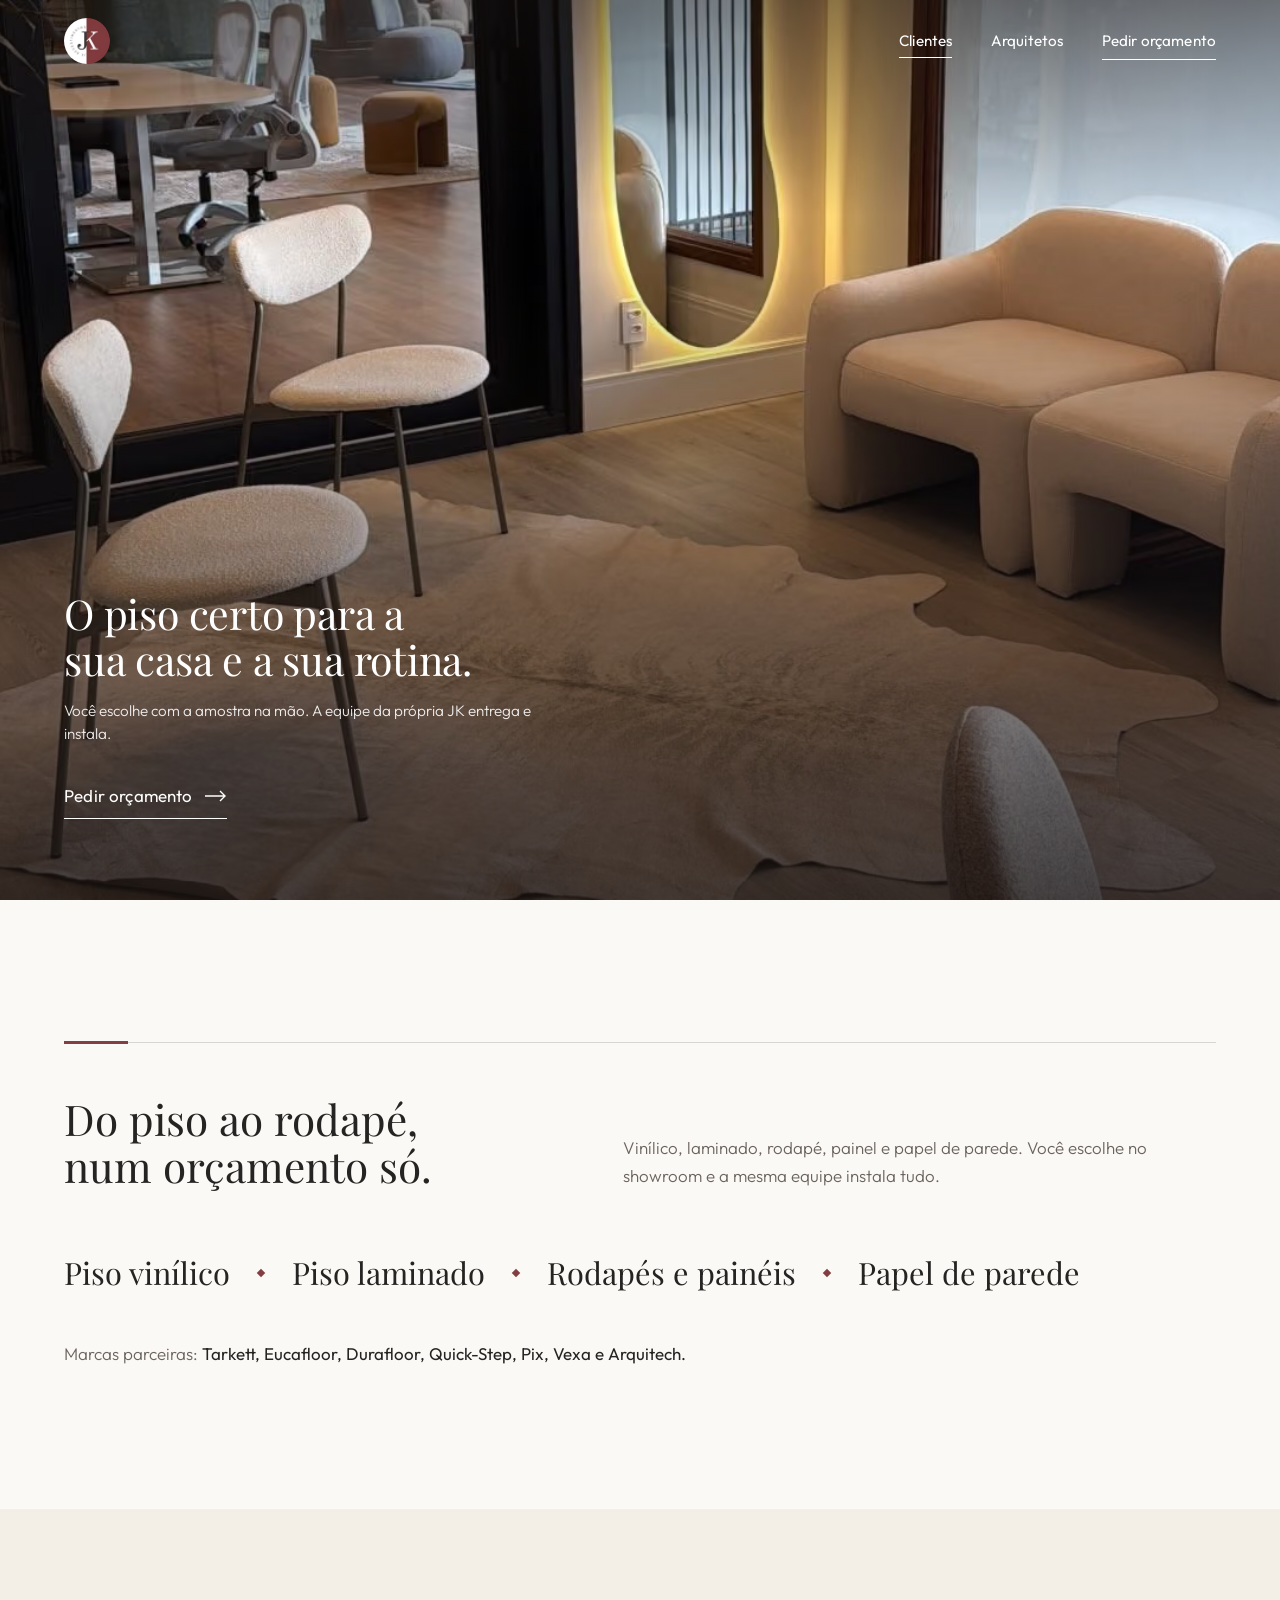
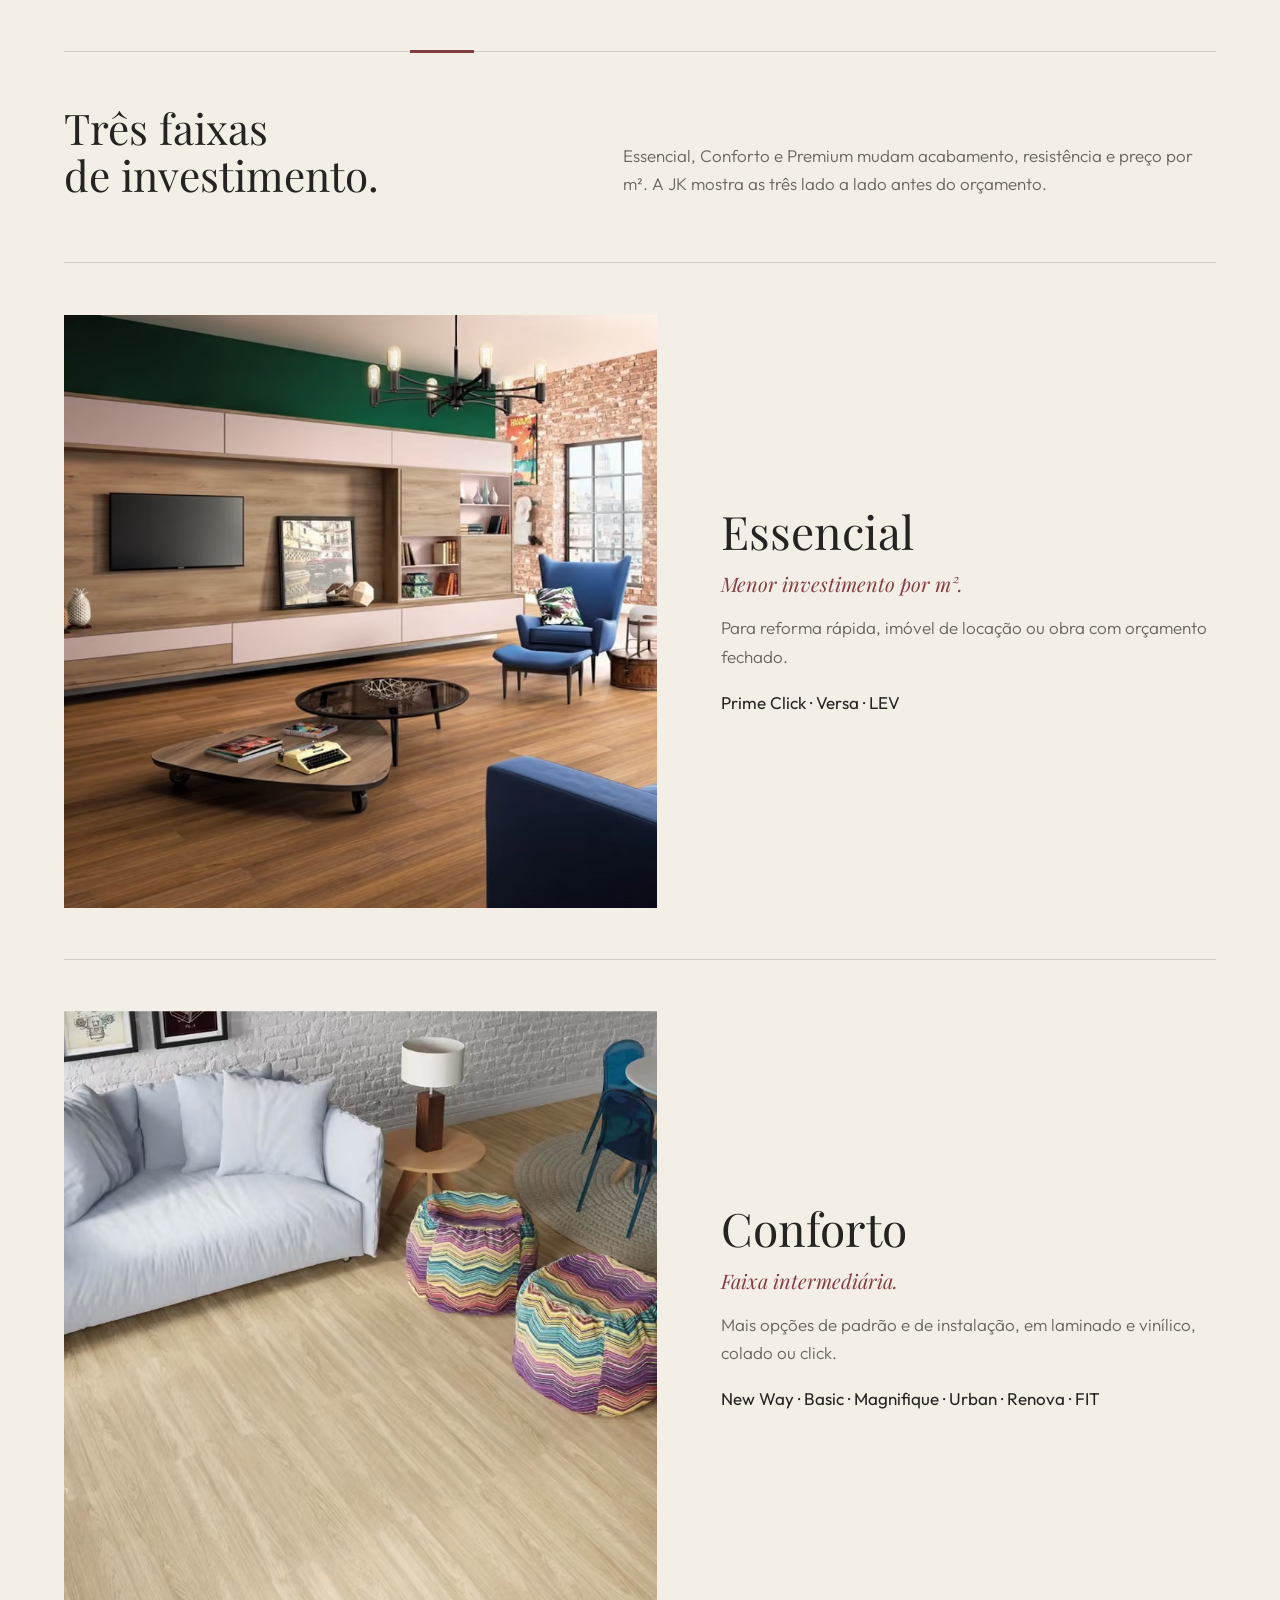
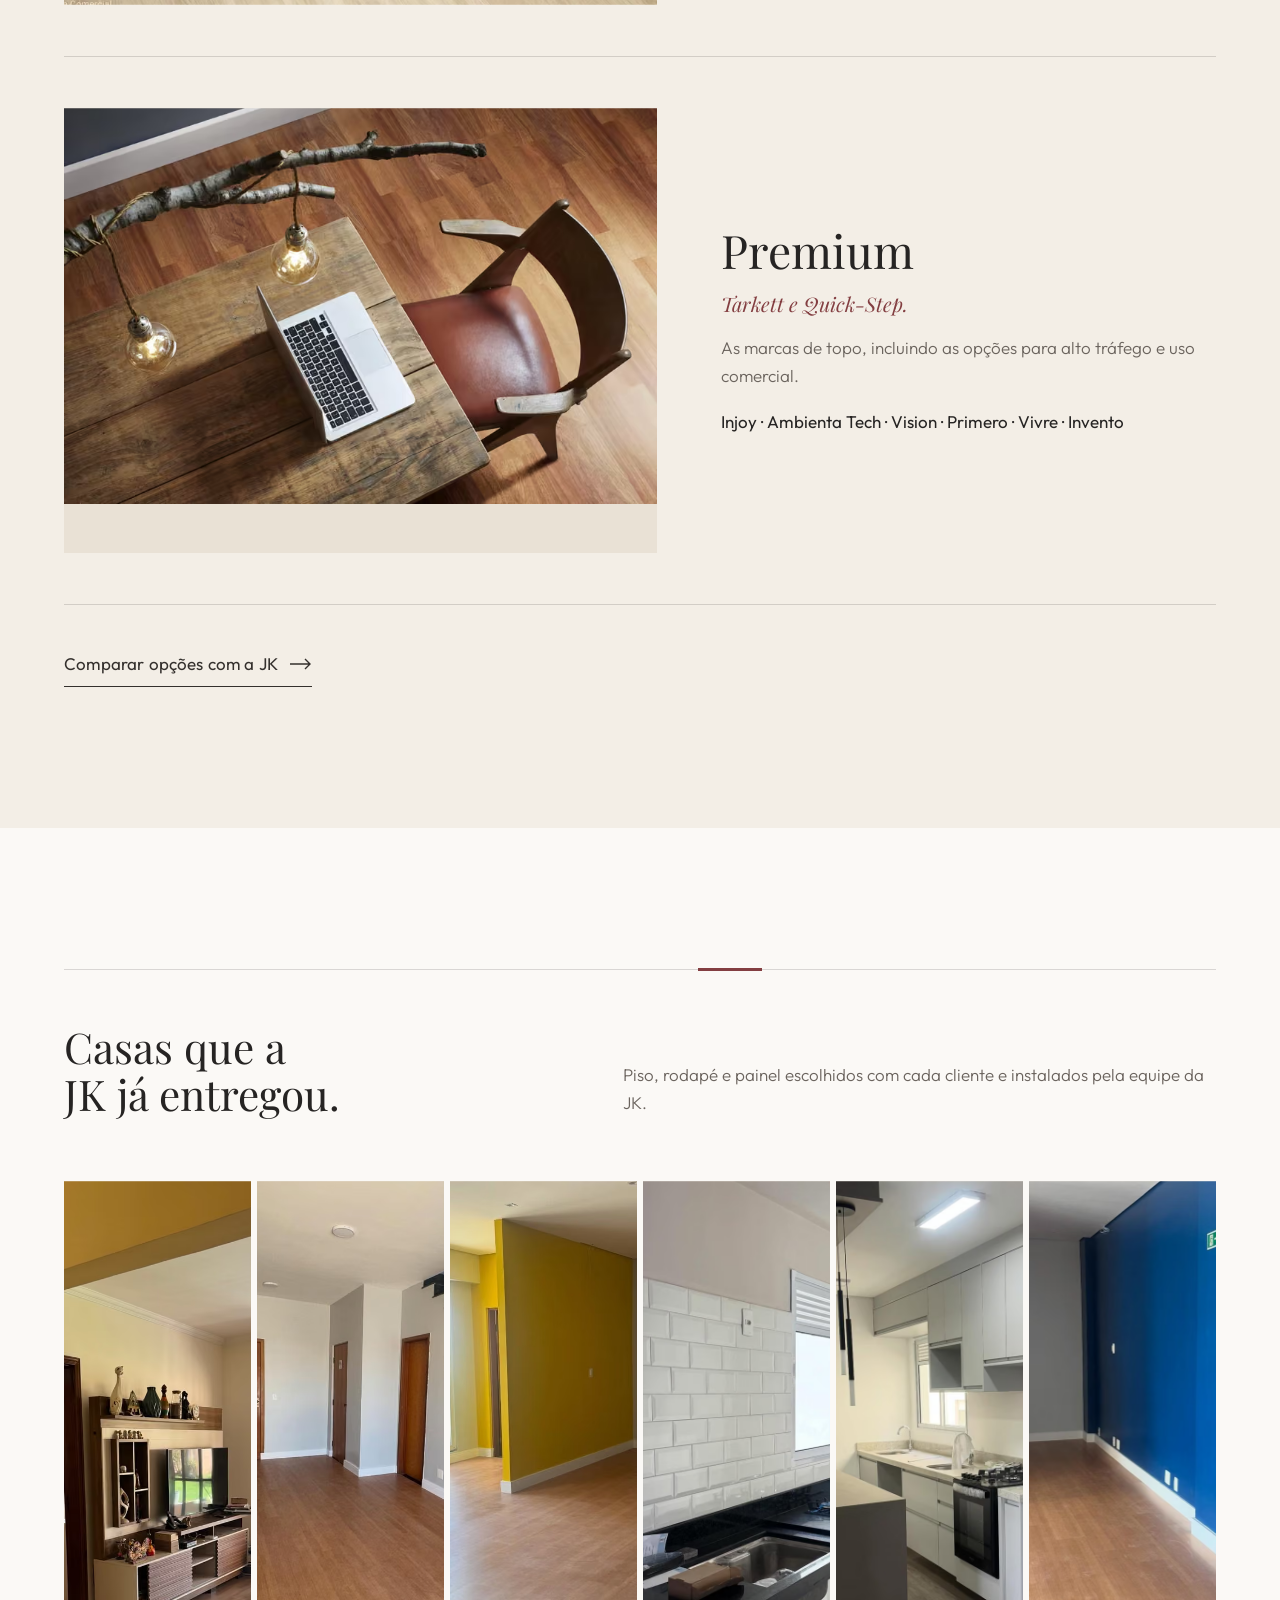
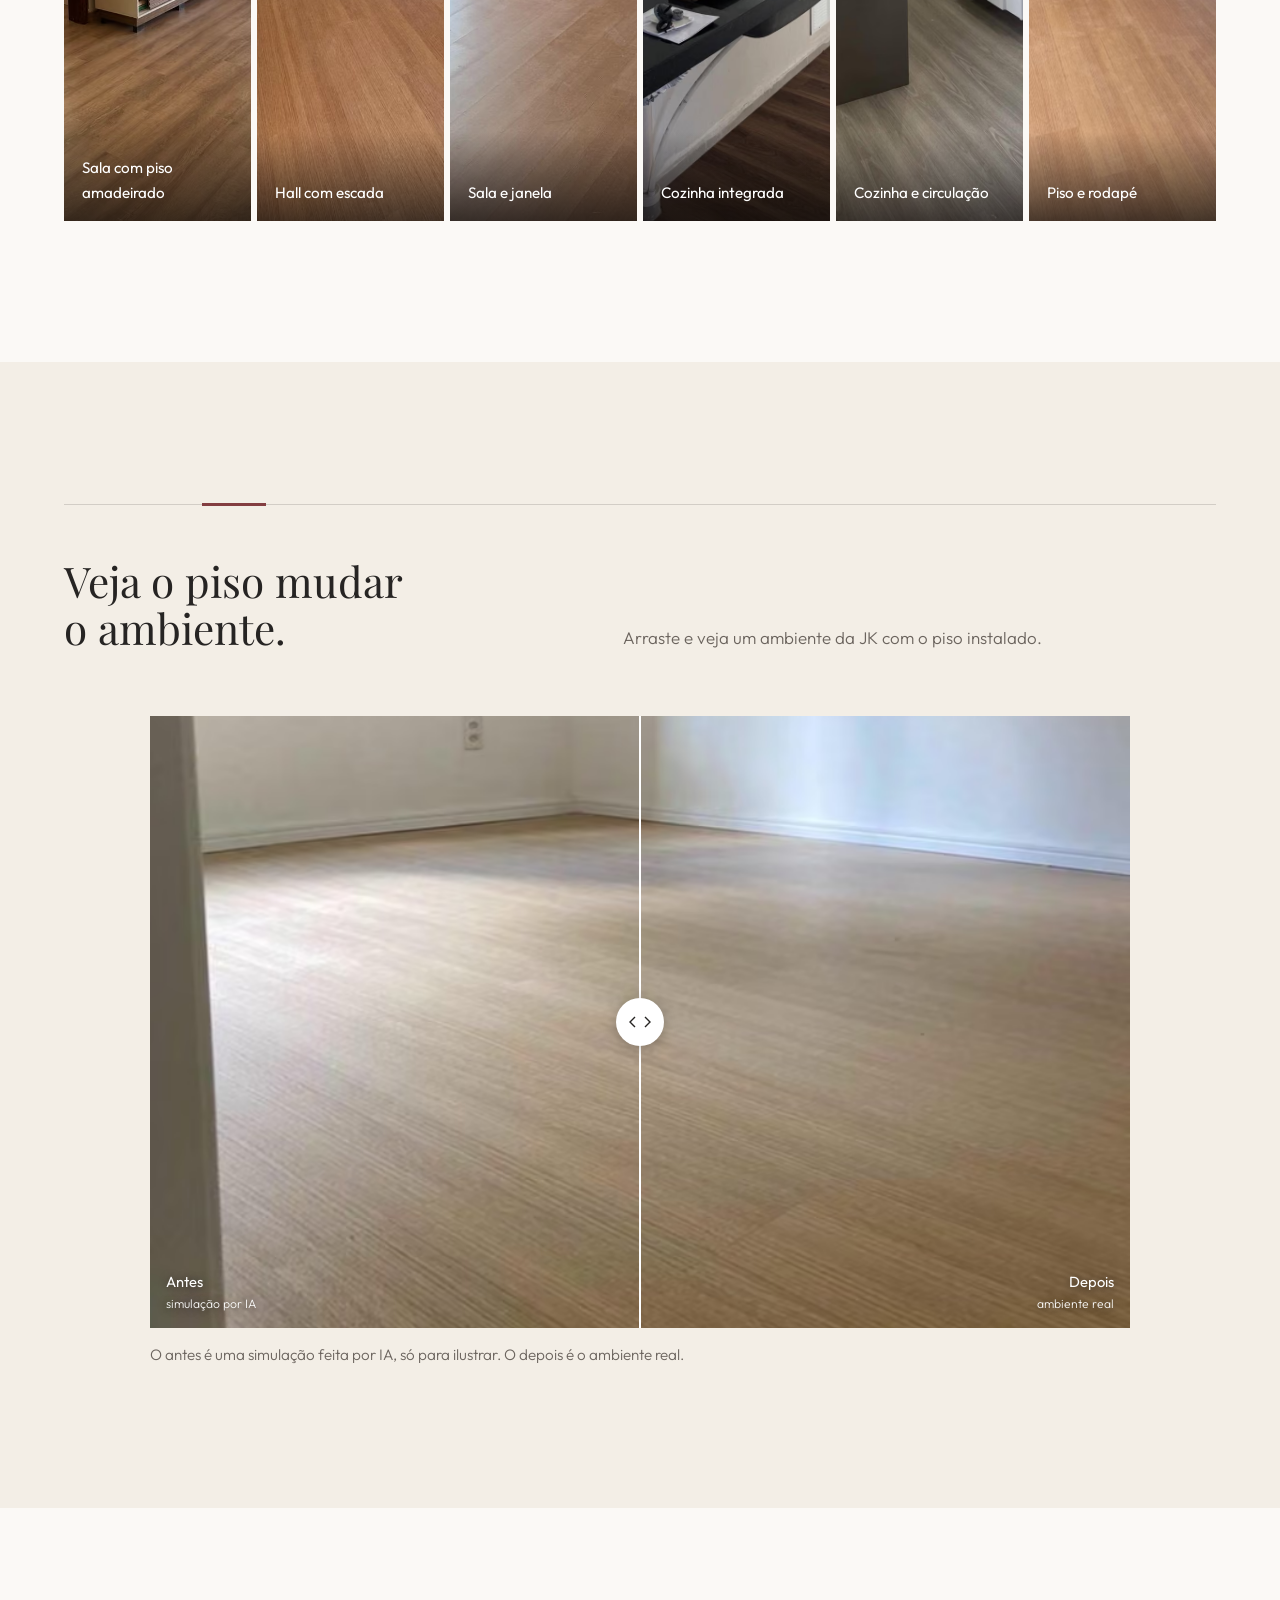
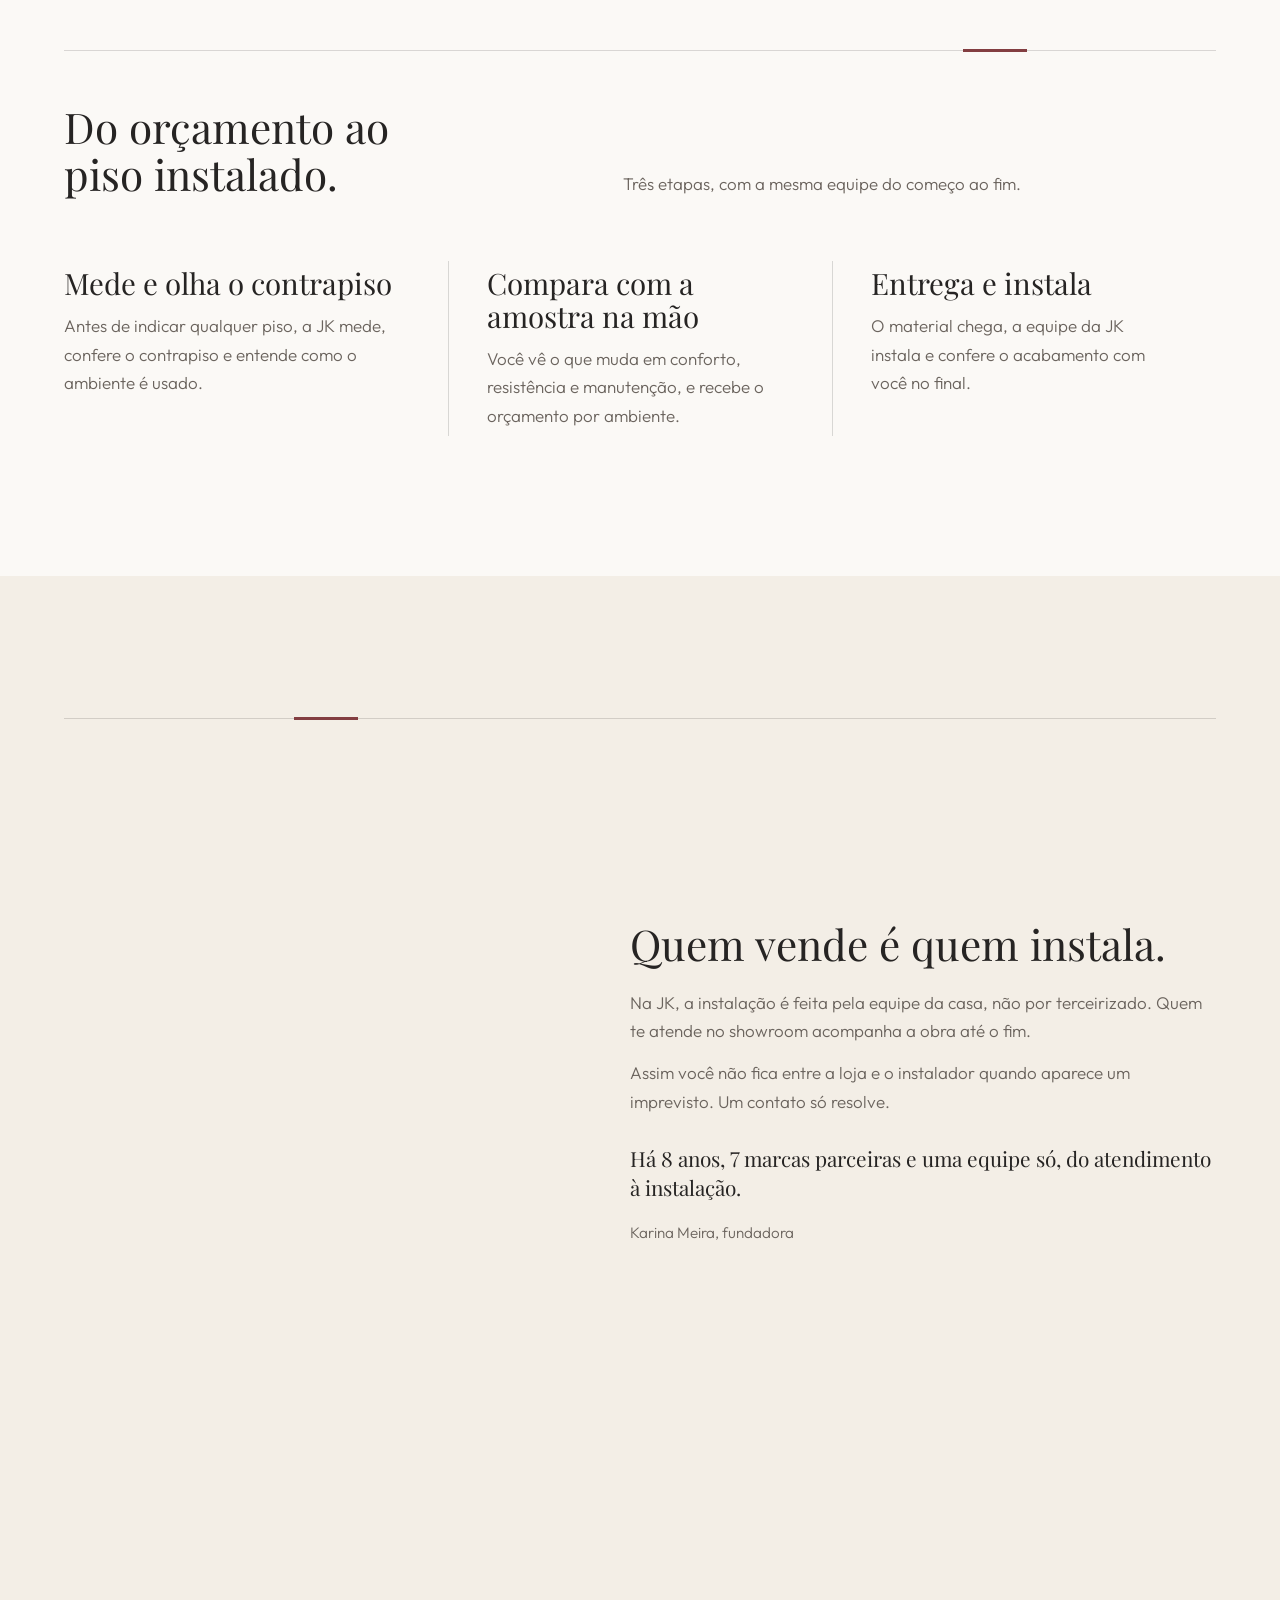
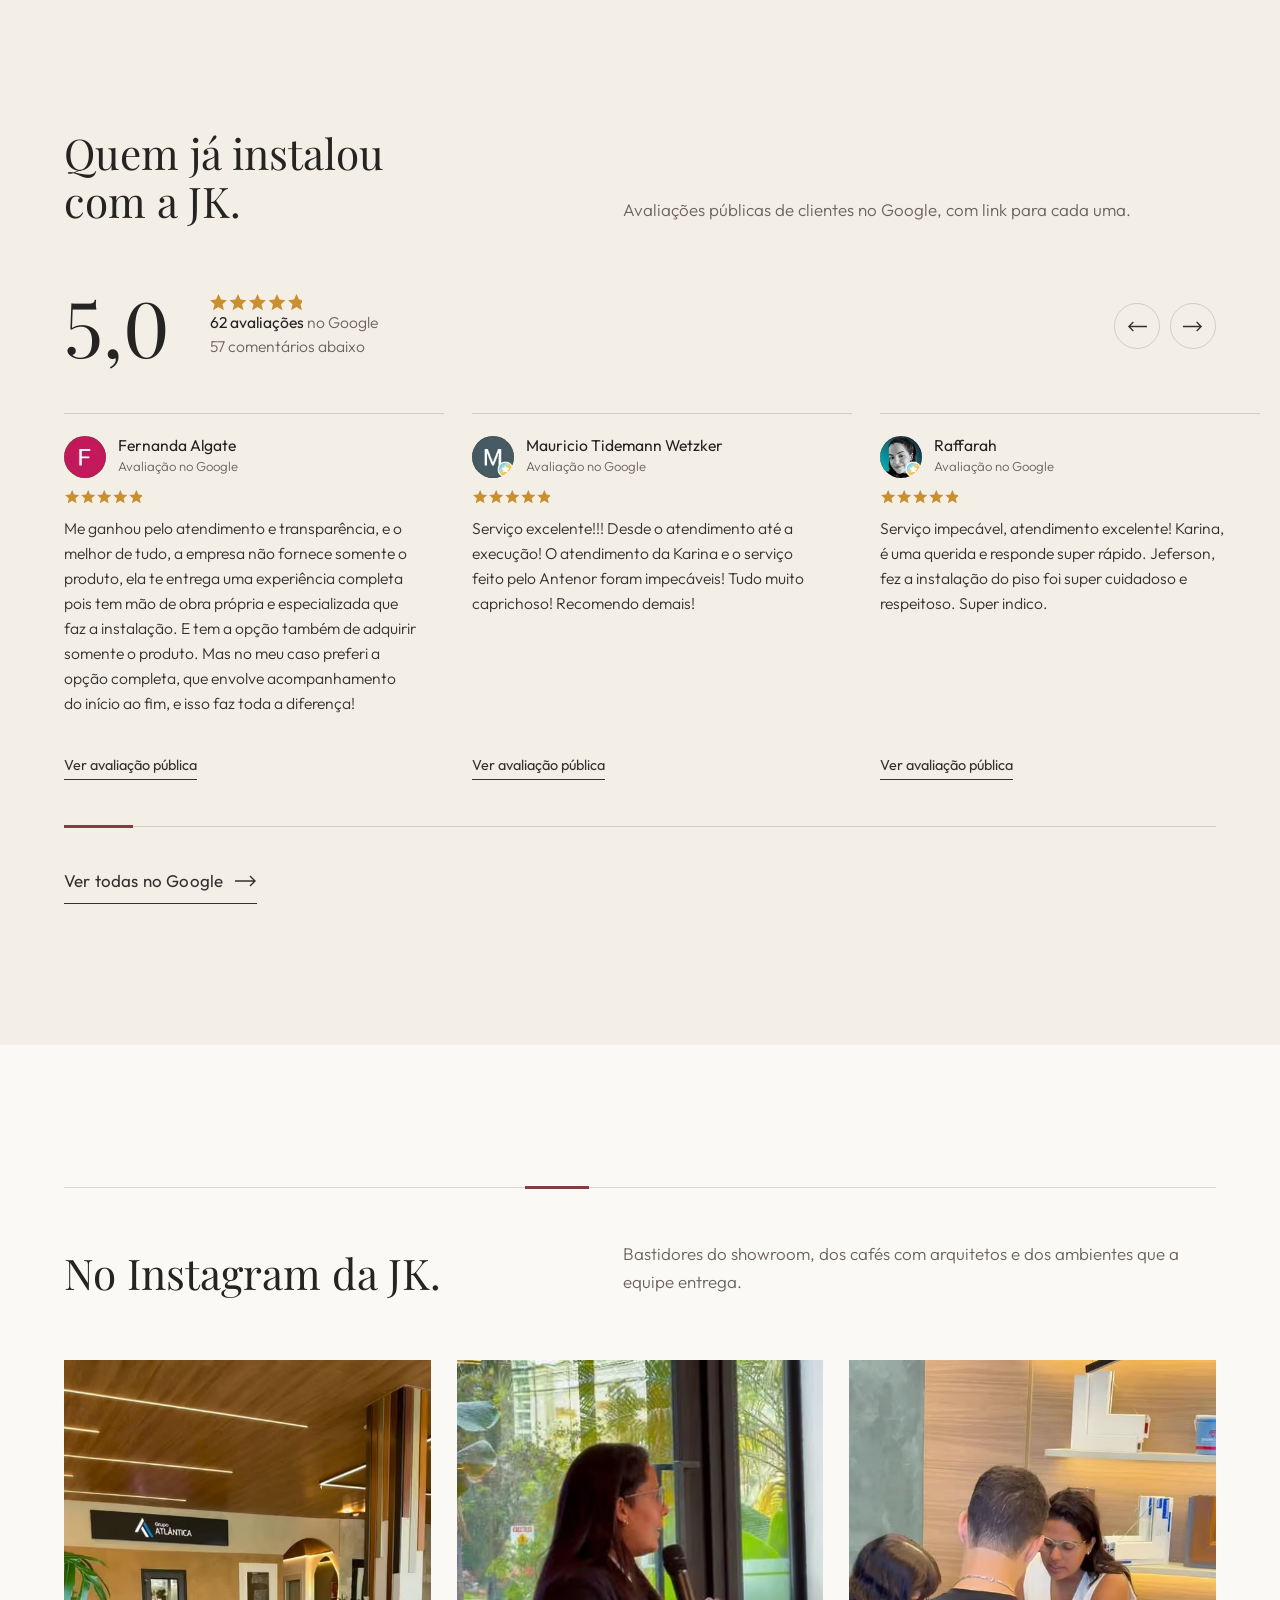
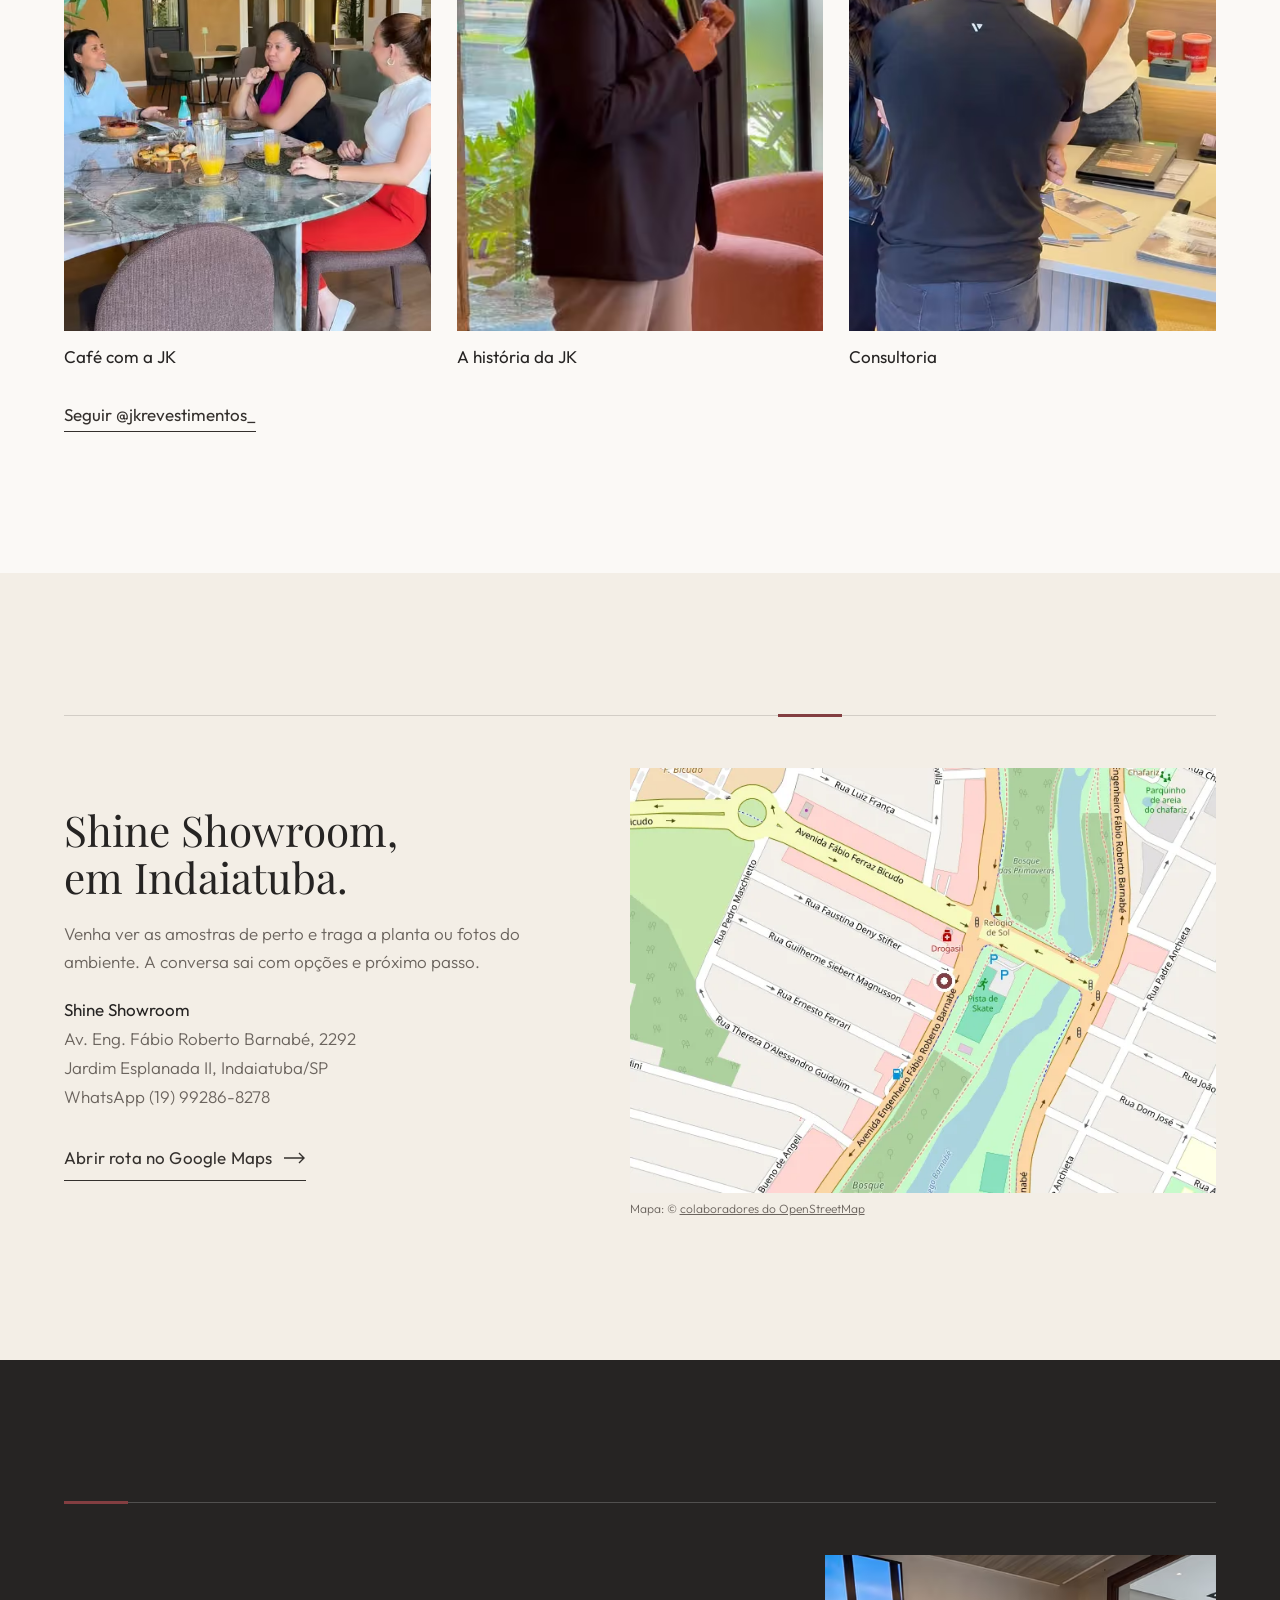
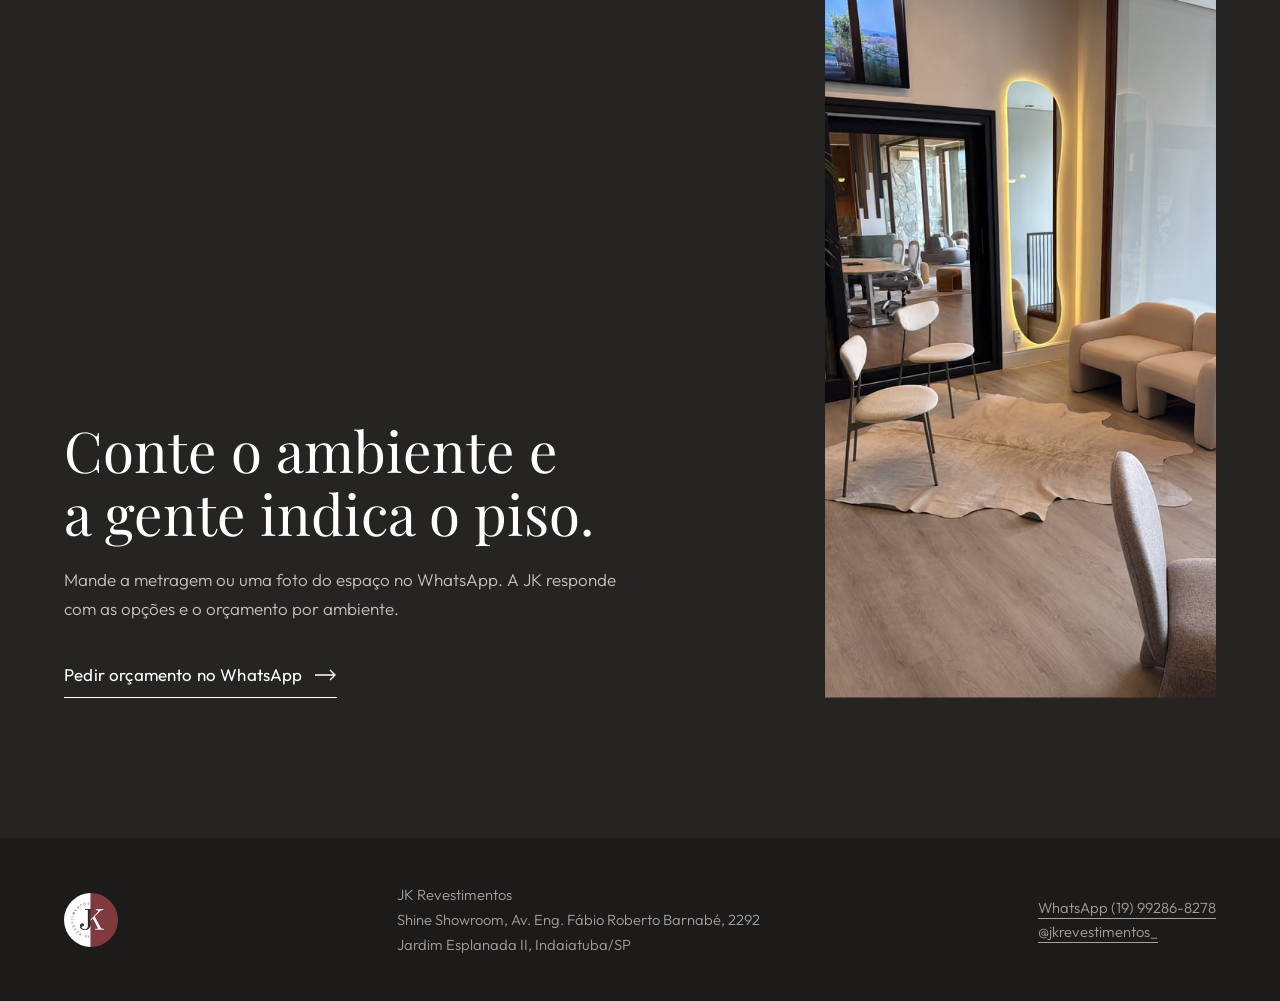
<file: v3/index.html>
<!doctype html>
<html lang="pt-BR">
<head>
<meta charset="utf-8">
<meta name="viewport" content="width=device-width,initial-scale=1,viewport-fit=cover">
<title>JK Revestimentos | Pisos, rodapés e revestimentos em Indaiatuba</title>
<meta name="description" content="Pisos vinílicos e laminados, rodapés e revestimentos em Indaiatuba. A JK compara materiais com você e cuida da entrega até a instalação.">
<meta name="robots" content="noindex, nofollow">
<meta name="theme-color" content="#262423">
<link rel="icon" href="favicon-32.png" sizes="32x32">
<link rel="apple-touch-icon" href="apple-touch-icon.png">
<link rel="preload" href="fonts/playfair.woff2" as="font" type="font/woff2" crossorigin>
<link rel="preload" href="fonts/outfit.woff2" as="font" type="font/woff2" crossorigin>
<link rel="preload" as="image" type="image/avif" media="(min-width:768px)" imagesrcset="img/capa1-d-800.avif 800w, img/capa1-d-1215.avif 1215w" imagesizes="100vw" fetchpriority="high"><link rel="preload" as="image" type="image/avif" media="(max-width:767px)" imagesrcset="img/capa1-m-520.avif 520w, img/capa1-m-780.avif 780w" imagesizes="100vw" fetchpriority="high">
<link rel="stylesheet" href="style.css">
<script>document.documentElement.className+=" js"</script>
</head>
<body>
<a class="skip" href="#main">Pular para o conteúdo</a>
<svg width="0" height="0" style="position:absolute" aria-hidden="true"><symbol id="star5" viewBox="0 0 92 17"><g fill="currentColor"><path transform="translate(0.0 0)" d="M8.5 0l2.5 5.6 6 .6-4.5 4 1.4 6-5.4-3.2-5.4 3.2 1.4-6-4.5-4 6-.6z"/><path transform="translate(19.5 0)" d="M8.5 0l2.5 5.6 6 .6-4.5 4 1.4 6-5.4-3.2-5.4 3.2 1.4-6-4.5-4 6-.6z"/><path transform="translate(39.0 0)" d="M8.5 0l2.5 5.6 6 .6-4.5 4 1.4 6-5.4-3.2-5.4 3.2 1.4-6-4.5-4 6-.6z"/><path transform="translate(58.5 0)" d="M8.5 0l2.5 5.6 6 .6-4.5 4 1.4 6-5.4-3.2-5.4 3.2 1.4-6-4.5-4 6-.6z"/><path transform="translate(78.0 0)" d="M8.5 0l2.5 5.6 6 .6-4.5 4 1.4 6-5.4-3.2-5.4 3.2 1.4-6-4.5-4 6-.6z"/></g></symbol></svg>
<header class="hdr"><a class="logo" href="" aria-label="JK Revestimentos, início"><img src="brand/jk-logo-96.webp" width="96" height="96" alt="JK Revestimentos"></a><nav aria-label="Principal"><a class="nav-sec" href="./" aria-current="page">Clientes</a><a class="nav-sec" href="arquitetos/">Arquitetos</a><a class="hdr-cta" href="https://wa.me/5519992868278?text=Ol%C3%A1%21%20Vim%20pelo%20site%20da%20JK%20e%20quero%20um%20or%C3%A7amento." target="_blank" rel="noopener">Pedir orçamento</a></nav></header><main id="main"><section class="hero" aria-label="Abertura"><picture class="slide on top" style="--pd:center 62%;--pm:56% 60%"><source media="(min-width:768px)" type="image/avif" srcset="img/capa1-d-800.avif 800w, img/capa1-d-1215.avif 1215w" sizes="100vw"><source media="(min-width:768px)" type="image/webp" srcset="img/capa1-d-800.webp 800w, img/capa1-d-1215.webp 1215w" sizes="100vw"><source type="image/avif" srcset="img/capa1-m-520.avif 520w, img/capa1-m-780.avif 780w" sizes="100vw"><source type="image/webp" srcset="img/capa1-m-520.webp 520w, img/capa1-m-780.webp 780w" sizes="100vw"><img src="img/capa1-m-780.jpg" width="780" height="1688" alt="Showroom da JK com piso de madeira clara, poltronas e espelho iluminado" fetchpriority="high" decoding="async"></picture><template id="hero-more"><picture class="slide" style="--pd:center 50%;--pm:center 55%"><source media="(min-width:768px)" type="image/avif" srcset="img/capa3-d-720.avif 720w, img/capa3-d-1080.avif 1080w" sizes="100vw"><source media="(min-width:768px)" type="image/webp" srcset="img/capa3-d-720.webp 720w, img/capa3-d-1080.webp 1080w" sizes="100vw"><source type="image/avif" srcset="img/capa3-m-420.avif 420w, img/capa3-m-600.avif 600w" sizes="100vw"><source type="image/webp" srcset="img/capa3-m-420.webp 420w, img/capa3-m-600.webp 600w" sizes="100vw"><img src="img/capa3-m-600.jpg" width="600" height="1350" alt="" decoding="async" aria-hidden="true"></picture><picture class="slide" style="--pd:center 60%;--pm:48% 60%"><source media="(min-width:768px)" type="image/avif" srcset="img/capa4-d-900.avif 900w, img/capa4-d-1440.avif 1440w" sizes="100vw"><source media="(min-width:768px)" type="image/webp" srcset="img/capa4-d-900.webp 900w, img/capa4-d-1440.webp 1440w" sizes="100vw"><source type="image/avif" srcset="img/capa4-m-520.avif 520w, img/capa4-m-780.avif 780w" sizes="100vw"><source type="image/webp" srcset="img/capa4-m-520.webp 520w, img/capa4-m-780.webp 780w" sizes="100vw"><img src="img/capa4-m-780.jpg" width="780" height="1600" alt="" decoding="async" aria-hidden="true"></picture></template><div class="planks" aria-hidden="true"><span style="--w:11;--d:0.0s"></span><span style="--w:9;--d:0.34s"></span><span style="--w:13;--d:0.12s"></span><span style="--w:10;--d:0.46s"></span><span style="--w:12;--d:0.06s"></span><span style="--w:9;--d:0.4s"></span><span style="--w:11;--d:0.18s"></span><span style="--w:13;--d:0.52s"></span><span style="--w:12;--d:0.26s"></span></div><div class="hero-in"><h1>O piso certo para a sua casa e a sua rotina.</h1><p class="lead">Você escolhe com a amostra na mão. A equipe da própria JK entrega e instala.</p><a class="cta draw" href="https://wa.me/5519992868278?text=Ol%C3%A1%21%20Vim%20pelo%20site%20da%20JK%20e%20quero%20um%20or%C3%A7amento." target="_blank" rel="noopener">Pedir orçamento<svg viewBox="0 0 22 12" fill="none" stroke="currentColor" stroke-width="1.4" aria-hidden="true"><path d="M0 6h20M15 1l5 5-5 5"/></svg></a></div></section><section class="sec" id="materiais" aria-labelledby="t-mat"><div class="wrap"><div class="joint" aria-hidden="true"><i style="--at:0"></i></div><div class="head rv"><h2 id="t-mat">Do piso ao rodapé, num orçamento só.</h2><p>Vinílico, laminado, rodapé, painel e papel de parede. Você escolhe no showroom e a mesma equipe instala tudo.</p></div><ul class="mats rv" aria-label="Soluções da JK"><li>Piso vinílico</li><li>Piso laminado</li><li>Rodapés e painéis</li><li>Papel de parede</li></ul><p class="brands rv">Marcas parceiras: <b>Tarkett, Eucafloor, Durafloor, Quick-Step, Pix, Vexa e Arquitech.</b></p></div></section><section class="sec ivory" id="linhas" aria-labelledby="t-lin"><div class="wrap"><div class="joint" aria-hidden="true"><i style="--at:30%"></i></div><div class="head rv"><h2 id="t-lin">Três faixas de investimento.</h2><p>Essencial, Conforto e Premium mudam acabamento, resistência e preço por m². A JK mostra as três lado a lado antes do orçamento.</p></div><div class="line-div"></div><div class="line-row"><div class="line-txt rv"><h3>Essencial</h3><p class="tag">Menor investimento por m².</p><p>Para reforma rápida, imóvel de locação ou obra com orçamento fechado.</p><p class="prods">Prime Click · Versa · LEV</p></div><div class="cut" style="--rd:.1s"><picture><source type="image/avif" srcset="img/p-prime-480.avif 480w, img/p-prime-800.avif 800w" sizes="(min-width:820px) 50vw, 100vw"><source type="image/webp" srcset="img/p-prime-480.webp 480w, img/p-prime-800.webp 800w" sizes="(min-width:820px) 50vw, 100vw"><img src="img/p-prime-800.webp" srcset="img/p-prime-480.webp 480w, img/p-prime-800.webp 800w" sizes="(min-width:820px) 50vw, 100vw" width="800" height="800" alt="Sala ampla com piso laminado Eucafloor Prime Click" loading="lazy" decoding="async"></picture></div></div><div class="line-div"></div><div class="line-row"><div class="line-txt rv"><h3>Conforto</h3><p class="tag">Faixa intermediária.</p><p>Mais opções de padrão e de instalação, em laminado e vinílico, colado ou click.</p><p class="prods">New Way · Basic · Magnifique · Urban · Renova · FIT</p></div><div class="cut" style="--rd:.1s"><picture><source type="image/avif" srcset="img/p-newway-480.avif 480w, img/p-newway-800.avif 800w" sizes="(min-width:820px) 50vw, 100vw"><source type="image/webp" srcset="img/p-newway-480.webp 480w, img/p-newway-800.webp 800w" sizes="(min-width:820px) 50vw, 100vw"><img src="img/p-newway-800.webp" srcset="img/p-newway-480.webp 480w, img/p-newway-800.webp 800w" sizes="(min-width:820px) 50vw, 100vw" width="800" height="800" alt="Sala com piso laminado Durafloor New Way Petrópolis" loading="lazy" decoding="async"></picture></div></div><div class="line-div"></div><div class="line-row"><div class="line-txt rv"><h3>Premium</h3><p class="tag">Tarkett e Quick-Step.</p><p>As marcas de topo, incluindo as opções para alto tráfego e uso comercial.</p><p class="prods">Injoy · Ambienta Tech · Vision · Primero · Vivre · Invento</p></div><div class="cut" style="--rd:.1s"><picture><source type="image/avif" srcset="img/p-ambienta-480.avif 480w, img/p-ambienta-800.avif 800w" sizes="(min-width:820px) 50vw, 100vw"><source type="image/webp" srcset="img/p-ambienta-480.webp 480w, img/p-ambienta-800.webp 800w" sizes="(min-width:820px) 50vw, 100vw"><img src="img/p-ambienta-800.webp" srcset="img/p-ambienta-480.webp 480w, img/p-ambienta-800.webp 800w" sizes="(min-width:820px) 50vw, 100vw" width="800" height="533" alt="Ambiente com piso Tarkett Ambienta Tech Grapia" loading="lazy" decoding="async"></picture></div></div><div class="line-div"></div><div class="after-lines rv"><a class="cta" href="https://wa.me/5519992868278?text=Ol%C3%A1%21%20Vim%20pelo%20site%20da%20JK%20e%20quero%20um%20or%C3%A7amento." target="_blank" rel="noopener">Comparar opções com a JK<svg viewBox="0 0 22 12" fill="none" stroke="currentColor" stroke-width="1.4" aria-hidden="true"><path d="M0 6h20M15 1l5 5-5 5"/></svg></a></div></div></section><section class="sec" id="ambientes" aria-labelledby="t-amb"><div class="wrap"><div class="joint" aria-hidden="true"><i style="--at:55%"></i></div><div class="head rv"><h2 id="t-amb">Casas que a JK já entregou.</h2><p>Piso, rodapé e painel escolhidos com cada cliente e instalados pela equipe da JK.</p></div><ul class="boards"><li tabindex="0" style="--rd:0.10s"><figure style="margin:0;position:absolute;inset:0"><picture><source type="image/avif" srcset="img/amb-1-480.avif 480w, img/amb-1-760.avif 760w" sizes="(min-width:820px) 40vw, 64vw"><source type="image/webp" srcset="img/amb-1-480.webp 480w, img/amb-1-760.webp 760w" sizes="(min-width:820px) 40vw, 64vw"><img src="img/amb-1-760.webp" srcset="img/amb-1-480.webp 480w, img/amb-1-760.webp 760w" sizes="(min-width:820px) 40vw, 64vw" width="760" height="1140" alt="Sala de estar com piso vinílico amadeirado instalado" loading="lazy" decoding="async"></picture><figcaption>Sala com piso amadeirado</figcaption></figure></li><li tabindex="0" style="--rd:0.19s"><figure style="margin:0;position:absolute;inset:0"><picture><source type="image/avif" srcset="img/amb-2-480.avif 480w, img/amb-2-760.avif 760w" sizes="(min-width:820px) 40vw, 64vw"><source type="image/webp" srcset="img/amb-2-480.webp 480w, img/amb-2-760.webp 760w" sizes="(min-width:820px) 40vw, 64vw"><img src="img/amb-2-760.webp" srcset="img/amb-2-480.webp 480w, img/amb-2-760.webp 760w" sizes="(min-width:820px) 40vw, 64vw" width="760" height="1140" alt="Hall com piso amadeirado contínuo e rodapé branco" loading="lazy" decoding="async"></picture><figcaption>Hall com escada</figcaption></figure></li><li tabindex="0" style="--rd:0.28s"><figure style="margin:0;position:absolute;inset:0"><picture><source type="image/avif" srcset="img/amb-3-480.avif 480w, img/amb-3-760.avif 760w" sizes="(min-width:820px) 40vw, 64vw"><source type="image/webp" srcset="img/amb-3-480.webp 480w, img/amb-3-760.webp 760w" sizes="(min-width:820px) 40vw, 64vw"><img src="img/amb-3-760.webp" srcset="img/amb-3-480.webp 480w, img/amb-3-760.webp 760w" sizes="(min-width:820px) 40vw, 64vw" width="760" height="1241" alt="Sala ampla com piso laminado claro e rodapé branco" loading="lazy" decoding="async"></picture><figcaption>Sala e janela</figcaption></figure></li><li tabindex="0" style="--rd:0.37s"><figure style="margin:0;position:absolute;inset:0"><picture><source type="image/avif" srcset="img/amb-4-480.avif 480w, img/amb-4-760.avif 760w" sizes="(min-width:820px) 40vw, 64vw"><source type="image/webp" srcset="img/amb-4-480.webp 480w, img/amb-4-760.webp 760w" sizes="(min-width:820px) 40vw, 64vw"><img src="img/amb-4-760.webp" srcset="img/amb-4-480.webp 480w, img/amb-4-760.webp 760w" sizes="(min-width:820px) 40vw, 64vw" width="760" height="1366" alt="Cozinha com bancada escura, revestimento branco e piso vinílico" loading="lazy" decoding="async"></picture><figcaption>Cozinha integrada</figcaption></figure></li><li tabindex="0" style="--rd:0.46s"><figure style="margin:0;position:absolute;inset:0"><picture><source type="image/avif" srcset="img/amb-5-480.avif 480w, img/amb-5-760.avif 760w" sizes="(min-width:820px) 40vw, 64vw"><source type="image/webp" srcset="img/amb-5-480.webp 480w, img/amb-5-760.webp 760w" sizes="(min-width:820px) 40vw, 64vw"><img src="img/amb-5-760.webp" srcset="img/amb-5-480.webp 480w, img/amb-5-760.webp 760w" sizes="(min-width:820px) 40vw, 64vw" width="760" height="1366" alt="Cozinha integrada com piso vinílico cinza" loading="lazy" decoding="async"></picture><figcaption>Cozinha e circulação</figcaption></figure></li><li tabindex="0" style="--rd:0.55s"><figure style="margin:0;position:absolute;inset:0"><picture><source type="image/avif" srcset="img/amb-6-480.avif 480w, img/amb-6-760.avif 760w" sizes="(min-width:820px) 40vw, 64vw"><source type="image/webp" srcset="img/amb-6-480.webp 480w, img/amb-6-760.webp 760w" sizes="(min-width:820px) 40vw, 64vw"><img src="img/amb-6-760.webp" srcset="img/amb-6-480.webp 480w, img/amb-6-760.webp 760w" sizes="(min-width:820px) 40vw, 64vw" width="760" height="1284" alt="Sala com piso amadeirado e rodapé branco junto à parede" loading="lazy" decoding="async"></picture><figcaption>Piso e rodapé</figcaption></figure></li></ul></div></section><section class="sec ivory" id="antes-depois" aria-labelledby="t-cmp"><div class="wrap"><div class="joint" aria-hidden="true"><i style="--at:12%"></i></div><div class="head rv"><h2 id="t-cmp">Veja o piso mudar o ambiente.</h2><p>Arraste e veja um ambiente da JK com o piso instalado.</p></div><div class="cmp-wrap rv"><div class="cmp" style="--pos:50%"><picture><source type="image/avif" srcset="img/depois-520.avif 520w, img/depois-800.avif 800w" sizes="(min-width:1000px) 980px, 100vw"><source type="image/webp" srcset="img/depois-520.webp 520w, img/depois-800.webp 800w" sizes="(min-width:1000px) 980px, 100vw"><img src="img/depois-800.webp" srcset="img/depois-520.webp 520w, img/depois-800.webp 800w" sizes="(min-width:1000px) 980px, 100vw" width="800" height="1000" alt="Sala com piso laminado claro instalado pela JK" loading="lazy" decoding="async"></picture><div class="before"><picture><source type="image/avif" srcset="img/antes-520.avif 520w, img/antes-800.avif 800w" sizes="(min-width:1000px) 980px, 100vw"><source type="image/webp" srcset="img/antes-520.webp 520w, img/antes-800.webp 800w" sizes="(min-width:1000px) 980px, 100vw"><img src="img/antes-800.webp" srcset="img/antes-520.webp 520w, img/antes-800.webp 800w" sizes="(min-width:1000px) 980px, 100vw" width="800" height="1000" alt="Mesma sala com contrapiso aparente, imagem simulada por IA" loading="lazy" decoding="async"></picture></div><div class="bar"></div><div class="knob"><svg viewBox="0 0 24 12" fill="none" stroke="currentColor" stroke-width="1.4" aria-hidden="true"><path d="M7 1L2 6l5 5M17 1l5 5-5 5"/></svg></div><span class="lbl l">Antes<small>simulação por IA</small></span><span class="lbl r">Depois<small>ambiente real</small></span><input type="range" min="0" max="100" value="50" aria-label="Comparar antes e depois"></div><p class="cmp-note">O antes é uma simulação feita por IA, só para ilustrar. O depois é o ambiente real.</p></div></div></section><section class="sec" id="processo" aria-labelledby="t-proc"><div class="wrap"><div class="joint" aria-hidden="true"><i style="--at:78%"></i></div><div class="head rv"><h2 id="t-proc">Do orçamento ao piso instalado.</h2><p>Três etapas, com a mesma equipe do começo ao fim.</p></div><div class="steps"><div class="step rv"><h3>Mede e olha o contrapiso</h3><p>Antes de indicar qualquer piso, a JK mede, confere o contrapiso e entende como o ambiente é usado.</p></div><div class="step rv" style="--rd:.12s"><h3>Compara com a amostra na mão</h3><p>Você vê o que muda em conforto, resistência e manutenção, e recebe o orçamento por ambiente.</p></div><div class="step rv" style="--rd:.24s"><h3>Entrega e instala</h3><p>O material chega, a equipe da JK instala e confere o acabamento com você no final.</p></div></div></div></section><section class="sec ivory" id="jk" aria-labelledby="t-jk"><div class="wrap"><div class="joint" aria-hidden="true"><i style="--at:20%"></i></div><div class="about"><div class="cut"><picture><source type="image/avif" srcset="img/karina-560.avif 560w, img/karina-900.avif 900w" sizes="(min-width:820px) 40vw, 100vw"><source type="image/webp" srcset="img/karina-560.webp 560w, img/karina-900.webp 900w" sizes="(min-width:820px) 40vw, 100vw"><img src="img/karina-900.webp" srcset="img/karina-560.webp 560w, img/karina-900.webp 900w" sizes="(min-width:820px) 40vw, 100vw" width="900" height="1146" alt="Karina Meira, fundadora da JK, à mesa com catálogos de pisos" loading="lazy" decoding="async"></picture></div><div class="rv"><h2 id="t-jk">Quem vende é quem instala.</h2><p>Na JK, a instalação é feita pela equipe da casa, não por terceirizado. Quem te atende no showroom acompanha a obra até o fim.</p><p>Assim você não fica entre a loja e o instalador quando aparece um imprevisto. Um contato só resolve.</p><p class="fact">Há 8 anos, 7 marcas parceiras e uma equipe só, do atendimento à instalação.</p><p class="who">Karina Meira, fundadora</p></div></div></div></section><section class="sec ivory" id="avaliacoes" aria-labelledby="t-rev"><div class="wrap" data-rev><div class="joint" aria-hidden="true"><i style="--at:0"></i></div><div class="head rv"><h2 id="t-rev">Quem já instalou com a JK.</h2><p>Avaliações públicas de clientes no Google, com link para cada uma.</p></div><div class="rev-top rv"><div class="score">5,0</div><div><svg class="stars" role="img" aria-label="5 estrelas"><use href="#star5"/></svg><div class="rev-meta"><b>62 avaliações</b> no Google<br>57 comentários abaixo</div></div><div class="rev-ctrl"><button class="arrow prev" type="button" aria-label="Avaliações anteriores"><svg viewBox="0 0 22 12" fill="none" stroke="currentColor" stroke-width="1.4" aria-hidden="true"><path d="M0 6h20M15 1l5 5-5 5"/></svg></button><button class="arrow next" type="button" aria-label="Próximas avaliações"><svg viewBox="0 0 22 12" fill="none" stroke="currentColor" stroke-width="1.4" aria-hidden="true"><path d="M0 6h20M15 1l5 5-5 5"/></svg></button></div></div><ul class="rev-list" aria-label="Avaliações de clientes"><li class="rev"><header><span class="av" data-i="F"><img src="av/00.webp" width="64" height="64" alt="" loading="lazy" decoding="async" onerror="this.remove()"></span><div><div class="n">Fernanda Algate</div><div class="s">Avaliação no Google</div></div></header><svg class="stars" role="img" aria-label="5 estrelas"><use href="#star5"/></svg><q>Me ganhou pelo atendimento e transparência, e o melhor de tudo, a empresa não fornece somente o produto, ela te entrega uma experiência completa pois tem mão de obra própria e especializada que faz a instalação. E tem a opção também de adquirir somente o produto. Mas no meu caso preferi a opção completa, que envolve acompanhamento do início ao fim, e isso faz toda a diferença!</q><a class="link" href="https://www.google.com/maps/contrib/112672199840340449472/reviews?hl=pt-BR" target="_blank" rel="noopener">Ver avaliação pública</a></li><li class="rev"><header><span class="av" data-i="M"><img src="av/01.webp" width="64" height="64" alt="" loading="lazy" decoding="async" onerror="this.remove()"></span><div><div class="n">Mauricio Tidemann Wetzker</div><div class="s">Avaliação no Google</div></div></header><svg class="stars" role="img" aria-label="5 estrelas"><use href="#star5"/></svg><q>Serviço excelente!!! Desde o atendimento até a execução! O atendimento da Karina e o serviço feito pelo Antenor foram impecáveis! Tudo muito caprichoso! Recomendo demais!</q><a class="link" href="https://www.google.com/maps/contrib/100209731523446931066/reviews?hl=pt-BR" target="_blank" rel="noopener">Ver avaliação pública</a></li><li class="rev"><header><span class="av" data-i="R"><img src="av/02.webp" width="64" height="64" alt="" loading="lazy" decoding="async" onerror="this.remove()"></span><div><div class="n">Raffarah</div><div class="s">Avaliação no Google</div></div></header><svg class="stars" role="img" aria-label="5 estrelas"><use href="#star5"/></svg><q>Serviço impecável, atendimento excelente! Karina, é uma querida e responde super rápido. Jeferson, fez a instalação do piso foi super cuidadoso e respeitoso. Super indico.</q><a class="link" href="https://www.google.com/maps/contrib/104608813586053037656/reviews?hl=pt-BR" target="_blank" rel="noopener">Ver avaliação pública</a></li><li class="rev"><header><span class="av" data-i="J"><img src="av/03.webp" width="64" height="64" alt="" loading="lazy" decoding="async" onerror="this.remove()"></span><div><div class="n">Joyce Brescansin</div><div class="s">Avaliação no Google</div></div></header><svg class="stars" role="img" aria-label="5 estrelas"><use href="#star5"/></svg><q>Muito satisfeita! Super comprometidos e atenciosos desde o primeiro contato. 0 dor de cabeça e o serviço ficou impecável, lindo !!</q><a class="link" href="https://www.google.com/maps/contrib/107206658222870465666/reviews?hl=pt-BR" target="_blank" rel="noopener">Ver avaliação pública</a></li><li class="rev"><header><span class="av" data-i="A"><img src="av/04.webp" width="64" height="64" alt="" loading="lazy" decoding="async" onerror="this.remove()"></span><div><div class="n">Amauri Ferreira</div><div class="s">Avaliação no Google</div></div></header><svg class="stars" role="img" aria-label="5 estrelas"><use href="#star5"/></svg><q>Muito satisfeito com os serviços prestados! Desde a primeira conversa até a finalização dos serviços, tudo ocorreu perfeitamente como acordado! Parabéns à toda a equipe!</q><a class="link" href="https://www.google.com/maps/contrib/109332929003695081033/reviews?hl=pt-BR" target="_blank" rel="noopener">Ver avaliação pública</a></li><li class="rev"><header><span class="av" data-i="J"><img src="av/05.webp" width="64" height="64" alt="" loading="lazy" decoding="async" onerror="this.remove()"></span><div><div class="n">Jenifer Santos</div><div class="s">Avaliação no Google</div></div></header><svg class="stars" role="img" aria-label="5 estrelas"><use href="#star5"/></svg><q>Atendimento da  Karina super prestativa e atenciosaTrabalho impecável atendeu todas expectativas parabéns pela qualidade no atendimento e serviço obrigada</q><a class="link" href="https://www.google.com/maps/contrib/101215437102831313277/reviews?hl=pt-BR" target="_blank" rel="noopener">Ver avaliação pública</a></li><li class="rev"><header><span class="av" data-i="R"><img src="av/06.webp" width="64" height="64" alt="" loading="lazy" decoding="async" onerror="this.remove()"></span><div><div class="n">RUI ANDERSON DE OLIVEIRA</div><div class="s">Avaliação no Google</div></div></header><svg class="stars" role="img" aria-label="5 estrelas"><use href="#star5"/></svg><q>ótimo atendimento, muito profissional, entregaram minha obra antes do prazo prometido,super recomendo pela confiança e transparênciamuito obrigado por tudo</q><a class="link" href="https://www.google.com/maps/contrib/101548103962590219749/reviews?hl=pt-BR" target="_blank" rel="noopener">Ver avaliação pública</a></li><li class="rev"><header><span class="av" data-i="G"><img src="av/07.webp" width="64" height="64" alt="" loading="lazy" decoding="async" onerror="this.remove()"></span><div><div class="n">Gabriel Arruda</div><div class="s">Avaliação no Google</div></div></header><svg class="stars" role="img" aria-label="5 estrelas"><use href="#star5"/></svg><q>Empresa muito boa que se compromete na entrega do servico, prestando apoio a todo momento, fiz uma grande reforma e com a ajuda da Karina foi finalizada rapidamente. Tive um pequeno contratempo com o box do banheiro onde o piso estava vazando, mas após identificado o problema ja foi rapidamente resolvido, terminando assim a obra</q><a class="link" href="https://www.google.com/maps/contrib/117420894437806202518/reviews?hl=pt-BR" target="_blank" rel="noopener">Ver avaliação pública</a></li><li class="rev"><header><span class="av" data-i="M"><img src="av/08.webp" width="64" height="64" alt="" loading="lazy" decoding="async" onerror="this.remove()"></span><div><div class="n">Maria Paula Dutra</div><div class="s">Avaliação no Google</div></div></header><svg class="stars" role="img" aria-label="5 estrelas"><use href="#star5"/></svg><q>Atendimento impecável, instalaram vinílico no meu apto e também as soleiras. Karina uma profissional muito cuidadosa, sempre foi muito prestativa com as minhas dúvidas, simpatia em pessoa. Fora o trabalho excepcional. Indico de olhos fechados.</q><a class="link" href="https://www.google.com/maps/contrib/111850819710357924420/reviews?hl=pt-BR" target="_blank" rel="noopener">Ver avaliação pública</a></li><li class="rev"><header><span class="av" data-i="A"><img src="av/09.webp" width="64" height="64" alt="" loading="lazy" decoding="async" onerror="this.remove()"></span><div><div class="n">Andreia Peruchi</div><div class="s">Avaliação no Google</div></div></header><svg class="stars" role="img" aria-label="5 estrelas"><use href="#star5"/></svg><q>Bom atendimento e execução do serviço, preço justo, rápida resolução de imprevistos.</q><a class="link" href="https://www.google.com/maps/contrib/118329433247173493060/reviews?hl=pt-BR" target="_blank" rel="noopener">Ver avaliação pública</a></li><li class="rev"><header><span class="av" data-i="L"><img src="av/10.webp" width="64" height="64" alt="" loading="lazy" decoding="async" onerror="this.remove()"></span><div><div class="n">Luciana Lulli</div><div class="s">Avaliação no Google</div></div></header><svg class="stars" role="img" aria-label="5 estrelas"><use href="#star5"/></svg><q>Maravilhosa demais ! Impecável, excelente e diferenciada . O atendimento da JK é o início de tudo , um momento personalizado onde a Karina para para ouvir e assim atender as expectativas . Se tratando do meu vinílico ela tirou todas as dúvidas e nos deu um leque de opções . A instalação foi perfeita , os prestadores de serviços dela são tão detalhistas quanto ela . E não tinha como mudar esse profissionalismo no revestimento da minha cozinha e no meu contrapiso. Impecável è milimetricamente calculado . Ela conseguiu ir além da expectativas, além do que sonhei ! Preço justíssimo…. Recomendo ela um milhão de vezes de olhos fechados , porque não tive uma dor de cabeça com nada e muito menos com prazos ! Karina pode voar pq suas asas são gigantes 🙏🙌🏻❤️</q><a class="link" href="https://www.google.com/maps/contrib/113491883467814639373/reviews?hl=pt-BR" target="_blank" rel="noopener">Ver avaliação pública</a></li><li class="rev"><header><span class="av" data-i="P"><img src="av/11.webp" width="64" height="64" alt="" loading="lazy" decoding="async" onerror="this.remove()"></span><div><div class="n">Paula Koller</div><div class="s">Avaliação no Google</div></div></header><svg class="stars" role="img" aria-label="5 estrelas"><use href="#star5"/></svg><q>A instalação do piso foi impecável! A equipe foi super profissional, rápida e deixou o ambiente lindo. Resultado ficou show! Recomendo muito! Pessoas muito legais e comprometidas.</q><a class="link" href="https://www.google.com/maps/contrib/107336793668338857840/reviews?hl=pt-BR" target="_blank" rel="noopener">Ver avaliação pública</a></li><li class="rev"><header><span class="av" data-i="M"><img src="av/12.webp" width="64" height="64" alt="" loading="lazy" decoding="async" onerror="this.remove()"></span><div><div class="n">Mayara Dionisio Garcia</div><div class="s">Avaliação no Google</div></div></header><svg class="stars" role="img" aria-label="5 estrelas"><use href="#star5"/></svg><q>Indico de olhos fechados! Fiz todo o piso laminado do meu apartamento, e também o revestimento do banheiro e da cozinha. Além de tudo ter sido entregue no mais alto padrão de qualidade e com rapidez (meu prazo era curto para mudar, e a Karina super entendeu!), a equipe da JK é MARAVILHOSA!</q><a class="link" href="https://www.google.com/maps/contrib/109097353620293447280/reviews?hl=pt-BR" target="_blank" rel="noopener">Ver avaliação pública</a></li><li class="rev"><header><span class="av" data-i="H"><img src="av/13.webp" width="64" height="64" alt="" loading="lazy" decoding="async" onerror="this.remove()"></span><div><div class="n">Helenice Chate</div><div class="s">Avaliação no Google</div></div></header><svg class="stars" role="img" aria-label="5 estrelas"><use href="#star5"/></svg><q>Gostei muito desde o primeiro contato, quando a Karina agendou o início da colocação do rodapé. Muito atenciosa e prestativa quando tive que alterar a data porque a Leroy Merlin não havia entregue o material. Quanto ao instalador, Jeferson, muito educado, atencioso e executou o serviço com eficiência, deixando tudo perfeito e limpinho. Recomendo os serviços da JK Revestimentos pelo excelente atendimento e respeito ao cliente. Parabéns e obrigada!</q><a class="link" href="https://www.google.com/maps/contrib/113382208412963192724/reviews?hl=pt-BR" target="_blank" rel="noopener">Ver avaliação pública</a></li><li class="rev"><header><span class="av" data-i="J"><img src="av/14.webp" width="64" height="64" alt="" loading="lazy" decoding="async" onerror="this.remove()"></span><div><div class="n">Joaquim Camilote Gomes</div><div class="s">Avaliação no Google</div></div></header><svg class="stars" role="img" aria-label="5 estrelas"><use href="#star5"/></svg><q>Atendimento ótimo e a instalação perfeita sem nenhuma irregularidade. Recomendo a empresa que é prestativa e com acompanhamento técnico durante e depois da instalação..</q><a class="link" href="https://www.google.com/maps/contrib/105589675329938500957/reviews?hl=pt-BR" target="_blank" rel="noopener">Ver avaliação pública</a></li><li class="rev"><header><span class="av" data-i="I"><img src="av/15.webp" width="64" height="64" alt="" loading="lazy" decoding="async" onerror="this.remove()"></span><div><div class="n">Isabela Caldato</div><div class="s">Avaliação no Google</div></div></header><svg class="stars" role="img" aria-label="5 estrelas"><use href="#star5"/></svg><q>Excelente atendimento e excelente trabalho, meus rodapés deram outra cara para o apartamento, indico o trabalho!!!</q><a class="link" href="https://www.google.com/maps/contrib/114395187356363090056/reviews?hl=pt-BR" target="_blank" rel="noopener">Ver avaliação pública</a></li><li class="rev"><header><span class="av" data-i="C"><img src="av/16.webp" width="64" height="64" alt="" loading="lazy" decoding="async" onerror="this.remove()"></span><div><div class="n">Camila Chiconato</div><div class="s">Avaliação no Google</div></div></header><svg class="stars" role="img" aria-label="5 estrelas"><use href="#star5"/></svg><q>Trabalho e atendimento maravilhosos, super cuidadosos e atenciosos! Com uma boa variedade de produtos! Amei o trabalho!</q><a class="link" href="https://www.google.com/maps/contrib/107737460401913873447/reviews?hl=pt-BR" target="_blank" rel="noopener">Ver avaliação pública</a></li><li class="rev"><header><span class="av" data-i="D"><img src="av/17.webp" width="64" height="64" alt="" loading="lazy" decoding="async" onerror="this.remove()"></span><div><div class="n">Dafne Dalaqua</div><div class="s">Avaliação no Google</div></div></header><svg class="stars" role="img" aria-label="5 estrelas"><use href="#star5"/></svg><q>Atendimento e serviço impecável !! Super indico, ajuda no que for preciso, o trabalho ficou lindo, vale a pena !!</q><a class="link" href="https://www.google.com/maps/contrib/112343024182984200916/reviews?hl=pt-BR" target="_blank" rel="noopener">Ver avaliação pública</a></li><li class="rev"><header><span class="av" data-i="B"><img src="av/18.webp" width="64" height="64" alt="" loading="lazy" decoding="async" onerror="this.remove()"></span><div><div class="n">Bruna Muriel</div><div class="s">Avaliação no Google</div></div></header><svg class="stars" role="img" aria-label="5 estrelas"><use href="#star5"/></svg><q>Amei o serviço, Karina com o atendido super humanizado, ela é organizada e a equipe muito competente, serviço de qualidade e eficiência! 🌹💜</q><a class="link" href="https://www.google.com/maps/contrib/101113093511397342660/reviews?hl=pt-BR" target="_blank" rel="noopener">Ver avaliação pública</a></li><li class="rev"><header><span class="av" data-i="V"><img src="av/19.webp" width="64" height="64" alt="" loading="lazy" decoding="async" onerror="this.remove()"></span><div><div class="n">Vitor Oliveira</div><div class="s">Avaliação no Google</div></div></header><svg class="stars" role="img" aria-label="5 estrelas"><use href="#star5"/></svg><q>Super atenciosos tanto virtualmente quanto pessoalmente, atenderam perfeitamente bem ao meu pedido, recomendo com 100% de segurança e com ótima qualidade!</q><a class="link" href="https://www.google.com/maps/contrib/102953319021589883539/reviews?hl=pt-BR" target="_blank" rel="noopener">Ver avaliação pública</a></li><li class="rev"><header><span class="av" data-i="T"><img src="av/20.webp" width="64" height="64" alt="" loading="lazy" decoding="async" onerror="this.remove()"></span><div><div class="n">Tatiane Macedo</div><div class="s">Avaliação no Google</div></div></header><svg class="stars" role="img" aria-label="5 estrelas"><use href="#star5"/></svg><q>Excelente!!!! Desde a assinatura do contrato de prestação de serviços, da execução, do atendimento e atenção nos pequenos detalhes. Recomendo a JK.</q><a class="link" href="https://www.google.com/maps/contrib/113809818359191214018/reviews?hl=pt-BR" target="_blank" rel="noopener">Ver avaliação pública</a></li><li class="rev"><header><span class="av" data-i="G"><img src="av/21.webp" width="64" height="64" alt="" loading="lazy" decoding="async" onerror="this.remove()"></span><div><div class="n">Gabriela Maia Ribeiro</div><div class="s">Avaliação no Google</div></div></header><svg class="stars" role="img" aria-label="5 estrelas"><use href="#star5"/></svg><q>Não tenho do que reclamar, só elogiar. Desde o atendimento até a execução e entrega do serviço perfeito!!!. Indico com certeza!! ❤️</q><a class="link" href="https://www.google.com/maps/contrib/106648423878555208626/reviews?hl=pt-BR" target="_blank" rel="noopener">Ver avaliação pública</a></li><li class="rev"><header><span class="av" data-i="L"><img src="av/22.webp" width="64" height="64" alt="" loading="lazy" decoding="async" onerror="this.remove()"></span><div><div class="n">Leeo Oliveira</div><div class="s">Avaliação no Google</div></div></header><svg class="stars" role="img" aria-label="5 estrelas"><use href="#star5"/></svg><q>A Karina é uma excelente profissional, que trata dos nossos sonhos com muita responsabilidade e qualidade, com uma equipe talentosa para exercer as atividades!</q><a class="link" href="https://www.google.com/maps/contrib/112736099248277752939/reviews?hl=pt-BR" target="_blank" rel="noopener">Ver avaliação pública</a></li><li class="rev"><header><span class="av" data-i="V"><img src="av/23.webp" width="64" height="64" alt="" loading="lazy" decoding="async" onerror="this.remove()"></span><div><div class="n">Vim, vi, venci.</div><div class="s">Avaliação no Google</div></div></header><svg class="stars" role="img" aria-label="5 estrelas"><use href="#star5"/></svg><q>A Karina me atendeu muito bem. A loja está um pouco escondida, mas qdo vc acha, é só alegria. Kkkkk</q><a class="link" href="https://www.google.com/maps/contrib/112026314232252046929/reviews?hl=pt-BR" target="_blank" rel="noopener">Ver avaliação pública</a></li><li class="rev"><header><span class="av" data-i="A"><img src="av/24.webp" width="64" height="64" alt="" loading="lazy" decoding="async" onerror="this.remove()"></span><div><div class="n">Andrea Blumtritt</div><div class="s">Avaliação no Google</div></div></header><svg class="stars" role="img" aria-label="5 estrelas"><use href="#star5"/></svg><q>Trabalho sempre executado com carinho e competência! Super indico. Gratidão por todas as vezes que tive a oportunidade de ter você comigo nos meus projetos. Que venha muito mais</q><a class="link" href="https://www.google.com/maps/contrib/105867941765902048511/reviews?hl=pt-BR" target="_blank" rel="noopener">Ver avaliação pública</a></li><li class="rev"><header><span class="av" data-i="D"><img src="av/25.webp" width="64" height="64" alt="" loading="lazy" decoding="async" onerror="this.remove()"></span><div><div class="n">Davi Rossi Ponce</div><div class="s">Avaliação no Google</div></div></header><svg class="stars" role="img" aria-label="5 estrelas"><use href="#star5"/></svg><q>Preço justo! Material de qualidade e instalação rápida! Recomendo muito!</q><a class="link" href="https://www.google.com/maps/contrib/105639026406385861577/reviews?hl=pt-BR" target="_blank" rel="noopener">Ver avaliação pública</a></li><li class="rev"><header><span class="av" data-i="K"><img src="av/26.webp" width="64" height="64" alt="" loading="lazy" decoding="async" onerror="this.remove()"></span><div><div class="n">Karina Coutinho</div><div class="s">Avaliação no Google</div></div></header><svg class="stars" role="img" aria-label="5 estrelas"><use href="#star5"/></svg><q>Indico de olhos fechados! Trabalho impecável, dentro do prazo e atendimento diferenciado. Simplesmente perfeita!</q><a class="link" href="https://www.google.com/maps/contrib/106789656732518168726/reviews?hl=pt-BR" target="_blank" rel="noopener">Ver avaliação pública</a></li><li class="rev"><header><span class="av" data-i="D"><img src="av/27.webp" width="64" height="64" alt="" loading="lazy" decoding="async" onerror="this.remove()"></span><div><div class="n">DEVANIR Cunha</div><div class="s">Avaliação no Google</div></div></header><svg class="stars" role="img" aria-label="5 estrelas"><use href="#star5"/></svg><q>Muito satisfeita com o trabalho, serviço realizado dentro do prazo, funcionários Vitor e Karina muito educados e dedicados em atender minhas necessidades, muito obrigado.</q><a class="link" href="https://www.google.com/maps/contrib/109303872977925216511/reviews?hl=pt-BR" target="_blank" rel="noopener">Ver avaliação pública</a></li><li class="rev"><header><span class="av" data-i="M"><img src="av/28.webp" width="64" height="64" alt="" loading="lazy" decoding="async" onerror="this.remove()"></span><div><div class="n">Maria Alessandra</div><div class="s">Avaliação no Google</div></div></header><svg class="stars" role="img" aria-label="5 estrelas"><use href="#star5"/></svg><q>Busquei a empresa através da indicação de um cliente, fui muito bem atendido, dentro do prazo determinado e execução com qualidade. Sandro -Imóveis Alfa Vita - Salto SP</q><a class="link" href="https://www.google.com/maps/contrib/101014349111952016137/reviews?hl=pt-BR" target="_blank" rel="noopener">Ver avaliação pública</a></li><li class="rev"><header><span class="av" data-i="S"><img src="av/29.webp" width="64" height="64" alt="" loading="lazy" decoding="async" onerror="this.remove()"></span><div><div class="n">SB Engenharia e Arquitetura</div><div class="s">Avaliação no Google</div></div></header><svg class="stars" role="img" aria-label="5 estrelas"><use href="#star5"/></svg><q>Loja incrível, com funcionários super atenciosos e prestativos, muita variedade de produtos, entrega e instalação sem atrasos , montagem limpa e organizada. Aqui você não é somente mais um cliente, eles personalizam cada atendimento, fazendo com que a relação entre loja e cliente seja harmoniosa.</q><a class="link" href="https://www.google.com/maps/contrib/110470541364660701117/reviews?hl=pt-BR" target="_blank" rel="noopener">Ver avaliação pública</a></li><li class="rev"><header><span class="av" data-i="V"><img src="av/30.webp" width="64" height="64" alt="" loading="lazy" decoding="async" onerror="this.remove()"></span><div><div class="n">Vanessa Parisoto</div><div class="s">Avaliação no Google</div></div></header><svg class="stars" role="img" aria-label="5 estrelas"><use href="#star5"/></svg><q>São impecáveis! Serviço limpo, muito bem feito e entrega no prazo! Recomendo.</q><a class="link" href="https://www.google.com/maps/contrib/111277948141232970157/reviews?hl=pt-BR" target="_blank" rel="noopener">Ver avaliação pública</a></li><li class="rev"><header><span class="av" data-i="S"><img src="av/31.webp" width="64" height="64" alt="" loading="lazy" decoding="async" onerror="this.remove()"></span><div><div class="n">Sara Chiconato</div><div class="s">Avaliação no Google</div></div></header><svg class="stars" role="img" aria-label="5 estrelas"><use href="#star5"/></svg><q>Minha casa ficou linda! Ótimo atendimento!</q><a class="link" href="https://www.google.com/maps/contrib/113347353655607235121/reviews?hl=pt-BR" target="_blank" rel="noopener">Ver avaliação pública</a></li><li class="rev"><header><span class="av" data-i="W"><img src="av/32.webp" width="64" height="64" alt="" loading="lazy" decoding="async" onerror="this.remove()"></span><div><div class="n">Wendel Michel</div><div class="s">Avaliação no Google</div></div></header><svg class="stars" role="img" aria-label="5 estrelas"><use href="#star5"/></svg><q>Serviço de qualidade e muito bem atendido pela Karina nota 10</q><a class="link" href="https://www.google.com/maps/contrib/104748631088679364352/reviews?hl=pt-BR" target="_blank" rel="noopener">Ver avaliação pública</a></li><li class="rev"><header><span class="av" data-i="V"><img src="av/33.webp" width="64" height="64" alt="" loading="lazy" decoding="async" onerror="this.remove()"></span><div><div class="n">Victorio Assumpção</div><div class="s">Avaliação no Google</div></div></header><svg class="stars" role="img" aria-label="5 estrelas"><use href="#star5"/></svg><q>Excelente atendimento, o laminado ficou perfeito! Atendeu todas as minhas expectativas e foram super compreensíveis.</q><a class="link" href="https://www.google.com/maps/contrib/110735706608790944095/reviews?hl=pt-BR" target="_blank" rel="noopener">Ver avaliação pública</a></li><li class="rev"><header><span class="av" data-i="G"><img src="av/34.webp" width="64" height="64" alt="" loading="lazy" decoding="async" onerror="this.remove()"></span><div><div class="n">Gabriela Marques</div><div class="s">Avaliação no Google</div></div></header><svg class="stars" role="img" aria-label="5 estrelas"><use href="#star5"/></svg><q>Obrigada Karina! Foi extremamente atenciosa e explicou tudo nos mínimos detalhes sobre o material que fomos à procura! ☺️🙏🏻</q><a class="link" href="https://www.google.com/maps/contrib/117917733519905220584/reviews?hl=pt-BR" target="_blank" rel="noopener">Ver avaliação pública</a></li><li class="rev"><header><span class="av" data-i="N"><img src="av/35.webp" width="64" height="64" alt="" loading="lazy" decoding="async" onerror="this.remove()"></span><div><div class="n">Nelci Machado</div><div class="s">Avaliação no Google</div></div></header><svg class="stars" role="img" aria-label="5 estrelas"><use href="#star5"/></svg><q>Excelente atendimento, produto de qualidade, meu apartamento ficou lindo, super recomendo.</q><a class="link" href="https://www.google.com/maps/contrib/114006925492058204624/reviews?hl=pt-BR" target="_blank" rel="noopener">Ver avaliação pública</a></li><li class="rev"><header><span class="av" data-i="T"><img src="av/36.webp" width="64" height="64" alt="" loading="lazy" decoding="async" onerror="this.remove()"></span><div><div class="n">Thais Costa</div><div class="s">Avaliação no Google</div></div></header><svg class="stars" role="img" aria-label="5 estrelas"><use href="#star5"/></svg><q>Ótimo atendimento, preço justo e serviço executado com excelência! Satisfação garantida!</q><a class="link" href="https://www.google.com/maps/contrib/105689567737529302772/reviews?hl=pt-BR" target="_blank" rel="noopener">Ver avaliação pública</a></li><li class="rev"><header><span class="av" data-i="F"><img src="av/37.webp" width="64" height="64" alt="" loading="lazy" decoding="async" onerror="this.remove()"></span><div><div class="n">Francisco Santos</div><div class="s">Avaliação no Google</div></div></header><svg class="stars" role="img" aria-label="5 estrelas"><use href="#star5"/></svg><q>Eu recomendo a todos excelentes pisos porcelanato  atendimento ótimo. Vou colocar na minha casa assim que terminar de construir. 👏👏</q><a class="link" href="https://www.google.com/maps/contrib/105039480336369746480/reviews?hl=pt-BR" target="_blank" rel="noopener">Ver avaliação pública</a></li><li class="rev"><header><span class="av" data-i="C"><img src="av/38.webp" width="64" height="64" alt="" loading="lazy" decoding="async" onerror="this.remove()"></span><div><div class="n">Chrislaine Andrade</div><div class="s">Avaliação no Google</div></div></header><svg class="stars" role="img" aria-label="5 estrelas"><use href="#star5"/></svg><q>Super recomendo, bem atenciosa, compreensível, acessível, ótimos  valores, produtos de primeira qualidade</q><a class="link" href="https://www.google.com/maps/contrib/107540410901569113670/reviews?hl=pt-BR" target="_blank" rel="noopener">Ver avaliação pública</a></li><li class="rev"><header><span class="av" data-i="C"><img src="av/39.webp" width="64" height="64" alt="" loading="lazy" decoding="async" onerror="this.remove()"></span><div><div class="n">Caetano Davoli</div><div class="s">Avaliação no Google</div></div></header><svg class="stars" role="img" aria-label="5 estrelas"><use href="#star5"/></svg><q>Empresa muito prestativa e atenciosa!! Serviço de extrema qualidade!!</q><a class="link" href="https://www.google.com/maps/contrib/110934094258604478036/reviews?hl=pt-BR" target="_blank" rel="noopener">Ver avaliação pública</a></li><li class="rev"><header><span class="av" data-i="J"><img src="av/40.webp" width="64" height="64" alt="" loading="lazy" decoding="async" onerror="this.remove()"></span><div><div class="n">Julia Siqueira</div><div class="s">Avaliação no Google</div></div></header><svg class="stars" role="img" aria-label="5 estrelas"><use href="#star5"/></svg><q>Excelente atendimento e trabalho impecável. Recomendo!</q><a class="link" href="https://www.google.com/maps/contrib/105028782258877699873/reviews?hl=pt-BR" target="_blank" rel="noopener">Ver avaliação pública</a></li><li class="rev"><header><span class="av" data-i="L"><img src="av/41.webp" width="64" height="64" alt="" loading="lazy" decoding="async" onerror="this.remove()"></span><div><div class="n">Leonardo Reche Gomes</div><div class="s">Avaliação no Google</div></div></header><svg class="stars" role="img" aria-label="5 estrelas"><use href="#star5"/></svg><q>Atendimento excelente!!!! Preço justo e feito no prazo estipulado!!! O piso do meu apartamento ficou lindo!!!! Loja muito boa!!!!</q><a class="link" href="https://www.google.com/maps/contrib/116679575498969009504/reviews?hl=pt-BR" target="_blank" rel="noopener">Ver avaliação pública</a></li><li class="rev"><header><span class="av" data-i="A"><img src="av/42.webp" width="64" height="64" alt="" loading="lazy" decoding="async" onerror="this.remove()"></span><div><div class="n">Andrei Gustavo</div><div class="s">Avaliação no Google</div></div></header><svg class="stars" role="img" aria-label="5 estrelas"><use href="#star5"/></svg><q>Loja top demais, atendimento excelente. Recomendo 100%!!</q><a class="link" href="https://www.google.com/maps/contrib/113497793560580835830/reviews?hl=pt-BR" target="_blank" rel="noopener">Ver avaliação pública</a></li><li class="rev"><header><span class="av" data-i="V"><img src="av/43.webp" width="64" height="64" alt="" loading="lazy" decoding="async" onerror="this.remove()"></span><div><div class="n">Vinicius Buarque</div><div class="s">Avaliação no Google</div></div></header><svg class="stars" role="img" aria-label="5 estrelas"><use href="#star5"/></svg><q>Parabéns o estabelecimento está lindo!! Com certeza será minha referência no segmento, Deus abençoe.</q><a class="link" href="https://www.google.com/maps/contrib/104526504644369352914/reviews?hl=pt-BR" target="_blank" rel="noopener">Ver avaliação pública</a></li><li class="rev"><header><span class="av" data-i="E"><img src="av/44.webp" width="64" height="64" alt="" loading="lazy" decoding="async" onerror="this.remove()"></span><div><div class="n">Erika Corso</div><div class="s">Avaliação no Google</div></div></header><svg class="stars" role="img" aria-label="5 estrelas"><use href="#star5"/></svg><q>Ótimo atendimento e muitas opções para quem quer construir ou reformar!</q><a class="link" href="https://www.google.com/maps/contrib/101065241763402197746/reviews?hl=pt-BR" target="_blank" rel="noopener">Ver avaliação pública</a></li><li class="rev"><header><span class="av" data-i="M"><img src="av/45.webp" width="64" height="64" alt="" loading="lazy" decoding="async" onerror="this.remove()"></span><div><div class="n">Marcos Bassi</div><div class="s">Avaliação no Google</div></div></header><svg class="stars" role="img" aria-label="5 estrelas"><use href="#star5"/></svg><q>Ótimo atendimento, ótima qualidade do serviço! Parabéns!</q><a class="link" href="https://www.google.com/maps/contrib/109828068331361435862/reviews?hl=pt-BR" target="_blank" rel="noopener">Ver avaliação pública</a></li><li class="rev"><header><span class="av" data-i="A"><img src="av/46.webp" width="64" height="64" alt="" loading="lazy" decoding="async" onerror="this.remove()"></span><div><div class="n">Ana Paula da Silva</div><div class="s">Avaliação no Google</div></div></header><svg class="stars" role="img" aria-label="5 estrelas"><use href="#star5"/></svg><q>Ótimo atendimento, muito capricho e agilidade.</q><a class="link" href="https://www.google.com/maps/contrib/109855516559303160635/reviews?hl=pt-BR" target="_blank" rel="noopener">Ver avaliação pública</a></li><li class="rev"><header><span class="av" data-i="A"><img src="av/47.webp" width="64" height="64" alt="" loading="lazy" decoding="async" onerror="this.remove()"></span><div><div class="n">Alex Pereira</div><div class="s">Avaliação no Google</div></div></header><svg class="stars" role="img" aria-label="5 estrelas"><use href="#star5"/></svg><q>Empresa excelente muito top melhor de tudo preço justo</q><a class="link" href="https://www.google.com/maps/contrib/102166856479183893727/reviews?hl=pt-BR" target="_blank" rel="noopener">Ver avaliação pública</a></li><li class="rev"><header><span class="av" data-i="A"><img src="av/48.webp" width="64" height="64" alt="" loading="lazy" decoding="async" onerror="this.remove()"></span><div><div class="n">Adriana Moser</div><div class="s">Avaliação no Google</div></div></header><svg class="stars" role="img" aria-label="5 estrelas"><use href="#star5"/></svg><q>Maravilhoso ,ótimo atendimento e ótimo trabalho super indico</q><a class="link" href="https://www.google.com/maps/contrib/117268392724571922460/reviews?hl=pt-BR" target="_blank" rel="noopener">Ver avaliação pública</a></li><li class="rev"><header><span class="av" data-i="D"><img src="av/49.webp" width="64" height="64" alt="" loading="lazy" decoding="async" onerror="this.remove()"></span><div><div class="n">Diego Claudino</div><div class="s">Avaliação no Google</div></div></header><svg class="stars" role="img" aria-label="5 estrelas"><use href="#star5"/></svg><q>Trampo maravilhoso super indico!!!👏👏🤩</q><a class="link" href="https://www.google.com/maps/contrib/111819429488594748195/reviews?hl=pt-BR" target="_blank" rel="noopener">Ver avaliação pública</a></li><li class="rev"><header><span class="av" data-i="M"><img src="av/50.webp" width="64" height="64" alt="" loading="lazy" decoding="async" onerror="this.remove()"></span><div><div class="n">Mariana Honorato</div><div class="s">Avaliação no Google</div></div></header><svg class="stars" role="img" aria-label="5 estrelas"><use href="#star5"/></svg><q>Fui muito bem atendida :)</q><a class="link" href="https://www.google.com/maps/contrib/112047816387476673434/reviews?hl=pt-BR" target="_blank" rel="noopener">Ver avaliação pública</a></li><li class="rev"><header><span class="av" data-i="L"><img src="av/51.webp" width="64" height="64" alt="" loading="lazy" decoding="async" onerror="this.remove()"></span><div><div class="n">leticia soares</div><div class="s">Avaliação no Google</div></div></header><svg class="stars" role="img" aria-label="5 estrelas"><use href="#star5"/></svg><q>Atendimento impecável!</q><a class="link" href="https://www.google.com/maps/contrib/114376632879036203900/reviews?hl=pt-BR" target="_blank" rel="noopener">Ver avaliação pública</a></li><li class="rev"><header><span class="av" data-i="R"><img src="av/52.webp" width="64" height="64" alt="" loading="lazy" decoding="async" onerror="this.remove()"></span><div><div class="n">Raissa Victoria</div><div class="s">Avaliação no Google</div></div></header><svg class="stars" role="img" aria-label="5 estrelas"><use href="#star5"/></svg><q>Otimo atendimento e praticidade</q><a class="link" href="https://www.google.com/maps/contrib/117339604231775863830/reviews?hl=pt-BR" target="_blank" rel="noopener">Ver avaliação pública</a></li><li class="rev"><header><span class="av" data-i="L"><img src="av/53.webp" width="64" height="64" alt="" loading="lazy" decoding="async" onerror="this.remove()"></span><div><div class="n">Leslie Oliveira</div><div class="s">Avaliação no Google</div></div></header><svg class="stars" role="img" aria-label="5 estrelas"><use href="#star5"/></svg><q>ATENDIMENTO EXCELENTE!!! ♥</q><a class="link" href="https://www.google.com/maps/contrib/108330471909195112947/reviews?hl=pt-BR" target="_blank" rel="noopener">Ver avaliação pública</a></li><li class="rev"><header><span class="av" data-i="A"><img src="av/54.webp" width="64" height="64" alt="" loading="lazy" decoding="async" onerror="this.remove()"></span><div><div class="n">Adriano Jesus</div><div class="s">Avaliação no Google</div></div></header><svg class="stars" role="img" aria-label="5 estrelas"><use href="#star5"/></svg><q>Experiência excelente, desde o orçamento, até a entrega dos serviços. Profissionais capacitados e muito qualificados . Bastante satisfeito e indicaria sem receio.</q><a class="link" href="https://www.google.com/maps/contrib/109206766945006089128/reviews?hl=pt-BR" target="_blank" rel="noopener">Ver avaliação pública</a></li><li class="rev"><header><span class="av" data-i="R"><img src="av/55.webp" width="64" height="64" alt="" loading="lazy" decoding="async" onerror="this.remove()"></span><div><div class="n">Rodolfo Lima</div><div class="s">Avaliação no Google</div></div></header><svg class="stars" role="img" aria-label="5 estrelas"><use href="#star5"/></svg><q>Fala turma, gostei bastante! Preço, qualidade e atendimento uma boa combinação. Instalação foi feita com qualidade, atendimento muito bom. Parabéns! Voltarei mais vezes para novos projetos, com certeza.</q><a class="link" href="https://www.google.com/maps/contrib/107568627109146449886/reviews?hl=pt-BR" target="_blank" rel="noopener">Ver avaliação pública</a></li><li class="rev"><header><span class="av" data-i="L"><img src="av/56.webp" width="64" height="64" alt="" loading="lazy" decoding="async" onerror="this.remove()"></span><div><div class="n">Luiz Henrique Vieira</div><div class="s">Avaliação no Google</div></div></header><svg class="stars" role="img" aria-label="5 estrelas"><use href="#star5"/></svg><q>Fiz a colocação de piso laminado com a JK e ocorreu tudo bem, enfatizando que o trabalho do instalador Jefferson é excelente,  muito atencioso, educado e caprichoso no que faz, na minha experiência parabenizo a todos da Equipe, ficando totalmente satisfeito até o presente momento.</q><a class="link" href="https://www.google.com/maps/contrib/110870483499789398700/reviews?hl=pt-BR" target="_blank" rel="noopener">Ver avaliação pública</a></li></ul><div class="prog" aria-hidden="true"><i></i></div><div class="rev-cta"><a class="cta" href="https://www.google.com/maps?cid=13007837064807200802" target="_blank" rel="noopener">Ver todas no Google<svg viewBox="0 0 22 12" fill="none" stroke="currentColor" stroke-width="1.4" aria-hidden="true"><path d="M0 6h20M15 1l5 5-5 5"/></svg></a></div></div></section><section class="sec" id="instagram" aria-labelledby="t-ig"><div class="wrap"><div class="joint" aria-hidden="true"><i style="--at:40%"></i></div><div class="head rv"><h2 id="t-ig">No Instagram da JK.</h2><p>Bastidores do showroom, dos cafés com arquitetos e dos ambientes que a equipe entrega.</p></div><ul class="ig"><li class="rv" style="--rd:0.0s"><a href="https://www.instagram.com/p/Dcj0wLYRVnt/" target="_blank" rel="noopener"><div class="cut"><picture><source type="image/avif" srcset="img/ig-cafe-560.avif 560w" sizes="(min-width:700px) 30vw, 72vw"><source type="image/webp" srcset="img/ig-cafe-560.webp 560w" sizes="(min-width:700px) 30vw, 72vw"><img src="img/ig-cafe-560.webp" srcset="img/ig-cafe-560.webp 560w" sizes="(min-width:700px) 30vw, 72vw" width="560" height="994" alt="Publicação do Instagram da JK: café às sextas no showroom" loading="lazy" decoding="async"></picture></div><span>Café com a JK</span></a></li><li class="rv" style="--rd:0.12s"><a href="https://www.instagram.com/p/DdHdKLcu4W_/" target="_blank" rel="noopener"><div class="cut"><picture><source type="image/avif" srcset="img/ig-historia-360.avif 360w" sizes="(min-width:700px) 30vw, 72vw"><source type="image/webp" srcset="img/ig-historia-360.webp 360w" sizes="(min-width:700px) 30vw, 72vw"><img src="img/ig-historia-360.webp" srcset="img/ig-historia-360.webp 360w" sizes="(min-width:700px) 30vw, 72vw" width="360" height="640" alt="Publicação do Instagram da JK: Karina contando a história da empresa" loading="lazy" decoding="async"></picture></div><span>A história da JK</span></a></li><li class="rv" style="--rd:0.24s"><a href="https://www.instagram.com/p/DarHidmRy-H/" target="_blank" rel="noopener"><div class="cut"><picture><source type="image/avif" srcset="img/ig-consultoria-560.avif 560w" sizes="(min-width:700px) 30vw, 72vw"><source type="image/webp" srcset="img/ig-consultoria-560.webp 560w" sizes="(min-width:700px) 30vw, 72vw"><img src="img/ig-consultoria-560.webp" srcset="img/ig-consultoria-560.webp 560w" sizes="(min-width:700px) 30vw, 72vw" width="560" height="994" alt="Publicação do Instagram da JK: atendimento de consultoria" loading="lazy" decoding="async"></picture></div><span>Consultoria</span></a></li></ul><div class="ig-foot rv"><a class="link" href="https://www.instagram.com/jkrevestimentos_/" target="_blank" rel="noopener">Seguir @jkrevestimentos_</a></div></div></section><section class="sec ivory" id="showroom" aria-labelledby="t-show"><div class="wrap"><div class="joint" aria-hidden="true"><i style="--at:62%"></i></div><div class="show"><div class="rv"><h2 id="t-show">Shine Showroom, em Indaiatuba.</h2><p style="color:var(--muted);margin-bottom:20px;max-width:30em">Venha ver as amostras de perto e traga a planta ou fotos do ambiente. A conversa sai com opções e próximo passo.</p><address><b>Shine Showroom</b><br>Av. Eng. Fábio Roberto Barnabé, 2292<br>Jardim Esplanada II, Indaiatuba/SP<br>WhatsApp (19) 99286-8278</address><a class="cta" href="https://www.google.com/maps/search/?api=1&query=JK+Revestimentos%2C+Av.+Eng.+F%C3%A1bio+Roberto+Barnab%C3%A9%2C+2292+-+Jardim+Esplanada%2C+Indaiatuba+-+SP%2C+13331-630" target="_blank" rel="noopener">Abrir rota no Google Maps<svg viewBox="0 0 22 12" fill="none" stroke="currentColor" stroke-width="1.4" aria-hidden="true"><path d="M0 6h20M15 1l5 5-5 5"/></svg></a></div><div class="rv" style="--rd:.15s"><a class="map" href="https://www.google.com/maps/search/?api=1&query=JK+Revestimentos%2C+Av.+Eng.+F%C3%A1bio+Roberto+Barnab%C3%A9%2C+2292+-+Jardim+Esplanada%2C+Indaiatuba+-+SP%2C+13331-630" target="_blank" rel="noopener" aria-label="Mapa do Shine Showroom: abrir rota no Google Maps"><img src="img/mapa.webp" width="717" height="520" alt="Mapa com a localização do Shine Showroom, na Av. Eng. Fábio Roberto Barnabé, em Indaiatuba" loading="lazy" decoding="async"></a><p class="attr">Mapa: © <a href="https://www.openstreetmap.org/copyright" target="_blank" rel="noopener">colaboradores do OpenStreetMap</a></p></div></div></div></section><section class="sec graphite close" id="contato" aria-labelledby="t-end"><div class="wrap"><div class="joint" aria-hidden="true"><i style="--at:0"></i></div><div class="close-grid"><div><h2 id="t-end" class="rv">Conte o ambiente e a gente indica o piso.</h2><p class="rv">Mande a metragem ou uma foto do espaço no WhatsApp. A JK responde com as opções e o orçamento por ambiente.</p><div class="rv"><a class="cta" href="https://wa.me/5519992868278?text=Ol%C3%A1%21%20Vim%20pelo%20site%20da%20JK%20e%20quero%20um%20or%C3%A7amento." target="_blank" rel="noopener">Pedir orçamento no WhatsApp<svg viewBox="0 0 22 12" fill="none" stroke="currentColor" stroke-width="1.4" aria-hidden="true"><path d="M0 6h20M15 1l5 5-5 5"/></svg></a></div></div><div class="cut"><picture><source type="image/avif" srcset="img/showroom-520.avif 520w, img/showroom-820.avif 820w" sizes="(min-width:820px) 30vw, 100vw"><source type="image/webp" srcset="img/showroom-520.webp 520w, img/showroom-820.webp 820w" sizes="(min-width:820px) 30vw, 100vw"><img src="img/showroom-820.webp" srcset="img/showroom-520.webp 520w, img/showroom-820.webp 820w" sizes="(min-width:820px) 30vw, 100vw" width="820" height="1558" alt="Showroom da JK com piso de madeira clara e espelho iluminado" loading="lazy" decoding="async"></picture></div></div></div></section></main><footer><div class="wrap"><a class="logo" href="./" aria-label="JK Revestimentos"><img src="brand/jk-logo-96.webp" width="54" height="54" alt="JK Revestimentos" loading="lazy"></a><address>JK Revestimentos<br>Shine Showroom, Av. Eng. Fábio Roberto Barnabé, 2292<br>Jardim Esplanada II, Indaiatuba/SP</address><div><a href="https://wa.me/5519992868278?text=Ol%C3%A1%21%20Vim%20pelo%20site%20da%20JK%20e%20quero%20um%20or%C3%A7amento." target="_blank" rel="noopener">WhatsApp (19) 99286-8278</a><br><a href="https://www.instagram.com/jkrevestimentos_/" target="_blank" rel="noopener">@jkrevestimentos_</a></div></div></footer><script src="app.js" defer></script></body></html>
</file>
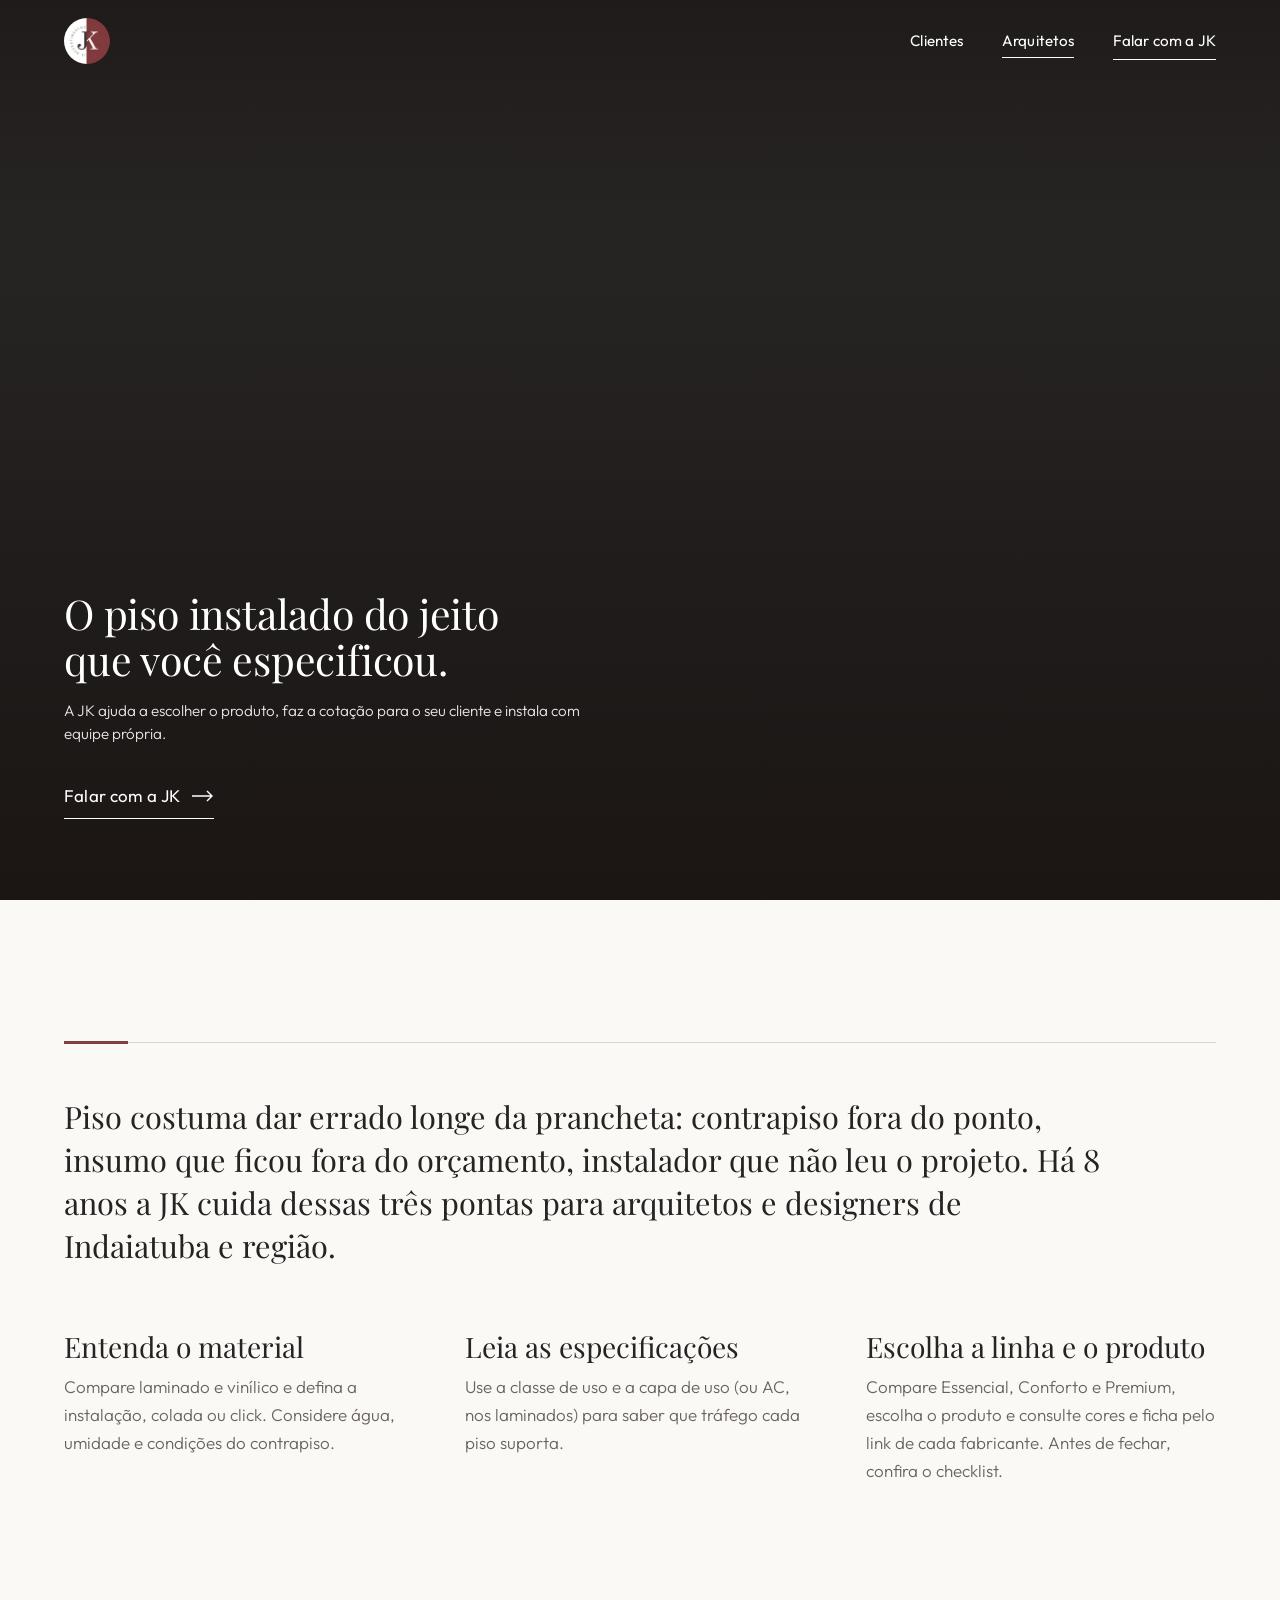
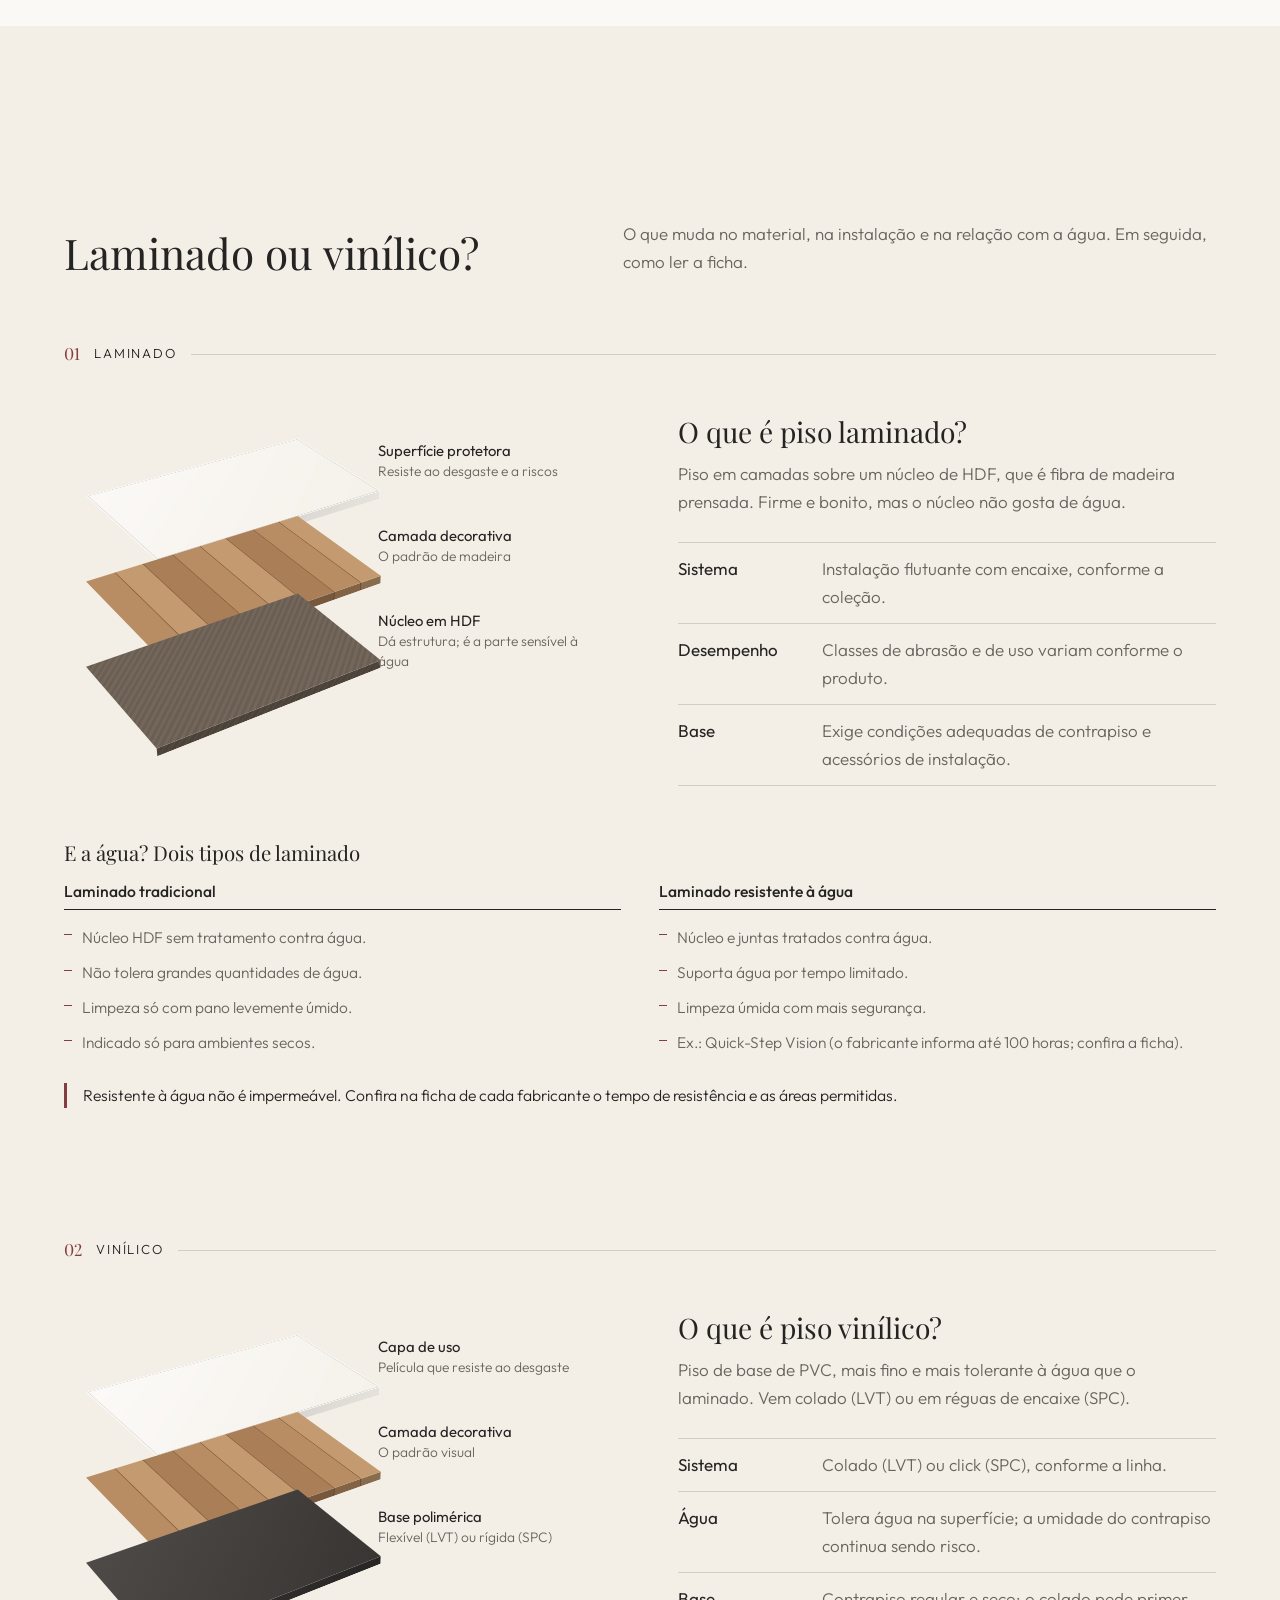
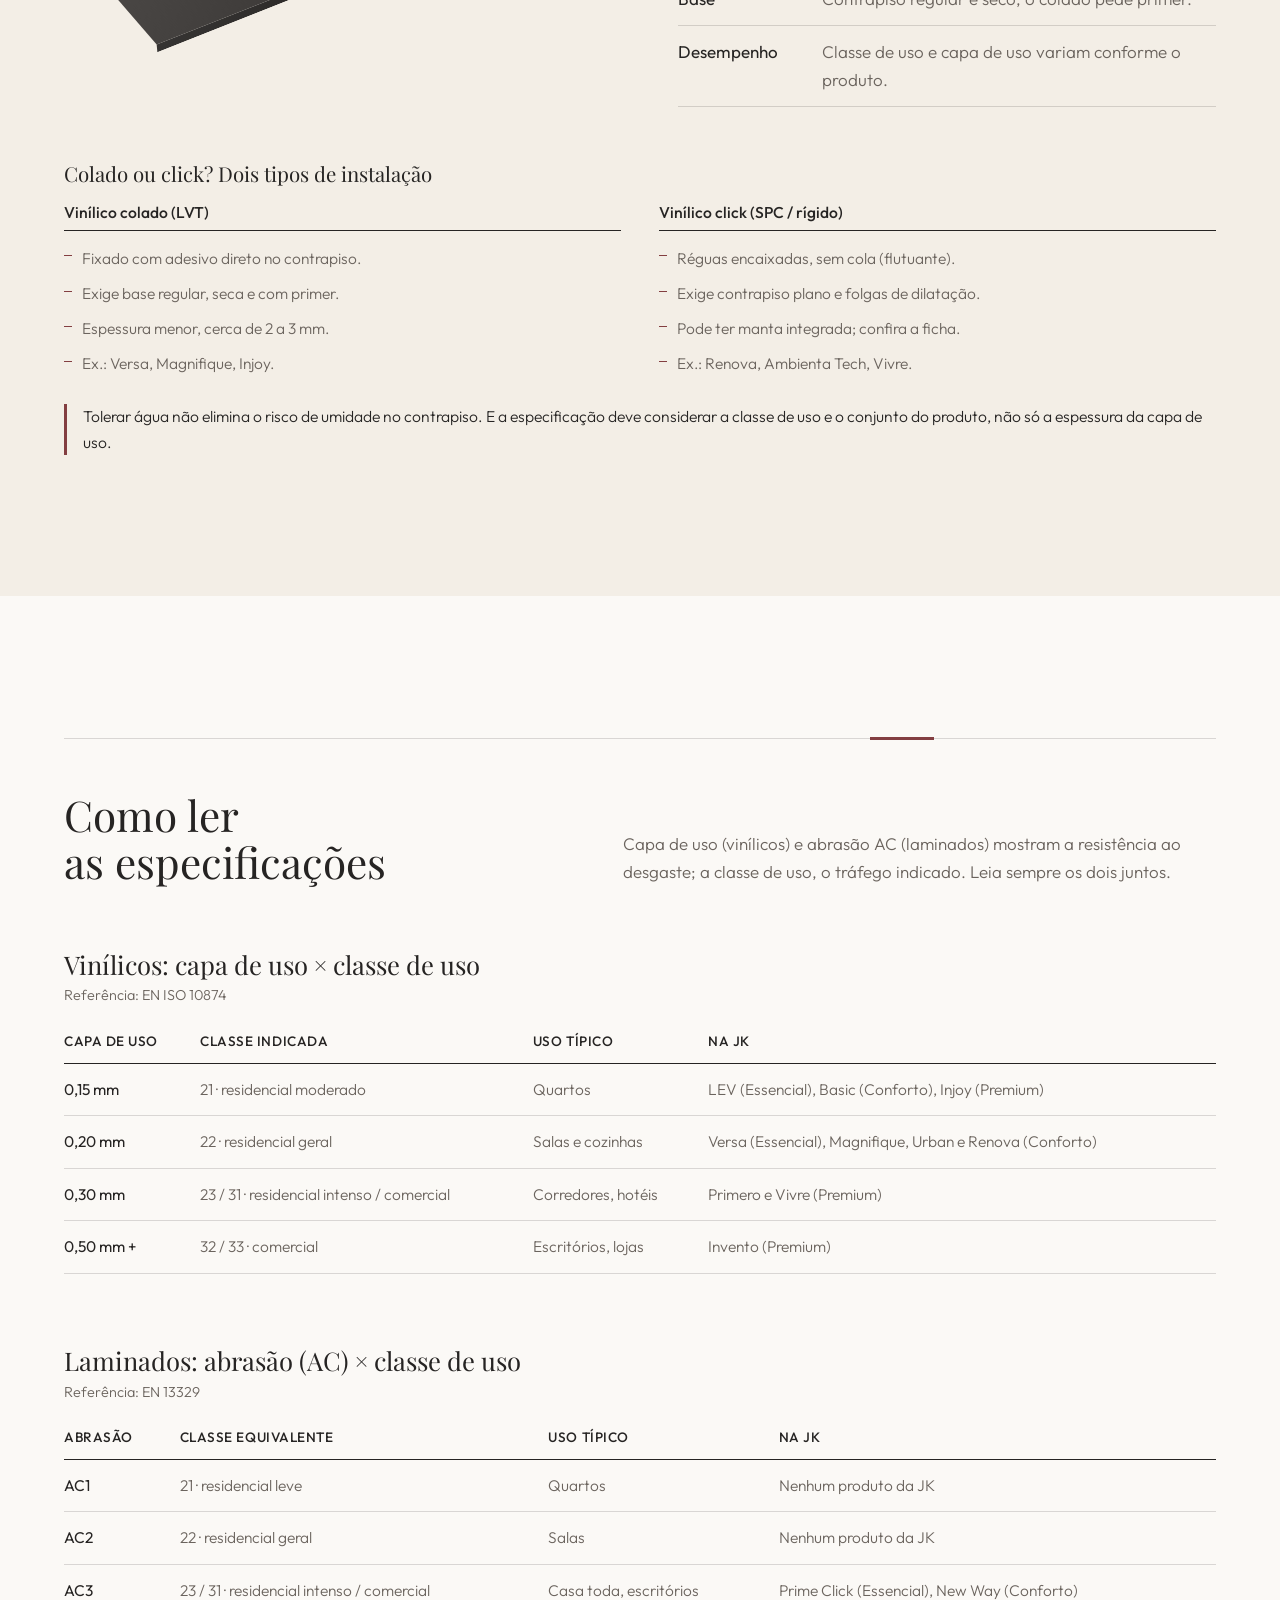
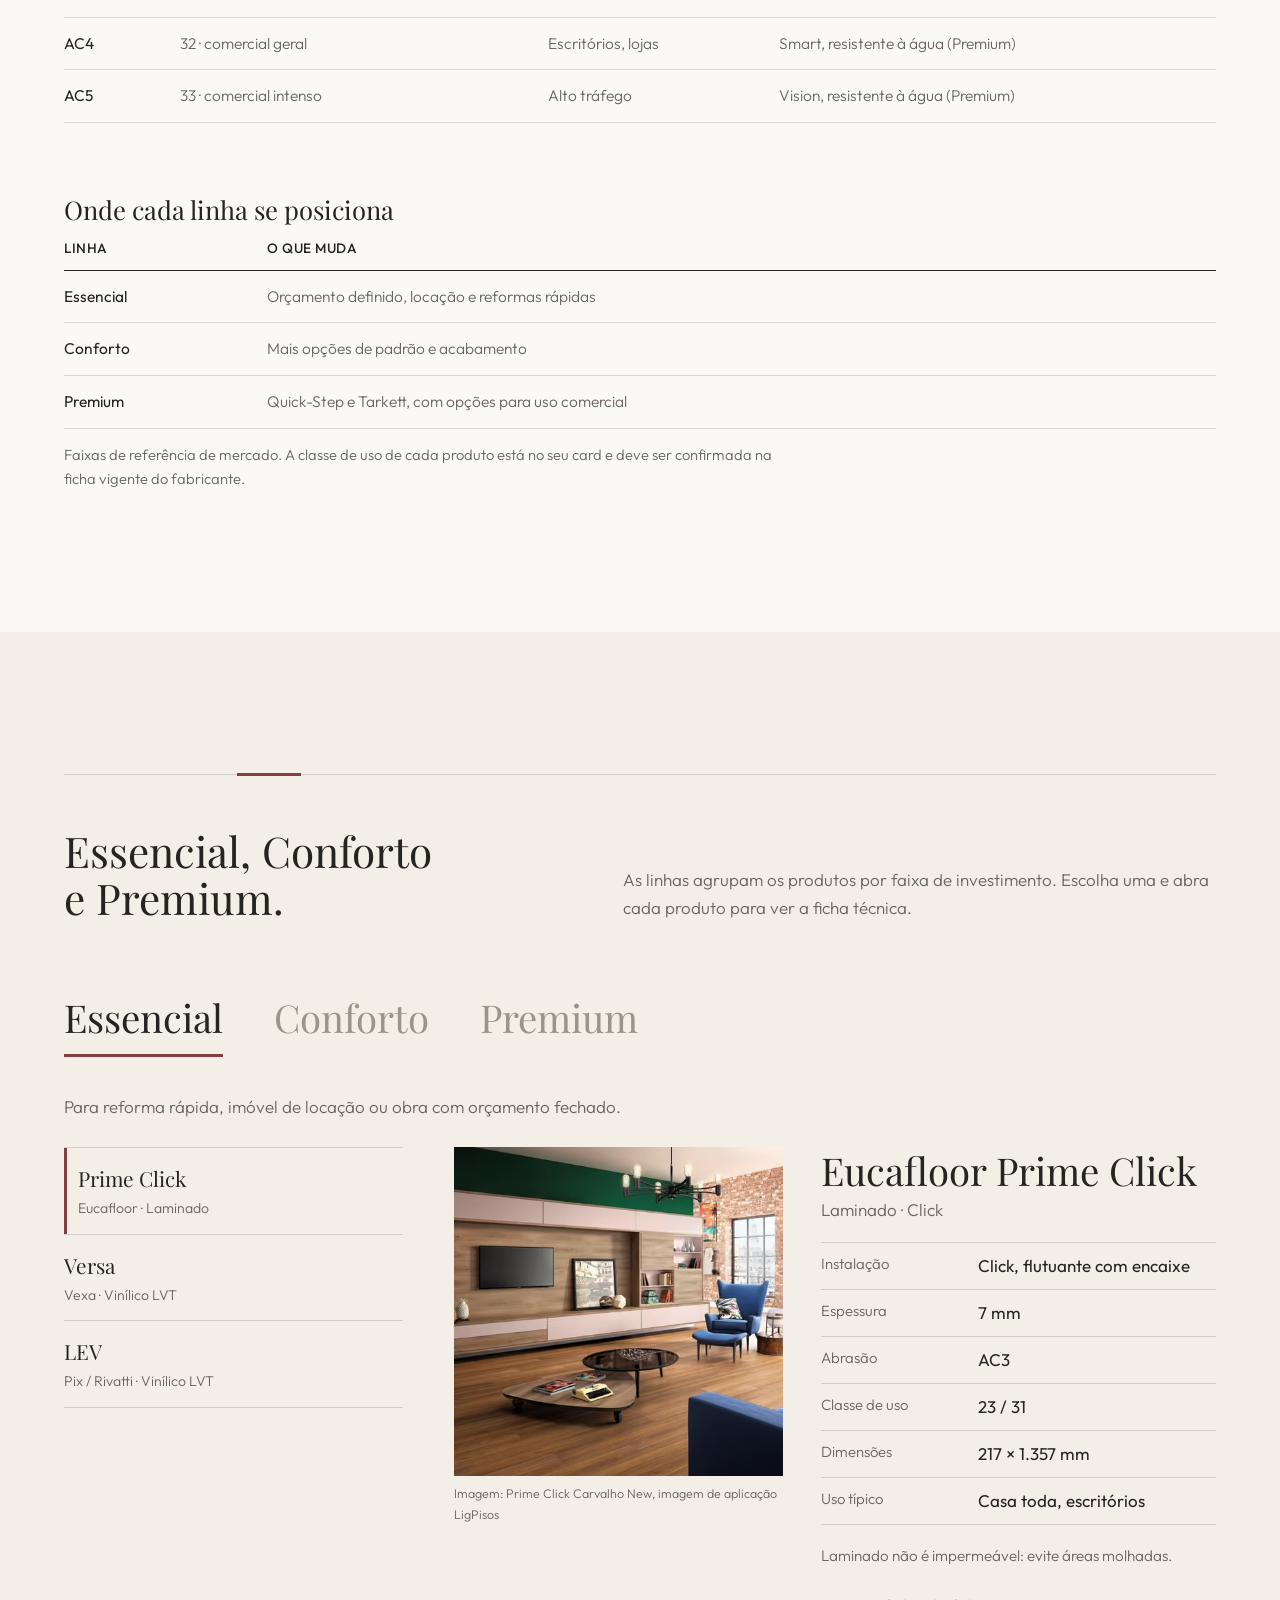
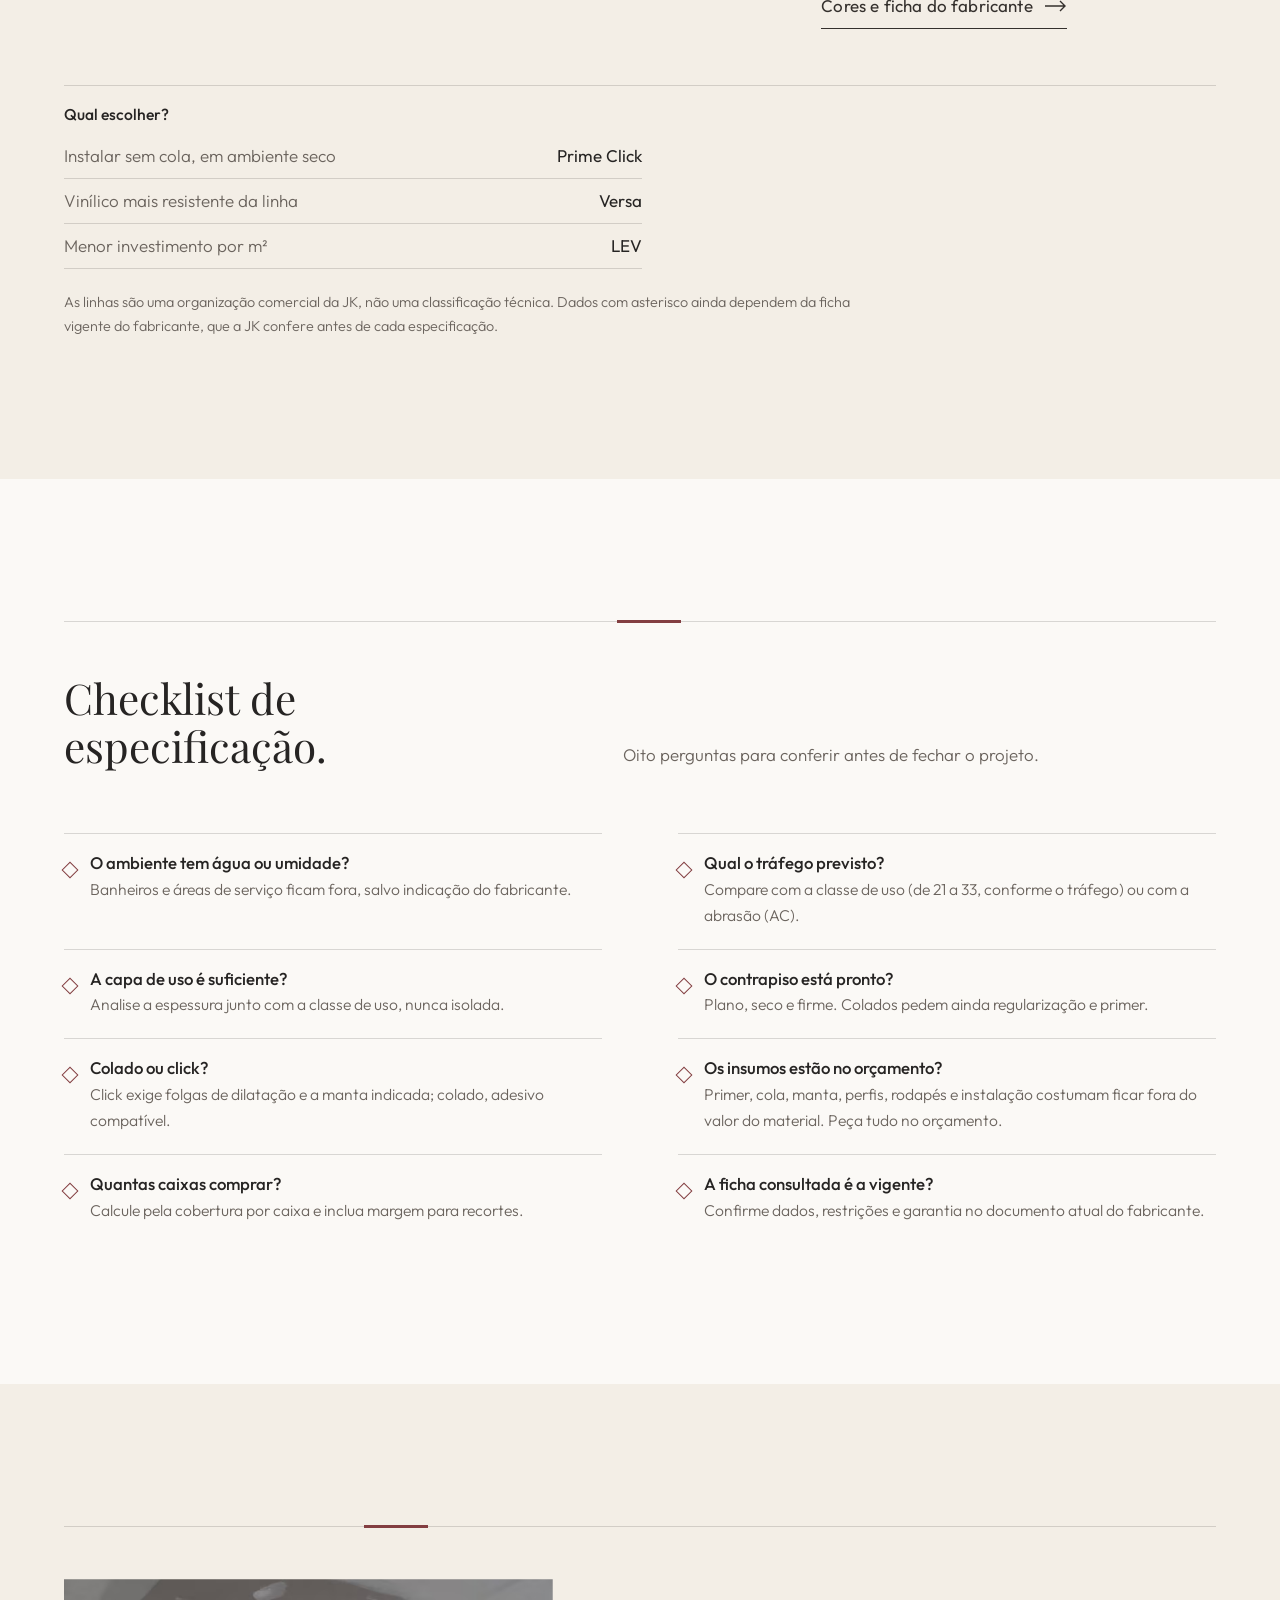
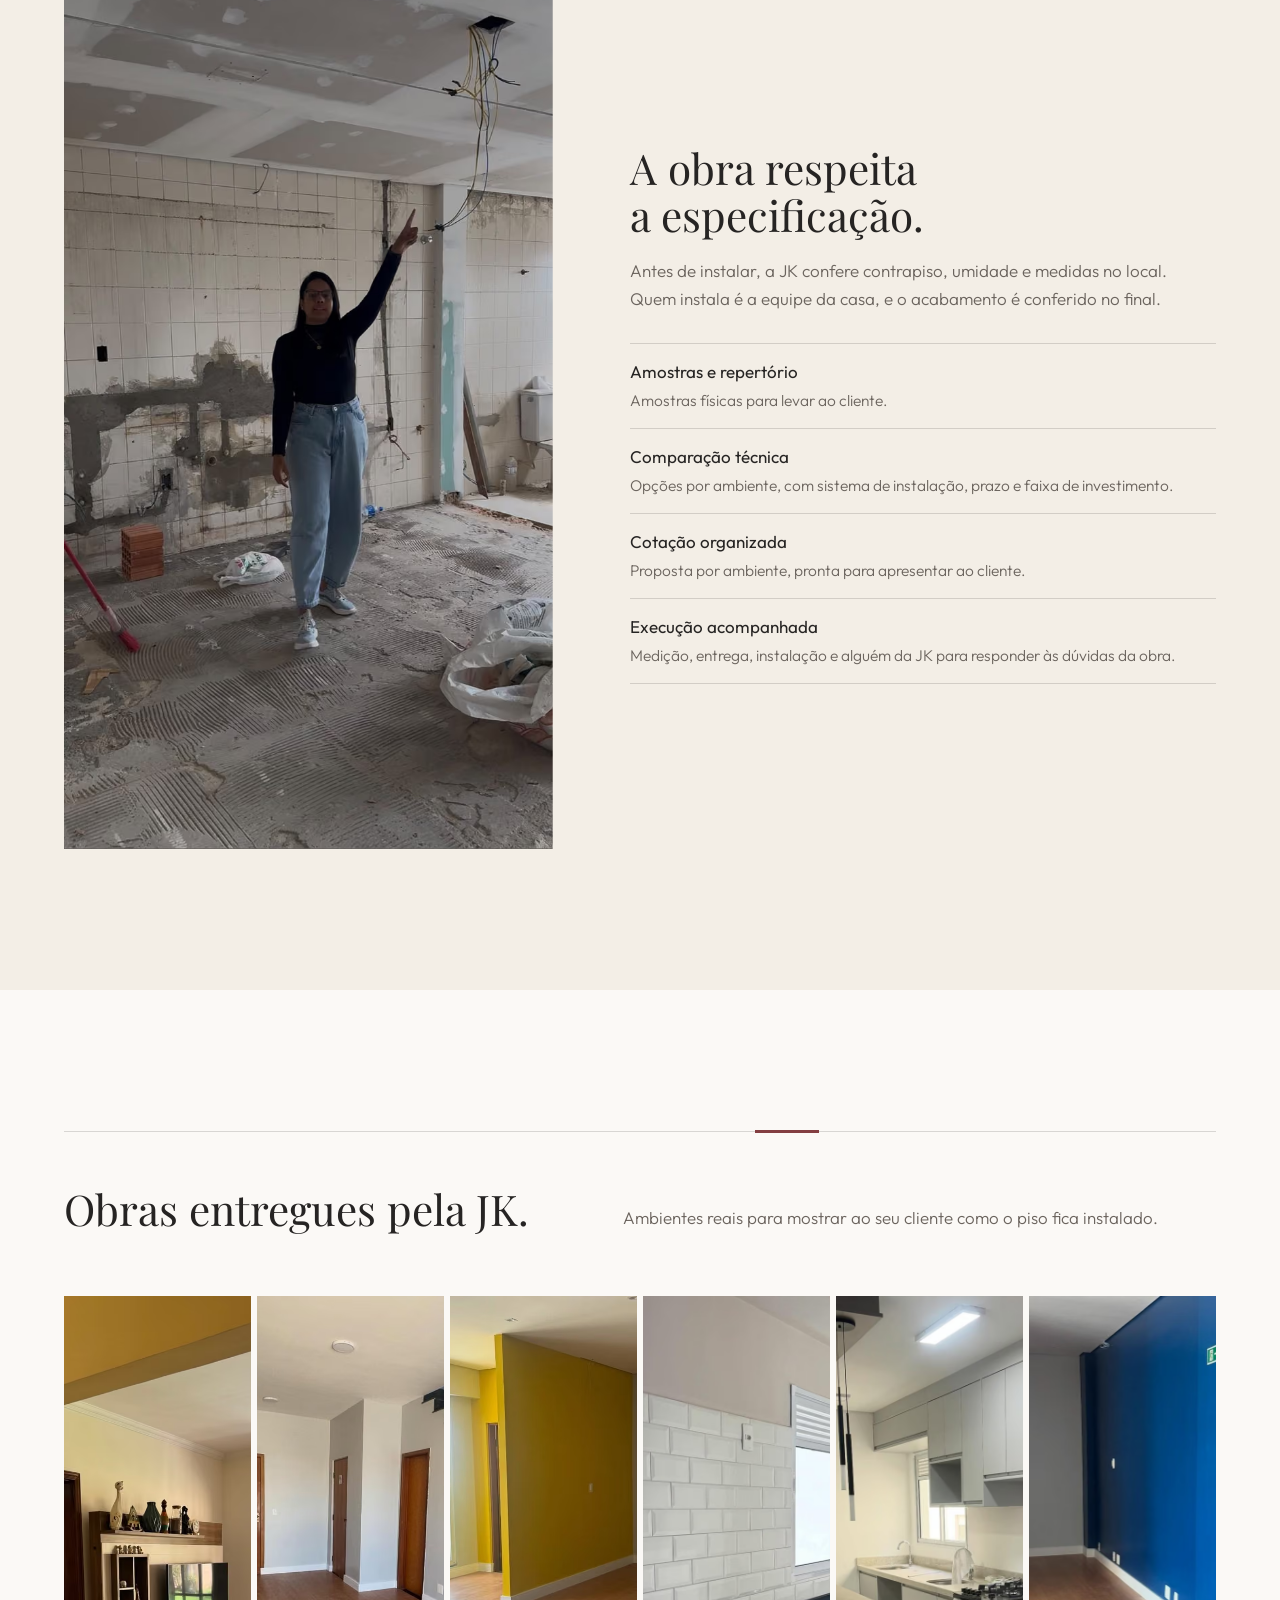
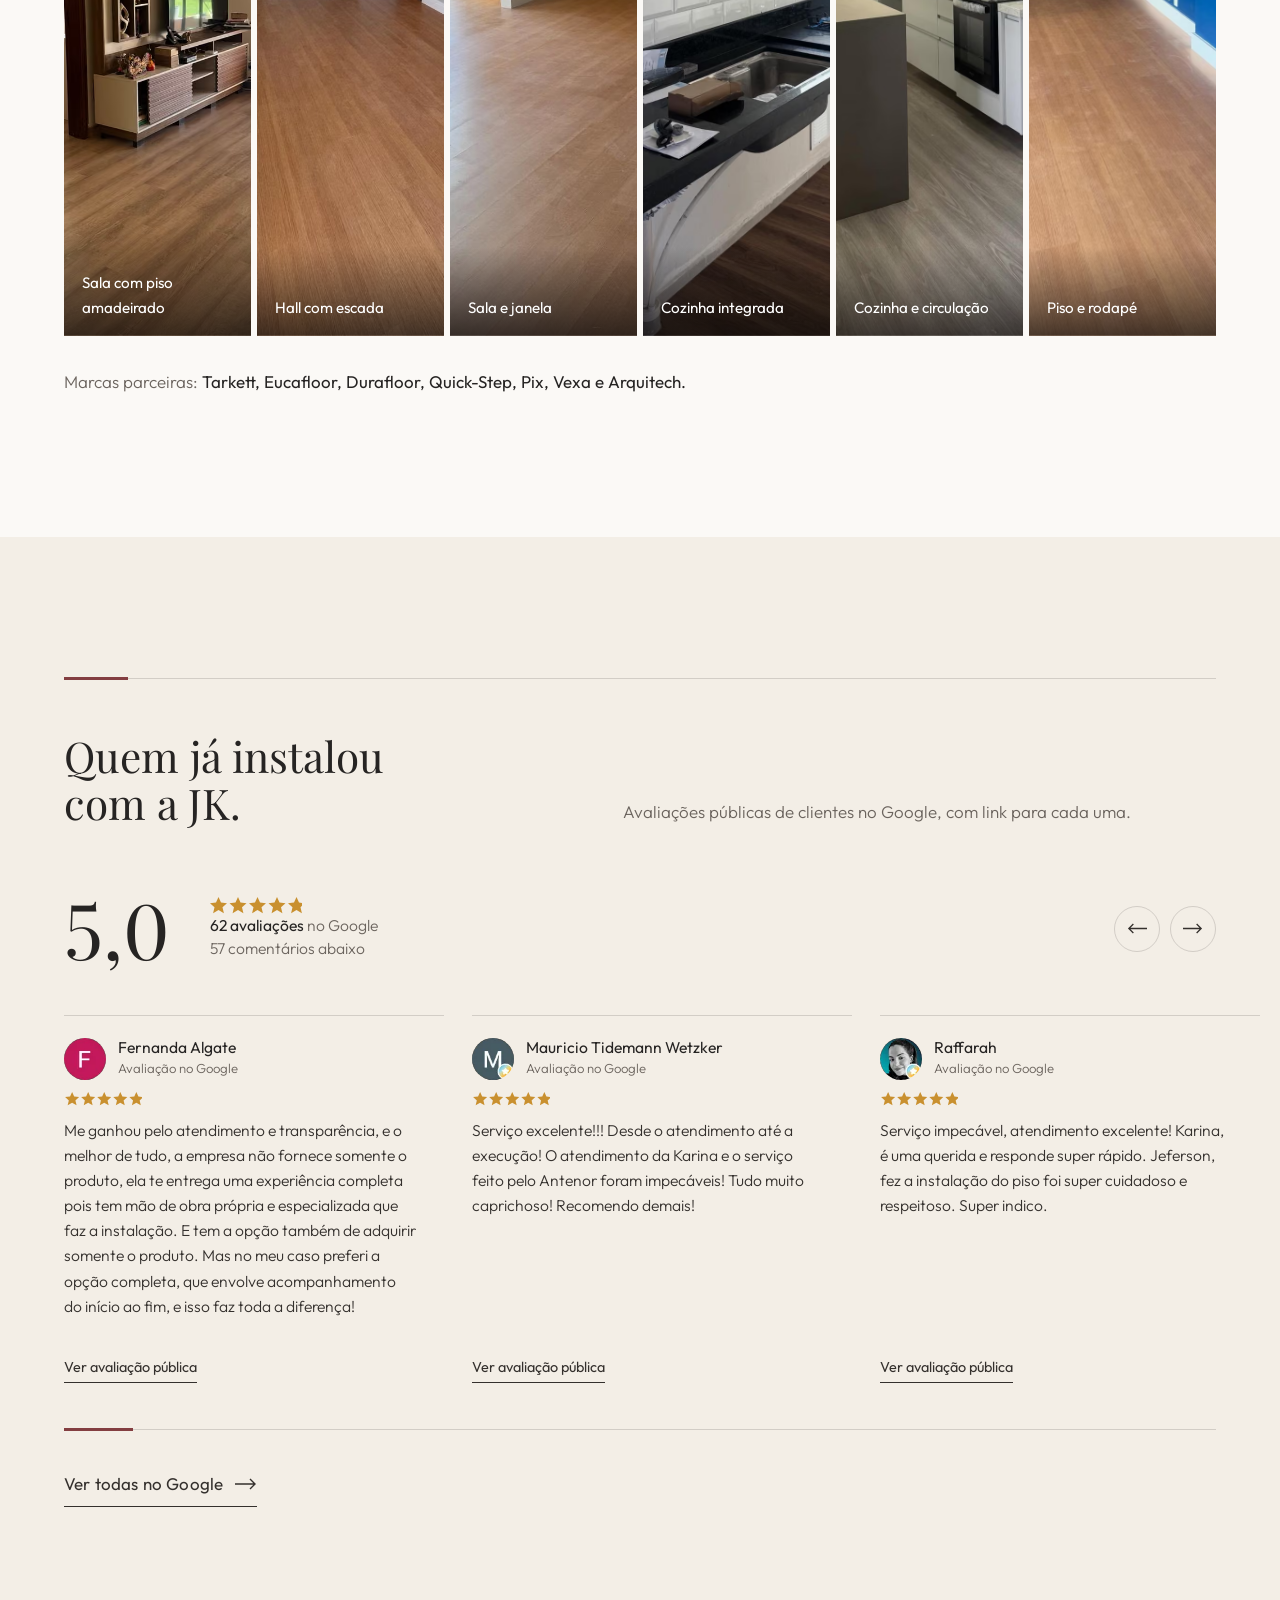
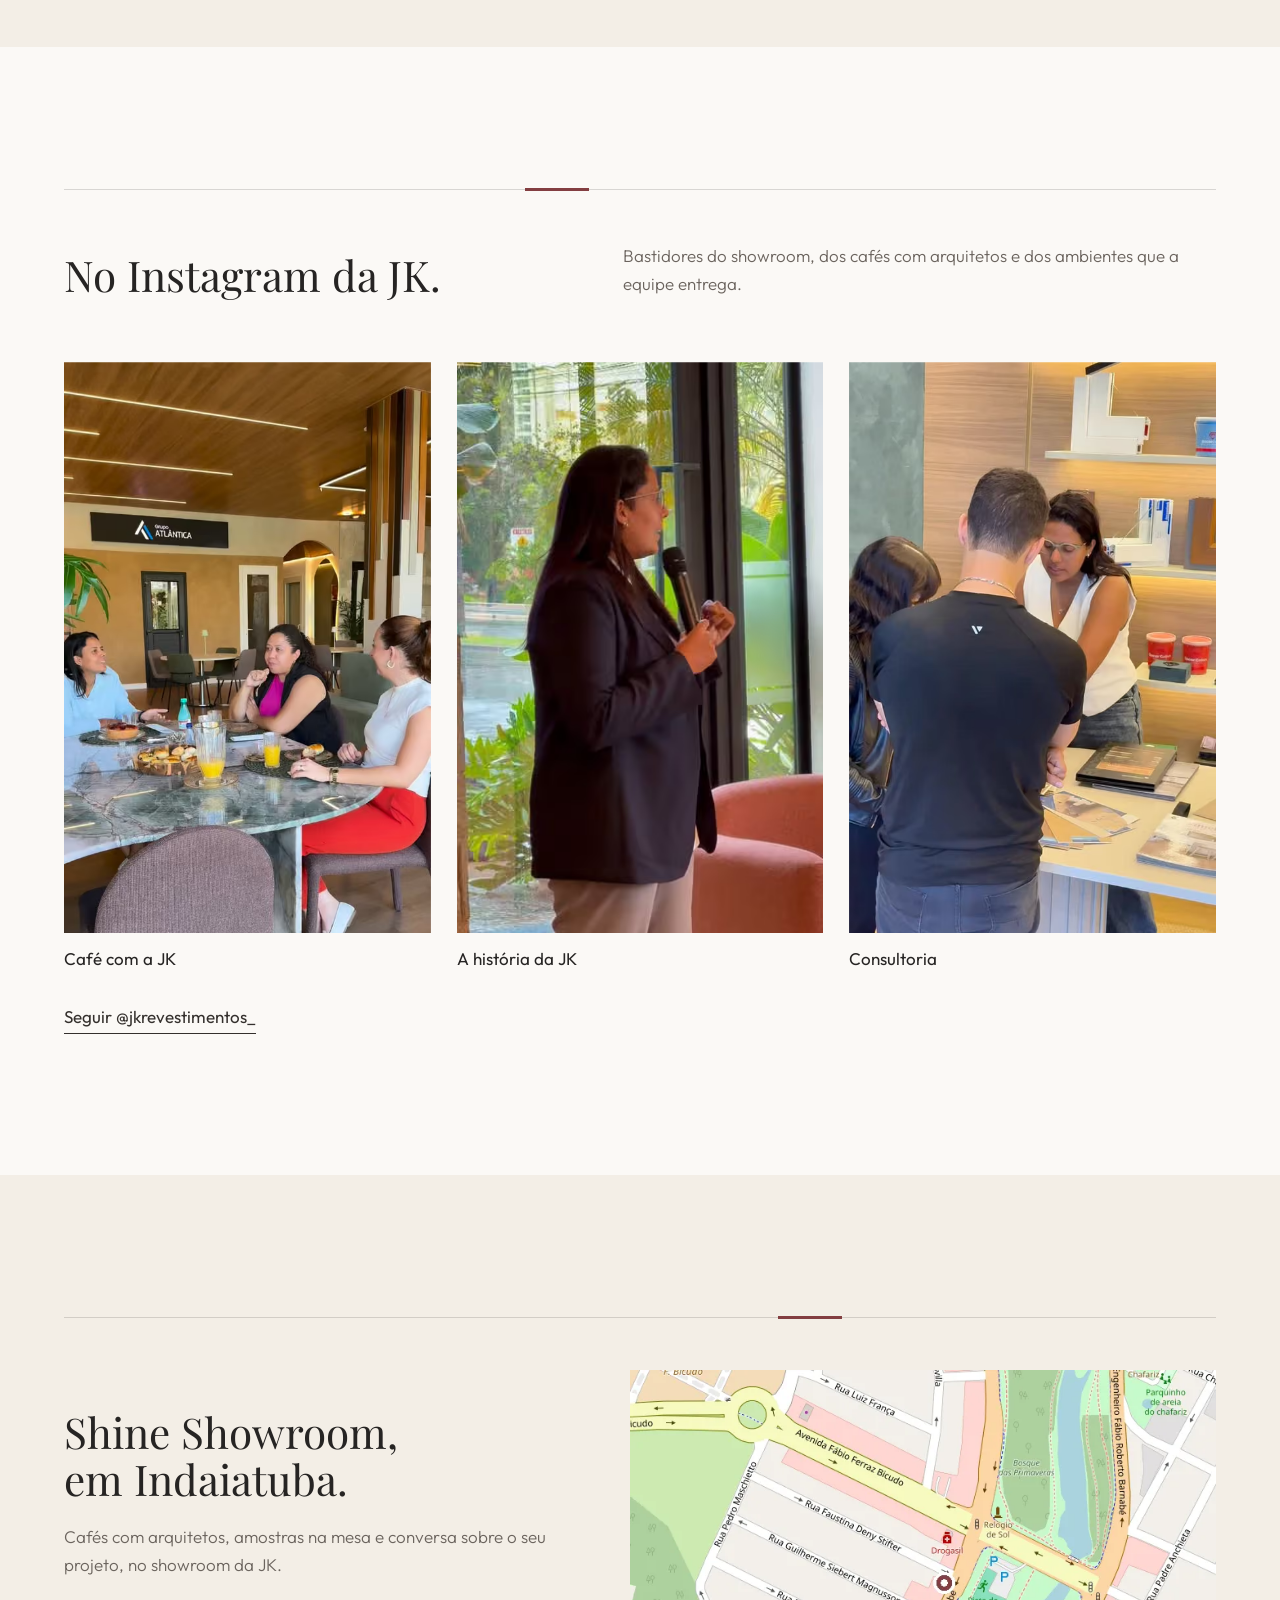
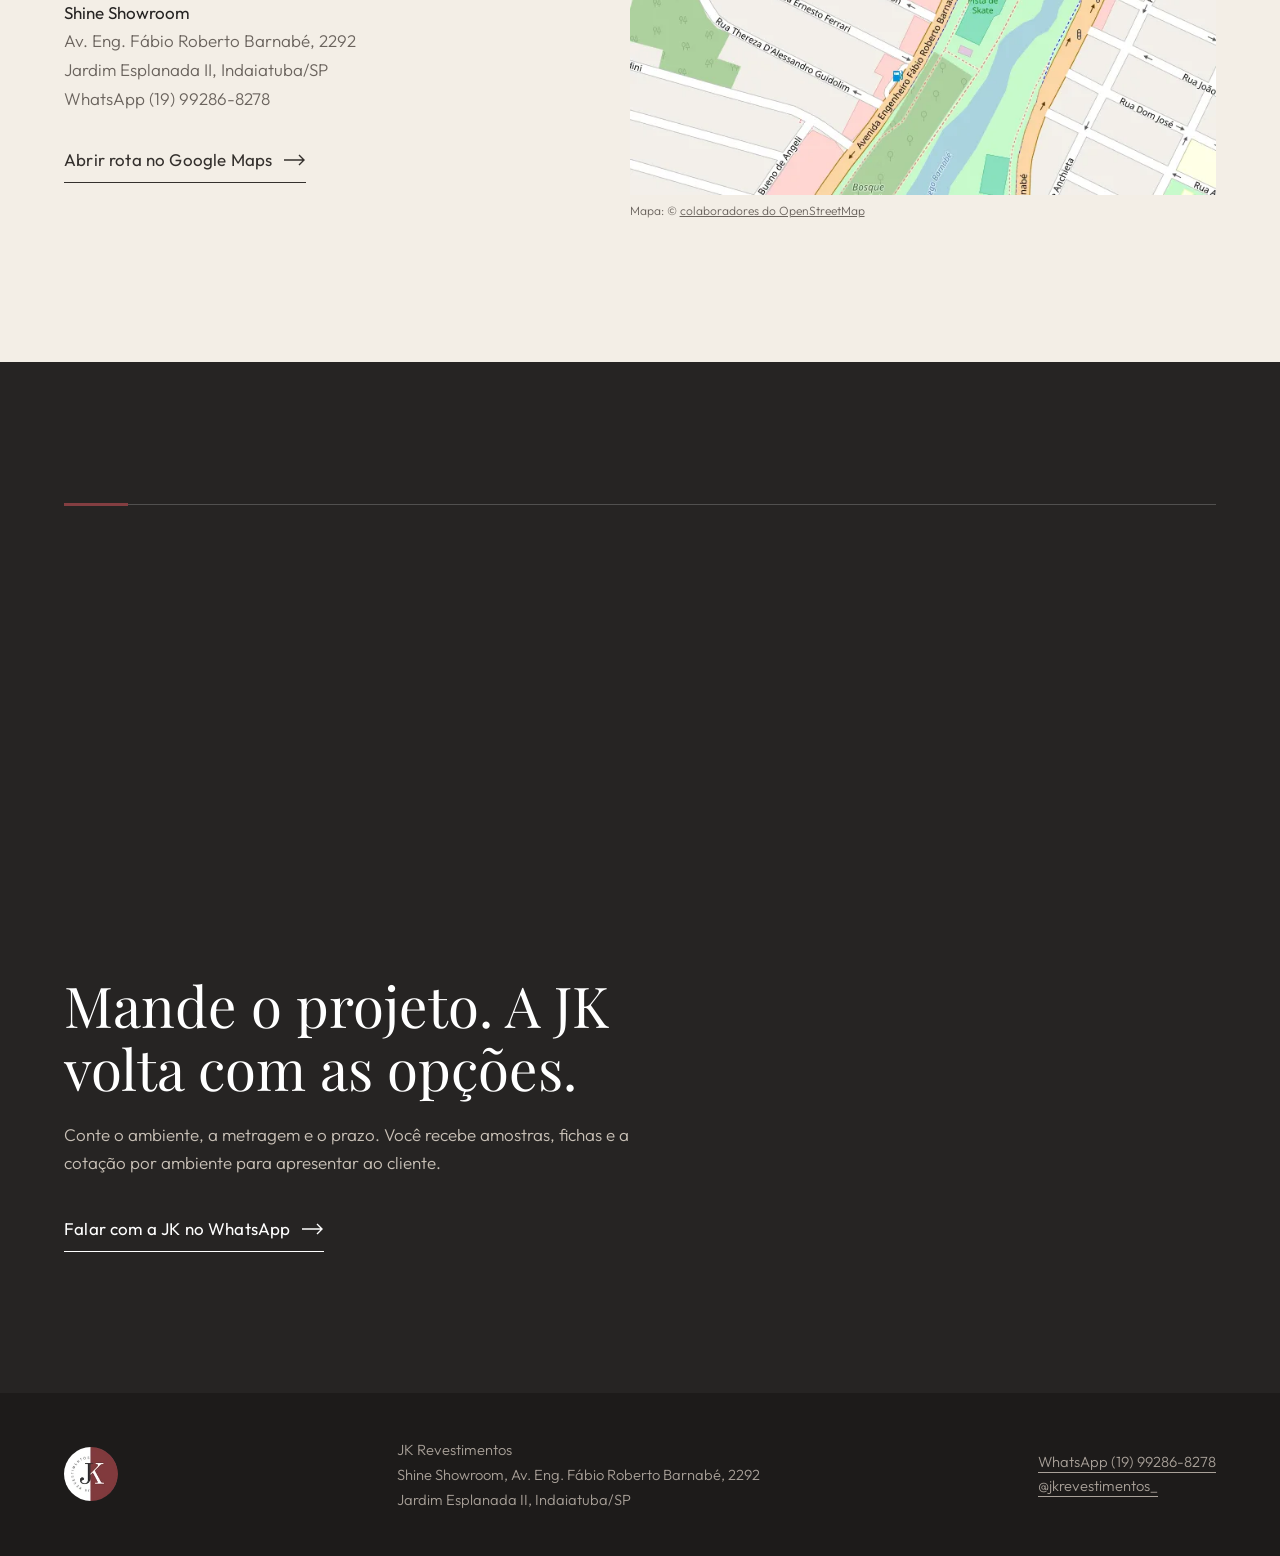
<file: v3/arquitetos/index.html>
<!doctype html>
<html lang="pt-BR">
<head>
<meta charset="utf-8">
<meta name="viewport" content="width=device-width,initial-scale=1,viewport-fit=cover">
<title>JK para Arquitetos | Especificação e parceria</title>
<meta name="description" content="A JK apoia arquitetos e designers na escolha do produto, orçamento, medição, fornecimento e instalação de pisos e revestimentos.">
<meta name="robots" content="noindex, nofollow">
<meta name="theme-color" content="#262423">
<link rel="icon" href="../favicon-32.png" sizes="32x32">
<link rel="apple-touch-icon" href="../apple-touch-icon.png">
<link rel="preload" href="../fonts/playfair.woff2" as="font" type="font/woff2" crossorigin>
<link rel="preload" href="../fonts/outfit.woff2" as="font" type="font/woff2" crossorigin>
<link rel="preload" as="image" type="image/avif" media="(min-width:768px)" imagesrcset="../img/capa2-d-900.avif 900w, ../img/capa2-d-1440.avif 1440w" imagesizes="100vw" fetchpriority="high"><link rel="preload" as="image" type="image/avif" media="(max-width:767px)" imagesrcset="../img/capa2-m-520.avif 520w, ../img/capa2-m-780.avif 780w" imagesizes="100vw" fetchpriority="high">
<link rel="stylesheet" href="../style.css">
<script>document.documentElement.className+=" js"</script>
</head>
<body>
<a class="skip" href="#main">Pular para o conteúdo</a>
<svg width="0" height="0" style="position:absolute" aria-hidden="true"><symbol id="star5" viewBox="0 0 92 17"><g fill="currentColor"><path transform="translate(0.0 0)" d="M8.5 0l2.5 5.6 6 .6-4.5 4 1.4 6-5.4-3.2-5.4 3.2 1.4-6-4.5-4 6-.6z"/><path transform="translate(19.5 0)" d="M8.5 0l2.5 5.6 6 .6-4.5 4 1.4 6-5.4-3.2-5.4 3.2 1.4-6-4.5-4 6-.6z"/><path transform="translate(39.0 0)" d="M8.5 0l2.5 5.6 6 .6-4.5 4 1.4 6-5.4-3.2-5.4 3.2 1.4-6-4.5-4 6-.6z"/><path transform="translate(58.5 0)" d="M8.5 0l2.5 5.6 6 .6-4.5 4 1.4 6-5.4-3.2-5.4 3.2 1.4-6-4.5-4 6-.6z"/><path transform="translate(78.0 0)" d="M8.5 0l2.5 5.6 6 .6-4.5 4 1.4 6-5.4-3.2-5.4 3.2 1.4-6-4.5-4 6-.6z"/></g></symbol></svg>
<header class="hdr"><a class="logo" href="../" aria-label="JK Revestimentos, início"><img src="../brand/jk-logo-96.webp" width="96" height="96" alt="JK Revestimentos"></a><nav aria-label="Principal"><a class="nav-sec" href="../">Clientes</a><a class="nav-sec" href="./" aria-current="page">Arquitetos</a><a class="hdr-cta" href="https://wa.me/5519992868278?text=Ol%C3%A1%2C%20sou%20arquiteto(a)%20ou%20designer%20e%20quero%20conhecer%20a%20parceria%20da%20JK." target="_blank" rel="noopener">Falar com a JK</a></nav></header><main id="main"><section class="hero" aria-label="Abertura"><picture class="slide on top" style="--pd:center 68%;--pm:44% 60%"><source media="(min-width:768px)" type="image/avif" srcset="../img/capa2-d-900.avif 900w, ../img/capa2-d-1440.avif 1440w" sizes="100vw"><source media="(min-width:768px)" type="image/webp" srcset="../img/capa2-d-900.webp 900w, ../img/capa2-d-1440.webp 1440w" sizes="100vw"><source type="image/avif" srcset="../img/capa2-m-520.avif 520w, ../img/capa2-m-780.avif 780w" sizes="100vw"><source type="image/webp" srcset="../img/capa2-m-520.webp 520w, ../img/capa2-m-780.webp 780w" sizes="100vw"><img src="../img/capa2-m-780.jpg" width="780" height="1513" alt="Hall com piso amadeirado contínuo e rodapé branco" fetchpriority="high" decoding="async"></picture><div class="planks" aria-hidden="true"><span style="--w:11;--d:0.0s"></span><span style="--w:9;--d:0.34s"></span><span style="--w:13;--d:0.12s"></span><span style="--w:10;--d:0.46s"></span><span style="--w:12;--d:0.06s"></span><span style="--w:9;--d:0.4s"></span><span style="--w:11;--d:0.18s"></span><span style="--w:13;--d:0.52s"></span><span style="--w:12;--d:0.26s"></span></div><div class="hero-in"><h1>O piso instalado do jeito que você especificou.</h1><p class="lead">A JK ajuda a escolher o produto, faz a cotação para o seu cliente e instala com equipe própria.</p><a class="cta draw" href="https://wa.me/5519992868278?text=Ol%C3%A1%2C%20sou%20arquiteto(a)%20ou%20designer%20e%20quero%20conhecer%20a%20parceria%20da%20JK." target="_blank" rel="noopener">Falar com a JK<svg viewBox="0 0 22 12" fill="none" stroke="currentColor" stroke-width="1.4" aria-hidden="true"><path d="M0 6h20M15 1l5 5-5 5"/></svg></a></div></section><section class="sec" id="parceria" aria-labelledby="t-par"><div class="wrap"><div class="joint" aria-hidden="true"><i style="--at:0"></i></div><h2 id="t-par" class="sr">Como a JK trabalha com arquitetos</h2><p class="lead-text rv">Piso costuma dar errado longe da prancheta: contrapiso fora do ponto, insumo que ficou fora do orçamento, instalador que não leu o projeto. Há 8 anos a JK cuida dessas três pontas para arquitetos e designers de Indaiatuba e região.</p><div class="guide"><div class="rv" style="--rd:0.0s"><h3>Entenda o material</h3><p>Compare laminado e vinílico e defina a instalação, colada ou click. Considere água, umidade e condições do contrapiso.</p></div><div class="rv" style="--rd:0.12s"><h3>Leia as especificações</h3><p>Use a classe de uso e a capa de uso (ou AC, nos laminados) para saber que tráfego cada piso suporta.</p></div><div class="rv" style="--rd:0.24s"><h3>Escolha a linha e o produto</h3><p>Compare Essencial, Conforto e Premium, escolha o produto e consulte cores e ficha pelo link de cada fabricante. Antes de fechar, confira o checklist.</p></div></div></div></section><section class="sec ivory" id="tecnico" aria-labelledby="t-tec"><div class="wrap"><div class="joint" aria-hidden="true"><i style="--at:35%"></i></div><div class="head rv"><h2 id="t-tec">Laminado ou vinílico?</h2><p>O que muda no material, na instalação e na relação com a água. Em seguida, como ler a ficha.</p></div><article class="part" aria-label="Laminado"><p class="part-k rv"><span>01</span>Laminado</p><div class="mat"><div class="rv"><div class="stack" role="img" aria-label="Camadas do piso, de cima para baixo: Superfície protetora, Camada decorativa, Núcleo em HDF"><div class="layer l-top" style="--i:0" aria-hidden="true"></div><div class="stack-lab" style="--i:0" aria-hidden="true"><b>Superfície protetora</b><span>Resiste ao desgaste e a riscos</span></div><div class="layer l-deco" style="--i:1" aria-hidden="true"></div><div class="stack-lab" style="--i:1" aria-hidden="true"><b>Camada decorativa</b><span>O padrão de madeira</span></div><div class="layer l-core" style="--i:2" aria-hidden="true"></div><div class="stack-lab" style="--i:2" aria-hidden="true"><b>Núcleo em HDF</b><span>Dá estrutura; é a parte sensível à água</span></div></div></div><div class="rv"><h3>O que é piso laminado?</h3><p class="intro">Piso em camadas sobre um núcleo de HDF, que é fibra de madeira prensada. Firme e bonito, mas o núcleo não gosta de água.</p><ul class="facts"><li><b>Sistema</b><span>Instalação flutuante com encaixe, conforme a coleção.</span></li><li><b>Desempenho</b><span>Classes de abrasão e de uso variam conforme o produto.</span></li><li><b>Base</b><span>Exige condições adequadas de contrapiso e acessórios de instalação.</span></li></ul></div></div><div class="var rv"><h4 class="var-t">E a água? Dois tipos de laminado</h4><div class="opt"><div><h4>Laminado tradicional</h4><ul><li>Núcleo HDF sem tratamento contra água.</li><li>Não tolera grandes quantidades de água.</li><li>Limpeza só com pano levemente úmido.</li><li>Indicado só para ambientes secos.</li></ul></div><div><h4>Laminado resistente à água</h4><ul><li>Núcleo e juntas tratados contra água.</li><li>Suporta água por tempo limitado.</li><li>Limpeza úmida com mais segurança.</li><li>Ex.: Quick-Step Vision (o fabricante informa até 100 horas; confira a ficha).</li></ul></div></div><p class="warn">Resistente à água não é impermeável. Confira na ficha de cada fabricante o tempo de resistência e as áreas permitidas.</p></div></article><article class="part" aria-label="Vinílico"><p class="part-k rv"><span>02</span>Vinílico</p><div class="mat"><div class="rv"><div class="stack" role="img" aria-label="Camadas do piso, de cima para baixo: Capa de uso, Camada decorativa, Base polimérica"><div class="layer l-cap" style="--i:0" aria-hidden="true"></div><div class="stack-lab" style="--i:0" aria-hidden="true"><b>Capa de uso</b><span>Película que resiste ao desgaste</span></div><div class="layer l-deco" style="--i:1" aria-hidden="true"></div><div class="stack-lab" style="--i:1" aria-hidden="true"><b>Camada decorativa</b><span>O padrão visual</span></div><div class="layer l-base" style="--i:2" aria-hidden="true"></div><div class="stack-lab" style="--i:2" aria-hidden="true"><b>Base polimérica</b><span>Flexível (LVT) ou rígida (SPC)</span></div></div></div><div class="rv"><h3>O que é piso vinílico?</h3><p class="intro">Piso de base de PVC, mais fino e mais tolerante à água que o laminado. Vem colado (LVT) ou em réguas de encaixe (SPC).</p><ul class="facts"><li><b>Sistema</b><span>Colado (LVT) ou click (SPC), conforme a linha.</span></li><li><b>Água</b><span>Tolera água na superfície; a umidade do contrapiso continua sendo risco.</span></li><li><b>Base</b><span>Contrapiso regular e seco; o colado pede primer.</span></li><li><b>Desempenho</b><span>Classe de uso e capa de uso variam conforme o produto.</span></li></ul></div></div><div class="var rv"><h4 class="var-t">Colado ou click? Dois tipos de instalação</h4><div class="opt"><div><h4>Vinílico colado (LVT)</h4><ul><li>Fixado com adesivo direto no contrapiso.</li><li>Exige base regular, seca e com primer.</li><li>Espessura menor, cerca de 2 a 3 mm.</li><li>Ex.: Versa, Magnifique, Injoy.</li></ul></div><div><h4>Vinílico click (SPC / rígido)</h4><ul><li>Réguas encaixadas, sem cola (flutuante).</li><li>Exige contrapiso plano e folgas de dilatação.</li><li>Pode ter manta integrada; confira a ficha.</li><li>Ex.: Renova, Ambienta Tech, Vivre.</li></ul></div></div><p class="warn">Tolerar água não elimina o risco de umidade no contrapiso. E a especificação deve considerar a classe de uso e o conjunto do produto, não só a espessura da capa de uso.</p></div></article></div></section><section class="sec" id="ler" aria-labelledby="t-ler"><div class="wrap"><div class="joint" aria-hidden="true"><i style="--at:70%"></i></div><div class="head rv"><h2 id="t-ler">Como ler as especificações</h2><p>Capa de uso (vinílicos) e abrasão AC (laminados) mostram a resistência ao desgaste; a classe de uso, o tráfego indicado. Leia sempre os dois juntos.</p></div><div class="rv"><h3 class="tbl-title" style="margin-top:0">Vinílicos: capa de uso × classe de uso</h3><p class="tbl-ref">Referência: EN ISO 10874</p><table><thead><tr><th>Capa de uso</th><th>Classe indicada</th><th>Uso típico</th><th>Na JK</th></tr></thead><tbody><tr><td data-l="Capa de uso">0,15 mm</td><td data-l="Classe indicada">21 · residencial moderado</td><td data-l="Uso típico">Quartos</td><td data-l="Na JK">LEV (Essencial), Basic (Conforto), Injoy (Premium)</td></tr><tr><td data-l="Capa de uso">0,20 mm</td><td data-l="Classe indicada">22 · residencial geral</td><td data-l="Uso típico">Salas e cozinhas</td><td data-l="Na JK">Versa (Essencial), Magnifique, Urban e Renova (Conforto)</td></tr><tr><td data-l="Capa de uso">0,30 mm</td><td data-l="Classe indicada">23 / 31 · residencial intenso / comercial</td><td data-l="Uso típico">Corredores, hotéis</td><td data-l="Na JK">Primero e Vivre (Premium)</td></tr><tr><td data-l="Capa de uso">0,50 mm +</td><td data-l="Classe indicada">32 / 33 · comercial</td><td data-l="Uso típico">Escritórios, lojas</td><td data-l="Na JK">Invento (Premium)</td></tr></tbody></table></div><div class="rv"><h3 class="tbl-title">Laminados: abrasão (AC) × classe de uso</h3><p class="tbl-ref">Referência: EN 13329</p><table><thead><tr><th>Abrasão</th><th>Classe equivalente</th><th>Uso típico</th><th>Na JK</th></tr></thead><tbody><tr><td data-l="Abrasão">AC1</td><td data-l="Classe equivalente">21 · residencial leve</td><td data-l="Uso típico">Quartos</td><td data-l="Na JK">Nenhum produto da JK</td></tr><tr><td data-l="Abrasão">AC2</td><td data-l="Classe equivalente">22 · residencial geral</td><td data-l="Uso típico">Salas</td><td data-l="Na JK">Nenhum produto da JK</td></tr><tr><td data-l="Abrasão">AC3</td><td data-l="Classe equivalente">23 / 31 · residencial intenso / comercial</td><td data-l="Uso típico">Casa toda, escritórios</td><td data-l="Na JK">Prime Click (Essencial), New Way (Conforto)</td></tr><tr><td data-l="Abrasão">AC4</td><td data-l="Classe equivalente">32 · comercial geral</td><td data-l="Uso típico">Escritórios, lojas</td><td data-l="Na JK">Smart, resistente à água (Premium)</td></tr><tr><td data-l="Abrasão">AC5</td><td data-l="Classe equivalente">33 · comercial intenso</td><td data-l="Uso típico">Alto tráfego</td><td data-l="Na JK">Vision, resistente à água (Premium)</td></tr></tbody></table></div><div class="rv"><h3 class="tbl-title">Onde cada linha se posiciona</h3><table><thead><tr><th>Linha</th><th>O que muda</th></tr></thead><tbody><tr><td data-l="Linha">Essencial</td><td data-l="O que muda">Orçamento definido, locação e reformas rápidas</td></tr><tr><td data-l="Linha">Conforto</td><td data-l="O que muda">Mais opções de padrão e acabamento</td></tr><tr><td data-l="Linha">Premium</td><td data-l="O que muda">Quick-Step e Tarkett, com opções para uso comercial</td></tr></tbody></table><p class="tbl-note">Faixas de referência de mercado. A classe de uso de cada produto está no seu card e deve ser confirmada na ficha vigente do fabricante.</p></div></div></section><section class="sec ivory" id="linhas" aria-labelledby="t-lin"><div class="wrap" data-exp><div class="joint" aria-hidden="true"><i style="--at:15%"></i></div><div class="head rv"><h2 id="t-lin">Essencial, Conforto e Premium.</h2><p>As linhas agrupam os produtos por faixa de investimento. Escolha uma e abra cada produto para ver a ficha técnica.</p></div><div class="tabs rv" role="group" aria-label="Linhas"><button type="button" data-tier-btn aria-pressed="true">Essencial</button><button type="button" data-tier-btn aria-pressed="false">Conforto</button><button type="button" data-tier-btn aria-pressed="false">Premium</button></div><div data-tier><p class="tier-intro">Para reforma rápida, imóvel de locação ou obra com orçamento fechado. </p><div class="exp"><div class="plist" role="group" aria-label="Produtos da linha Essencial"><button type="button" data-prod-btn aria-pressed="true"><b>Prime Click</b><span>Eucafloor · Laminado</span></button><button type="button" data-prod-btn aria-pressed="false"><b>Versa</b><span>Vexa · Vinílico LVT</span></button><button type="button" data-prod-btn aria-pressed="false"><b>LEV</b><span>Pix / Rivatti · Vinílico LVT</span></button></div><div><div class="pnl"><div><div class="ph"><picture><source type="image/avif" srcset="../img/p-prime-480.avif 480w, ../img/p-prime-800.avif 800w" sizes="(min-width:900px) 28vw, 100vw"><source type="image/webp" srcset="../img/p-prime-480.webp 480w, ../img/p-prime-800.webp 800w" sizes="(min-width:900px) 28vw, 100vw"><img src="../img/p-prime-800.webp" srcset="../img/p-prime-480.webp 480w, ../img/p-prime-800.webp 800w" sizes="(min-width:900px) 28vw, 100vw" width="800" height="800" alt="Sala ampla com piso laminado Eucafloor Prime Click Carvalho New em destaque" loading="lazy" decoding="async"></picture></div><p class="cred">Imagem: Prime Click Carvalho New, imagem de aplicação LigPisos</p></div><div><h4>Eucafloor Prime Click</h4><p class="sub">Laminado · Click</p><dl><div><dt>Instalação</dt><dd>Click, flutuante com encaixe</dd></div><div><dt>Espessura</dt><dd>7 mm</dd></div><div><dt>Abrasão</dt><dd>AC3</dd></div><div><dt>Classe de uso</dt><dd>23 / 31</dd></div><div><dt>Dimensões</dt><dd>217 × 1.357 mm</dd></div><div><dt>Uso típico</dt><dd>Casa toda, escritórios</dd></div></dl><p class="note">Laminado não é impermeável: evite áreas molhadas.</p><a class="cta" href="https://www.eucatex.com.br/pisos/produto/pisos-laminados/eucafloor-prime-click" target="_blank" rel="noopener">Cores e ficha do fabricante<svg viewBox="0 0 22 12" fill="none" stroke="currentColor" stroke-width="1.4" aria-hidden="true"><path d="M0 6h20M15 1l5 5-5 5"/></svg></a></div></div><div class="pnl one"><div><h4>Vexa Versa</h4><p class="sub">Vinílico LVT · Colado</p><dl><div><dt>Instalação</dt><dd>Colado, adesivo direto no contrapiso</dd></div><div><dt>Espessura</dt><dd>2 mm</dd></div><div><dt>Capa de uso</dt><dd>0,20 mm</dd></div><div><dt>Classe de uso</dt><dd>22</dd></div><div><dt>Dimensões</dt><dd>240 × 1.400 mm</dd></div><div><dt>Uso típico</dt><dd>Salas e cozinhas</dd></div></dl><a class="cta" href="https://vexarevestimentosvinilicos.com.br/lvt-versa/" target="_blank" rel="noopener">Cores e ficha do fabricante<svg viewBox="0 0 22 12" fill="none" stroke="currentColor" stroke-width="1.4" aria-hidden="true"><path d="M0 6h20M15 1l5 5-5 5"/></svg></a></div></div><div class="pnl one"><div><h4>Pix / Rivatti LEV</h4><p class="sub">Vinílico LVT · Colado</p><dl><div><dt>Instalação</dt><dd>Colado, adesivo direto no contrapiso</dd></div><div><dt>Espessura</dt><dd>2 mm</dd></div><div><dt>Capa de uso</dt><dd>0,15 mm</dd></div><div><dt>Uso típico</dt><dd>Quartos</dd></div></dl><a class="cta" href="https://pixrevestimentos.com.br/produtos?l=linha-lev" target="_blank" rel="noopener">Abrir catálogo do fabricante<svg viewBox="0 0 22 12" fill="none" stroke="currentColor" stroke-width="1.4" aria-hidden="true"><path d="M0 6h20M15 1l5 5-5 5"/></svg></a></div></div></div></div><div class="pick"><h4>Qual escolher?</h4><ul><li><span>Instalar sem cola, em ambiente seco</span><b>Prime Click</b></li><li><span>Vinílico mais resistente da linha</span><b>Versa</b></li><li><span>Menor investimento por m²</span><b>LEV</b></li></ul></div></div><div data-tier><p class="tier-intro">Mais opções de padrão e de instalação, em laminado e vinílico, colado ou click. </p><div class="exp"><div class="plist" role="group" aria-label="Produtos da linha Conforto"><button type="button" data-prod-btn aria-pressed="true"><b>New Way</b><span>Durafloor · Laminado</span></button><button type="button" data-prod-btn aria-pressed="false"><b>Basic</b><span>Eucafloor · Vinílico LVT</span></button><button type="button" data-prod-btn aria-pressed="false"><b>Magnifique</b><span>Arquitech · Vinílico LVT</span></button><button type="button" data-prod-btn aria-pressed="false"><b>Urban</b><span>Durafloor · Vinílico LVT</span></button><button type="button" data-prod-btn aria-pressed="false"><b>Renova</b><span>Vexa · Vinílico SPC</span></button><button type="button" data-prod-btn aria-pressed="false"><b>FIT</b><span>Pix / Rivatti · Vinílico</span></button></div><div><div class="pnl"><div><div class="ph"><picture><source type="image/avif" srcset="../img/p-newway-480.avif 480w, ../img/p-newway-800.avif 800w" sizes="(min-width:900px) 28vw, 100vw"><source type="image/webp" srcset="../img/p-newway-480.webp 480w, ../img/p-newway-800.webp 800w" sizes="(min-width:900px) 28vw, 100vw"><img src="../img/p-newway-800.webp" srcset="../img/p-newway-480.webp 480w, ../img/p-newway-800.webp 800w" sizes="(min-width:900px) 28vw, 100vw" width="800" height="800" alt="Sala com piso laminado Durafloor New Way Petrópolis" loading="lazy" decoding="async"></picture></div><p class="cred">Imagem: New Way Petrópolis, imagem Durafloor</p></div><div><h4>Durafloor New Way</h4><p class="sub">Laminado · Click</p><dl><div><dt>Instalação</dt><dd>Click, flutuante com encaixe</dd></div><div><dt>Espessura</dt><dd>7 ou 8 mm</dd></div><div><dt>Abrasão</dt><dd>AC3*</dd></div><div><dt>Classe de uso</dt><dd>23 / 31*</dd></div><div><dt>Dimensões</dt><dd>187 × 1.340 mm</dd></div><div><dt>Uso típico</dt><dd>Casa toda, escritórios</dd></div></dl><a class="cta" href="https://www.downloads.durafloor.com.br/" target="_blank" rel="noopener">Abrir catálogo do fabricante<svg viewBox="0 0 22 12" fill="none" stroke="currentColor" stroke-width="1.4" aria-hidden="true"><path d="M0 6h20M15 1l5 5-5 5"/></svg></a></div></div><div class="pnl one"><div><h4>Eucafloor Basic</h4><p class="sub">Vinílico LVT · Colado</p><dl><div><dt>Instalação</dt><dd>Colado, adesivo direto no contrapiso</dd></div><div><dt>Espessura</dt><dd>2 mm</dd></div><div><dt>Capa de uso</dt><dd>0,15 mm</dd></div><div><dt>Classe de uso</dt><dd>21</dd></div><div><dt>Dimensões</dt><dd>238 × 1.219 mm</dd></div><div><dt>Uso típico</dt><dd>Quartos</dd></div></dl><a class="cta" href="https://www.eucatex.com.br/tintas/produto/lvt-vinyl-floors/eucafloor-basic" target="_blank" rel="noopener">Cores e ficha do fabricante<svg viewBox="0 0 22 12" fill="none" stroke="currentColor" stroke-width="1.4" aria-hidden="true"><path d="M0 6h20M15 1l5 5-5 5"/></svg></a></div></div><div class="pnl one"><div><h4>Arquitech Magnifique</h4><p class="sub">Vinílico LVT · Colado</p><dl><div><dt>Instalação</dt><dd>Colado, adesivo direto no contrapiso</dd></div><div><dt>Espessura</dt><dd>2 mm</dd></div><div><dt>Capa de uso</dt><dd>0,20 mm</dd></div><div><dt>Classe de uso</dt><dd>22</dd></div><div><dt>Dimensões</dt><dd>184 × 1.220 mm</dd></div><div><dt>Uso típico</dt><dd>Salas e cozinhas</dd></div></dl><a class="cta" href="https://www.arquitech.com.br/pt-br/produtos/subcategoria-linha-magnifique-29" target="_blank" rel="noopener">Cores e ficha do fabricante<svg viewBox="0 0 22 12" fill="none" stroke="currentColor" stroke-width="1.4" aria-hidden="true"><path d="M0 6h20M15 1l5 5-5 5"/></svg></a></div></div><div class="pnl one"><div><h4>Durafloor Urban</h4><p class="sub">Vinílico LVT · Colado</p><dl><div><dt>Instalação</dt><dd>Colado, adesivo direto no contrapiso</dd></div><div><dt>Espessura</dt><dd>2 mm</dd></div><div><dt>Capa de uso</dt><dd>0,20 mm</dd></div><div><dt>Classe de uso</dt><dd>22</dd></div><div><dt>Dimensões</dt><dd>178 × 1.219 mm</dd></div><div><dt>Uso típico</dt><dd>Salas e cozinhas</dd></div></dl><a class="cta" href="https://durafloor-prd-images-bucket.s3.amazonaws.com/documents/pisos-vinilicos/Ficha%20T%C3%A9cnica%20Vin%C3%ADlicos%202021.pdf" target="_blank" rel="noopener">Abrir ficha do fabricante (edição 2021)<svg viewBox="0 0 22 12" fill="none" stroke="currentColor" stroke-width="1.4" aria-hidden="true"><path d="M0 6h20M15 1l5 5-5 5"/></svg></a></div></div><div class="pnl one"><div><h4>Vexa Renova</h4><p class="sub">Vinílico SPC · Click</p><dl><div><dt>Instalação</dt><dd>Click, flutuante com encaixe</dd></div><div><dt>Espessura</dt><dd>4,5 mm (com manta)*</dd></div><div><dt>Capa de uso</dt><dd>0,20 mm*</dd></div><div><dt>Uso típico</dt><dd>Salas e cozinhas</dd></div></dl><a class="cta" href="https://vexarevestimentosvinilicos.com.br/spc-renova/" target="_blank" rel="noopener">Cores e ficha do fabricante<svg viewBox="0 0 22 12" fill="none" stroke="currentColor" stroke-width="1.4" aria-hidden="true"><path d="M0 6h20M15 1l5 5-5 5"/></svg></a></div></div><div class="pnl one"><div><h4>Pix / Rivatti FIT</h4><p class="sub">Vinílico · Click</p><dl><div><dt>Instalação</dt><dd>Click, flutuante com encaixe</dd></div></dl><a class="cta" href="https://pixrevestimentos.com.br/produtos?l=linha-fit" target="_blank" rel="noopener">Abrir catálogo do fabricante<svg viewBox="0 0 22 12" fill="none" stroke="currentColor" stroke-width="1.4" aria-hidden="true"><path d="M0 6h20M15 1l5 5-5 5"/></svg></a></div></div></div></div></div><div data-tier><p class="tier-intro">As marcas de topo, incluindo as opções para alto tráfego e uso comercial. </p><div class="exp"><div class="plist" role="group" aria-label="Produtos da linha Premium"><button type="button" data-prod-btn aria-pressed="true"><b>Injoy</b><span>Tarkett · Vinílico LVT</span></button><button type="button" data-prod-btn aria-pressed="false"><b>Ambienta Tech</b><span>Tarkett · Vinílico com base acústica</span></button><button type="button" data-prod-btn aria-pressed="false"><b>Vision</b><span>Quick-Step · Laminado</span></button><button type="button" data-prod-btn aria-pressed="false"><b>Primero</b><span>Quick-Step · Vinílico LVT</span></button><button type="button" data-prod-btn aria-pressed="false"><b>Vivre</b><span>Quick-Step · Vinílico SPC</span></button><button type="button" data-prod-btn aria-pressed="false"><b>Invento</b><span>Quick-Step · Vinílico rígido</span></button></div><div><div class="pnl one"><div><h4>Tarkett Injoy</h4><p class="sub">Vinílico LVT · Colado</p><dl><div><dt>Instalação</dt><dd>Colado, adesivo direto no contrapiso</dd></div><div><dt>Espessura</dt><dd>2 mm</dd></div><div><dt>Capa de uso</dt><dd>0,15 mm</dd></div><div><dt>Classe de uso</dt><dd>21</dd></div><div><dt>Dimensões</dt><dd>208 × 1.230 ou 920 × 920 mm</dd></div><div><dt>Uso típico</dt><dd>Quartos</dd></div></dl><a class="cta" href="https://consolidado.tarkett.com.br/images/arquivos/Cat%C3%A1logo%20-%20PT%20-%20Injoy%202024_17113949888331.pdf" target="_blank" rel="noopener">Cores e ficha do fabricante<svg viewBox="0 0 22 12" fill="none" stroke="currentColor" stroke-width="1.4" aria-hidden="true"><path d="M0 6h20M15 1l5 5-5 5"/></svg></a></div></div><div class="pnl"><div><div class="ph"><picture><source type="image/avif" srcset="../img/p-ambienta-480.avif 480w, ../img/p-ambienta-800.avif 800w" sizes="(min-width:900px) 28vw, 100vw"><source type="image/webp" srcset="../img/p-ambienta-480.webp 480w, ../img/p-ambienta-800.webp 800w" sizes="(min-width:900px) 28vw, 100vw"><img src="../img/p-ambienta-800.webp" srcset="../img/p-ambienta-480.webp 480w, ../img/p-ambienta-800.webp 800w" sizes="(min-width:900px) 28vw, 100vw" width="800" height="533" alt="Ambiente residencial com piso Tarkett Ambienta Tech Grapia" loading="lazy" decoding="async"></picture></div><p class="cred">Imagem: Ambienta Tech Grapia, imagem Tarkett</p></div><div><h4>Tarkett Ambienta Tech</h4><p class="sub">Vinílico com base acústica · Click</p><dl><div><dt>Instalação</dt><dd>Click, flutuante com encaixe</dd></div><div><dt>Espessura</dt><dd>5 mm</dd></div><div><dt>Classe de uso</dt><dd>23 · 32</dd></div><div><dt>Dimensões</dt><dd>181 × 1.520 ou 96 × 610 mm</dd></div></dl><a class="cta" href="https://consolidado.tarkett.com.br/images/arquivos/Cat%C3%A1logo%20-%20PT%20-%20Tech%202024_17113951222132.pdf" target="_blank" rel="noopener">Cores e ficha do fabricante<svg viewBox="0 0 22 12" fill="none" stroke="currentColor" stroke-width="1.4" aria-hidden="true"><path d="M0 6h20M15 1l5 5-5 5"/></svg></a></div></div><div class="pnl one"><div><h4>Quick-Step Vision</h4><p class="sub">Laminado · Click</p><dl><div><dt>Instalação</dt><dd>Click, flutuante com encaixe</dd></div><div><dt>Espessura</dt><dd>8 mm</dd></div><div><dt>Abrasão</dt><dd>AC5</dd></div><div><dt>Classe de uso</dt><dd>33</dd></div><div><dt>Dimensões</dt><dd>215 × 1.800 mm</dd></div><div><dt>Uso típico</dt><dd>Alto tráfego</dd></div></dl><p class="note">Laminado resistente à água (o fabricante informa até 100 horas; confira a ficha). Resistente à água não é impermeável.</p><a class="cta" href="https://www.quick-step.com.br/pt-br/pisos-laminados/vision" target="_blank" rel="noopener">Cores e ficha do fabricante<svg viewBox="0 0 22 12" fill="none" stroke="currentColor" stroke-width="1.4" aria-hidden="true"><path d="M0 6h20M15 1l5 5-5 5"/></svg></a></div></div><div class="pnl one"><div><h4>Quick-Step Primero</h4><p class="sub">Vinílico LVT · Colado</p><dl><div><dt>Instalação</dt><dd>Colado, adesivo direto no contrapiso</dd></div><div><dt>Espessura</dt><dd>2 mm</dd></div><div><dt>Capa de uso</dt><dd>0,30 mm</dd></div><div><dt>Uso típico</dt><dd>Corredores, hotéis</dd></div></dl><a class="cta" href="https://www.quick-step.com.br/pt-br/vinil" target="_blank" rel="noopener">Abrir catálogo do fabricante<svg viewBox="0 0 22 12" fill="none" stroke="currentColor" stroke-width="1.4" aria-hidden="true"><path d="M0 6h20M15 1l5 5-5 5"/></svg></a></div></div><div class="pnl one"><div><h4>Quick-Step Vivre</h4><p class="sub">Vinílico SPC · Click</p><dl><div><dt>Instalação</dt><dd>Click, flutuante com encaixe</dd></div><div><dt>Espessura</dt><dd>5 mm</dd></div><div><dt>Capa de uso</dt><dd>0,30 mm</dd></div><div><dt>Classe de uso</dt><dd>31</dd></div><div><dt>Dimensões</dt><dd>180 × 1.220 ou 310 × 600 mm</dd></div><div><dt>Uso típico</dt><dd>Corredores, hotéis</dd></div></dl><a class="cta" href="https://www.quick-step.com.br/pt-br/encontre-seu-piso?filter=floortypecode.eq.lvt/floortyperange.eq.any(lvt_vivre%20tiles,lvt_vivre%20planks)" target="_blank" rel="noopener">Abrir catálogo do fabricante<svg viewBox="0 0 22 12" fill="none" stroke="currentColor" stroke-width="1.4" aria-hidden="true"><path d="M0 6h20M15 1l5 5-5 5"/></svg></a></div></div><div class="pnl one"><div><h4>Quick-Step Invento</h4><p class="sub">Vinílico rígido · Click</p><dl><div><dt>Instalação</dt><dd>Click, flutuante com encaixe</dd></div><div><dt>Espessura</dt><dd>6 mm</dd></div><div><dt>Capa de uso</dt><dd>0,50 mm</dd></div><div><dt>Classe de uso</dt><dd>32</dd></div><div><dt>Dimensões</dt><dd>228 × 1.520 ou 470 × 915 mm</dd></div><div><dt>Uso típico</dt><dd>Escritórios, lojas</dd></div></dl><a class="cta" href="https://www.quick-step.com.br/pt-br/encontre-seu-piso?filter=floortypecode.eq.lvt/floortyperange.eq.any(lvt_invento%20planks,lvt_invento%20tiles)" target="_blank" rel="noopener">Abrir catálogo do fabricante<svg viewBox="0 0 22 12" fill="none" stroke="currentColor" stroke-width="1.4" aria-hidden="true"><path d="M0 6h20M15 1l5 5-5 5"/></svg></a></div></div></div></div></div><p class="disc">As linhas são uma organização comercial da JK, não uma classificação técnica. Dados com asterisco ainda dependem da ficha vigente do fabricante, que a JK confere antes de cada especificação.</p></div></section><section class="sec" id="checklist" aria-labelledby="t-chk"><div class="wrap"><div class="joint" aria-hidden="true"><i style="--at:48%"></i></div><div class="head rv"><h2 id="t-chk">Checklist de especificação.</h2><p>Oito perguntas para conferir antes de fechar o projeto.</p></div><ul class="chk"><li class="rv" style="--rd:0.00s"><h3>O ambiente tem água ou umidade?</h3><p>Banheiros e áreas de serviço ficam fora, salvo indicação do fabricante.</p></li><li class="rv" style="--rd:0.05s"><h3>Qual o tráfego previsto?</h3><p>Compare com a classe de uso (de 21 a 33, conforme o tráfego) ou com a abrasão (AC).</p></li><li class="rv" style="--rd:0.00s"><h3>A capa de uso é suficiente?</h3><p>Analise a espessura junto com a classe de uso, nunca isolada.</p></li><li class="rv" style="--rd:0.05s"><h3>O contrapiso está pronto?</h3><p>Plano, seco e firme. Colados pedem ainda regularização e primer.</p></li><li class="rv" style="--rd:0.00s"><h3>Colado ou click?</h3><p>Click exige folgas de dilatação e a manta indicada; colado, adesivo compatível.</p></li><li class="rv" style="--rd:0.05s"><h3>Os insumos estão no orçamento?</h3><p>Primer, cola, manta, perfis, rodapés e instalação costumam ficar fora do valor do material. Peça tudo no orçamento.</p></li><li class="rv" style="--rd:0.00s"><h3>Quantas caixas comprar?</h3><p>Calcule pela cobertura por caixa e inclua margem para recortes.</p></li><li class="rv" style="--rd:0.05s"><h3>A ficha consultada é a vigente?</h3><p>Confirme dados, restrições e garantia no documento atual do fabricante.</p></li></ul></div></section><section class="sec ivory" id="visita" aria-labelledby="t-vis"><div class="wrap"><div class="joint" aria-hidden="true"><i style="--at:26%"></i></div><div class="visit"><div class="cut"><picture><source type="image/avif" srcset="../img/visita-480.avif 480w, ../img/visita-720.avif 720w" sizes="(min-width:820px) 40vw, 100vw"><source type="image/webp" srcset="../img/visita-480.webp 480w, ../img/visita-720.webp 720w" sizes="(min-width:820px) 40vw, 100vw"><img src="../img/visita-720.webp" srcset="../img/visita-480.webp 480w, ../img/visita-720.webp 720w" sizes="(min-width:820px) 40vw, 100vw" width="720" height="1281" alt="Karina Meira em visita técnica, no local de instalação" loading="lazy" decoding="async"></picture></div><div class="txt rv"><h2 id="t-vis">A obra respeita a especificação.</h2><p>Antes de instalar, a JK confere contrapiso, umidade e medidas no local. Quem instala é a equipe da casa, e o acabamento é conferido no final.</p><ul class="recv"><li><b>Amostras e repertório</b><span>Amostras físicas para levar ao cliente.</span></li><li><b>Comparação técnica</b><span>Opções por ambiente, com sistema de instalação, prazo e faixa de investimento.</span></li><li><b>Cotação organizada</b><span>Proposta por ambiente, pronta para apresentar ao cliente.</span></li><li><b>Execução acompanhada</b><span>Medição, entrega, instalação e alguém da JK para responder às dúvidas da obra.</span></li></ul></div></div></div></section><section class="sec" id="ambientes" aria-labelledby="t-amb"><div class="wrap"><div class="joint" aria-hidden="true"><i style="--at:60%"></i></div><div class="head rv"><h2 id="t-amb">Obras entregues pela JK.</h2><p>Ambientes reais para mostrar ao seu cliente como o piso fica instalado.</p></div><ul class="boards"><li tabindex="0" style="--rd:0.10s"><figure style="margin:0;position:absolute;inset:0"><picture><source type="image/avif" srcset="../img/amb-1-480.avif 480w, ../img/amb-1-760.avif 760w" sizes="(min-width:820px) 40vw, 64vw"><source type="image/webp" srcset="../img/amb-1-480.webp 480w, ../img/amb-1-760.webp 760w" sizes="(min-width:820px) 40vw, 64vw"><img src="../img/amb-1-760.webp" srcset="../img/amb-1-480.webp 480w, ../img/amb-1-760.webp 760w" sizes="(min-width:820px) 40vw, 64vw" width="760" height="1140" alt="Sala de estar com piso vinílico amadeirado instalado" loading="lazy" decoding="async"></picture><figcaption>Sala com piso amadeirado</figcaption></figure></li><li tabindex="0" style="--rd:0.19s"><figure style="margin:0;position:absolute;inset:0"><picture><source type="image/avif" srcset="../img/amb-2-480.avif 480w, ../img/amb-2-760.avif 760w" sizes="(min-width:820px) 40vw, 64vw"><source type="image/webp" srcset="../img/amb-2-480.webp 480w, ../img/amb-2-760.webp 760w" sizes="(min-width:820px) 40vw, 64vw"><img src="../img/amb-2-760.webp" srcset="../img/amb-2-480.webp 480w, ../img/amb-2-760.webp 760w" sizes="(min-width:820px) 40vw, 64vw" width="760" height="1140" alt="Hall com piso amadeirado contínuo e rodapé branco" loading="lazy" decoding="async"></picture><figcaption>Hall com escada</figcaption></figure></li><li tabindex="0" style="--rd:0.28s"><figure style="margin:0;position:absolute;inset:0"><picture><source type="image/avif" srcset="../img/amb-3-480.avif 480w, ../img/amb-3-760.avif 760w" sizes="(min-width:820px) 40vw, 64vw"><source type="image/webp" srcset="../img/amb-3-480.webp 480w, ../img/amb-3-760.webp 760w" sizes="(min-width:820px) 40vw, 64vw"><img src="../img/amb-3-760.webp" srcset="../img/amb-3-480.webp 480w, ../img/amb-3-760.webp 760w" sizes="(min-width:820px) 40vw, 64vw" width="760" height="1241" alt="Sala ampla com piso laminado claro e rodapé branco" loading="lazy" decoding="async"></picture><figcaption>Sala e janela</figcaption></figure></li><li tabindex="0" style="--rd:0.37s"><figure style="margin:0;position:absolute;inset:0"><picture><source type="image/avif" srcset="../img/amb-4-480.avif 480w, ../img/amb-4-760.avif 760w" sizes="(min-width:820px) 40vw, 64vw"><source type="image/webp" srcset="../img/amb-4-480.webp 480w, ../img/amb-4-760.webp 760w" sizes="(min-width:820px) 40vw, 64vw"><img src="../img/amb-4-760.webp" srcset="../img/amb-4-480.webp 480w, ../img/amb-4-760.webp 760w" sizes="(min-width:820px) 40vw, 64vw" width="760" height="1366" alt="Cozinha com bancada escura, revestimento branco e piso vinílico" loading="lazy" decoding="async"></picture><figcaption>Cozinha integrada</figcaption></figure></li><li tabindex="0" style="--rd:0.46s"><figure style="margin:0;position:absolute;inset:0"><picture><source type="image/avif" srcset="../img/amb-5-480.avif 480w, ../img/amb-5-760.avif 760w" sizes="(min-width:820px) 40vw, 64vw"><source type="image/webp" srcset="../img/amb-5-480.webp 480w, ../img/amb-5-760.webp 760w" sizes="(min-width:820px) 40vw, 64vw"><img src="../img/amb-5-760.webp" srcset="../img/amb-5-480.webp 480w, ../img/amb-5-760.webp 760w" sizes="(min-width:820px) 40vw, 64vw" width="760" height="1366" alt="Cozinha integrada com piso vinílico cinza" loading="lazy" decoding="async"></picture><figcaption>Cozinha e circulação</figcaption></figure></li><li tabindex="0" style="--rd:0.55s"><figure style="margin:0;position:absolute;inset:0"><picture><source type="image/avif" srcset="../img/amb-6-480.avif 480w, ../img/amb-6-760.avif 760w" sizes="(min-width:820px) 40vw, 64vw"><source type="image/webp" srcset="../img/amb-6-480.webp 480w, ../img/amb-6-760.webp 760w" sizes="(min-width:820px) 40vw, 64vw"><img src="../img/amb-6-760.webp" srcset="../img/amb-6-480.webp 480w, ../img/amb-6-760.webp 760w" sizes="(min-width:820px) 40vw, 64vw" width="760" height="1284" alt="Sala com piso amadeirado e rodapé branco junto à parede" loading="lazy" decoding="async"></picture><figcaption>Piso e rodapé</figcaption></figure></li></ul><p class="brands rv" style="margin-top:32px">Marcas parceiras: <b>Tarkett, Eucafloor, Durafloor, Quick-Step, Pix, Vexa e Arquitech.</b></p></div></section><section class="sec ivory" id="avaliacoes" aria-labelledby="t-rev"><div class="wrap" data-rev><div class="joint" aria-hidden="true"><i style="--at:0"></i></div><div class="head rv"><h2 id="t-rev">Quem já instalou com a JK.</h2><p>Avaliações públicas de clientes no Google, com link para cada uma.</p></div><div class="rev-top rv"><div class="score">5,0</div><div><svg class="stars" role="img" aria-label="5 estrelas"><use href="#star5"/></svg><div class="rev-meta"><b>62 avaliações</b> no Google<br>57 comentários abaixo</div></div><div class="rev-ctrl"><button class="arrow prev" type="button" aria-label="Avaliações anteriores"><svg viewBox="0 0 22 12" fill="none" stroke="currentColor" stroke-width="1.4" aria-hidden="true"><path d="M0 6h20M15 1l5 5-5 5"/></svg></button><button class="arrow next" type="button" aria-label="Próximas avaliações"><svg viewBox="0 0 22 12" fill="none" stroke="currentColor" stroke-width="1.4" aria-hidden="true"><path d="M0 6h20M15 1l5 5-5 5"/></svg></button></div></div><ul class="rev-list" aria-label="Avaliações de clientes"><li class="rev"><header><span class="av" data-i="F"><img src="../av/00.webp" width="64" height="64" alt="" loading="lazy" decoding="async" onerror="this.remove()"></span><div><div class="n">Fernanda Algate</div><div class="s">Avaliação no Google</div></div></header><svg class="stars" role="img" aria-label="5 estrelas"><use href="#star5"/></svg><q>Me ganhou pelo atendimento e transparência, e o melhor de tudo, a empresa não fornece somente o produto, ela te entrega uma experiência completa pois tem mão de obra própria e especializada que faz a instalação. E tem a opção também de adquirir somente o produto. Mas no meu caso preferi a opção completa, que envolve acompanhamento do início ao fim, e isso faz toda a diferença!</q><a class="link" href="https://www.google.com/maps/contrib/112672199840340449472/reviews?hl=pt-BR" target="_blank" rel="noopener">Ver avaliação pública</a></li><li class="rev"><header><span class="av" data-i="M"><img src="../av/01.webp" width="64" height="64" alt="" loading="lazy" decoding="async" onerror="this.remove()"></span><div><div class="n">Mauricio Tidemann Wetzker</div><div class="s">Avaliação no Google</div></div></header><svg class="stars" role="img" aria-label="5 estrelas"><use href="#star5"/></svg><q>Serviço excelente!!! Desde o atendimento até a execução! O atendimento da Karina e o serviço feito pelo Antenor foram impecáveis! Tudo muito caprichoso! Recomendo demais!</q><a class="link" href="https://www.google.com/maps/contrib/100209731523446931066/reviews?hl=pt-BR" target="_blank" rel="noopener">Ver avaliação pública</a></li><li class="rev"><header><span class="av" data-i="R"><img src="../av/02.webp" width="64" height="64" alt="" loading="lazy" decoding="async" onerror="this.remove()"></span><div><div class="n">Raffarah</div><div class="s">Avaliação no Google</div></div></header><svg class="stars" role="img" aria-label="5 estrelas"><use href="#star5"/></svg><q>Serviço impecável, atendimento excelente! Karina, é uma querida e responde super rápido. Jeferson, fez a instalação do piso foi super cuidadoso e respeitoso. Super indico.</q><a class="link" href="https://www.google.com/maps/contrib/104608813586053037656/reviews?hl=pt-BR" target="_blank" rel="noopener">Ver avaliação pública</a></li><li class="rev"><header><span class="av" data-i="J"><img src="../av/03.webp" width="64" height="64" alt="" loading="lazy" decoding="async" onerror="this.remove()"></span><div><div class="n">Joyce Brescansin</div><div class="s">Avaliação no Google</div></div></header><svg class="stars" role="img" aria-label="5 estrelas"><use href="#star5"/></svg><q>Muito satisfeita! Super comprometidos e atenciosos desde o primeiro contato. 0 dor de cabeça e o serviço ficou impecável, lindo !!</q><a class="link" href="https://www.google.com/maps/contrib/107206658222870465666/reviews?hl=pt-BR" target="_blank" rel="noopener">Ver avaliação pública</a></li><li class="rev"><header><span class="av" data-i="A"><img src="../av/04.webp" width="64" height="64" alt="" loading="lazy" decoding="async" onerror="this.remove()"></span><div><div class="n">Amauri Ferreira</div><div class="s">Avaliação no Google</div></div></header><svg class="stars" role="img" aria-label="5 estrelas"><use href="#star5"/></svg><q>Muito satisfeito com os serviços prestados! Desde a primeira conversa até a finalização dos serviços, tudo ocorreu perfeitamente como acordado! Parabéns à toda a equipe!</q><a class="link" href="https://www.google.com/maps/contrib/109332929003695081033/reviews?hl=pt-BR" target="_blank" rel="noopener">Ver avaliação pública</a></li><li class="rev"><header><span class="av" data-i="J"><img src="../av/05.webp" width="64" height="64" alt="" loading="lazy" decoding="async" onerror="this.remove()"></span><div><div class="n">Jenifer Santos</div><div class="s">Avaliação no Google</div></div></header><svg class="stars" role="img" aria-label="5 estrelas"><use href="#star5"/></svg><q>Atendimento da  Karina super prestativa e atenciosaTrabalho impecável atendeu todas expectativas parabéns pela qualidade no atendimento e serviço obrigada</q><a class="link" href="https://www.google.com/maps/contrib/101215437102831313277/reviews?hl=pt-BR" target="_blank" rel="noopener">Ver avaliação pública</a></li><li class="rev"><header><span class="av" data-i="R"><img src="../av/06.webp" width="64" height="64" alt="" loading="lazy" decoding="async" onerror="this.remove()"></span><div><div class="n">RUI ANDERSON DE OLIVEIRA</div><div class="s">Avaliação no Google</div></div></header><svg class="stars" role="img" aria-label="5 estrelas"><use href="#star5"/></svg><q>ótimo atendimento, muito profissional, entregaram minha obra antes do prazo prometido,super recomendo pela confiança e transparênciamuito obrigado por tudo</q><a class="link" href="https://www.google.com/maps/contrib/101548103962590219749/reviews?hl=pt-BR" target="_blank" rel="noopener">Ver avaliação pública</a></li><li class="rev"><header><span class="av" data-i="G"><img src="../av/07.webp" width="64" height="64" alt="" loading="lazy" decoding="async" onerror="this.remove()"></span><div><div class="n">Gabriel Arruda</div><div class="s">Avaliação no Google</div></div></header><svg class="stars" role="img" aria-label="5 estrelas"><use href="#star5"/></svg><q>Empresa muito boa que se compromete na entrega do servico, prestando apoio a todo momento, fiz uma grande reforma e com a ajuda da Karina foi finalizada rapidamente. Tive um pequeno contratempo com o box do banheiro onde o piso estava vazando, mas após identificado o problema ja foi rapidamente resolvido, terminando assim a obra</q><a class="link" href="https://www.google.com/maps/contrib/117420894437806202518/reviews?hl=pt-BR" target="_blank" rel="noopener">Ver avaliação pública</a></li><li class="rev"><header><span class="av" data-i="M"><img src="../av/08.webp" width="64" height="64" alt="" loading="lazy" decoding="async" onerror="this.remove()"></span><div><div class="n">Maria Paula Dutra</div><div class="s">Avaliação no Google</div></div></header><svg class="stars" role="img" aria-label="5 estrelas"><use href="#star5"/></svg><q>Atendimento impecável, instalaram vinílico no meu apto e também as soleiras. Karina uma profissional muito cuidadosa, sempre foi muito prestativa com as minhas dúvidas, simpatia em pessoa. Fora o trabalho excepcional. Indico de olhos fechados.</q><a class="link" href="https://www.google.com/maps/contrib/111850819710357924420/reviews?hl=pt-BR" target="_blank" rel="noopener">Ver avaliação pública</a></li><li class="rev"><header><span class="av" data-i="A"><img src="../av/09.webp" width="64" height="64" alt="" loading="lazy" decoding="async" onerror="this.remove()"></span><div><div class="n">Andreia Peruchi</div><div class="s">Avaliação no Google</div></div></header><svg class="stars" role="img" aria-label="5 estrelas"><use href="#star5"/></svg><q>Bom atendimento e execução do serviço, preço justo, rápida resolução de imprevistos.</q><a class="link" href="https://www.google.com/maps/contrib/118329433247173493060/reviews?hl=pt-BR" target="_blank" rel="noopener">Ver avaliação pública</a></li><li class="rev"><header><span class="av" data-i="L"><img src="../av/10.webp" width="64" height="64" alt="" loading="lazy" decoding="async" onerror="this.remove()"></span><div><div class="n">Luciana Lulli</div><div class="s">Avaliação no Google</div></div></header><svg class="stars" role="img" aria-label="5 estrelas"><use href="#star5"/></svg><q>Maravilhosa demais ! Impecável, excelente e diferenciada . O atendimento da JK é o início de tudo , um momento personalizado onde a Karina para para ouvir e assim atender as expectativas . Se tratando do meu vinílico ela tirou todas as dúvidas e nos deu um leque de opções . A instalação foi perfeita , os prestadores de serviços dela são tão detalhistas quanto ela . E não tinha como mudar esse profissionalismo no revestimento da minha cozinha e no meu contrapiso. Impecável è milimetricamente calculado . Ela conseguiu ir além da expectativas, além do que sonhei ! Preço justíssimo…. Recomendo ela um milhão de vezes de olhos fechados , porque não tive uma dor de cabeça com nada e muito menos com prazos ! Karina pode voar pq suas asas são gigantes 🙏🙌🏻❤️</q><a class="link" href="https://www.google.com/maps/contrib/113491883467814639373/reviews?hl=pt-BR" target="_blank" rel="noopener">Ver avaliação pública</a></li><li class="rev"><header><span class="av" data-i="P"><img src="../av/11.webp" width="64" height="64" alt="" loading="lazy" decoding="async" onerror="this.remove()"></span><div><div class="n">Paula Koller</div><div class="s">Avaliação no Google</div></div></header><svg class="stars" role="img" aria-label="5 estrelas"><use href="#star5"/></svg><q>A instalação do piso foi impecável! A equipe foi super profissional, rápida e deixou o ambiente lindo. Resultado ficou show! Recomendo muito! Pessoas muito legais e comprometidas.</q><a class="link" href="https://www.google.com/maps/contrib/107336793668338857840/reviews?hl=pt-BR" target="_blank" rel="noopener">Ver avaliação pública</a></li><li class="rev"><header><span class="av" data-i="M"><img src="../av/12.webp" width="64" height="64" alt="" loading="lazy" decoding="async" onerror="this.remove()"></span><div><div class="n">Mayara Dionisio Garcia</div><div class="s">Avaliação no Google</div></div></header><svg class="stars" role="img" aria-label="5 estrelas"><use href="#star5"/></svg><q>Indico de olhos fechados! Fiz todo o piso laminado do meu apartamento, e também o revestimento do banheiro e da cozinha. Além de tudo ter sido entregue no mais alto padrão de qualidade e com rapidez (meu prazo era curto para mudar, e a Karina super entendeu!), a equipe da JK é MARAVILHOSA!</q><a class="link" href="https://www.google.com/maps/contrib/109097353620293447280/reviews?hl=pt-BR" target="_blank" rel="noopener">Ver avaliação pública</a></li><li class="rev"><header><span class="av" data-i="H"><img src="../av/13.webp" width="64" height="64" alt="" loading="lazy" decoding="async" onerror="this.remove()"></span><div><div class="n">Helenice Chate</div><div class="s">Avaliação no Google</div></div></header><svg class="stars" role="img" aria-label="5 estrelas"><use href="#star5"/></svg><q>Gostei muito desde o primeiro contato, quando a Karina agendou o início da colocação do rodapé. Muito atenciosa e prestativa quando tive que alterar a data porque a Leroy Merlin não havia entregue o material. Quanto ao instalador, Jeferson, muito educado, atencioso e executou o serviço com eficiência, deixando tudo perfeito e limpinho. Recomendo os serviços da JK Revestimentos pelo excelente atendimento e respeito ao cliente. Parabéns e obrigada!</q><a class="link" href="https://www.google.com/maps/contrib/113382208412963192724/reviews?hl=pt-BR" target="_blank" rel="noopener">Ver avaliação pública</a></li><li class="rev"><header><span class="av" data-i="J"><img src="../av/14.webp" width="64" height="64" alt="" loading="lazy" decoding="async" onerror="this.remove()"></span><div><div class="n">Joaquim Camilote Gomes</div><div class="s">Avaliação no Google</div></div></header><svg class="stars" role="img" aria-label="5 estrelas"><use href="#star5"/></svg><q>Atendimento ótimo e a instalação perfeita sem nenhuma irregularidade. Recomendo a empresa que é prestativa e com acompanhamento técnico durante e depois da instalação..</q><a class="link" href="https://www.google.com/maps/contrib/105589675329938500957/reviews?hl=pt-BR" target="_blank" rel="noopener">Ver avaliação pública</a></li><li class="rev"><header><span class="av" data-i="I"><img src="../av/15.webp" width="64" height="64" alt="" loading="lazy" decoding="async" onerror="this.remove()"></span><div><div class="n">Isabela Caldato</div><div class="s">Avaliação no Google</div></div></header><svg class="stars" role="img" aria-label="5 estrelas"><use href="#star5"/></svg><q>Excelente atendimento e excelente trabalho, meus rodapés deram outra cara para o apartamento, indico o trabalho!!!</q><a class="link" href="https://www.google.com/maps/contrib/114395187356363090056/reviews?hl=pt-BR" target="_blank" rel="noopener">Ver avaliação pública</a></li><li class="rev"><header><span class="av" data-i="C"><img src="../av/16.webp" width="64" height="64" alt="" loading="lazy" decoding="async" onerror="this.remove()"></span><div><div class="n">Camila Chiconato</div><div class="s">Avaliação no Google</div></div></header><svg class="stars" role="img" aria-label="5 estrelas"><use href="#star5"/></svg><q>Trabalho e atendimento maravilhosos, super cuidadosos e atenciosos! Com uma boa variedade de produtos! Amei o trabalho!</q><a class="link" href="https://www.google.com/maps/contrib/107737460401913873447/reviews?hl=pt-BR" target="_blank" rel="noopener">Ver avaliação pública</a></li><li class="rev"><header><span class="av" data-i="D"><img src="../av/17.webp" width="64" height="64" alt="" loading="lazy" decoding="async" onerror="this.remove()"></span><div><div class="n">Dafne Dalaqua</div><div class="s">Avaliação no Google</div></div></header><svg class="stars" role="img" aria-label="5 estrelas"><use href="#star5"/></svg><q>Atendimento e serviço impecável !! Super indico, ajuda no que for preciso, o trabalho ficou lindo, vale a pena !!</q><a class="link" href="https://www.google.com/maps/contrib/112343024182984200916/reviews?hl=pt-BR" target="_blank" rel="noopener">Ver avaliação pública</a></li><li class="rev"><header><span class="av" data-i="B"><img src="../av/18.webp" width="64" height="64" alt="" loading="lazy" decoding="async" onerror="this.remove()"></span><div><div class="n">Bruna Muriel</div><div class="s">Avaliação no Google</div></div></header><svg class="stars" role="img" aria-label="5 estrelas"><use href="#star5"/></svg><q>Amei o serviço, Karina com o atendido super humanizado, ela é organizada e a equipe muito competente, serviço de qualidade e eficiência! 🌹💜</q><a class="link" href="https://www.google.com/maps/contrib/101113093511397342660/reviews?hl=pt-BR" target="_blank" rel="noopener">Ver avaliação pública</a></li><li class="rev"><header><span class="av" data-i="V"><img src="../av/19.webp" width="64" height="64" alt="" loading="lazy" decoding="async" onerror="this.remove()"></span><div><div class="n">Vitor Oliveira</div><div class="s">Avaliação no Google</div></div></header><svg class="stars" role="img" aria-label="5 estrelas"><use href="#star5"/></svg><q>Super atenciosos tanto virtualmente quanto pessoalmente, atenderam perfeitamente bem ao meu pedido, recomendo com 100% de segurança e com ótima qualidade!</q><a class="link" href="https://www.google.com/maps/contrib/102953319021589883539/reviews?hl=pt-BR" target="_blank" rel="noopener">Ver avaliação pública</a></li><li class="rev"><header><span class="av" data-i="T"><img src="../av/20.webp" width="64" height="64" alt="" loading="lazy" decoding="async" onerror="this.remove()"></span><div><div class="n">Tatiane Macedo</div><div class="s">Avaliação no Google</div></div></header><svg class="stars" role="img" aria-label="5 estrelas"><use href="#star5"/></svg><q>Excelente!!!! Desde a assinatura do contrato de prestação de serviços, da execução, do atendimento e atenção nos pequenos detalhes. Recomendo a JK.</q><a class="link" href="https://www.google.com/maps/contrib/113809818359191214018/reviews?hl=pt-BR" target="_blank" rel="noopener">Ver avaliação pública</a></li><li class="rev"><header><span class="av" data-i="G"><img src="../av/21.webp" width="64" height="64" alt="" loading="lazy" decoding="async" onerror="this.remove()"></span><div><div class="n">Gabriela Maia Ribeiro</div><div class="s">Avaliação no Google</div></div></header><svg class="stars" role="img" aria-label="5 estrelas"><use href="#star5"/></svg><q>Não tenho do que reclamar, só elogiar. Desde o atendimento até a execução e entrega do serviço perfeito!!!. Indico com certeza!! ❤️</q><a class="link" href="https://www.google.com/maps/contrib/106648423878555208626/reviews?hl=pt-BR" target="_blank" rel="noopener">Ver avaliação pública</a></li><li class="rev"><header><span class="av" data-i="L"><img src="../av/22.webp" width="64" height="64" alt="" loading="lazy" decoding="async" onerror="this.remove()"></span><div><div class="n">Leeo Oliveira</div><div class="s">Avaliação no Google</div></div></header><svg class="stars" role="img" aria-label="5 estrelas"><use href="#star5"/></svg><q>A Karina é uma excelente profissional, que trata dos nossos sonhos com muita responsabilidade e qualidade, com uma equipe talentosa para exercer as atividades!</q><a class="link" href="https://www.google.com/maps/contrib/112736099248277752939/reviews?hl=pt-BR" target="_blank" rel="noopener">Ver avaliação pública</a></li><li class="rev"><header><span class="av" data-i="V"><img src="../av/23.webp" width="64" height="64" alt="" loading="lazy" decoding="async" onerror="this.remove()"></span><div><div class="n">Vim, vi, venci.</div><div class="s">Avaliação no Google</div></div></header><svg class="stars" role="img" aria-label="5 estrelas"><use href="#star5"/></svg><q>A Karina me atendeu muito bem. A loja está um pouco escondida, mas qdo vc acha, é só alegria. Kkkkk</q><a class="link" href="https://www.google.com/maps/contrib/112026314232252046929/reviews?hl=pt-BR" target="_blank" rel="noopener">Ver avaliação pública</a></li><li class="rev"><header><span class="av" data-i="A"><img src="../av/24.webp" width="64" height="64" alt="" loading="lazy" decoding="async" onerror="this.remove()"></span><div><div class="n">Andrea Blumtritt</div><div class="s">Avaliação no Google</div></div></header><svg class="stars" role="img" aria-label="5 estrelas"><use href="#star5"/></svg><q>Trabalho sempre executado com carinho e competência! Super indico. Gratidão por todas as vezes que tive a oportunidade de ter você comigo nos meus projetos. Que venha muito mais</q><a class="link" href="https://www.google.com/maps/contrib/105867941765902048511/reviews?hl=pt-BR" target="_blank" rel="noopener">Ver avaliação pública</a></li><li class="rev"><header><span class="av" data-i="D"><img src="../av/25.webp" width="64" height="64" alt="" loading="lazy" decoding="async" onerror="this.remove()"></span><div><div class="n">Davi Rossi Ponce</div><div class="s">Avaliação no Google</div></div></header><svg class="stars" role="img" aria-label="5 estrelas"><use href="#star5"/></svg><q>Preço justo! Material de qualidade e instalação rápida! Recomendo muito!</q><a class="link" href="https://www.google.com/maps/contrib/105639026406385861577/reviews?hl=pt-BR" target="_blank" rel="noopener">Ver avaliação pública</a></li><li class="rev"><header><span class="av" data-i="K"><img src="../av/26.webp" width="64" height="64" alt="" loading="lazy" decoding="async" onerror="this.remove()"></span><div><div class="n">Karina Coutinho</div><div class="s">Avaliação no Google</div></div></header><svg class="stars" role="img" aria-label="5 estrelas"><use href="#star5"/></svg><q>Indico de olhos fechados! Trabalho impecável, dentro do prazo e atendimento diferenciado. Simplesmente perfeita!</q><a class="link" href="https://www.google.com/maps/contrib/106789656732518168726/reviews?hl=pt-BR" target="_blank" rel="noopener">Ver avaliação pública</a></li><li class="rev"><header><span class="av" data-i="D"><img src="../av/27.webp" width="64" height="64" alt="" loading="lazy" decoding="async" onerror="this.remove()"></span><div><div class="n">DEVANIR Cunha</div><div class="s">Avaliação no Google</div></div></header><svg class="stars" role="img" aria-label="5 estrelas"><use href="#star5"/></svg><q>Muito satisfeita com o trabalho, serviço realizado dentro do prazo, funcionários Vitor e Karina muito educados e dedicados em atender minhas necessidades, muito obrigado.</q><a class="link" href="https://www.google.com/maps/contrib/109303872977925216511/reviews?hl=pt-BR" target="_blank" rel="noopener">Ver avaliação pública</a></li><li class="rev"><header><span class="av" data-i="M"><img src="../av/28.webp" width="64" height="64" alt="" loading="lazy" decoding="async" onerror="this.remove()"></span><div><div class="n">Maria Alessandra</div><div class="s">Avaliação no Google</div></div></header><svg class="stars" role="img" aria-label="5 estrelas"><use href="#star5"/></svg><q>Busquei a empresa através da indicação de um cliente, fui muito bem atendido, dentro do prazo determinado e execução com qualidade. Sandro -Imóveis Alfa Vita - Salto SP</q><a class="link" href="https://www.google.com/maps/contrib/101014349111952016137/reviews?hl=pt-BR" target="_blank" rel="noopener">Ver avaliação pública</a></li><li class="rev"><header><span class="av" data-i="S"><img src="../av/29.webp" width="64" height="64" alt="" loading="lazy" decoding="async" onerror="this.remove()"></span><div><div class="n">SB Engenharia e Arquitetura</div><div class="s">Avaliação no Google</div></div></header><svg class="stars" role="img" aria-label="5 estrelas"><use href="#star5"/></svg><q>Loja incrível, com funcionários super atenciosos e prestativos, muita variedade de produtos, entrega e instalação sem atrasos , montagem limpa e organizada. Aqui você não é somente mais um cliente, eles personalizam cada atendimento, fazendo com que a relação entre loja e cliente seja harmoniosa.</q><a class="link" href="https://www.google.com/maps/contrib/110470541364660701117/reviews?hl=pt-BR" target="_blank" rel="noopener">Ver avaliação pública</a></li><li class="rev"><header><span class="av" data-i="V"><img src="../av/30.webp" width="64" height="64" alt="" loading="lazy" decoding="async" onerror="this.remove()"></span><div><div class="n">Vanessa Parisoto</div><div class="s">Avaliação no Google</div></div></header><svg class="stars" role="img" aria-label="5 estrelas"><use href="#star5"/></svg><q>São impecáveis! Serviço limpo, muito bem feito e entrega no prazo! Recomendo.</q><a class="link" href="https://www.google.com/maps/contrib/111277948141232970157/reviews?hl=pt-BR" target="_blank" rel="noopener">Ver avaliação pública</a></li><li class="rev"><header><span class="av" data-i="S"><img src="../av/31.webp" width="64" height="64" alt="" loading="lazy" decoding="async" onerror="this.remove()"></span><div><div class="n">Sara Chiconato</div><div class="s">Avaliação no Google</div></div></header><svg class="stars" role="img" aria-label="5 estrelas"><use href="#star5"/></svg><q>Minha casa ficou linda! Ótimo atendimento!</q><a class="link" href="https://www.google.com/maps/contrib/113347353655607235121/reviews?hl=pt-BR" target="_blank" rel="noopener">Ver avaliação pública</a></li><li class="rev"><header><span class="av" data-i="W"><img src="../av/32.webp" width="64" height="64" alt="" loading="lazy" decoding="async" onerror="this.remove()"></span><div><div class="n">Wendel Michel</div><div class="s">Avaliação no Google</div></div></header><svg class="stars" role="img" aria-label="5 estrelas"><use href="#star5"/></svg><q>Serviço de qualidade e muito bem atendido pela Karina nota 10</q><a class="link" href="https://www.google.com/maps/contrib/104748631088679364352/reviews?hl=pt-BR" target="_blank" rel="noopener">Ver avaliação pública</a></li><li class="rev"><header><span class="av" data-i="V"><img src="../av/33.webp" width="64" height="64" alt="" loading="lazy" decoding="async" onerror="this.remove()"></span><div><div class="n">Victorio Assumpção</div><div class="s">Avaliação no Google</div></div></header><svg class="stars" role="img" aria-label="5 estrelas"><use href="#star5"/></svg><q>Excelente atendimento, o laminado ficou perfeito! Atendeu todas as minhas expectativas e foram super compreensíveis.</q><a class="link" href="https://www.google.com/maps/contrib/110735706608790944095/reviews?hl=pt-BR" target="_blank" rel="noopener">Ver avaliação pública</a></li><li class="rev"><header><span class="av" data-i="G"><img src="../av/34.webp" width="64" height="64" alt="" loading="lazy" decoding="async" onerror="this.remove()"></span><div><div class="n">Gabriela Marques</div><div class="s">Avaliação no Google</div></div></header><svg class="stars" role="img" aria-label="5 estrelas"><use href="#star5"/></svg><q>Obrigada Karina! Foi extremamente atenciosa e explicou tudo nos mínimos detalhes sobre o material que fomos à procura! ☺️🙏🏻</q><a class="link" href="https://www.google.com/maps/contrib/117917733519905220584/reviews?hl=pt-BR" target="_blank" rel="noopener">Ver avaliação pública</a></li><li class="rev"><header><span class="av" data-i="N"><img src="../av/35.webp" width="64" height="64" alt="" loading="lazy" decoding="async" onerror="this.remove()"></span><div><div class="n">Nelci Machado</div><div class="s">Avaliação no Google</div></div></header><svg class="stars" role="img" aria-label="5 estrelas"><use href="#star5"/></svg><q>Excelente atendimento, produto de qualidade, meu apartamento ficou lindo, super recomendo.</q><a class="link" href="https://www.google.com/maps/contrib/114006925492058204624/reviews?hl=pt-BR" target="_blank" rel="noopener">Ver avaliação pública</a></li><li class="rev"><header><span class="av" data-i="T"><img src="../av/36.webp" width="64" height="64" alt="" loading="lazy" decoding="async" onerror="this.remove()"></span><div><div class="n">Thais Costa</div><div class="s">Avaliação no Google</div></div></header><svg class="stars" role="img" aria-label="5 estrelas"><use href="#star5"/></svg><q>Ótimo atendimento, preço justo e serviço executado com excelência! Satisfação garantida!</q><a class="link" href="https://www.google.com/maps/contrib/105689567737529302772/reviews?hl=pt-BR" target="_blank" rel="noopener">Ver avaliação pública</a></li><li class="rev"><header><span class="av" data-i="F"><img src="../av/37.webp" width="64" height="64" alt="" loading="lazy" decoding="async" onerror="this.remove()"></span><div><div class="n">Francisco Santos</div><div class="s">Avaliação no Google</div></div></header><svg class="stars" role="img" aria-label="5 estrelas"><use href="#star5"/></svg><q>Eu recomendo a todos excelentes pisos porcelanato  atendimento ótimo. Vou colocar na minha casa assim que terminar de construir. 👏👏</q><a class="link" href="https://www.google.com/maps/contrib/105039480336369746480/reviews?hl=pt-BR" target="_blank" rel="noopener">Ver avaliação pública</a></li><li class="rev"><header><span class="av" data-i="C"><img src="../av/38.webp" width="64" height="64" alt="" loading="lazy" decoding="async" onerror="this.remove()"></span><div><div class="n">Chrislaine Andrade</div><div class="s">Avaliação no Google</div></div></header><svg class="stars" role="img" aria-label="5 estrelas"><use href="#star5"/></svg><q>Super recomendo, bem atenciosa, compreensível, acessível, ótimos  valores, produtos de primeira qualidade</q><a class="link" href="https://www.google.com/maps/contrib/107540410901569113670/reviews?hl=pt-BR" target="_blank" rel="noopener">Ver avaliação pública</a></li><li class="rev"><header><span class="av" data-i="C"><img src="../av/39.webp" width="64" height="64" alt="" loading="lazy" decoding="async" onerror="this.remove()"></span><div><div class="n">Caetano Davoli</div><div class="s">Avaliação no Google</div></div></header><svg class="stars" role="img" aria-label="5 estrelas"><use href="#star5"/></svg><q>Empresa muito prestativa e atenciosa!! Serviço de extrema qualidade!!</q><a class="link" href="https://www.google.com/maps/contrib/110934094258604478036/reviews?hl=pt-BR" target="_blank" rel="noopener">Ver avaliação pública</a></li><li class="rev"><header><span class="av" data-i="J"><img src="../av/40.webp" width="64" height="64" alt="" loading="lazy" decoding="async" onerror="this.remove()"></span><div><div class="n">Julia Siqueira</div><div class="s">Avaliação no Google</div></div></header><svg class="stars" role="img" aria-label="5 estrelas"><use href="#star5"/></svg><q>Excelente atendimento e trabalho impecável. Recomendo!</q><a class="link" href="https://www.google.com/maps/contrib/105028782258877699873/reviews?hl=pt-BR" target="_blank" rel="noopener">Ver avaliação pública</a></li><li class="rev"><header><span class="av" data-i="L"><img src="../av/41.webp" width="64" height="64" alt="" loading="lazy" decoding="async" onerror="this.remove()"></span><div><div class="n">Leonardo Reche Gomes</div><div class="s">Avaliação no Google</div></div></header><svg class="stars" role="img" aria-label="5 estrelas"><use href="#star5"/></svg><q>Atendimento excelente!!!! Preço justo e feito no prazo estipulado!!! O piso do meu apartamento ficou lindo!!!! Loja muito boa!!!!</q><a class="link" href="https://www.google.com/maps/contrib/116679575498969009504/reviews?hl=pt-BR" target="_blank" rel="noopener">Ver avaliação pública</a></li><li class="rev"><header><span class="av" data-i="A"><img src="../av/42.webp" width="64" height="64" alt="" loading="lazy" decoding="async" onerror="this.remove()"></span><div><div class="n">Andrei Gustavo</div><div class="s">Avaliação no Google</div></div></header><svg class="stars" role="img" aria-label="5 estrelas"><use href="#star5"/></svg><q>Loja top demais, atendimento excelente. Recomendo 100%!!</q><a class="link" href="https://www.google.com/maps/contrib/113497793560580835830/reviews?hl=pt-BR" target="_blank" rel="noopener">Ver avaliação pública</a></li><li class="rev"><header><span class="av" data-i="V"><img src="../av/43.webp" width="64" height="64" alt="" loading="lazy" decoding="async" onerror="this.remove()"></span><div><div class="n">Vinicius Buarque</div><div class="s">Avaliação no Google</div></div></header><svg class="stars" role="img" aria-label="5 estrelas"><use href="#star5"/></svg><q>Parabéns o estabelecimento está lindo!! Com certeza será minha referência no segmento, Deus abençoe.</q><a class="link" href="https://www.google.com/maps/contrib/104526504644369352914/reviews?hl=pt-BR" target="_blank" rel="noopener">Ver avaliação pública</a></li><li class="rev"><header><span class="av" data-i="E"><img src="../av/44.webp" width="64" height="64" alt="" loading="lazy" decoding="async" onerror="this.remove()"></span><div><div class="n">Erika Corso</div><div class="s">Avaliação no Google</div></div></header><svg class="stars" role="img" aria-label="5 estrelas"><use href="#star5"/></svg><q>Ótimo atendimento e muitas opções para quem quer construir ou reformar!</q><a class="link" href="https://www.google.com/maps/contrib/101065241763402197746/reviews?hl=pt-BR" target="_blank" rel="noopener">Ver avaliação pública</a></li><li class="rev"><header><span class="av" data-i="M"><img src="../av/45.webp" width="64" height="64" alt="" loading="lazy" decoding="async" onerror="this.remove()"></span><div><div class="n">Marcos Bassi</div><div class="s">Avaliação no Google</div></div></header><svg class="stars" role="img" aria-label="5 estrelas"><use href="#star5"/></svg><q>Ótimo atendimento, ótima qualidade do serviço! Parabéns!</q><a class="link" href="https://www.google.com/maps/contrib/109828068331361435862/reviews?hl=pt-BR" target="_blank" rel="noopener">Ver avaliação pública</a></li><li class="rev"><header><span class="av" data-i="A"><img src="../av/46.webp" width="64" height="64" alt="" loading="lazy" decoding="async" onerror="this.remove()"></span><div><div class="n">Ana Paula da Silva</div><div class="s">Avaliação no Google</div></div></header><svg class="stars" role="img" aria-label="5 estrelas"><use href="#star5"/></svg><q>Ótimo atendimento, muito capricho e agilidade.</q><a class="link" href="https://www.google.com/maps/contrib/109855516559303160635/reviews?hl=pt-BR" target="_blank" rel="noopener">Ver avaliação pública</a></li><li class="rev"><header><span class="av" data-i="A"><img src="../av/47.webp" width="64" height="64" alt="" loading="lazy" decoding="async" onerror="this.remove()"></span><div><div class="n">Alex Pereira</div><div class="s">Avaliação no Google</div></div></header><svg class="stars" role="img" aria-label="5 estrelas"><use href="#star5"/></svg><q>Empresa excelente muito top melhor de tudo preço justo</q><a class="link" href="https://www.google.com/maps/contrib/102166856479183893727/reviews?hl=pt-BR" target="_blank" rel="noopener">Ver avaliação pública</a></li><li class="rev"><header><span class="av" data-i="A"><img src="../av/48.webp" width="64" height="64" alt="" loading="lazy" decoding="async" onerror="this.remove()"></span><div><div class="n">Adriana Moser</div><div class="s">Avaliação no Google</div></div></header><svg class="stars" role="img" aria-label="5 estrelas"><use href="#star5"/></svg><q>Maravilhoso ,ótimo atendimento e ótimo trabalho super indico</q><a class="link" href="https://www.google.com/maps/contrib/117268392724571922460/reviews?hl=pt-BR" target="_blank" rel="noopener">Ver avaliação pública</a></li><li class="rev"><header><span class="av" data-i="D"><img src="../av/49.webp" width="64" height="64" alt="" loading="lazy" decoding="async" onerror="this.remove()"></span><div><div class="n">Diego Claudino</div><div class="s">Avaliação no Google</div></div></header><svg class="stars" role="img" aria-label="5 estrelas"><use href="#star5"/></svg><q>Trampo maravilhoso super indico!!!👏👏🤩</q><a class="link" href="https://www.google.com/maps/contrib/111819429488594748195/reviews?hl=pt-BR" target="_blank" rel="noopener">Ver avaliação pública</a></li><li class="rev"><header><span class="av" data-i="M"><img src="../av/50.webp" width="64" height="64" alt="" loading="lazy" decoding="async" onerror="this.remove()"></span><div><div class="n">Mariana Honorato</div><div class="s">Avaliação no Google</div></div></header><svg class="stars" role="img" aria-label="5 estrelas"><use href="#star5"/></svg><q>Fui muito bem atendida :)</q><a class="link" href="https://www.google.com/maps/contrib/112047816387476673434/reviews?hl=pt-BR" target="_blank" rel="noopener">Ver avaliação pública</a></li><li class="rev"><header><span class="av" data-i="L"><img src="../av/51.webp" width="64" height="64" alt="" loading="lazy" decoding="async" onerror="this.remove()"></span><div><div class="n">leticia soares</div><div class="s">Avaliação no Google</div></div></header><svg class="stars" role="img" aria-label="5 estrelas"><use href="#star5"/></svg><q>Atendimento impecável!</q><a class="link" href="https://www.google.com/maps/contrib/114376632879036203900/reviews?hl=pt-BR" target="_blank" rel="noopener">Ver avaliação pública</a></li><li class="rev"><header><span class="av" data-i="R"><img src="../av/52.webp" width="64" height="64" alt="" loading="lazy" decoding="async" onerror="this.remove()"></span><div><div class="n">Raissa Victoria</div><div class="s">Avaliação no Google</div></div></header><svg class="stars" role="img" aria-label="5 estrelas"><use href="#star5"/></svg><q>Otimo atendimento e praticidade</q><a class="link" href="https://www.google.com/maps/contrib/117339604231775863830/reviews?hl=pt-BR" target="_blank" rel="noopener">Ver avaliação pública</a></li><li class="rev"><header><span class="av" data-i="L"><img src="../av/53.webp" width="64" height="64" alt="" loading="lazy" decoding="async" onerror="this.remove()"></span><div><div class="n">Leslie Oliveira</div><div class="s">Avaliação no Google</div></div></header><svg class="stars" role="img" aria-label="5 estrelas"><use href="#star5"/></svg><q>ATENDIMENTO EXCELENTE!!! ♥</q><a class="link" href="https://www.google.com/maps/contrib/108330471909195112947/reviews?hl=pt-BR" target="_blank" rel="noopener">Ver avaliação pública</a></li><li class="rev"><header><span class="av" data-i="A"><img src="../av/54.webp" width="64" height="64" alt="" loading="lazy" decoding="async" onerror="this.remove()"></span><div><div class="n">Adriano Jesus</div><div class="s">Avaliação no Google</div></div></header><svg class="stars" role="img" aria-label="5 estrelas"><use href="#star5"/></svg><q>Experiência excelente, desde o orçamento, até a entrega dos serviços. Profissionais capacitados e muito qualificados . Bastante satisfeito e indicaria sem receio.</q><a class="link" href="https://www.google.com/maps/contrib/109206766945006089128/reviews?hl=pt-BR" target="_blank" rel="noopener">Ver avaliação pública</a></li><li class="rev"><header><span class="av" data-i="R"><img src="../av/55.webp" width="64" height="64" alt="" loading="lazy" decoding="async" onerror="this.remove()"></span><div><div class="n">Rodolfo Lima</div><div class="s">Avaliação no Google</div></div></header><svg class="stars" role="img" aria-label="5 estrelas"><use href="#star5"/></svg><q>Fala turma, gostei bastante! Preço, qualidade e atendimento uma boa combinação. Instalação foi feita com qualidade, atendimento muito bom. Parabéns! Voltarei mais vezes para novos projetos, com certeza.</q><a class="link" href="https://www.google.com/maps/contrib/107568627109146449886/reviews?hl=pt-BR" target="_blank" rel="noopener">Ver avaliação pública</a></li><li class="rev"><header><span class="av" data-i="L"><img src="../av/56.webp" width="64" height="64" alt="" loading="lazy" decoding="async" onerror="this.remove()"></span><div><div class="n">Luiz Henrique Vieira</div><div class="s">Avaliação no Google</div></div></header><svg class="stars" role="img" aria-label="5 estrelas"><use href="#star5"/></svg><q>Fiz a colocação de piso laminado com a JK e ocorreu tudo bem, enfatizando que o trabalho do instalador Jefferson é excelente,  muito atencioso, educado e caprichoso no que faz, na minha experiência parabenizo a todos da Equipe, ficando totalmente satisfeito até o presente momento.</q><a class="link" href="https://www.google.com/maps/contrib/110870483499789398700/reviews?hl=pt-BR" target="_blank" rel="noopener">Ver avaliação pública</a></li></ul><div class="prog" aria-hidden="true"><i></i></div><div class="rev-cta"><a class="cta" href="https://www.google.com/maps?cid=13007837064807200802" target="_blank" rel="noopener">Ver todas no Google<svg viewBox="0 0 22 12" fill="none" stroke="currentColor" stroke-width="1.4" aria-hidden="true"><path d="M0 6h20M15 1l5 5-5 5"/></svg></a></div></div></section><section class="sec" id="instagram" aria-labelledby="t-ig"><div class="wrap"><div class="joint" aria-hidden="true"><i style="--at:40%"></i></div><div class="head rv"><h2 id="t-ig">No Instagram da JK.</h2><p>Bastidores do showroom, dos cafés com arquitetos e dos ambientes que a equipe entrega.</p></div><ul class="ig"><li class="rv" style="--rd:0.0s"><a href="https://www.instagram.com/p/Dcj0wLYRVnt/" target="_blank" rel="noopener"><div class="cut"><picture><source type="image/avif" srcset="../img/ig-cafe-560.avif 560w" sizes="(min-width:700px) 30vw, 72vw"><source type="image/webp" srcset="../img/ig-cafe-560.webp 560w" sizes="(min-width:700px) 30vw, 72vw"><img src="../img/ig-cafe-560.webp" srcset="../img/ig-cafe-560.webp 560w" sizes="(min-width:700px) 30vw, 72vw" width="560" height="994" alt="Publicação do Instagram da JK: café às sextas no showroom" loading="lazy" decoding="async"></picture></div><span>Café com a JK</span></a></li><li class="rv" style="--rd:0.12s"><a href="https://www.instagram.com/p/DdHdKLcu4W_/" target="_blank" rel="noopener"><div class="cut"><picture><source type="image/avif" srcset="../img/ig-historia-360.avif 360w" sizes="(min-width:700px) 30vw, 72vw"><source type="image/webp" srcset="../img/ig-historia-360.webp 360w" sizes="(min-width:700px) 30vw, 72vw"><img src="../img/ig-historia-360.webp" srcset="../img/ig-historia-360.webp 360w" sizes="(min-width:700px) 30vw, 72vw" width="360" height="640" alt="Publicação do Instagram da JK: Karina contando a história da empresa" loading="lazy" decoding="async"></picture></div><span>A história da JK</span></a></li><li class="rv" style="--rd:0.24s"><a href="https://www.instagram.com/p/DarHidmRy-H/" target="_blank" rel="noopener"><div class="cut"><picture><source type="image/avif" srcset="../img/ig-consultoria-560.avif 560w" sizes="(min-width:700px) 30vw, 72vw"><source type="image/webp" srcset="../img/ig-consultoria-560.webp 560w" sizes="(min-width:700px) 30vw, 72vw"><img src="../img/ig-consultoria-560.webp" srcset="../img/ig-consultoria-560.webp 560w" sizes="(min-width:700px) 30vw, 72vw" width="560" height="994" alt="Publicação do Instagram da JK: atendimento de consultoria" loading="lazy" decoding="async"></picture></div><span>Consultoria</span></a></li></ul><div class="ig-foot rv"><a class="link" href="https://www.instagram.com/jkrevestimentos_/" target="_blank" rel="noopener">Seguir @jkrevestimentos_</a></div></div></section><section class="sec ivory" id="showroom" aria-labelledby="t-show"><div class="wrap"><div class="joint" aria-hidden="true"><i style="--at:62%"></i></div><div class="show"><div class="rv"><h2 id="t-show">Shine Showroom, em Indaiatuba.</h2><p style="color:var(--muted);margin-bottom:20px;max-width:30em">Cafés com arquitetos, amostras na mesa e conversa sobre o seu projeto, no showroom da JK.</p><address><b>Shine Showroom</b><br>Av. Eng. Fábio Roberto Barnabé, 2292<br>Jardim Esplanada II, Indaiatuba/SP<br>WhatsApp (19) 99286-8278</address><a class="cta" href="https://www.google.com/maps/search/?api=1&query=JK+Revestimentos%2C+Av.+Eng.+F%C3%A1bio+Roberto+Barnab%C3%A9%2C+2292+-+Jardim+Esplanada%2C+Indaiatuba+-+SP%2C+13331-630" target="_blank" rel="noopener">Abrir rota no Google Maps<svg viewBox="0 0 22 12" fill="none" stroke="currentColor" stroke-width="1.4" aria-hidden="true"><path d="M0 6h20M15 1l5 5-5 5"/></svg></a></div><div class="rv" style="--rd:.15s"><a class="map" href="https://www.google.com/maps/search/?api=1&query=JK+Revestimentos%2C+Av.+Eng.+F%C3%A1bio+Roberto+Barnab%C3%A9%2C+2292+-+Jardim+Esplanada%2C+Indaiatuba+-+SP%2C+13331-630" target="_blank" rel="noopener" aria-label="Mapa do Shine Showroom: abrir rota no Google Maps"><img src="../img/mapa.webp" width="717" height="520" alt="Mapa com a localização do Shine Showroom, na Av. Eng. Fábio Roberto Barnabé, em Indaiatuba" loading="lazy" decoding="async"></a><p class="attr">Mapa: © <a href="https://www.openstreetmap.org/copyright" target="_blank" rel="noopener">colaboradores do OpenStreetMap</a></p></div></div></div></section><section class="sec graphite close" id="contato" aria-labelledby="t-end"><div class="wrap"><div class="joint" aria-hidden="true"><i style="--at:0"></i></div><div class="close-grid"><div><h2 id="t-end" class="rv">Mande o projeto. A JK volta com as opções.</h2><p class="rv">Conte o ambiente, a metragem e o prazo. Você recebe amostras, fichas e a cotação por ambiente para apresentar ao cliente.</p><div class="rv"><a class="cta" href="https://wa.me/5519992868278?text=Ol%C3%A1%2C%20sou%20arquiteto(a)%20ou%20designer%20e%20quero%20conhecer%20a%20parceria%20da%20JK." target="_blank" rel="noopener">Falar com a JK no WhatsApp<svg viewBox="0 0 22 12" fill="none" stroke="currentColor" stroke-width="1.4" aria-hidden="true"><path d="M0 6h20M15 1l5 5-5 5"/></svg></a></div></div><div class="cut"><picture><source type="image/avif" srcset="../img/cafe-arq-480.avif 480w, ../img/cafe-arq-720.avif 720w" sizes="(min-width:820px) 30vw, 100vw"><source type="image/webp" srcset="../img/cafe-arq-480.webp 480w, ../img/cafe-arq-720.webp 720w" sizes="(min-width:820px) 30vw, 100vw"><img src="../img/cafe-arq-720.webp" srcset="../img/cafe-arq-480.webp 480w, ../img/cafe-arq-720.webp 720w" sizes="(min-width:820px) 30vw, 100vw" width="720" height="1280" alt="Café com arquitetos no showroom da JK" loading="lazy" decoding="async"></picture></div></div></div></section></main><footer><div class="wrap"><a class="logo" href="./" aria-label="JK Revestimentos"><img src="../brand/jk-logo-96.webp" width="54" height="54" alt="JK Revestimentos" loading="lazy"></a><address>JK Revestimentos<br>Shine Showroom, Av. Eng. Fábio Roberto Barnabé, 2292<br>Jardim Esplanada II, Indaiatuba/SP</address><div><a href="https://wa.me/5519992868278?text=Ol%C3%A1%21%20Vim%20pelo%20site%20da%20JK%20e%20quero%20um%20or%C3%A7amento." target="_blank" rel="noopener">WhatsApp (19) 99286-8278</a><br><a href="https://www.instagram.com/jkrevestimentos_/" target="_blank" rel="noopener">@jkrevestimentos_</a></div></div></footer><script src="../app.js" defer></script></body></html>
</file>
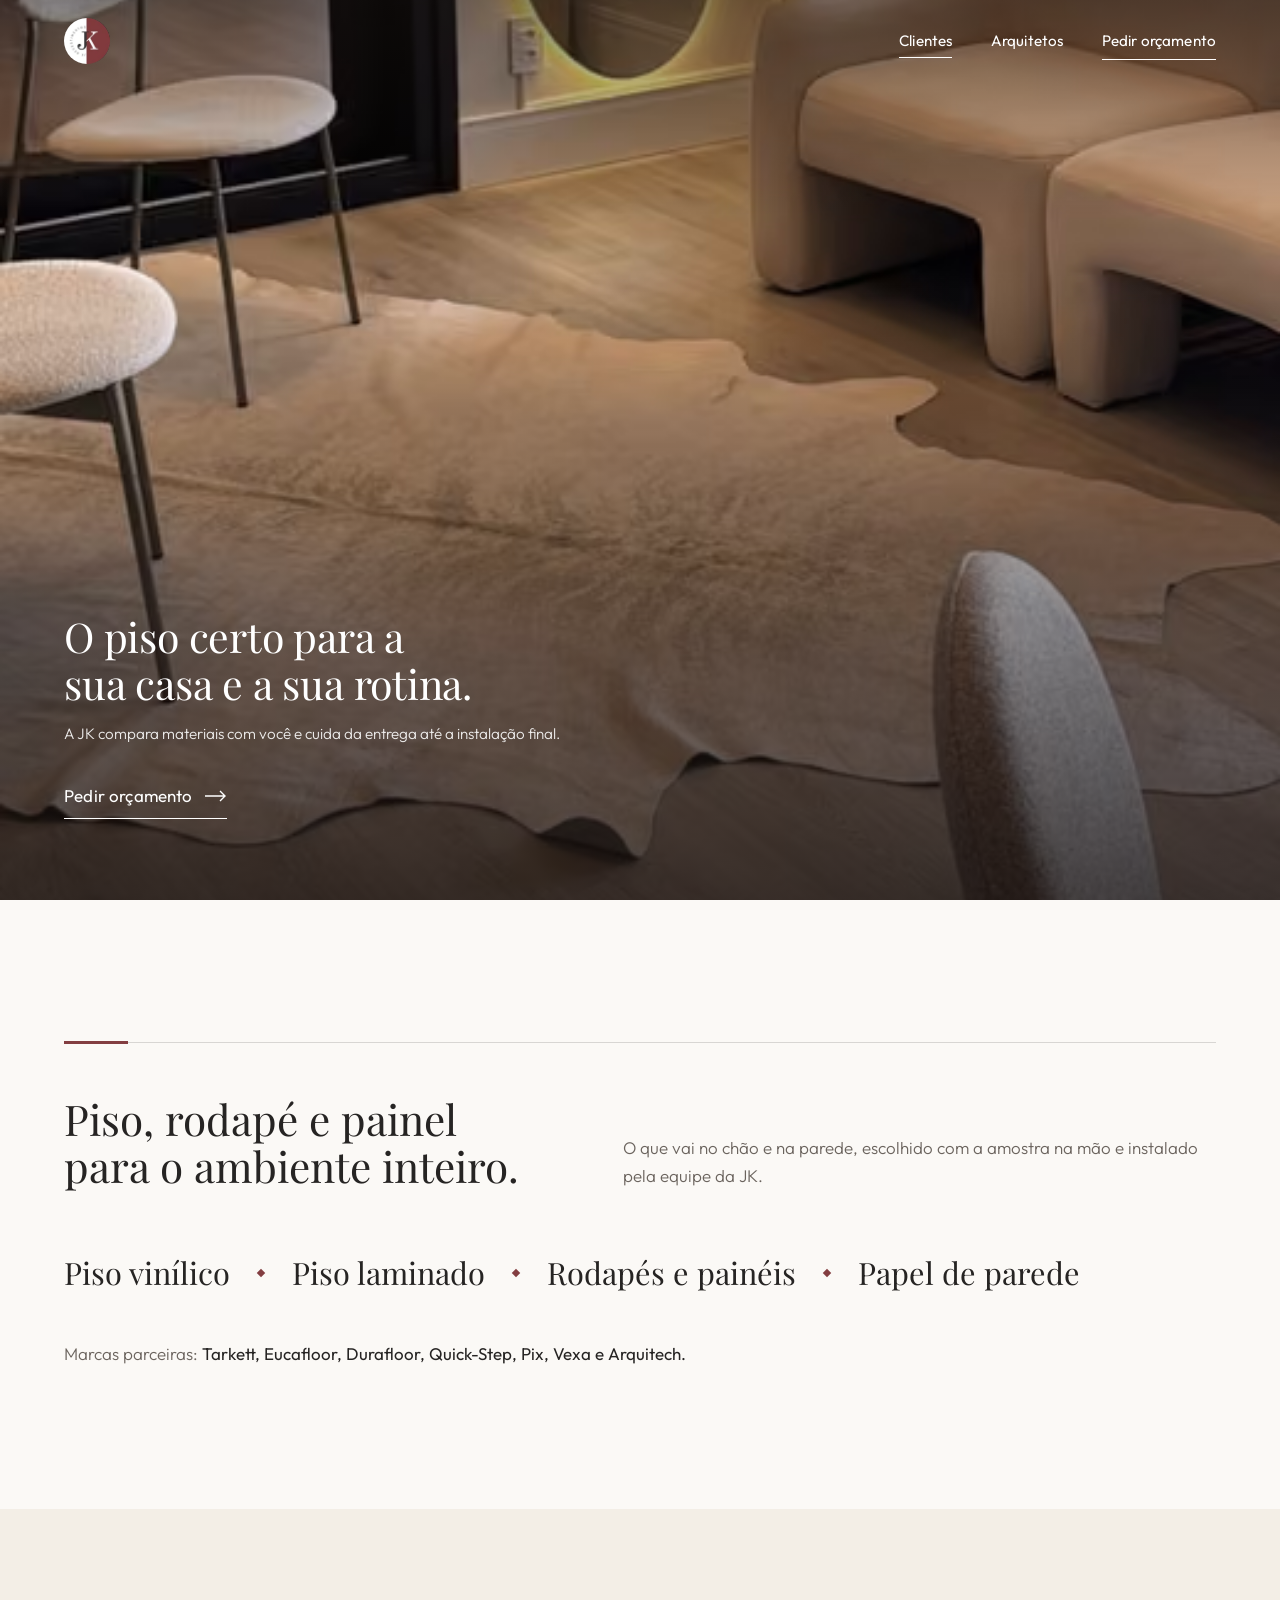
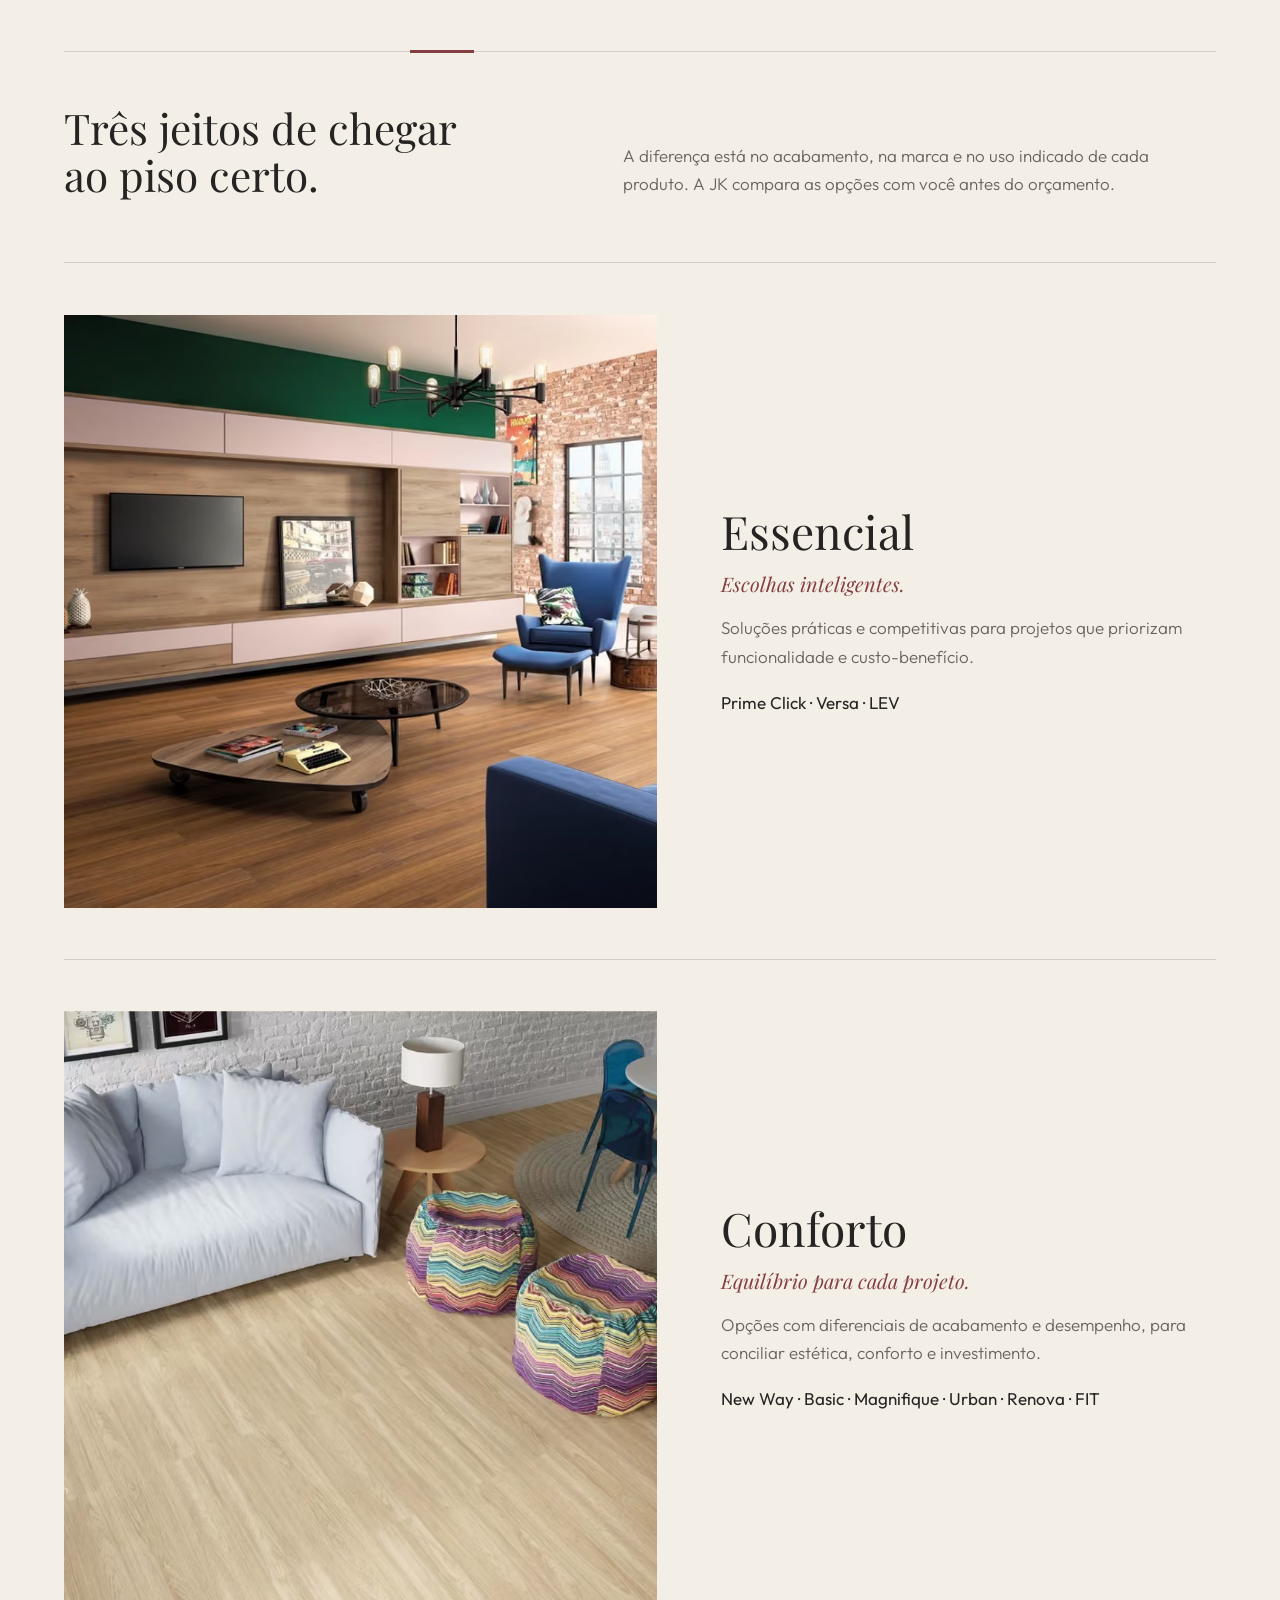
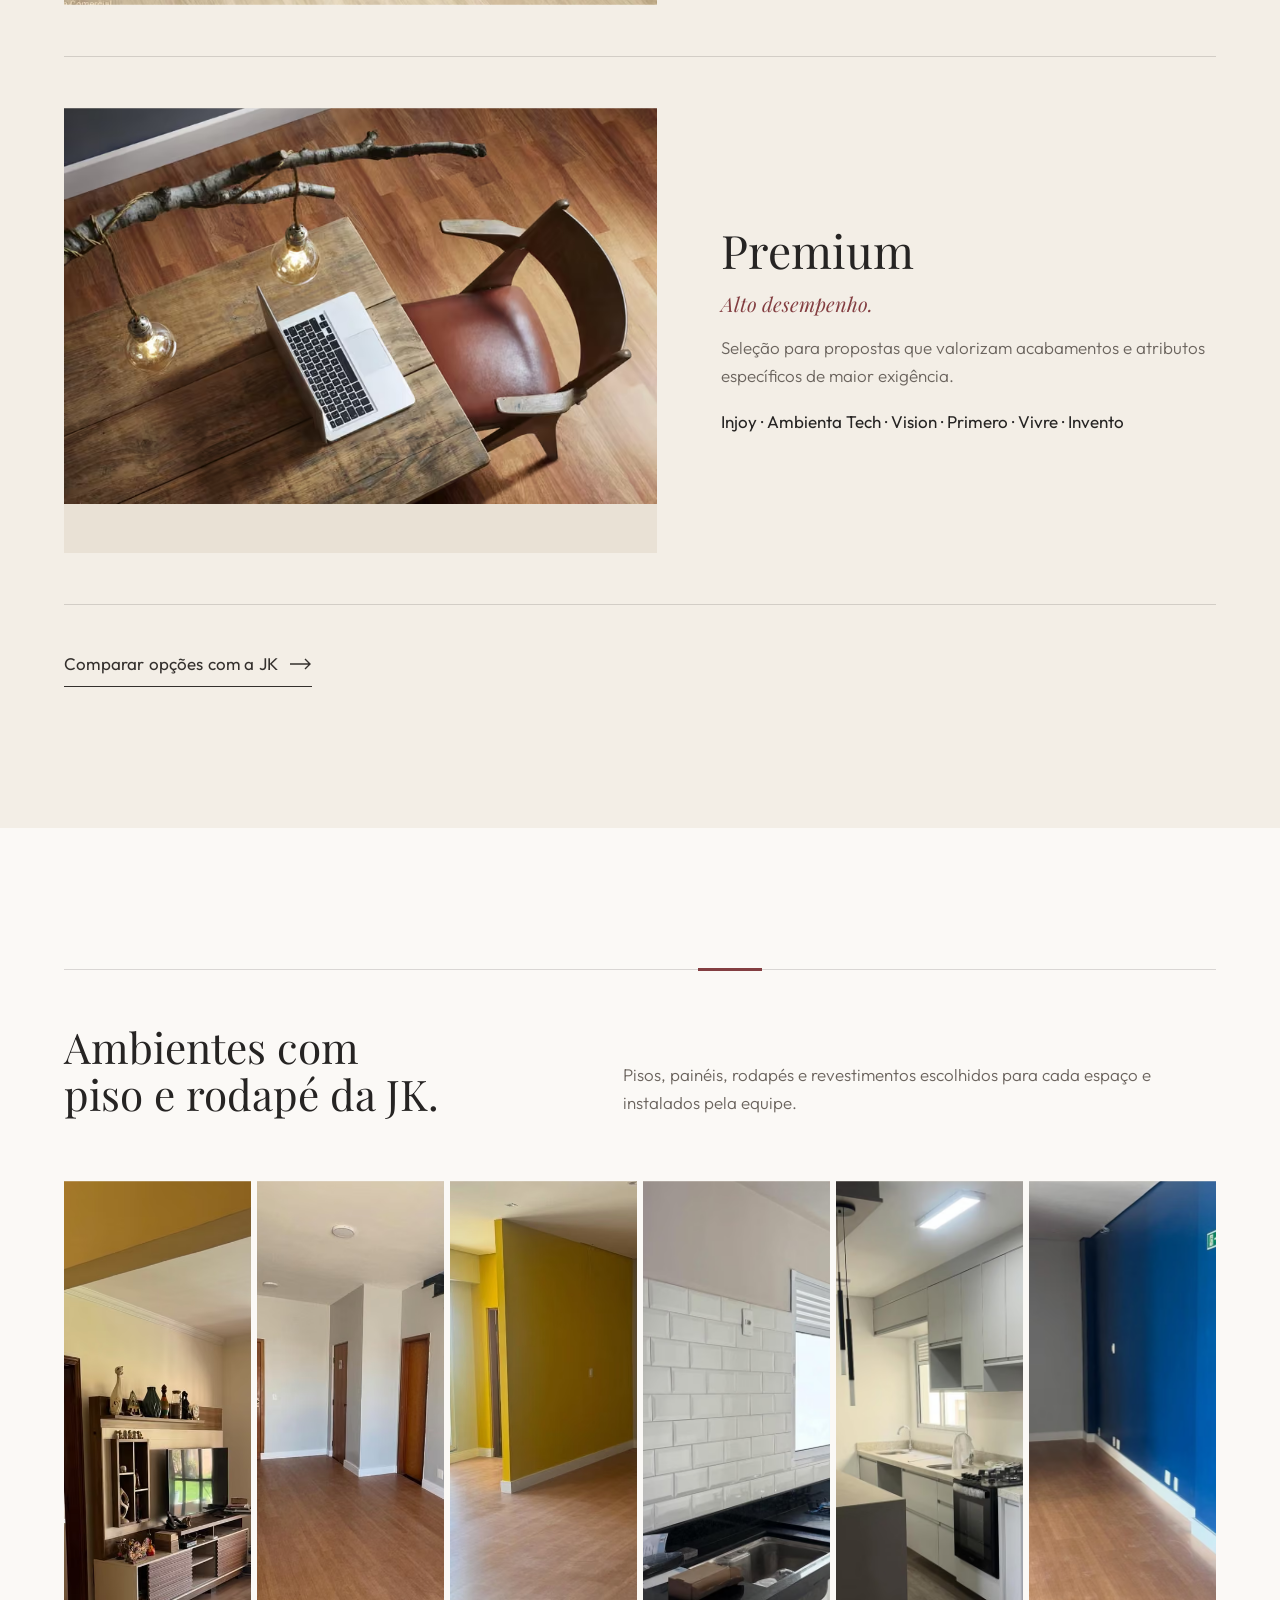
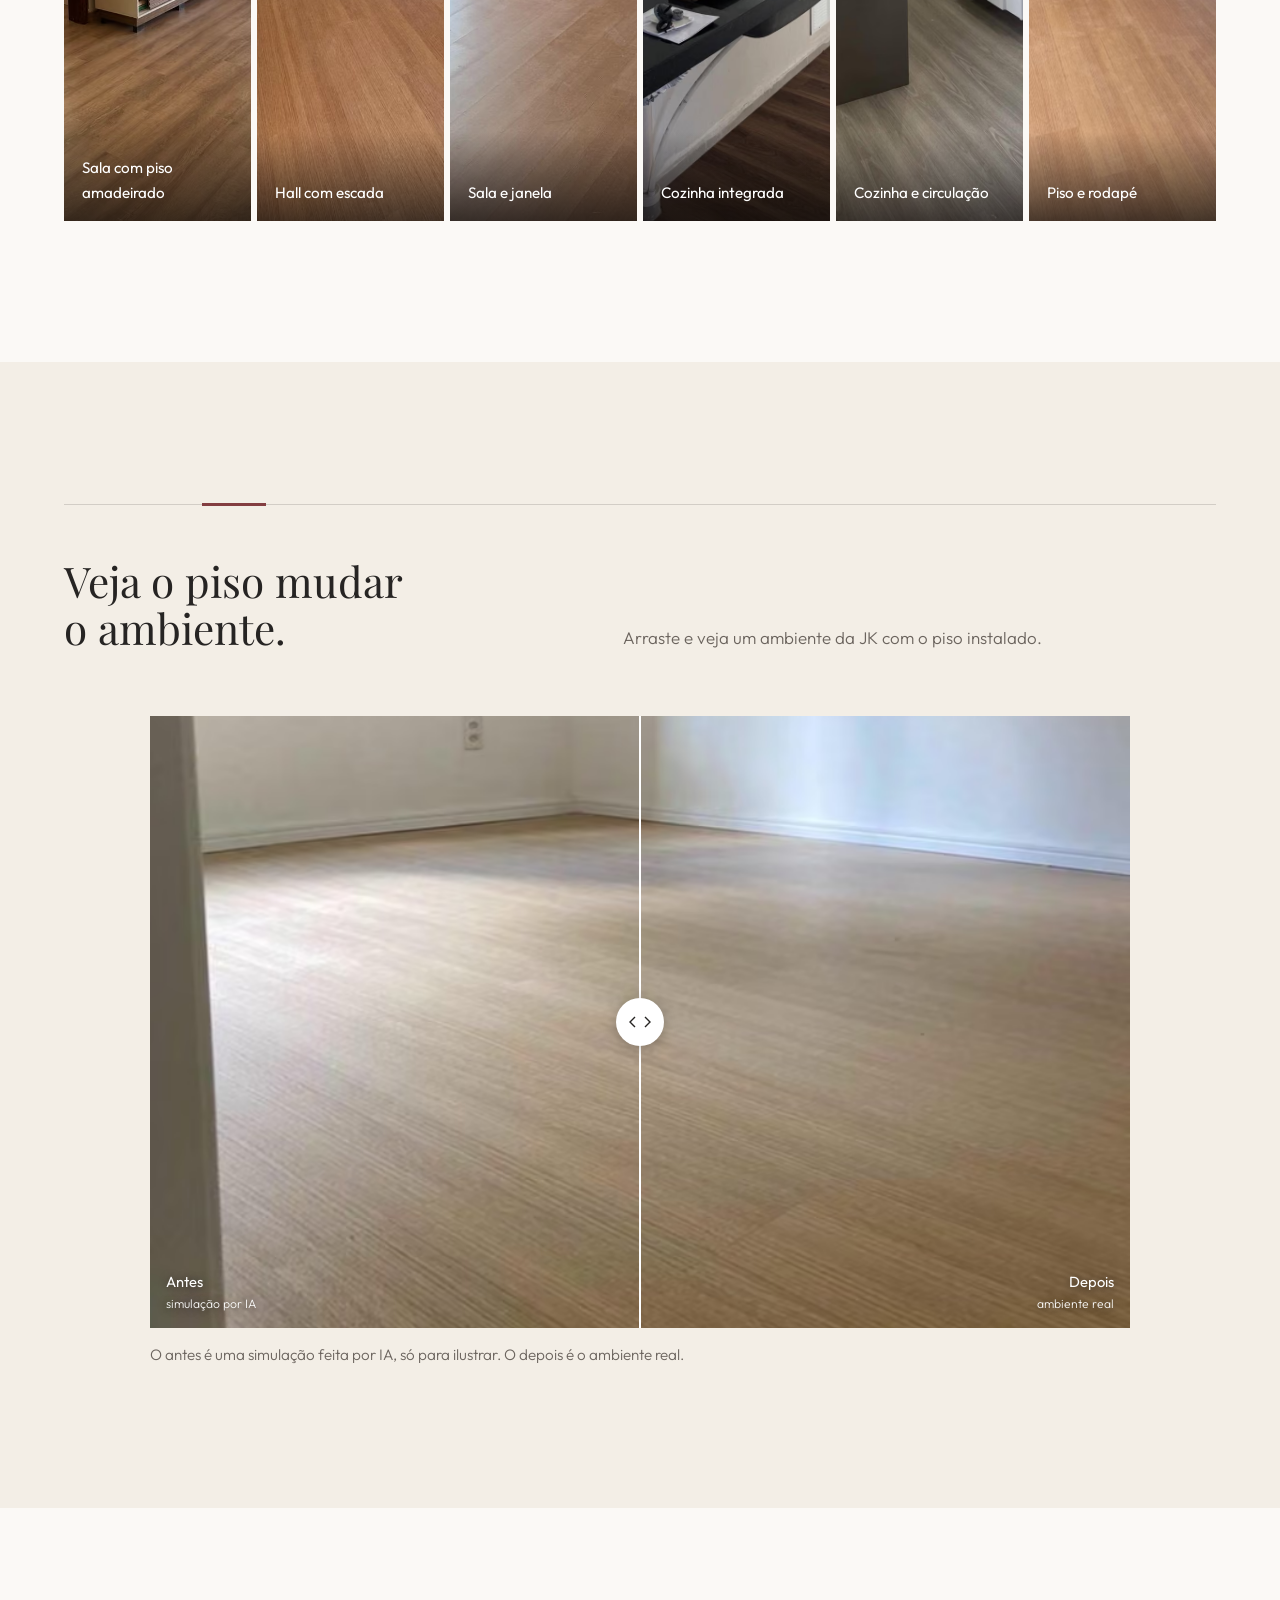
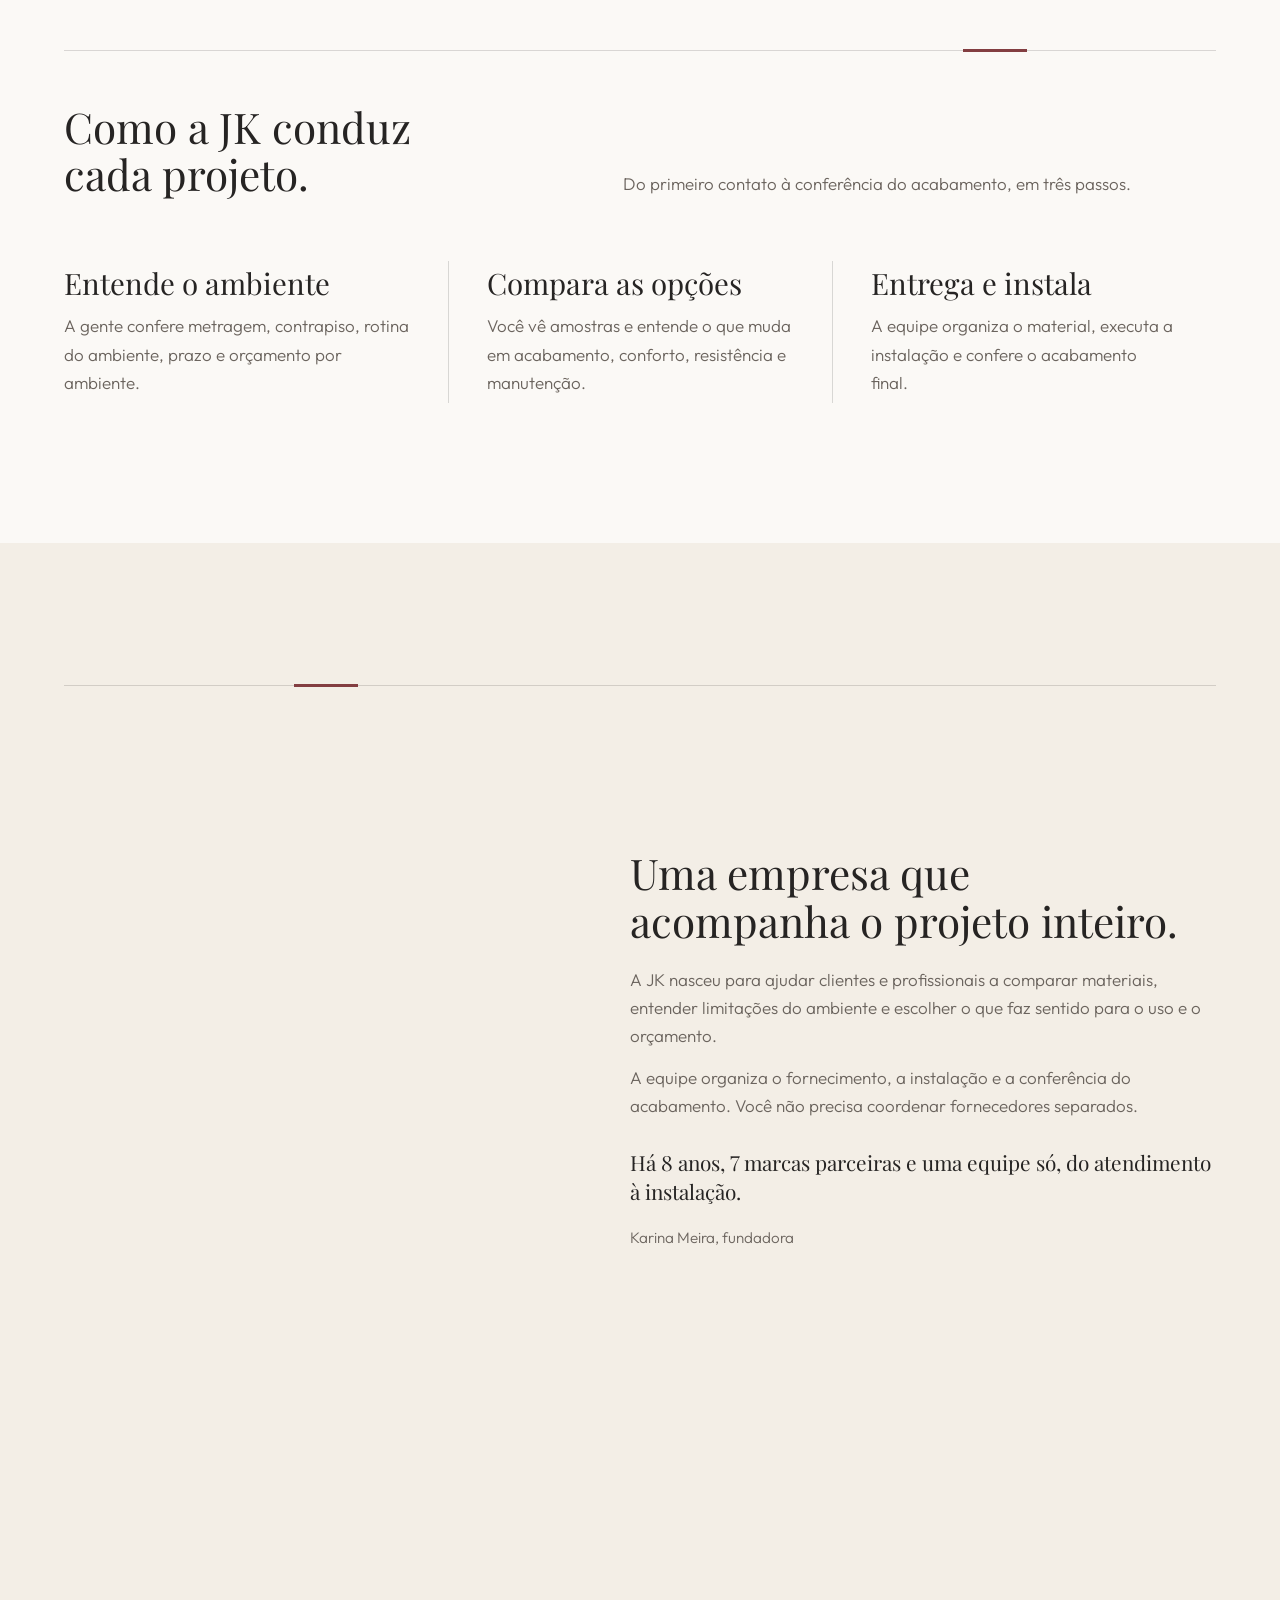
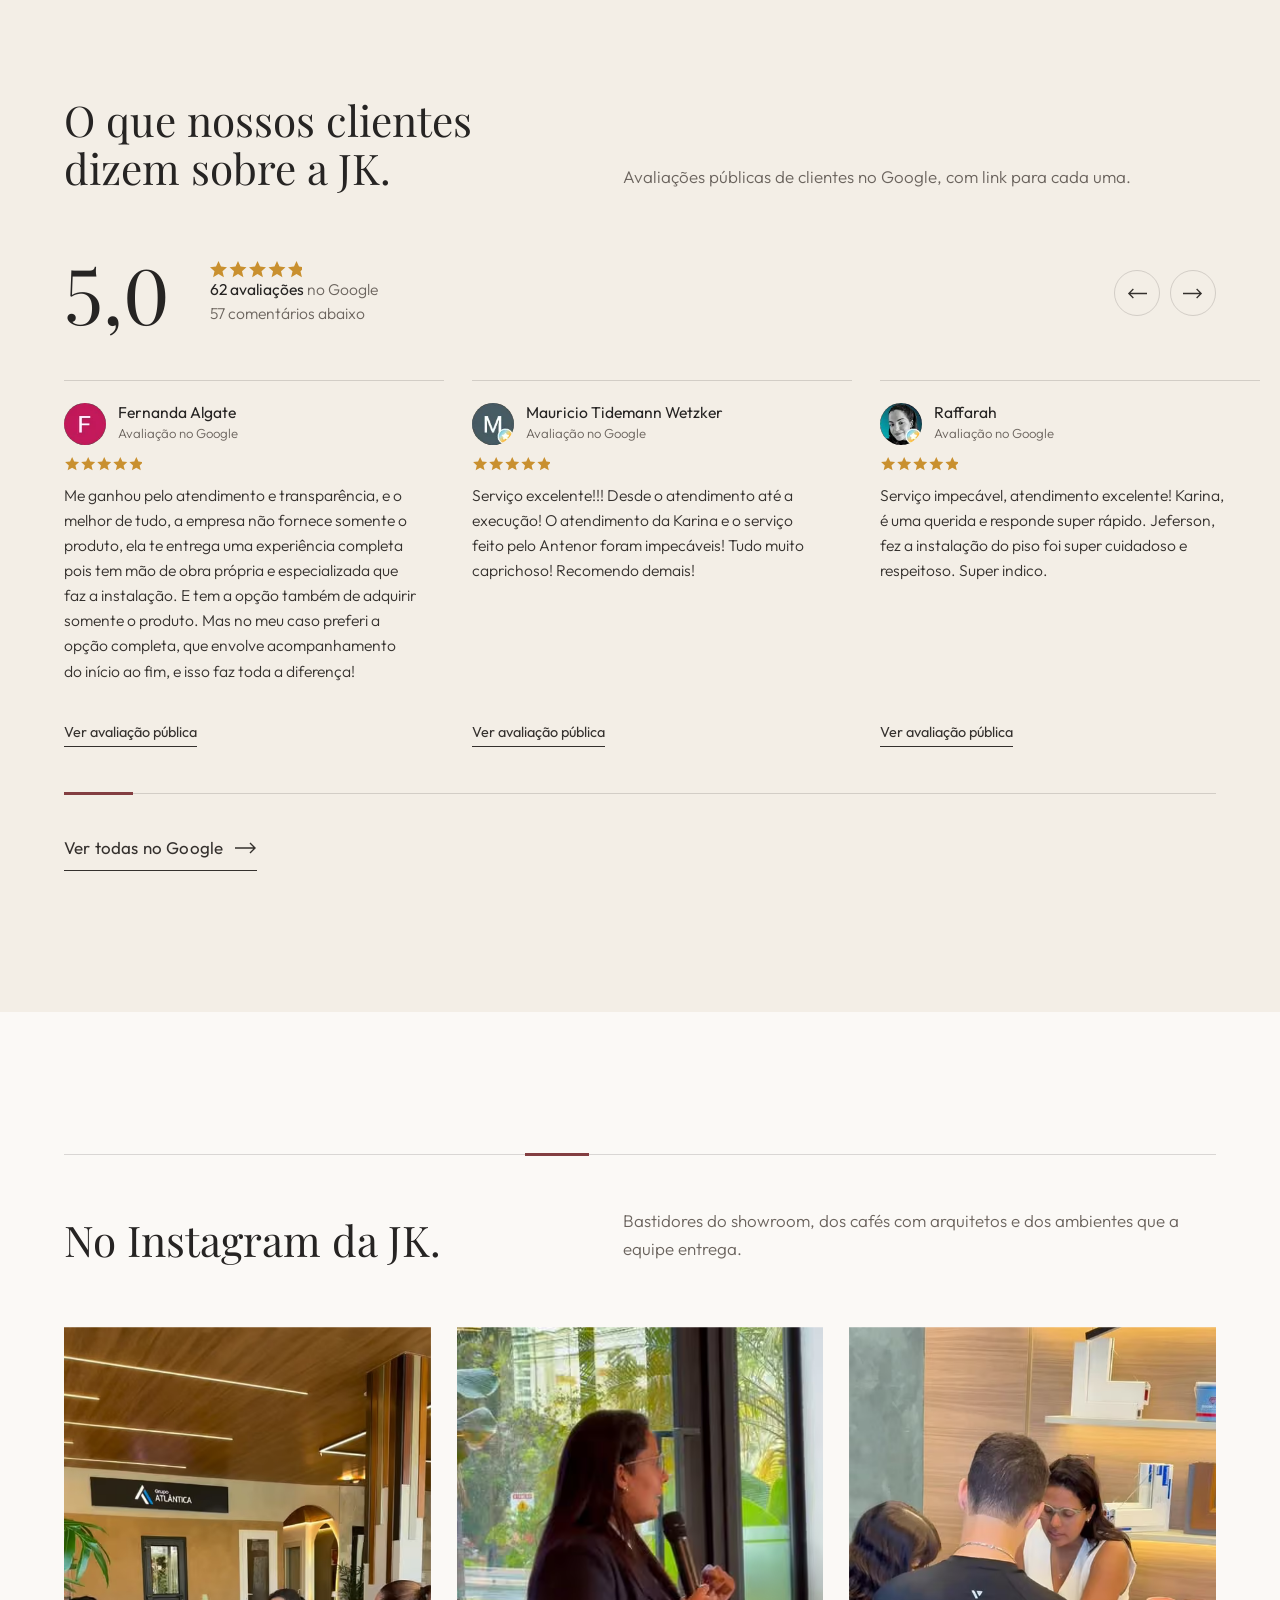
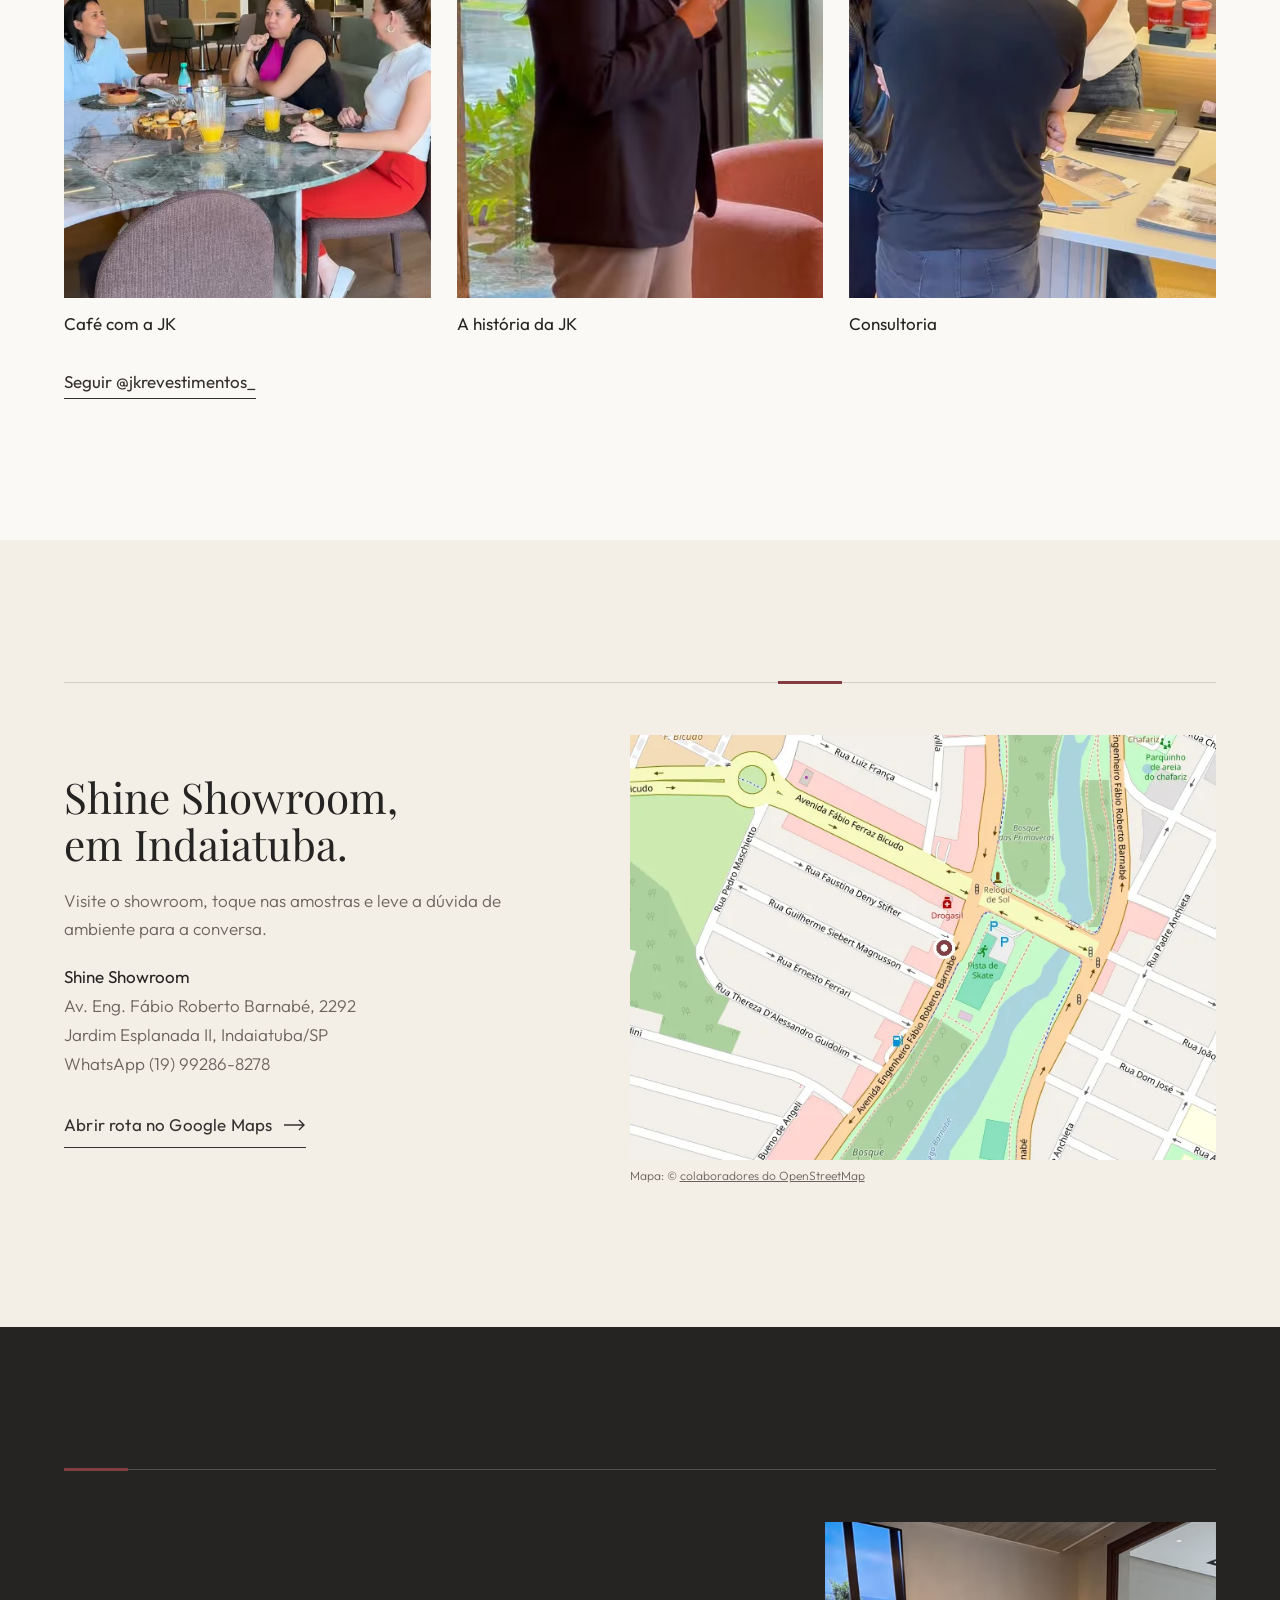
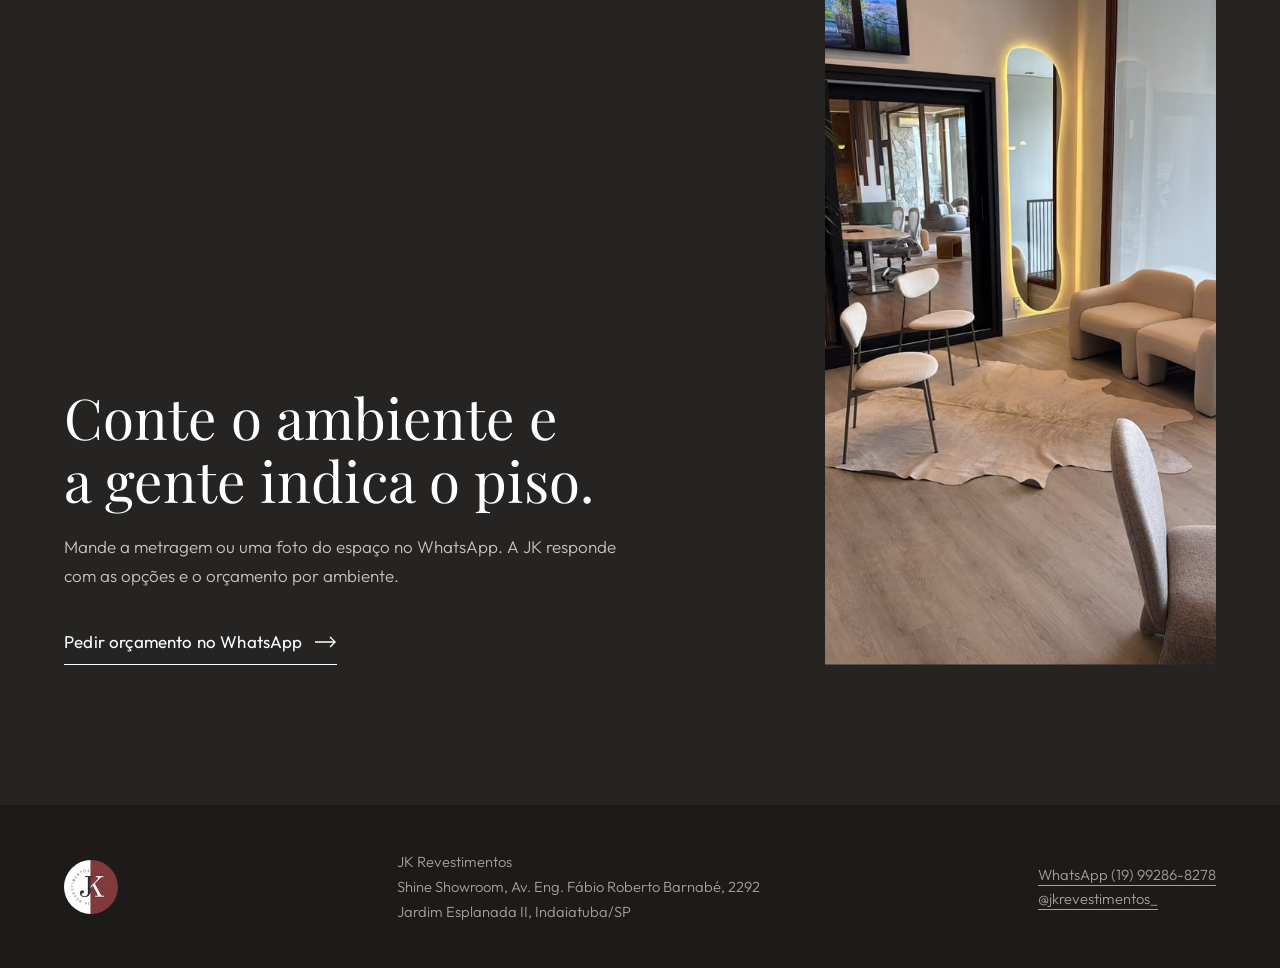
<file: v3/_capas/capa1/index.html>
<!doctype html>
<html lang="pt-BR">
<head>
<meta charset="utf-8">
<meta name="viewport" content="width=device-width,initial-scale=1,viewport-fit=cover">
<title>JK Revestimentos | Pisos, rodapés e revestimentos em Indaiatuba</title>
<meta name="description" content="Pisos vinílicos e laminados, rodapés e revestimentos em Indaiatuba. A JK compara materiais com você e cuida da entrega até a instalação.">
<meta name="robots" content="noindex, nofollow">
<meta name="theme-color" content="#262423">
<link rel="icon" href="../../favicon-32.png" sizes="32x32">
<link rel="apple-touch-icon" href="../../apple-touch-icon.png">
<link rel="preload" href="../../fonts/playfair.woff2" as="font" type="font/woff2" crossorigin>
<link rel="preload" href="../../fonts/outfit.woff2" as="font" type="font/woff2" crossorigin>
<link rel="preload" as="image" type="image/avif" media="(min-width:768px)" imagesrcset="../../img/capa1-d-800.avif 800w, ../../img/capa1-d-1215.avif 1215w" imagesizes="100vw" fetchpriority="high"><link rel="preload" as="image" type="image/avif" media="(max-width:767px)" imagesrcset="../../img/capa1-m-520.avif 520w, ../../img/capa1-m-780.avif 780w" imagesizes="100vw" fetchpriority="high">
<link rel="stylesheet" href="../../style.css">
<script>document.documentElement.className+=" js"</script>
</head>
<body>
<a class="skip" href="#main">Pular para o conteúdo</a>
<svg width="0" height="0" style="position:absolute" aria-hidden="true"><symbol id="star5" viewBox="0 0 92 17"><g fill="currentColor"><path transform="translate(0.0 0)" d="M8.5 0l2.5 5.6 6 .6-4.5 4 1.4 6-5.4-3.2-5.4 3.2 1.4-6-4.5-4 6-.6z"/><path transform="translate(19.5 0)" d="M8.5 0l2.5 5.6 6 .6-4.5 4 1.4 6-5.4-3.2-5.4 3.2 1.4-6-4.5-4 6-.6z"/><path transform="translate(39.0 0)" d="M8.5 0l2.5 5.6 6 .6-4.5 4 1.4 6-5.4-3.2-5.4 3.2 1.4-6-4.5-4 6-.6z"/><path transform="translate(58.5 0)" d="M8.5 0l2.5 5.6 6 .6-4.5 4 1.4 6-5.4-3.2-5.4 3.2 1.4-6-4.5-4 6-.6z"/><path transform="translate(78.0 0)" d="M8.5 0l2.5 5.6 6 .6-4.5 4 1.4 6-5.4-3.2-5.4 3.2 1.4-6-4.5-4 6-.6z"/></g></symbol></svg>
<header class="hdr"><a class="logo" href="../../" aria-label="JK Revestimentos, início"><img src="../../brand/jk-logo-96.webp" width="96" height="96" alt="JK Revestimentos"></a><nav aria-label="Principal"><a class="nav-sec" href="./" aria-current="page">Clientes</a><a class="nav-sec" href="arquitetos/">Arquitetos</a><a class="hdr-cta" href="https://wa.me/5519992868278?text=Ol%C3%A1%21%20Vim%20pelo%20site%20da%20JK%20e%20quero%20um%20or%C3%A7amento." target="_blank" rel="noopener">Pedir orçamento</a></nav></header><main id="main"><section class="hero" aria-label="Abertura"><picture><source media="(min-width:768px)" type="image/avif" srcset="../../img/capa1-d-800.avif 800w, ../../img/capa1-d-1215.avif 1215w" sizes="100vw"><source media="(min-width:768px)" type="image/webp" srcset="../../img/capa1-d-800.webp 800w, ../../img/capa1-d-1215.webp 1215w" sizes="100vw"><source type="image/avif" srcset="../../img/capa1-m-520.avif 520w, ../../img/capa1-m-780.avif 780w" sizes="100vw"><source type="image/webp" srcset="../../img/capa1-m-520.webp 520w, ../../img/capa1-m-780.webp 780w" sizes="100vw"><img src="../../img/capa1-m-780.jpg" width="780" height="1632" alt="Showroom da JK com piso de madeira clara, poltronas e espelho iluminado" fetchpriority="high" decoding="async" style="object-position:56% 60%"></picture><style>@media(min-width:768px){.hero picture img{object-position:center 62%!important}}</style><div class="planks" aria-hidden="true"><span style="--w:11;--d:0.0s"></span><span style="--w:9;--d:0.34s"></span><span style="--w:13;--d:0.12s"></span><span style="--w:10;--d:0.46s"></span><span style="--w:12;--d:0.06s"></span><span style="--w:9;--d:0.4s"></span><span style="--w:11;--d:0.18s"></span><span style="--w:13;--d:0.52s"></span><span style="--w:12;--d:0.26s"></span></div><div class="hero-in"><h1>O piso certo para a sua casa e a sua rotina.</h1><p class="lead">A JK compara materiais com você e cuida da entrega até a instalação final.</p><a class="cta draw" href="https://wa.me/5519992868278?text=Ol%C3%A1%21%20Vim%20pelo%20site%20da%20JK%20e%20quero%20um%20or%C3%A7amento." target="_blank" rel="noopener">Pedir orçamento<svg viewBox="0 0 22 12" fill="none" stroke="currentColor" stroke-width="1.4" aria-hidden="true"><path d="M0 6h20M15 1l5 5-5 5"/></svg></a></div></section><section class="sec" id="materiais" aria-labelledby="t-mat"><div class="wrap"><div class="joint" aria-hidden="true"><i style="--at:0"></i></div><div class="head rv"><h2 id="t-mat">Piso, rodapé e painel para o ambiente inteiro.</h2><p>O que vai no chão e na parede, escolhido com a amostra na mão e instalado pela equipe da JK.</p></div><ul class="mats rv" aria-label="Soluções da JK"><li>Piso vinílico</li><li>Piso laminado</li><li>Rodapés e painéis</li><li>Papel de parede</li></ul><p class="brands rv">Marcas parceiras: <b>Tarkett, Eucafloor, Durafloor, Quick-Step, Pix, Vexa e Arquitech.</b></p></div></section><section class="sec ivory" id="linhas" aria-labelledby="t-lin"><div class="wrap"><div class="joint" aria-hidden="true"><i style="--at:30%"></i></div><div class="head rv"><h2 id="t-lin">Três jeitos de chegar ao piso certo.</h2><p>A diferença está no acabamento, na marca e no uso indicado de cada produto. A JK compara as opções com você antes do orçamento.</p></div><div class="line-div"></div><div class="line-row"><div class="line-txt rv"><h3>Essencial</h3><p class="tag">Escolhas inteligentes.</p><p>Soluções práticas e competitivas para projetos que priorizam funcionalidade e custo-benefício.</p><p class="prods">Prime Click · Versa · LEV</p></div><div class="cut" style="--rd:.1s"><picture><source type="image/avif" srcset="../../img/p-prime-480.avif 480w, ../../img/p-prime-800.avif 800w" sizes="(min-width:820px) 50vw, 100vw"><source type="image/webp" srcset="../../img/p-prime-480.webp 480w, ../../img/p-prime-800.webp 800w" sizes="(min-width:820px) 50vw, 100vw"><img src="../../img/p-prime-800.webp" srcset="../../img/p-prime-480.webp 480w, ../../img/p-prime-800.webp 800w" sizes="(min-width:820px) 50vw, 100vw" width="800" height="800" alt="Sala ampla com piso laminado Eucafloor Prime Click" loading="lazy" decoding="async"></picture></div></div><div class="line-div"></div><div class="line-row"><div class="line-txt rv"><h3>Conforto</h3><p class="tag">Equilíbrio para cada projeto.</p><p>Opções com diferenciais de acabamento e desempenho, para conciliar estética, conforto e investimento.</p><p class="prods">New Way · Basic · Magnifique · Urban · Renova · FIT</p></div><div class="cut" style="--rd:.1s"><picture><source type="image/avif" srcset="../../img/p-newway-480.avif 480w, ../../img/p-newway-800.avif 800w" sizes="(min-width:820px) 50vw, 100vw"><source type="image/webp" srcset="../../img/p-newway-480.webp 480w, ../../img/p-newway-800.webp 800w" sizes="(min-width:820px) 50vw, 100vw"><img src="../../img/p-newway-800.webp" srcset="../../img/p-newway-480.webp 480w, ../../img/p-newway-800.webp 800w" sizes="(min-width:820px) 50vw, 100vw" width="800" height="800" alt="Sala com piso laminado Durafloor New Way Petrópolis" loading="lazy" decoding="async"></picture></div></div><div class="line-div"></div><div class="line-row"><div class="line-txt rv"><h3>Premium</h3><p class="tag">Alto desempenho.</p><p>Seleção para propostas que valorizam acabamentos e atributos específicos de maior exigência.</p><p class="prods">Injoy · Ambienta Tech · Vision · Primero · Vivre · Invento</p></div><div class="cut" style="--rd:.1s"><picture><source type="image/avif" srcset="../../img/p-ambienta-480.avif 480w, ../../img/p-ambienta-800.avif 800w" sizes="(min-width:820px) 50vw, 100vw"><source type="image/webp" srcset="../../img/p-ambienta-480.webp 480w, ../../img/p-ambienta-800.webp 800w" sizes="(min-width:820px) 50vw, 100vw"><img src="../../img/p-ambienta-800.webp" srcset="../../img/p-ambienta-480.webp 480w, ../../img/p-ambienta-800.webp 800w" sizes="(min-width:820px) 50vw, 100vw" width="800" height="533" alt="Ambiente com piso Tarkett Ambienta Tech Grapia" loading="lazy" decoding="async"></picture></div></div><div class="line-div"></div><div class="after-lines rv"><a class="cta" href="https://wa.me/5519992868278?text=Ol%C3%A1%21%20Vim%20pelo%20site%20da%20JK%20e%20quero%20um%20or%C3%A7amento." target="_blank" rel="noopener">Comparar opções com a JK<svg viewBox="0 0 22 12" fill="none" stroke="currentColor" stroke-width="1.4" aria-hidden="true"><path d="M0 6h20M15 1l5 5-5 5"/></svg></a></div></div></section><section class="sec" id="ambientes" aria-labelledby="t-amb"><div class="wrap"><div class="joint" aria-hidden="true"><i style="--at:55%"></i></div><div class="head rv"><h2 id="t-amb">Ambientes com piso e rodapé da JK.</h2><p>Pisos, painéis, rodapés e revestimentos escolhidos para cada espaço e instalados pela equipe.</p></div><ul class="boards"><li tabindex="0" style="--rd:0.10s"><figure style="margin:0;position:absolute;inset:0"><picture><source type="image/avif" srcset="../../img/amb-1-480.avif 480w, ../../img/amb-1-760.avif 760w" sizes="(min-width:820px) 40vw, 64vw"><source type="image/webp" srcset="../../img/amb-1-480.webp 480w, ../../img/amb-1-760.webp 760w" sizes="(min-width:820px) 40vw, 64vw"><img src="../../img/amb-1-760.webp" srcset="../../img/amb-1-480.webp 480w, ../../img/amb-1-760.webp 760w" sizes="(min-width:820px) 40vw, 64vw" width="760" height="1140" alt="Sala de estar com piso vinílico amadeirado instalado" loading="lazy" decoding="async"></picture><figcaption>Sala com piso amadeirado</figcaption></figure></li><li tabindex="0" style="--rd:0.19s"><figure style="margin:0;position:absolute;inset:0"><picture><source type="image/avif" srcset="../../img/amb-2-480.avif 480w, ../../img/amb-2-760.avif 760w" sizes="(min-width:820px) 40vw, 64vw"><source type="image/webp" srcset="../../img/amb-2-480.webp 480w, ../../img/amb-2-760.webp 760w" sizes="(min-width:820px) 40vw, 64vw"><img src="../../img/amb-2-760.webp" srcset="../../img/amb-2-480.webp 480w, ../../img/amb-2-760.webp 760w" sizes="(min-width:820px) 40vw, 64vw" width="760" height="1140" alt="Hall com piso amadeirado contínuo e rodapé branco" loading="lazy" decoding="async"></picture><figcaption>Hall com escada</figcaption></figure></li><li tabindex="0" style="--rd:0.28s"><figure style="margin:0;position:absolute;inset:0"><picture><source type="image/avif" srcset="../../img/amb-3-480.avif 480w, ../../img/amb-3-760.avif 760w" sizes="(min-width:820px) 40vw, 64vw"><source type="image/webp" srcset="../../img/amb-3-480.webp 480w, ../../img/amb-3-760.webp 760w" sizes="(min-width:820px) 40vw, 64vw"><img src="../../img/amb-3-760.webp" srcset="../../img/amb-3-480.webp 480w, ../../img/amb-3-760.webp 760w" sizes="(min-width:820px) 40vw, 64vw" width="760" height="1241" alt="Sala ampla com piso laminado claro e rodapé branco" loading="lazy" decoding="async"></picture><figcaption>Sala e janela</figcaption></figure></li><li tabindex="0" style="--rd:0.37s"><figure style="margin:0;position:absolute;inset:0"><picture><source type="image/avif" srcset="../../img/amb-4-480.avif 480w, ../../img/amb-4-760.avif 760w" sizes="(min-width:820px) 40vw, 64vw"><source type="image/webp" srcset="../../img/amb-4-480.webp 480w, ../../img/amb-4-760.webp 760w" sizes="(min-width:820px) 40vw, 64vw"><img src="../../img/amb-4-760.webp" srcset="../../img/amb-4-480.webp 480w, ../../img/amb-4-760.webp 760w" sizes="(min-width:820px) 40vw, 64vw" width="760" height="1366" alt="Cozinha com bancada escura, revestimento branco e piso vinílico" loading="lazy" decoding="async"></picture><figcaption>Cozinha integrada</figcaption></figure></li><li tabindex="0" style="--rd:0.46s"><figure style="margin:0;position:absolute;inset:0"><picture><source type="image/avif" srcset="../../img/amb-5-480.avif 480w, ../../img/amb-5-760.avif 760w" sizes="(min-width:820px) 40vw, 64vw"><source type="image/webp" srcset="../../img/amb-5-480.webp 480w, ../../img/amb-5-760.webp 760w" sizes="(min-width:820px) 40vw, 64vw"><img src="../../img/amb-5-760.webp" srcset="../../img/amb-5-480.webp 480w, ../../img/amb-5-760.webp 760w" sizes="(min-width:820px) 40vw, 64vw" width="760" height="1366" alt="Cozinha integrada com piso vinílico cinza" loading="lazy" decoding="async"></picture><figcaption>Cozinha e circulação</figcaption></figure></li><li tabindex="0" style="--rd:0.55s"><figure style="margin:0;position:absolute;inset:0"><picture><source type="image/avif" srcset="../../img/amb-6-480.avif 480w, ../../img/amb-6-760.avif 760w" sizes="(min-width:820px) 40vw, 64vw"><source type="image/webp" srcset="../../img/amb-6-480.webp 480w, ../../img/amb-6-760.webp 760w" sizes="(min-width:820px) 40vw, 64vw"><img src="../../img/amb-6-760.webp" srcset="../../img/amb-6-480.webp 480w, ../../img/amb-6-760.webp 760w" sizes="(min-width:820px) 40vw, 64vw" width="760" height="1284" alt="Sala com piso amadeirado e rodapé branco junto à parede" loading="lazy" decoding="async"></picture><figcaption>Piso e rodapé</figcaption></figure></li></ul></div></section><section class="sec ivory" id="antes-depois" aria-labelledby="t-cmp"><div class="wrap"><div class="joint" aria-hidden="true"><i style="--at:12%"></i></div><div class="head rv"><h2 id="t-cmp">Veja o piso mudar o ambiente.</h2><p>Arraste e veja um ambiente da JK com o piso instalado.</p></div><div class="cmp-wrap rv"><div class="cmp" style="--pos:50%"><picture><source type="image/avif" srcset="../../img/depois-520.avif 520w, ../../img/depois-800.avif 800w" sizes="(min-width:1000px) 980px, 100vw"><source type="image/webp" srcset="../../img/depois-520.webp 520w, ../../img/depois-800.webp 800w" sizes="(min-width:1000px) 980px, 100vw"><img src="../../img/depois-800.webp" srcset="../../img/depois-520.webp 520w, ../../img/depois-800.webp 800w" sizes="(min-width:1000px) 980px, 100vw" width="800" height="1000" alt="Sala com piso laminado claro instalado pela JK" loading="lazy" decoding="async"></picture><div class="before"><picture><source type="image/avif" srcset="../../img/antes-520.avif 520w, ../../img/antes-800.avif 800w" sizes="(min-width:1000px) 980px, 100vw"><source type="image/webp" srcset="../../img/antes-520.webp 520w, ../../img/antes-800.webp 800w" sizes="(min-width:1000px) 980px, 100vw"><img src="../../img/antes-800.webp" srcset="../../img/antes-520.webp 520w, ../../img/antes-800.webp 800w" sizes="(min-width:1000px) 980px, 100vw" width="800" height="1000" alt="Mesma sala com contrapiso aparente, imagem simulada por IA" loading="lazy" decoding="async"></picture></div><div class="bar"></div><div class="knob"><svg viewBox="0 0 24 12" fill="none" stroke="currentColor" stroke-width="1.4" aria-hidden="true"><path d="M7 1L2 6l5 5M17 1l5 5-5 5"/></svg></div><span class="lbl l">Antes<small>simulação por IA</small></span><span class="lbl r">Depois<small>ambiente real</small></span><input type="range" min="0" max="100" value="50" aria-label="Comparar antes e depois"></div><p class="cmp-note">O antes é uma simulação feita por IA, só para ilustrar. O depois é o ambiente real.</p></div></div></section><section class="sec" id="processo" aria-labelledby="t-proc"><div class="wrap"><div class="joint" aria-hidden="true"><i style="--at:78%"></i></div><div class="head rv"><h2 id="t-proc">Como a JK conduz cada projeto.</h2><p>Do primeiro contato à conferência do acabamento, em três passos.</p></div><div class="steps"><div class="step rv"><h3>Entende o ambiente</h3><p>A gente confere metragem, contrapiso, rotina do ambiente, prazo e orçamento por ambiente.</p></div><div class="step rv" style="--rd:.12s"><h3>Compara as opções</h3><p>Você vê amostras e entende o que muda em acabamento, conforto, resistência e manutenção.</p></div><div class="step rv" style="--rd:.24s"><h3>Entrega e instala</h3><p>A equipe organiza o material, executa a instalação e confere o acabamento final.</p></div></div></div></section><section class="sec ivory" id="jk" aria-labelledby="t-jk"><div class="wrap"><div class="joint" aria-hidden="true"><i style="--at:20%"></i></div><div class="about"><div class="cut"><picture><source type="image/avif" srcset="../../img/karina-560.avif 560w, ../../img/karina-900.avif 900w" sizes="(min-width:820px) 40vw, 100vw"><source type="image/webp" srcset="../../img/karina-560.webp 560w, ../../img/karina-900.webp 900w" sizes="(min-width:820px) 40vw, 100vw"><img src="../../img/karina-900.webp" srcset="../../img/karina-560.webp 560w, ../../img/karina-900.webp 900w" sizes="(min-width:820px) 40vw, 100vw" width="900" height="1146" alt="Karina Meira, fundadora da JK, à mesa com catálogos de pisos" loading="lazy" decoding="async"></picture></div><div class="rv"><h2 id="t-jk">Uma empresa que acompanha o projeto inteiro.</h2><p>A JK nasceu para ajudar clientes e profissionais a comparar materiais, entender limitações do ambiente e escolher o que faz sentido para o uso e o orçamento.</p><p>A equipe organiza o fornecimento, a instalação e a conferência do acabamento. Você não precisa coordenar fornecedores separados.</p><p class="fact">Há 8 anos, 7 marcas parceiras e uma equipe só, do atendimento à instalação.</p><p class="who">Karina Meira, fundadora</p></div></div></div></section><section class="sec ivory" id="avaliacoes" aria-labelledby="t-rev"><div class="wrap" data-rev><div class="joint" aria-hidden="true"><i style="--at:0"></i></div><div class="head rv"><h2 id="t-rev">O que nossos clientes dizem sobre a JK.</h2><p>Avaliações públicas de clientes no Google, com link para cada uma.</p></div><div class="rev-top rv"><div class="score">5,0</div><div><svg class="stars" role="img" aria-label="5 estrelas"><use href="#star5"/></svg><div class="rev-meta"><b>62 avaliações</b> no Google<br>57 comentários abaixo</div></div><div class="rev-ctrl"><button class="arrow prev" type="button" aria-label="Avaliações anteriores"><svg viewBox="0 0 22 12" fill="none" stroke="currentColor" stroke-width="1.4" aria-hidden="true"><path d="M0 6h20M15 1l5 5-5 5"/></svg></button><button class="arrow next" type="button" aria-label="Próximas avaliações"><svg viewBox="0 0 22 12" fill="none" stroke="currentColor" stroke-width="1.4" aria-hidden="true"><path d="M0 6h20M15 1l5 5-5 5"/></svg></button></div></div><ul class="rev-list" aria-label="Avaliações de clientes"><li class="rev"><header><span class="av" data-i="F"><img src="../../av/00.webp" width="64" height="64" alt="" loading="lazy" decoding="async" onerror="this.remove()"></span><div><div class="n">Fernanda Algate</div><div class="s">Avaliação no Google</div></div></header><svg class="stars" role="img" aria-label="5 estrelas"><use href="#star5"/></svg><q>Me ganhou pelo atendimento e transparência, e o melhor de tudo, a empresa não fornece somente o produto, ela te entrega uma experiência completa pois tem mão de obra própria e especializada que faz a instalação. E tem a opção também de adquirir somente o produto. Mas no meu caso preferi a opção completa, que envolve acompanhamento do início ao fim, e isso faz toda a diferença!</q><a class="link" href="https://www.google.com/maps/contrib/112672199840340449472/reviews?hl=pt-BR" target="_blank" rel="noopener">Ver avaliação pública</a></li><li class="rev"><header><span class="av" data-i="M"><img src="../../av/01.webp" width="64" height="64" alt="" loading="lazy" decoding="async" onerror="this.remove()"></span><div><div class="n">Mauricio Tidemann Wetzker</div><div class="s">Avaliação no Google</div></div></header><svg class="stars" role="img" aria-label="5 estrelas"><use href="#star5"/></svg><q>Serviço excelente!!! Desde o atendimento até a execução! O atendimento da Karina e o serviço feito pelo Antenor foram impecáveis! Tudo muito caprichoso! Recomendo demais!</q><a class="link" href="https://www.google.com/maps/contrib/100209731523446931066/reviews?hl=pt-BR" target="_blank" rel="noopener">Ver avaliação pública</a></li><li class="rev"><header><span class="av" data-i="R"><img src="../../av/02.webp" width="64" height="64" alt="" loading="lazy" decoding="async" onerror="this.remove()"></span><div><div class="n">Raffarah</div><div class="s">Avaliação no Google</div></div></header><svg class="stars" role="img" aria-label="5 estrelas"><use href="#star5"/></svg><q>Serviço impecável, atendimento excelente! Karina, é uma querida e responde super rápido. Jeferson, fez a instalação do piso foi super cuidadoso e respeitoso. Super indico.</q><a class="link" href="https://www.google.com/maps/contrib/104608813586053037656/reviews?hl=pt-BR" target="_blank" rel="noopener">Ver avaliação pública</a></li><li class="rev"><header><span class="av" data-i="J"><img src="../../av/03.webp" width="64" height="64" alt="" loading="lazy" decoding="async" onerror="this.remove()"></span><div><div class="n">Joyce Brescansin</div><div class="s">Avaliação no Google</div></div></header><svg class="stars" role="img" aria-label="5 estrelas"><use href="#star5"/></svg><q>Muito satisfeita! Super comprometidos e atenciosos desde o primeiro contato. 0 dor de cabeça e o serviço ficou impecável, lindo !!</q><a class="link" href="https://www.google.com/maps/contrib/107206658222870465666/reviews?hl=pt-BR" target="_blank" rel="noopener">Ver avaliação pública</a></li><li class="rev"><header><span class="av" data-i="A"><img src="../../av/04.webp" width="64" height="64" alt="" loading="lazy" decoding="async" onerror="this.remove()"></span><div><div class="n">Amauri Ferreira</div><div class="s">Avaliação no Google</div></div></header><svg class="stars" role="img" aria-label="5 estrelas"><use href="#star5"/></svg><q>Muito satisfeito com os serviços prestados! Desde a primeira conversa até a finalização dos serviços, tudo ocorreu perfeitamente como acordado! Parabéns à toda a equipe!</q><a class="link" href="https://www.google.com/maps/contrib/109332929003695081033/reviews?hl=pt-BR" target="_blank" rel="noopener">Ver avaliação pública</a></li><li class="rev"><header><span class="av" data-i="J"><img src="../../av/05.webp" width="64" height="64" alt="" loading="lazy" decoding="async" onerror="this.remove()"></span><div><div class="n">Jenifer Santos</div><div class="s">Avaliação no Google</div></div></header><svg class="stars" role="img" aria-label="5 estrelas"><use href="#star5"/></svg><q>Atendimento da  Karina super prestativa e atenciosaTrabalho impecável atendeu todas expectativas parabéns pela qualidade no atendimento e serviço obrigada</q><a class="link" href="https://www.google.com/maps/contrib/101215437102831313277/reviews?hl=pt-BR" target="_blank" rel="noopener">Ver avaliação pública</a></li><li class="rev"><header><span class="av" data-i="R"><img src="../../av/06.webp" width="64" height="64" alt="" loading="lazy" decoding="async" onerror="this.remove()"></span><div><div class="n">RUI ANDERSON DE OLIVEIRA</div><div class="s">Avaliação no Google</div></div></header><svg class="stars" role="img" aria-label="5 estrelas"><use href="#star5"/></svg><q>ótimo atendimento, muito profissional, entregaram minha obra antes do prazo prometido,super recomendo pela confiança e transparênciamuito obrigado por tudo</q><a class="link" href="https://www.google.com/maps/contrib/101548103962590219749/reviews?hl=pt-BR" target="_blank" rel="noopener">Ver avaliação pública</a></li><li class="rev"><header><span class="av" data-i="G"><img src="../../av/07.webp" width="64" height="64" alt="" loading="lazy" decoding="async" onerror="this.remove()"></span><div><div class="n">Gabriel Arruda</div><div class="s">Avaliação no Google</div></div></header><svg class="stars" role="img" aria-label="5 estrelas"><use href="#star5"/></svg><q>Empresa muito boa que se compromete na entrega do servico, prestando apoio a todo momento, fiz uma grande reforma e com a ajuda da Karina foi finalizada rapidamente. Tive um pequeno contratempo com o box do banheiro onde o piso estava vazando, mas após identificado o problema ja foi rapidamente resolvido, terminando assim a obra</q><a class="link" href="https://www.google.com/maps/contrib/117420894437806202518/reviews?hl=pt-BR" target="_blank" rel="noopener">Ver avaliação pública</a></li><li class="rev"><header><span class="av" data-i="M"><img src="../../av/08.webp" width="64" height="64" alt="" loading="lazy" decoding="async" onerror="this.remove()"></span><div><div class="n">Maria Paula Dutra</div><div class="s">Avaliação no Google</div></div></header><svg class="stars" role="img" aria-label="5 estrelas"><use href="#star5"/></svg><q>Atendimento impecável, instalaram vinílico no meu apto e também as soleiras. Karina uma profissional muito cuidadosa, sempre foi muito prestativa com as minhas dúvidas, simpatia em pessoa. Fora o trabalho excepcional. Indico de olhos fechados.</q><a class="link" href="https://www.google.com/maps/contrib/111850819710357924420/reviews?hl=pt-BR" target="_blank" rel="noopener">Ver avaliação pública</a></li><li class="rev"><header><span class="av" data-i="A"><img src="../../av/09.webp" width="64" height="64" alt="" loading="lazy" decoding="async" onerror="this.remove()"></span><div><div class="n">Andreia Peruchi</div><div class="s">Avaliação no Google</div></div></header><svg class="stars" role="img" aria-label="5 estrelas"><use href="#star5"/></svg><q>Bom atendimento e execução do serviço, preço justo, rápida resolução de imprevistos.</q><a class="link" href="https://www.google.com/maps/contrib/118329433247173493060/reviews?hl=pt-BR" target="_blank" rel="noopener">Ver avaliação pública</a></li><li class="rev"><header><span class="av" data-i="L"><img src="../../av/10.webp" width="64" height="64" alt="" loading="lazy" decoding="async" onerror="this.remove()"></span><div><div class="n">Luciana Lulli</div><div class="s">Avaliação no Google</div></div></header><svg class="stars" role="img" aria-label="5 estrelas"><use href="#star5"/></svg><q>Maravilhosa demais ! Impecável, excelente e diferenciada . O atendimento da JK é o início de tudo , um momento personalizado onde a Karina para para ouvir e assim atender as expectativas . Se tratando do meu vinílico ela tirou todas as dúvidas e nos deu um leque de opções . A instalação foi perfeita , os prestadores de serviços dela são tão detalhistas quanto ela . E não tinha como mudar esse profissionalismo no revestimento da minha cozinha e no meu contrapiso. Impecável è milimetricamente calculado . Ela conseguiu ir além da expectativas, além do que sonhei ! Preço justíssimo…. Recomendo ela um milhão de vezes de olhos fechados , porque não tive uma dor de cabeça com nada e muito menos com prazos ! Karina pode voar pq suas asas são gigantes 🙏🙌🏻❤️</q><a class="link" href="https://www.google.com/maps/contrib/113491883467814639373/reviews?hl=pt-BR" target="_blank" rel="noopener">Ver avaliação pública</a></li><li class="rev"><header><span class="av" data-i="P"><img src="../../av/11.webp" width="64" height="64" alt="" loading="lazy" decoding="async" onerror="this.remove()"></span><div><div class="n">Paula Koller</div><div class="s">Avaliação no Google</div></div></header><svg class="stars" role="img" aria-label="5 estrelas"><use href="#star5"/></svg><q>A instalação do piso foi impecável! A equipe foi super profissional, rápida e deixou o ambiente lindo. Resultado ficou show! Recomendo muito! Pessoas muito legais e comprometidas.</q><a class="link" href="https://www.google.com/maps/contrib/107336793668338857840/reviews?hl=pt-BR" target="_blank" rel="noopener">Ver avaliação pública</a></li><li class="rev"><header><span class="av" data-i="M"><img src="../../av/12.webp" width="64" height="64" alt="" loading="lazy" decoding="async" onerror="this.remove()"></span><div><div class="n">Mayara Dionisio Garcia</div><div class="s">Avaliação no Google</div></div></header><svg class="stars" role="img" aria-label="5 estrelas"><use href="#star5"/></svg><q>Indico de olhos fechados! Fiz todo o piso laminado do meu apartamento, e também o revestimento do banheiro e da cozinha. Além de tudo ter sido entregue no mais alto padrão de qualidade e com rapidez (meu prazo era curto para mudar, e a Karina super entendeu!), a equipe da JK é MARAVILHOSA!</q><a class="link" href="https://www.google.com/maps/contrib/109097353620293447280/reviews?hl=pt-BR" target="_blank" rel="noopener">Ver avaliação pública</a></li><li class="rev"><header><span class="av" data-i="H"><img src="../../av/13.webp" width="64" height="64" alt="" loading="lazy" decoding="async" onerror="this.remove()"></span><div><div class="n">Helenice Chate</div><div class="s">Avaliação no Google</div></div></header><svg class="stars" role="img" aria-label="5 estrelas"><use href="#star5"/></svg><q>Gostei muito desde o primeiro contato, quando a Karina agendou o início da colocação do rodapé. Muito atenciosa e prestativa quando tive que alterar a data porque a Leroy Merlin não havia entregue o material. Quanto ao instalador, Jeferson, muito educado, atencioso e executou o serviço com eficiência, deixando tudo perfeito e limpinho. Recomendo os serviços da JK Revestimentos pelo excelente atendimento e respeito ao cliente. Parabéns e obrigada!</q><a class="link" href="https://www.google.com/maps/contrib/113382208412963192724/reviews?hl=pt-BR" target="_blank" rel="noopener">Ver avaliação pública</a></li><li class="rev"><header><span class="av" data-i="J"><img src="../../av/14.webp" width="64" height="64" alt="" loading="lazy" decoding="async" onerror="this.remove()"></span><div><div class="n">Joaquim Camilote Gomes</div><div class="s">Avaliação no Google</div></div></header><svg class="stars" role="img" aria-label="5 estrelas"><use href="#star5"/></svg><q>Atendimento ótimo e a instalação perfeita sem nenhuma irregularidade. Recomendo a empresa que é prestativa e com acompanhamento técnico durante e depois da instalação..</q><a class="link" href="https://www.google.com/maps/contrib/105589675329938500957/reviews?hl=pt-BR" target="_blank" rel="noopener">Ver avaliação pública</a></li><li class="rev"><header><span class="av" data-i="I"><img src="../../av/15.webp" width="64" height="64" alt="" loading="lazy" decoding="async" onerror="this.remove()"></span><div><div class="n">Isabela Caldato</div><div class="s">Avaliação no Google</div></div></header><svg class="stars" role="img" aria-label="5 estrelas"><use href="#star5"/></svg><q>Excelente atendimento e excelente trabalho, meus rodapés deram outra cara para o apartamento, indico o trabalho!!!</q><a class="link" href="https://www.google.com/maps/contrib/114395187356363090056/reviews?hl=pt-BR" target="_blank" rel="noopener">Ver avaliação pública</a></li><li class="rev"><header><span class="av" data-i="C"><img src="../../av/16.webp" width="64" height="64" alt="" loading="lazy" decoding="async" onerror="this.remove()"></span><div><div class="n">Camila Chiconato</div><div class="s">Avaliação no Google</div></div></header><svg class="stars" role="img" aria-label="5 estrelas"><use href="#star5"/></svg><q>Trabalho e atendimento maravilhosos, super cuidadosos e atenciosos! Com uma boa variedade de produtos! Amei o trabalho!</q><a class="link" href="https://www.google.com/maps/contrib/107737460401913873447/reviews?hl=pt-BR" target="_blank" rel="noopener">Ver avaliação pública</a></li><li class="rev"><header><span class="av" data-i="D"><img src="../../av/17.webp" width="64" height="64" alt="" loading="lazy" decoding="async" onerror="this.remove()"></span><div><div class="n">Dafne Dalaqua</div><div class="s">Avaliação no Google</div></div></header><svg class="stars" role="img" aria-label="5 estrelas"><use href="#star5"/></svg><q>Atendimento e serviço impecável !! Super indico, ajuda no que for preciso, o trabalho ficou lindo, vale a pena !!</q><a class="link" href="https://www.google.com/maps/contrib/112343024182984200916/reviews?hl=pt-BR" target="_blank" rel="noopener">Ver avaliação pública</a></li><li class="rev"><header><span class="av" data-i="B"><img src="../../av/18.webp" width="64" height="64" alt="" loading="lazy" decoding="async" onerror="this.remove()"></span><div><div class="n">Bruna Muriel</div><div class="s">Avaliação no Google</div></div></header><svg class="stars" role="img" aria-label="5 estrelas"><use href="#star5"/></svg><q>Amei o serviço, Karina com o atendido super humanizado, ela é organizada e a equipe muito competente, serviço de qualidade e eficiência! 🌹💜</q><a class="link" href="https://www.google.com/maps/contrib/101113093511397342660/reviews?hl=pt-BR" target="_blank" rel="noopener">Ver avaliação pública</a></li><li class="rev"><header><span class="av" data-i="V"><img src="../../av/19.webp" width="64" height="64" alt="" loading="lazy" decoding="async" onerror="this.remove()"></span><div><div class="n">Vitor Oliveira</div><div class="s">Avaliação no Google</div></div></header><svg class="stars" role="img" aria-label="5 estrelas"><use href="#star5"/></svg><q>Super atenciosos tanto virtualmente quanto pessoalmente, atenderam perfeitamente bem ao meu pedido, recomendo com 100% de segurança e com ótima qualidade!</q><a class="link" href="https://www.google.com/maps/contrib/102953319021589883539/reviews?hl=pt-BR" target="_blank" rel="noopener">Ver avaliação pública</a></li><li class="rev"><header><span class="av" data-i="T"><img src="../../av/20.webp" width="64" height="64" alt="" loading="lazy" decoding="async" onerror="this.remove()"></span><div><div class="n">Tatiane Macedo</div><div class="s">Avaliação no Google</div></div></header><svg class="stars" role="img" aria-label="5 estrelas"><use href="#star5"/></svg><q>Excelente!!!! Desde a assinatura do contrato de prestação de serviços, da execução, do atendimento e atenção nos pequenos detalhes. Recomendo a JK.</q><a class="link" href="https://www.google.com/maps/contrib/113809818359191214018/reviews?hl=pt-BR" target="_blank" rel="noopener">Ver avaliação pública</a></li><li class="rev"><header><span class="av" data-i="G"><img src="../../av/21.webp" width="64" height="64" alt="" loading="lazy" decoding="async" onerror="this.remove()"></span><div><div class="n">Gabriela Maia Ribeiro</div><div class="s">Avaliação no Google</div></div></header><svg class="stars" role="img" aria-label="5 estrelas"><use href="#star5"/></svg><q>Não tenho do que reclamar, só elogiar. Desde o atendimento até a execução e entrega do serviço perfeito!!!. Indico com certeza!! ❤️</q><a class="link" href="https://www.google.com/maps/contrib/106648423878555208626/reviews?hl=pt-BR" target="_blank" rel="noopener">Ver avaliação pública</a></li><li class="rev"><header><span class="av" data-i="L"><img src="../../av/22.webp" width="64" height="64" alt="" loading="lazy" decoding="async" onerror="this.remove()"></span><div><div class="n">Leeo Oliveira</div><div class="s">Avaliação no Google</div></div></header><svg class="stars" role="img" aria-label="5 estrelas"><use href="#star5"/></svg><q>A Karina é uma excelente profissional, que trata dos nossos sonhos com muita responsabilidade e qualidade, com uma equipe talentosa para exercer as atividades!</q><a class="link" href="https://www.google.com/maps/contrib/112736099248277752939/reviews?hl=pt-BR" target="_blank" rel="noopener">Ver avaliação pública</a></li><li class="rev"><header><span class="av" data-i="V"><img src="../../av/23.webp" width="64" height="64" alt="" loading="lazy" decoding="async" onerror="this.remove()"></span><div><div class="n">Vim, vi, venci.</div><div class="s">Avaliação no Google</div></div></header><svg class="stars" role="img" aria-label="5 estrelas"><use href="#star5"/></svg><q>A Karina me atendeu muito bem. A loja está um pouco escondida, mas qdo vc acha, é só alegria. Kkkkk</q><a class="link" href="https://www.google.com/maps/contrib/112026314232252046929/reviews?hl=pt-BR" target="_blank" rel="noopener">Ver avaliação pública</a></li><li class="rev"><header><span class="av" data-i="A"><img src="../../av/24.webp" width="64" height="64" alt="" loading="lazy" decoding="async" onerror="this.remove()"></span><div><div class="n">Andrea Blumtritt</div><div class="s">Avaliação no Google</div></div></header><svg class="stars" role="img" aria-label="5 estrelas"><use href="#star5"/></svg><q>Trabalho sempre executado com carinho e competência! Super indico. Gratidão por todas as vezes que tive a oportunidade de ter você comigo nos meus projetos. Que venha muito mais</q><a class="link" href="https://www.google.com/maps/contrib/105867941765902048511/reviews?hl=pt-BR" target="_blank" rel="noopener">Ver avaliação pública</a></li><li class="rev"><header><span class="av" data-i="D"><img src="../../av/25.webp" width="64" height="64" alt="" loading="lazy" decoding="async" onerror="this.remove()"></span><div><div class="n">Davi Rossi Ponce</div><div class="s">Avaliação no Google</div></div></header><svg class="stars" role="img" aria-label="5 estrelas"><use href="#star5"/></svg><q>Preço justo! Material de qualidade e instalação rápida! Recomendo muito!</q><a class="link" href="https://www.google.com/maps/contrib/105639026406385861577/reviews?hl=pt-BR" target="_blank" rel="noopener">Ver avaliação pública</a></li><li class="rev"><header><span class="av" data-i="K"><img src="../../av/26.webp" width="64" height="64" alt="" loading="lazy" decoding="async" onerror="this.remove()"></span><div><div class="n">Karina Coutinho</div><div class="s">Avaliação no Google</div></div></header><svg class="stars" role="img" aria-label="5 estrelas"><use href="#star5"/></svg><q>Indico de olhos fechados! Trabalho impecável, dentro do prazo e atendimento diferenciado. Simplesmente perfeita!</q><a class="link" href="https://www.google.com/maps/contrib/106789656732518168726/reviews?hl=pt-BR" target="_blank" rel="noopener">Ver avaliação pública</a></li><li class="rev"><header><span class="av" data-i="D"><img src="../../av/27.webp" width="64" height="64" alt="" loading="lazy" decoding="async" onerror="this.remove()"></span><div><div class="n">DEVANIR Cunha</div><div class="s">Avaliação no Google</div></div></header><svg class="stars" role="img" aria-label="5 estrelas"><use href="#star5"/></svg><q>Muito satisfeita com o trabalho, serviço realizado dentro do prazo, funcionários Vitor e Karina muito educados e dedicados em atender minhas necessidades, muito obrigado.</q><a class="link" href="https://www.google.com/maps/contrib/109303872977925216511/reviews?hl=pt-BR" target="_blank" rel="noopener">Ver avaliação pública</a></li><li class="rev"><header><span class="av" data-i="M"><img src="../../av/28.webp" width="64" height="64" alt="" loading="lazy" decoding="async" onerror="this.remove()"></span><div><div class="n">Maria Alessandra</div><div class="s">Avaliação no Google</div></div></header><svg class="stars" role="img" aria-label="5 estrelas"><use href="#star5"/></svg><q>Busquei a empresa através da indicação de um cliente, fui muito bem atendido, dentro do prazo determinado e execução com qualidade. Sandro -Imóveis Alfa Vita - Salto SP</q><a class="link" href="https://www.google.com/maps/contrib/101014349111952016137/reviews?hl=pt-BR" target="_blank" rel="noopener">Ver avaliação pública</a></li><li class="rev"><header><span class="av" data-i="S"><img src="../../av/29.webp" width="64" height="64" alt="" loading="lazy" decoding="async" onerror="this.remove()"></span><div><div class="n">SB Engenharia e Arquitetura</div><div class="s">Avaliação no Google</div></div></header><svg class="stars" role="img" aria-label="5 estrelas"><use href="#star5"/></svg><q>Loja incrível, com funcionários super atenciosos e prestativos, muita variedade de produtos, entrega e instalação sem atrasos , montagem limpa e organizada. Aqui você não é somente mais um cliente, eles personalizam cada atendimento, fazendo com que a relação entre loja e cliente seja harmoniosa.</q><a class="link" href="https://www.google.com/maps/contrib/110470541364660701117/reviews?hl=pt-BR" target="_blank" rel="noopener">Ver avaliação pública</a></li><li class="rev"><header><span class="av" data-i="V"><img src="../../av/30.webp" width="64" height="64" alt="" loading="lazy" decoding="async" onerror="this.remove()"></span><div><div class="n">Vanessa Parisoto</div><div class="s">Avaliação no Google</div></div></header><svg class="stars" role="img" aria-label="5 estrelas"><use href="#star5"/></svg><q>São impecáveis! Serviço limpo, muito bem feito e entrega no prazo! Recomendo.</q><a class="link" href="https://www.google.com/maps/contrib/111277948141232970157/reviews?hl=pt-BR" target="_blank" rel="noopener">Ver avaliação pública</a></li><li class="rev"><header><span class="av" data-i="S"><img src="../../av/31.webp" width="64" height="64" alt="" loading="lazy" decoding="async" onerror="this.remove()"></span><div><div class="n">Sara Chiconato</div><div class="s">Avaliação no Google</div></div></header><svg class="stars" role="img" aria-label="5 estrelas"><use href="#star5"/></svg><q>Minha casa ficou linda! Ótimo atendimento!</q><a class="link" href="https://www.google.com/maps/contrib/113347353655607235121/reviews?hl=pt-BR" target="_blank" rel="noopener">Ver avaliação pública</a></li><li class="rev"><header><span class="av" data-i="W"><img src="../../av/32.webp" width="64" height="64" alt="" loading="lazy" decoding="async" onerror="this.remove()"></span><div><div class="n">Wendel Michel</div><div class="s">Avaliação no Google</div></div></header><svg class="stars" role="img" aria-label="5 estrelas"><use href="#star5"/></svg><q>Serviço de qualidade e muito bem atendido pela Karina nota 10</q><a class="link" href="https://www.google.com/maps/contrib/104748631088679364352/reviews?hl=pt-BR" target="_blank" rel="noopener">Ver avaliação pública</a></li><li class="rev"><header><span class="av" data-i="V"><img src="../../av/33.webp" width="64" height="64" alt="" loading="lazy" decoding="async" onerror="this.remove()"></span><div><div class="n">Victorio Assumpção</div><div class="s">Avaliação no Google</div></div></header><svg class="stars" role="img" aria-label="5 estrelas"><use href="#star5"/></svg><q>Excelente atendimento, o laminado ficou perfeito! Atendeu todas as minhas expectativas e foram super compreensíveis.</q><a class="link" href="https://www.google.com/maps/contrib/110735706608790944095/reviews?hl=pt-BR" target="_blank" rel="noopener">Ver avaliação pública</a></li><li class="rev"><header><span class="av" data-i="G"><img src="../../av/34.webp" width="64" height="64" alt="" loading="lazy" decoding="async" onerror="this.remove()"></span><div><div class="n">Gabriela Marques</div><div class="s">Avaliação no Google</div></div></header><svg class="stars" role="img" aria-label="5 estrelas"><use href="#star5"/></svg><q>Obrigada Karina! Foi extremamente atenciosa e explicou tudo nos mínimos detalhes sobre o material que fomos à procura! ☺️🙏🏻</q><a class="link" href="https://www.google.com/maps/contrib/117917733519905220584/reviews?hl=pt-BR" target="_blank" rel="noopener">Ver avaliação pública</a></li><li class="rev"><header><span class="av" data-i="N"><img src="../../av/35.webp" width="64" height="64" alt="" loading="lazy" decoding="async" onerror="this.remove()"></span><div><div class="n">Nelci Machado</div><div class="s">Avaliação no Google</div></div></header><svg class="stars" role="img" aria-label="5 estrelas"><use href="#star5"/></svg><q>Excelente atendimento, produto de qualidade, meu apartamento ficou lindo, super recomendo.</q><a class="link" href="https://www.google.com/maps/contrib/114006925492058204624/reviews?hl=pt-BR" target="_blank" rel="noopener">Ver avaliação pública</a></li><li class="rev"><header><span class="av" data-i="T"><img src="../../av/36.webp" width="64" height="64" alt="" loading="lazy" decoding="async" onerror="this.remove()"></span><div><div class="n">Thais Costa</div><div class="s">Avaliação no Google</div></div></header><svg class="stars" role="img" aria-label="5 estrelas"><use href="#star5"/></svg><q>Ótimo atendimento, preço justo e serviço executado com excelência! Satisfação garantida!</q><a class="link" href="https://www.google.com/maps/contrib/105689567737529302772/reviews?hl=pt-BR" target="_blank" rel="noopener">Ver avaliação pública</a></li><li class="rev"><header><span class="av" data-i="F"><img src="../../av/37.webp" width="64" height="64" alt="" loading="lazy" decoding="async" onerror="this.remove()"></span><div><div class="n">Francisco Santos</div><div class="s">Avaliação no Google</div></div></header><svg class="stars" role="img" aria-label="5 estrelas"><use href="#star5"/></svg><q>Eu recomendo a todos excelentes pisos porcelanato  atendimento ótimo. Vou colocar na minha casa assim que terminar de construir. 👏👏</q><a class="link" href="https://www.google.com/maps/contrib/105039480336369746480/reviews?hl=pt-BR" target="_blank" rel="noopener">Ver avaliação pública</a></li><li class="rev"><header><span class="av" data-i="C"><img src="../../av/38.webp" width="64" height="64" alt="" loading="lazy" decoding="async" onerror="this.remove()"></span><div><div class="n">Chrislaine Andrade</div><div class="s">Avaliação no Google</div></div></header><svg class="stars" role="img" aria-label="5 estrelas"><use href="#star5"/></svg><q>Super recomendo, bem atenciosa, compreensível, acessível, ótimos  valores, produtos de primeira qualidade</q><a class="link" href="https://www.google.com/maps/contrib/107540410901569113670/reviews?hl=pt-BR" target="_blank" rel="noopener">Ver avaliação pública</a></li><li class="rev"><header><span class="av" data-i="C"><img src="../../av/39.webp" width="64" height="64" alt="" loading="lazy" decoding="async" onerror="this.remove()"></span><div><div class="n">Caetano Davoli</div><div class="s">Avaliação no Google</div></div></header><svg class="stars" role="img" aria-label="5 estrelas"><use href="#star5"/></svg><q>Empresa muito prestativa e atenciosa!! Serviço de extrema qualidade!!</q><a class="link" href="https://www.google.com/maps/contrib/110934094258604478036/reviews?hl=pt-BR" target="_blank" rel="noopener">Ver avaliação pública</a></li><li class="rev"><header><span class="av" data-i="J"><img src="../../av/40.webp" width="64" height="64" alt="" loading="lazy" decoding="async" onerror="this.remove()"></span><div><div class="n">Julia Siqueira</div><div class="s">Avaliação no Google</div></div></header><svg class="stars" role="img" aria-label="5 estrelas"><use href="#star5"/></svg><q>Excelente atendimento e trabalho impecável. Recomendo!</q><a class="link" href="https://www.google.com/maps/contrib/105028782258877699873/reviews?hl=pt-BR" target="_blank" rel="noopener">Ver avaliação pública</a></li><li class="rev"><header><span class="av" data-i="L"><img src="../../av/41.webp" width="64" height="64" alt="" loading="lazy" decoding="async" onerror="this.remove()"></span><div><div class="n">Leonardo Reche Gomes</div><div class="s">Avaliação no Google</div></div></header><svg class="stars" role="img" aria-label="5 estrelas"><use href="#star5"/></svg><q>Atendimento excelente!!!! Preço justo e feito no prazo estipulado!!! O piso do meu apartamento ficou lindo!!!! Loja muito boa!!!!</q><a class="link" href="https://www.google.com/maps/contrib/116679575498969009504/reviews?hl=pt-BR" target="_blank" rel="noopener">Ver avaliação pública</a></li><li class="rev"><header><span class="av" data-i="A"><img src="../../av/42.webp" width="64" height="64" alt="" loading="lazy" decoding="async" onerror="this.remove()"></span><div><div class="n">Andrei Gustavo</div><div class="s">Avaliação no Google</div></div></header><svg class="stars" role="img" aria-label="5 estrelas"><use href="#star5"/></svg><q>Loja top demais, atendimento excelente. Recomendo 100%!!</q><a class="link" href="https://www.google.com/maps/contrib/113497793560580835830/reviews?hl=pt-BR" target="_blank" rel="noopener">Ver avaliação pública</a></li><li class="rev"><header><span class="av" data-i="V"><img src="../../av/43.webp" width="64" height="64" alt="" loading="lazy" decoding="async" onerror="this.remove()"></span><div><div class="n">Vinicius Buarque</div><div class="s">Avaliação no Google</div></div></header><svg class="stars" role="img" aria-label="5 estrelas"><use href="#star5"/></svg><q>Parabéns o estabelecimento está lindo!! Com certeza será minha referência no segmento, Deus abençoe.</q><a class="link" href="https://www.google.com/maps/contrib/104526504644369352914/reviews?hl=pt-BR" target="_blank" rel="noopener">Ver avaliação pública</a></li><li class="rev"><header><span class="av" data-i="E"><img src="../../av/44.webp" width="64" height="64" alt="" loading="lazy" decoding="async" onerror="this.remove()"></span><div><div class="n">Erika Corso</div><div class="s">Avaliação no Google</div></div></header><svg class="stars" role="img" aria-label="5 estrelas"><use href="#star5"/></svg><q>Ótimo atendimento e muitas opções para quem quer construir ou reformar!</q><a class="link" href="https://www.google.com/maps/contrib/101065241763402197746/reviews?hl=pt-BR" target="_blank" rel="noopener">Ver avaliação pública</a></li><li class="rev"><header><span class="av" data-i="M"><img src="../../av/45.webp" width="64" height="64" alt="" loading="lazy" decoding="async" onerror="this.remove()"></span><div><div class="n">Marcos Bassi</div><div class="s">Avaliação no Google</div></div></header><svg class="stars" role="img" aria-label="5 estrelas"><use href="#star5"/></svg><q>Ótimo atendimento, ótima qualidade do serviço! Parabéns!</q><a class="link" href="https://www.google.com/maps/contrib/109828068331361435862/reviews?hl=pt-BR" target="_blank" rel="noopener">Ver avaliação pública</a></li><li class="rev"><header><span class="av" data-i="A"><img src="../../av/46.webp" width="64" height="64" alt="" loading="lazy" decoding="async" onerror="this.remove()"></span><div><div class="n">Ana Paula da Silva</div><div class="s">Avaliação no Google</div></div></header><svg class="stars" role="img" aria-label="5 estrelas"><use href="#star5"/></svg><q>Ótimo atendimento, muito capricho e agilidade.</q><a class="link" href="https://www.google.com/maps/contrib/109855516559303160635/reviews?hl=pt-BR" target="_blank" rel="noopener">Ver avaliação pública</a></li><li class="rev"><header><span class="av" data-i="A"><img src="../../av/47.webp" width="64" height="64" alt="" loading="lazy" decoding="async" onerror="this.remove()"></span><div><div class="n">Alex Pereira</div><div class="s">Avaliação no Google</div></div></header><svg class="stars" role="img" aria-label="5 estrelas"><use href="#star5"/></svg><q>Empresa excelente muito top melhor de tudo preço justo</q><a class="link" href="https://www.google.com/maps/contrib/102166856479183893727/reviews?hl=pt-BR" target="_blank" rel="noopener">Ver avaliação pública</a></li><li class="rev"><header><span class="av" data-i="A"><img src="../../av/48.webp" width="64" height="64" alt="" loading="lazy" decoding="async" onerror="this.remove()"></span><div><div class="n">Adriana Moser</div><div class="s">Avaliação no Google</div></div></header><svg class="stars" role="img" aria-label="5 estrelas"><use href="#star5"/></svg><q>Maravilhoso ,ótimo atendimento e ótimo trabalho super indico</q><a class="link" href="https://www.google.com/maps/contrib/117268392724571922460/reviews?hl=pt-BR" target="_blank" rel="noopener">Ver avaliação pública</a></li><li class="rev"><header><span class="av" data-i="D"><img src="../../av/49.webp" width="64" height="64" alt="" loading="lazy" decoding="async" onerror="this.remove()"></span><div><div class="n">Diego Claudino</div><div class="s">Avaliação no Google</div></div></header><svg class="stars" role="img" aria-label="5 estrelas"><use href="#star5"/></svg><q>Trampo maravilhoso super indico!!!👏👏🤩</q><a class="link" href="https://www.google.com/maps/contrib/111819429488594748195/reviews?hl=pt-BR" target="_blank" rel="noopener">Ver avaliação pública</a></li><li class="rev"><header><span class="av" data-i="M"><img src="../../av/50.webp" width="64" height="64" alt="" loading="lazy" decoding="async" onerror="this.remove()"></span><div><div class="n">Mariana Honorato</div><div class="s">Avaliação no Google</div></div></header><svg class="stars" role="img" aria-label="5 estrelas"><use href="#star5"/></svg><q>Fui muito bem atendida :)</q><a class="link" href="https://www.google.com/maps/contrib/112047816387476673434/reviews?hl=pt-BR" target="_blank" rel="noopener">Ver avaliação pública</a></li><li class="rev"><header><span class="av" data-i="L"><img src="../../av/51.webp" width="64" height="64" alt="" loading="lazy" decoding="async" onerror="this.remove()"></span><div><div class="n">leticia soares</div><div class="s">Avaliação no Google</div></div></header><svg class="stars" role="img" aria-label="5 estrelas"><use href="#star5"/></svg><q>Atendimento impecável!</q><a class="link" href="https://www.google.com/maps/contrib/114376632879036203900/reviews?hl=pt-BR" target="_blank" rel="noopener">Ver avaliação pública</a></li><li class="rev"><header><span class="av" data-i="R"><img src="../../av/52.webp" width="64" height="64" alt="" loading="lazy" decoding="async" onerror="this.remove()"></span><div><div class="n">Raissa Victoria</div><div class="s">Avaliação no Google</div></div></header><svg class="stars" role="img" aria-label="5 estrelas"><use href="#star5"/></svg><q>Otimo atendimento e praticidade</q><a class="link" href="https://www.google.com/maps/contrib/117339604231775863830/reviews?hl=pt-BR" target="_blank" rel="noopener">Ver avaliação pública</a></li><li class="rev"><header><span class="av" data-i="L"><img src="../../av/53.webp" width="64" height="64" alt="" loading="lazy" decoding="async" onerror="this.remove()"></span><div><div class="n">Leslie Oliveira</div><div class="s">Avaliação no Google</div></div></header><svg class="stars" role="img" aria-label="5 estrelas"><use href="#star5"/></svg><q>ATENDIMENTO EXCELENTE!!! ♥</q><a class="link" href="https://www.google.com/maps/contrib/108330471909195112947/reviews?hl=pt-BR" target="_blank" rel="noopener">Ver avaliação pública</a></li><li class="rev"><header><span class="av" data-i="A"><img src="../../av/54.webp" width="64" height="64" alt="" loading="lazy" decoding="async" onerror="this.remove()"></span><div><div class="n">Adriano Jesus</div><div class="s">Avaliação no Google</div></div></header><svg class="stars" role="img" aria-label="5 estrelas"><use href="#star5"/></svg><q>Experiência excelente, desde o orçamento, até a entrega dos serviços. Profissionais capacitados e muito qualificados . Bastante satisfeito e indicaria sem receio.</q><a class="link" href="https://www.google.com/maps/contrib/109206766945006089128/reviews?hl=pt-BR" target="_blank" rel="noopener">Ver avaliação pública</a></li><li class="rev"><header><span class="av" data-i="R"><img src="../../av/55.webp" width="64" height="64" alt="" loading="lazy" decoding="async" onerror="this.remove()"></span><div><div class="n">Rodolfo Lima</div><div class="s">Avaliação no Google</div></div></header><svg class="stars" role="img" aria-label="5 estrelas"><use href="#star5"/></svg><q>Fala turma, gostei bastante! Preço, qualidade e atendimento uma boa combinação. Instalação foi feita com qualidade, atendimento muito bom. Parabéns! Voltarei mais vezes para novos projetos, com certeza.</q><a class="link" href="https://www.google.com/maps/contrib/107568627109146449886/reviews?hl=pt-BR" target="_blank" rel="noopener">Ver avaliação pública</a></li><li class="rev"><header><span class="av" data-i="L"><img src="../../av/56.webp" width="64" height="64" alt="" loading="lazy" decoding="async" onerror="this.remove()"></span><div><div class="n">Luiz Henrique Vieira</div><div class="s">Avaliação no Google</div></div></header><svg class="stars" role="img" aria-label="5 estrelas"><use href="#star5"/></svg><q>Fiz a colocação de piso laminado com a JK e ocorreu tudo bem, enfatizando que o trabalho do instalador Jefferson é excelente,  muito atencioso, educado e caprichoso no que faz, na minha experiência parabenizo a todos da Equipe, ficando totalmente satisfeito até o presente momento.</q><a class="link" href="https://www.google.com/maps/contrib/110870483499789398700/reviews?hl=pt-BR" target="_blank" rel="noopener">Ver avaliação pública</a></li></ul><div class="prog" aria-hidden="true"><i></i></div><div class="rev-cta"><a class="cta" href="https://www.google.com/maps?cid=13007837064807200802" target="_blank" rel="noopener">Ver todas no Google<svg viewBox="0 0 22 12" fill="none" stroke="currentColor" stroke-width="1.4" aria-hidden="true"><path d="M0 6h20M15 1l5 5-5 5"/></svg></a></div></div></section><section class="sec" id="instagram" aria-labelledby="t-ig"><div class="wrap"><div class="joint" aria-hidden="true"><i style="--at:40%"></i></div><div class="head rv"><h2 id="t-ig">No Instagram da JK.</h2><p>Bastidores do showroom, dos cafés com arquitetos e dos ambientes que a equipe entrega.</p></div><ul class="ig"><li class="rv" style="--rd:0.0s"><a href="https://www.instagram.com/p/Dcj0wLYRVnt/" target="_blank" rel="noopener"><div class="cut"><picture><source type="image/avif" srcset="../../img/ig-cafe-560.avif 560w" sizes="(min-width:700px) 30vw, 72vw"><source type="image/webp" srcset="../../img/ig-cafe-560.webp 560w" sizes="(min-width:700px) 30vw, 72vw"><img src="../../img/ig-cafe-560.webp" srcset="../../img/ig-cafe-560.webp 560w" sizes="(min-width:700px) 30vw, 72vw" width="560" height="994" alt="Publicação do Instagram da JK: café às sextas no showroom" loading="lazy" decoding="async"></picture></div><span>Café com a JK</span></a></li><li class="rv" style="--rd:0.12s"><a href="https://www.instagram.com/p/DdHdKLcu4W_/" target="_blank" rel="noopener"><div class="cut"><picture><source type="image/avif" srcset="../../img/ig-historia-360.avif 360w" sizes="(min-width:700px) 30vw, 72vw"><source type="image/webp" srcset="../../img/ig-historia-360.webp 360w" sizes="(min-width:700px) 30vw, 72vw"><img src="../../img/ig-historia-360.webp" srcset="../../img/ig-historia-360.webp 360w" sizes="(min-width:700px) 30vw, 72vw" width="360" height="640" alt="Publicação do Instagram da JK: Karina contando a história da empresa" loading="lazy" decoding="async"></picture></div><span>A história da JK</span></a></li><li class="rv" style="--rd:0.24s"><a href="https://www.instagram.com/p/DarHidmRy-H/" target="_blank" rel="noopener"><div class="cut"><picture><source type="image/avif" srcset="../../img/ig-consultoria-560.avif 560w" sizes="(min-width:700px) 30vw, 72vw"><source type="image/webp" srcset="../../img/ig-consultoria-560.webp 560w" sizes="(min-width:700px) 30vw, 72vw"><img src="../../img/ig-consultoria-560.webp" srcset="../../img/ig-consultoria-560.webp 560w" sizes="(min-width:700px) 30vw, 72vw" width="560" height="994" alt="Publicação do Instagram da JK: atendimento de consultoria" loading="lazy" decoding="async"></picture></div><span>Consultoria</span></a></li></ul><div class="ig-foot rv"><a class="link" href="https://www.instagram.com/jkrevestimentos_/" target="_blank" rel="noopener">Seguir @jkrevestimentos_</a></div></div></section><section class="sec ivory" id="showroom" aria-labelledby="t-show"><div class="wrap"><div class="joint" aria-hidden="true"><i style="--at:62%"></i></div><div class="show"><div class="rv"><h2 id="t-show">Shine Showroom, em Indaiatuba.</h2><p style="color:var(--muted);margin-bottom:20px;max-width:30em">Visite o showroom, toque nas amostras e leve a dúvida de ambiente para a conversa.</p><address><b>Shine Showroom</b><br>Av. Eng. Fábio Roberto Barnabé, 2292<br>Jardim Esplanada II, Indaiatuba/SP<br>WhatsApp (19) 99286-8278</address><a class="cta" href="https://www.google.com/maps/search/?api=1&query=JK+Revestimentos%2C+Av.+Eng.+F%C3%A1bio+Roberto+Barnab%C3%A9%2C+2292+-+Jardim+Esplanada%2C+Indaiatuba+-+SP%2C+13331-630" target="_blank" rel="noopener">Abrir rota no Google Maps<svg viewBox="0 0 22 12" fill="none" stroke="currentColor" stroke-width="1.4" aria-hidden="true"><path d="M0 6h20M15 1l5 5-5 5"/></svg></a></div><div class="rv" style="--rd:.15s"><a class="map" href="https://www.google.com/maps/search/?api=1&query=JK+Revestimentos%2C+Av.+Eng.+F%C3%A1bio+Roberto+Barnab%C3%A9%2C+2292+-+Jardim+Esplanada%2C+Indaiatuba+-+SP%2C+13331-630" target="_blank" rel="noopener" aria-label="Mapa do Shine Showroom: abrir rota no Google Maps"><img src="../../img/mapa.webp" width="717" height="520" alt="Mapa com a localização do Shine Showroom, na Av. Eng. Fábio Roberto Barnabé, em Indaiatuba" loading="lazy" decoding="async"></a><p class="attr">Mapa: © <a href="https://www.openstreetmap.org/copyright" target="_blank" rel="noopener">colaboradores do OpenStreetMap</a></p></div></div></div></section><section class="sec graphite close" id="contato" aria-labelledby="t-end"><div class="wrap"><div class="joint" aria-hidden="true"><i style="--at:0"></i></div><div class="close-grid"><div><h2 id="t-end" class="rv">Conte o ambiente e a gente indica o piso.</h2><p class="rv">Mande a metragem ou uma foto do espaço no WhatsApp. A JK responde com as opções e o orçamento por ambiente.</p><div class="rv"><a class="cta" href="https://wa.me/5519992868278?text=Ol%C3%A1%21%20Vim%20pelo%20site%20da%20JK%20e%20quero%20um%20or%C3%A7amento." target="_blank" rel="noopener">Pedir orçamento no WhatsApp<svg viewBox="0 0 22 12" fill="none" stroke="currentColor" stroke-width="1.4" aria-hidden="true"><path d="M0 6h20M15 1l5 5-5 5"/></svg></a></div></div><div class="cut"><picture><source type="image/avif" srcset="../../img/showroom-520.avif 520w, ../../img/showroom-820.avif 820w" sizes="(min-width:820px) 30vw, 100vw"><source type="image/webp" srcset="../../img/showroom-520.webp 520w, ../../img/showroom-820.webp 820w" sizes="(min-width:820px) 30vw, 100vw"><img src="../../img/showroom-820.webp" srcset="../../img/showroom-520.webp 520w, ../../img/showroom-820.webp 820w" sizes="(min-width:820px) 30vw, 100vw" width="820" height="1558" alt="Showroom da JK com piso de madeira clara e espelho iluminado" loading="lazy" decoding="async"></picture></div></div></div></section></main><footer><div class="wrap"><a class="logo" href="./" aria-label="JK Revestimentos"><img src="../../brand/jk-logo-96.webp" width="54" height="54" alt="JK Revestimentos" loading="lazy"></a><address>JK Revestimentos<br>Shine Showroom, Av. Eng. Fábio Roberto Barnabé, 2292<br>Jardim Esplanada II, Indaiatuba/SP</address><div><a href="https://wa.me/5519992868278?text=Ol%C3%A1%21%20Vim%20pelo%20site%20da%20JK%20e%20quero%20um%20or%C3%A7amento." target="_blank" rel="noopener">WhatsApp (19) 99286-8278</a><br><a href="https://www.instagram.com/jkrevestimentos_/" target="_blank" rel="noopener">@jkrevestimentos_</a></div></div></footer><script src="../../app.js" defer></script></body></html>
</file>
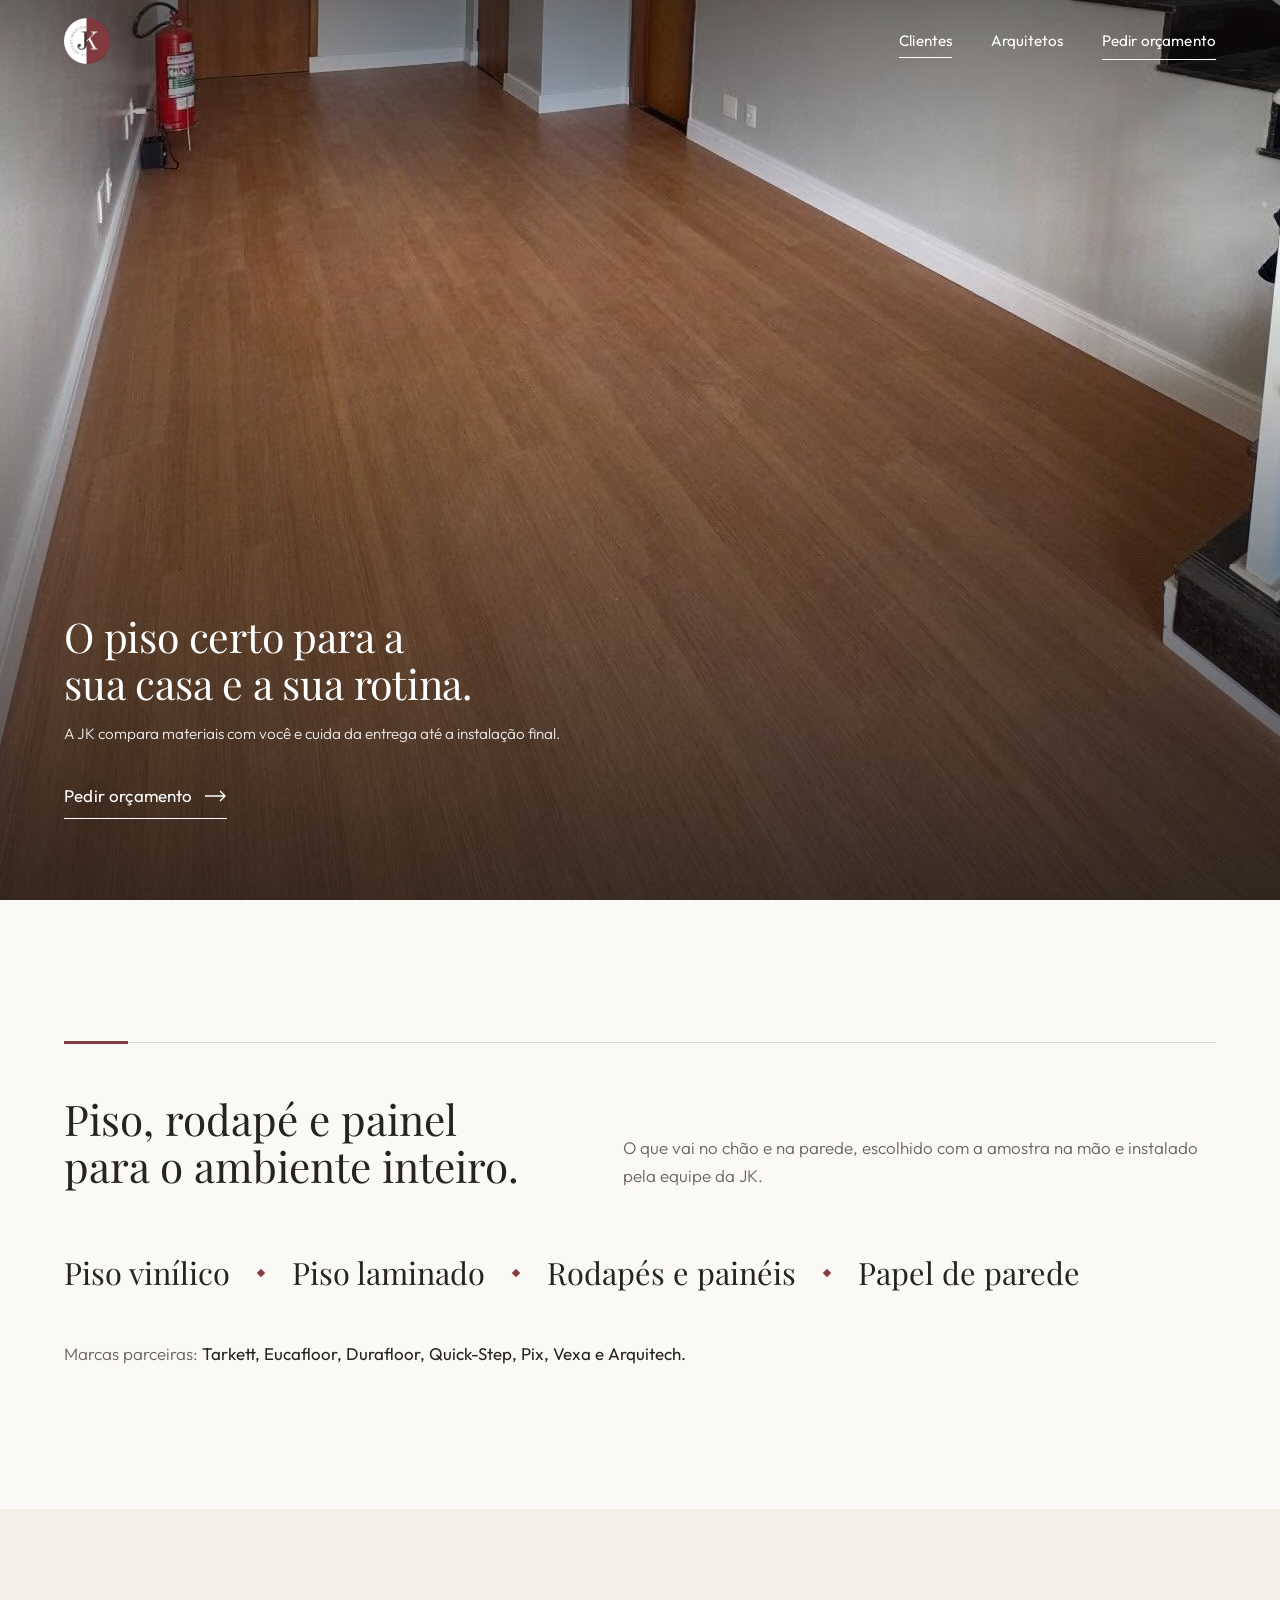
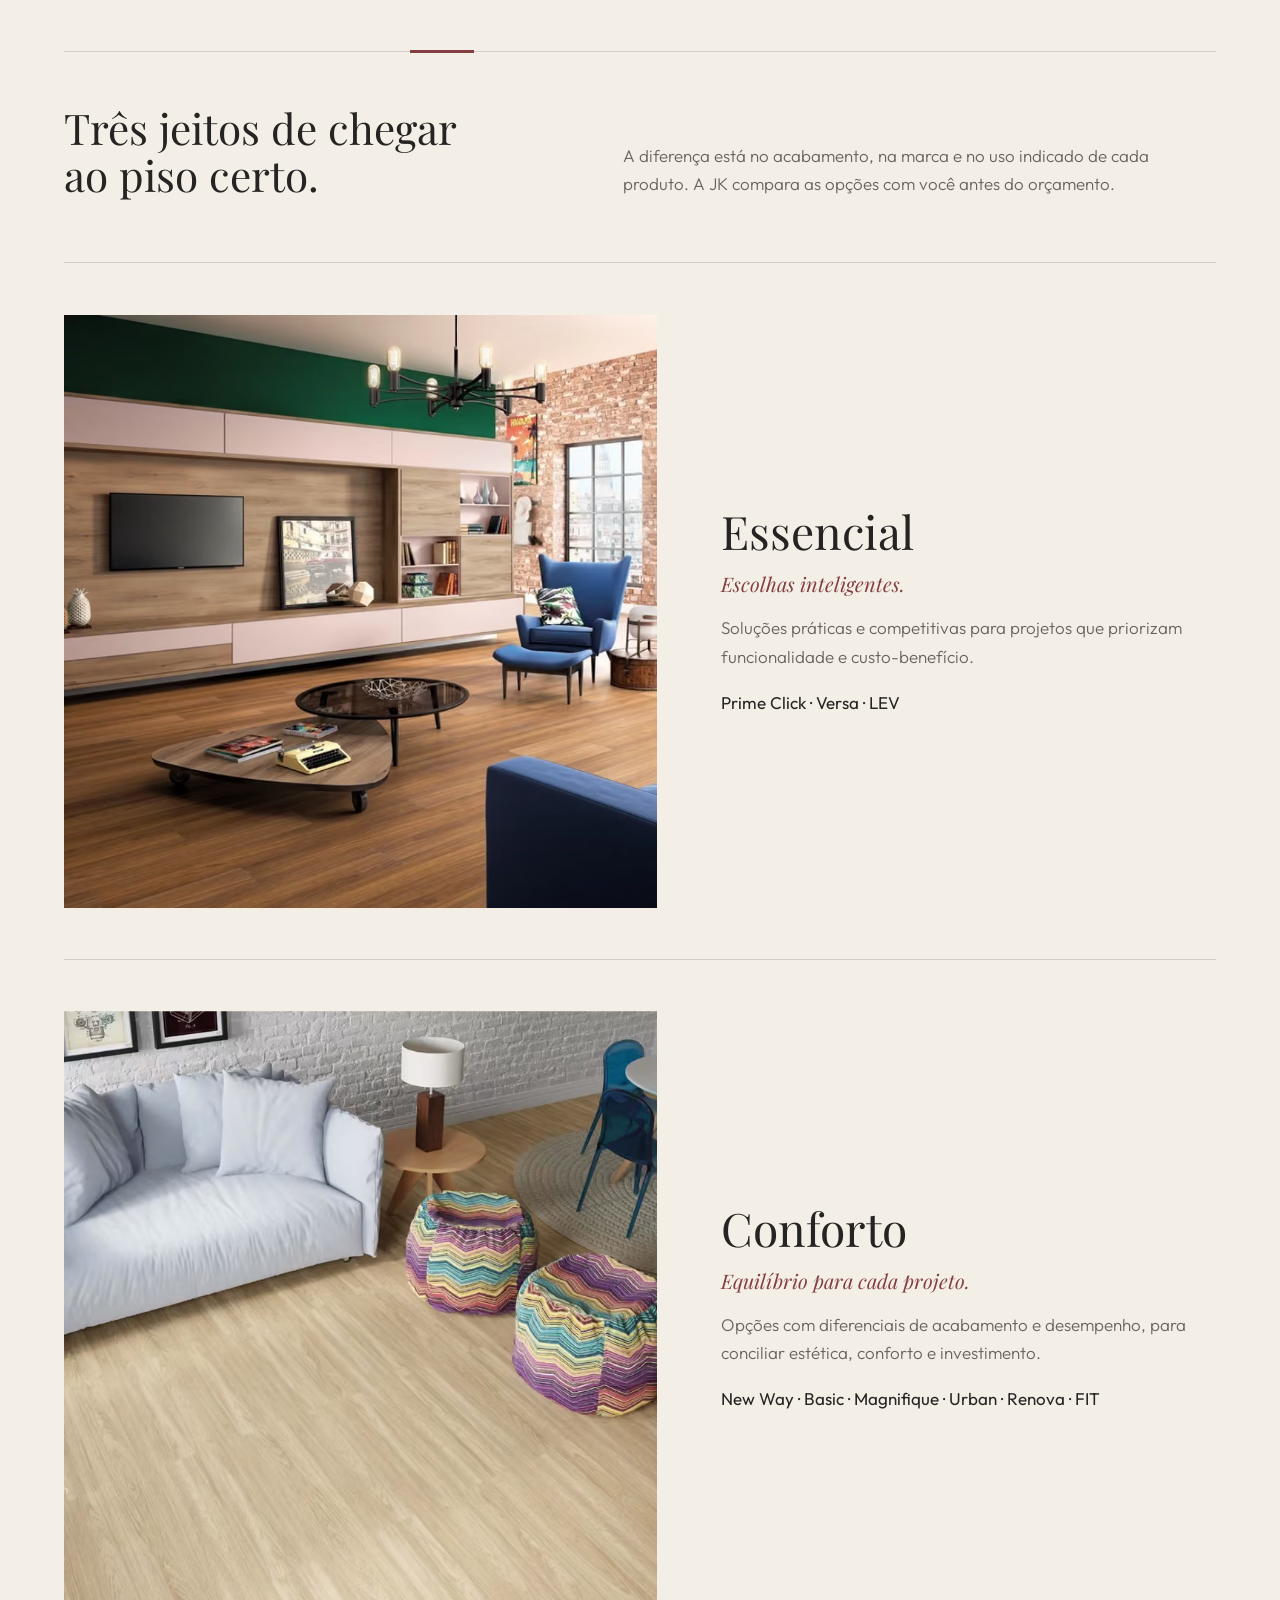
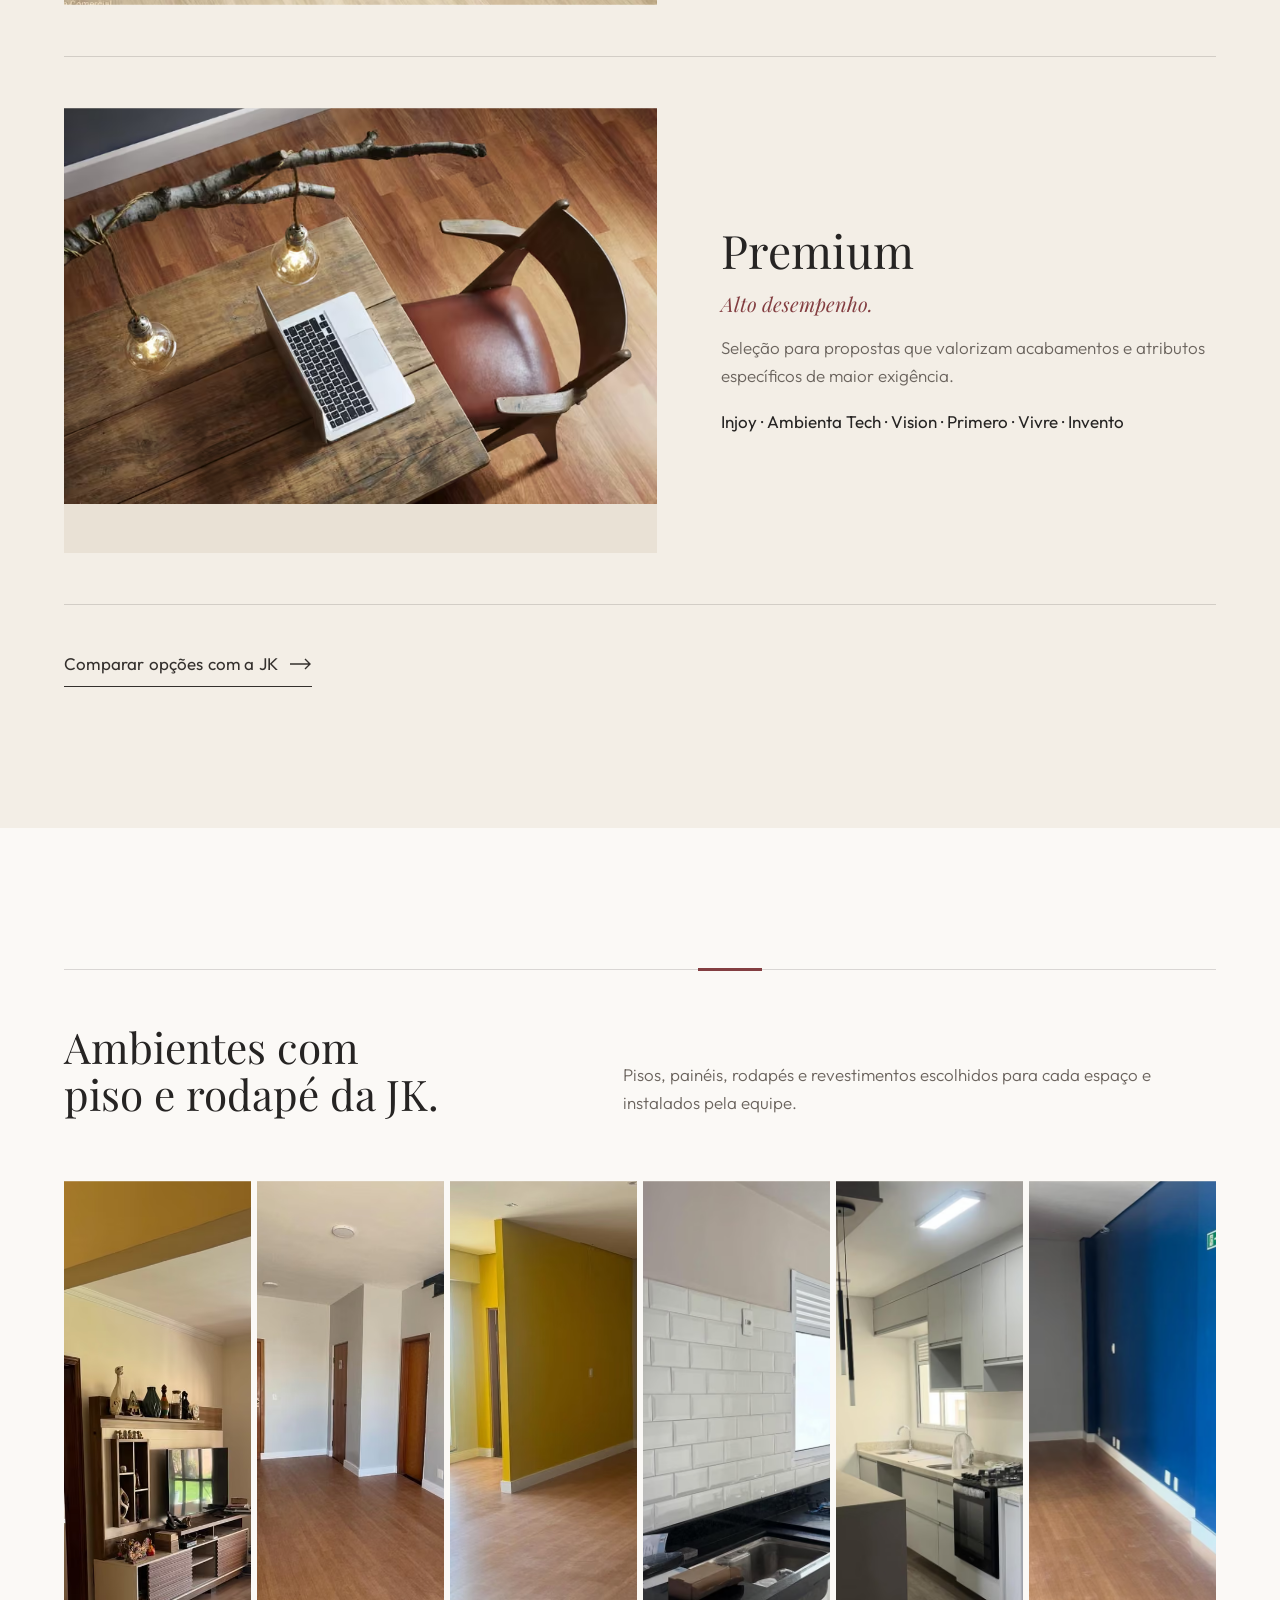
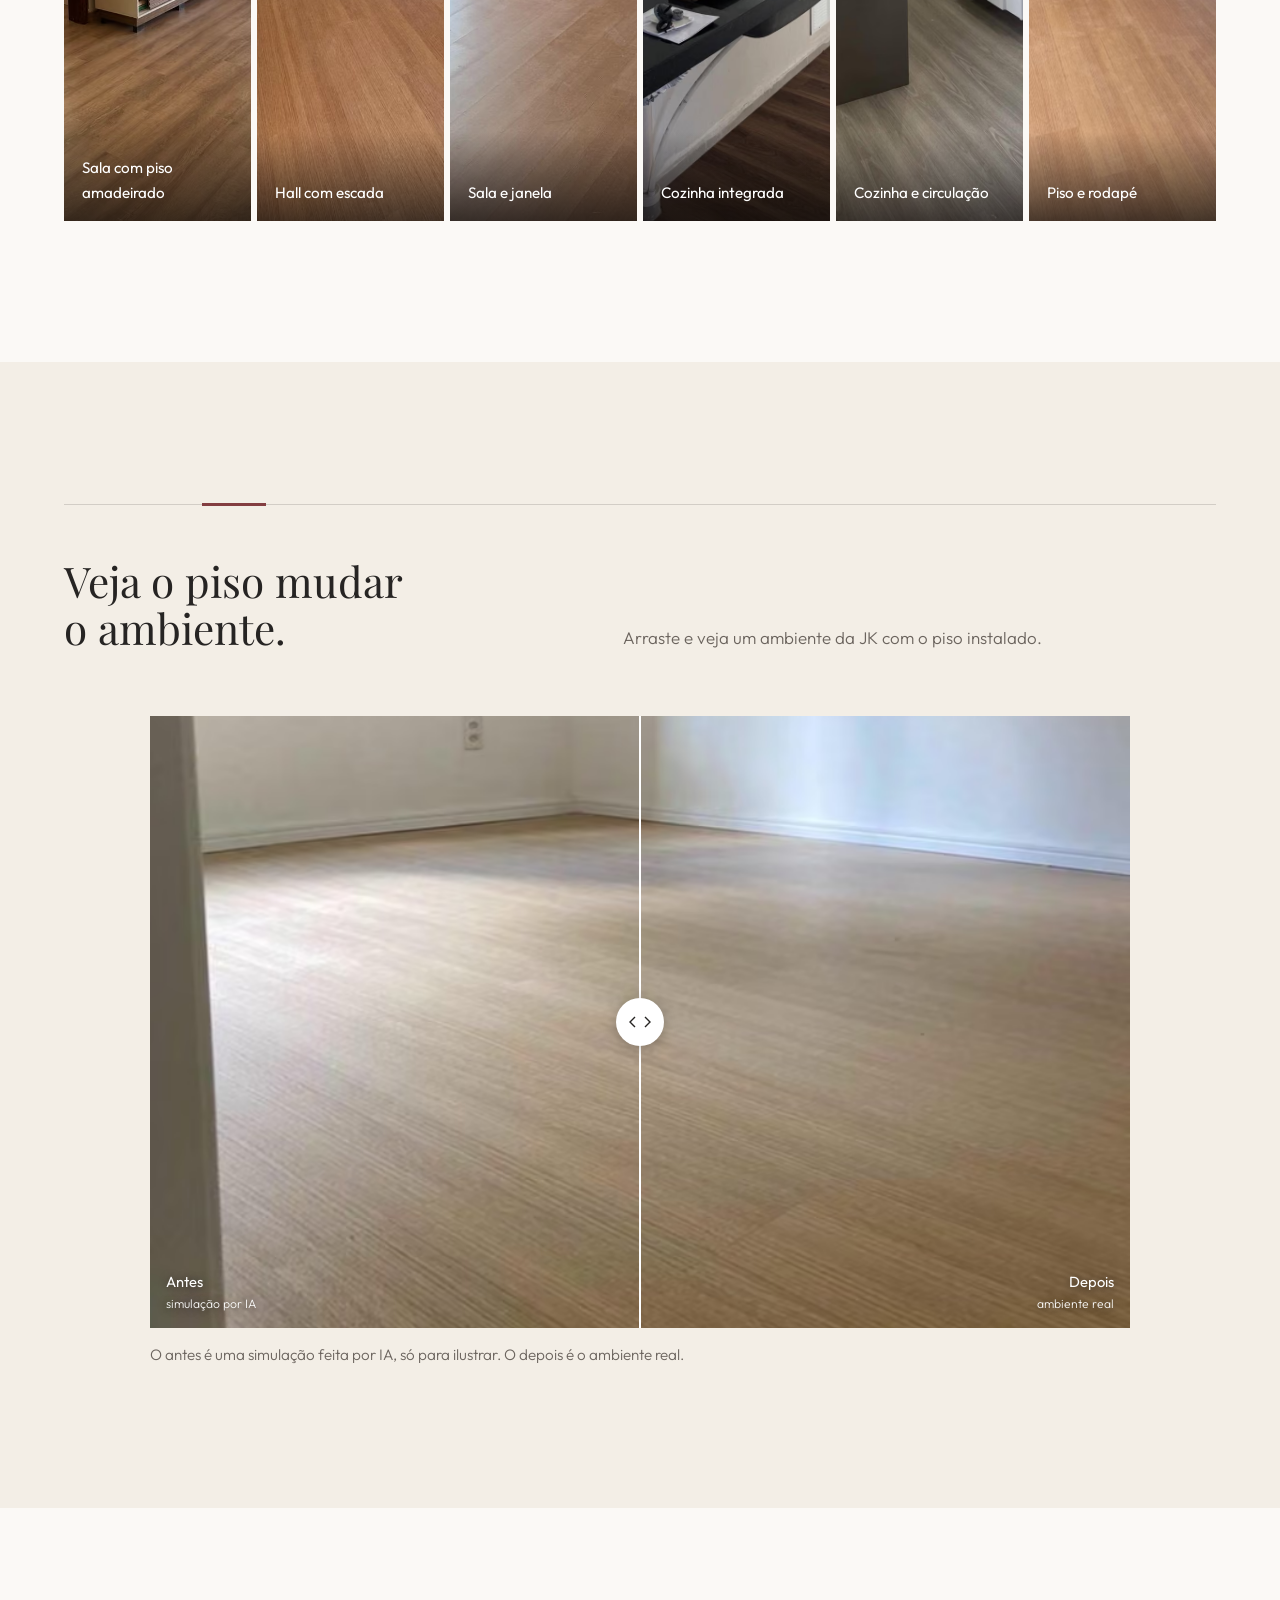
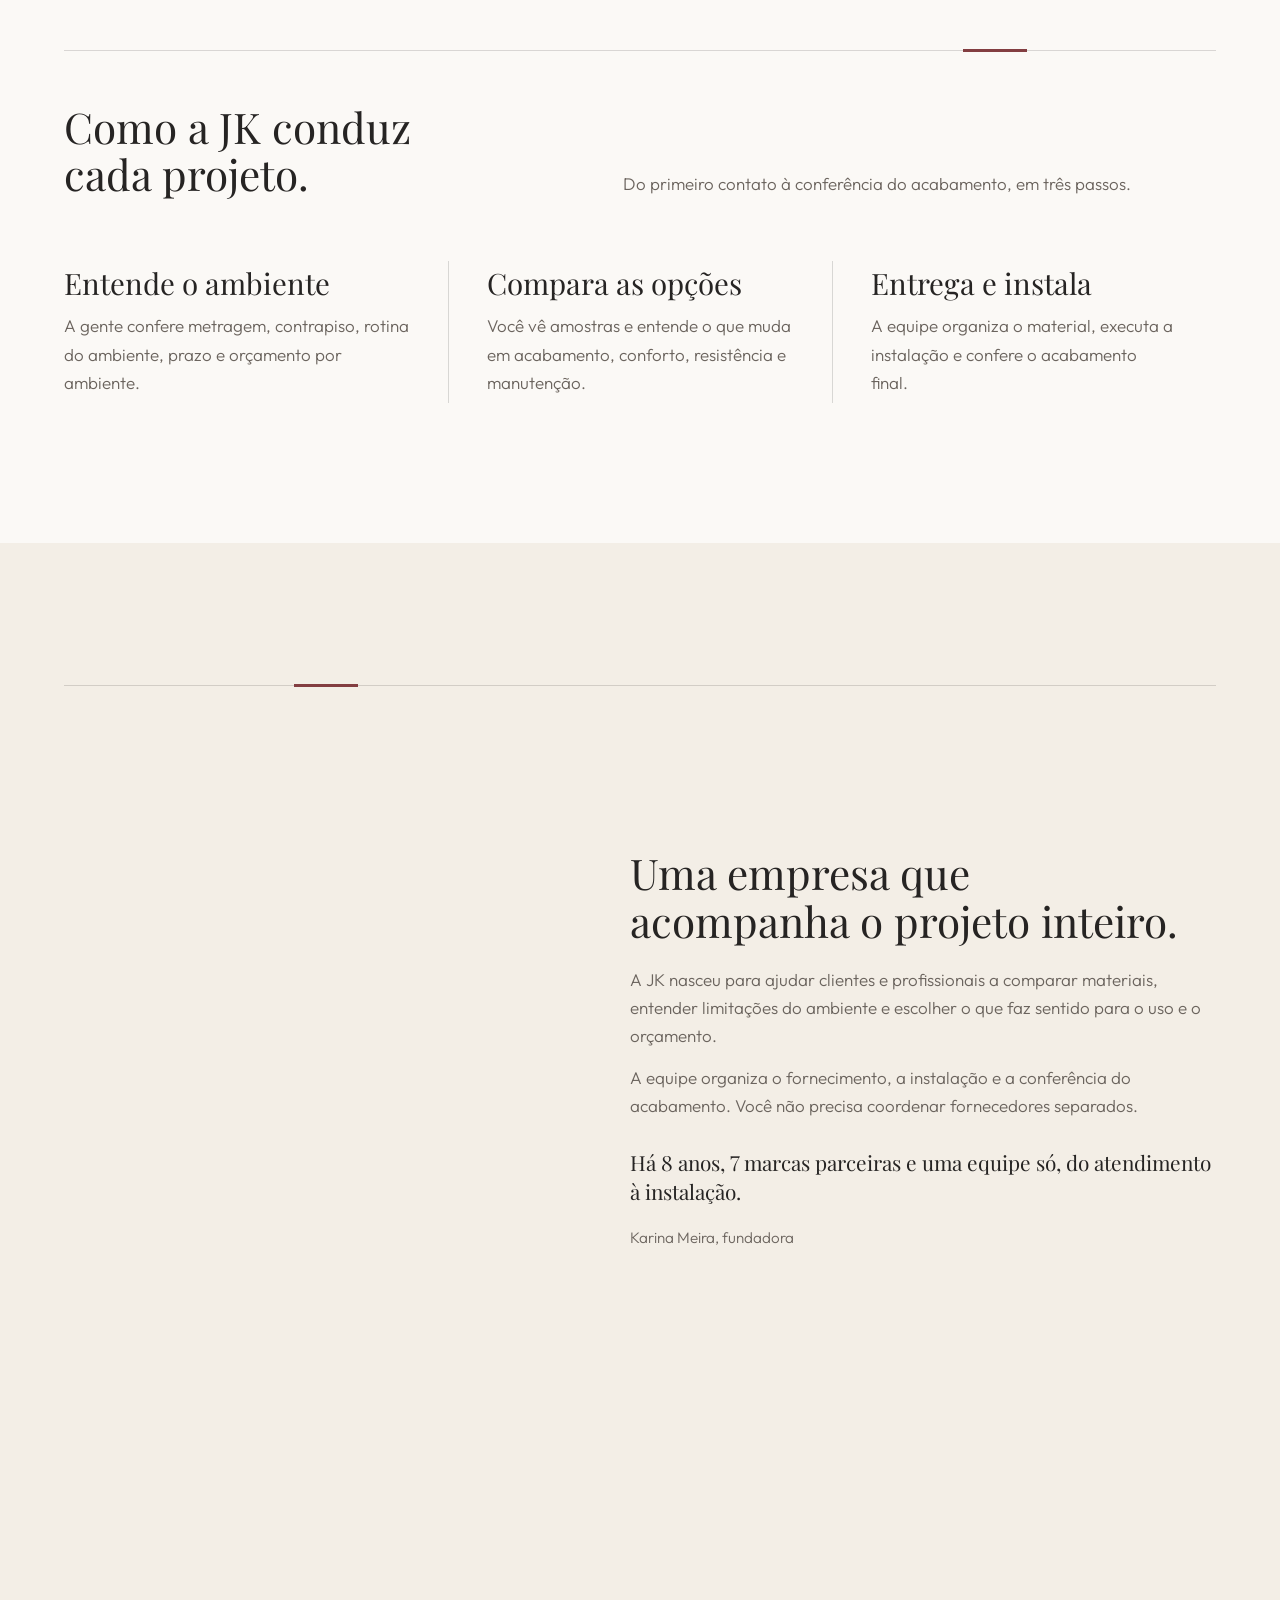
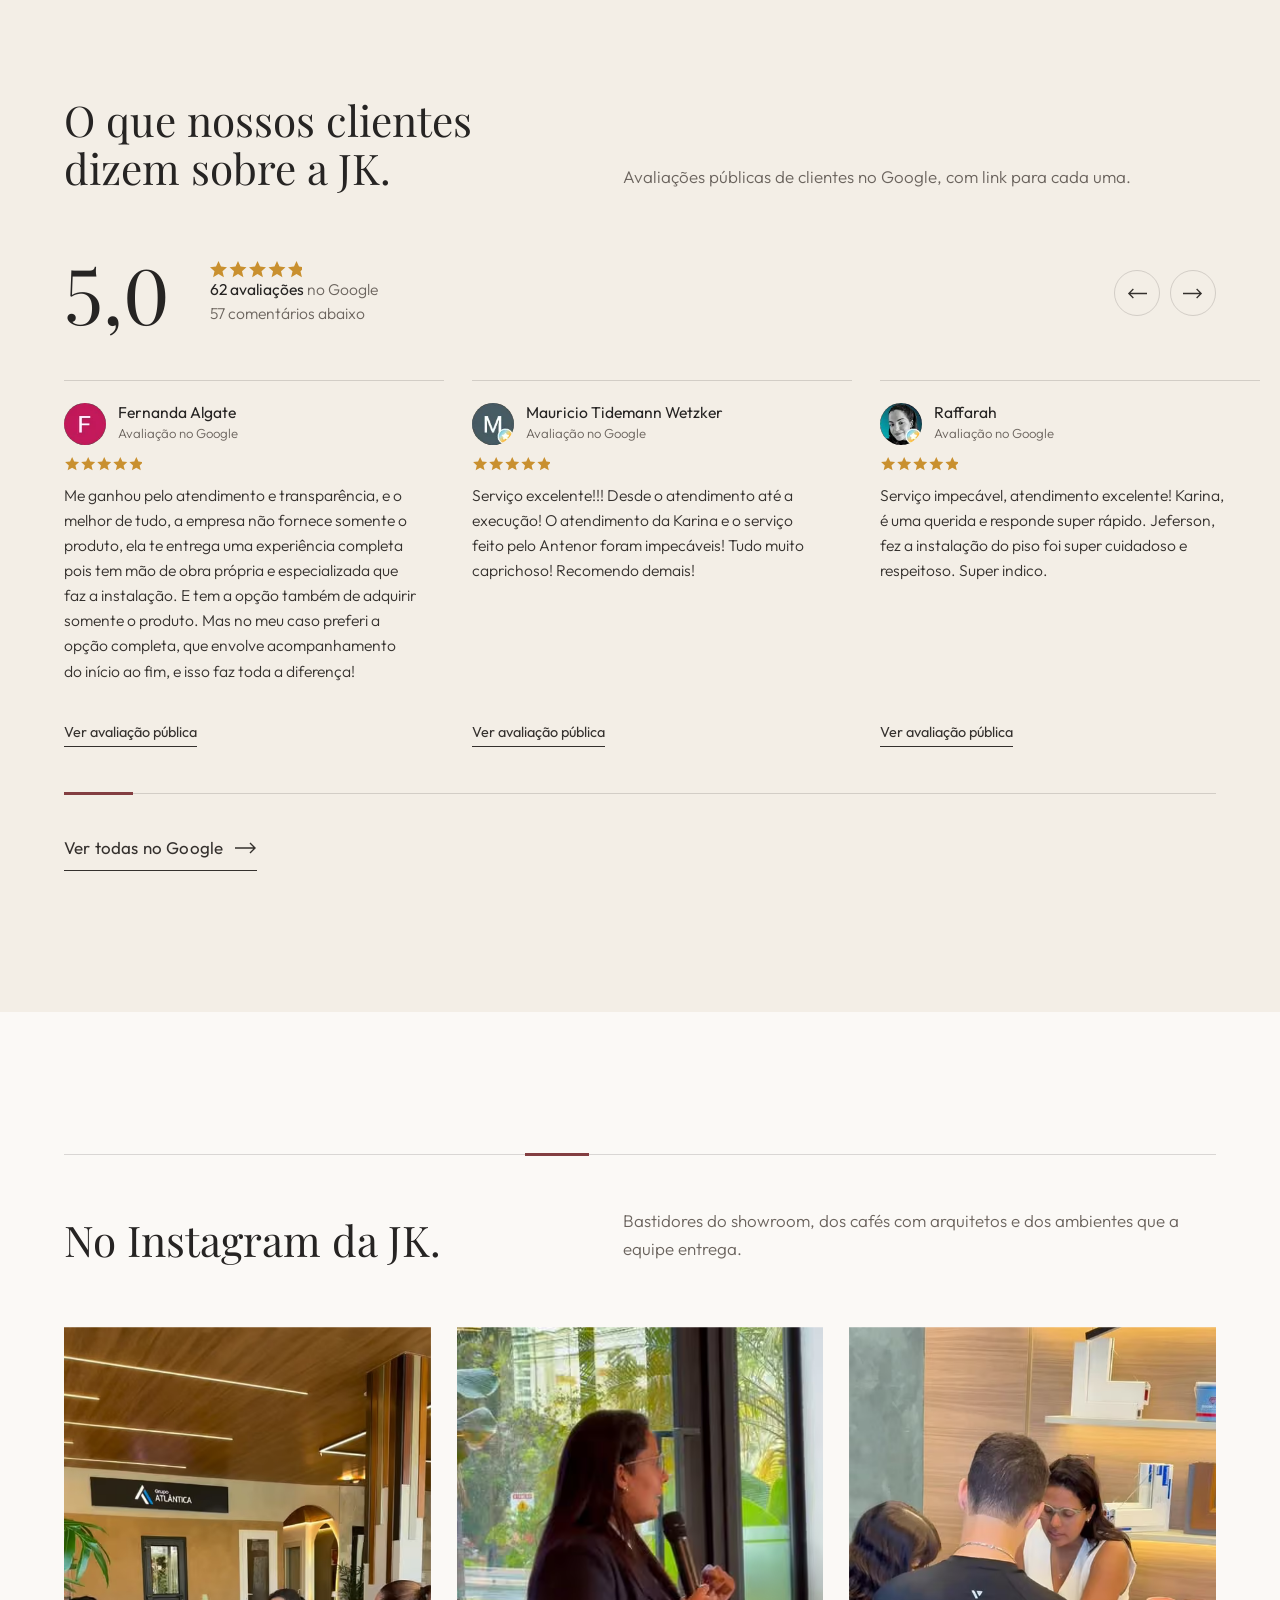
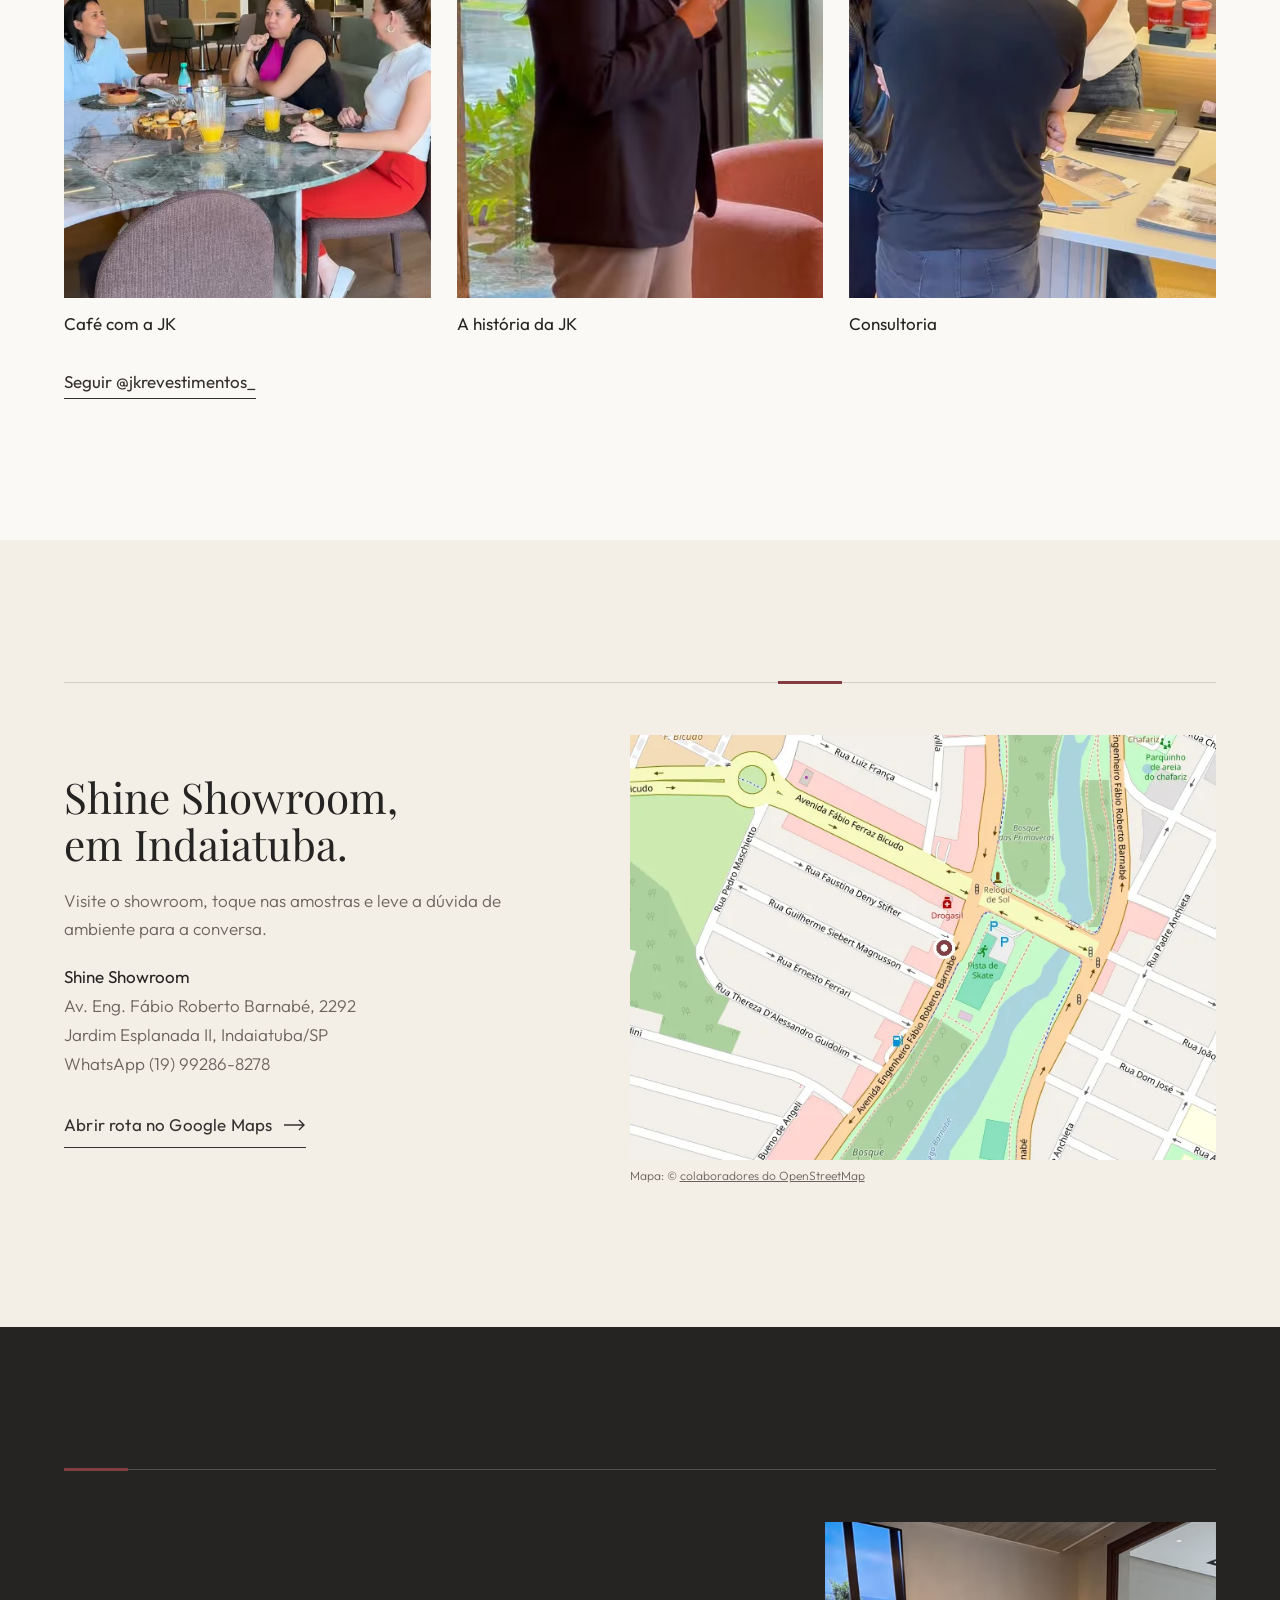
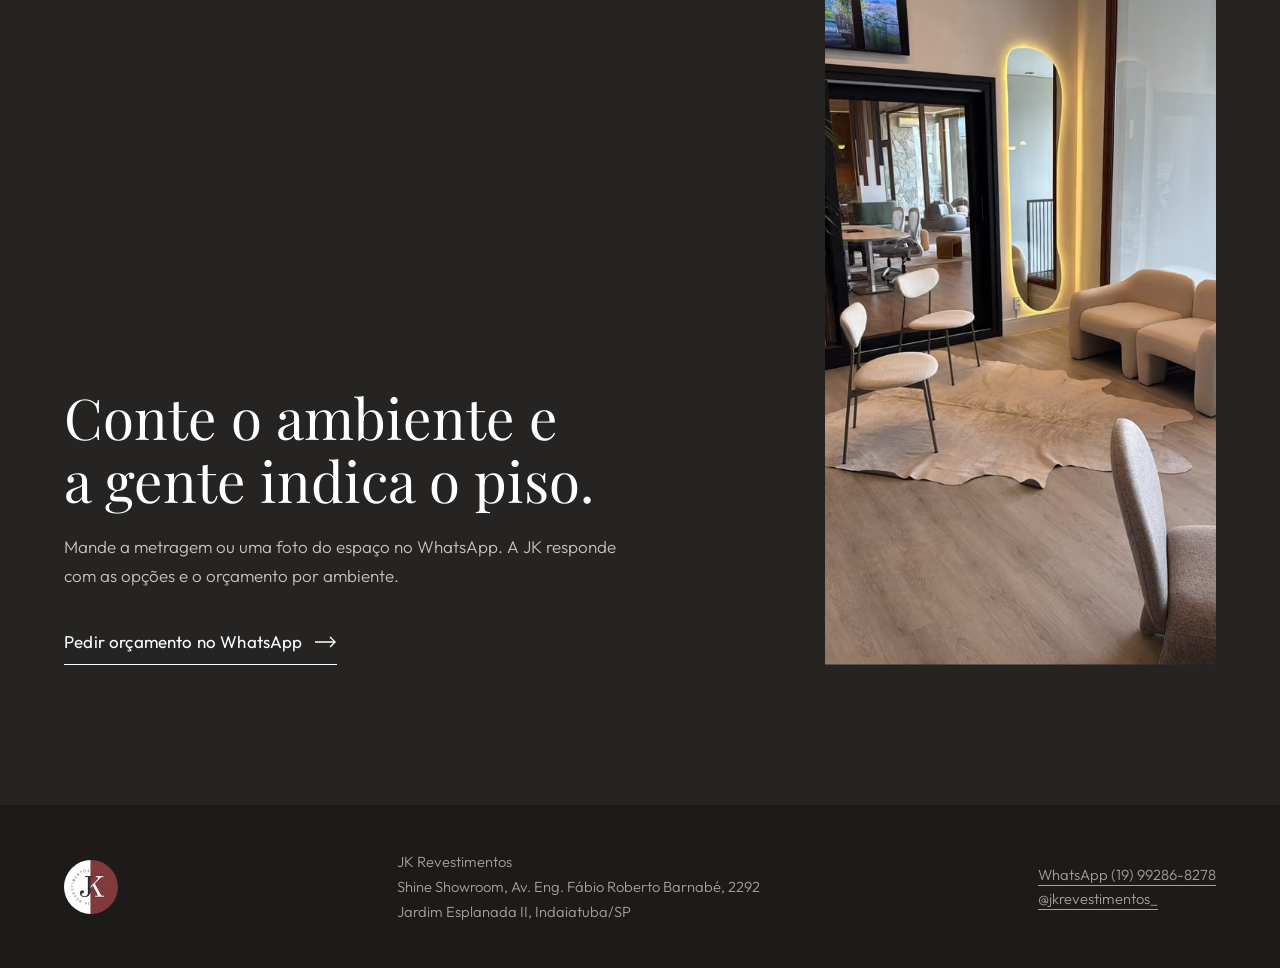
<file: v3/_capas/capa2/index.html>
<!doctype html>
<html lang="pt-BR">
<head>
<meta charset="utf-8">
<meta name="viewport" content="width=device-width,initial-scale=1,viewport-fit=cover">
<title>JK Revestimentos | Pisos, rodapés e revestimentos em Indaiatuba</title>
<meta name="description" content="Pisos vinílicos e laminados, rodapés e revestimentos em Indaiatuba. A JK compara materiais com você e cuida da entrega até a instalação.">
<meta name="robots" content="noindex, nofollow">
<meta name="theme-color" content="#262423">
<link rel="icon" href="../../favicon-32.png" sizes="32x32">
<link rel="apple-touch-icon" href="../../apple-touch-icon.png">
<link rel="preload" href="../../fonts/playfair.woff2" as="font" type="font/woff2" crossorigin>
<link rel="preload" href="../../fonts/outfit.woff2" as="font" type="font/woff2" crossorigin>
<link rel="preload" as="image" type="image/avif" media="(min-width:768px)" imagesrcset="../../img/capa2-d-900.avif 900w, ../../img/capa2-d-1440.avif 1440w" imagesizes="100vw" fetchpriority="high"><link rel="preload" as="image" type="image/avif" media="(max-width:767px)" imagesrcset="../../img/capa2-m-520.avif 520w, ../../img/capa2-m-780.avif 780w" imagesizes="100vw" fetchpriority="high">
<link rel="stylesheet" href="../../style.css">
<script>document.documentElement.className+=" js"</script>
</head>
<body>
<a class="skip" href="#main">Pular para o conteúdo</a>
<svg width="0" height="0" style="position:absolute" aria-hidden="true"><symbol id="star5" viewBox="0 0 92 17"><g fill="currentColor"><path transform="translate(0.0 0)" d="M8.5 0l2.5 5.6 6 .6-4.5 4 1.4 6-5.4-3.2-5.4 3.2 1.4-6-4.5-4 6-.6z"/><path transform="translate(19.5 0)" d="M8.5 0l2.5 5.6 6 .6-4.5 4 1.4 6-5.4-3.2-5.4 3.2 1.4-6-4.5-4 6-.6z"/><path transform="translate(39.0 0)" d="M8.5 0l2.5 5.6 6 .6-4.5 4 1.4 6-5.4-3.2-5.4 3.2 1.4-6-4.5-4 6-.6z"/><path transform="translate(58.5 0)" d="M8.5 0l2.5 5.6 6 .6-4.5 4 1.4 6-5.4-3.2-5.4 3.2 1.4-6-4.5-4 6-.6z"/><path transform="translate(78.0 0)" d="M8.5 0l2.5 5.6 6 .6-4.5 4 1.4 6-5.4-3.2-5.4 3.2 1.4-6-4.5-4 6-.6z"/></g></symbol></svg>
<header class="hdr"><a class="logo" href="../../" aria-label="JK Revestimentos, início"><img src="../../brand/jk-logo-96.webp" width="96" height="96" alt="JK Revestimentos"></a><nav aria-label="Principal"><a class="nav-sec" href="./" aria-current="page">Clientes</a><a class="nav-sec" href="arquitetos/">Arquitetos</a><a class="hdr-cta" href="https://wa.me/5519992868278?text=Ol%C3%A1%21%20Vim%20pelo%20site%20da%20JK%20e%20quero%20um%20or%C3%A7amento." target="_blank" rel="noopener">Pedir orçamento</a></nav></header><main id="main"><section class="hero" aria-label="Abertura"><picture><source media="(min-width:768px)" type="image/avif" srcset="../../img/capa2-d-900.avif 900w, ../../img/capa2-d-1440.avif 1440w" sizes="100vw"><source media="(min-width:768px)" type="image/webp" srcset="../../img/capa2-d-900.webp 900w, ../../img/capa2-d-1440.webp 1440w" sizes="100vw"><source type="image/avif" srcset="../../img/capa2-m-520.avif 520w, ../../img/capa2-m-780.avif 780w" sizes="100vw"><source type="image/webp" srcset="../../img/capa2-m-520.webp 520w, ../../img/capa2-m-780.webp 780w" sizes="100vw"><img src="../../img/capa2-m-780.jpg" width="780" height="1513" alt="Hall com piso amadeirado contínuo e rodapé branco" fetchpriority="high" decoding="async" style="object-position:44% 60%"></picture><style>@media(min-width:768px){.hero picture img{object-position:center 68%!important}}</style><div class="planks" aria-hidden="true"><span style="--w:11;--d:0.0s"></span><span style="--w:9;--d:0.34s"></span><span style="--w:13;--d:0.12s"></span><span style="--w:10;--d:0.46s"></span><span style="--w:12;--d:0.06s"></span><span style="--w:9;--d:0.4s"></span><span style="--w:11;--d:0.18s"></span><span style="--w:13;--d:0.52s"></span><span style="--w:12;--d:0.26s"></span></div><div class="hero-in"><h1>O piso certo para a sua casa e a sua rotina.</h1><p class="lead">A JK compara materiais com você e cuida da entrega até a instalação final.</p><a class="cta draw" href="https://wa.me/5519992868278?text=Ol%C3%A1%21%20Vim%20pelo%20site%20da%20JK%20e%20quero%20um%20or%C3%A7amento." target="_blank" rel="noopener">Pedir orçamento<svg viewBox="0 0 22 12" fill="none" stroke="currentColor" stroke-width="1.4" aria-hidden="true"><path d="M0 6h20M15 1l5 5-5 5"/></svg></a></div></section><section class="sec" id="materiais" aria-labelledby="t-mat"><div class="wrap"><div class="joint" aria-hidden="true"><i style="--at:0"></i></div><div class="head rv"><h2 id="t-mat">Piso, rodapé e painel para o ambiente inteiro.</h2><p>O que vai no chão e na parede, escolhido com a amostra na mão e instalado pela equipe da JK.</p></div><ul class="mats rv" aria-label="Soluções da JK"><li>Piso vinílico</li><li>Piso laminado</li><li>Rodapés e painéis</li><li>Papel de parede</li></ul><p class="brands rv">Marcas parceiras: <b>Tarkett, Eucafloor, Durafloor, Quick-Step, Pix, Vexa e Arquitech.</b></p></div></section><section class="sec ivory" id="linhas" aria-labelledby="t-lin"><div class="wrap"><div class="joint" aria-hidden="true"><i style="--at:30%"></i></div><div class="head rv"><h2 id="t-lin">Três jeitos de chegar ao piso certo.</h2><p>A diferença está no acabamento, na marca e no uso indicado de cada produto. A JK compara as opções com você antes do orçamento.</p></div><div class="line-div"></div><div class="line-row"><div class="line-txt rv"><h3>Essencial</h3><p class="tag">Escolhas inteligentes.</p><p>Soluções práticas e competitivas para projetos que priorizam funcionalidade e custo-benefício.</p><p class="prods">Prime Click · Versa · LEV</p></div><div class="cut" style="--rd:.1s"><picture><source type="image/avif" srcset="../../img/p-prime-480.avif 480w, ../../img/p-prime-800.avif 800w" sizes="(min-width:820px) 50vw, 100vw"><source type="image/webp" srcset="../../img/p-prime-480.webp 480w, ../../img/p-prime-800.webp 800w" sizes="(min-width:820px) 50vw, 100vw"><img src="../../img/p-prime-800.webp" srcset="../../img/p-prime-480.webp 480w, ../../img/p-prime-800.webp 800w" sizes="(min-width:820px) 50vw, 100vw" width="800" height="800" alt="Sala ampla com piso laminado Eucafloor Prime Click" loading="lazy" decoding="async"></picture></div></div><div class="line-div"></div><div class="line-row"><div class="line-txt rv"><h3>Conforto</h3><p class="tag">Equilíbrio para cada projeto.</p><p>Opções com diferenciais de acabamento e desempenho, para conciliar estética, conforto e investimento.</p><p class="prods">New Way · Basic · Magnifique · Urban · Renova · FIT</p></div><div class="cut" style="--rd:.1s"><picture><source type="image/avif" srcset="../../img/p-newway-480.avif 480w, ../../img/p-newway-800.avif 800w" sizes="(min-width:820px) 50vw, 100vw"><source type="image/webp" srcset="../../img/p-newway-480.webp 480w, ../../img/p-newway-800.webp 800w" sizes="(min-width:820px) 50vw, 100vw"><img src="../../img/p-newway-800.webp" srcset="../../img/p-newway-480.webp 480w, ../../img/p-newway-800.webp 800w" sizes="(min-width:820px) 50vw, 100vw" width="800" height="800" alt="Sala com piso laminado Durafloor New Way Petrópolis" loading="lazy" decoding="async"></picture></div></div><div class="line-div"></div><div class="line-row"><div class="line-txt rv"><h3>Premium</h3><p class="tag">Alto desempenho.</p><p>Seleção para propostas que valorizam acabamentos e atributos específicos de maior exigência.</p><p class="prods">Injoy · Ambienta Tech · Vision · Primero · Vivre · Invento</p></div><div class="cut" style="--rd:.1s"><picture><source type="image/avif" srcset="../../img/p-ambienta-480.avif 480w, ../../img/p-ambienta-800.avif 800w" sizes="(min-width:820px) 50vw, 100vw"><source type="image/webp" srcset="../../img/p-ambienta-480.webp 480w, ../../img/p-ambienta-800.webp 800w" sizes="(min-width:820px) 50vw, 100vw"><img src="../../img/p-ambienta-800.webp" srcset="../../img/p-ambienta-480.webp 480w, ../../img/p-ambienta-800.webp 800w" sizes="(min-width:820px) 50vw, 100vw" width="800" height="533" alt="Ambiente com piso Tarkett Ambienta Tech Grapia" loading="lazy" decoding="async"></picture></div></div><div class="line-div"></div><div class="after-lines rv"><a class="cta" href="https://wa.me/5519992868278?text=Ol%C3%A1%21%20Vim%20pelo%20site%20da%20JK%20e%20quero%20um%20or%C3%A7amento." target="_blank" rel="noopener">Comparar opções com a JK<svg viewBox="0 0 22 12" fill="none" stroke="currentColor" stroke-width="1.4" aria-hidden="true"><path d="M0 6h20M15 1l5 5-5 5"/></svg></a></div></div></section><section class="sec" id="ambientes" aria-labelledby="t-amb"><div class="wrap"><div class="joint" aria-hidden="true"><i style="--at:55%"></i></div><div class="head rv"><h2 id="t-amb">Ambientes com piso e rodapé da JK.</h2><p>Pisos, painéis, rodapés e revestimentos escolhidos para cada espaço e instalados pela equipe.</p></div><ul class="boards"><li tabindex="0" style="--rd:0.10s"><figure style="margin:0;position:absolute;inset:0"><picture><source type="image/avif" srcset="../../img/amb-1-480.avif 480w, ../../img/amb-1-760.avif 760w" sizes="(min-width:820px) 40vw, 64vw"><source type="image/webp" srcset="../../img/amb-1-480.webp 480w, ../../img/amb-1-760.webp 760w" sizes="(min-width:820px) 40vw, 64vw"><img src="../../img/amb-1-760.webp" srcset="../../img/amb-1-480.webp 480w, ../../img/amb-1-760.webp 760w" sizes="(min-width:820px) 40vw, 64vw" width="760" height="1140" alt="Sala de estar com piso vinílico amadeirado instalado" loading="lazy" decoding="async"></picture><figcaption>Sala com piso amadeirado</figcaption></figure></li><li tabindex="0" style="--rd:0.19s"><figure style="margin:0;position:absolute;inset:0"><picture><source type="image/avif" srcset="../../img/amb-2-480.avif 480w, ../../img/amb-2-760.avif 760w" sizes="(min-width:820px) 40vw, 64vw"><source type="image/webp" srcset="../../img/amb-2-480.webp 480w, ../../img/amb-2-760.webp 760w" sizes="(min-width:820px) 40vw, 64vw"><img src="../../img/amb-2-760.webp" srcset="../../img/amb-2-480.webp 480w, ../../img/amb-2-760.webp 760w" sizes="(min-width:820px) 40vw, 64vw" width="760" height="1140" alt="Hall com piso amadeirado contínuo e rodapé branco" loading="lazy" decoding="async"></picture><figcaption>Hall com escada</figcaption></figure></li><li tabindex="0" style="--rd:0.28s"><figure style="margin:0;position:absolute;inset:0"><picture><source type="image/avif" srcset="../../img/amb-3-480.avif 480w, ../../img/amb-3-760.avif 760w" sizes="(min-width:820px) 40vw, 64vw"><source type="image/webp" srcset="../../img/amb-3-480.webp 480w, ../../img/amb-3-760.webp 760w" sizes="(min-width:820px) 40vw, 64vw"><img src="../../img/amb-3-760.webp" srcset="../../img/amb-3-480.webp 480w, ../../img/amb-3-760.webp 760w" sizes="(min-width:820px) 40vw, 64vw" width="760" height="1241" alt="Sala ampla com piso laminado claro e rodapé branco" loading="lazy" decoding="async"></picture><figcaption>Sala e janela</figcaption></figure></li><li tabindex="0" style="--rd:0.37s"><figure style="margin:0;position:absolute;inset:0"><picture><source type="image/avif" srcset="../../img/amb-4-480.avif 480w, ../../img/amb-4-760.avif 760w" sizes="(min-width:820px) 40vw, 64vw"><source type="image/webp" srcset="../../img/amb-4-480.webp 480w, ../../img/amb-4-760.webp 760w" sizes="(min-width:820px) 40vw, 64vw"><img src="../../img/amb-4-760.webp" srcset="../../img/amb-4-480.webp 480w, ../../img/amb-4-760.webp 760w" sizes="(min-width:820px) 40vw, 64vw" width="760" height="1366" alt="Cozinha com bancada escura, revestimento branco e piso vinílico" loading="lazy" decoding="async"></picture><figcaption>Cozinha integrada</figcaption></figure></li><li tabindex="0" style="--rd:0.46s"><figure style="margin:0;position:absolute;inset:0"><picture><source type="image/avif" srcset="../../img/amb-5-480.avif 480w, ../../img/amb-5-760.avif 760w" sizes="(min-width:820px) 40vw, 64vw"><source type="image/webp" srcset="../../img/amb-5-480.webp 480w, ../../img/amb-5-760.webp 760w" sizes="(min-width:820px) 40vw, 64vw"><img src="../../img/amb-5-760.webp" srcset="../../img/amb-5-480.webp 480w, ../../img/amb-5-760.webp 760w" sizes="(min-width:820px) 40vw, 64vw" width="760" height="1366" alt="Cozinha integrada com piso vinílico cinza" loading="lazy" decoding="async"></picture><figcaption>Cozinha e circulação</figcaption></figure></li><li tabindex="0" style="--rd:0.55s"><figure style="margin:0;position:absolute;inset:0"><picture><source type="image/avif" srcset="../../img/amb-6-480.avif 480w, ../../img/amb-6-760.avif 760w" sizes="(min-width:820px) 40vw, 64vw"><source type="image/webp" srcset="../../img/amb-6-480.webp 480w, ../../img/amb-6-760.webp 760w" sizes="(min-width:820px) 40vw, 64vw"><img src="../../img/amb-6-760.webp" srcset="../../img/amb-6-480.webp 480w, ../../img/amb-6-760.webp 760w" sizes="(min-width:820px) 40vw, 64vw" width="760" height="1284" alt="Sala com piso amadeirado e rodapé branco junto à parede" loading="lazy" decoding="async"></picture><figcaption>Piso e rodapé</figcaption></figure></li></ul></div></section><section class="sec ivory" id="antes-depois" aria-labelledby="t-cmp"><div class="wrap"><div class="joint" aria-hidden="true"><i style="--at:12%"></i></div><div class="head rv"><h2 id="t-cmp">Veja o piso mudar o ambiente.</h2><p>Arraste e veja um ambiente da JK com o piso instalado.</p></div><div class="cmp-wrap rv"><div class="cmp" style="--pos:50%"><picture><source type="image/avif" srcset="../../img/depois-520.avif 520w, ../../img/depois-800.avif 800w" sizes="(min-width:1000px) 980px, 100vw"><source type="image/webp" srcset="../../img/depois-520.webp 520w, ../../img/depois-800.webp 800w" sizes="(min-width:1000px) 980px, 100vw"><img src="../../img/depois-800.webp" srcset="../../img/depois-520.webp 520w, ../../img/depois-800.webp 800w" sizes="(min-width:1000px) 980px, 100vw" width="800" height="1000" alt="Sala com piso laminado claro instalado pela JK" loading="lazy" decoding="async"></picture><div class="before"><picture><source type="image/avif" srcset="../../img/antes-520.avif 520w, ../../img/antes-800.avif 800w" sizes="(min-width:1000px) 980px, 100vw"><source type="image/webp" srcset="../../img/antes-520.webp 520w, ../../img/antes-800.webp 800w" sizes="(min-width:1000px) 980px, 100vw"><img src="../../img/antes-800.webp" srcset="../../img/antes-520.webp 520w, ../../img/antes-800.webp 800w" sizes="(min-width:1000px) 980px, 100vw" width="800" height="1000" alt="Mesma sala com contrapiso aparente, imagem simulada por IA" loading="lazy" decoding="async"></picture></div><div class="bar"></div><div class="knob"><svg viewBox="0 0 24 12" fill="none" stroke="currentColor" stroke-width="1.4" aria-hidden="true"><path d="M7 1L2 6l5 5M17 1l5 5-5 5"/></svg></div><span class="lbl l">Antes<small>simulação por IA</small></span><span class="lbl r">Depois<small>ambiente real</small></span><input type="range" min="0" max="100" value="50" aria-label="Comparar antes e depois"></div><p class="cmp-note">O antes é uma simulação feita por IA, só para ilustrar. O depois é o ambiente real.</p></div></div></section><section class="sec" id="processo" aria-labelledby="t-proc"><div class="wrap"><div class="joint" aria-hidden="true"><i style="--at:78%"></i></div><div class="head rv"><h2 id="t-proc">Como a JK conduz cada projeto.</h2><p>Do primeiro contato à conferência do acabamento, em três passos.</p></div><div class="steps"><div class="step rv"><h3>Entende o ambiente</h3><p>A gente confere metragem, contrapiso, rotina do ambiente, prazo e orçamento por ambiente.</p></div><div class="step rv" style="--rd:.12s"><h3>Compara as opções</h3><p>Você vê amostras e entende o que muda em acabamento, conforto, resistência e manutenção.</p></div><div class="step rv" style="--rd:.24s"><h3>Entrega e instala</h3><p>A equipe organiza o material, executa a instalação e confere o acabamento final.</p></div></div></div></section><section class="sec ivory" id="jk" aria-labelledby="t-jk"><div class="wrap"><div class="joint" aria-hidden="true"><i style="--at:20%"></i></div><div class="about"><div class="cut"><picture><source type="image/avif" srcset="../../img/karina-560.avif 560w, ../../img/karina-900.avif 900w" sizes="(min-width:820px) 40vw, 100vw"><source type="image/webp" srcset="../../img/karina-560.webp 560w, ../../img/karina-900.webp 900w" sizes="(min-width:820px) 40vw, 100vw"><img src="../../img/karina-900.webp" srcset="../../img/karina-560.webp 560w, ../../img/karina-900.webp 900w" sizes="(min-width:820px) 40vw, 100vw" width="900" height="1146" alt="Karina Meira, fundadora da JK, à mesa com catálogos de pisos" loading="lazy" decoding="async"></picture></div><div class="rv"><h2 id="t-jk">Uma empresa que acompanha o projeto inteiro.</h2><p>A JK nasceu para ajudar clientes e profissionais a comparar materiais, entender limitações do ambiente e escolher o que faz sentido para o uso e o orçamento.</p><p>A equipe organiza o fornecimento, a instalação e a conferência do acabamento. Você não precisa coordenar fornecedores separados.</p><p class="fact">Há 8 anos, 7 marcas parceiras e uma equipe só, do atendimento à instalação.</p><p class="who">Karina Meira, fundadora</p></div></div></div></section><section class="sec ivory" id="avaliacoes" aria-labelledby="t-rev"><div class="wrap" data-rev><div class="joint" aria-hidden="true"><i style="--at:0"></i></div><div class="head rv"><h2 id="t-rev">O que nossos clientes dizem sobre a JK.</h2><p>Avaliações públicas de clientes no Google, com link para cada uma.</p></div><div class="rev-top rv"><div class="score">5,0</div><div><svg class="stars" role="img" aria-label="5 estrelas"><use href="#star5"/></svg><div class="rev-meta"><b>62 avaliações</b> no Google<br>57 comentários abaixo</div></div><div class="rev-ctrl"><button class="arrow prev" type="button" aria-label="Avaliações anteriores"><svg viewBox="0 0 22 12" fill="none" stroke="currentColor" stroke-width="1.4" aria-hidden="true"><path d="M0 6h20M15 1l5 5-5 5"/></svg></button><button class="arrow next" type="button" aria-label="Próximas avaliações"><svg viewBox="0 0 22 12" fill="none" stroke="currentColor" stroke-width="1.4" aria-hidden="true"><path d="M0 6h20M15 1l5 5-5 5"/></svg></button></div></div><ul class="rev-list" aria-label="Avaliações de clientes"><li class="rev"><header><span class="av" data-i="F"><img src="../../av/00.webp" width="64" height="64" alt="" loading="lazy" decoding="async" onerror="this.remove()"></span><div><div class="n">Fernanda Algate</div><div class="s">Avaliação no Google</div></div></header><svg class="stars" role="img" aria-label="5 estrelas"><use href="#star5"/></svg><q>Me ganhou pelo atendimento e transparência, e o melhor de tudo, a empresa não fornece somente o produto, ela te entrega uma experiência completa pois tem mão de obra própria e especializada que faz a instalação. E tem a opção também de adquirir somente o produto. Mas no meu caso preferi a opção completa, que envolve acompanhamento do início ao fim, e isso faz toda a diferença!</q><a class="link" href="https://www.google.com/maps/contrib/112672199840340449472/reviews?hl=pt-BR" target="_blank" rel="noopener">Ver avaliação pública</a></li><li class="rev"><header><span class="av" data-i="M"><img src="../../av/01.webp" width="64" height="64" alt="" loading="lazy" decoding="async" onerror="this.remove()"></span><div><div class="n">Mauricio Tidemann Wetzker</div><div class="s">Avaliação no Google</div></div></header><svg class="stars" role="img" aria-label="5 estrelas"><use href="#star5"/></svg><q>Serviço excelente!!! Desde o atendimento até a execução! O atendimento da Karina e o serviço feito pelo Antenor foram impecáveis! Tudo muito caprichoso! Recomendo demais!</q><a class="link" href="https://www.google.com/maps/contrib/100209731523446931066/reviews?hl=pt-BR" target="_blank" rel="noopener">Ver avaliação pública</a></li><li class="rev"><header><span class="av" data-i="R"><img src="../../av/02.webp" width="64" height="64" alt="" loading="lazy" decoding="async" onerror="this.remove()"></span><div><div class="n">Raffarah</div><div class="s">Avaliação no Google</div></div></header><svg class="stars" role="img" aria-label="5 estrelas"><use href="#star5"/></svg><q>Serviço impecável, atendimento excelente! Karina, é uma querida e responde super rápido. Jeferson, fez a instalação do piso foi super cuidadoso e respeitoso. Super indico.</q><a class="link" href="https://www.google.com/maps/contrib/104608813586053037656/reviews?hl=pt-BR" target="_blank" rel="noopener">Ver avaliação pública</a></li><li class="rev"><header><span class="av" data-i="J"><img src="../../av/03.webp" width="64" height="64" alt="" loading="lazy" decoding="async" onerror="this.remove()"></span><div><div class="n">Joyce Brescansin</div><div class="s">Avaliação no Google</div></div></header><svg class="stars" role="img" aria-label="5 estrelas"><use href="#star5"/></svg><q>Muito satisfeita! Super comprometidos e atenciosos desde o primeiro contato. 0 dor de cabeça e o serviço ficou impecável, lindo !!</q><a class="link" href="https://www.google.com/maps/contrib/107206658222870465666/reviews?hl=pt-BR" target="_blank" rel="noopener">Ver avaliação pública</a></li><li class="rev"><header><span class="av" data-i="A"><img src="../../av/04.webp" width="64" height="64" alt="" loading="lazy" decoding="async" onerror="this.remove()"></span><div><div class="n">Amauri Ferreira</div><div class="s">Avaliação no Google</div></div></header><svg class="stars" role="img" aria-label="5 estrelas"><use href="#star5"/></svg><q>Muito satisfeito com os serviços prestados! Desde a primeira conversa até a finalização dos serviços, tudo ocorreu perfeitamente como acordado! Parabéns à toda a equipe!</q><a class="link" href="https://www.google.com/maps/contrib/109332929003695081033/reviews?hl=pt-BR" target="_blank" rel="noopener">Ver avaliação pública</a></li><li class="rev"><header><span class="av" data-i="J"><img src="../../av/05.webp" width="64" height="64" alt="" loading="lazy" decoding="async" onerror="this.remove()"></span><div><div class="n">Jenifer Santos</div><div class="s">Avaliação no Google</div></div></header><svg class="stars" role="img" aria-label="5 estrelas"><use href="#star5"/></svg><q>Atendimento da  Karina super prestativa e atenciosaTrabalho impecável atendeu todas expectativas parabéns pela qualidade no atendimento e serviço obrigada</q><a class="link" href="https://www.google.com/maps/contrib/101215437102831313277/reviews?hl=pt-BR" target="_blank" rel="noopener">Ver avaliação pública</a></li><li class="rev"><header><span class="av" data-i="R"><img src="../../av/06.webp" width="64" height="64" alt="" loading="lazy" decoding="async" onerror="this.remove()"></span><div><div class="n">RUI ANDERSON DE OLIVEIRA</div><div class="s">Avaliação no Google</div></div></header><svg class="stars" role="img" aria-label="5 estrelas"><use href="#star5"/></svg><q>ótimo atendimento, muito profissional, entregaram minha obra antes do prazo prometido,super recomendo pela confiança e transparênciamuito obrigado por tudo</q><a class="link" href="https://www.google.com/maps/contrib/101548103962590219749/reviews?hl=pt-BR" target="_blank" rel="noopener">Ver avaliação pública</a></li><li class="rev"><header><span class="av" data-i="G"><img src="../../av/07.webp" width="64" height="64" alt="" loading="lazy" decoding="async" onerror="this.remove()"></span><div><div class="n">Gabriel Arruda</div><div class="s">Avaliação no Google</div></div></header><svg class="stars" role="img" aria-label="5 estrelas"><use href="#star5"/></svg><q>Empresa muito boa que se compromete na entrega do servico, prestando apoio a todo momento, fiz uma grande reforma e com a ajuda da Karina foi finalizada rapidamente. Tive um pequeno contratempo com o box do banheiro onde o piso estava vazando, mas após identificado o problema ja foi rapidamente resolvido, terminando assim a obra</q><a class="link" href="https://www.google.com/maps/contrib/117420894437806202518/reviews?hl=pt-BR" target="_blank" rel="noopener">Ver avaliação pública</a></li><li class="rev"><header><span class="av" data-i="M"><img src="../../av/08.webp" width="64" height="64" alt="" loading="lazy" decoding="async" onerror="this.remove()"></span><div><div class="n">Maria Paula Dutra</div><div class="s">Avaliação no Google</div></div></header><svg class="stars" role="img" aria-label="5 estrelas"><use href="#star5"/></svg><q>Atendimento impecável, instalaram vinílico no meu apto e também as soleiras. Karina uma profissional muito cuidadosa, sempre foi muito prestativa com as minhas dúvidas, simpatia em pessoa. Fora o trabalho excepcional. Indico de olhos fechados.</q><a class="link" href="https://www.google.com/maps/contrib/111850819710357924420/reviews?hl=pt-BR" target="_blank" rel="noopener">Ver avaliação pública</a></li><li class="rev"><header><span class="av" data-i="A"><img src="../../av/09.webp" width="64" height="64" alt="" loading="lazy" decoding="async" onerror="this.remove()"></span><div><div class="n">Andreia Peruchi</div><div class="s">Avaliação no Google</div></div></header><svg class="stars" role="img" aria-label="5 estrelas"><use href="#star5"/></svg><q>Bom atendimento e execução do serviço, preço justo, rápida resolução de imprevistos.</q><a class="link" href="https://www.google.com/maps/contrib/118329433247173493060/reviews?hl=pt-BR" target="_blank" rel="noopener">Ver avaliação pública</a></li><li class="rev"><header><span class="av" data-i="L"><img src="../../av/10.webp" width="64" height="64" alt="" loading="lazy" decoding="async" onerror="this.remove()"></span><div><div class="n">Luciana Lulli</div><div class="s">Avaliação no Google</div></div></header><svg class="stars" role="img" aria-label="5 estrelas"><use href="#star5"/></svg><q>Maravilhosa demais ! Impecável, excelente e diferenciada . O atendimento da JK é o início de tudo , um momento personalizado onde a Karina para para ouvir e assim atender as expectativas . Se tratando do meu vinílico ela tirou todas as dúvidas e nos deu um leque de opções . A instalação foi perfeita , os prestadores de serviços dela são tão detalhistas quanto ela . E não tinha como mudar esse profissionalismo no revestimento da minha cozinha e no meu contrapiso. Impecável è milimetricamente calculado . Ela conseguiu ir além da expectativas, além do que sonhei ! Preço justíssimo…. Recomendo ela um milhão de vezes de olhos fechados , porque não tive uma dor de cabeça com nada e muito menos com prazos ! Karina pode voar pq suas asas são gigantes 🙏🙌🏻❤️</q><a class="link" href="https://www.google.com/maps/contrib/113491883467814639373/reviews?hl=pt-BR" target="_blank" rel="noopener">Ver avaliação pública</a></li><li class="rev"><header><span class="av" data-i="P"><img src="../../av/11.webp" width="64" height="64" alt="" loading="lazy" decoding="async" onerror="this.remove()"></span><div><div class="n">Paula Koller</div><div class="s">Avaliação no Google</div></div></header><svg class="stars" role="img" aria-label="5 estrelas"><use href="#star5"/></svg><q>A instalação do piso foi impecável! A equipe foi super profissional, rápida e deixou o ambiente lindo. Resultado ficou show! Recomendo muito! Pessoas muito legais e comprometidas.</q><a class="link" href="https://www.google.com/maps/contrib/107336793668338857840/reviews?hl=pt-BR" target="_blank" rel="noopener">Ver avaliação pública</a></li><li class="rev"><header><span class="av" data-i="M"><img src="../../av/12.webp" width="64" height="64" alt="" loading="lazy" decoding="async" onerror="this.remove()"></span><div><div class="n">Mayara Dionisio Garcia</div><div class="s">Avaliação no Google</div></div></header><svg class="stars" role="img" aria-label="5 estrelas"><use href="#star5"/></svg><q>Indico de olhos fechados! Fiz todo o piso laminado do meu apartamento, e também o revestimento do banheiro e da cozinha. Além de tudo ter sido entregue no mais alto padrão de qualidade e com rapidez (meu prazo era curto para mudar, e a Karina super entendeu!), a equipe da JK é MARAVILHOSA!</q><a class="link" href="https://www.google.com/maps/contrib/109097353620293447280/reviews?hl=pt-BR" target="_blank" rel="noopener">Ver avaliação pública</a></li><li class="rev"><header><span class="av" data-i="H"><img src="../../av/13.webp" width="64" height="64" alt="" loading="lazy" decoding="async" onerror="this.remove()"></span><div><div class="n">Helenice Chate</div><div class="s">Avaliação no Google</div></div></header><svg class="stars" role="img" aria-label="5 estrelas"><use href="#star5"/></svg><q>Gostei muito desde o primeiro contato, quando a Karina agendou o início da colocação do rodapé. Muito atenciosa e prestativa quando tive que alterar a data porque a Leroy Merlin não havia entregue o material. Quanto ao instalador, Jeferson, muito educado, atencioso e executou o serviço com eficiência, deixando tudo perfeito e limpinho. Recomendo os serviços da JK Revestimentos pelo excelente atendimento e respeito ao cliente. Parabéns e obrigada!</q><a class="link" href="https://www.google.com/maps/contrib/113382208412963192724/reviews?hl=pt-BR" target="_blank" rel="noopener">Ver avaliação pública</a></li><li class="rev"><header><span class="av" data-i="J"><img src="../../av/14.webp" width="64" height="64" alt="" loading="lazy" decoding="async" onerror="this.remove()"></span><div><div class="n">Joaquim Camilote Gomes</div><div class="s">Avaliação no Google</div></div></header><svg class="stars" role="img" aria-label="5 estrelas"><use href="#star5"/></svg><q>Atendimento ótimo e a instalação perfeita sem nenhuma irregularidade. Recomendo a empresa que é prestativa e com acompanhamento técnico durante e depois da instalação..</q><a class="link" href="https://www.google.com/maps/contrib/105589675329938500957/reviews?hl=pt-BR" target="_blank" rel="noopener">Ver avaliação pública</a></li><li class="rev"><header><span class="av" data-i="I"><img src="../../av/15.webp" width="64" height="64" alt="" loading="lazy" decoding="async" onerror="this.remove()"></span><div><div class="n">Isabela Caldato</div><div class="s">Avaliação no Google</div></div></header><svg class="stars" role="img" aria-label="5 estrelas"><use href="#star5"/></svg><q>Excelente atendimento e excelente trabalho, meus rodapés deram outra cara para o apartamento, indico o trabalho!!!</q><a class="link" href="https://www.google.com/maps/contrib/114395187356363090056/reviews?hl=pt-BR" target="_blank" rel="noopener">Ver avaliação pública</a></li><li class="rev"><header><span class="av" data-i="C"><img src="../../av/16.webp" width="64" height="64" alt="" loading="lazy" decoding="async" onerror="this.remove()"></span><div><div class="n">Camila Chiconato</div><div class="s">Avaliação no Google</div></div></header><svg class="stars" role="img" aria-label="5 estrelas"><use href="#star5"/></svg><q>Trabalho e atendimento maravilhosos, super cuidadosos e atenciosos! Com uma boa variedade de produtos! Amei o trabalho!</q><a class="link" href="https://www.google.com/maps/contrib/107737460401913873447/reviews?hl=pt-BR" target="_blank" rel="noopener">Ver avaliação pública</a></li><li class="rev"><header><span class="av" data-i="D"><img src="../../av/17.webp" width="64" height="64" alt="" loading="lazy" decoding="async" onerror="this.remove()"></span><div><div class="n">Dafne Dalaqua</div><div class="s">Avaliação no Google</div></div></header><svg class="stars" role="img" aria-label="5 estrelas"><use href="#star5"/></svg><q>Atendimento e serviço impecável !! Super indico, ajuda no que for preciso, o trabalho ficou lindo, vale a pena !!</q><a class="link" href="https://www.google.com/maps/contrib/112343024182984200916/reviews?hl=pt-BR" target="_blank" rel="noopener">Ver avaliação pública</a></li><li class="rev"><header><span class="av" data-i="B"><img src="../../av/18.webp" width="64" height="64" alt="" loading="lazy" decoding="async" onerror="this.remove()"></span><div><div class="n">Bruna Muriel</div><div class="s">Avaliação no Google</div></div></header><svg class="stars" role="img" aria-label="5 estrelas"><use href="#star5"/></svg><q>Amei o serviço, Karina com o atendido super humanizado, ela é organizada e a equipe muito competente, serviço de qualidade e eficiência! 🌹💜</q><a class="link" href="https://www.google.com/maps/contrib/101113093511397342660/reviews?hl=pt-BR" target="_blank" rel="noopener">Ver avaliação pública</a></li><li class="rev"><header><span class="av" data-i="V"><img src="../../av/19.webp" width="64" height="64" alt="" loading="lazy" decoding="async" onerror="this.remove()"></span><div><div class="n">Vitor Oliveira</div><div class="s">Avaliação no Google</div></div></header><svg class="stars" role="img" aria-label="5 estrelas"><use href="#star5"/></svg><q>Super atenciosos tanto virtualmente quanto pessoalmente, atenderam perfeitamente bem ao meu pedido, recomendo com 100% de segurança e com ótima qualidade!</q><a class="link" href="https://www.google.com/maps/contrib/102953319021589883539/reviews?hl=pt-BR" target="_blank" rel="noopener">Ver avaliação pública</a></li><li class="rev"><header><span class="av" data-i="T"><img src="../../av/20.webp" width="64" height="64" alt="" loading="lazy" decoding="async" onerror="this.remove()"></span><div><div class="n">Tatiane Macedo</div><div class="s">Avaliação no Google</div></div></header><svg class="stars" role="img" aria-label="5 estrelas"><use href="#star5"/></svg><q>Excelente!!!! Desde a assinatura do contrato de prestação de serviços, da execução, do atendimento e atenção nos pequenos detalhes. Recomendo a JK.</q><a class="link" href="https://www.google.com/maps/contrib/113809818359191214018/reviews?hl=pt-BR" target="_blank" rel="noopener">Ver avaliação pública</a></li><li class="rev"><header><span class="av" data-i="G"><img src="../../av/21.webp" width="64" height="64" alt="" loading="lazy" decoding="async" onerror="this.remove()"></span><div><div class="n">Gabriela Maia Ribeiro</div><div class="s">Avaliação no Google</div></div></header><svg class="stars" role="img" aria-label="5 estrelas"><use href="#star5"/></svg><q>Não tenho do que reclamar, só elogiar. Desde o atendimento até a execução e entrega do serviço perfeito!!!. Indico com certeza!! ❤️</q><a class="link" href="https://www.google.com/maps/contrib/106648423878555208626/reviews?hl=pt-BR" target="_blank" rel="noopener">Ver avaliação pública</a></li><li class="rev"><header><span class="av" data-i="L"><img src="../../av/22.webp" width="64" height="64" alt="" loading="lazy" decoding="async" onerror="this.remove()"></span><div><div class="n">Leeo Oliveira</div><div class="s">Avaliação no Google</div></div></header><svg class="stars" role="img" aria-label="5 estrelas"><use href="#star5"/></svg><q>A Karina é uma excelente profissional, que trata dos nossos sonhos com muita responsabilidade e qualidade, com uma equipe talentosa para exercer as atividades!</q><a class="link" href="https://www.google.com/maps/contrib/112736099248277752939/reviews?hl=pt-BR" target="_blank" rel="noopener">Ver avaliação pública</a></li><li class="rev"><header><span class="av" data-i="V"><img src="../../av/23.webp" width="64" height="64" alt="" loading="lazy" decoding="async" onerror="this.remove()"></span><div><div class="n">Vim, vi, venci.</div><div class="s">Avaliação no Google</div></div></header><svg class="stars" role="img" aria-label="5 estrelas"><use href="#star5"/></svg><q>A Karina me atendeu muito bem. A loja está um pouco escondida, mas qdo vc acha, é só alegria. Kkkkk</q><a class="link" href="https://www.google.com/maps/contrib/112026314232252046929/reviews?hl=pt-BR" target="_blank" rel="noopener">Ver avaliação pública</a></li><li class="rev"><header><span class="av" data-i="A"><img src="../../av/24.webp" width="64" height="64" alt="" loading="lazy" decoding="async" onerror="this.remove()"></span><div><div class="n">Andrea Blumtritt</div><div class="s">Avaliação no Google</div></div></header><svg class="stars" role="img" aria-label="5 estrelas"><use href="#star5"/></svg><q>Trabalho sempre executado com carinho e competência! Super indico. Gratidão por todas as vezes que tive a oportunidade de ter você comigo nos meus projetos. Que venha muito mais</q><a class="link" href="https://www.google.com/maps/contrib/105867941765902048511/reviews?hl=pt-BR" target="_blank" rel="noopener">Ver avaliação pública</a></li><li class="rev"><header><span class="av" data-i="D"><img src="../../av/25.webp" width="64" height="64" alt="" loading="lazy" decoding="async" onerror="this.remove()"></span><div><div class="n">Davi Rossi Ponce</div><div class="s">Avaliação no Google</div></div></header><svg class="stars" role="img" aria-label="5 estrelas"><use href="#star5"/></svg><q>Preço justo! Material de qualidade e instalação rápida! Recomendo muito!</q><a class="link" href="https://www.google.com/maps/contrib/105639026406385861577/reviews?hl=pt-BR" target="_blank" rel="noopener">Ver avaliação pública</a></li><li class="rev"><header><span class="av" data-i="K"><img src="../../av/26.webp" width="64" height="64" alt="" loading="lazy" decoding="async" onerror="this.remove()"></span><div><div class="n">Karina Coutinho</div><div class="s">Avaliação no Google</div></div></header><svg class="stars" role="img" aria-label="5 estrelas"><use href="#star5"/></svg><q>Indico de olhos fechados! Trabalho impecável, dentro do prazo e atendimento diferenciado. Simplesmente perfeita!</q><a class="link" href="https://www.google.com/maps/contrib/106789656732518168726/reviews?hl=pt-BR" target="_blank" rel="noopener">Ver avaliação pública</a></li><li class="rev"><header><span class="av" data-i="D"><img src="../../av/27.webp" width="64" height="64" alt="" loading="lazy" decoding="async" onerror="this.remove()"></span><div><div class="n">DEVANIR Cunha</div><div class="s">Avaliação no Google</div></div></header><svg class="stars" role="img" aria-label="5 estrelas"><use href="#star5"/></svg><q>Muito satisfeita com o trabalho, serviço realizado dentro do prazo, funcionários Vitor e Karina muito educados e dedicados em atender minhas necessidades, muito obrigado.</q><a class="link" href="https://www.google.com/maps/contrib/109303872977925216511/reviews?hl=pt-BR" target="_blank" rel="noopener">Ver avaliação pública</a></li><li class="rev"><header><span class="av" data-i="M"><img src="../../av/28.webp" width="64" height="64" alt="" loading="lazy" decoding="async" onerror="this.remove()"></span><div><div class="n">Maria Alessandra</div><div class="s">Avaliação no Google</div></div></header><svg class="stars" role="img" aria-label="5 estrelas"><use href="#star5"/></svg><q>Busquei a empresa através da indicação de um cliente, fui muito bem atendido, dentro do prazo determinado e execução com qualidade. Sandro -Imóveis Alfa Vita - Salto SP</q><a class="link" href="https://www.google.com/maps/contrib/101014349111952016137/reviews?hl=pt-BR" target="_blank" rel="noopener">Ver avaliação pública</a></li><li class="rev"><header><span class="av" data-i="S"><img src="../../av/29.webp" width="64" height="64" alt="" loading="lazy" decoding="async" onerror="this.remove()"></span><div><div class="n">SB Engenharia e Arquitetura</div><div class="s">Avaliação no Google</div></div></header><svg class="stars" role="img" aria-label="5 estrelas"><use href="#star5"/></svg><q>Loja incrível, com funcionários super atenciosos e prestativos, muita variedade de produtos, entrega e instalação sem atrasos , montagem limpa e organizada. Aqui você não é somente mais um cliente, eles personalizam cada atendimento, fazendo com que a relação entre loja e cliente seja harmoniosa.</q><a class="link" href="https://www.google.com/maps/contrib/110470541364660701117/reviews?hl=pt-BR" target="_blank" rel="noopener">Ver avaliação pública</a></li><li class="rev"><header><span class="av" data-i="V"><img src="../../av/30.webp" width="64" height="64" alt="" loading="lazy" decoding="async" onerror="this.remove()"></span><div><div class="n">Vanessa Parisoto</div><div class="s">Avaliação no Google</div></div></header><svg class="stars" role="img" aria-label="5 estrelas"><use href="#star5"/></svg><q>São impecáveis! Serviço limpo, muito bem feito e entrega no prazo! Recomendo.</q><a class="link" href="https://www.google.com/maps/contrib/111277948141232970157/reviews?hl=pt-BR" target="_blank" rel="noopener">Ver avaliação pública</a></li><li class="rev"><header><span class="av" data-i="S"><img src="../../av/31.webp" width="64" height="64" alt="" loading="lazy" decoding="async" onerror="this.remove()"></span><div><div class="n">Sara Chiconato</div><div class="s">Avaliação no Google</div></div></header><svg class="stars" role="img" aria-label="5 estrelas"><use href="#star5"/></svg><q>Minha casa ficou linda! Ótimo atendimento!</q><a class="link" href="https://www.google.com/maps/contrib/113347353655607235121/reviews?hl=pt-BR" target="_blank" rel="noopener">Ver avaliação pública</a></li><li class="rev"><header><span class="av" data-i="W"><img src="../../av/32.webp" width="64" height="64" alt="" loading="lazy" decoding="async" onerror="this.remove()"></span><div><div class="n">Wendel Michel</div><div class="s">Avaliação no Google</div></div></header><svg class="stars" role="img" aria-label="5 estrelas"><use href="#star5"/></svg><q>Serviço de qualidade e muito bem atendido pela Karina nota 10</q><a class="link" href="https://www.google.com/maps/contrib/104748631088679364352/reviews?hl=pt-BR" target="_blank" rel="noopener">Ver avaliação pública</a></li><li class="rev"><header><span class="av" data-i="V"><img src="../../av/33.webp" width="64" height="64" alt="" loading="lazy" decoding="async" onerror="this.remove()"></span><div><div class="n">Victorio Assumpção</div><div class="s">Avaliação no Google</div></div></header><svg class="stars" role="img" aria-label="5 estrelas"><use href="#star5"/></svg><q>Excelente atendimento, o laminado ficou perfeito! Atendeu todas as minhas expectativas e foram super compreensíveis.</q><a class="link" href="https://www.google.com/maps/contrib/110735706608790944095/reviews?hl=pt-BR" target="_blank" rel="noopener">Ver avaliação pública</a></li><li class="rev"><header><span class="av" data-i="G"><img src="../../av/34.webp" width="64" height="64" alt="" loading="lazy" decoding="async" onerror="this.remove()"></span><div><div class="n">Gabriela Marques</div><div class="s">Avaliação no Google</div></div></header><svg class="stars" role="img" aria-label="5 estrelas"><use href="#star5"/></svg><q>Obrigada Karina! Foi extremamente atenciosa e explicou tudo nos mínimos detalhes sobre o material que fomos à procura! ☺️🙏🏻</q><a class="link" href="https://www.google.com/maps/contrib/117917733519905220584/reviews?hl=pt-BR" target="_blank" rel="noopener">Ver avaliação pública</a></li><li class="rev"><header><span class="av" data-i="N"><img src="../../av/35.webp" width="64" height="64" alt="" loading="lazy" decoding="async" onerror="this.remove()"></span><div><div class="n">Nelci Machado</div><div class="s">Avaliação no Google</div></div></header><svg class="stars" role="img" aria-label="5 estrelas"><use href="#star5"/></svg><q>Excelente atendimento, produto de qualidade, meu apartamento ficou lindo, super recomendo.</q><a class="link" href="https://www.google.com/maps/contrib/114006925492058204624/reviews?hl=pt-BR" target="_blank" rel="noopener">Ver avaliação pública</a></li><li class="rev"><header><span class="av" data-i="T"><img src="../../av/36.webp" width="64" height="64" alt="" loading="lazy" decoding="async" onerror="this.remove()"></span><div><div class="n">Thais Costa</div><div class="s">Avaliação no Google</div></div></header><svg class="stars" role="img" aria-label="5 estrelas"><use href="#star5"/></svg><q>Ótimo atendimento, preço justo e serviço executado com excelência! Satisfação garantida!</q><a class="link" href="https://www.google.com/maps/contrib/105689567737529302772/reviews?hl=pt-BR" target="_blank" rel="noopener">Ver avaliação pública</a></li><li class="rev"><header><span class="av" data-i="F"><img src="../../av/37.webp" width="64" height="64" alt="" loading="lazy" decoding="async" onerror="this.remove()"></span><div><div class="n">Francisco Santos</div><div class="s">Avaliação no Google</div></div></header><svg class="stars" role="img" aria-label="5 estrelas"><use href="#star5"/></svg><q>Eu recomendo a todos excelentes pisos porcelanato  atendimento ótimo. Vou colocar na minha casa assim que terminar de construir. 👏👏</q><a class="link" href="https://www.google.com/maps/contrib/105039480336369746480/reviews?hl=pt-BR" target="_blank" rel="noopener">Ver avaliação pública</a></li><li class="rev"><header><span class="av" data-i="C"><img src="../../av/38.webp" width="64" height="64" alt="" loading="lazy" decoding="async" onerror="this.remove()"></span><div><div class="n">Chrislaine Andrade</div><div class="s">Avaliação no Google</div></div></header><svg class="stars" role="img" aria-label="5 estrelas"><use href="#star5"/></svg><q>Super recomendo, bem atenciosa, compreensível, acessível, ótimos  valores, produtos de primeira qualidade</q><a class="link" href="https://www.google.com/maps/contrib/107540410901569113670/reviews?hl=pt-BR" target="_blank" rel="noopener">Ver avaliação pública</a></li><li class="rev"><header><span class="av" data-i="C"><img src="../../av/39.webp" width="64" height="64" alt="" loading="lazy" decoding="async" onerror="this.remove()"></span><div><div class="n">Caetano Davoli</div><div class="s">Avaliação no Google</div></div></header><svg class="stars" role="img" aria-label="5 estrelas"><use href="#star5"/></svg><q>Empresa muito prestativa e atenciosa!! Serviço de extrema qualidade!!</q><a class="link" href="https://www.google.com/maps/contrib/110934094258604478036/reviews?hl=pt-BR" target="_blank" rel="noopener">Ver avaliação pública</a></li><li class="rev"><header><span class="av" data-i="J"><img src="../../av/40.webp" width="64" height="64" alt="" loading="lazy" decoding="async" onerror="this.remove()"></span><div><div class="n">Julia Siqueira</div><div class="s">Avaliação no Google</div></div></header><svg class="stars" role="img" aria-label="5 estrelas"><use href="#star5"/></svg><q>Excelente atendimento e trabalho impecável. Recomendo!</q><a class="link" href="https://www.google.com/maps/contrib/105028782258877699873/reviews?hl=pt-BR" target="_blank" rel="noopener">Ver avaliação pública</a></li><li class="rev"><header><span class="av" data-i="L"><img src="../../av/41.webp" width="64" height="64" alt="" loading="lazy" decoding="async" onerror="this.remove()"></span><div><div class="n">Leonardo Reche Gomes</div><div class="s">Avaliação no Google</div></div></header><svg class="stars" role="img" aria-label="5 estrelas"><use href="#star5"/></svg><q>Atendimento excelente!!!! Preço justo e feito no prazo estipulado!!! O piso do meu apartamento ficou lindo!!!! Loja muito boa!!!!</q><a class="link" href="https://www.google.com/maps/contrib/116679575498969009504/reviews?hl=pt-BR" target="_blank" rel="noopener">Ver avaliação pública</a></li><li class="rev"><header><span class="av" data-i="A"><img src="../../av/42.webp" width="64" height="64" alt="" loading="lazy" decoding="async" onerror="this.remove()"></span><div><div class="n">Andrei Gustavo</div><div class="s">Avaliação no Google</div></div></header><svg class="stars" role="img" aria-label="5 estrelas"><use href="#star5"/></svg><q>Loja top demais, atendimento excelente. Recomendo 100%!!</q><a class="link" href="https://www.google.com/maps/contrib/113497793560580835830/reviews?hl=pt-BR" target="_blank" rel="noopener">Ver avaliação pública</a></li><li class="rev"><header><span class="av" data-i="V"><img src="../../av/43.webp" width="64" height="64" alt="" loading="lazy" decoding="async" onerror="this.remove()"></span><div><div class="n">Vinicius Buarque</div><div class="s">Avaliação no Google</div></div></header><svg class="stars" role="img" aria-label="5 estrelas"><use href="#star5"/></svg><q>Parabéns o estabelecimento está lindo!! Com certeza será minha referência no segmento, Deus abençoe.</q><a class="link" href="https://www.google.com/maps/contrib/104526504644369352914/reviews?hl=pt-BR" target="_blank" rel="noopener">Ver avaliação pública</a></li><li class="rev"><header><span class="av" data-i="E"><img src="../../av/44.webp" width="64" height="64" alt="" loading="lazy" decoding="async" onerror="this.remove()"></span><div><div class="n">Erika Corso</div><div class="s">Avaliação no Google</div></div></header><svg class="stars" role="img" aria-label="5 estrelas"><use href="#star5"/></svg><q>Ótimo atendimento e muitas opções para quem quer construir ou reformar!</q><a class="link" href="https://www.google.com/maps/contrib/101065241763402197746/reviews?hl=pt-BR" target="_blank" rel="noopener">Ver avaliação pública</a></li><li class="rev"><header><span class="av" data-i="M"><img src="../../av/45.webp" width="64" height="64" alt="" loading="lazy" decoding="async" onerror="this.remove()"></span><div><div class="n">Marcos Bassi</div><div class="s">Avaliação no Google</div></div></header><svg class="stars" role="img" aria-label="5 estrelas"><use href="#star5"/></svg><q>Ótimo atendimento, ótima qualidade do serviço! Parabéns!</q><a class="link" href="https://www.google.com/maps/contrib/109828068331361435862/reviews?hl=pt-BR" target="_blank" rel="noopener">Ver avaliação pública</a></li><li class="rev"><header><span class="av" data-i="A"><img src="../../av/46.webp" width="64" height="64" alt="" loading="lazy" decoding="async" onerror="this.remove()"></span><div><div class="n">Ana Paula da Silva</div><div class="s">Avaliação no Google</div></div></header><svg class="stars" role="img" aria-label="5 estrelas"><use href="#star5"/></svg><q>Ótimo atendimento, muito capricho e agilidade.</q><a class="link" href="https://www.google.com/maps/contrib/109855516559303160635/reviews?hl=pt-BR" target="_blank" rel="noopener">Ver avaliação pública</a></li><li class="rev"><header><span class="av" data-i="A"><img src="../../av/47.webp" width="64" height="64" alt="" loading="lazy" decoding="async" onerror="this.remove()"></span><div><div class="n">Alex Pereira</div><div class="s">Avaliação no Google</div></div></header><svg class="stars" role="img" aria-label="5 estrelas"><use href="#star5"/></svg><q>Empresa excelente muito top melhor de tudo preço justo</q><a class="link" href="https://www.google.com/maps/contrib/102166856479183893727/reviews?hl=pt-BR" target="_blank" rel="noopener">Ver avaliação pública</a></li><li class="rev"><header><span class="av" data-i="A"><img src="../../av/48.webp" width="64" height="64" alt="" loading="lazy" decoding="async" onerror="this.remove()"></span><div><div class="n">Adriana Moser</div><div class="s">Avaliação no Google</div></div></header><svg class="stars" role="img" aria-label="5 estrelas"><use href="#star5"/></svg><q>Maravilhoso ,ótimo atendimento e ótimo trabalho super indico</q><a class="link" href="https://www.google.com/maps/contrib/117268392724571922460/reviews?hl=pt-BR" target="_blank" rel="noopener">Ver avaliação pública</a></li><li class="rev"><header><span class="av" data-i="D"><img src="../../av/49.webp" width="64" height="64" alt="" loading="lazy" decoding="async" onerror="this.remove()"></span><div><div class="n">Diego Claudino</div><div class="s">Avaliação no Google</div></div></header><svg class="stars" role="img" aria-label="5 estrelas"><use href="#star5"/></svg><q>Trampo maravilhoso super indico!!!👏👏🤩</q><a class="link" href="https://www.google.com/maps/contrib/111819429488594748195/reviews?hl=pt-BR" target="_blank" rel="noopener">Ver avaliação pública</a></li><li class="rev"><header><span class="av" data-i="M"><img src="../../av/50.webp" width="64" height="64" alt="" loading="lazy" decoding="async" onerror="this.remove()"></span><div><div class="n">Mariana Honorato</div><div class="s">Avaliação no Google</div></div></header><svg class="stars" role="img" aria-label="5 estrelas"><use href="#star5"/></svg><q>Fui muito bem atendida :)</q><a class="link" href="https://www.google.com/maps/contrib/112047816387476673434/reviews?hl=pt-BR" target="_blank" rel="noopener">Ver avaliação pública</a></li><li class="rev"><header><span class="av" data-i="L"><img src="../../av/51.webp" width="64" height="64" alt="" loading="lazy" decoding="async" onerror="this.remove()"></span><div><div class="n">leticia soares</div><div class="s">Avaliação no Google</div></div></header><svg class="stars" role="img" aria-label="5 estrelas"><use href="#star5"/></svg><q>Atendimento impecável!</q><a class="link" href="https://www.google.com/maps/contrib/114376632879036203900/reviews?hl=pt-BR" target="_blank" rel="noopener">Ver avaliação pública</a></li><li class="rev"><header><span class="av" data-i="R"><img src="../../av/52.webp" width="64" height="64" alt="" loading="lazy" decoding="async" onerror="this.remove()"></span><div><div class="n">Raissa Victoria</div><div class="s">Avaliação no Google</div></div></header><svg class="stars" role="img" aria-label="5 estrelas"><use href="#star5"/></svg><q>Otimo atendimento e praticidade</q><a class="link" href="https://www.google.com/maps/contrib/117339604231775863830/reviews?hl=pt-BR" target="_blank" rel="noopener">Ver avaliação pública</a></li><li class="rev"><header><span class="av" data-i="L"><img src="../../av/53.webp" width="64" height="64" alt="" loading="lazy" decoding="async" onerror="this.remove()"></span><div><div class="n">Leslie Oliveira</div><div class="s">Avaliação no Google</div></div></header><svg class="stars" role="img" aria-label="5 estrelas"><use href="#star5"/></svg><q>ATENDIMENTO EXCELENTE!!! ♥</q><a class="link" href="https://www.google.com/maps/contrib/108330471909195112947/reviews?hl=pt-BR" target="_blank" rel="noopener">Ver avaliação pública</a></li><li class="rev"><header><span class="av" data-i="A"><img src="../../av/54.webp" width="64" height="64" alt="" loading="lazy" decoding="async" onerror="this.remove()"></span><div><div class="n">Adriano Jesus</div><div class="s">Avaliação no Google</div></div></header><svg class="stars" role="img" aria-label="5 estrelas"><use href="#star5"/></svg><q>Experiência excelente, desde o orçamento, até a entrega dos serviços. Profissionais capacitados e muito qualificados . Bastante satisfeito e indicaria sem receio.</q><a class="link" href="https://www.google.com/maps/contrib/109206766945006089128/reviews?hl=pt-BR" target="_blank" rel="noopener">Ver avaliação pública</a></li><li class="rev"><header><span class="av" data-i="R"><img src="../../av/55.webp" width="64" height="64" alt="" loading="lazy" decoding="async" onerror="this.remove()"></span><div><div class="n">Rodolfo Lima</div><div class="s">Avaliação no Google</div></div></header><svg class="stars" role="img" aria-label="5 estrelas"><use href="#star5"/></svg><q>Fala turma, gostei bastante! Preço, qualidade e atendimento uma boa combinação. Instalação foi feita com qualidade, atendimento muito bom. Parabéns! Voltarei mais vezes para novos projetos, com certeza.</q><a class="link" href="https://www.google.com/maps/contrib/107568627109146449886/reviews?hl=pt-BR" target="_blank" rel="noopener">Ver avaliação pública</a></li><li class="rev"><header><span class="av" data-i="L"><img src="../../av/56.webp" width="64" height="64" alt="" loading="lazy" decoding="async" onerror="this.remove()"></span><div><div class="n">Luiz Henrique Vieira</div><div class="s">Avaliação no Google</div></div></header><svg class="stars" role="img" aria-label="5 estrelas"><use href="#star5"/></svg><q>Fiz a colocação de piso laminado com a JK e ocorreu tudo bem, enfatizando que o trabalho do instalador Jefferson é excelente,  muito atencioso, educado e caprichoso no que faz, na minha experiência parabenizo a todos da Equipe, ficando totalmente satisfeito até o presente momento.</q><a class="link" href="https://www.google.com/maps/contrib/110870483499789398700/reviews?hl=pt-BR" target="_blank" rel="noopener">Ver avaliação pública</a></li></ul><div class="prog" aria-hidden="true"><i></i></div><div class="rev-cta"><a class="cta" href="https://www.google.com/maps?cid=13007837064807200802" target="_blank" rel="noopener">Ver todas no Google<svg viewBox="0 0 22 12" fill="none" stroke="currentColor" stroke-width="1.4" aria-hidden="true"><path d="M0 6h20M15 1l5 5-5 5"/></svg></a></div></div></section><section class="sec" id="instagram" aria-labelledby="t-ig"><div class="wrap"><div class="joint" aria-hidden="true"><i style="--at:40%"></i></div><div class="head rv"><h2 id="t-ig">No Instagram da JK.</h2><p>Bastidores do showroom, dos cafés com arquitetos e dos ambientes que a equipe entrega.</p></div><ul class="ig"><li class="rv" style="--rd:0.0s"><a href="https://www.instagram.com/p/Dcj0wLYRVnt/" target="_blank" rel="noopener"><div class="cut"><picture><source type="image/avif" srcset="../../img/ig-cafe-560.avif 560w" sizes="(min-width:700px) 30vw, 72vw"><source type="image/webp" srcset="../../img/ig-cafe-560.webp 560w" sizes="(min-width:700px) 30vw, 72vw"><img src="../../img/ig-cafe-560.webp" srcset="../../img/ig-cafe-560.webp 560w" sizes="(min-width:700px) 30vw, 72vw" width="560" height="994" alt="Publicação do Instagram da JK: café às sextas no showroom" loading="lazy" decoding="async"></picture></div><span>Café com a JK</span></a></li><li class="rv" style="--rd:0.12s"><a href="https://www.instagram.com/p/DdHdKLcu4W_/" target="_blank" rel="noopener"><div class="cut"><picture><source type="image/avif" srcset="../../img/ig-historia-360.avif 360w" sizes="(min-width:700px) 30vw, 72vw"><source type="image/webp" srcset="../../img/ig-historia-360.webp 360w" sizes="(min-width:700px) 30vw, 72vw"><img src="../../img/ig-historia-360.webp" srcset="../../img/ig-historia-360.webp 360w" sizes="(min-width:700px) 30vw, 72vw" width="360" height="640" alt="Publicação do Instagram da JK: Karina contando a história da empresa" loading="lazy" decoding="async"></picture></div><span>A história da JK</span></a></li><li class="rv" style="--rd:0.24s"><a href="https://www.instagram.com/p/DarHidmRy-H/" target="_blank" rel="noopener"><div class="cut"><picture><source type="image/avif" srcset="../../img/ig-consultoria-560.avif 560w" sizes="(min-width:700px) 30vw, 72vw"><source type="image/webp" srcset="../../img/ig-consultoria-560.webp 560w" sizes="(min-width:700px) 30vw, 72vw"><img src="../../img/ig-consultoria-560.webp" srcset="../../img/ig-consultoria-560.webp 560w" sizes="(min-width:700px) 30vw, 72vw" width="560" height="994" alt="Publicação do Instagram da JK: atendimento de consultoria" loading="lazy" decoding="async"></picture></div><span>Consultoria</span></a></li></ul><div class="ig-foot rv"><a class="link" href="https://www.instagram.com/jkrevestimentos_/" target="_blank" rel="noopener">Seguir @jkrevestimentos_</a></div></div></section><section class="sec ivory" id="showroom" aria-labelledby="t-show"><div class="wrap"><div class="joint" aria-hidden="true"><i style="--at:62%"></i></div><div class="show"><div class="rv"><h2 id="t-show">Shine Showroom, em Indaiatuba.</h2><p style="color:var(--muted);margin-bottom:20px;max-width:30em">Visite o showroom, toque nas amostras e leve a dúvida de ambiente para a conversa.</p><address><b>Shine Showroom</b><br>Av. Eng. Fábio Roberto Barnabé, 2292<br>Jardim Esplanada II, Indaiatuba/SP<br>WhatsApp (19) 99286-8278</address><a class="cta" href="https://www.google.com/maps/search/?api=1&query=JK+Revestimentos%2C+Av.+Eng.+F%C3%A1bio+Roberto+Barnab%C3%A9%2C+2292+-+Jardim+Esplanada%2C+Indaiatuba+-+SP%2C+13331-630" target="_blank" rel="noopener">Abrir rota no Google Maps<svg viewBox="0 0 22 12" fill="none" stroke="currentColor" stroke-width="1.4" aria-hidden="true"><path d="M0 6h20M15 1l5 5-5 5"/></svg></a></div><div class="rv" style="--rd:.15s"><a class="map" href="https://www.google.com/maps/search/?api=1&query=JK+Revestimentos%2C+Av.+Eng.+F%C3%A1bio+Roberto+Barnab%C3%A9%2C+2292+-+Jardim+Esplanada%2C+Indaiatuba+-+SP%2C+13331-630" target="_blank" rel="noopener" aria-label="Mapa do Shine Showroom: abrir rota no Google Maps"><img src="../../img/mapa.webp" width="717" height="520" alt="Mapa com a localização do Shine Showroom, na Av. Eng. Fábio Roberto Barnabé, em Indaiatuba" loading="lazy" decoding="async"></a><p class="attr">Mapa: © <a href="https://www.openstreetmap.org/copyright" target="_blank" rel="noopener">colaboradores do OpenStreetMap</a></p></div></div></div></section><section class="sec graphite close" id="contato" aria-labelledby="t-end"><div class="wrap"><div class="joint" aria-hidden="true"><i style="--at:0"></i></div><div class="close-grid"><div><h2 id="t-end" class="rv">Conte o ambiente e a gente indica o piso.</h2><p class="rv">Mande a metragem ou uma foto do espaço no WhatsApp. A JK responde com as opções e o orçamento por ambiente.</p><div class="rv"><a class="cta" href="https://wa.me/5519992868278?text=Ol%C3%A1%21%20Vim%20pelo%20site%20da%20JK%20e%20quero%20um%20or%C3%A7amento." target="_blank" rel="noopener">Pedir orçamento no WhatsApp<svg viewBox="0 0 22 12" fill="none" stroke="currentColor" stroke-width="1.4" aria-hidden="true"><path d="M0 6h20M15 1l5 5-5 5"/></svg></a></div></div><div class="cut"><picture><source type="image/avif" srcset="../../img/showroom-520.avif 520w, ../../img/showroom-820.avif 820w" sizes="(min-width:820px) 30vw, 100vw"><source type="image/webp" srcset="../../img/showroom-520.webp 520w, ../../img/showroom-820.webp 820w" sizes="(min-width:820px) 30vw, 100vw"><img src="../../img/showroom-820.webp" srcset="../../img/showroom-520.webp 520w, ../../img/showroom-820.webp 820w" sizes="(min-width:820px) 30vw, 100vw" width="820" height="1558" alt="Showroom da JK com piso de madeira clara e espelho iluminado" loading="lazy" decoding="async"></picture></div></div></div></section></main><footer><div class="wrap"><a class="logo" href="./" aria-label="JK Revestimentos"><img src="../../brand/jk-logo-96.webp" width="54" height="54" alt="JK Revestimentos" loading="lazy"></a><address>JK Revestimentos<br>Shine Showroom, Av. Eng. Fábio Roberto Barnabé, 2292<br>Jardim Esplanada II, Indaiatuba/SP</address><div><a href="https://wa.me/5519992868278?text=Ol%C3%A1%21%20Vim%20pelo%20site%20da%20JK%20e%20quero%20um%20or%C3%A7amento." target="_blank" rel="noopener">WhatsApp (19) 99286-8278</a><br><a href="https://www.instagram.com/jkrevestimentos_/" target="_blank" rel="noopener">@jkrevestimentos_</a></div></div></footer><script src="../../app.js" defer></script></body></html>
</file>
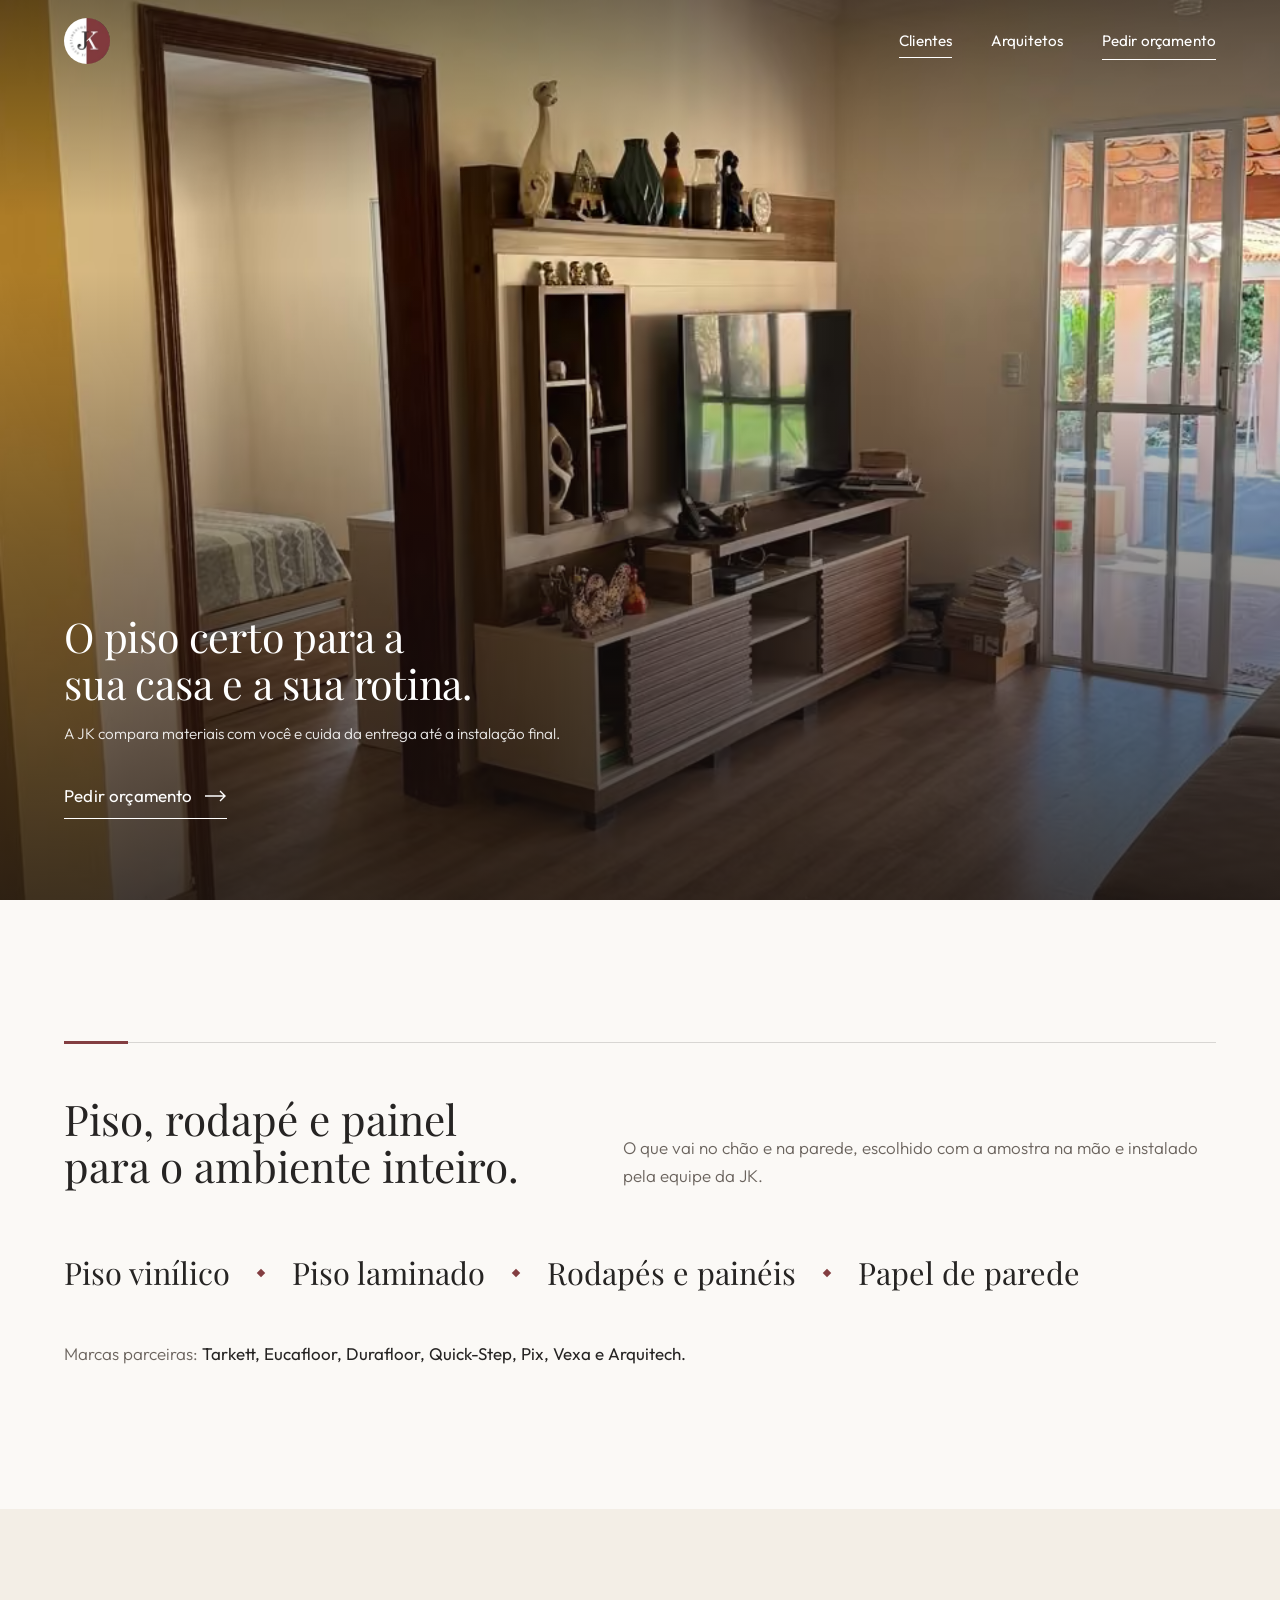
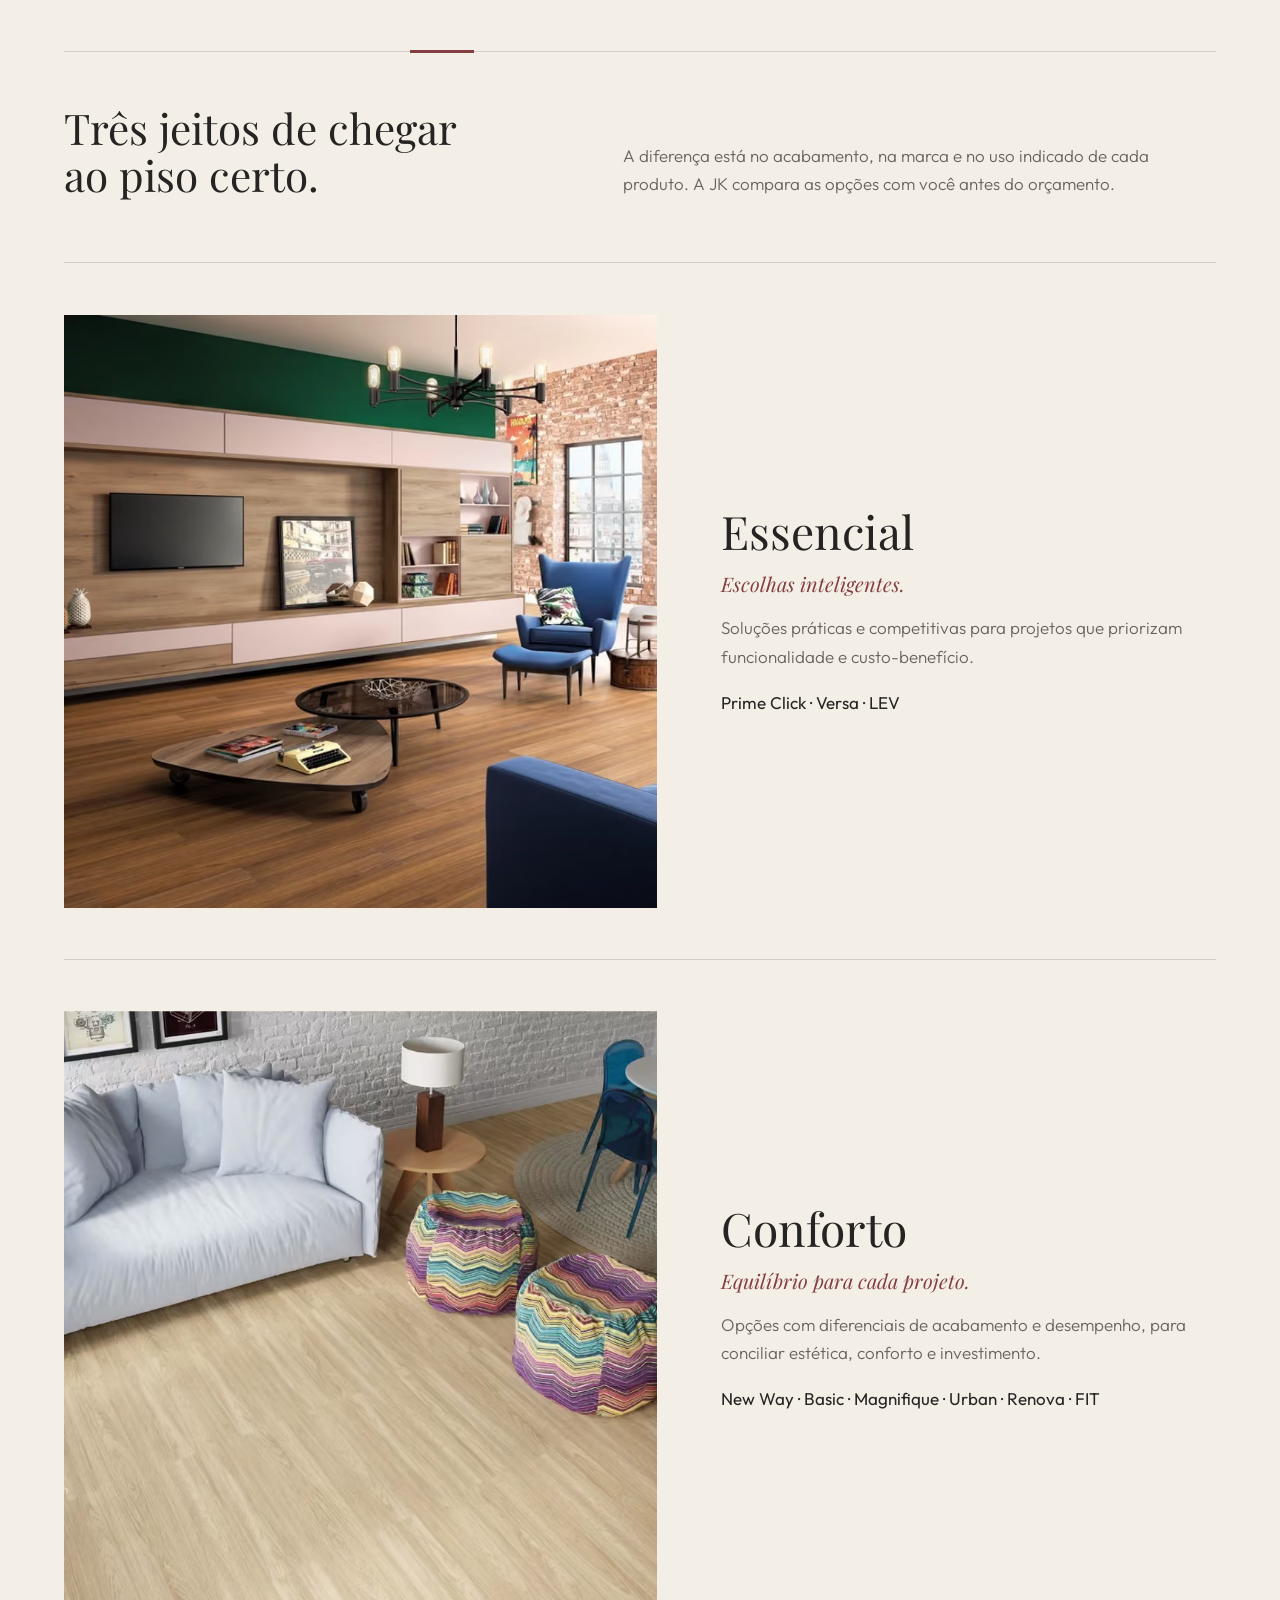
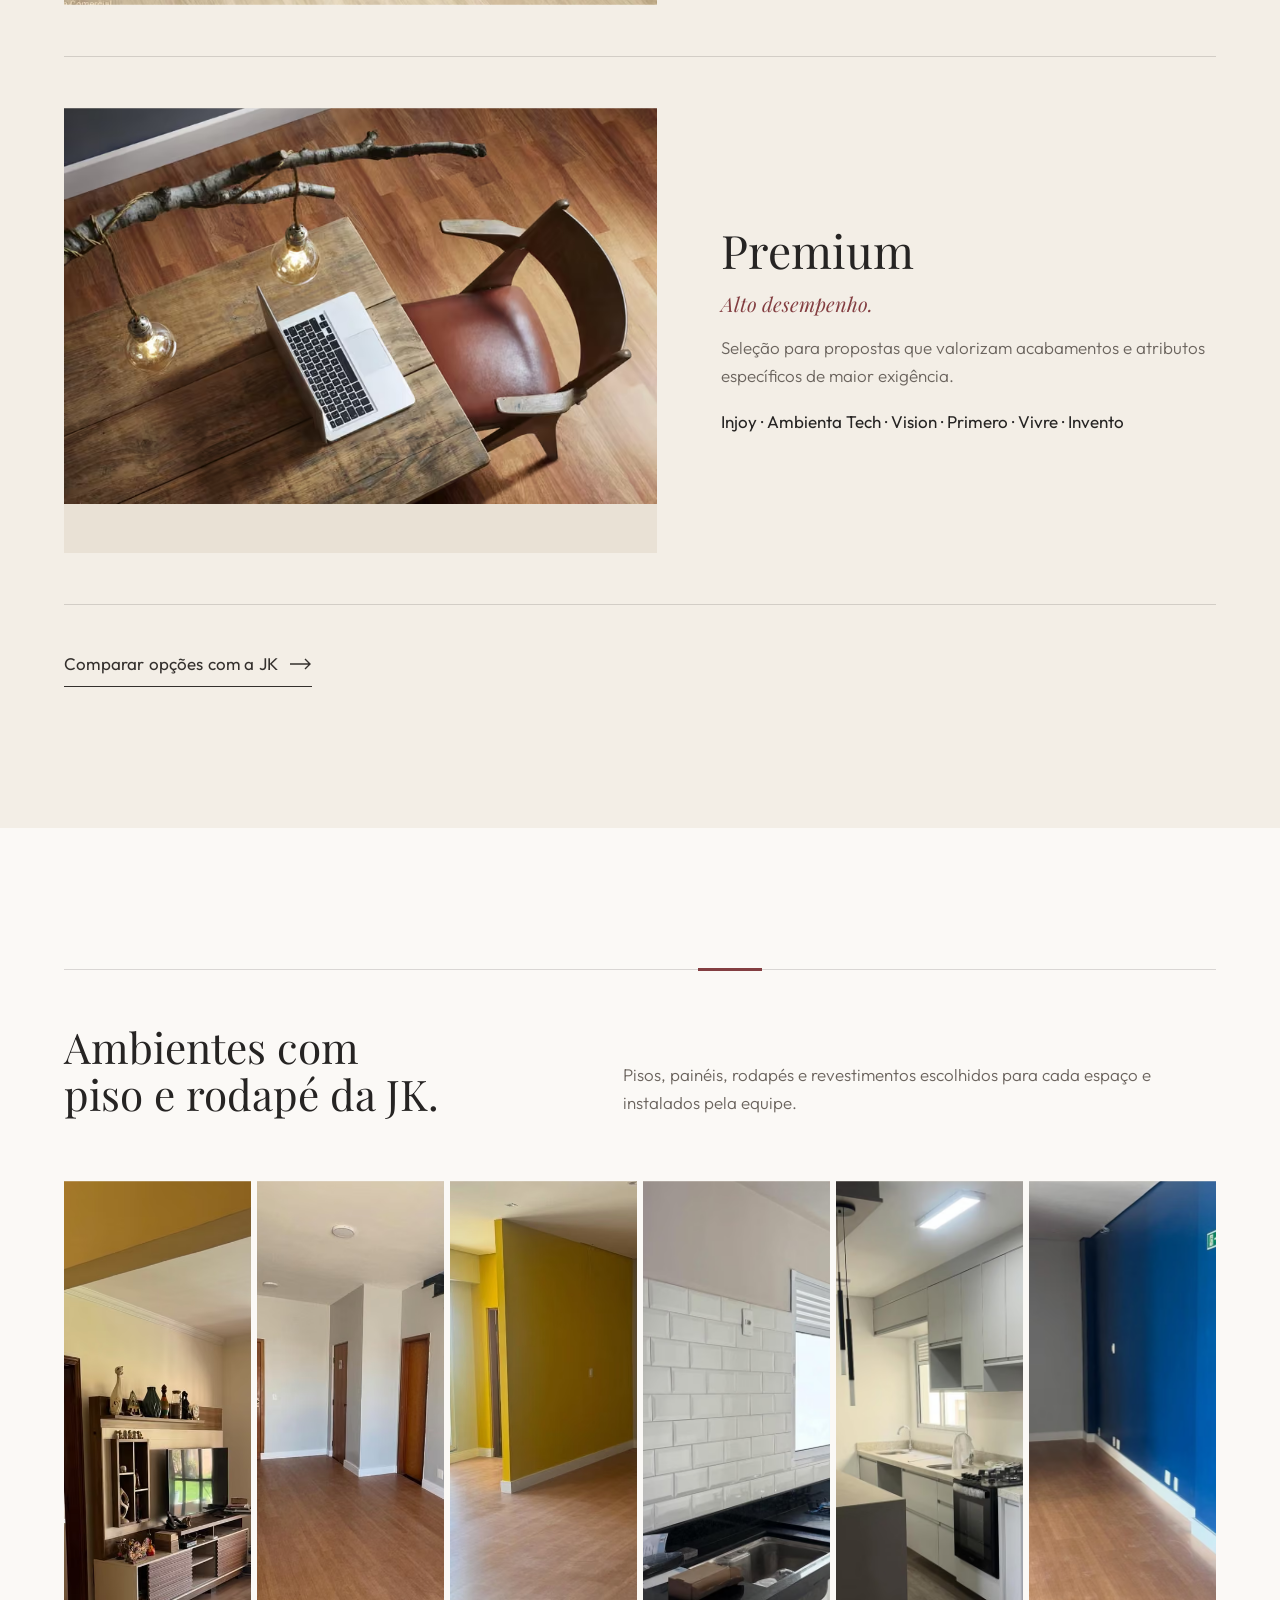
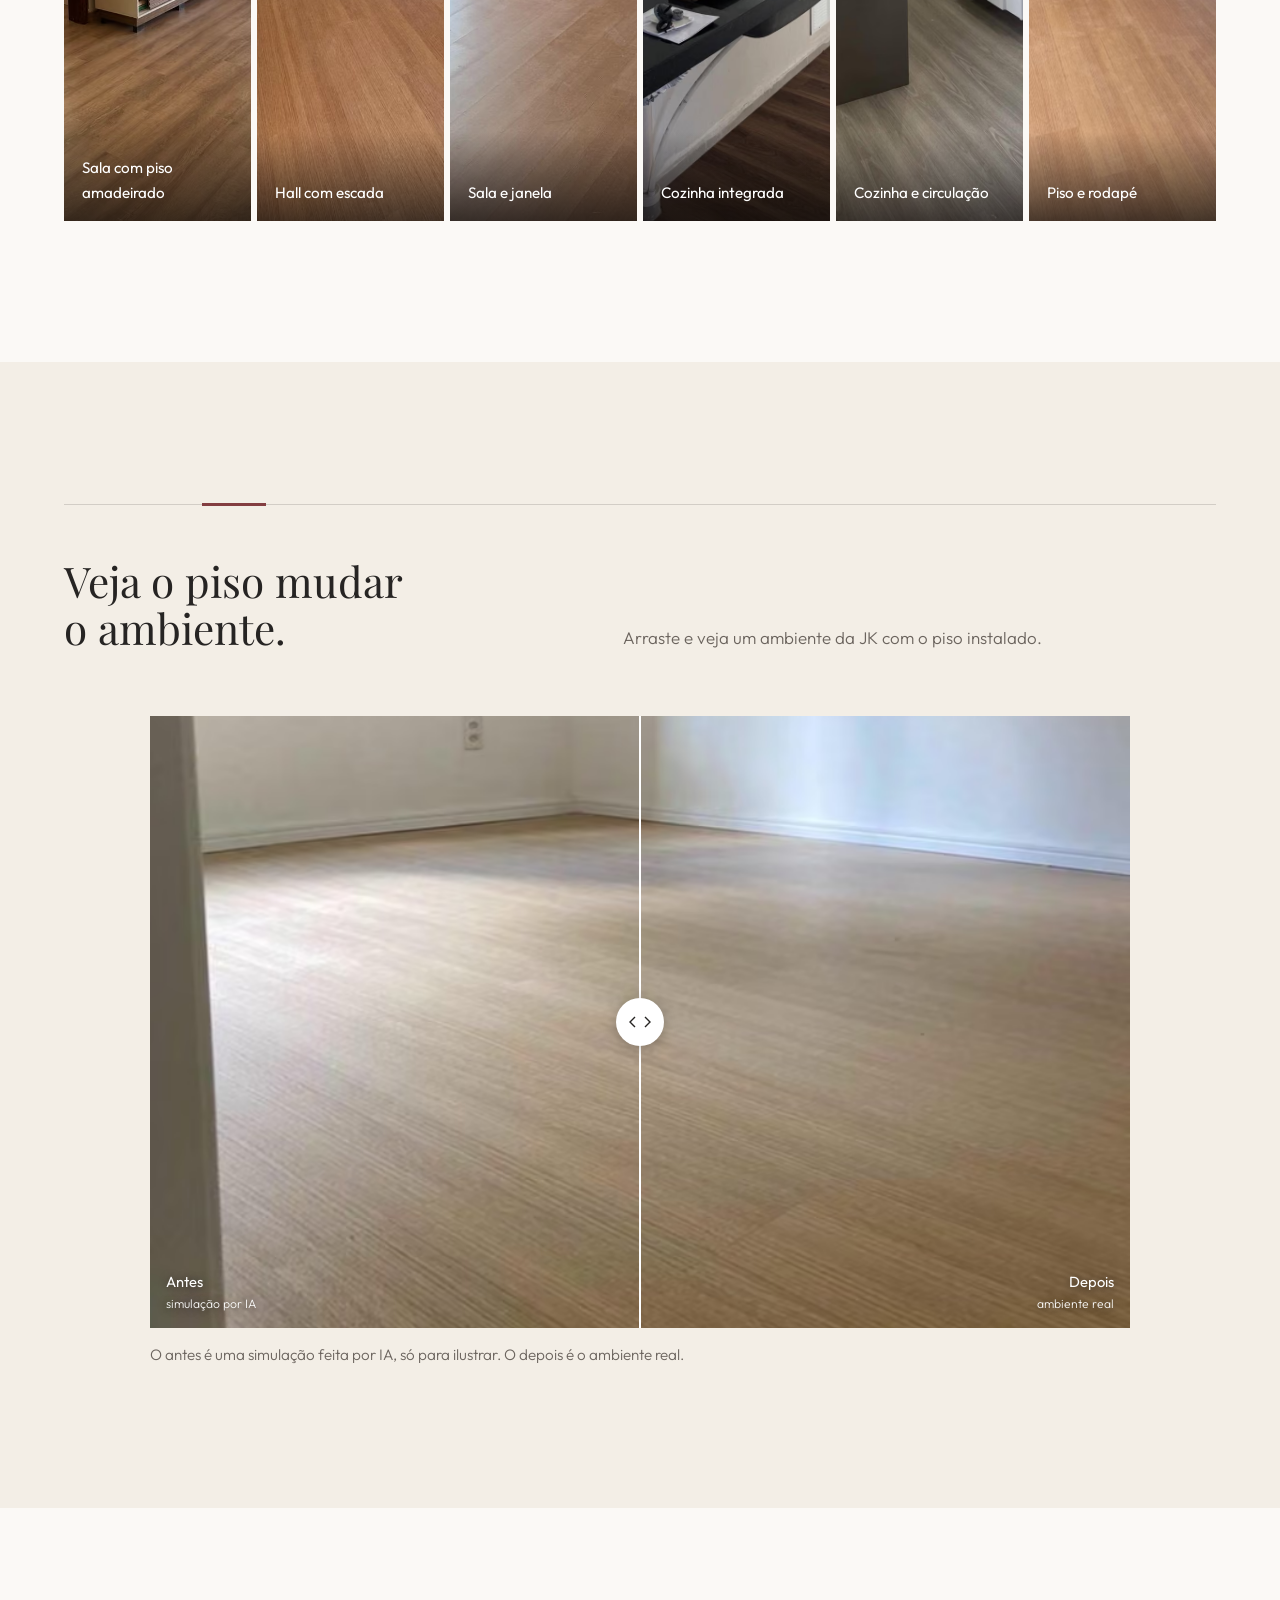
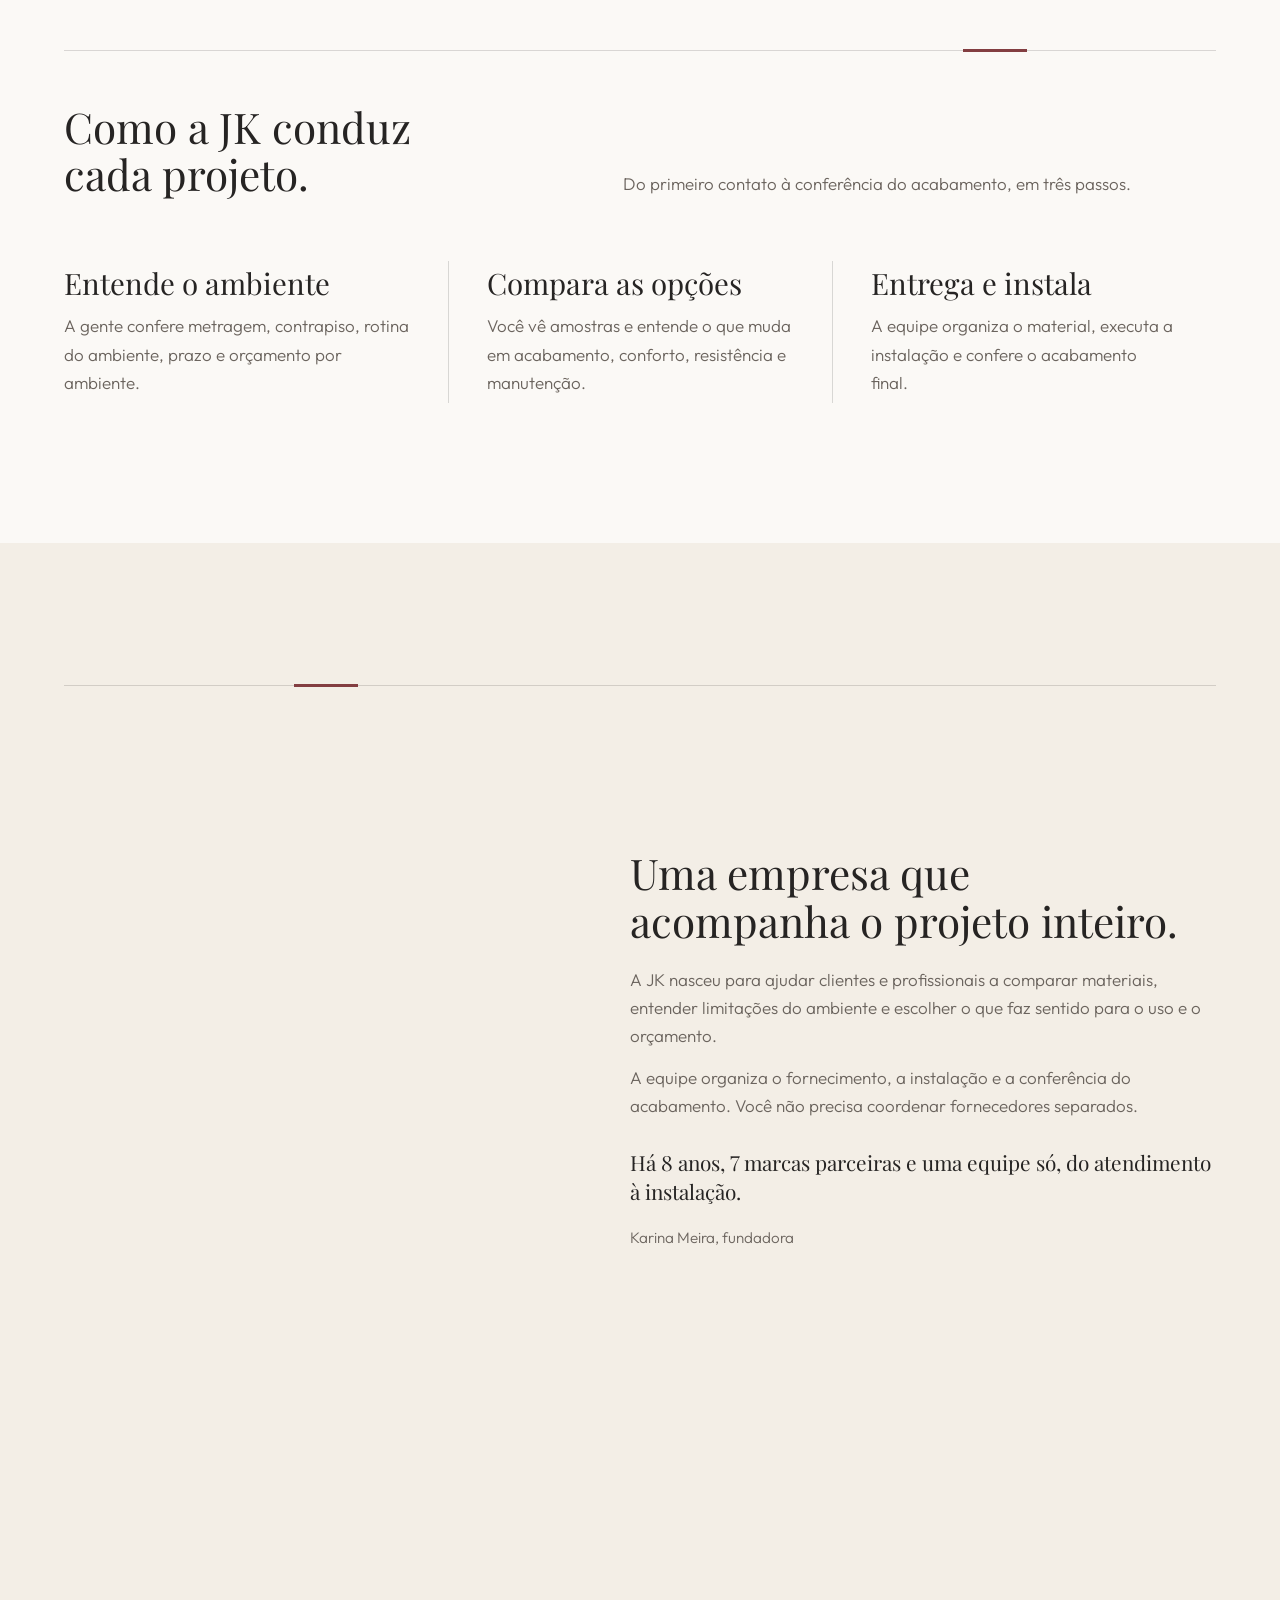
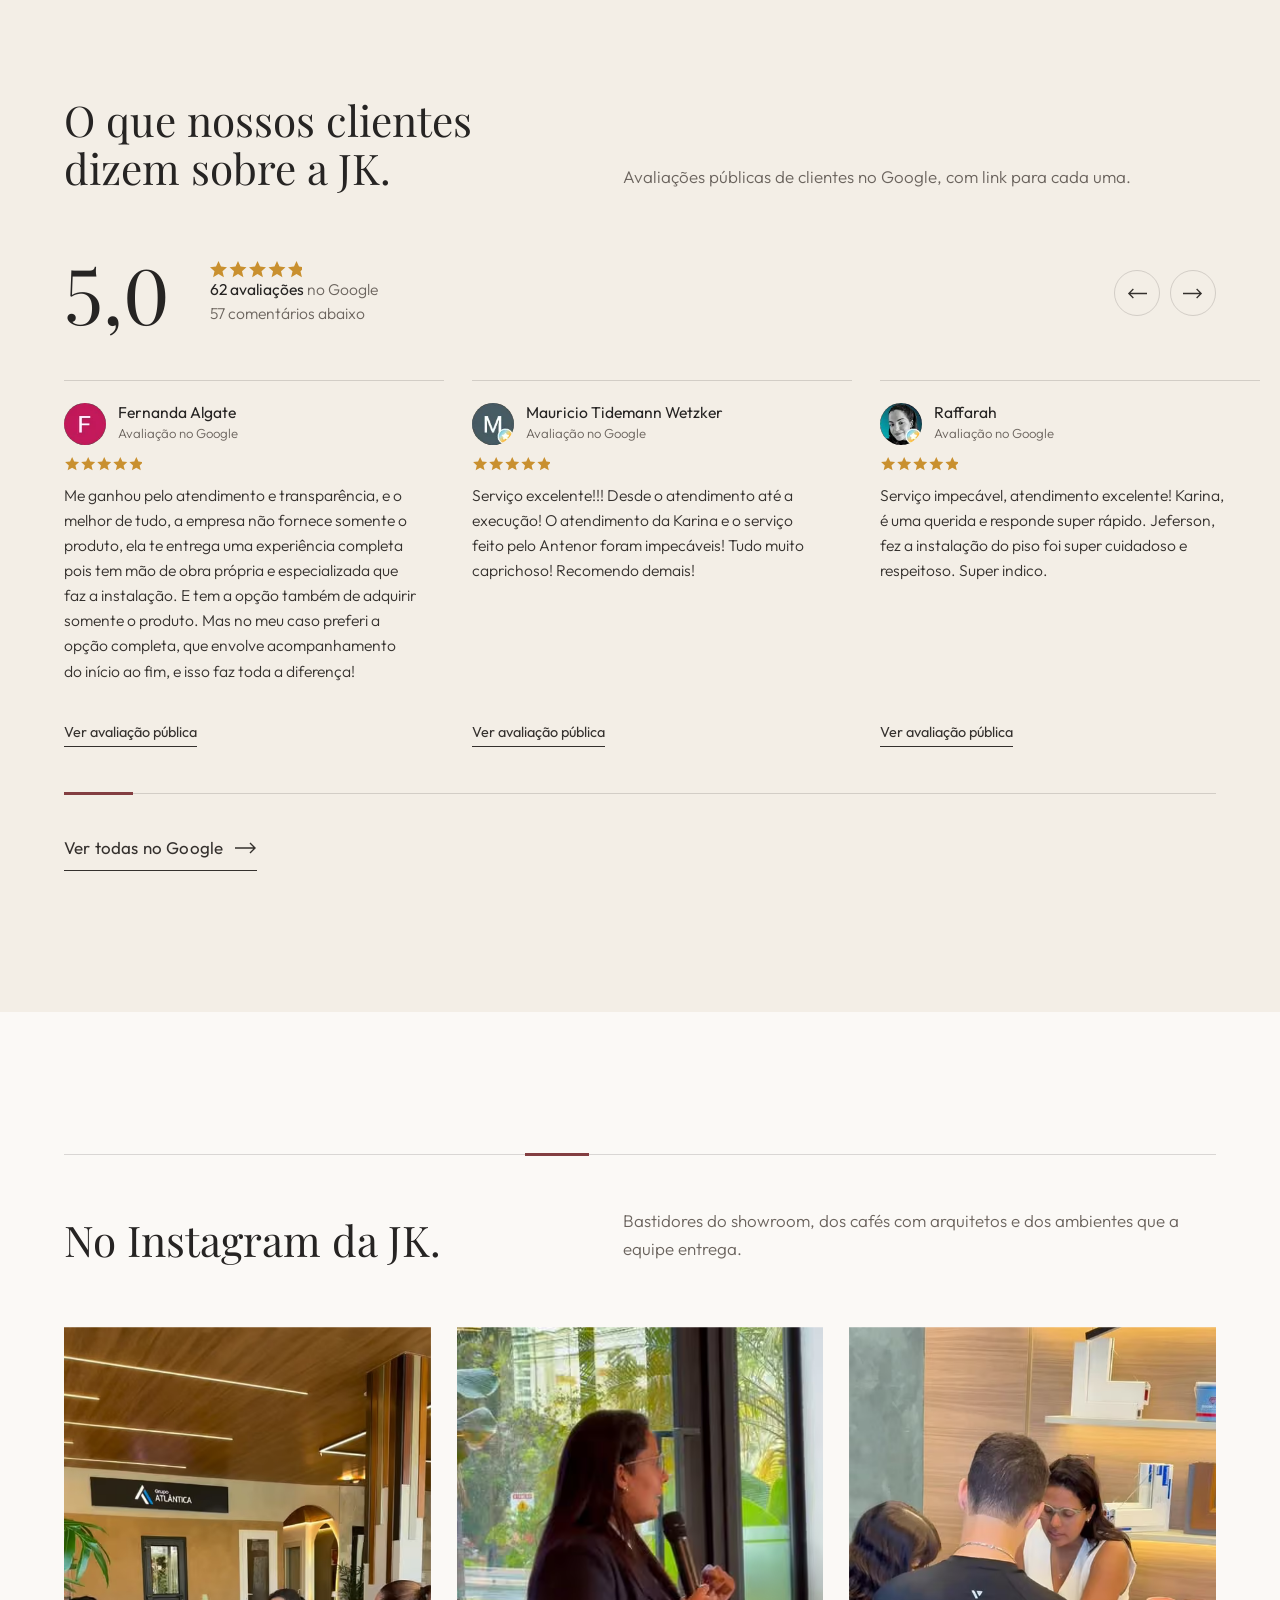
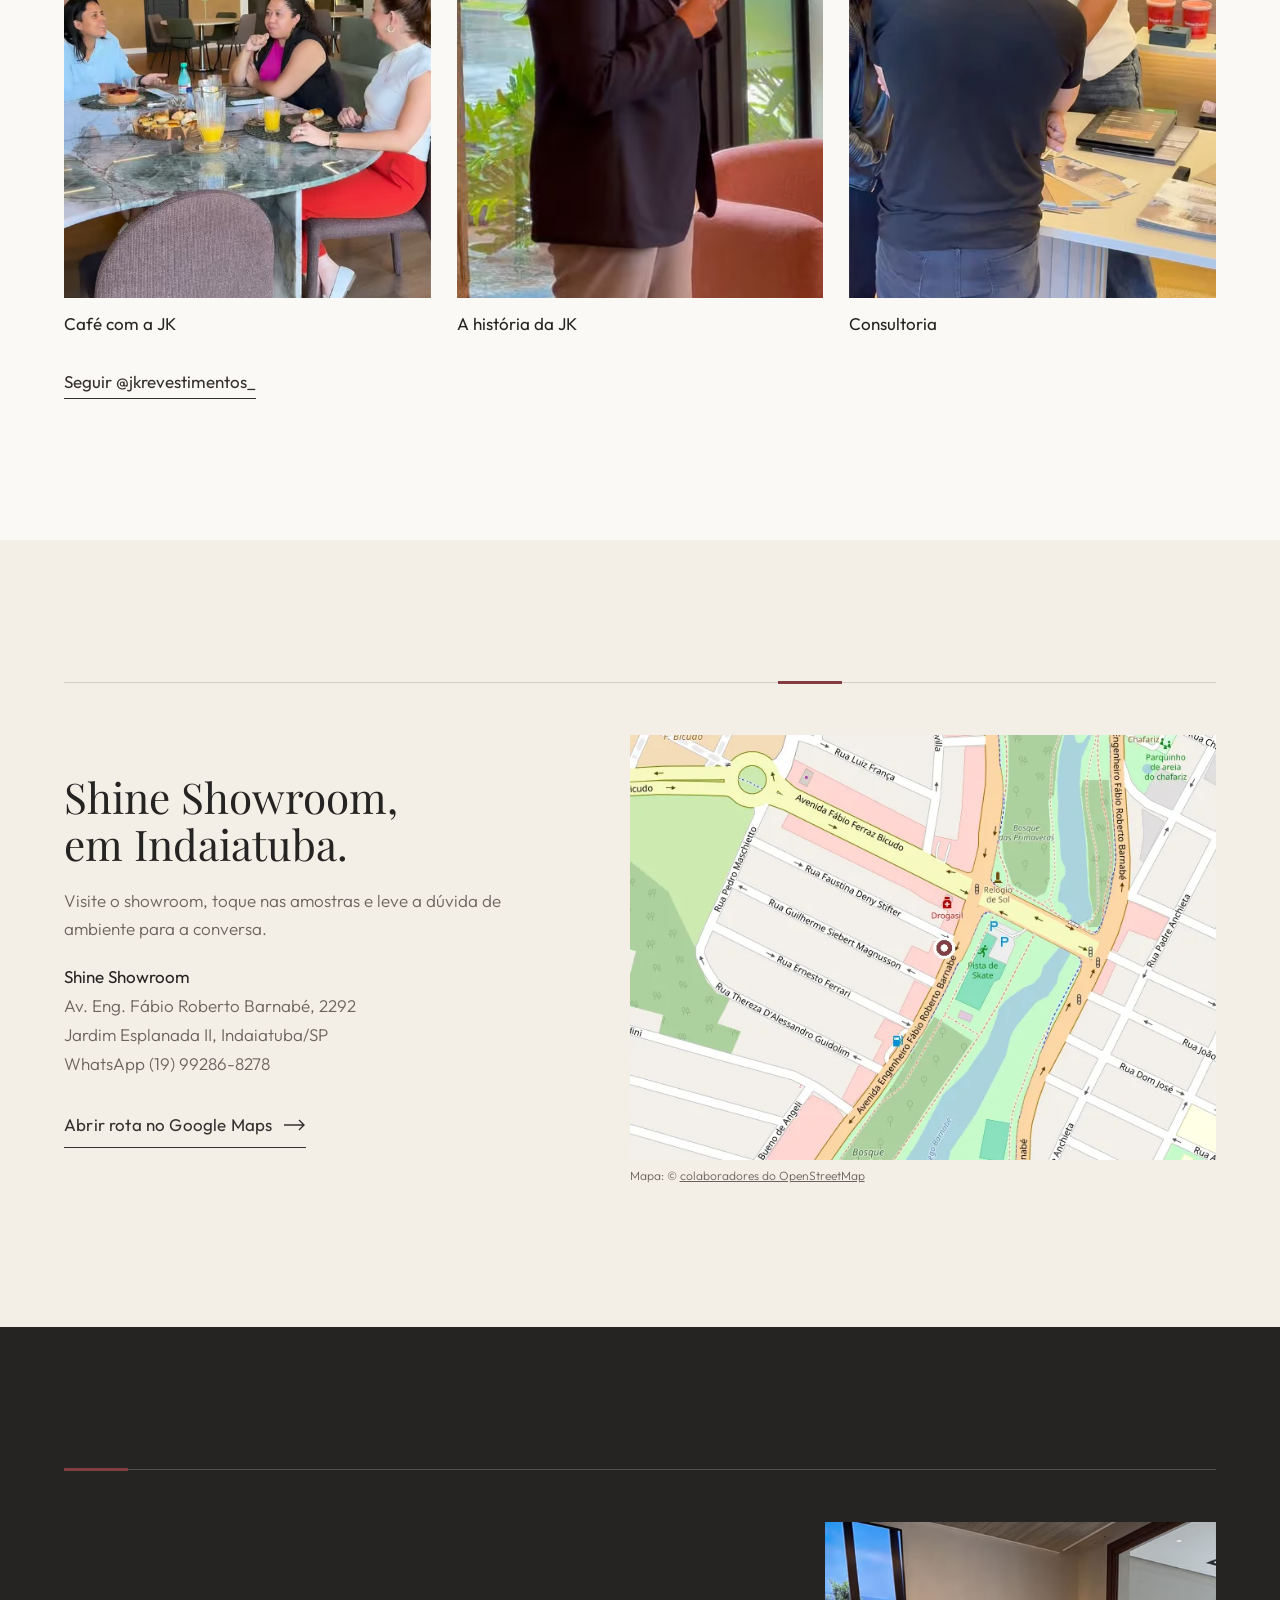
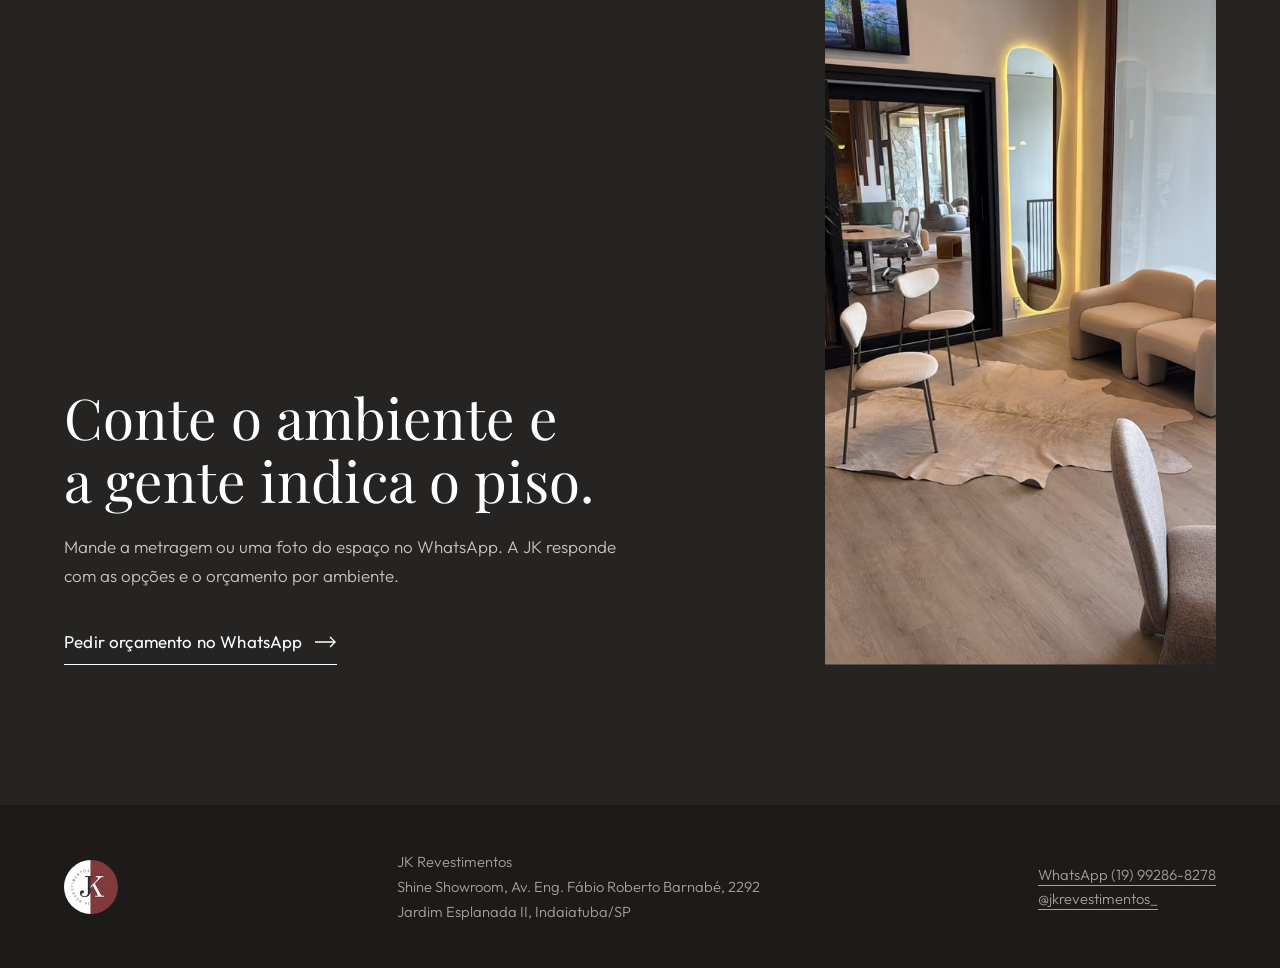
<file: v3/_capas/capa3/index.html>
<!doctype html>
<html lang="pt-BR">
<head>
<meta charset="utf-8">
<meta name="viewport" content="width=device-width,initial-scale=1,viewport-fit=cover">
<title>JK Revestimentos | Pisos, rodapés e revestimentos em Indaiatuba</title>
<meta name="description" content="Pisos vinílicos e laminados, rodapés e revestimentos em Indaiatuba. A JK compara materiais com você e cuida da entrega até a instalação.">
<meta name="robots" content="noindex, nofollow">
<meta name="theme-color" content="#262423">
<link rel="icon" href="../../favicon-32.png" sizes="32x32">
<link rel="apple-touch-icon" href="../../apple-touch-icon.png">
<link rel="preload" href="../../fonts/playfair.woff2" as="font" type="font/woff2" crossorigin>
<link rel="preload" href="../../fonts/outfit.woff2" as="font" type="font/woff2" crossorigin>
<link rel="preload" as="image" type="image/avif" media="(min-width:768px)" imagesrcset="../../img/capa3-d-720.avif 720w, ../../img/capa3-d-1080.avif 1080w" imagesizes="100vw" fetchpriority="high"><link rel="preload" as="image" type="image/avif" media="(max-width:767px)" imagesrcset="../../img/capa3-m-420.avif 420w, ../../img/capa3-m-600.avif 600w" imagesizes="100vw" fetchpriority="high">
<link rel="stylesheet" href="../../style.css">
<script>document.documentElement.className+=" js"</script>
</head>
<body>
<a class="skip" href="#main">Pular para o conteúdo</a>
<svg width="0" height="0" style="position:absolute" aria-hidden="true"><symbol id="star5" viewBox="0 0 92 17"><g fill="currentColor"><path transform="translate(0.0 0)" d="M8.5 0l2.5 5.6 6 .6-4.5 4 1.4 6-5.4-3.2-5.4 3.2 1.4-6-4.5-4 6-.6z"/><path transform="translate(19.5 0)" d="M8.5 0l2.5 5.6 6 .6-4.5 4 1.4 6-5.4-3.2-5.4 3.2 1.4-6-4.5-4 6-.6z"/><path transform="translate(39.0 0)" d="M8.5 0l2.5 5.6 6 .6-4.5 4 1.4 6-5.4-3.2-5.4 3.2 1.4-6-4.5-4 6-.6z"/><path transform="translate(58.5 0)" d="M8.5 0l2.5 5.6 6 .6-4.5 4 1.4 6-5.4-3.2-5.4 3.2 1.4-6-4.5-4 6-.6z"/><path transform="translate(78.0 0)" d="M8.5 0l2.5 5.6 6 .6-4.5 4 1.4 6-5.4-3.2-5.4 3.2 1.4-6-4.5-4 6-.6z"/></g></symbol></svg>
<header class="hdr"><a class="logo" href="../../" aria-label="JK Revestimentos, início"><img src="../../brand/jk-logo-96.webp" width="96" height="96" alt="JK Revestimentos"></a><nav aria-label="Principal"><a class="nav-sec" href="./" aria-current="page">Clientes</a><a class="nav-sec" href="arquitetos/">Arquitetos</a><a class="hdr-cta" href="https://wa.me/5519992868278?text=Ol%C3%A1%21%20Vim%20pelo%20site%20da%20JK%20e%20quero%20um%20or%C3%A7amento." target="_blank" rel="noopener">Pedir orçamento</a></nav></header><main id="main"><section class="hero" aria-label="Abertura"><picture><source media="(min-width:768px)" type="image/avif" srcset="../../img/capa3-d-720.avif 720w, ../../img/capa3-d-1080.avif 1080w" sizes="100vw"><source media="(min-width:768px)" type="image/webp" srcset="../../img/capa3-d-720.webp 720w, ../../img/capa3-d-1080.webp 1080w" sizes="100vw"><source type="image/avif" srcset="../../img/capa3-m-420.avif 420w, ../../img/capa3-m-600.avif 600w" sizes="100vw"><source type="image/webp" srcset="../../img/capa3-m-420.webp 420w, ../../img/capa3-m-600.webp 600w" sizes="100vw"><img src="../../img/capa3-m-600.jpg" width="600" height="1350" alt="Sala com piso amadeirado instalado pela JK" fetchpriority="high" decoding="async" style="object-position:center 55%"></picture><style>@media(min-width:768px){.hero picture img{object-position:center 50%!important}}</style><div class="planks" aria-hidden="true"><span style="--w:11;--d:0.0s"></span><span style="--w:9;--d:0.34s"></span><span style="--w:13;--d:0.12s"></span><span style="--w:10;--d:0.46s"></span><span style="--w:12;--d:0.06s"></span><span style="--w:9;--d:0.4s"></span><span style="--w:11;--d:0.18s"></span><span style="--w:13;--d:0.52s"></span><span style="--w:12;--d:0.26s"></span></div><div class="hero-in"><h1>O piso certo para a sua casa e a sua rotina.</h1><p class="lead">A JK compara materiais com você e cuida da entrega até a instalação final.</p><a class="cta draw" href="https://wa.me/5519992868278?text=Ol%C3%A1%21%20Vim%20pelo%20site%20da%20JK%20e%20quero%20um%20or%C3%A7amento." target="_blank" rel="noopener">Pedir orçamento<svg viewBox="0 0 22 12" fill="none" stroke="currentColor" stroke-width="1.4" aria-hidden="true"><path d="M0 6h20M15 1l5 5-5 5"/></svg></a></div></section><section class="sec" id="materiais" aria-labelledby="t-mat"><div class="wrap"><div class="joint" aria-hidden="true"><i style="--at:0"></i></div><div class="head rv"><h2 id="t-mat">Piso, rodapé e painel para o ambiente inteiro.</h2><p>O que vai no chão e na parede, escolhido com a amostra na mão e instalado pela equipe da JK.</p></div><ul class="mats rv" aria-label="Soluções da JK"><li>Piso vinílico</li><li>Piso laminado</li><li>Rodapés e painéis</li><li>Papel de parede</li></ul><p class="brands rv">Marcas parceiras: <b>Tarkett, Eucafloor, Durafloor, Quick-Step, Pix, Vexa e Arquitech.</b></p></div></section><section class="sec ivory" id="linhas" aria-labelledby="t-lin"><div class="wrap"><div class="joint" aria-hidden="true"><i style="--at:30%"></i></div><div class="head rv"><h2 id="t-lin">Três jeitos de chegar ao piso certo.</h2><p>A diferença está no acabamento, na marca e no uso indicado de cada produto. A JK compara as opções com você antes do orçamento.</p></div><div class="line-div"></div><div class="line-row"><div class="line-txt rv"><h3>Essencial</h3><p class="tag">Escolhas inteligentes.</p><p>Soluções práticas e competitivas para projetos que priorizam funcionalidade e custo-benefício.</p><p class="prods">Prime Click · Versa · LEV</p></div><div class="cut" style="--rd:.1s"><picture><source type="image/avif" srcset="../../img/p-prime-480.avif 480w, ../../img/p-prime-800.avif 800w" sizes="(min-width:820px) 50vw, 100vw"><source type="image/webp" srcset="../../img/p-prime-480.webp 480w, ../../img/p-prime-800.webp 800w" sizes="(min-width:820px) 50vw, 100vw"><img src="../../img/p-prime-800.webp" srcset="../../img/p-prime-480.webp 480w, ../../img/p-prime-800.webp 800w" sizes="(min-width:820px) 50vw, 100vw" width="800" height="800" alt="Sala ampla com piso laminado Eucafloor Prime Click" loading="lazy" decoding="async"></picture></div></div><div class="line-div"></div><div class="line-row"><div class="line-txt rv"><h3>Conforto</h3><p class="tag">Equilíbrio para cada projeto.</p><p>Opções com diferenciais de acabamento e desempenho, para conciliar estética, conforto e investimento.</p><p class="prods">New Way · Basic · Magnifique · Urban · Renova · FIT</p></div><div class="cut" style="--rd:.1s"><picture><source type="image/avif" srcset="../../img/p-newway-480.avif 480w, ../../img/p-newway-800.avif 800w" sizes="(min-width:820px) 50vw, 100vw"><source type="image/webp" srcset="../../img/p-newway-480.webp 480w, ../../img/p-newway-800.webp 800w" sizes="(min-width:820px) 50vw, 100vw"><img src="../../img/p-newway-800.webp" srcset="../../img/p-newway-480.webp 480w, ../../img/p-newway-800.webp 800w" sizes="(min-width:820px) 50vw, 100vw" width="800" height="800" alt="Sala com piso laminado Durafloor New Way Petrópolis" loading="lazy" decoding="async"></picture></div></div><div class="line-div"></div><div class="line-row"><div class="line-txt rv"><h3>Premium</h3><p class="tag">Alto desempenho.</p><p>Seleção para propostas que valorizam acabamentos e atributos específicos de maior exigência.</p><p class="prods">Injoy · Ambienta Tech · Vision · Primero · Vivre · Invento</p></div><div class="cut" style="--rd:.1s"><picture><source type="image/avif" srcset="../../img/p-ambienta-480.avif 480w, ../../img/p-ambienta-800.avif 800w" sizes="(min-width:820px) 50vw, 100vw"><source type="image/webp" srcset="../../img/p-ambienta-480.webp 480w, ../../img/p-ambienta-800.webp 800w" sizes="(min-width:820px) 50vw, 100vw"><img src="../../img/p-ambienta-800.webp" srcset="../../img/p-ambienta-480.webp 480w, ../../img/p-ambienta-800.webp 800w" sizes="(min-width:820px) 50vw, 100vw" width="800" height="533" alt="Ambiente com piso Tarkett Ambienta Tech Grapia" loading="lazy" decoding="async"></picture></div></div><div class="line-div"></div><div class="after-lines rv"><a class="cta" href="https://wa.me/5519992868278?text=Ol%C3%A1%21%20Vim%20pelo%20site%20da%20JK%20e%20quero%20um%20or%C3%A7amento." target="_blank" rel="noopener">Comparar opções com a JK<svg viewBox="0 0 22 12" fill="none" stroke="currentColor" stroke-width="1.4" aria-hidden="true"><path d="M0 6h20M15 1l5 5-5 5"/></svg></a></div></div></section><section class="sec" id="ambientes" aria-labelledby="t-amb"><div class="wrap"><div class="joint" aria-hidden="true"><i style="--at:55%"></i></div><div class="head rv"><h2 id="t-amb">Ambientes com piso e rodapé da JK.</h2><p>Pisos, painéis, rodapés e revestimentos escolhidos para cada espaço e instalados pela equipe.</p></div><ul class="boards"><li tabindex="0" style="--rd:0.10s"><figure style="margin:0;position:absolute;inset:0"><picture><source type="image/avif" srcset="../../img/amb-1-480.avif 480w, ../../img/amb-1-760.avif 760w" sizes="(min-width:820px) 40vw, 64vw"><source type="image/webp" srcset="../../img/amb-1-480.webp 480w, ../../img/amb-1-760.webp 760w" sizes="(min-width:820px) 40vw, 64vw"><img src="../../img/amb-1-760.webp" srcset="../../img/amb-1-480.webp 480w, ../../img/amb-1-760.webp 760w" sizes="(min-width:820px) 40vw, 64vw" width="760" height="1140" alt="Sala de estar com piso vinílico amadeirado instalado" loading="lazy" decoding="async"></picture><figcaption>Sala com piso amadeirado</figcaption></figure></li><li tabindex="0" style="--rd:0.19s"><figure style="margin:0;position:absolute;inset:0"><picture><source type="image/avif" srcset="../../img/amb-2-480.avif 480w, ../../img/amb-2-760.avif 760w" sizes="(min-width:820px) 40vw, 64vw"><source type="image/webp" srcset="../../img/amb-2-480.webp 480w, ../../img/amb-2-760.webp 760w" sizes="(min-width:820px) 40vw, 64vw"><img src="../../img/amb-2-760.webp" srcset="../../img/amb-2-480.webp 480w, ../../img/amb-2-760.webp 760w" sizes="(min-width:820px) 40vw, 64vw" width="760" height="1140" alt="Hall com piso amadeirado contínuo e rodapé branco" loading="lazy" decoding="async"></picture><figcaption>Hall com escada</figcaption></figure></li><li tabindex="0" style="--rd:0.28s"><figure style="margin:0;position:absolute;inset:0"><picture><source type="image/avif" srcset="../../img/amb-3-480.avif 480w, ../../img/amb-3-760.avif 760w" sizes="(min-width:820px) 40vw, 64vw"><source type="image/webp" srcset="../../img/amb-3-480.webp 480w, ../../img/amb-3-760.webp 760w" sizes="(min-width:820px) 40vw, 64vw"><img src="../../img/amb-3-760.webp" srcset="../../img/amb-3-480.webp 480w, ../../img/amb-3-760.webp 760w" sizes="(min-width:820px) 40vw, 64vw" width="760" height="1241" alt="Sala ampla com piso laminado claro e rodapé branco" loading="lazy" decoding="async"></picture><figcaption>Sala e janela</figcaption></figure></li><li tabindex="0" style="--rd:0.37s"><figure style="margin:0;position:absolute;inset:0"><picture><source type="image/avif" srcset="../../img/amb-4-480.avif 480w, ../../img/amb-4-760.avif 760w" sizes="(min-width:820px) 40vw, 64vw"><source type="image/webp" srcset="../../img/amb-4-480.webp 480w, ../../img/amb-4-760.webp 760w" sizes="(min-width:820px) 40vw, 64vw"><img src="../../img/amb-4-760.webp" srcset="../../img/amb-4-480.webp 480w, ../../img/amb-4-760.webp 760w" sizes="(min-width:820px) 40vw, 64vw" width="760" height="1366" alt="Cozinha com bancada escura, revestimento branco e piso vinílico" loading="lazy" decoding="async"></picture><figcaption>Cozinha integrada</figcaption></figure></li><li tabindex="0" style="--rd:0.46s"><figure style="margin:0;position:absolute;inset:0"><picture><source type="image/avif" srcset="../../img/amb-5-480.avif 480w, ../../img/amb-5-760.avif 760w" sizes="(min-width:820px) 40vw, 64vw"><source type="image/webp" srcset="../../img/amb-5-480.webp 480w, ../../img/amb-5-760.webp 760w" sizes="(min-width:820px) 40vw, 64vw"><img src="../../img/amb-5-760.webp" srcset="../../img/amb-5-480.webp 480w, ../../img/amb-5-760.webp 760w" sizes="(min-width:820px) 40vw, 64vw" width="760" height="1366" alt="Cozinha integrada com piso vinílico cinza" loading="lazy" decoding="async"></picture><figcaption>Cozinha e circulação</figcaption></figure></li><li tabindex="0" style="--rd:0.55s"><figure style="margin:0;position:absolute;inset:0"><picture><source type="image/avif" srcset="../../img/amb-6-480.avif 480w, ../../img/amb-6-760.avif 760w" sizes="(min-width:820px) 40vw, 64vw"><source type="image/webp" srcset="../../img/amb-6-480.webp 480w, ../../img/amb-6-760.webp 760w" sizes="(min-width:820px) 40vw, 64vw"><img src="../../img/amb-6-760.webp" srcset="../../img/amb-6-480.webp 480w, ../../img/amb-6-760.webp 760w" sizes="(min-width:820px) 40vw, 64vw" width="760" height="1284" alt="Sala com piso amadeirado e rodapé branco junto à parede" loading="lazy" decoding="async"></picture><figcaption>Piso e rodapé</figcaption></figure></li></ul></div></section><section class="sec ivory" id="antes-depois" aria-labelledby="t-cmp"><div class="wrap"><div class="joint" aria-hidden="true"><i style="--at:12%"></i></div><div class="head rv"><h2 id="t-cmp">Veja o piso mudar o ambiente.</h2><p>Arraste e veja um ambiente da JK com o piso instalado.</p></div><div class="cmp-wrap rv"><div class="cmp" style="--pos:50%"><picture><source type="image/avif" srcset="../../img/depois-520.avif 520w, ../../img/depois-800.avif 800w" sizes="(min-width:1000px) 980px, 100vw"><source type="image/webp" srcset="../../img/depois-520.webp 520w, ../../img/depois-800.webp 800w" sizes="(min-width:1000px) 980px, 100vw"><img src="../../img/depois-800.webp" srcset="../../img/depois-520.webp 520w, ../../img/depois-800.webp 800w" sizes="(min-width:1000px) 980px, 100vw" width="800" height="1000" alt="Sala com piso laminado claro instalado pela JK" loading="lazy" decoding="async"></picture><div class="before"><picture><source type="image/avif" srcset="../../img/antes-520.avif 520w, ../../img/antes-800.avif 800w" sizes="(min-width:1000px) 980px, 100vw"><source type="image/webp" srcset="../../img/antes-520.webp 520w, ../../img/antes-800.webp 800w" sizes="(min-width:1000px) 980px, 100vw"><img src="../../img/antes-800.webp" srcset="../../img/antes-520.webp 520w, ../../img/antes-800.webp 800w" sizes="(min-width:1000px) 980px, 100vw" width="800" height="1000" alt="Mesma sala com contrapiso aparente, imagem simulada por IA" loading="lazy" decoding="async"></picture></div><div class="bar"></div><div class="knob"><svg viewBox="0 0 24 12" fill="none" stroke="currentColor" stroke-width="1.4" aria-hidden="true"><path d="M7 1L2 6l5 5M17 1l5 5-5 5"/></svg></div><span class="lbl l">Antes<small>simulação por IA</small></span><span class="lbl r">Depois<small>ambiente real</small></span><input type="range" min="0" max="100" value="50" aria-label="Comparar antes e depois"></div><p class="cmp-note">O antes é uma simulação feita por IA, só para ilustrar. O depois é o ambiente real.</p></div></div></section><section class="sec" id="processo" aria-labelledby="t-proc"><div class="wrap"><div class="joint" aria-hidden="true"><i style="--at:78%"></i></div><div class="head rv"><h2 id="t-proc">Como a JK conduz cada projeto.</h2><p>Do primeiro contato à conferência do acabamento, em três passos.</p></div><div class="steps"><div class="step rv"><h3>Entende o ambiente</h3><p>A gente confere metragem, contrapiso, rotina do ambiente, prazo e orçamento por ambiente.</p></div><div class="step rv" style="--rd:.12s"><h3>Compara as opções</h3><p>Você vê amostras e entende o que muda em acabamento, conforto, resistência e manutenção.</p></div><div class="step rv" style="--rd:.24s"><h3>Entrega e instala</h3><p>A equipe organiza o material, executa a instalação e confere o acabamento final.</p></div></div></div></section><section class="sec ivory" id="jk" aria-labelledby="t-jk"><div class="wrap"><div class="joint" aria-hidden="true"><i style="--at:20%"></i></div><div class="about"><div class="cut"><picture><source type="image/avif" srcset="../../img/karina-560.avif 560w, ../../img/karina-900.avif 900w" sizes="(min-width:820px) 40vw, 100vw"><source type="image/webp" srcset="../../img/karina-560.webp 560w, ../../img/karina-900.webp 900w" sizes="(min-width:820px) 40vw, 100vw"><img src="../../img/karina-900.webp" srcset="../../img/karina-560.webp 560w, ../../img/karina-900.webp 900w" sizes="(min-width:820px) 40vw, 100vw" width="900" height="1146" alt="Karina Meira, fundadora da JK, à mesa com catálogos de pisos" loading="lazy" decoding="async"></picture></div><div class="rv"><h2 id="t-jk">Uma empresa que acompanha o projeto inteiro.</h2><p>A JK nasceu para ajudar clientes e profissionais a comparar materiais, entender limitações do ambiente e escolher o que faz sentido para o uso e o orçamento.</p><p>A equipe organiza o fornecimento, a instalação e a conferência do acabamento. Você não precisa coordenar fornecedores separados.</p><p class="fact">Há 8 anos, 7 marcas parceiras e uma equipe só, do atendimento à instalação.</p><p class="who">Karina Meira, fundadora</p></div></div></div></section><section class="sec ivory" id="avaliacoes" aria-labelledby="t-rev"><div class="wrap" data-rev><div class="joint" aria-hidden="true"><i style="--at:0"></i></div><div class="head rv"><h2 id="t-rev">O que nossos clientes dizem sobre a JK.</h2><p>Avaliações públicas de clientes no Google, com link para cada uma.</p></div><div class="rev-top rv"><div class="score">5,0</div><div><svg class="stars" role="img" aria-label="5 estrelas"><use href="#star5"/></svg><div class="rev-meta"><b>62 avaliações</b> no Google<br>57 comentários abaixo</div></div><div class="rev-ctrl"><button class="arrow prev" type="button" aria-label="Avaliações anteriores"><svg viewBox="0 0 22 12" fill="none" stroke="currentColor" stroke-width="1.4" aria-hidden="true"><path d="M0 6h20M15 1l5 5-5 5"/></svg></button><button class="arrow next" type="button" aria-label="Próximas avaliações"><svg viewBox="0 0 22 12" fill="none" stroke="currentColor" stroke-width="1.4" aria-hidden="true"><path d="M0 6h20M15 1l5 5-5 5"/></svg></button></div></div><ul class="rev-list" aria-label="Avaliações de clientes"><li class="rev"><header><span class="av" data-i="F"><img src="../../av/00.webp" width="64" height="64" alt="" loading="lazy" decoding="async" onerror="this.remove()"></span><div><div class="n">Fernanda Algate</div><div class="s">Avaliação no Google</div></div></header><svg class="stars" role="img" aria-label="5 estrelas"><use href="#star5"/></svg><q>Me ganhou pelo atendimento e transparência, e o melhor de tudo, a empresa não fornece somente o produto, ela te entrega uma experiência completa pois tem mão de obra própria e especializada que faz a instalação. E tem a opção também de adquirir somente o produto. Mas no meu caso preferi a opção completa, que envolve acompanhamento do início ao fim, e isso faz toda a diferença!</q><a class="link" href="https://www.google.com/maps/contrib/112672199840340449472/reviews?hl=pt-BR" target="_blank" rel="noopener">Ver avaliação pública</a></li><li class="rev"><header><span class="av" data-i="M"><img src="../../av/01.webp" width="64" height="64" alt="" loading="lazy" decoding="async" onerror="this.remove()"></span><div><div class="n">Mauricio Tidemann Wetzker</div><div class="s">Avaliação no Google</div></div></header><svg class="stars" role="img" aria-label="5 estrelas"><use href="#star5"/></svg><q>Serviço excelente!!! Desde o atendimento até a execução! O atendimento da Karina e o serviço feito pelo Antenor foram impecáveis! Tudo muito caprichoso! Recomendo demais!</q><a class="link" href="https://www.google.com/maps/contrib/100209731523446931066/reviews?hl=pt-BR" target="_blank" rel="noopener">Ver avaliação pública</a></li><li class="rev"><header><span class="av" data-i="R"><img src="../../av/02.webp" width="64" height="64" alt="" loading="lazy" decoding="async" onerror="this.remove()"></span><div><div class="n">Raffarah</div><div class="s">Avaliação no Google</div></div></header><svg class="stars" role="img" aria-label="5 estrelas"><use href="#star5"/></svg><q>Serviço impecável, atendimento excelente! Karina, é uma querida e responde super rápido. Jeferson, fez a instalação do piso foi super cuidadoso e respeitoso. Super indico.</q><a class="link" href="https://www.google.com/maps/contrib/104608813586053037656/reviews?hl=pt-BR" target="_blank" rel="noopener">Ver avaliação pública</a></li><li class="rev"><header><span class="av" data-i="J"><img src="../../av/03.webp" width="64" height="64" alt="" loading="lazy" decoding="async" onerror="this.remove()"></span><div><div class="n">Joyce Brescansin</div><div class="s">Avaliação no Google</div></div></header><svg class="stars" role="img" aria-label="5 estrelas"><use href="#star5"/></svg><q>Muito satisfeita! Super comprometidos e atenciosos desde o primeiro contato. 0 dor de cabeça e o serviço ficou impecável, lindo !!</q><a class="link" href="https://www.google.com/maps/contrib/107206658222870465666/reviews?hl=pt-BR" target="_blank" rel="noopener">Ver avaliação pública</a></li><li class="rev"><header><span class="av" data-i="A"><img src="../../av/04.webp" width="64" height="64" alt="" loading="lazy" decoding="async" onerror="this.remove()"></span><div><div class="n">Amauri Ferreira</div><div class="s">Avaliação no Google</div></div></header><svg class="stars" role="img" aria-label="5 estrelas"><use href="#star5"/></svg><q>Muito satisfeito com os serviços prestados! Desde a primeira conversa até a finalização dos serviços, tudo ocorreu perfeitamente como acordado! Parabéns à toda a equipe!</q><a class="link" href="https://www.google.com/maps/contrib/109332929003695081033/reviews?hl=pt-BR" target="_blank" rel="noopener">Ver avaliação pública</a></li><li class="rev"><header><span class="av" data-i="J"><img src="../../av/05.webp" width="64" height="64" alt="" loading="lazy" decoding="async" onerror="this.remove()"></span><div><div class="n">Jenifer Santos</div><div class="s">Avaliação no Google</div></div></header><svg class="stars" role="img" aria-label="5 estrelas"><use href="#star5"/></svg><q>Atendimento da  Karina super prestativa e atenciosaTrabalho impecável atendeu todas expectativas parabéns pela qualidade no atendimento e serviço obrigada</q><a class="link" href="https://www.google.com/maps/contrib/101215437102831313277/reviews?hl=pt-BR" target="_blank" rel="noopener">Ver avaliação pública</a></li><li class="rev"><header><span class="av" data-i="R"><img src="../../av/06.webp" width="64" height="64" alt="" loading="lazy" decoding="async" onerror="this.remove()"></span><div><div class="n">RUI ANDERSON DE OLIVEIRA</div><div class="s">Avaliação no Google</div></div></header><svg class="stars" role="img" aria-label="5 estrelas"><use href="#star5"/></svg><q>ótimo atendimento, muito profissional, entregaram minha obra antes do prazo prometido,super recomendo pela confiança e transparênciamuito obrigado por tudo</q><a class="link" href="https://www.google.com/maps/contrib/101548103962590219749/reviews?hl=pt-BR" target="_blank" rel="noopener">Ver avaliação pública</a></li><li class="rev"><header><span class="av" data-i="G"><img src="../../av/07.webp" width="64" height="64" alt="" loading="lazy" decoding="async" onerror="this.remove()"></span><div><div class="n">Gabriel Arruda</div><div class="s">Avaliação no Google</div></div></header><svg class="stars" role="img" aria-label="5 estrelas"><use href="#star5"/></svg><q>Empresa muito boa que se compromete na entrega do servico, prestando apoio a todo momento, fiz uma grande reforma e com a ajuda da Karina foi finalizada rapidamente. Tive um pequeno contratempo com o box do banheiro onde o piso estava vazando, mas após identificado o problema ja foi rapidamente resolvido, terminando assim a obra</q><a class="link" href="https://www.google.com/maps/contrib/117420894437806202518/reviews?hl=pt-BR" target="_blank" rel="noopener">Ver avaliação pública</a></li><li class="rev"><header><span class="av" data-i="M"><img src="../../av/08.webp" width="64" height="64" alt="" loading="lazy" decoding="async" onerror="this.remove()"></span><div><div class="n">Maria Paula Dutra</div><div class="s">Avaliação no Google</div></div></header><svg class="stars" role="img" aria-label="5 estrelas"><use href="#star5"/></svg><q>Atendimento impecável, instalaram vinílico no meu apto e também as soleiras. Karina uma profissional muito cuidadosa, sempre foi muito prestativa com as minhas dúvidas, simpatia em pessoa. Fora o trabalho excepcional. Indico de olhos fechados.</q><a class="link" href="https://www.google.com/maps/contrib/111850819710357924420/reviews?hl=pt-BR" target="_blank" rel="noopener">Ver avaliação pública</a></li><li class="rev"><header><span class="av" data-i="A"><img src="../../av/09.webp" width="64" height="64" alt="" loading="lazy" decoding="async" onerror="this.remove()"></span><div><div class="n">Andreia Peruchi</div><div class="s">Avaliação no Google</div></div></header><svg class="stars" role="img" aria-label="5 estrelas"><use href="#star5"/></svg><q>Bom atendimento e execução do serviço, preço justo, rápida resolução de imprevistos.</q><a class="link" href="https://www.google.com/maps/contrib/118329433247173493060/reviews?hl=pt-BR" target="_blank" rel="noopener">Ver avaliação pública</a></li><li class="rev"><header><span class="av" data-i="L"><img src="../../av/10.webp" width="64" height="64" alt="" loading="lazy" decoding="async" onerror="this.remove()"></span><div><div class="n">Luciana Lulli</div><div class="s">Avaliação no Google</div></div></header><svg class="stars" role="img" aria-label="5 estrelas"><use href="#star5"/></svg><q>Maravilhosa demais ! Impecável, excelente e diferenciada . O atendimento da JK é o início de tudo , um momento personalizado onde a Karina para para ouvir e assim atender as expectativas . Se tratando do meu vinílico ela tirou todas as dúvidas e nos deu um leque de opções . A instalação foi perfeita , os prestadores de serviços dela são tão detalhistas quanto ela . E não tinha como mudar esse profissionalismo no revestimento da minha cozinha e no meu contrapiso. Impecável è milimetricamente calculado . Ela conseguiu ir além da expectativas, além do que sonhei ! Preço justíssimo…. Recomendo ela um milhão de vezes de olhos fechados , porque não tive uma dor de cabeça com nada e muito menos com prazos ! Karina pode voar pq suas asas são gigantes 🙏🙌🏻❤️</q><a class="link" href="https://www.google.com/maps/contrib/113491883467814639373/reviews?hl=pt-BR" target="_blank" rel="noopener">Ver avaliação pública</a></li><li class="rev"><header><span class="av" data-i="P"><img src="../../av/11.webp" width="64" height="64" alt="" loading="lazy" decoding="async" onerror="this.remove()"></span><div><div class="n">Paula Koller</div><div class="s">Avaliação no Google</div></div></header><svg class="stars" role="img" aria-label="5 estrelas"><use href="#star5"/></svg><q>A instalação do piso foi impecável! A equipe foi super profissional, rápida e deixou o ambiente lindo. Resultado ficou show! Recomendo muito! Pessoas muito legais e comprometidas.</q><a class="link" href="https://www.google.com/maps/contrib/107336793668338857840/reviews?hl=pt-BR" target="_blank" rel="noopener">Ver avaliação pública</a></li><li class="rev"><header><span class="av" data-i="M"><img src="../../av/12.webp" width="64" height="64" alt="" loading="lazy" decoding="async" onerror="this.remove()"></span><div><div class="n">Mayara Dionisio Garcia</div><div class="s">Avaliação no Google</div></div></header><svg class="stars" role="img" aria-label="5 estrelas"><use href="#star5"/></svg><q>Indico de olhos fechados! Fiz todo o piso laminado do meu apartamento, e também o revestimento do banheiro e da cozinha. Além de tudo ter sido entregue no mais alto padrão de qualidade e com rapidez (meu prazo era curto para mudar, e a Karina super entendeu!), a equipe da JK é MARAVILHOSA!</q><a class="link" href="https://www.google.com/maps/contrib/109097353620293447280/reviews?hl=pt-BR" target="_blank" rel="noopener">Ver avaliação pública</a></li><li class="rev"><header><span class="av" data-i="H"><img src="../../av/13.webp" width="64" height="64" alt="" loading="lazy" decoding="async" onerror="this.remove()"></span><div><div class="n">Helenice Chate</div><div class="s">Avaliação no Google</div></div></header><svg class="stars" role="img" aria-label="5 estrelas"><use href="#star5"/></svg><q>Gostei muito desde o primeiro contato, quando a Karina agendou o início da colocação do rodapé. Muito atenciosa e prestativa quando tive que alterar a data porque a Leroy Merlin não havia entregue o material. Quanto ao instalador, Jeferson, muito educado, atencioso e executou o serviço com eficiência, deixando tudo perfeito e limpinho. Recomendo os serviços da JK Revestimentos pelo excelente atendimento e respeito ao cliente. Parabéns e obrigada!</q><a class="link" href="https://www.google.com/maps/contrib/113382208412963192724/reviews?hl=pt-BR" target="_blank" rel="noopener">Ver avaliação pública</a></li><li class="rev"><header><span class="av" data-i="J"><img src="../../av/14.webp" width="64" height="64" alt="" loading="lazy" decoding="async" onerror="this.remove()"></span><div><div class="n">Joaquim Camilote Gomes</div><div class="s">Avaliação no Google</div></div></header><svg class="stars" role="img" aria-label="5 estrelas"><use href="#star5"/></svg><q>Atendimento ótimo e a instalação perfeita sem nenhuma irregularidade. Recomendo a empresa que é prestativa e com acompanhamento técnico durante e depois da instalação..</q><a class="link" href="https://www.google.com/maps/contrib/105589675329938500957/reviews?hl=pt-BR" target="_blank" rel="noopener">Ver avaliação pública</a></li><li class="rev"><header><span class="av" data-i="I"><img src="../../av/15.webp" width="64" height="64" alt="" loading="lazy" decoding="async" onerror="this.remove()"></span><div><div class="n">Isabela Caldato</div><div class="s">Avaliação no Google</div></div></header><svg class="stars" role="img" aria-label="5 estrelas"><use href="#star5"/></svg><q>Excelente atendimento e excelente trabalho, meus rodapés deram outra cara para o apartamento, indico o trabalho!!!</q><a class="link" href="https://www.google.com/maps/contrib/114395187356363090056/reviews?hl=pt-BR" target="_blank" rel="noopener">Ver avaliação pública</a></li><li class="rev"><header><span class="av" data-i="C"><img src="../../av/16.webp" width="64" height="64" alt="" loading="lazy" decoding="async" onerror="this.remove()"></span><div><div class="n">Camila Chiconato</div><div class="s">Avaliação no Google</div></div></header><svg class="stars" role="img" aria-label="5 estrelas"><use href="#star5"/></svg><q>Trabalho e atendimento maravilhosos, super cuidadosos e atenciosos! Com uma boa variedade de produtos! Amei o trabalho!</q><a class="link" href="https://www.google.com/maps/contrib/107737460401913873447/reviews?hl=pt-BR" target="_blank" rel="noopener">Ver avaliação pública</a></li><li class="rev"><header><span class="av" data-i="D"><img src="../../av/17.webp" width="64" height="64" alt="" loading="lazy" decoding="async" onerror="this.remove()"></span><div><div class="n">Dafne Dalaqua</div><div class="s">Avaliação no Google</div></div></header><svg class="stars" role="img" aria-label="5 estrelas"><use href="#star5"/></svg><q>Atendimento e serviço impecável !! Super indico, ajuda no que for preciso, o trabalho ficou lindo, vale a pena !!</q><a class="link" href="https://www.google.com/maps/contrib/112343024182984200916/reviews?hl=pt-BR" target="_blank" rel="noopener">Ver avaliação pública</a></li><li class="rev"><header><span class="av" data-i="B"><img src="../../av/18.webp" width="64" height="64" alt="" loading="lazy" decoding="async" onerror="this.remove()"></span><div><div class="n">Bruna Muriel</div><div class="s">Avaliação no Google</div></div></header><svg class="stars" role="img" aria-label="5 estrelas"><use href="#star5"/></svg><q>Amei o serviço, Karina com o atendido super humanizado, ela é organizada e a equipe muito competente, serviço de qualidade e eficiência! 🌹💜</q><a class="link" href="https://www.google.com/maps/contrib/101113093511397342660/reviews?hl=pt-BR" target="_blank" rel="noopener">Ver avaliação pública</a></li><li class="rev"><header><span class="av" data-i="V"><img src="../../av/19.webp" width="64" height="64" alt="" loading="lazy" decoding="async" onerror="this.remove()"></span><div><div class="n">Vitor Oliveira</div><div class="s">Avaliação no Google</div></div></header><svg class="stars" role="img" aria-label="5 estrelas"><use href="#star5"/></svg><q>Super atenciosos tanto virtualmente quanto pessoalmente, atenderam perfeitamente bem ao meu pedido, recomendo com 100% de segurança e com ótima qualidade!</q><a class="link" href="https://www.google.com/maps/contrib/102953319021589883539/reviews?hl=pt-BR" target="_blank" rel="noopener">Ver avaliação pública</a></li><li class="rev"><header><span class="av" data-i="T"><img src="../../av/20.webp" width="64" height="64" alt="" loading="lazy" decoding="async" onerror="this.remove()"></span><div><div class="n">Tatiane Macedo</div><div class="s">Avaliação no Google</div></div></header><svg class="stars" role="img" aria-label="5 estrelas"><use href="#star5"/></svg><q>Excelente!!!! Desde a assinatura do contrato de prestação de serviços, da execução, do atendimento e atenção nos pequenos detalhes. Recomendo a JK.</q><a class="link" href="https://www.google.com/maps/contrib/113809818359191214018/reviews?hl=pt-BR" target="_blank" rel="noopener">Ver avaliação pública</a></li><li class="rev"><header><span class="av" data-i="G"><img src="../../av/21.webp" width="64" height="64" alt="" loading="lazy" decoding="async" onerror="this.remove()"></span><div><div class="n">Gabriela Maia Ribeiro</div><div class="s">Avaliação no Google</div></div></header><svg class="stars" role="img" aria-label="5 estrelas"><use href="#star5"/></svg><q>Não tenho do que reclamar, só elogiar. Desde o atendimento até a execução e entrega do serviço perfeito!!!. Indico com certeza!! ❤️</q><a class="link" href="https://www.google.com/maps/contrib/106648423878555208626/reviews?hl=pt-BR" target="_blank" rel="noopener">Ver avaliação pública</a></li><li class="rev"><header><span class="av" data-i="L"><img src="../../av/22.webp" width="64" height="64" alt="" loading="lazy" decoding="async" onerror="this.remove()"></span><div><div class="n">Leeo Oliveira</div><div class="s">Avaliação no Google</div></div></header><svg class="stars" role="img" aria-label="5 estrelas"><use href="#star5"/></svg><q>A Karina é uma excelente profissional, que trata dos nossos sonhos com muita responsabilidade e qualidade, com uma equipe talentosa para exercer as atividades!</q><a class="link" href="https://www.google.com/maps/contrib/112736099248277752939/reviews?hl=pt-BR" target="_blank" rel="noopener">Ver avaliação pública</a></li><li class="rev"><header><span class="av" data-i="V"><img src="../../av/23.webp" width="64" height="64" alt="" loading="lazy" decoding="async" onerror="this.remove()"></span><div><div class="n">Vim, vi, venci.</div><div class="s">Avaliação no Google</div></div></header><svg class="stars" role="img" aria-label="5 estrelas"><use href="#star5"/></svg><q>A Karina me atendeu muito bem. A loja está um pouco escondida, mas qdo vc acha, é só alegria. Kkkkk</q><a class="link" href="https://www.google.com/maps/contrib/112026314232252046929/reviews?hl=pt-BR" target="_blank" rel="noopener">Ver avaliação pública</a></li><li class="rev"><header><span class="av" data-i="A"><img src="../../av/24.webp" width="64" height="64" alt="" loading="lazy" decoding="async" onerror="this.remove()"></span><div><div class="n">Andrea Blumtritt</div><div class="s">Avaliação no Google</div></div></header><svg class="stars" role="img" aria-label="5 estrelas"><use href="#star5"/></svg><q>Trabalho sempre executado com carinho e competência! Super indico. Gratidão por todas as vezes que tive a oportunidade de ter você comigo nos meus projetos. Que venha muito mais</q><a class="link" href="https://www.google.com/maps/contrib/105867941765902048511/reviews?hl=pt-BR" target="_blank" rel="noopener">Ver avaliação pública</a></li><li class="rev"><header><span class="av" data-i="D"><img src="../../av/25.webp" width="64" height="64" alt="" loading="lazy" decoding="async" onerror="this.remove()"></span><div><div class="n">Davi Rossi Ponce</div><div class="s">Avaliação no Google</div></div></header><svg class="stars" role="img" aria-label="5 estrelas"><use href="#star5"/></svg><q>Preço justo! Material de qualidade e instalação rápida! Recomendo muito!</q><a class="link" href="https://www.google.com/maps/contrib/105639026406385861577/reviews?hl=pt-BR" target="_blank" rel="noopener">Ver avaliação pública</a></li><li class="rev"><header><span class="av" data-i="K"><img src="../../av/26.webp" width="64" height="64" alt="" loading="lazy" decoding="async" onerror="this.remove()"></span><div><div class="n">Karina Coutinho</div><div class="s">Avaliação no Google</div></div></header><svg class="stars" role="img" aria-label="5 estrelas"><use href="#star5"/></svg><q>Indico de olhos fechados! Trabalho impecável, dentro do prazo e atendimento diferenciado. Simplesmente perfeita!</q><a class="link" href="https://www.google.com/maps/contrib/106789656732518168726/reviews?hl=pt-BR" target="_blank" rel="noopener">Ver avaliação pública</a></li><li class="rev"><header><span class="av" data-i="D"><img src="../../av/27.webp" width="64" height="64" alt="" loading="lazy" decoding="async" onerror="this.remove()"></span><div><div class="n">DEVANIR Cunha</div><div class="s">Avaliação no Google</div></div></header><svg class="stars" role="img" aria-label="5 estrelas"><use href="#star5"/></svg><q>Muito satisfeita com o trabalho, serviço realizado dentro do prazo, funcionários Vitor e Karina muito educados e dedicados em atender minhas necessidades, muito obrigado.</q><a class="link" href="https://www.google.com/maps/contrib/109303872977925216511/reviews?hl=pt-BR" target="_blank" rel="noopener">Ver avaliação pública</a></li><li class="rev"><header><span class="av" data-i="M"><img src="../../av/28.webp" width="64" height="64" alt="" loading="lazy" decoding="async" onerror="this.remove()"></span><div><div class="n">Maria Alessandra</div><div class="s">Avaliação no Google</div></div></header><svg class="stars" role="img" aria-label="5 estrelas"><use href="#star5"/></svg><q>Busquei a empresa através da indicação de um cliente, fui muito bem atendido, dentro do prazo determinado e execução com qualidade. Sandro -Imóveis Alfa Vita - Salto SP</q><a class="link" href="https://www.google.com/maps/contrib/101014349111952016137/reviews?hl=pt-BR" target="_blank" rel="noopener">Ver avaliação pública</a></li><li class="rev"><header><span class="av" data-i="S"><img src="../../av/29.webp" width="64" height="64" alt="" loading="lazy" decoding="async" onerror="this.remove()"></span><div><div class="n">SB Engenharia e Arquitetura</div><div class="s">Avaliação no Google</div></div></header><svg class="stars" role="img" aria-label="5 estrelas"><use href="#star5"/></svg><q>Loja incrível, com funcionários super atenciosos e prestativos, muita variedade de produtos, entrega e instalação sem atrasos , montagem limpa e organizada. Aqui você não é somente mais um cliente, eles personalizam cada atendimento, fazendo com que a relação entre loja e cliente seja harmoniosa.</q><a class="link" href="https://www.google.com/maps/contrib/110470541364660701117/reviews?hl=pt-BR" target="_blank" rel="noopener">Ver avaliação pública</a></li><li class="rev"><header><span class="av" data-i="V"><img src="../../av/30.webp" width="64" height="64" alt="" loading="lazy" decoding="async" onerror="this.remove()"></span><div><div class="n">Vanessa Parisoto</div><div class="s">Avaliação no Google</div></div></header><svg class="stars" role="img" aria-label="5 estrelas"><use href="#star5"/></svg><q>São impecáveis! Serviço limpo, muito bem feito e entrega no prazo! Recomendo.</q><a class="link" href="https://www.google.com/maps/contrib/111277948141232970157/reviews?hl=pt-BR" target="_blank" rel="noopener">Ver avaliação pública</a></li><li class="rev"><header><span class="av" data-i="S"><img src="../../av/31.webp" width="64" height="64" alt="" loading="lazy" decoding="async" onerror="this.remove()"></span><div><div class="n">Sara Chiconato</div><div class="s">Avaliação no Google</div></div></header><svg class="stars" role="img" aria-label="5 estrelas"><use href="#star5"/></svg><q>Minha casa ficou linda! Ótimo atendimento!</q><a class="link" href="https://www.google.com/maps/contrib/113347353655607235121/reviews?hl=pt-BR" target="_blank" rel="noopener">Ver avaliação pública</a></li><li class="rev"><header><span class="av" data-i="W"><img src="../../av/32.webp" width="64" height="64" alt="" loading="lazy" decoding="async" onerror="this.remove()"></span><div><div class="n">Wendel Michel</div><div class="s">Avaliação no Google</div></div></header><svg class="stars" role="img" aria-label="5 estrelas"><use href="#star5"/></svg><q>Serviço de qualidade e muito bem atendido pela Karina nota 10</q><a class="link" href="https://www.google.com/maps/contrib/104748631088679364352/reviews?hl=pt-BR" target="_blank" rel="noopener">Ver avaliação pública</a></li><li class="rev"><header><span class="av" data-i="V"><img src="../../av/33.webp" width="64" height="64" alt="" loading="lazy" decoding="async" onerror="this.remove()"></span><div><div class="n">Victorio Assumpção</div><div class="s">Avaliação no Google</div></div></header><svg class="stars" role="img" aria-label="5 estrelas"><use href="#star5"/></svg><q>Excelente atendimento, o laminado ficou perfeito! Atendeu todas as minhas expectativas e foram super compreensíveis.</q><a class="link" href="https://www.google.com/maps/contrib/110735706608790944095/reviews?hl=pt-BR" target="_blank" rel="noopener">Ver avaliação pública</a></li><li class="rev"><header><span class="av" data-i="G"><img src="../../av/34.webp" width="64" height="64" alt="" loading="lazy" decoding="async" onerror="this.remove()"></span><div><div class="n">Gabriela Marques</div><div class="s">Avaliação no Google</div></div></header><svg class="stars" role="img" aria-label="5 estrelas"><use href="#star5"/></svg><q>Obrigada Karina! Foi extremamente atenciosa e explicou tudo nos mínimos detalhes sobre o material que fomos à procura! ☺️🙏🏻</q><a class="link" href="https://www.google.com/maps/contrib/117917733519905220584/reviews?hl=pt-BR" target="_blank" rel="noopener">Ver avaliação pública</a></li><li class="rev"><header><span class="av" data-i="N"><img src="../../av/35.webp" width="64" height="64" alt="" loading="lazy" decoding="async" onerror="this.remove()"></span><div><div class="n">Nelci Machado</div><div class="s">Avaliação no Google</div></div></header><svg class="stars" role="img" aria-label="5 estrelas"><use href="#star5"/></svg><q>Excelente atendimento, produto de qualidade, meu apartamento ficou lindo, super recomendo.</q><a class="link" href="https://www.google.com/maps/contrib/114006925492058204624/reviews?hl=pt-BR" target="_blank" rel="noopener">Ver avaliação pública</a></li><li class="rev"><header><span class="av" data-i="T"><img src="../../av/36.webp" width="64" height="64" alt="" loading="lazy" decoding="async" onerror="this.remove()"></span><div><div class="n">Thais Costa</div><div class="s">Avaliação no Google</div></div></header><svg class="stars" role="img" aria-label="5 estrelas"><use href="#star5"/></svg><q>Ótimo atendimento, preço justo e serviço executado com excelência! Satisfação garantida!</q><a class="link" href="https://www.google.com/maps/contrib/105689567737529302772/reviews?hl=pt-BR" target="_blank" rel="noopener">Ver avaliação pública</a></li><li class="rev"><header><span class="av" data-i="F"><img src="../../av/37.webp" width="64" height="64" alt="" loading="lazy" decoding="async" onerror="this.remove()"></span><div><div class="n">Francisco Santos</div><div class="s">Avaliação no Google</div></div></header><svg class="stars" role="img" aria-label="5 estrelas"><use href="#star5"/></svg><q>Eu recomendo a todos excelentes pisos porcelanato  atendimento ótimo. Vou colocar na minha casa assim que terminar de construir. 👏👏</q><a class="link" href="https://www.google.com/maps/contrib/105039480336369746480/reviews?hl=pt-BR" target="_blank" rel="noopener">Ver avaliação pública</a></li><li class="rev"><header><span class="av" data-i="C"><img src="../../av/38.webp" width="64" height="64" alt="" loading="lazy" decoding="async" onerror="this.remove()"></span><div><div class="n">Chrislaine Andrade</div><div class="s">Avaliação no Google</div></div></header><svg class="stars" role="img" aria-label="5 estrelas"><use href="#star5"/></svg><q>Super recomendo, bem atenciosa, compreensível, acessível, ótimos  valores, produtos de primeira qualidade</q><a class="link" href="https://www.google.com/maps/contrib/107540410901569113670/reviews?hl=pt-BR" target="_blank" rel="noopener">Ver avaliação pública</a></li><li class="rev"><header><span class="av" data-i="C"><img src="../../av/39.webp" width="64" height="64" alt="" loading="lazy" decoding="async" onerror="this.remove()"></span><div><div class="n">Caetano Davoli</div><div class="s">Avaliação no Google</div></div></header><svg class="stars" role="img" aria-label="5 estrelas"><use href="#star5"/></svg><q>Empresa muito prestativa e atenciosa!! Serviço de extrema qualidade!!</q><a class="link" href="https://www.google.com/maps/contrib/110934094258604478036/reviews?hl=pt-BR" target="_blank" rel="noopener">Ver avaliação pública</a></li><li class="rev"><header><span class="av" data-i="J"><img src="../../av/40.webp" width="64" height="64" alt="" loading="lazy" decoding="async" onerror="this.remove()"></span><div><div class="n">Julia Siqueira</div><div class="s">Avaliação no Google</div></div></header><svg class="stars" role="img" aria-label="5 estrelas"><use href="#star5"/></svg><q>Excelente atendimento e trabalho impecável. Recomendo!</q><a class="link" href="https://www.google.com/maps/contrib/105028782258877699873/reviews?hl=pt-BR" target="_blank" rel="noopener">Ver avaliação pública</a></li><li class="rev"><header><span class="av" data-i="L"><img src="../../av/41.webp" width="64" height="64" alt="" loading="lazy" decoding="async" onerror="this.remove()"></span><div><div class="n">Leonardo Reche Gomes</div><div class="s">Avaliação no Google</div></div></header><svg class="stars" role="img" aria-label="5 estrelas"><use href="#star5"/></svg><q>Atendimento excelente!!!! Preço justo e feito no prazo estipulado!!! O piso do meu apartamento ficou lindo!!!! Loja muito boa!!!!</q><a class="link" href="https://www.google.com/maps/contrib/116679575498969009504/reviews?hl=pt-BR" target="_blank" rel="noopener">Ver avaliação pública</a></li><li class="rev"><header><span class="av" data-i="A"><img src="../../av/42.webp" width="64" height="64" alt="" loading="lazy" decoding="async" onerror="this.remove()"></span><div><div class="n">Andrei Gustavo</div><div class="s">Avaliação no Google</div></div></header><svg class="stars" role="img" aria-label="5 estrelas"><use href="#star5"/></svg><q>Loja top demais, atendimento excelente. Recomendo 100%!!</q><a class="link" href="https://www.google.com/maps/contrib/113497793560580835830/reviews?hl=pt-BR" target="_blank" rel="noopener">Ver avaliação pública</a></li><li class="rev"><header><span class="av" data-i="V"><img src="../../av/43.webp" width="64" height="64" alt="" loading="lazy" decoding="async" onerror="this.remove()"></span><div><div class="n">Vinicius Buarque</div><div class="s">Avaliação no Google</div></div></header><svg class="stars" role="img" aria-label="5 estrelas"><use href="#star5"/></svg><q>Parabéns o estabelecimento está lindo!! Com certeza será minha referência no segmento, Deus abençoe.</q><a class="link" href="https://www.google.com/maps/contrib/104526504644369352914/reviews?hl=pt-BR" target="_blank" rel="noopener">Ver avaliação pública</a></li><li class="rev"><header><span class="av" data-i="E"><img src="../../av/44.webp" width="64" height="64" alt="" loading="lazy" decoding="async" onerror="this.remove()"></span><div><div class="n">Erika Corso</div><div class="s">Avaliação no Google</div></div></header><svg class="stars" role="img" aria-label="5 estrelas"><use href="#star5"/></svg><q>Ótimo atendimento e muitas opções para quem quer construir ou reformar!</q><a class="link" href="https://www.google.com/maps/contrib/101065241763402197746/reviews?hl=pt-BR" target="_blank" rel="noopener">Ver avaliação pública</a></li><li class="rev"><header><span class="av" data-i="M"><img src="../../av/45.webp" width="64" height="64" alt="" loading="lazy" decoding="async" onerror="this.remove()"></span><div><div class="n">Marcos Bassi</div><div class="s">Avaliação no Google</div></div></header><svg class="stars" role="img" aria-label="5 estrelas"><use href="#star5"/></svg><q>Ótimo atendimento, ótima qualidade do serviço! Parabéns!</q><a class="link" href="https://www.google.com/maps/contrib/109828068331361435862/reviews?hl=pt-BR" target="_blank" rel="noopener">Ver avaliação pública</a></li><li class="rev"><header><span class="av" data-i="A"><img src="../../av/46.webp" width="64" height="64" alt="" loading="lazy" decoding="async" onerror="this.remove()"></span><div><div class="n">Ana Paula da Silva</div><div class="s">Avaliação no Google</div></div></header><svg class="stars" role="img" aria-label="5 estrelas"><use href="#star5"/></svg><q>Ótimo atendimento, muito capricho e agilidade.</q><a class="link" href="https://www.google.com/maps/contrib/109855516559303160635/reviews?hl=pt-BR" target="_blank" rel="noopener">Ver avaliação pública</a></li><li class="rev"><header><span class="av" data-i="A"><img src="../../av/47.webp" width="64" height="64" alt="" loading="lazy" decoding="async" onerror="this.remove()"></span><div><div class="n">Alex Pereira</div><div class="s">Avaliação no Google</div></div></header><svg class="stars" role="img" aria-label="5 estrelas"><use href="#star5"/></svg><q>Empresa excelente muito top melhor de tudo preço justo</q><a class="link" href="https://www.google.com/maps/contrib/102166856479183893727/reviews?hl=pt-BR" target="_blank" rel="noopener">Ver avaliação pública</a></li><li class="rev"><header><span class="av" data-i="A"><img src="../../av/48.webp" width="64" height="64" alt="" loading="lazy" decoding="async" onerror="this.remove()"></span><div><div class="n">Adriana Moser</div><div class="s">Avaliação no Google</div></div></header><svg class="stars" role="img" aria-label="5 estrelas"><use href="#star5"/></svg><q>Maravilhoso ,ótimo atendimento e ótimo trabalho super indico</q><a class="link" href="https://www.google.com/maps/contrib/117268392724571922460/reviews?hl=pt-BR" target="_blank" rel="noopener">Ver avaliação pública</a></li><li class="rev"><header><span class="av" data-i="D"><img src="../../av/49.webp" width="64" height="64" alt="" loading="lazy" decoding="async" onerror="this.remove()"></span><div><div class="n">Diego Claudino</div><div class="s">Avaliação no Google</div></div></header><svg class="stars" role="img" aria-label="5 estrelas"><use href="#star5"/></svg><q>Trampo maravilhoso super indico!!!👏👏🤩</q><a class="link" href="https://www.google.com/maps/contrib/111819429488594748195/reviews?hl=pt-BR" target="_blank" rel="noopener">Ver avaliação pública</a></li><li class="rev"><header><span class="av" data-i="M"><img src="../../av/50.webp" width="64" height="64" alt="" loading="lazy" decoding="async" onerror="this.remove()"></span><div><div class="n">Mariana Honorato</div><div class="s">Avaliação no Google</div></div></header><svg class="stars" role="img" aria-label="5 estrelas"><use href="#star5"/></svg><q>Fui muito bem atendida :)</q><a class="link" href="https://www.google.com/maps/contrib/112047816387476673434/reviews?hl=pt-BR" target="_blank" rel="noopener">Ver avaliação pública</a></li><li class="rev"><header><span class="av" data-i="L"><img src="../../av/51.webp" width="64" height="64" alt="" loading="lazy" decoding="async" onerror="this.remove()"></span><div><div class="n">leticia soares</div><div class="s">Avaliação no Google</div></div></header><svg class="stars" role="img" aria-label="5 estrelas"><use href="#star5"/></svg><q>Atendimento impecável!</q><a class="link" href="https://www.google.com/maps/contrib/114376632879036203900/reviews?hl=pt-BR" target="_blank" rel="noopener">Ver avaliação pública</a></li><li class="rev"><header><span class="av" data-i="R"><img src="../../av/52.webp" width="64" height="64" alt="" loading="lazy" decoding="async" onerror="this.remove()"></span><div><div class="n">Raissa Victoria</div><div class="s">Avaliação no Google</div></div></header><svg class="stars" role="img" aria-label="5 estrelas"><use href="#star5"/></svg><q>Otimo atendimento e praticidade</q><a class="link" href="https://www.google.com/maps/contrib/117339604231775863830/reviews?hl=pt-BR" target="_blank" rel="noopener">Ver avaliação pública</a></li><li class="rev"><header><span class="av" data-i="L"><img src="../../av/53.webp" width="64" height="64" alt="" loading="lazy" decoding="async" onerror="this.remove()"></span><div><div class="n">Leslie Oliveira</div><div class="s">Avaliação no Google</div></div></header><svg class="stars" role="img" aria-label="5 estrelas"><use href="#star5"/></svg><q>ATENDIMENTO EXCELENTE!!! ♥</q><a class="link" href="https://www.google.com/maps/contrib/108330471909195112947/reviews?hl=pt-BR" target="_blank" rel="noopener">Ver avaliação pública</a></li><li class="rev"><header><span class="av" data-i="A"><img src="../../av/54.webp" width="64" height="64" alt="" loading="lazy" decoding="async" onerror="this.remove()"></span><div><div class="n">Adriano Jesus</div><div class="s">Avaliação no Google</div></div></header><svg class="stars" role="img" aria-label="5 estrelas"><use href="#star5"/></svg><q>Experiência excelente, desde o orçamento, até a entrega dos serviços. Profissionais capacitados e muito qualificados . Bastante satisfeito e indicaria sem receio.</q><a class="link" href="https://www.google.com/maps/contrib/109206766945006089128/reviews?hl=pt-BR" target="_blank" rel="noopener">Ver avaliação pública</a></li><li class="rev"><header><span class="av" data-i="R"><img src="../../av/55.webp" width="64" height="64" alt="" loading="lazy" decoding="async" onerror="this.remove()"></span><div><div class="n">Rodolfo Lima</div><div class="s">Avaliação no Google</div></div></header><svg class="stars" role="img" aria-label="5 estrelas"><use href="#star5"/></svg><q>Fala turma, gostei bastante! Preço, qualidade e atendimento uma boa combinação. Instalação foi feita com qualidade, atendimento muito bom. Parabéns! Voltarei mais vezes para novos projetos, com certeza.</q><a class="link" href="https://www.google.com/maps/contrib/107568627109146449886/reviews?hl=pt-BR" target="_blank" rel="noopener">Ver avaliação pública</a></li><li class="rev"><header><span class="av" data-i="L"><img src="../../av/56.webp" width="64" height="64" alt="" loading="lazy" decoding="async" onerror="this.remove()"></span><div><div class="n">Luiz Henrique Vieira</div><div class="s">Avaliação no Google</div></div></header><svg class="stars" role="img" aria-label="5 estrelas"><use href="#star5"/></svg><q>Fiz a colocação de piso laminado com a JK e ocorreu tudo bem, enfatizando que o trabalho do instalador Jefferson é excelente,  muito atencioso, educado e caprichoso no que faz, na minha experiência parabenizo a todos da Equipe, ficando totalmente satisfeito até o presente momento.</q><a class="link" href="https://www.google.com/maps/contrib/110870483499789398700/reviews?hl=pt-BR" target="_blank" rel="noopener">Ver avaliação pública</a></li></ul><div class="prog" aria-hidden="true"><i></i></div><div class="rev-cta"><a class="cta" href="https://www.google.com/maps?cid=13007837064807200802" target="_blank" rel="noopener">Ver todas no Google<svg viewBox="0 0 22 12" fill="none" stroke="currentColor" stroke-width="1.4" aria-hidden="true"><path d="M0 6h20M15 1l5 5-5 5"/></svg></a></div></div></section><section class="sec" id="instagram" aria-labelledby="t-ig"><div class="wrap"><div class="joint" aria-hidden="true"><i style="--at:40%"></i></div><div class="head rv"><h2 id="t-ig">No Instagram da JK.</h2><p>Bastidores do showroom, dos cafés com arquitetos e dos ambientes que a equipe entrega.</p></div><ul class="ig"><li class="rv" style="--rd:0.0s"><a href="https://www.instagram.com/p/Dcj0wLYRVnt/" target="_blank" rel="noopener"><div class="cut"><picture><source type="image/avif" srcset="../../img/ig-cafe-560.avif 560w" sizes="(min-width:700px) 30vw, 72vw"><source type="image/webp" srcset="../../img/ig-cafe-560.webp 560w" sizes="(min-width:700px) 30vw, 72vw"><img src="../../img/ig-cafe-560.webp" srcset="../../img/ig-cafe-560.webp 560w" sizes="(min-width:700px) 30vw, 72vw" width="560" height="994" alt="Publicação do Instagram da JK: café às sextas no showroom" loading="lazy" decoding="async"></picture></div><span>Café com a JK</span></a></li><li class="rv" style="--rd:0.12s"><a href="https://www.instagram.com/p/DdHdKLcu4W_/" target="_blank" rel="noopener"><div class="cut"><picture><source type="image/avif" srcset="../../img/ig-historia-360.avif 360w" sizes="(min-width:700px) 30vw, 72vw"><source type="image/webp" srcset="../../img/ig-historia-360.webp 360w" sizes="(min-width:700px) 30vw, 72vw"><img src="../../img/ig-historia-360.webp" srcset="../../img/ig-historia-360.webp 360w" sizes="(min-width:700px) 30vw, 72vw" width="360" height="640" alt="Publicação do Instagram da JK: Karina contando a história da empresa" loading="lazy" decoding="async"></picture></div><span>A história da JK</span></a></li><li class="rv" style="--rd:0.24s"><a href="https://www.instagram.com/p/DarHidmRy-H/" target="_blank" rel="noopener"><div class="cut"><picture><source type="image/avif" srcset="../../img/ig-consultoria-560.avif 560w" sizes="(min-width:700px) 30vw, 72vw"><source type="image/webp" srcset="../../img/ig-consultoria-560.webp 560w" sizes="(min-width:700px) 30vw, 72vw"><img src="../../img/ig-consultoria-560.webp" srcset="../../img/ig-consultoria-560.webp 560w" sizes="(min-width:700px) 30vw, 72vw" width="560" height="994" alt="Publicação do Instagram da JK: atendimento de consultoria" loading="lazy" decoding="async"></picture></div><span>Consultoria</span></a></li></ul><div class="ig-foot rv"><a class="link" href="https://www.instagram.com/jkrevestimentos_/" target="_blank" rel="noopener">Seguir @jkrevestimentos_</a></div></div></section><section class="sec ivory" id="showroom" aria-labelledby="t-show"><div class="wrap"><div class="joint" aria-hidden="true"><i style="--at:62%"></i></div><div class="show"><div class="rv"><h2 id="t-show">Shine Showroom, em Indaiatuba.</h2><p style="color:var(--muted);margin-bottom:20px;max-width:30em">Visite o showroom, toque nas amostras e leve a dúvida de ambiente para a conversa.</p><address><b>Shine Showroom</b><br>Av. Eng. Fábio Roberto Barnabé, 2292<br>Jardim Esplanada II, Indaiatuba/SP<br>WhatsApp (19) 99286-8278</address><a class="cta" href="https://www.google.com/maps/search/?api=1&query=JK+Revestimentos%2C+Av.+Eng.+F%C3%A1bio+Roberto+Barnab%C3%A9%2C+2292+-+Jardim+Esplanada%2C+Indaiatuba+-+SP%2C+13331-630" target="_blank" rel="noopener">Abrir rota no Google Maps<svg viewBox="0 0 22 12" fill="none" stroke="currentColor" stroke-width="1.4" aria-hidden="true"><path d="M0 6h20M15 1l5 5-5 5"/></svg></a></div><div class="rv" style="--rd:.15s"><a class="map" href="https://www.google.com/maps/search/?api=1&query=JK+Revestimentos%2C+Av.+Eng.+F%C3%A1bio+Roberto+Barnab%C3%A9%2C+2292+-+Jardim+Esplanada%2C+Indaiatuba+-+SP%2C+13331-630" target="_blank" rel="noopener" aria-label="Mapa do Shine Showroom: abrir rota no Google Maps"><img src="../../img/mapa.webp" width="717" height="520" alt="Mapa com a localização do Shine Showroom, na Av. Eng. Fábio Roberto Barnabé, em Indaiatuba" loading="lazy" decoding="async"></a><p class="attr">Mapa: © <a href="https://www.openstreetmap.org/copyright" target="_blank" rel="noopener">colaboradores do OpenStreetMap</a></p></div></div></div></section><section class="sec graphite close" id="contato" aria-labelledby="t-end"><div class="wrap"><div class="joint" aria-hidden="true"><i style="--at:0"></i></div><div class="close-grid"><div><h2 id="t-end" class="rv">Conte o ambiente e a gente indica o piso.</h2><p class="rv">Mande a metragem ou uma foto do espaço no WhatsApp. A JK responde com as opções e o orçamento por ambiente.</p><div class="rv"><a class="cta" href="https://wa.me/5519992868278?text=Ol%C3%A1%21%20Vim%20pelo%20site%20da%20JK%20e%20quero%20um%20or%C3%A7amento." target="_blank" rel="noopener">Pedir orçamento no WhatsApp<svg viewBox="0 0 22 12" fill="none" stroke="currentColor" stroke-width="1.4" aria-hidden="true"><path d="M0 6h20M15 1l5 5-5 5"/></svg></a></div></div><div class="cut"><picture><source type="image/avif" srcset="../../img/showroom-520.avif 520w, ../../img/showroom-820.avif 820w" sizes="(min-width:820px) 30vw, 100vw"><source type="image/webp" srcset="../../img/showroom-520.webp 520w, ../../img/showroom-820.webp 820w" sizes="(min-width:820px) 30vw, 100vw"><img src="../../img/showroom-820.webp" srcset="../../img/showroom-520.webp 520w, ../../img/showroom-820.webp 820w" sizes="(min-width:820px) 30vw, 100vw" width="820" height="1558" alt="Showroom da JK com piso de madeira clara e espelho iluminado" loading="lazy" decoding="async"></picture></div></div></div></section></main><footer><div class="wrap"><a class="logo" href="./" aria-label="JK Revestimentos"><img src="../../brand/jk-logo-96.webp" width="54" height="54" alt="JK Revestimentos" loading="lazy"></a><address>JK Revestimentos<br>Shine Showroom, Av. Eng. Fábio Roberto Barnabé, 2292<br>Jardim Esplanada II, Indaiatuba/SP</address><div><a href="https://wa.me/5519992868278?text=Ol%C3%A1%21%20Vim%20pelo%20site%20da%20JK%20e%20quero%20um%20or%C3%A7amento." target="_blank" rel="noopener">WhatsApp (19) 99286-8278</a><br><a href="https://www.instagram.com/jkrevestimentos_/" target="_blank" rel="noopener">@jkrevestimentos_</a></div></div></footer><script src="../../app.js" defer></script></body></html>
</file>
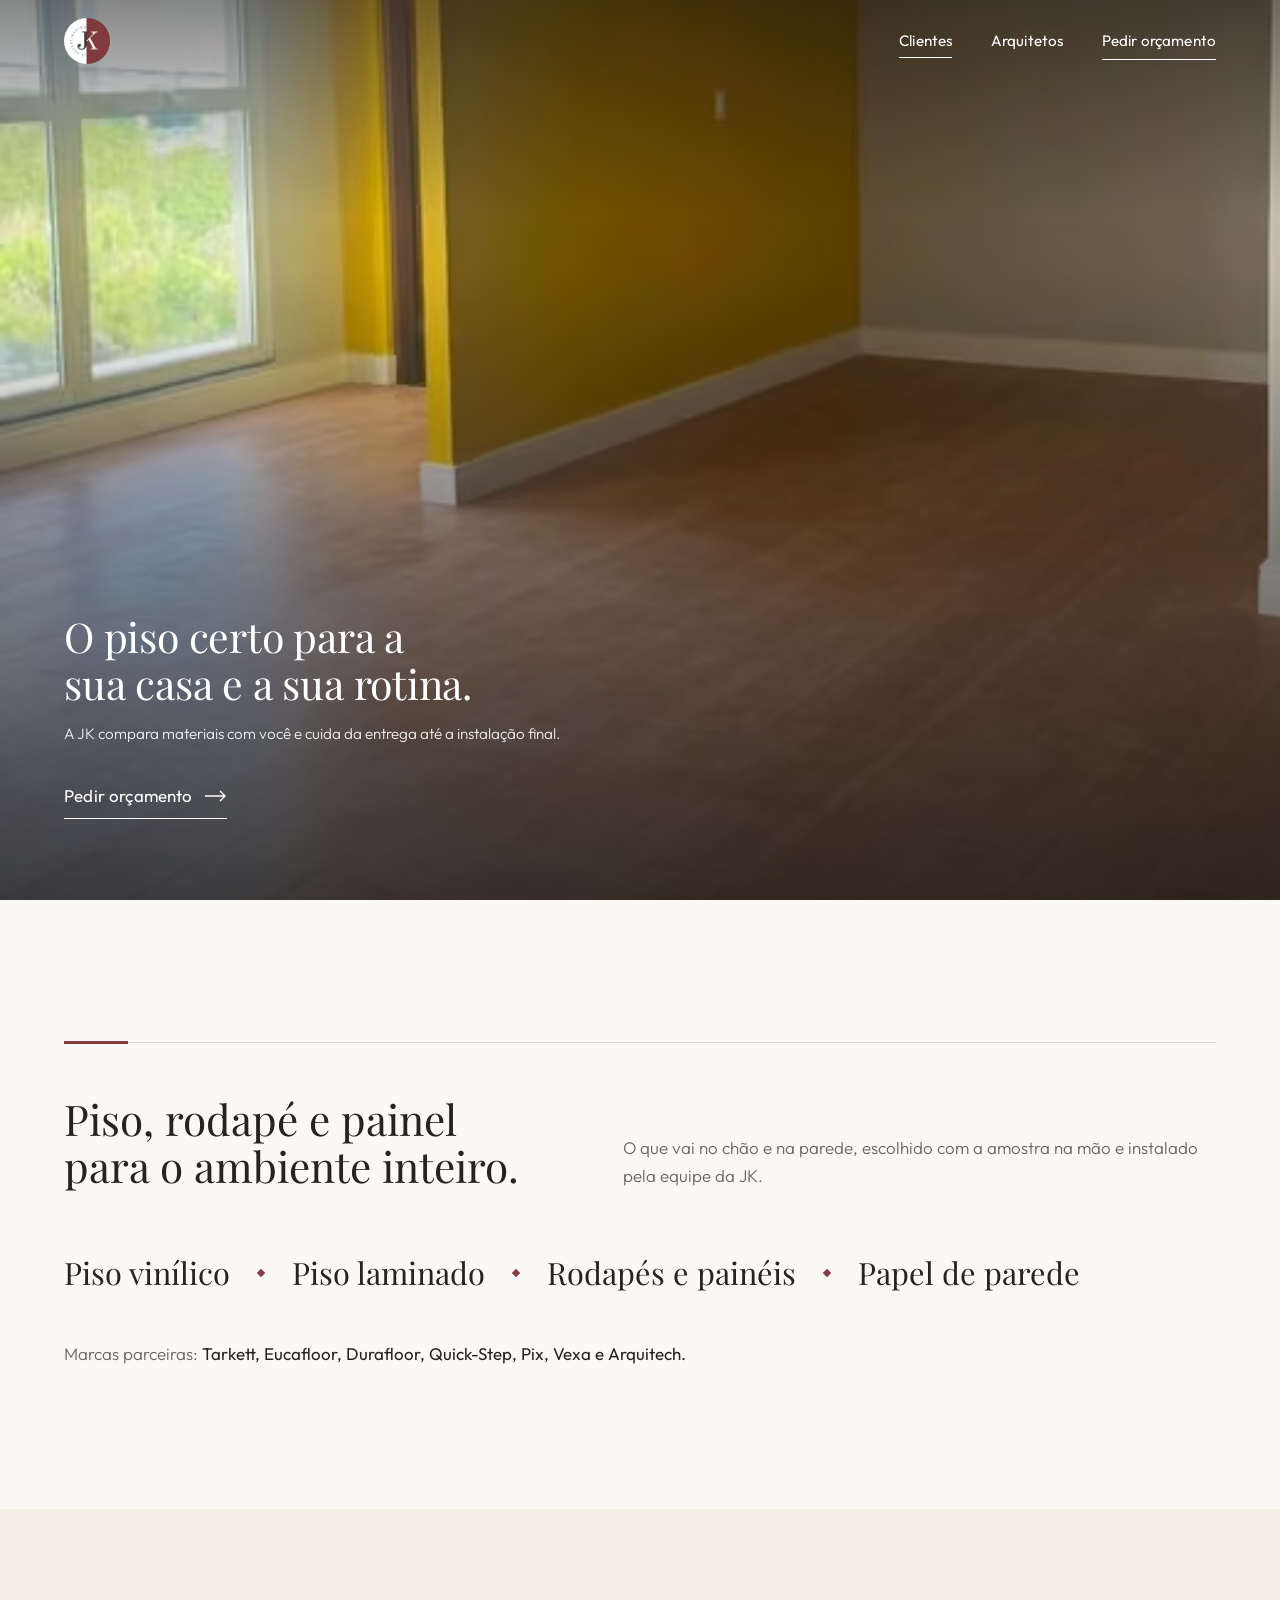
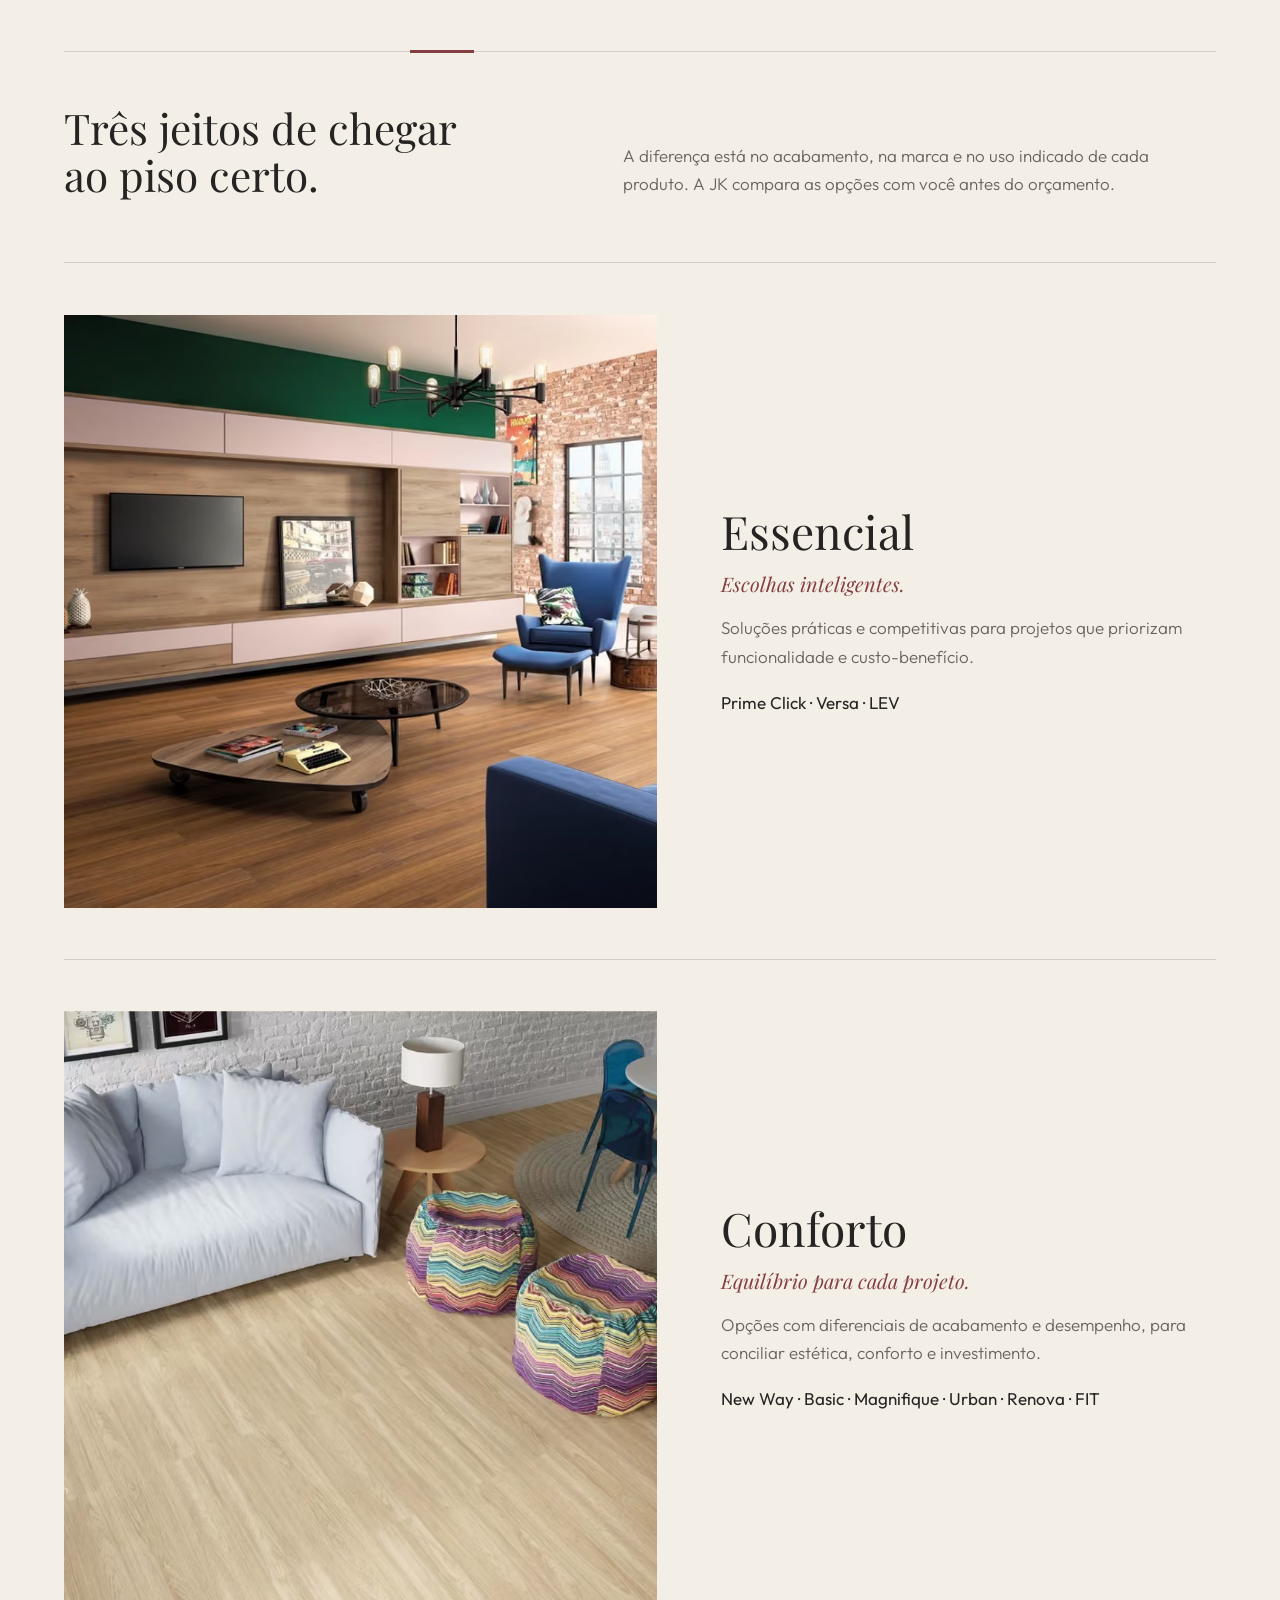
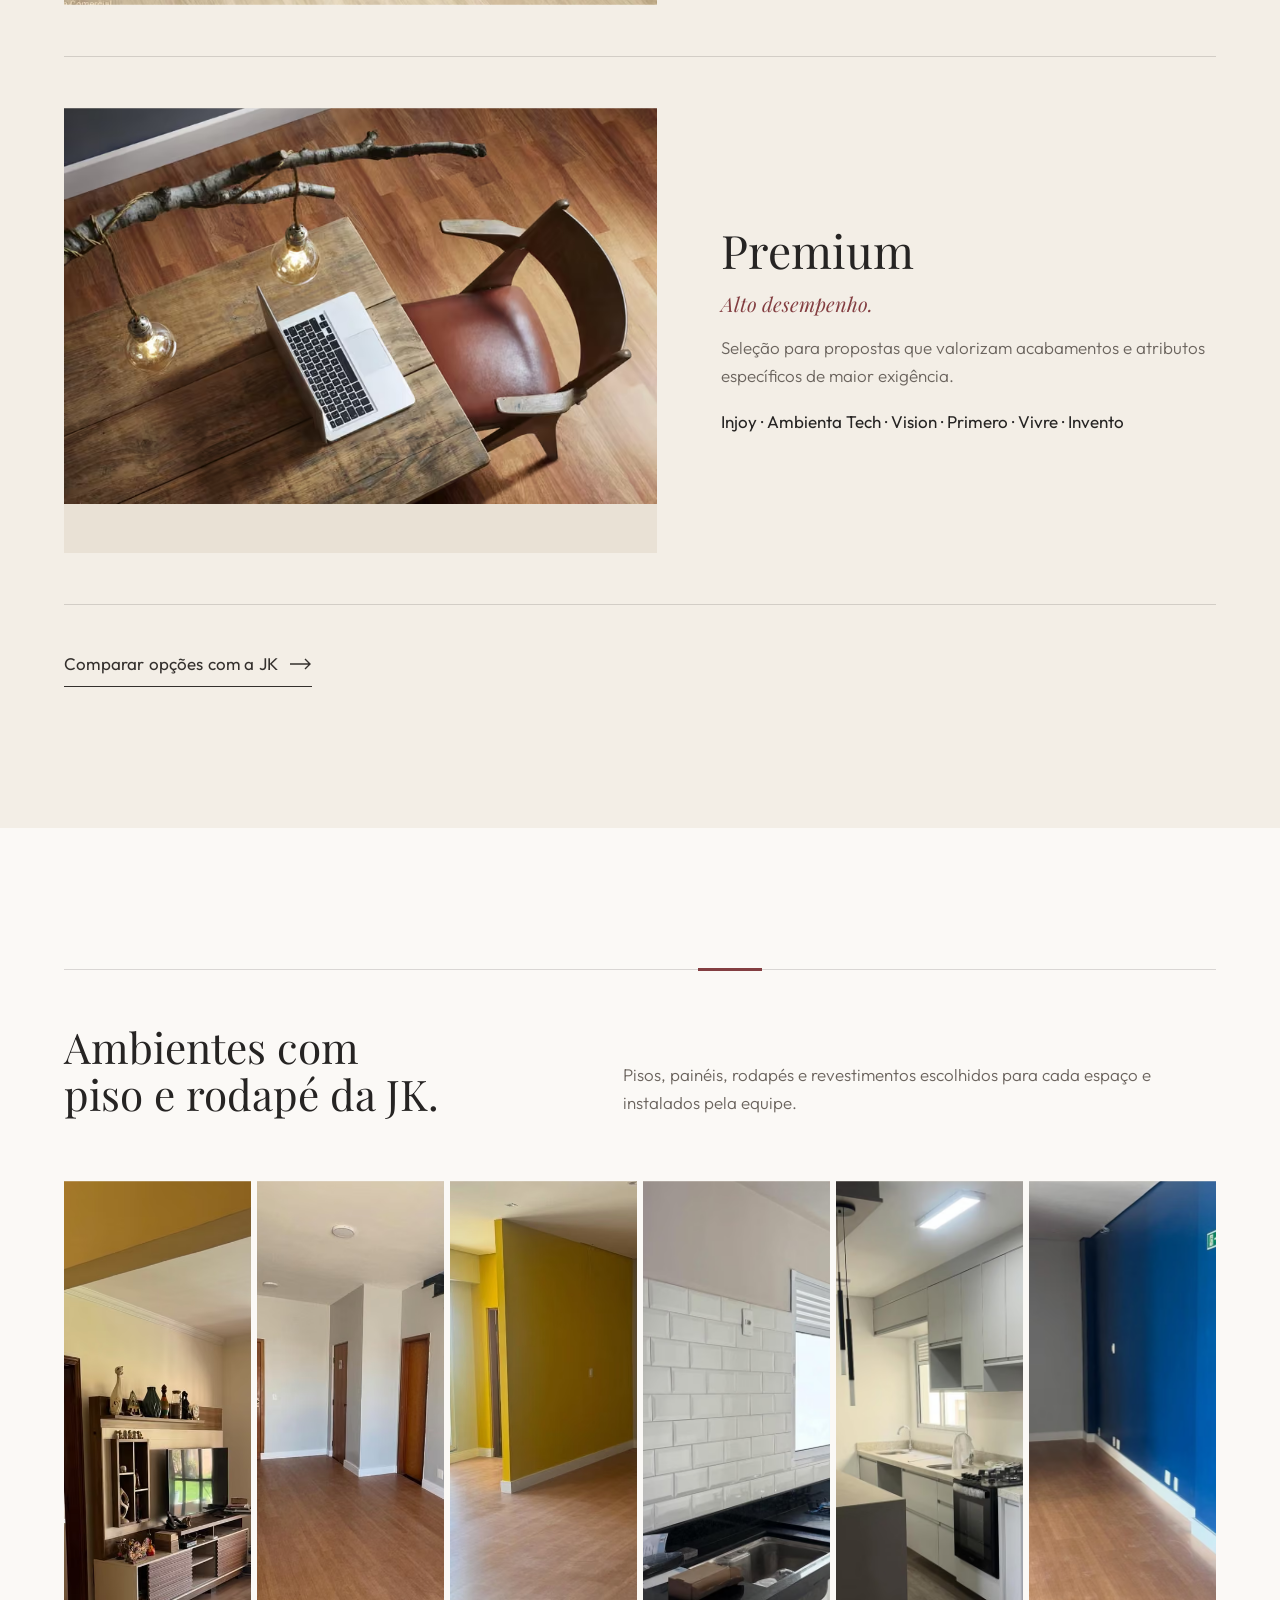
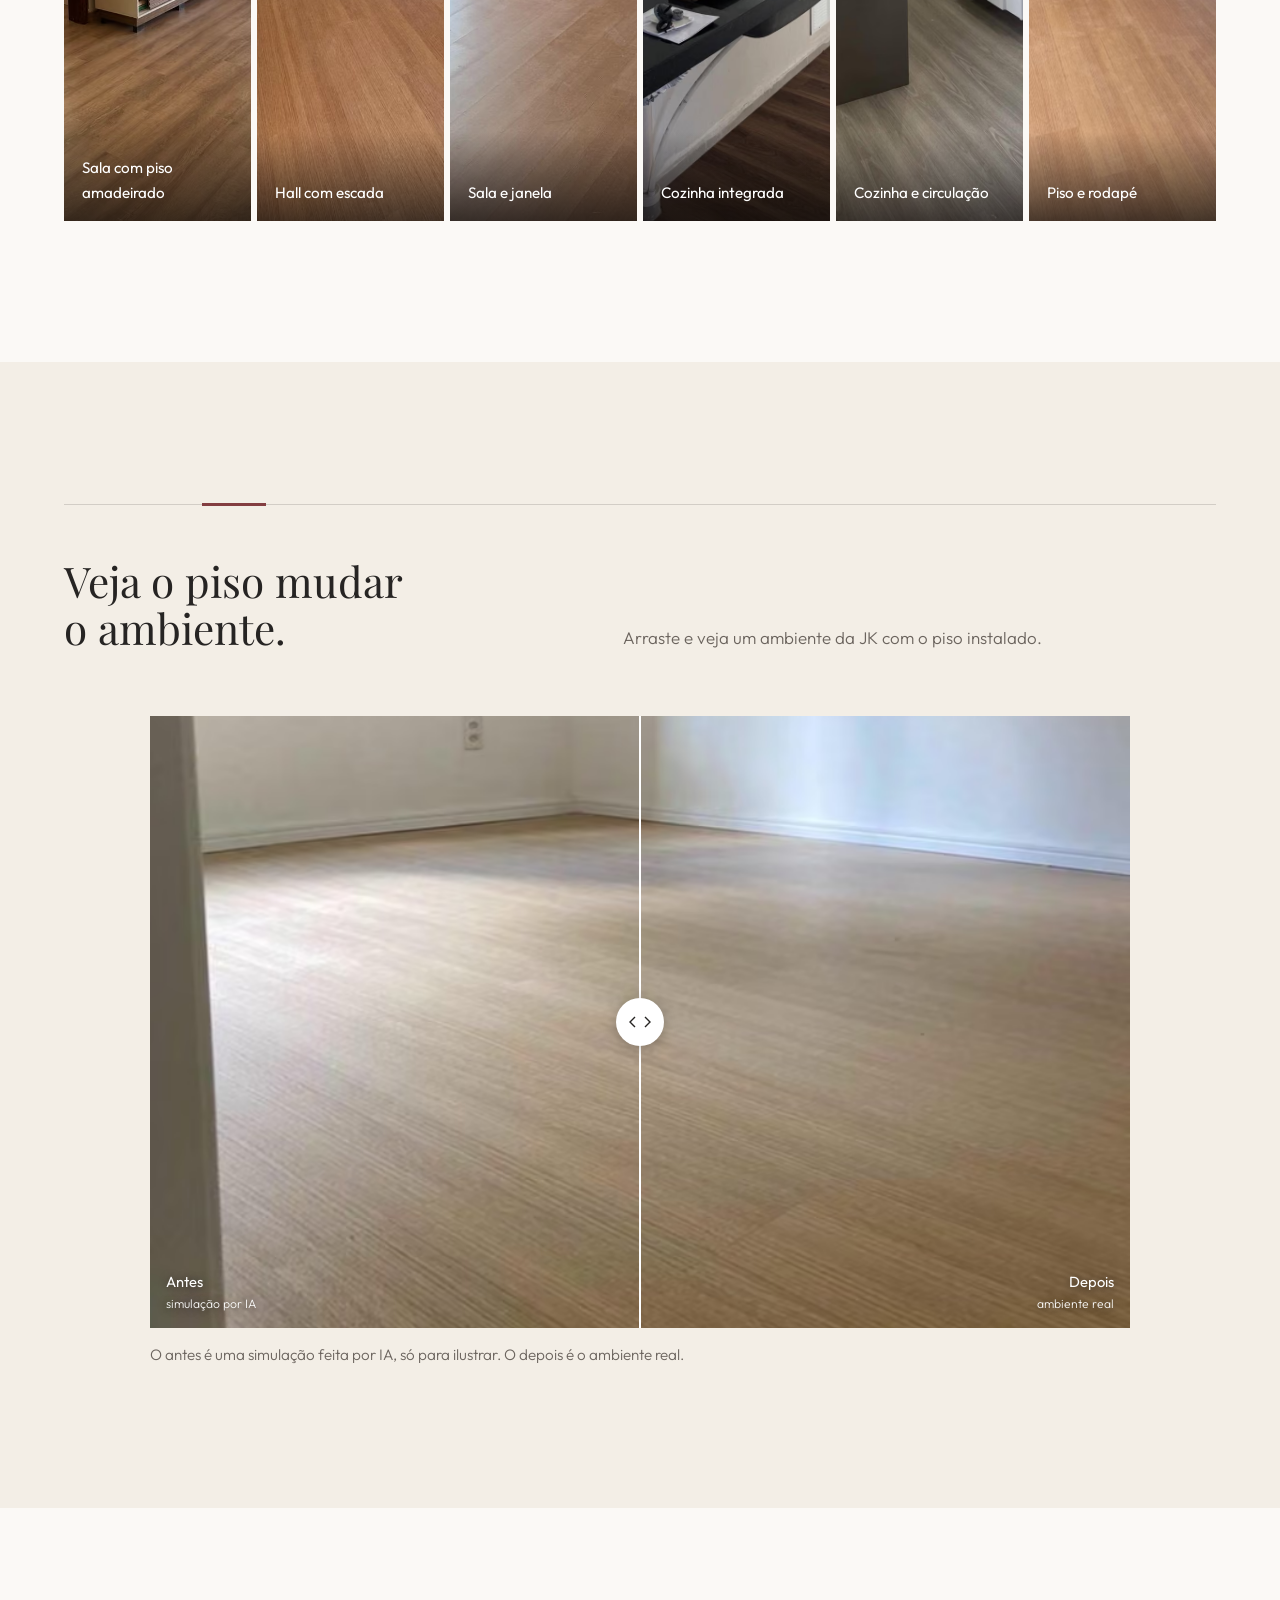
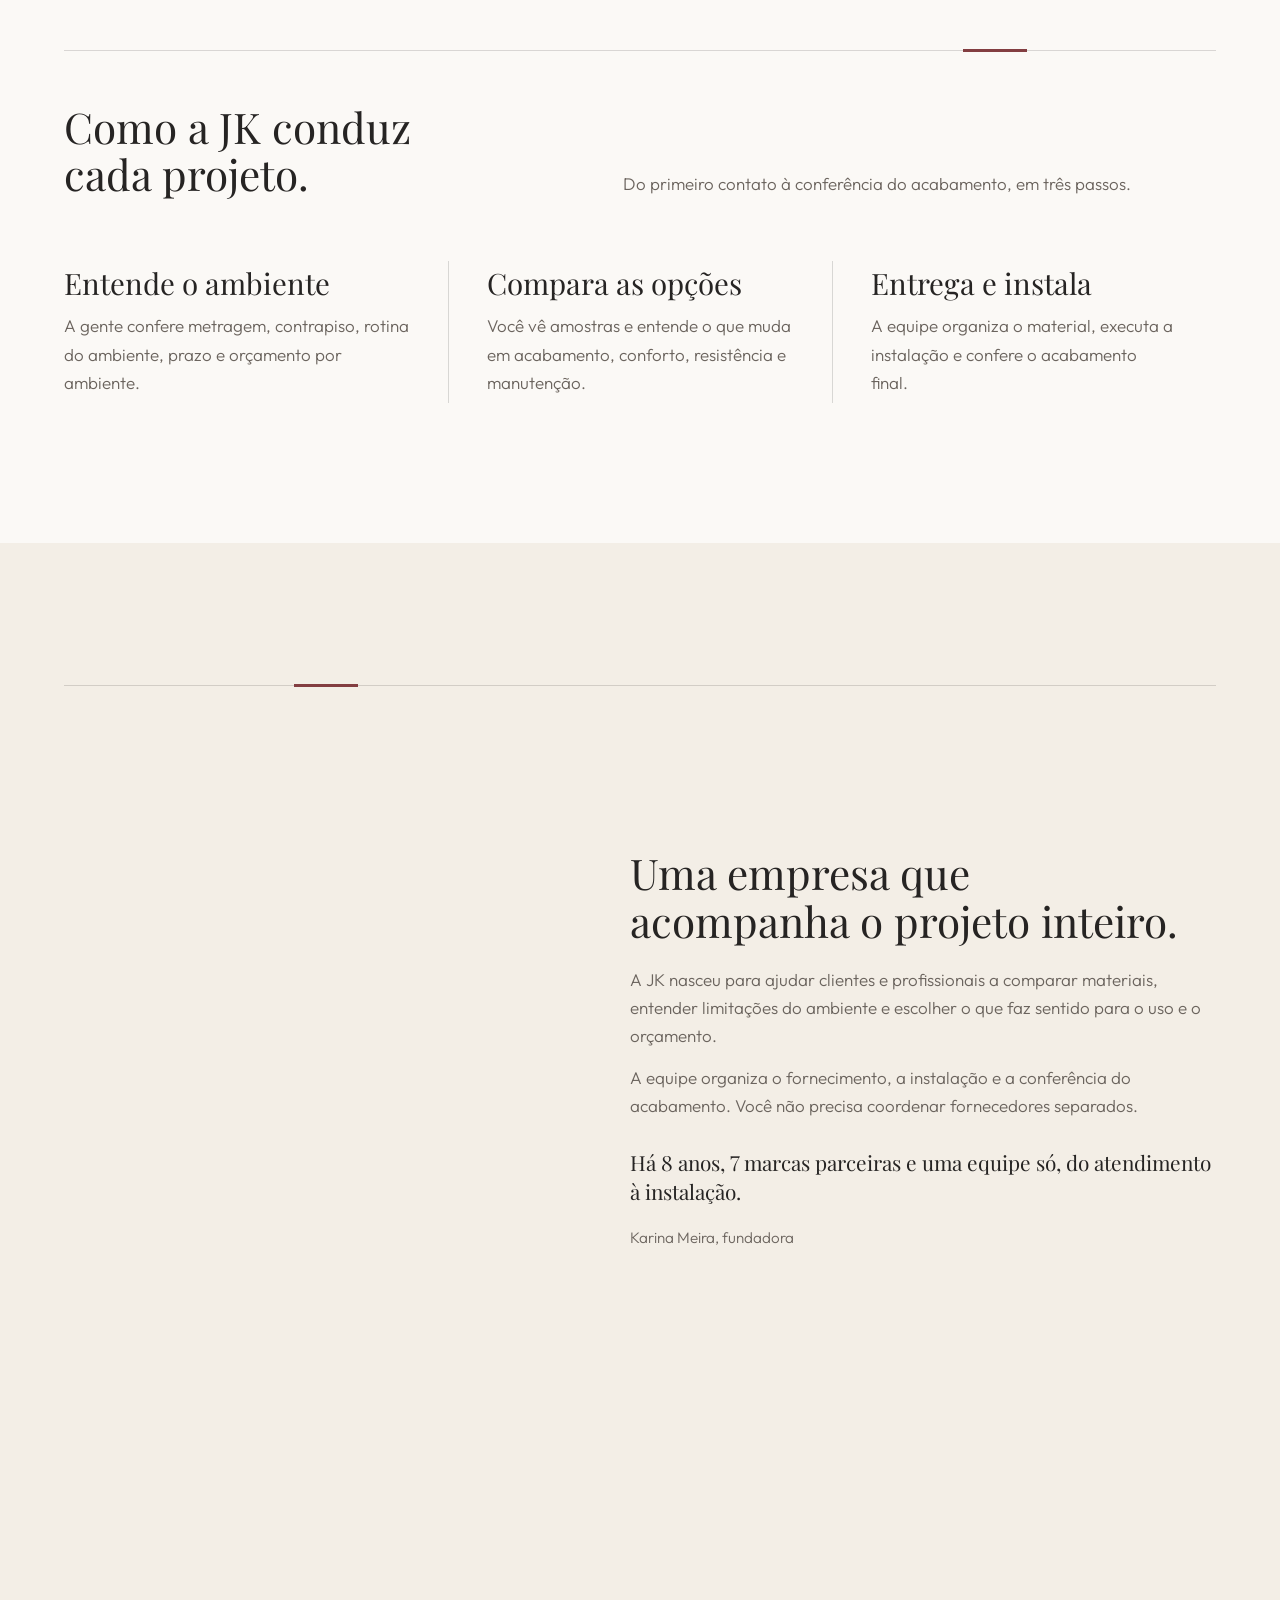
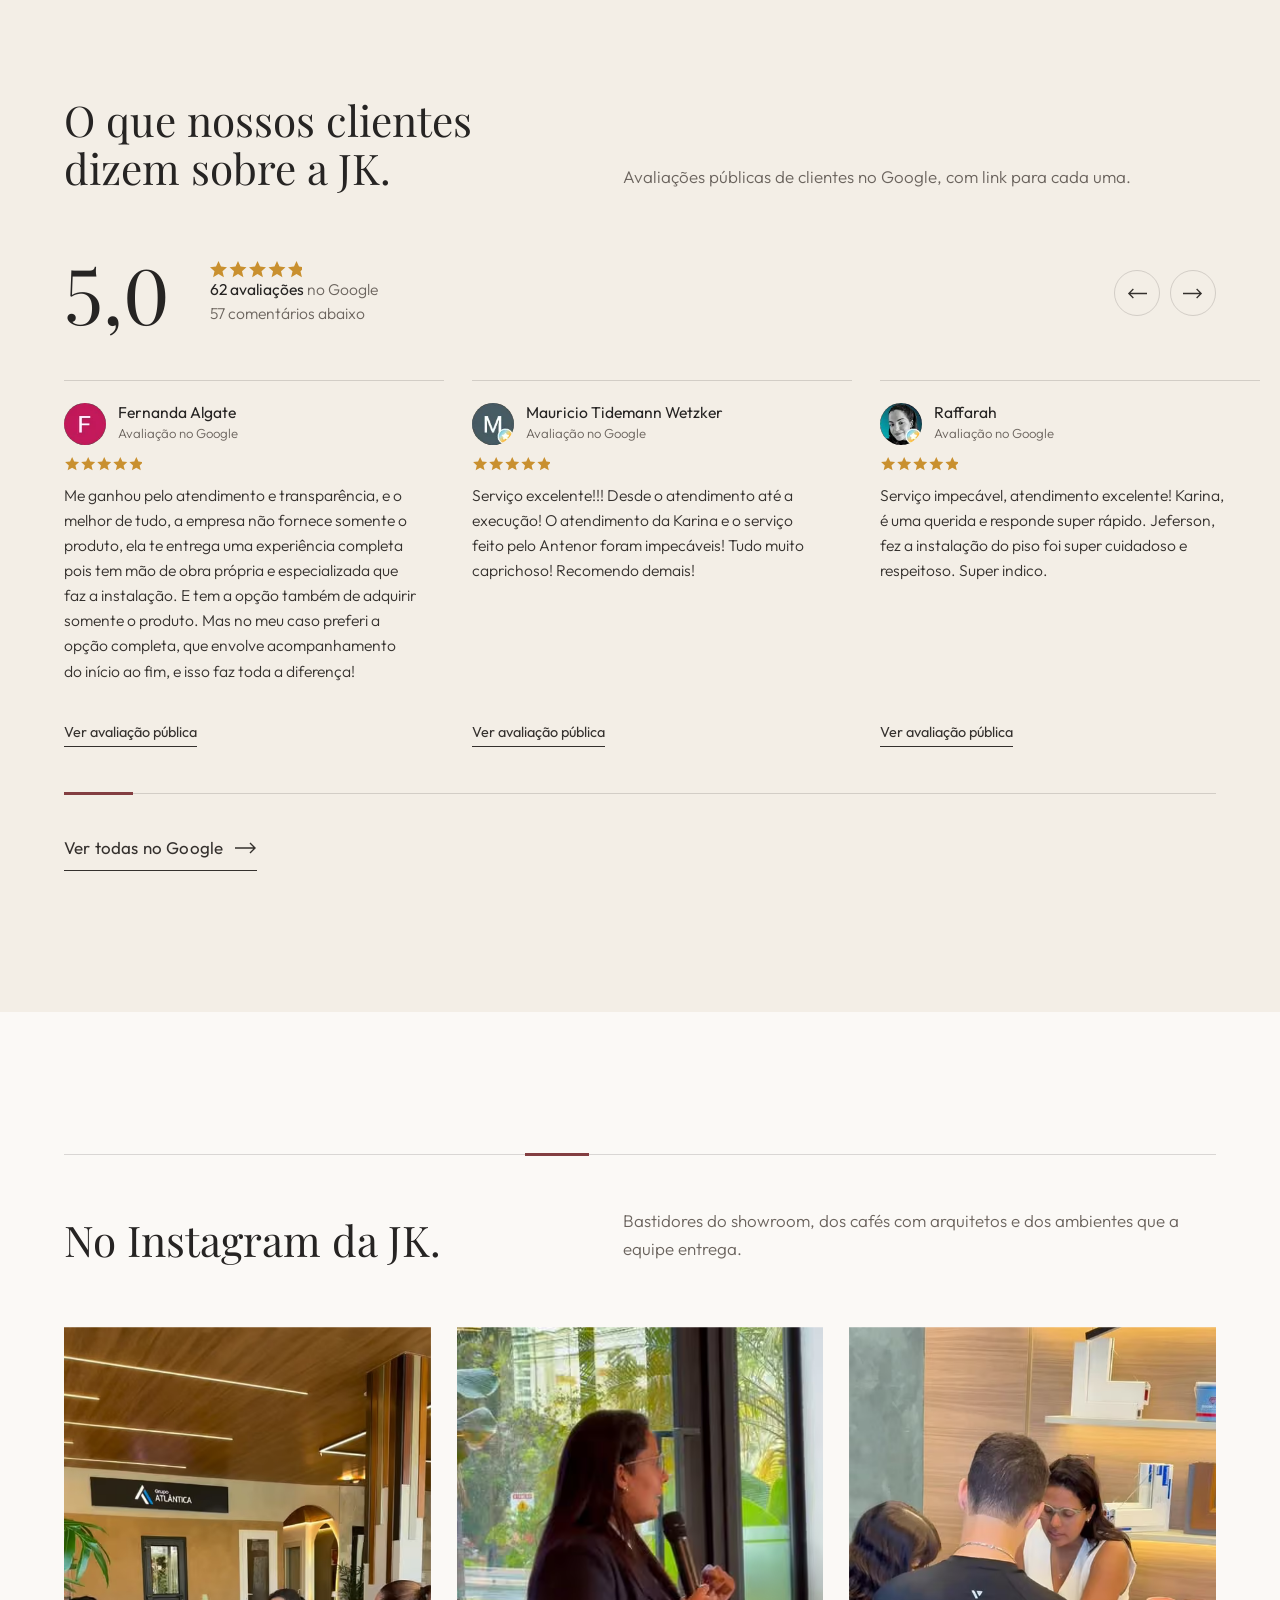
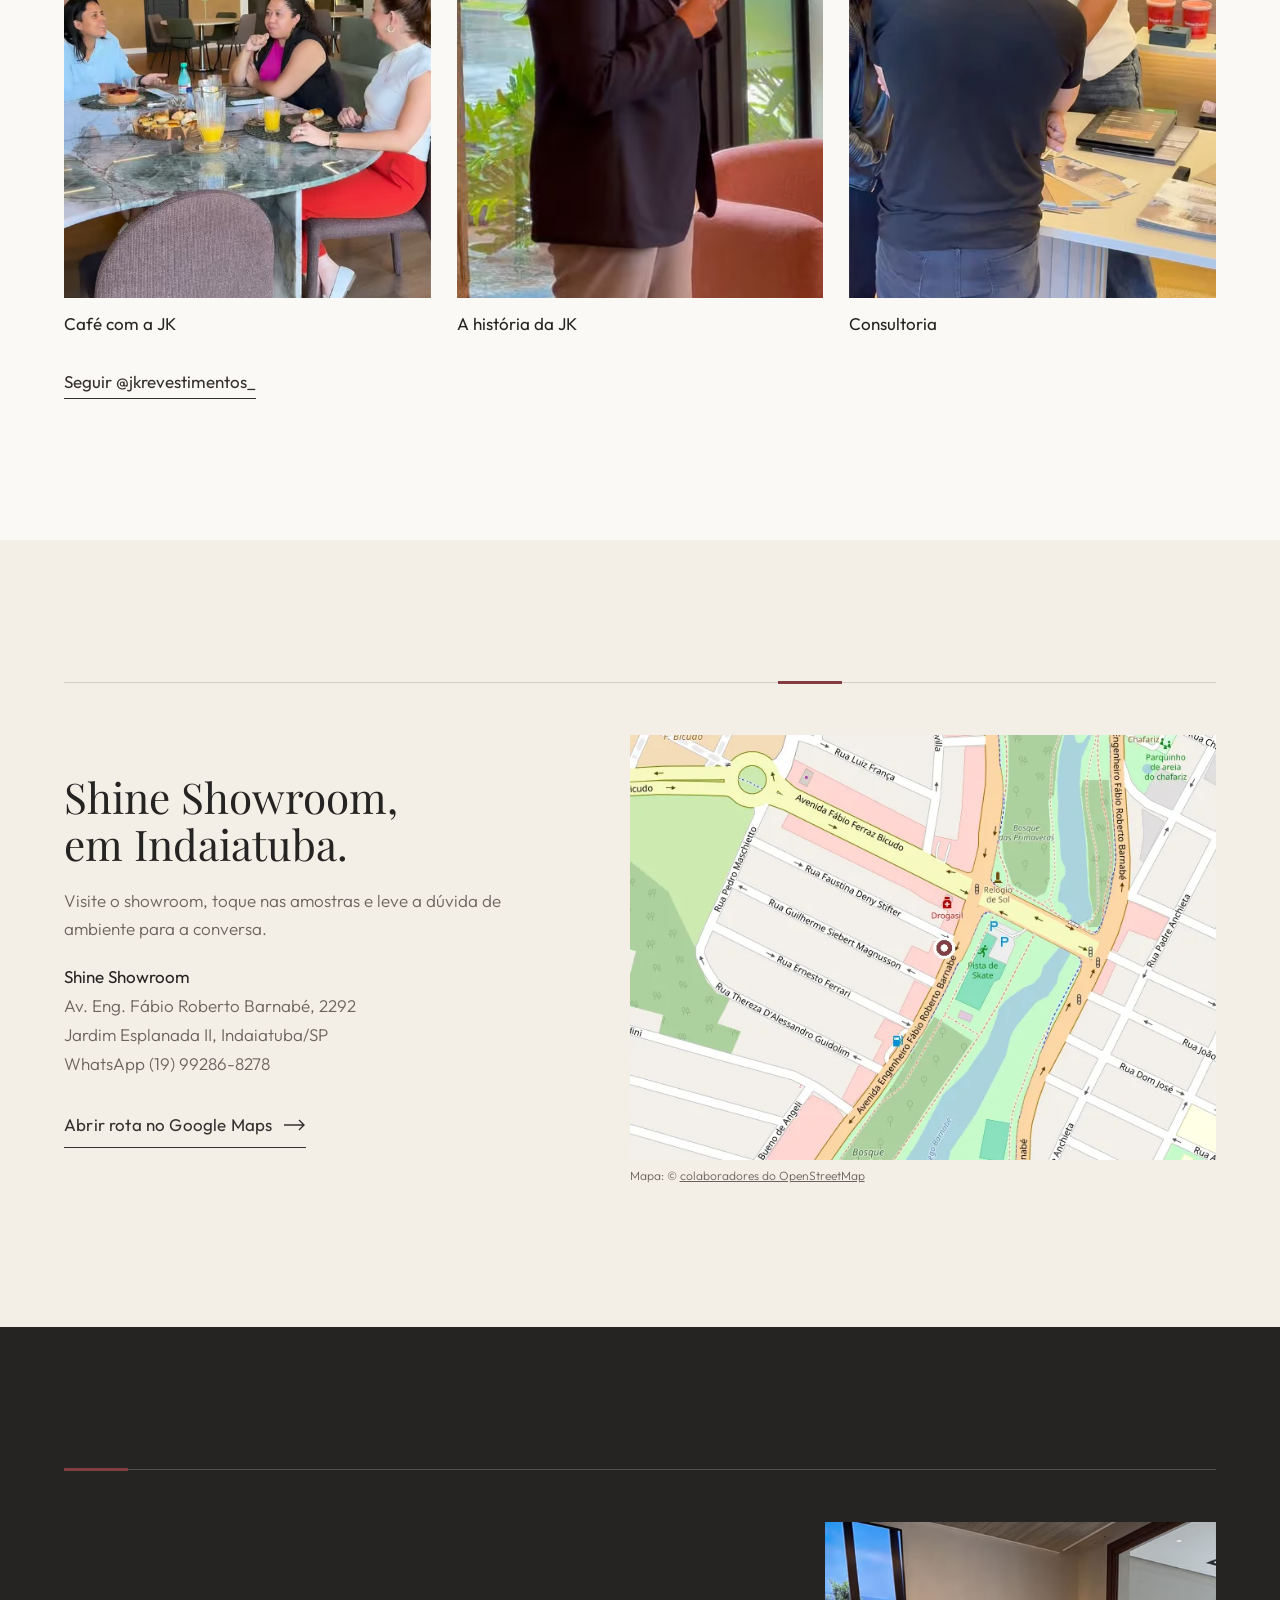
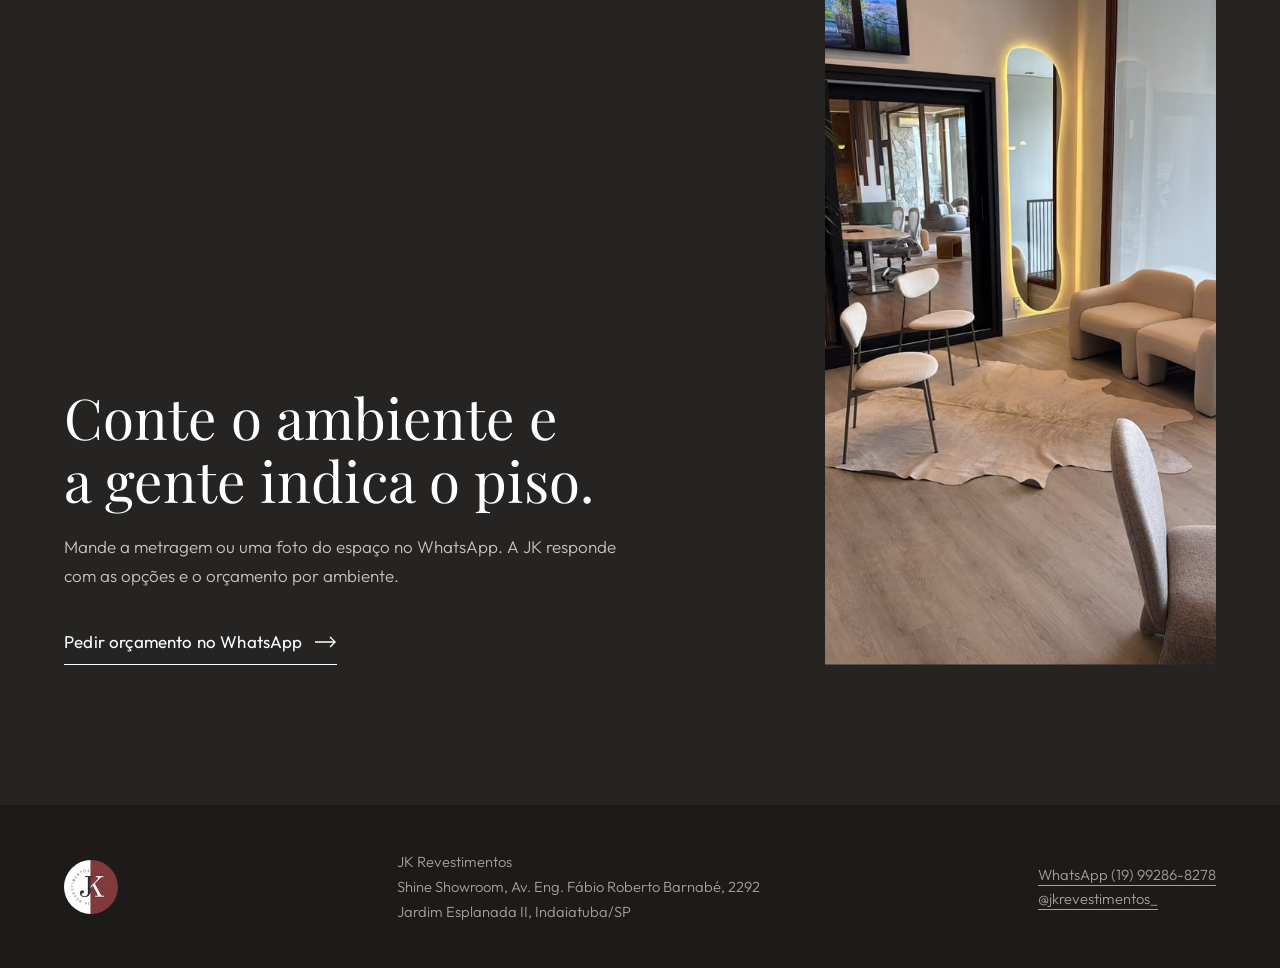
<file: v3/_capas/capa4/index.html>
<!doctype html>
<html lang="pt-BR">
<head>
<meta charset="utf-8">
<meta name="viewport" content="width=device-width,initial-scale=1,viewport-fit=cover">
<title>JK Revestimentos | Pisos, rodapés e revestimentos em Indaiatuba</title>
<meta name="description" content="Pisos vinílicos e laminados, rodapés e revestimentos em Indaiatuba. A JK compara materiais com você e cuida da entrega até a instalação.">
<meta name="robots" content="noindex, nofollow">
<meta name="theme-color" content="#262423">
<link rel="icon" href="../../favicon-32.png" sizes="32x32">
<link rel="apple-touch-icon" href="../../apple-touch-icon.png">
<link rel="preload" href="../../fonts/playfair.woff2" as="font" type="font/woff2" crossorigin>
<link rel="preload" href="../../fonts/outfit.woff2" as="font" type="font/woff2" crossorigin>
<link rel="preload" as="image" type="image/avif" media="(min-width:768px)" imagesrcset="../../img/capa4-d-900.avif 900w, ../../img/capa4-d-1440.avif 1440w" imagesizes="100vw" fetchpriority="high"><link rel="preload" as="image" type="image/avif" media="(max-width:767px)" imagesrcset="../../img/capa4-m-520.avif 520w, ../../img/capa4-m-780.avif 780w" imagesizes="100vw" fetchpriority="high">
<link rel="stylesheet" href="../../style.css">
<script>document.documentElement.className+=" js"</script>
</head>
<body>
<a class="skip" href="#main">Pular para o conteúdo</a>
<svg width="0" height="0" style="position:absolute" aria-hidden="true"><symbol id="star5" viewBox="0 0 92 17"><g fill="currentColor"><path transform="translate(0.0 0)" d="M8.5 0l2.5 5.6 6 .6-4.5 4 1.4 6-5.4-3.2-5.4 3.2 1.4-6-4.5-4 6-.6z"/><path transform="translate(19.5 0)" d="M8.5 0l2.5 5.6 6 .6-4.5 4 1.4 6-5.4-3.2-5.4 3.2 1.4-6-4.5-4 6-.6z"/><path transform="translate(39.0 0)" d="M8.5 0l2.5 5.6 6 .6-4.5 4 1.4 6-5.4-3.2-5.4 3.2 1.4-6-4.5-4 6-.6z"/><path transform="translate(58.5 0)" d="M8.5 0l2.5 5.6 6 .6-4.5 4 1.4 6-5.4-3.2-5.4 3.2 1.4-6-4.5-4 6-.6z"/><path transform="translate(78.0 0)" d="M8.5 0l2.5 5.6 6 .6-4.5 4 1.4 6-5.4-3.2-5.4 3.2 1.4-6-4.5-4 6-.6z"/></g></symbol></svg>
<header class="hdr"><a class="logo" href="../../" aria-label="JK Revestimentos, início"><img src="../../brand/jk-logo-96.webp" width="96" height="96" alt="JK Revestimentos"></a><nav aria-label="Principal"><a class="nav-sec" href="./" aria-current="page">Clientes</a><a class="nav-sec" href="arquitetos/">Arquitetos</a><a class="hdr-cta" href="https://wa.me/5519992868278?text=Ol%C3%A1%21%20Vim%20pelo%20site%20da%20JK%20e%20quero%20um%20or%C3%A7amento." target="_blank" rel="noopener">Pedir orçamento</a></nav></header><main id="main"><section class="hero" aria-label="Abertura"><picture><source media="(min-width:768px)" type="image/avif" srcset="../../img/capa4-d-900.avif 900w, ../../img/capa4-d-1440.avif 1440w" sizes="100vw"><source media="(min-width:768px)" type="image/webp" srcset="../../img/capa4-d-900.webp 900w, ../../img/capa4-d-1440.webp 1440w" sizes="100vw"><source type="image/avif" srcset="../../img/capa4-m-520.avif 520w, ../../img/capa4-m-780.avif 780w" sizes="100vw"><source type="image/webp" srcset="../../img/capa4-m-520.webp 520w, ../../img/capa4-m-780.webp 780w" sizes="100vw"><img src="../../img/capa4-m-780.jpg" width="780" height="1600" alt="Sala ampla com piso laminado claro e rodapé branco" fetchpriority="high" decoding="async" style="object-position:48% 60%"></picture><style>@media(min-width:768px){.hero picture img{object-position:center 60%!important}}</style><div class="planks" aria-hidden="true"><span style="--w:11;--d:0.0s"></span><span style="--w:9;--d:0.34s"></span><span style="--w:13;--d:0.12s"></span><span style="--w:10;--d:0.46s"></span><span style="--w:12;--d:0.06s"></span><span style="--w:9;--d:0.4s"></span><span style="--w:11;--d:0.18s"></span><span style="--w:13;--d:0.52s"></span><span style="--w:12;--d:0.26s"></span></div><div class="hero-in"><h1>O piso certo para a sua casa e a sua rotina.</h1><p class="lead">A JK compara materiais com você e cuida da entrega até a instalação final.</p><a class="cta draw" href="https://wa.me/5519992868278?text=Ol%C3%A1%21%20Vim%20pelo%20site%20da%20JK%20e%20quero%20um%20or%C3%A7amento." target="_blank" rel="noopener">Pedir orçamento<svg viewBox="0 0 22 12" fill="none" stroke="currentColor" stroke-width="1.4" aria-hidden="true"><path d="M0 6h20M15 1l5 5-5 5"/></svg></a></div></section><section class="sec" id="materiais" aria-labelledby="t-mat"><div class="wrap"><div class="joint" aria-hidden="true"><i style="--at:0"></i></div><div class="head rv"><h2 id="t-mat">Piso, rodapé e painel para o ambiente inteiro.</h2><p>O que vai no chão e na parede, escolhido com a amostra na mão e instalado pela equipe da JK.</p></div><ul class="mats rv" aria-label="Soluções da JK"><li>Piso vinílico</li><li>Piso laminado</li><li>Rodapés e painéis</li><li>Papel de parede</li></ul><p class="brands rv">Marcas parceiras: <b>Tarkett, Eucafloor, Durafloor, Quick-Step, Pix, Vexa e Arquitech.</b></p></div></section><section class="sec ivory" id="linhas" aria-labelledby="t-lin"><div class="wrap"><div class="joint" aria-hidden="true"><i style="--at:30%"></i></div><div class="head rv"><h2 id="t-lin">Três jeitos de chegar ao piso certo.</h2><p>A diferença está no acabamento, na marca e no uso indicado de cada produto. A JK compara as opções com você antes do orçamento.</p></div><div class="line-div"></div><div class="line-row"><div class="line-txt rv"><h3>Essencial</h3><p class="tag">Escolhas inteligentes.</p><p>Soluções práticas e competitivas para projetos que priorizam funcionalidade e custo-benefício.</p><p class="prods">Prime Click · Versa · LEV</p></div><div class="cut" style="--rd:.1s"><picture><source type="image/avif" srcset="../../img/p-prime-480.avif 480w, ../../img/p-prime-800.avif 800w" sizes="(min-width:820px) 50vw, 100vw"><source type="image/webp" srcset="../../img/p-prime-480.webp 480w, ../../img/p-prime-800.webp 800w" sizes="(min-width:820px) 50vw, 100vw"><img src="../../img/p-prime-800.webp" srcset="../../img/p-prime-480.webp 480w, ../../img/p-prime-800.webp 800w" sizes="(min-width:820px) 50vw, 100vw" width="800" height="800" alt="Sala ampla com piso laminado Eucafloor Prime Click" loading="lazy" decoding="async"></picture></div></div><div class="line-div"></div><div class="line-row"><div class="line-txt rv"><h3>Conforto</h3><p class="tag">Equilíbrio para cada projeto.</p><p>Opções com diferenciais de acabamento e desempenho, para conciliar estética, conforto e investimento.</p><p class="prods">New Way · Basic · Magnifique · Urban · Renova · FIT</p></div><div class="cut" style="--rd:.1s"><picture><source type="image/avif" srcset="../../img/p-newway-480.avif 480w, ../../img/p-newway-800.avif 800w" sizes="(min-width:820px) 50vw, 100vw"><source type="image/webp" srcset="../../img/p-newway-480.webp 480w, ../../img/p-newway-800.webp 800w" sizes="(min-width:820px) 50vw, 100vw"><img src="../../img/p-newway-800.webp" srcset="../../img/p-newway-480.webp 480w, ../../img/p-newway-800.webp 800w" sizes="(min-width:820px) 50vw, 100vw" width="800" height="800" alt="Sala com piso laminado Durafloor New Way Petrópolis" loading="lazy" decoding="async"></picture></div></div><div class="line-div"></div><div class="line-row"><div class="line-txt rv"><h3>Premium</h3><p class="tag">Alto desempenho.</p><p>Seleção para propostas que valorizam acabamentos e atributos específicos de maior exigência.</p><p class="prods">Injoy · Ambienta Tech · Vision · Primero · Vivre · Invento</p></div><div class="cut" style="--rd:.1s"><picture><source type="image/avif" srcset="../../img/p-ambienta-480.avif 480w, ../../img/p-ambienta-800.avif 800w" sizes="(min-width:820px) 50vw, 100vw"><source type="image/webp" srcset="../../img/p-ambienta-480.webp 480w, ../../img/p-ambienta-800.webp 800w" sizes="(min-width:820px) 50vw, 100vw"><img src="../../img/p-ambienta-800.webp" srcset="../../img/p-ambienta-480.webp 480w, ../../img/p-ambienta-800.webp 800w" sizes="(min-width:820px) 50vw, 100vw" width="800" height="533" alt="Ambiente com piso Tarkett Ambienta Tech Grapia" loading="lazy" decoding="async"></picture></div></div><div class="line-div"></div><div class="after-lines rv"><a class="cta" href="https://wa.me/5519992868278?text=Ol%C3%A1%21%20Vim%20pelo%20site%20da%20JK%20e%20quero%20um%20or%C3%A7amento." target="_blank" rel="noopener">Comparar opções com a JK<svg viewBox="0 0 22 12" fill="none" stroke="currentColor" stroke-width="1.4" aria-hidden="true"><path d="M0 6h20M15 1l5 5-5 5"/></svg></a></div></div></section><section class="sec" id="ambientes" aria-labelledby="t-amb"><div class="wrap"><div class="joint" aria-hidden="true"><i style="--at:55%"></i></div><div class="head rv"><h2 id="t-amb">Ambientes com piso e rodapé da JK.</h2><p>Pisos, painéis, rodapés e revestimentos escolhidos para cada espaço e instalados pela equipe.</p></div><ul class="boards"><li tabindex="0" style="--rd:0.10s"><figure style="margin:0;position:absolute;inset:0"><picture><source type="image/avif" srcset="../../img/amb-1-480.avif 480w, ../../img/amb-1-760.avif 760w" sizes="(min-width:820px) 40vw, 64vw"><source type="image/webp" srcset="../../img/amb-1-480.webp 480w, ../../img/amb-1-760.webp 760w" sizes="(min-width:820px) 40vw, 64vw"><img src="../../img/amb-1-760.webp" srcset="../../img/amb-1-480.webp 480w, ../../img/amb-1-760.webp 760w" sizes="(min-width:820px) 40vw, 64vw" width="760" height="1140" alt="Sala de estar com piso vinílico amadeirado instalado" loading="lazy" decoding="async"></picture><figcaption>Sala com piso amadeirado</figcaption></figure></li><li tabindex="0" style="--rd:0.19s"><figure style="margin:0;position:absolute;inset:0"><picture><source type="image/avif" srcset="../../img/amb-2-480.avif 480w, ../../img/amb-2-760.avif 760w" sizes="(min-width:820px) 40vw, 64vw"><source type="image/webp" srcset="../../img/amb-2-480.webp 480w, ../../img/amb-2-760.webp 760w" sizes="(min-width:820px) 40vw, 64vw"><img src="../../img/amb-2-760.webp" srcset="../../img/amb-2-480.webp 480w, ../../img/amb-2-760.webp 760w" sizes="(min-width:820px) 40vw, 64vw" width="760" height="1140" alt="Hall com piso amadeirado contínuo e rodapé branco" loading="lazy" decoding="async"></picture><figcaption>Hall com escada</figcaption></figure></li><li tabindex="0" style="--rd:0.28s"><figure style="margin:0;position:absolute;inset:0"><picture><source type="image/avif" srcset="../../img/amb-3-480.avif 480w, ../../img/amb-3-760.avif 760w" sizes="(min-width:820px) 40vw, 64vw"><source type="image/webp" srcset="../../img/amb-3-480.webp 480w, ../../img/amb-3-760.webp 760w" sizes="(min-width:820px) 40vw, 64vw"><img src="../../img/amb-3-760.webp" srcset="../../img/amb-3-480.webp 480w, ../../img/amb-3-760.webp 760w" sizes="(min-width:820px) 40vw, 64vw" width="760" height="1241" alt="Sala ampla com piso laminado claro e rodapé branco" loading="lazy" decoding="async"></picture><figcaption>Sala e janela</figcaption></figure></li><li tabindex="0" style="--rd:0.37s"><figure style="margin:0;position:absolute;inset:0"><picture><source type="image/avif" srcset="../../img/amb-4-480.avif 480w, ../../img/amb-4-760.avif 760w" sizes="(min-width:820px) 40vw, 64vw"><source type="image/webp" srcset="../../img/amb-4-480.webp 480w, ../../img/amb-4-760.webp 760w" sizes="(min-width:820px) 40vw, 64vw"><img src="../../img/amb-4-760.webp" srcset="../../img/amb-4-480.webp 480w, ../../img/amb-4-760.webp 760w" sizes="(min-width:820px) 40vw, 64vw" width="760" height="1366" alt="Cozinha com bancada escura, revestimento branco e piso vinílico" loading="lazy" decoding="async"></picture><figcaption>Cozinha integrada</figcaption></figure></li><li tabindex="0" style="--rd:0.46s"><figure style="margin:0;position:absolute;inset:0"><picture><source type="image/avif" srcset="../../img/amb-5-480.avif 480w, ../../img/amb-5-760.avif 760w" sizes="(min-width:820px) 40vw, 64vw"><source type="image/webp" srcset="../../img/amb-5-480.webp 480w, ../../img/amb-5-760.webp 760w" sizes="(min-width:820px) 40vw, 64vw"><img src="../../img/amb-5-760.webp" srcset="../../img/amb-5-480.webp 480w, ../../img/amb-5-760.webp 760w" sizes="(min-width:820px) 40vw, 64vw" width="760" height="1366" alt="Cozinha integrada com piso vinílico cinza" loading="lazy" decoding="async"></picture><figcaption>Cozinha e circulação</figcaption></figure></li><li tabindex="0" style="--rd:0.55s"><figure style="margin:0;position:absolute;inset:0"><picture><source type="image/avif" srcset="../../img/amb-6-480.avif 480w, ../../img/amb-6-760.avif 760w" sizes="(min-width:820px) 40vw, 64vw"><source type="image/webp" srcset="../../img/amb-6-480.webp 480w, ../../img/amb-6-760.webp 760w" sizes="(min-width:820px) 40vw, 64vw"><img src="../../img/amb-6-760.webp" srcset="../../img/amb-6-480.webp 480w, ../../img/amb-6-760.webp 760w" sizes="(min-width:820px) 40vw, 64vw" width="760" height="1284" alt="Sala com piso amadeirado e rodapé branco junto à parede" loading="lazy" decoding="async"></picture><figcaption>Piso e rodapé</figcaption></figure></li></ul></div></section><section class="sec ivory" id="antes-depois" aria-labelledby="t-cmp"><div class="wrap"><div class="joint" aria-hidden="true"><i style="--at:12%"></i></div><div class="head rv"><h2 id="t-cmp">Veja o piso mudar o ambiente.</h2><p>Arraste e veja um ambiente da JK com o piso instalado.</p></div><div class="cmp-wrap rv"><div class="cmp" style="--pos:50%"><picture><source type="image/avif" srcset="../../img/depois-520.avif 520w, ../../img/depois-800.avif 800w" sizes="(min-width:1000px) 980px, 100vw"><source type="image/webp" srcset="../../img/depois-520.webp 520w, ../../img/depois-800.webp 800w" sizes="(min-width:1000px) 980px, 100vw"><img src="../../img/depois-800.webp" srcset="../../img/depois-520.webp 520w, ../../img/depois-800.webp 800w" sizes="(min-width:1000px) 980px, 100vw" width="800" height="1000" alt="Sala com piso laminado claro instalado pela JK" loading="lazy" decoding="async"></picture><div class="before"><picture><source type="image/avif" srcset="../../img/antes-520.avif 520w, ../../img/antes-800.avif 800w" sizes="(min-width:1000px) 980px, 100vw"><source type="image/webp" srcset="../../img/antes-520.webp 520w, ../../img/antes-800.webp 800w" sizes="(min-width:1000px) 980px, 100vw"><img src="../../img/antes-800.webp" srcset="../../img/antes-520.webp 520w, ../../img/antes-800.webp 800w" sizes="(min-width:1000px) 980px, 100vw" width="800" height="1000" alt="Mesma sala com contrapiso aparente, imagem simulada por IA" loading="lazy" decoding="async"></picture></div><div class="bar"></div><div class="knob"><svg viewBox="0 0 24 12" fill="none" stroke="currentColor" stroke-width="1.4" aria-hidden="true"><path d="M7 1L2 6l5 5M17 1l5 5-5 5"/></svg></div><span class="lbl l">Antes<small>simulação por IA</small></span><span class="lbl r">Depois<small>ambiente real</small></span><input type="range" min="0" max="100" value="50" aria-label="Comparar antes e depois"></div><p class="cmp-note">O antes é uma simulação feita por IA, só para ilustrar. O depois é o ambiente real.</p></div></div></section><section class="sec" id="processo" aria-labelledby="t-proc"><div class="wrap"><div class="joint" aria-hidden="true"><i style="--at:78%"></i></div><div class="head rv"><h2 id="t-proc">Como a JK conduz cada projeto.</h2><p>Do primeiro contato à conferência do acabamento, em três passos.</p></div><div class="steps"><div class="step rv"><h3>Entende o ambiente</h3><p>A gente confere metragem, contrapiso, rotina do ambiente, prazo e orçamento por ambiente.</p></div><div class="step rv" style="--rd:.12s"><h3>Compara as opções</h3><p>Você vê amostras e entende o que muda em acabamento, conforto, resistência e manutenção.</p></div><div class="step rv" style="--rd:.24s"><h3>Entrega e instala</h3><p>A equipe organiza o material, executa a instalação e confere o acabamento final.</p></div></div></div></section><section class="sec ivory" id="jk" aria-labelledby="t-jk"><div class="wrap"><div class="joint" aria-hidden="true"><i style="--at:20%"></i></div><div class="about"><div class="cut"><picture><source type="image/avif" srcset="../../img/karina-560.avif 560w, ../../img/karina-900.avif 900w" sizes="(min-width:820px) 40vw, 100vw"><source type="image/webp" srcset="../../img/karina-560.webp 560w, ../../img/karina-900.webp 900w" sizes="(min-width:820px) 40vw, 100vw"><img src="../../img/karina-900.webp" srcset="../../img/karina-560.webp 560w, ../../img/karina-900.webp 900w" sizes="(min-width:820px) 40vw, 100vw" width="900" height="1146" alt="Karina Meira, fundadora da JK, à mesa com catálogos de pisos" loading="lazy" decoding="async"></picture></div><div class="rv"><h2 id="t-jk">Uma empresa que acompanha o projeto inteiro.</h2><p>A JK nasceu para ajudar clientes e profissionais a comparar materiais, entender limitações do ambiente e escolher o que faz sentido para o uso e o orçamento.</p><p>A equipe organiza o fornecimento, a instalação e a conferência do acabamento. Você não precisa coordenar fornecedores separados.</p><p class="fact">Há 8 anos, 7 marcas parceiras e uma equipe só, do atendimento à instalação.</p><p class="who">Karina Meira, fundadora</p></div></div></div></section><section class="sec ivory" id="avaliacoes" aria-labelledby="t-rev"><div class="wrap" data-rev><div class="joint" aria-hidden="true"><i style="--at:0"></i></div><div class="head rv"><h2 id="t-rev">O que nossos clientes dizem sobre a JK.</h2><p>Avaliações públicas de clientes no Google, com link para cada uma.</p></div><div class="rev-top rv"><div class="score">5,0</div><div><svg class="stars" role="img" aria-label="5 estrelas"><use href="#star5"/></svg><div class="rev-meta"><b>62 avaliações</b> no Google<br>57 comentários abaixo</div></div><div class="rev-ctrl"><button class="arrow prev" type="button" aria-label="Avaliações anteriores"><svg viewBox="0 0 22 12" fill="none" stroke="currentColor" stroke-width="1.4" aria-hidden="true"><path d="M0 6h20M15 1l5 5-5 5"/></svg></button><button class="arrow next" type="button" aria-label="Próximas avaliações"><svg viewBox="0 0 22 12" fill="none" stroke="currentColor" stroke-width="1.4" aria-hidden="true"><path d="M0 6h20M15 1l5 5-5 5"/></svg></button></div></div><ul class="rev-list" aria-label="Avaliações de clientes"><li class="rev"><header><span class="av" data-i="F"><img src="../../av/00.webp" width="64" height="64" alt="" loading="lazy" decoding="async" onerror="this.remove()"></span><div><div class="n">Fernanda Algate</div><div class="s">Avaliação no Google</div></div></header><svg class="stars" role="img" aria-label="5 estrelas"><use href="#star5"/></svg><q>Me ganhou pelo atendimento e transparência, e o melhor de tudo, a empresa não fornece somente o produto, ela te entrega uma experiência completa pois tem mão de obra própria e especializada que faz a instalação. E tem a opção também de adquirir somente o produto. Mas no meu caso preferi a opção completa, que envolve acompanhamento do início ao fim, e isso faz toda a diferença!</q><a class="link" href="https://www.google.com/maps/contrib/112672199840340449472/reviews?hl=pt-BR" target="_blank" rel="noopener">Ver avaliação pública</a></li><li class="rev"><header><span class="av" data-i="M"><img src="../../av/01.webp" width="64" height="64" alt="" loading="lazy" decoding="async" onerror="this.remove()"></span><div><div class="n">Mauricio Tidemann Wetzker</div><div class="s">Avaliação no Google</div></div></header><svg class="stars" role="img" aria-label="5 estrelas"><use href="#star5"/></svg><q>Serviço excelente!!! Desde o atendimento até a execução! O atendimento da Karina e o serviço feito pelo Antenor foram impecáveis! Tudo muito caprichoso! Recomendo demais!</q><a class="link" href="https://www.google.com/maps/contrib/100209731523446931066/reviews?hl=pt-BR" target="_blank" rel="noopener">Ver avaliação pública</a></li><li class="rev"><header><span class="av" data-i="R"><img src="../../av/02.webp" width="64" height="64" alt="" loading="lazy" decoding="async" onerror="this.remove()"></span><div><div class="n">Raffarah</div><div class="s">Avaliação no Google</div></div></header><svg class="stars" role="img" aria-label="5 estrelas"><use href="#star5"/></svg><q>Serviço impecável, atendimento excelente! Karina, é uma querida e responde super rápido. Jeferson, fez a instalação do piso foi super cuidadoso e respeitoso. Super indico.</q><a class="link" href="https://www.google.com/maps/contrib/104608813586053037656/reviews?hl=pt-BR" target="_blank" rel="noopener">Ver avaliação pública</a></li><li class="rev"><header><span class="av" data-i="J"><img src="../../av/03.webp" width="64" height="64" alt="" loading="lazy" decoding="async" onerror="this.remove()"></span><div><div class="n">Joyce Brescansin</div><div class="s">Avaliação no Google</div></div></header><svg class="stars" role="img" aria-label="5 estrelas"><use href="#star5"/></svg><q>Muito satisfeita! Super comprometidos e atenciosos desde o primeiro contato. 0 dor de cabeça e o serviço ficou impecável, lindo !!</q><a class="link" href="https://www.google.com/maps/contrib/107206658222870465666/reviews?hl=pt-BR" target="_blank" rel="noopener">Ver avaliação pública</a></li><li class="rev"><header><span class="av" data-i="A"><img src="../../av/04.webp" width="64" height="64" alt="" loading="lazy" decoding="async" onerror="this.remove()"></span><div><div class="n">Amauri Ferreira</div><div class="s">Avaliação no Google</div></div></header><svg class="stars" role="img" aria-label="5 estrelas"><use href="#star5"/></svg><q>Muito satisfeito com os serviços prestados! Desde a primeira conversa até a finalização dos serviços, tudo ocorreu perfeitamente como acordado! Parabéns à toda a equipe!</q><a class="link" href="https://www.google.com/maps/contrib/109332929003695081033/reviews?hl=pt-BR" target="_blank" rel="noopener">Ver avaliação pública</a></li><li class="rev"><header><span class="av" data-i="J"><img src="../../av/05.webp" width="64" height="64" alt="" loading="lazy" decoding="async" onerror="this.remove()"></span><div><div class="n">Jenifer Santos</div><div class="s">Avaliação no Google</div></div></header><svg class="stars" role="img" aria-label="5 estrelas"><use href="#star5"/></svg><q>Atendimento da  Karina super prestativa e atenciosaTrabalho impecável atendeu todas expectativas parabéns pela qualidade no atendimento e serviço obrigada</q><a class="link" href="https://www.google.com/maps/contrib/101215437102831313277/reviews?hl=pt-BR" target="_blank" rel="noopener">Ver avaliação pública</a></li><li class="rev"><header><span class="av" data-i="R"><img src="../../av/06.webp" width="64" height="64" alt="" loading="lazy" decoding="async" onerror="this.remove()"></span><div><div class="n">RUI ANDERSON DE OLIVEIRA</div><div class="s">Avaliação no Google</div></div></header><svg class="stars" role="img" aria-label="5 estrelas"><use href="#star5"/></svg><q>ótimo atendimento, muito profissional, entregaram minha obra antes do prazo prometido,super recomendo pela confiança e transparênciamuito obrigado por tudo</q><a class="link" href="https://www.google.com/maps/contrib/101548103962590219749/reviews?hl=pt-BR" target="_blank" rel="noopener">Ver avaliação pública</a></li><li class="rev"><header><span class="av" data-i="G"><img src="../../av/07.webp" width="64" height="64" alt="" loading="lazy" decoding="async" onerror="this.remove()"></span><div><div class="n">Gabriel Arruda</div><div class="s">Avaliação no Google</div></div></header><svg class="stars" role="img" aria-label="5 estrelas"><use href="#star5"/></svg><q>Empresa muito boa que se compromete na entrega do servico, prestando apoio a todo momento, fiz uma grande reforma e com a ajuda da Karina foi finalizada rapidamente. Tive um pequeno contratempo com o box do banheiro onde o piso estava vazando, mas após identificado o problema ja foi rapidamente resolvido, terminando assim a obra</q><a class="link" href="https://www.google.com/maps/contrib/117420894437806202518/reviews?hl=pt-BR" target="_blank" rel="noopener">Ver avaliação pública</a></li><li class="rev"><header><span class="av" data-i="M"><img src="../../av/08.webp" width="64" height="64" alt="" loading="lazy" decoding="async" onerror="this.remove()"></span><div><div class="n">Maria Paula Dutra</div><div class="s">Avaliação no Google</div></div></header><svg class="stars" role="img" aria-label="5 estrelas"><use href="#star5"/></svg><q>Atendimento impecável, instalaram vinílico no meu apto e também as soleiras. Karina uma profissional muito cuidadosa, sempre foi muito prestativa com as minhas dúvidas, simpatia em pessoa. Fora o trabalho excepcional. Indico de olhos fechados.</q><a class="link" href="https://www.google.com/maps/contrib/111850819710357924420/reviews?hl=pt-BR" target="_blank" rel="noopener">Ver avaliação pública</a></li><li class="rev"><header><span class="av" data-i="A"><img src="../../av/09.webp" width="64" height="64" alt="" loading="lazy" decoding="async" onerror="this.remove()"></span><div><div class="n">Andreia Peruchi</div><div class="s">Avaliação no Google</div></div></header><svg class="stars" role="img" aria-label="5 estrelas"><use href="#star5"/></svg><q>Bom atendimento e execução do serviço, preço justo, rápida resolução de imprevistos.</q><a class="link" href="https://www.google.com/maps/contrib/118329433247173493060/reviews?hl=pt-BR" target="_blank" rel="noopener">Ver avaliação pública</a></li><li class="rev"><header><span class="av" data-i="L"><img src="../../av/10.webp" width="64" height="64" alt="" loading="lazy" decoding="async" onerror="this.remove()"></span><div><div class="n">Luciana Lulli</div><div class="s">Avaliação no Google</div></div></header><svg class="stars" role="img" aria-label="5 estrelas"><use href="#star5"/></svg><q>Maravilhosa demais ! Impecável, excelente e diferenciada . O atendimento da JK é o início de tudo , um momento personalizado onde a Karina para para ouvir e assim atender as expectativas . Se tratando do meu vinílico ela tirou todas as dúvidas e nos deu um leque de opções . A instalação foi perfeita , os prestadores de serviços dela são tão detalhistas quanto ela . E não tinha como mudar esse profissionalismo no revestimento da minha cozinha e no meu contrapiso. Impecável è milimetricamente calculado . Ela conseguiu ir além da expectativas, além do que sonhei ! Preço justíssimo…. Recomendo ela um milhão de vezes de olhos fechados , porque não tive uma dor de cabeça com nada e muito menos com prazos ! Karina pode voar pq suas asas são gigantes 🙏🙌🏻❤️</q><a class="link" href="https://www.google.com/maps/contrib/113491883467814639373/reviews?hl=pt-BR" target="_blank" rel="noopener">Ver avaliação pública</a></li><li class="rev"><header><span class="av" data-i="P"><img src="../../av/11.webp" width="64" height="64" alt="" loading="lazy" decoding="async" onerror="this.remove()"></span><div><div class="n">Paula Koller</div><div class="s">Avaliação no Google</div></div></header><svg class="stars" role="img" aria-label="5 estrelas"><use href="#star5"/></svg><q>A instalação do piso foi impecável! A equipe foi super profissional, rápida e deixou o ambiente lindo. Resultado ficou show! Recomendo muito! Pessoas muito legais e comprometidas.</q><a class="link" href="https://www.google.com/maps/contrib/107336793668338857840/reviews?hl=pt-BR" target="_blank" rel="noopener">Ver avaliação pública</a></li><li class="rev"><header><span class="av" data-i="M"><img src="../../av/12.webp" width="64" height="64" alt="" loading="lazy" decoding="async" onerror="this.remove()"></span><div><div class="n">Mayara Dionisio Garcia</div><div class="s">Avaliação no Google</div></div></header><svg class="stars" role="img" aria-label="5 estrelas"><use href="#star5"/></svg><q>Indico de olhos fechados! Fiz todo o piso laminado do meu apartamento, e também o revestimento do banheiro e da cozinha. Além de tudo ter sido entregue no mais alto padrão de qualidade e com rapidez (meu prazo era curto para mudar, e a Karina super entendeu!), a equipe da JK é MARAVILHOSA!</q><a class="link" href="https://www.google.com/maps/contrib/109097353620293447280/reviews?hl=pt-BR" target="_blank" rel="noopener">Ver avaliação pública</a></li><li class="rev"><header><span class="av" data-i="H"><img src="../../av/13.webp" width="64" height="64" alt="" loading="lazy" decoding="async" onerror="this.remove()"></span><div><div class="n">Helenice Chate</div><div class="s">Avaliação no Google</div></div></header><svg class="stars" role="img" aria-label="5 estrelas"><use href="#star5"/></svg><q>Gostei muito desde o primeiro contato, quando a Karina agendou o início da colocação do rodapé. Muito atenciosa e prestativa quando tive que alterar a data porque a Leroy Merlin não havia entregue o material. Quanto ao instalador, Jeferson, muito educado, atencioso e executou o serviço com eficiência, deixando tudo perfeito e limpinho. Recomendo os serviços da JK Revestimentos pelo excelente atendimento e respeito ao cliente. Parabéns e obrigada!</q><a class="link" href="https://www.google.com/maps/contrib/113382208412963192724/reviews?hl=pt-BR" target="_blank" rel="noopener">Ver avaliação pública</a></li><li class="rev"><header><span class="av" data-i="J"><img src="../../av/14.webp" width="64" height="64" alt="" loading="lazy" decoding="async" onerror="this.remove()"></span><div><div class="n">Joaquim Camilote Gomes</div><div class="s">Avaliação no Google</div></div></header><svg class="stars" role="img" aria-label="5 estrelas"><use href="#star5"/></svg><q>Atendimento ótimo e a instalação perfeita sem nenhuma irregularidade. Recomendo a empresa que é prestativa e com acompanhamento técnico durante e depois da instalação..</q><a class="link" href="https://www.google.com/maps/contrib/105589675329938500957/reviews?hl=pt-BR" target="_blank" rel="noopener">Ver avaliação pública</a></li><li class="rev"><header><span class="av" data-i="I"><img src="../../av/15.webp" width="64" height="64" alt="" loading="lazy" decoding="async" onerror="this.remove()"></span><div><div class="n">Isabela Caldato</div><div class="s">Avaliação no Google</div></div></header><svg class="stars" role="img" aria-label="5 estrelas"><use href="#star5"/></svg><q>Excelente atendimento e excelente trabalho, meus rodapés deram outra cara para o apartamento, indico o trabalho!!!</q><a class="link" href="https://www.google.com/maps/contrib/114395187356363090056/reviews?hl=pt-BR" target="_blank" rel="noopener">Ver avaliação pública</a></li><li class="rev"><header><span class="av" data-i="C"><img src="../../av/16.webp" width="64" height="64" alt="" loading="lazy" decoding="async" onerror="this.remove()"></span><div><div class="n">Camila Chiconato</div><div class="s">Avaliação no Google</div></div></header><svg class="stars" role="img" aria-label="5 estrelas"><use href="#star5"/></svg><q>Trabalho e atendimento maravilhosos, super cuidadosos e atenciosos! Com uma boa variedade de produtos! Amei o trabalho!</q><a class="link" href="https://www.google.com/maps/contrib/107737460401913873447/reviews?hl=pt-BR" target="_blank" rel="noopener">Ver avaliação pública</a></li><li class="rev"><header><span class="av" data-i="D"><img src="../../av/17.webp" width="64" height="64" alt="" loading="lazy" decoding="async" onerror="this.remove()"></span><div><div class="n">Dafne Dalaqua</div><div class="s">Avaliação no Google</div></div></header><svg class="stars" role="img" aria-label="5 estrelas"><use href="#star5"/></svg><q>Atendimento e serviço impecável !! Super indico, ajuda no que for preciso, o trabalho ficou lindo, vale a pena !!</q><a class="link" href="https://www.google.com/maps/contrib/112343024182984200916/reviews?hl=pt-BR" target="_blank" rel="noopener">Ver avaliação pública</a></li><li class="rev"><header><span class="av" data-i="B"><img src="../../av/18.webp" width="64" height="64" alt="" loading="lazy" decoding="async" onerror="this.remove()"></span><div><div class="n">Bruna Muriel</div><div class="s">Avaliação no Google</div></div></header><svg class="stars" role="img" aria-label="5 estrelas"><use href="#star5"/></svg><q>Amei o serviço, Karina com o atendido super humanizado, ela é organizada e a equipe muito competente, serviço de qualidade e eficiência! 🌹💜</q><a class="link" href="https://www.google.com/maps/contrib/101113093511397342660/reviews?hl=pt-BR" target="_blank" rel="noopener">Ver avaliação pública</a></li><li class="rev"><header><span class="av" data-i="V"><img src="../../av/19.webp" width="64" height="64" alt="" loading="lazy" decoding="async" onerror="this.remove()"></span><div><div class="n">Vitor Oliveira</div><div class="s">Avaliação no Google</div></div></header><svg class="stars" role="img" aria-label="5 estrelas"><use href="#star5"/></svg><q>Super atenciosos tanto virtualmente quanto pessoalmente, atenderam perfeitamente bem ao meu pedido, recomendo com 100% de segurança e com ótima qualidade!</q><a class="link" href="https://www.google.com/maps/contrib/102953319021589883539/reviews?hl=pt-BR" target="_blank" rel="noopener">Ver avaliação pública</a></li><li class="rev"><header><span class="av" data-i="T"><img src="../../av/20.webp" width="64" height="64" alt="" loading="lazy" decoding="async" onerror="this.remove()"></span><div><div class="n">Tatiane Macedo</div><div class="s">Avaliação no Google</div></div></header><svg class="stars" role="img" aria-label="5 estrelas"><use href="#star5"/></svg><q>Excelente!!!! Desde a assinatura do contrato de prestação de serviços, da execução, do atendimento e atenção nos pequenos detalhes. Recomendo a JK.</q><a class="link" href="https://www.google.com/maps/contrib/113809818359191214018/reviews?hl=pt-BR" target="_blank" rel="noopener">Ver avaliação pública</a></li><li class="rev"><header><span class="av" data-i="G"><img src="../../av/21.webp" width="64" height="64" alt="" loading="lazy" decoding="async" onerror="this.remove()"></span><div><div class="n">Gabriela Maia Ribeiro</div><div class="s">Avaliação no Google</div></div></header><svg class="stars" role="img" aria-label="5 estrelas"><use href="#star5"/></svg><q>Não tenho do que reclamar, só elogiar. Desde o atendimento até a execução e entrega do serviço perfeito!!!. Indico com certeza!! ❤️</q><a class="link" href="https://www.google.com/maps/contrib/106648423878555208626/reviews?hl=pt-BR" target="_blank" rel="noopener">Ver avaliação pública</a></li><li class="rev"><header><span class="av" data-i="L"><img src="../../av/22.webp" width="64" height="64" alt="" loading="lazy" decoding="async" onerror="this.remove()"></span><div><div class="n">Leeo Oliveira</div><div class="s">Avaliação no Google</div></div></header><svg class="stars" role="img" aria-label="5 estrelas"><use href="#star5"/></svg><q>A Karina é uma excelente profissional, que trata dos nossos sonhos com muita responsabilidade e qualidade, com uma equipe talentosa para exercer as atividades!</q><a class="link" href="https://www.google.com/maps/contrib/112736099248277752939/reviews?hl=pt-BR" target="_blank" rel="noopener">Ver avaliação pública</a></li><li class="rev"><header><span class="av" data-i="V"><img src="../../av/23.webp" width="64" height="64" alt="" loading="lazy" decoding="async" onerror="this.remove()"></span><div><div class="n">Vim, vi, venci.</div><div class="s">Avaliação no Google</div></div></header><svg class="stars" role="img" aria-label="5 estrelas"><use href="#star5"/></svg><q>A Karina me atendeu muito bem. A loja está um pouco escondida, mas qdo vc acha, é só alegria. Kkkkk</q><a class="link" href="https://www.google.com/maps/contrib/112026314232252046929/reviews?hl=pt-BR" target="_blank" rel="noopener">Ver avaliação pública</a></li><li class="rev"><header><span class="av" data-i="A"><img src="../../av/24.webp" width="64" height="64" alt="" loading="lazy" decoding="async" onerror="this.remove()"></span><div><div class="n">Andrea Blumtritt</div><div class="s">Avaliação no Google</div></div></header><svg class="stars" role="img" aria-label="5 estrelas"><use href="#star5"/></svg><q>Trabalho sempre executado com carinho e competência! Super indico. Gratidão por todas as vezes que tive a oportunidade de ter você comigo nos meus projetos. Que venha muito mais</q><a class="link" href="https://www.google.com/maps/contrib/105867941765902048511/reviews?hl=pt-BR" target="_blank" rel="noopener">Ver avaliação pública</a></li><li class="rev"><header><span class="av" data-i="D"><img src="../../av/25.webp" width="64" height="64" alt="" loading="lazy" decoding="async" onerror="this.remove()"></span><div><div class="n">Davi Rossi Ponce</div><div class="s">Avaliação no Google</div></div></header><svg class="stars" role="img" aria-label="5 estrelas"><use href="#star5"/></svg><q>Preço justo! Material de qualidade e instalação rápida! Recomendo muito!</q><a class="link" href="https://www.google.com/maps/contrib/105639026406385861577/reviews?hl=pt-BR" target="_blank" rel="noopener">Ver avaliação pública</a></li><li class="rev"><header><span class="av" data-i="K"><img src="../../av/26.webp" width="64" height="64" alt="" loading="lazy" decoding="async" onerror="this.remove()"></span><div><div class="n">Karina Coutinho</div><div class="s">Avaliação no Google</div></div></header><svg class="stars" role="img" aria-label="5 estrelas"><use href="#star5"/></svg><q>Indico de olhos fechados! Trabalho impecável, dentro do prazo e atendimento diferenciado. Simplesmente perfeita!</q><a class="link" href="https://www.google.com/maps/contrib/106789656732518168726/reviews?hl=pt-BR" target="_blank" rel="noopener">Ver avaliação pública</a></li><li class="rev"><header><span class="av" data-i="D"><img src="../../av/27.webp" width="64" height="64" alt="" loading="lazy" decoding="async" onerror="this.remove()"></span><div><div class="n">DEVANIR Cunha</div><div class="s">Avaliação no Google</div></div></header><svg class="stars" role="img" aria-label="5 estrelas"><use href="#star5"/></svg><q>Muito satisfeita com o trabalho, serviço realizado dentro do prazo, funcionários Vitor e Karina muito educados e dedicados em atender minhas necessidades, muito obrigado.</q><a class="link" href="https://www.google.com/maps/contrib/109303872977925216511/reviews?hl=pt-BR" target="_blank" rel="noopener">Ver avaliação pública</a></li><li class="rev"><header><span class="av" data-i="M"><img src="../../av/28.webp" width="64" height="64" alt="" loading="lazy" decoding="async" onerror="this.remove()"></span><div><div class="n">Maria Alessandra</div><div class="s">Avaliação no Google</div></div></header><svg class="stars" role="img" aria-label="5 estrelas"><use href="#star5"/></svg><q>Busquei a empresa através da indicação de um cliente, fui muito bem atendido, dentro do prazo determinado e execução com qualidade. Sandro -Imóveis Alfa Vita - Salto SP</q><a class="link" href="https://www.google.com/maps/contrib/101014349111952016137/reviews?hl=pt-BR" target="_blank" rel="noopener">Ver avaliação pública</a></li><li class="rev"><header><span class="av" data-i="S"><img src="../../av/29.webp" width="64" height="64" alt="" loading="lazy" decoding="async" onerror="this.remove()"></span><div><div class="n">SB Engenharia e Arquitetura</div><div class="s">Avaliação no Google</div></div></header><svg class="stars" role="img" aria-label="5 estrelas"><use href="#star5"/></svg><q>Loja incrível, com funcionários super atenciosos e prestativos, muita variedade de produtos, entrega e instalação sem atrasos , montagem limpa e organizada. Aqui você não é somente mais um cliente, eles personalizam cada atendimento, fazendo com que a relação entre loja e cliente seja harmoniosa.</q><a class="link" href="https://www.google.com/maps/contrib/110470541364660701117/reviews?hl=pt-BR" target="_blank" rel="noopener">Ver avaliação pública</a></li><li class="rev"><header><span class="av" data-i="V"><img src="../../av/30.webp" width="64" height="64" alt="" loading="lazy" decoding="async" onerror="this.remove()"></span><div><div class="n">Vanessa Parisoto</div><div class="s">Avaliação no Google</div></div></header><svg class="stars" role="img" aria-label="5 estrelas"><use href="#star5"/></svg><q>São impecáveis! Serviço limpo, muito bem feito e entrega no prazo! Recomendo.</q><a class="link" href="https://www.google.com/maps/contrib/111277948141232970157/reviews?hl=pt-BR" target="_blank" rel="noopener">Ver avaliação pública</a></li><li class="rev"><header><span class="av" data-i="S"><img src="../../av/31.webp" width="64" height="64" alt="" loading="lazy" decoding="async" onerror="this.remove()"></span><div><div class="n">Sara Chiconato</div><div class="s">Avaliação no Google</div></div></header><svg class="stars" role="img" aria-label="5 estrelas"><use href="#star5"/></svg><q>Minha casa ficou linda! Ótimo atendimento!</q><a class="link" href="https://www.google.com/maps/contrib/113347353655607235121/reviews?hl=pt-BR" target="_blank" rel="noopener">Ver avaliação pública</a></li><li class="rev"><header><span class="av" data-i="W"><img src="../../av/32.webp" width="64" height="64" alt="" loading="lazy" decoding="async" onerror="this.remove()"></span><div><div class="n">Wendel Michel</div><div class="s">Avaliação no Google</div></div></header><svg class="stars" role="img" aria-label="5 estrelas"><use href="#star5"/></svg><q>Serviço de qualidade e muito bem atendido pela Karina nota 10</q><a class="link" href="https://www.google.com/maps/contrib/104748631088679364352/reviews?hl=pt-BR" target="_blank" rel="noopener">Ver avaliação pública</a></li><li class="rev"><header><span class="av" data-i="V"><img src="../../av/33.webp" width="64" height="64" alt="" loading="lazy" decoding="async" onerror="this.remove()"></span><div><div class="n">Victorio Assumpção</div><div class="s">Avaliação no Google</div></div></header><svg class="stars" role="img" aria-label="5 estrelas"><use href="#star5"/></svg><q>Excelente atendimento, o laminado ficou perfeito! Atendeu todas as minhas expectativas e foram super compreensíveis.</q><a class="link" href="https://www.google.com/maps/contrib/110735706608790944095/reviews?hl=pt-BR" target="_blank" rel="noopener">Ver avaliação pública</a></li><li class="rev"><header><span class="av" data-i="G"><img src="../../av/34.webp" width="64" height="64" alt="" loading="lazy" decoding="async" onerror="this.remove()"></span><div><div class="n">Gabriela Marques</div><div class="s">Avaliação no Google</div></div></header><svg class="stars" role="img" aria-label="5 estrelas"><use href="#star5"/></svg><q>Obrigada Karina! Foi extremamente atenciosa e explicou tudo nos mínimos detalhes sobre o material que fomos à procura! ☺️🙏🏻</q><a class="link" href="https://www.google.com/maps/contrib/117917733519905220584/reviews?hl=pt-BR" target="_blank" rel="noopener">Ver avaliação pública</a></li><li class="rev"><header><span class="av" data-i="N"><img src="../../av/35.webp" width="64" height="64" alt="" loading="lazy" decoding="async" onerror="this.remove()"></span><div><div class="n">Nelci Machado</div><div class="s">Avaliação no Google</div></div></header><svg class="stars" role="img" aria-label="5 estrelas"><use href="#star5"/></svg><q>Excelente atendimento, produto de qualidade, meu apartamento ficou lindo, super recomendo.</q><a class="link" href="https://www.google.com/maps/contrib/114006925492058204624/reviews?hl=pt-BR" target="_blank" rel="noopener">Ver avaliação pública</a></li><li class="rev"><header><span class="av" data-i="T"><img src="../../av/36.webp" width="64" height="64" alt="" loading="lazy" decoding="async" onerror="this.remove()"></span><div><div class="n">Thais Costa</div><div class="s">Avaliação no Google</div></div></header><svg class="stars" role="img" aria-label="5 estrelas"><use href="#star5"/></svg><q>Ótimo atendimento, preço justo e serviço executado com excelência! Satisfação garantida!</q><a class="link" href="https://www.google.com/maps/contrib/105689567737529302772/reviews?hl=pt-BR" target="_blank" rel="noopener">Ver avaliação pública</a></li><li class="rev"><header><span class="av" data-i="F"><img src="../../av/37.webp" width="64" height="64" alt="" loading="lazy" decoding="async" onerror="this.remove()"></span><div><div class="n">Francisco Santos</div><div class="s">Avaliação no Google</div></div></header><svg class="stars" role="img" aria-label="5 estrelas"><use href="#star5"/></svg><q>Eu recomendo a todos excelentes pisos porcelanato  atendimento ótimo. Vou colocar na minha casa assim que terminar de construir. 👏👏</q><a class="link" href="https://www.google.com/maps/contrib/105039480336369746480/reviews?hl=pt-BR" target="_blank" rel="noopener">Ver avaliação pública</a></li><li class="rev"><header><span class="av" data-i="C"><img src="../../av/38.webp" width="64" height="64" alt="" loading="lazy" decoding="async" onerror="this.remove()"></span><div><div class="n">Chrislaine Andrade</div><div class="s">Avaliação no Google</div></div></header><svg class="stars" role="img" aria-label="5 estrelas"><use href="#star5"/></svg><q>Super recomendo, bem atenciosa, compreensível, acessível, ótimos  valores, produtos de primeira qualidade</q><a class="link" href="https://www.google.com/maps/contrib/107540410901569113670/reviews?hl=pt-BR" target="_blank" rel="noopener">Ver avaliação pública</a></li><li class="rev"><header><span class="av" data-i="C"><img src="../../av/39.webp" width="64" height="64" alt="" loading="lazy" decoding="async" onerror="this.remove()"></span><div><div class="n">Caetano Davoli</div><div class="s">Avaliação no Google</div></div></header><svg class="stars" role="img" aria-label="5 estrelas"><use href="#star5"/></svg><q>Empresa muito prestativa e atenciosa!! Serviço de extrema qualidade!!</q><a class="link" href="https://www.google.com/maps/contrib/110934094258604478036/reviews?hl=pt-BR" target="_blank" rel="noopener">Ver avaliação pública</a></li><li class="rev"><header><span class="av" data-i="J"><img src="../../av/40.webp" width="64" height="64" alt="" loading="lazy" decoding="async" onerror="this.remove()"></span><div><div class="n">Julia Siqueira</div><div class="s">Avaliação no Google</div></div></header><svg class="stars" role="img" aria-label="5 estrelas"><use href="#star5"/></svg><q>Excelente atendimento e trabalho impecável. Recomendo!</q><a class="link" href="https://www.google.com/maps/contrib/105028782258877699873/reviews?hl=pt-BR" target="_blank" rel="noopener">Ver avaliação pública</a></li><li class="rev"><header><span class="av" data-i="L"><img src="../../av/41.webp" width="64" height="64" alt="" loading="lazy" decoding="async" onerror="this.remove()"></span><div><div class="n">Leonardo Reche Gomes</div><div class="s">Avaliação no Google</div></div></header><svg class="stars" role="img" aria-label="5 estrelas"><use href="#star5"/></svg><q>Atendimento excelente!!!! Preço justo e feito no prazo estipulado!!! O piso do meu apartamento ficou lindo!!!! Loja muito boa!!!!</q><a class="link" href="https://www.google.com/maps/contrib/116679575498969009504/reviews?hl=pt-BR" target="_blank" rel="noopener">Ver avaliação pública</a></li><li class="rev"><header><span class="av" data-i="A"><img src="../../av/42.webp" width="64" height="64" alt="" loading="lazy" decoding="async" onerror="this.remove()"></span><div><div class="n">Andrei Gustavo</div><div class="s">Avaliação no Google</div></div></header><svg class="stars" role="img" aria-label="5 estrelas"><use href="#star5"/></svg><q>Loja top demais, atendimento excelente. Recomendo 100%!!</q><a class="link" href="https://www.google.com/maps/contrib/113497793560580835830/reviews?hl=pt-BR" target="_blank" rel="noopener">Ver avaliação pública</a></li><li class="rev"><header><span class="av" data-i="V"><img src="../../av/43.webp" width="64" height="64" alt="" loading="lazy" decoding="async" onerror="this.remove()"></span><div><div class="n">Vinicius Buarque</div><div class="s">Avaliação no Google</div></div></header><svg class="stars" role="img" aria-label="5 estrelas"><use href="#star5"/></svg><q>Parabéns o estabelecimento está lindo!! Com certeza será minha referência no segmento, Deus abençoe.</q><a class="link" href="https://www.google.com/maps/contrib/104526504644369352914/reviews?hl=pt-BR" target="_blank" rel="noopener">Ver avaliação pública</a></li><li class="rev"><header><span class="av" data-i="E"><img src="../../av/44.webp" width="64" height="64" alt="" loading="lazy" decoding="async" onerror="this.remove()"></span><div><div class="n">Erika Corso</div><div class="s">Avaliação no Google</div></div></header><svg class="stars" role="img" aria-label="5 estrelas"><use href="#star5"/></svg><q>Ótimo atendimento e muitas opções para quem quer construir ou reformar!</q><a class="link" href="https://www.google.com/maps/contrib/101065241763402197746/reviews?hl=pt-BR" target="_blank" rel="noopener">Ver avaliação pública</a></li><li class="rev"><header><span class="av" data-i="M"><img src="../../av/45.webp" width="64" height="64" alt="" loading="lazy" decoding="async" onerror="this.remove()"></span><div><div class="n">Marcos Bassi</div><div class="s">Avaliação no Google</div></div></header><svg class="stars" role="img" aria-label="5 estrelas"><use href="#star5"/></svg><q>Ótimo atendimento, ótima qualidade do serviço! Parabéns!</q><a class="link" href="https://www.google.com/maps/contrib/109828068331361435862/reviews?hl=pt-BR" target="_blank" rel="noopener">Ver avaliação pública</a></li><li class="rev"><header><span class="av" data-i="A"><img src="../../av/46.webp" width="64" height="64" alt="" loading="lazy" decoding="async" onerror="this.remove()"></span><div><div class="n">Ana Paula da Silva</div><div class="s">Avaliação no Google</div></div></header><svg class="stars" role="img" aria-label="5 estrelas"><use href="#star5"/></svg><q>Ótimo atendimento, muito capricho e agilidade.</q><a class="link" href="https://www.google.com/maps/contrib/109855516559303160635/reviews?hl=pt-BR" target="_blank" rel="noopener">Ver avaliação pública</a></li><li class="rev"><header><span class="av" data-i="A"><img src="../../av/47.webp" width="64" height="64" alt="" loading="lazy" decoding="async" onerror="this.remove()"></span><div><div class="n">Alex Pereira</div><div class="s">Avaliação no Google</div></div></header><svg class="stars" role="img" aria-label="5 estrelas"><use href="#star5"/></svg><q>Empresa excelente muito top melhor de tudo preço justo</q><a class="link" href="https://www.google.com/maps/contrib/102166856479183893727/reviews?hl=pt-BR" target="_blank" rel="noopener">Ver avaliação pública</a></li><li class="rev"><header><span class="av" data-i="A"><img src="../../av/48.webp" width="64" height="64" alt="" loading="lazy" decoding="async" onerror="this.remove()"></span><div><div class="n">Adriana Moser</div><div class="s">Avaliação no Google</div></div></header><svg class="stars" role="img" aria-label="5 estrelas"><use href="#star5"/></svg><q>Maravilhoso ,ótimo atendimento e ótimo trabalho super indico</q><a class="link" href="https://www.google.com/maps/contrib/117268392724571922460/reviews?hl=pt-BR" target="_blank" rel="noopener">Ver avaliação pública</a></li><li class="rev"><header><span class="av" data-i="D"><img src="../../av/49.webp" width="64" height="64" alt="" loading="lazy" decoding="async" onerror="this.remove()"></span><div><div class="n">Diego Claudino</div><div class="s">Avaliação no Google</div></div></header><svg class="stars" role="img" aria-label="5 estrelas"><use href="#star5"/></svg><q>Trampo maravilhoso super indico!!!👏👏🤩</q><a class="link" href="https://www.google.com/maps/contrib/111819429488594748195/reviews?hl=pt-BR" target="_blank" rel="noopener">Ver avaliação pública</a></li><li class="rev"><header><span class="av" data-i="M"><img src="../../av/50.webp" width="64" height="64" alt="" loading="lazy" decoding="async" onerror="this.remove()"></span><div><div class="n">Mariana Honorato</div><div class="s">Avaliação no Google</div></div></header><svg class="stars" role="img" aria-label="5 estrelas"><use href="#star5"/></svg><q>Fui muito bem atendida :)</q><a class="link" href="https://www.google.com/maps/contrib/112047816387476673434/reviews?hl=pt-BR" target="_blank" rel="noopener">Ver avaliação pública</a></li><li class="rev"><header><span class="av" data-i="L"><img src="../../av/51.webp" width="64" height="64" alt="" loading="lazy" decoding="async" onerror="this.remove()"></span><div><div class="n">leticia soares</div><div class="s">Avaliação no Google</div></div></header><svg class="stars" role="img" aria-label="5 estrelas"><use href="#star5"/></svg><q>Atendimento impecável!</q><a class="link" href="https://www.google.com/maps/contrib/114376632879036203900/reviews?hl=pt-BR" target="_blank" rel="noopener">Ver avaliação pública</a></li><li class="rev"><header><span class="av" data-i="R"><img src="../../av/52.webp" width="64" height="64" alt="" loading="lazy" decoding="async" onerror="this.remove()"></span><div><div class="n">Raissa Victoria</div><div class="s">Avaliação no Google</div></div></header><svg class="stars" role="img" aria-label="5 estrelas"><use href="#star5"/></svg><q>Otimo atendimento e praticidade</q><a class="link" href="https://www.google.com/maps/contrib/117339604231775863830/reviews?hl=pt-BR" target="_blank" rel="noopener">Ver avaliação pública</a></li><li class="rev"><header><span class="av" data-i="L"><img src="../../av/53.webp" width="64" height="64" alt="" loading="lazy" decoding="async" onerror="this.remove()"></span><div><div class="n">Leslie Oliveira</div><div class="s">Avaliação no Google</div></div></header><svg class="stars" role="img" aria-label="5 estrelas"><use href="#star5"/></svg><q>ATENDIMENTO EXCELENTE!!! ♥</q><a class="link" href="https://www.google.com/maps/contrib/108330471909195112947/reviews?hl=pt-BR" target="_blank" rel="noopener">Ver avaliação pública</a></li><li class="rev"><header><span class="av" data-i="A"><img src="../../av/54.webp" width="64" height="64" alt="" loading="lazy" decoding="async" onerror="this.remove()"></span><div><div class="n">Adriano Jesus</div><div class="s">Avaliação no Google</div></div></header><svg class="stars" role="img" aria-label="5 estrelas"><use href="#star5"/></svg><q>Experiência excelente, desde o orçamento, até a entrega dos serviços. Profissionais capacitados e muito qualificados . Bastante satisfeito e indicaria sem receio.</q><a class="link" href="https://www.google.com/maps/contrib/109206766945006089128/reviews?hl=pt-BR" target="_blank" rel="noopener">Ver avaliação pública</a></li><li class="rev"><header><span class="av" data-i="R"><img src="../../av/55.webp" width="64" height="64" alt="" loading="lazy" decoding="async" onerror="this.remove()"></span><div><div class="n">Rodolfo Lima</div><div class="s">Avaliação no Google</div></div></header><svg class="stars" role="img" aria-label="5 estrelas"><use href="#star5"/></svg><q>Fala turma, gostei bastante! Preço, qualidade e atendimento uma boa combinação. Instalação foi feita com qualidade, atendimento muito bom. Parabéns! Voltarei mais vezes para novos projetos, com certeza.</q><a class="link" href="https://www.google.com/maps/contrib/107568627109146449886/reviews?hl=pt-BR" target="_blank" rel="noopener">Ver avaliação pública</a></li><li class="rev"><header><span class="av" data-i="L"><img src="../../av/56.webp" width="64" height="64" alt="" loading="lazy" decoding="async" onerror="this.remove()"></span><div><div class="n">Luiz Henrique Vieira</div><div class="s">Avaliação no Google</div></div></header><svg class="stars" role="img" aria-label="5 estrelas"><use href="#star5"/></svg><q>Fiz a colocação de piso laminado com a JK e ocorreu tudo bem, enfatizando que o trabalho do instalador Jefferson é excelente,  muito atencioso, educado e caprichoso no que faz, na minha experiência parabenizo a todos da Equipe, ficando totalmente satisfeito até o presente momento.</q><a class="link" href="https://www.google.com/maps/contrib/110870483499789398700/reviews?hl=pt-BR" target="_blank" rel="noopener">Ver avaliação pública</a></li></ul><div class="prog" aria-hidden="true"><i></i></div><div class="rev-cta"><a class="cta" href="https://www.google.com/maps?cid=13007837064807200802" target="_blank" rel="noopener">Ver todas no Google<svg viewBox="0 0 22 12" fill="none" stroke="currentColor" stroke-width="1.4" aria-hidden="true"><path d="M0 6h20M15 1l5 5-5 5"/></svg></a></div></div></section><section class="sec" id="instagram" aria-labelledby="t-ig"><div class="wrap"><div class="joint" aria-hidden="true"><i style="--at:40%"></i></div><div class="head rv"><h2 id="t-ig">No Instagram da JK.</h2><p>Bastidores do showroom, dos cafés com arquitetos e dos ambientes que a equipe entrega.</p></div><ul class="ig"><li class="rv" style="--rd:0.0s"><a href="https://www.instagram.com/p/Dcj0wLYRVnt/" target="_blank" rel="noopener"><div class="cut"><picture><source type="image/avif" srcset="../../img/ig-cafe-560.avif 560w" sizes="(min-width:700px) 30vw, 72vw"><source type="image/webp" srcset="../../img/ig-cafe-560.webp 560w" sizes="(min-width:700px) 30vw, 72vw"><img src="../../img/ig-cafe-560.webp" srcset="../../img/ig-cafe-560.webp 560w" sizes="(min-width:700px) 30vw, 72vw" width="560" height="994" alt="Publicação do Instagram da JK: café às sextas no showroom" loading="lazy" decoding="async"></picture></div><span>Café com a JK</span></a></li><li class="rv" style="--rd:0.12s"><a href="https://www.instagram.com/p/DdHdKLcu4W_/" target="_blank" rel="noopener"><div class="cut"><picture><source type="image/avif" srcset="../../img/ig-historia-360.avif 360w" sizes="(min-width:700px) 30vw, 72vw"><source type="image/webp" srcset="../../img/ig-historia-360.webp 360w" sizes="(min-width:700px) 30vw, 72vw"><img src="../../img/ig-historia-360.webp" srcset="../../img/ig-historia-360.webp 360w" sizes="(min-width:700px) 30vw, 72vw" width="360" height="640" alt="Publicação do Instagram da JK: Karina contando a história da empresa" loading="lazy" decoding="async"></picture></div><span>A história da JK</span></a></li><li class="rv" style="--rd:0.24s"><a href="https://www.instagram.com/p/DarHidmRy-H/" target="_blank" rel="noopener"><div class="cut"><picture><source type="image/avif" srcset="../../img/ig-consultoria-560.avif 560w" sizes="(min-width:700px) 30vw, 72vw"><source type="image/webp" srcset="../../img/ig-consultoria-560.webp 560w" sizes="(min-width:700px) 30vw, 72vw"><img src="../../img/ig-consultoria-560.webp" srcset="../../img/ig-consultoria-560.webp 560w" sizes="(min-width:700px) 30vw, 72vw" width="560" height="994" alt="Publicação do Instagram da JK: atendimento de consultoria" loading="lazy" decoding="async"></picture></div><span>Consultoria</span></a></li></ul><div class="ig-foot rv"><a class="link" href="https://www.instagram.com/jkrevestimentos_/" target="_blank" rel="noopener">Seguir @jkrevestimentos_</a></div></div></section><section class="sec ivory" id="showroom" aria-labelledby="t-show"><div class="wrap"><div class="joint" aria-hidden="true"><i style="--at:62%"></i></div><div class="show"><div class="rv"><h2 id="t-show">Shine Showroom, em Indaiatuba.</h2><p style="color:var(--muted);margin-bottom:20px;max-width:30em">Visite o showroom, toque nas amostras e leve a dúvida de ambiente para a conversa.</p><address><b>Shine Showroom</b><br>Av. Eng. Fábio Roberto Barnabé, 2292<br>Jardim Esplanada II, Indaiatuba/SP<br>WhatsApp (19) 99286-8278</address><a class="cta" href="https://www.google.com/maps/search/?api=1&query=JK+Revestimentos%2C+Av.+Eng.+F%C3%A1bio+Roberto+Barnab%C3%A9%2C+2292+-+Jardim+Esplanada%2C+Indaiatuba+-+SP%2C+13331-630" target="_blank" rel="noopener">Abrir rota no Google Maps<svg viewBox="0 0 22 12" fill="none" stroke="currentColor" stroke-width="1.4" aria-hidden="true"><path d="M0 6h20M15 1l5 5-5 5"/></svg></a></div><div class="rv" style="--rd:.15s"><a class="map" href="https://www.google.com/maps/search/?api=1&query=JK+Revestimentos%2C+Av.+Eng.+F%C3%A1bio+Roberto+Barnab%C3%A9%2C+2292+-+Jardim+Esplanada%2C+Indaiatuba+-+SP%2C+13331-630" target="_blank" rel="noopener" aria-label="Mapa do Shine Showroom: abrir rota no Google Maps"><img src="../../img/mapa.webp" width="717" height="520" alt="Mapa com a localização do Shine Showroom, na Av. Eng. Fábio Roberto Barnabé, em Indaiatuba" loading="lazy" decoding="async"></a><p class="attr">Mapa: © <a href="https://www.openstreetmap.org/copyright" target="_blank" rel="noopener">colaboradores do OpenStreetMap</a></p></div></div></div></section><section class="sec graphite close" id="contato" aria-labelledby="t-end"><div class="wrap"><div class="joint" aria-hidden="true"><i style="--at:0"></i></div><div class="close-grid"><div><h2 id="t-end" class="rv">Conte o ambiente e a gente indica o piso.</h2><p class="rv">Mande a metragem ou uma foto do espaço no WhatsApp. A JK responde com as opções e o orçamento por ambiente.</p><div class="rv"><a class="cta" href="https://wa.me/5519992868278?text=Ol%C3%A1%21%20Vim%20pelo%20site%20da%20JK%20e%20quero%20um%20or%C3%A7amento." target="_blank" rel="noopener">Pedir orçamento no WhatsApp<svg viewBox="0 0 22 12" fill="none" stroke="currentColor" stroke-width="1.4" aria-hidden="true"><path d="M0 6h20M15 1l5 5-5 5"/></svg></a></div></div><div class="cut"><picture><source type="image/avif" srcset="../../img/showroom-520.avif 520w, ../../img/showroom-820.avif 820w" sizes="(min-width:820px) 30vw, 100vw"><source type="image/webp" srcset="../../img/showroom-520.webp 520w, ../../img/showroom-820.webp 820w" sizes="(min-width:820px) 30vw, 100vw"><img src="../../img/showroom-820.webp" srcset="../../img/showroom-520.webp 520w, ../../img/showroom-820.webp 820w" sizes="(min-width:820px) 30vw, 100vw" width="820" height="1558" alt="Showroom da JK com piso de madeira clara e espelho iluminado" loading="lazy" decoding="async"></picture></div></div></div></section></main><footer><div class="wrap"><a class="logo" href="./" aria-label="JK Revestimentos"><img src="../../brand/jk-logo-96.webp" width="54" height="54" alt="JK Revestimentos" loading="lazy"></a><address>JK Revestimentos<br>Shine Showroom, Av. Eng. Fábio Roberto Barnabé, 2292<br>Jardim Esplanada II, Indaiatuba/SP</address><div><a href="https://wa.me/5519992868278?text=Ol%C3%A1%21%20Vim%20pelo%20site%20da%20JK%20e%20quero%20um%20or%C3%A7amento." target="_blank" rel="noopener">WhatsApp (19) 99286-8278</a><br><a href="https://www.instagram.com/jkrevestimentos_/" target="_blank" rel="noopener">@jkrevestimentos_</a></div></div></footer><script src="../../app.js" defer></script></body></html>
</file>
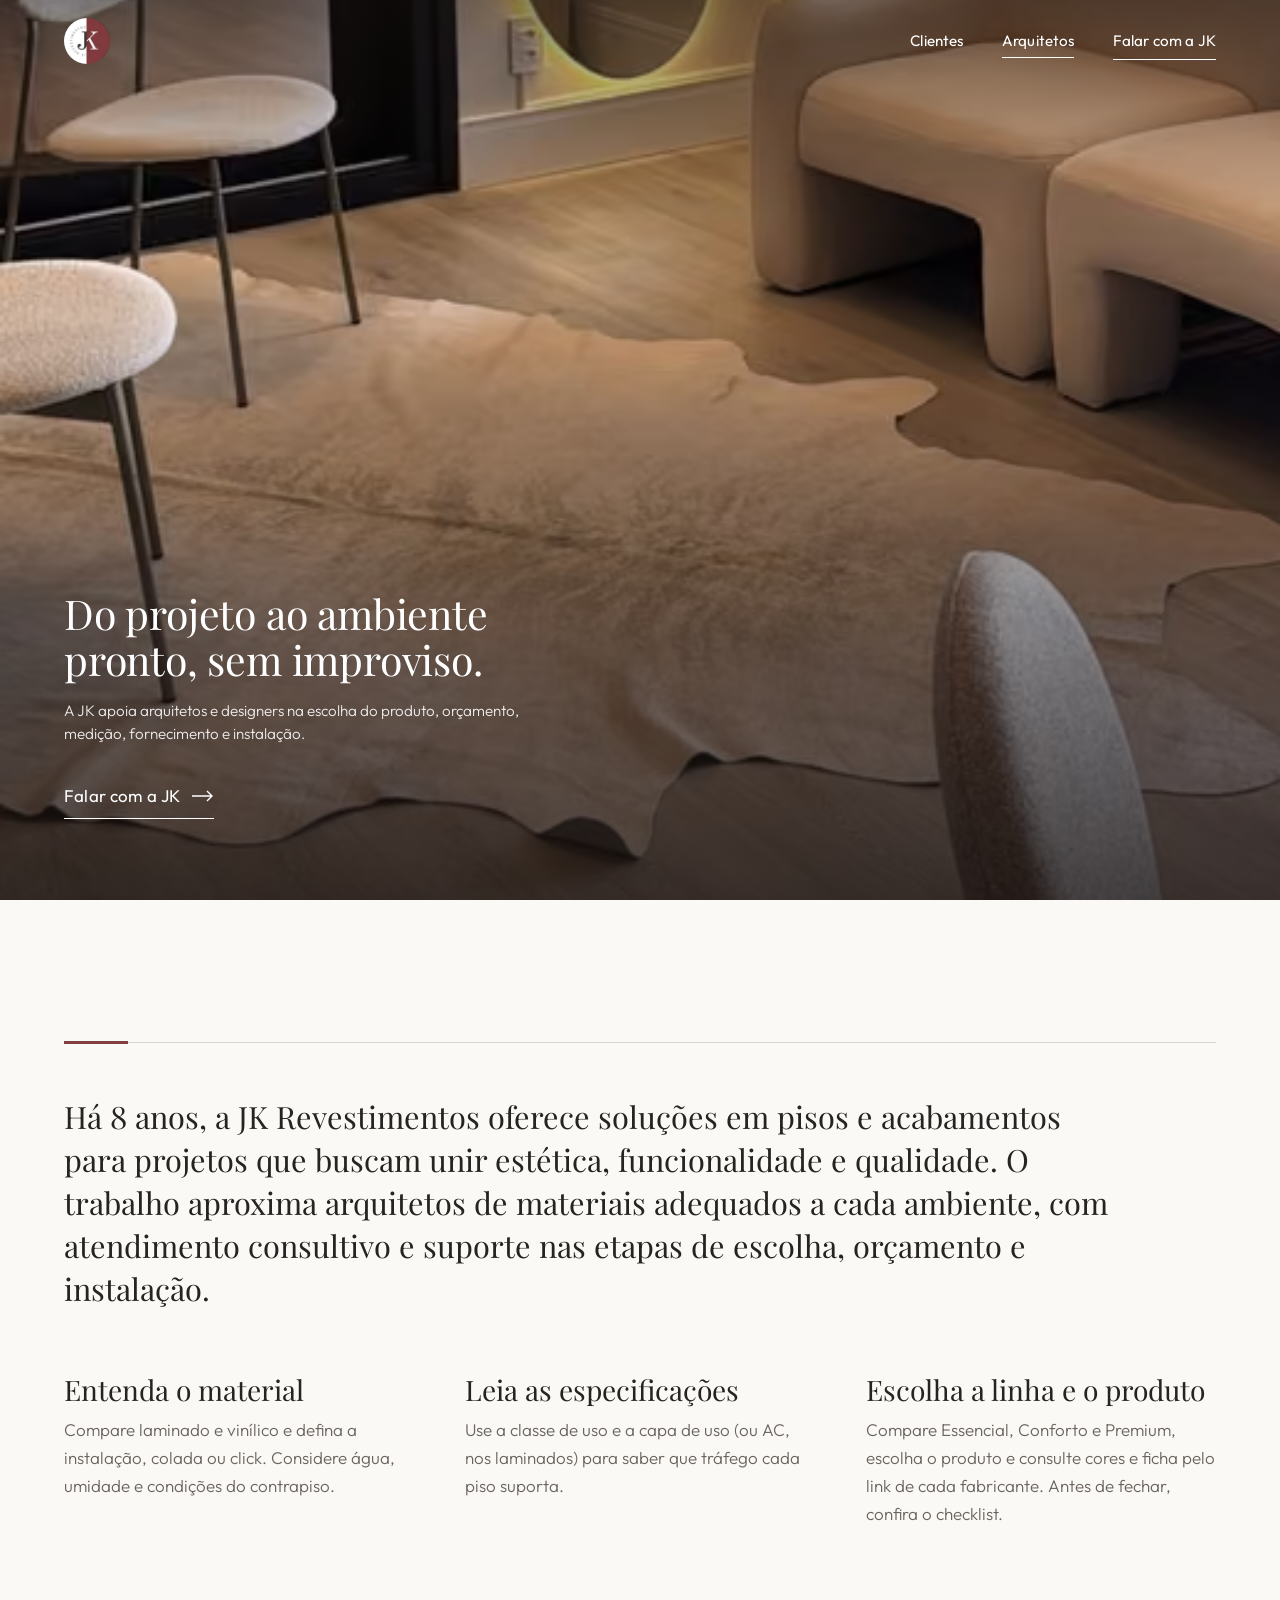
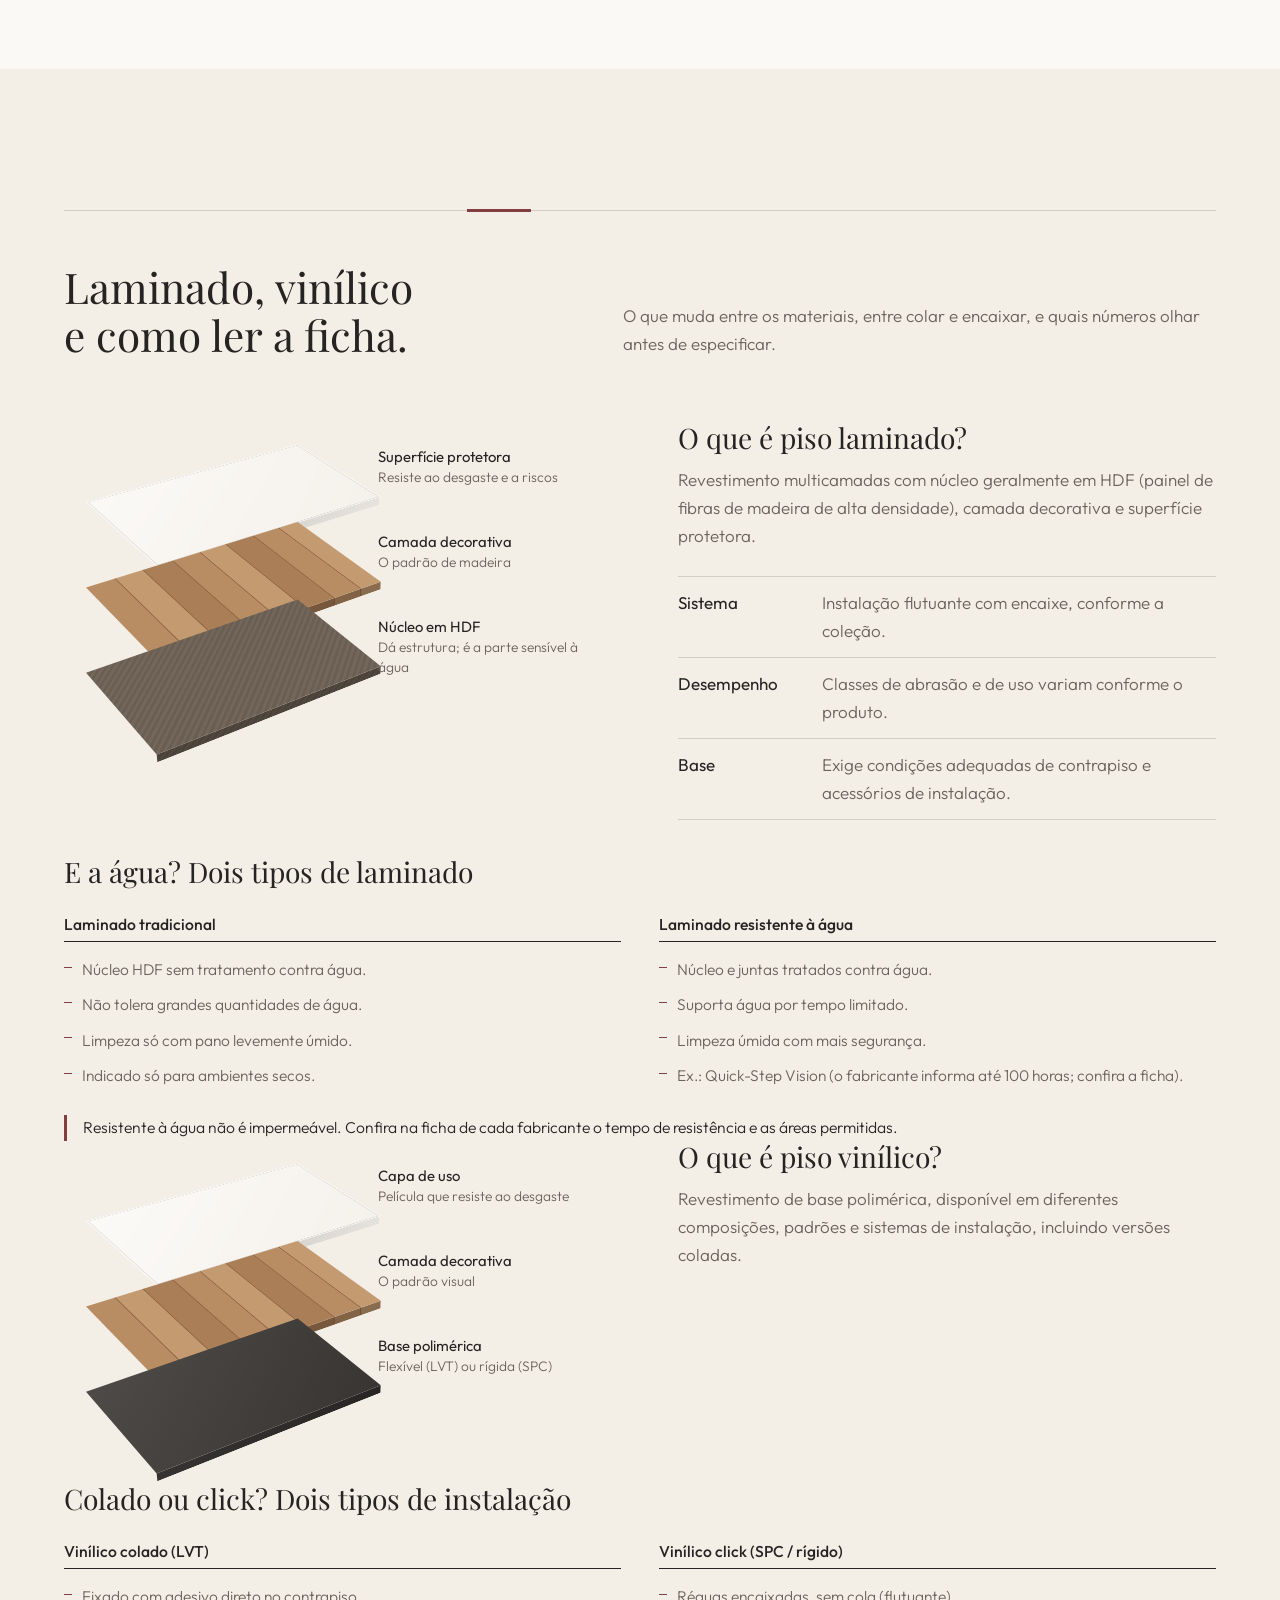
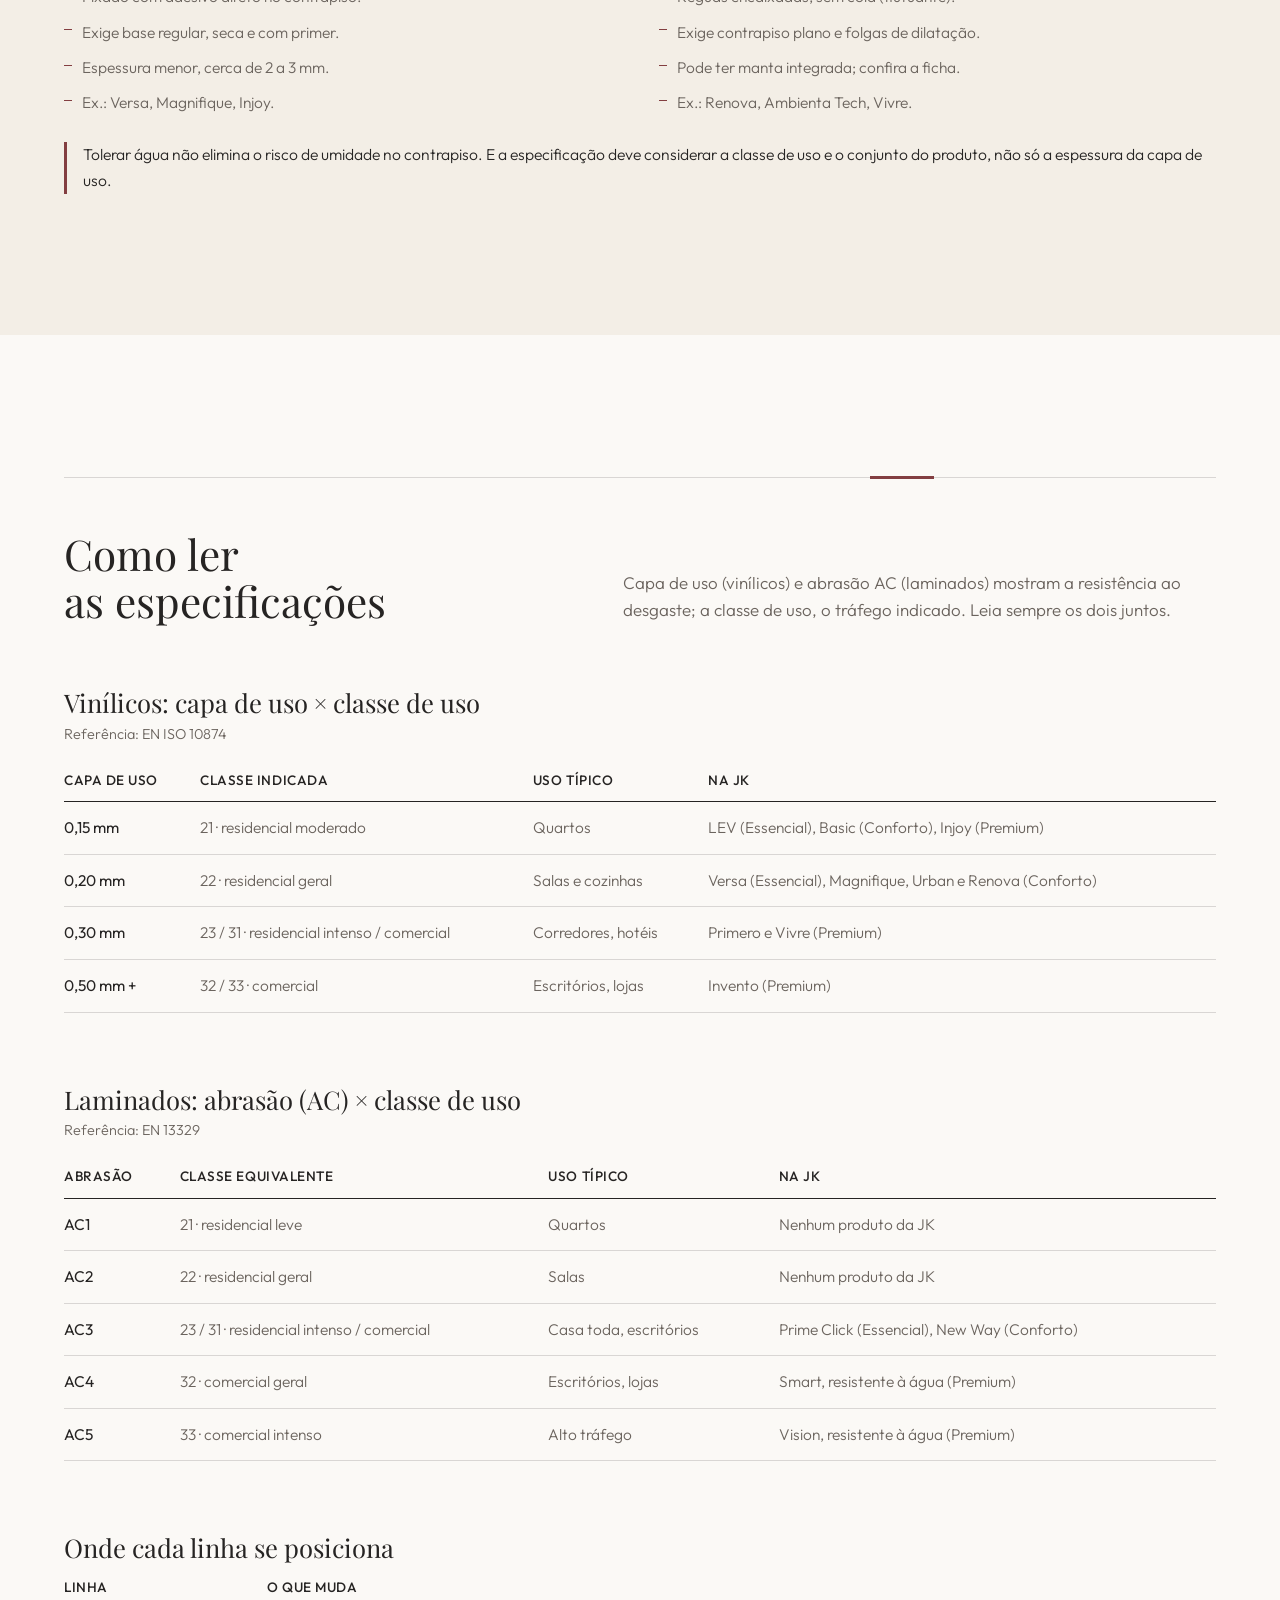
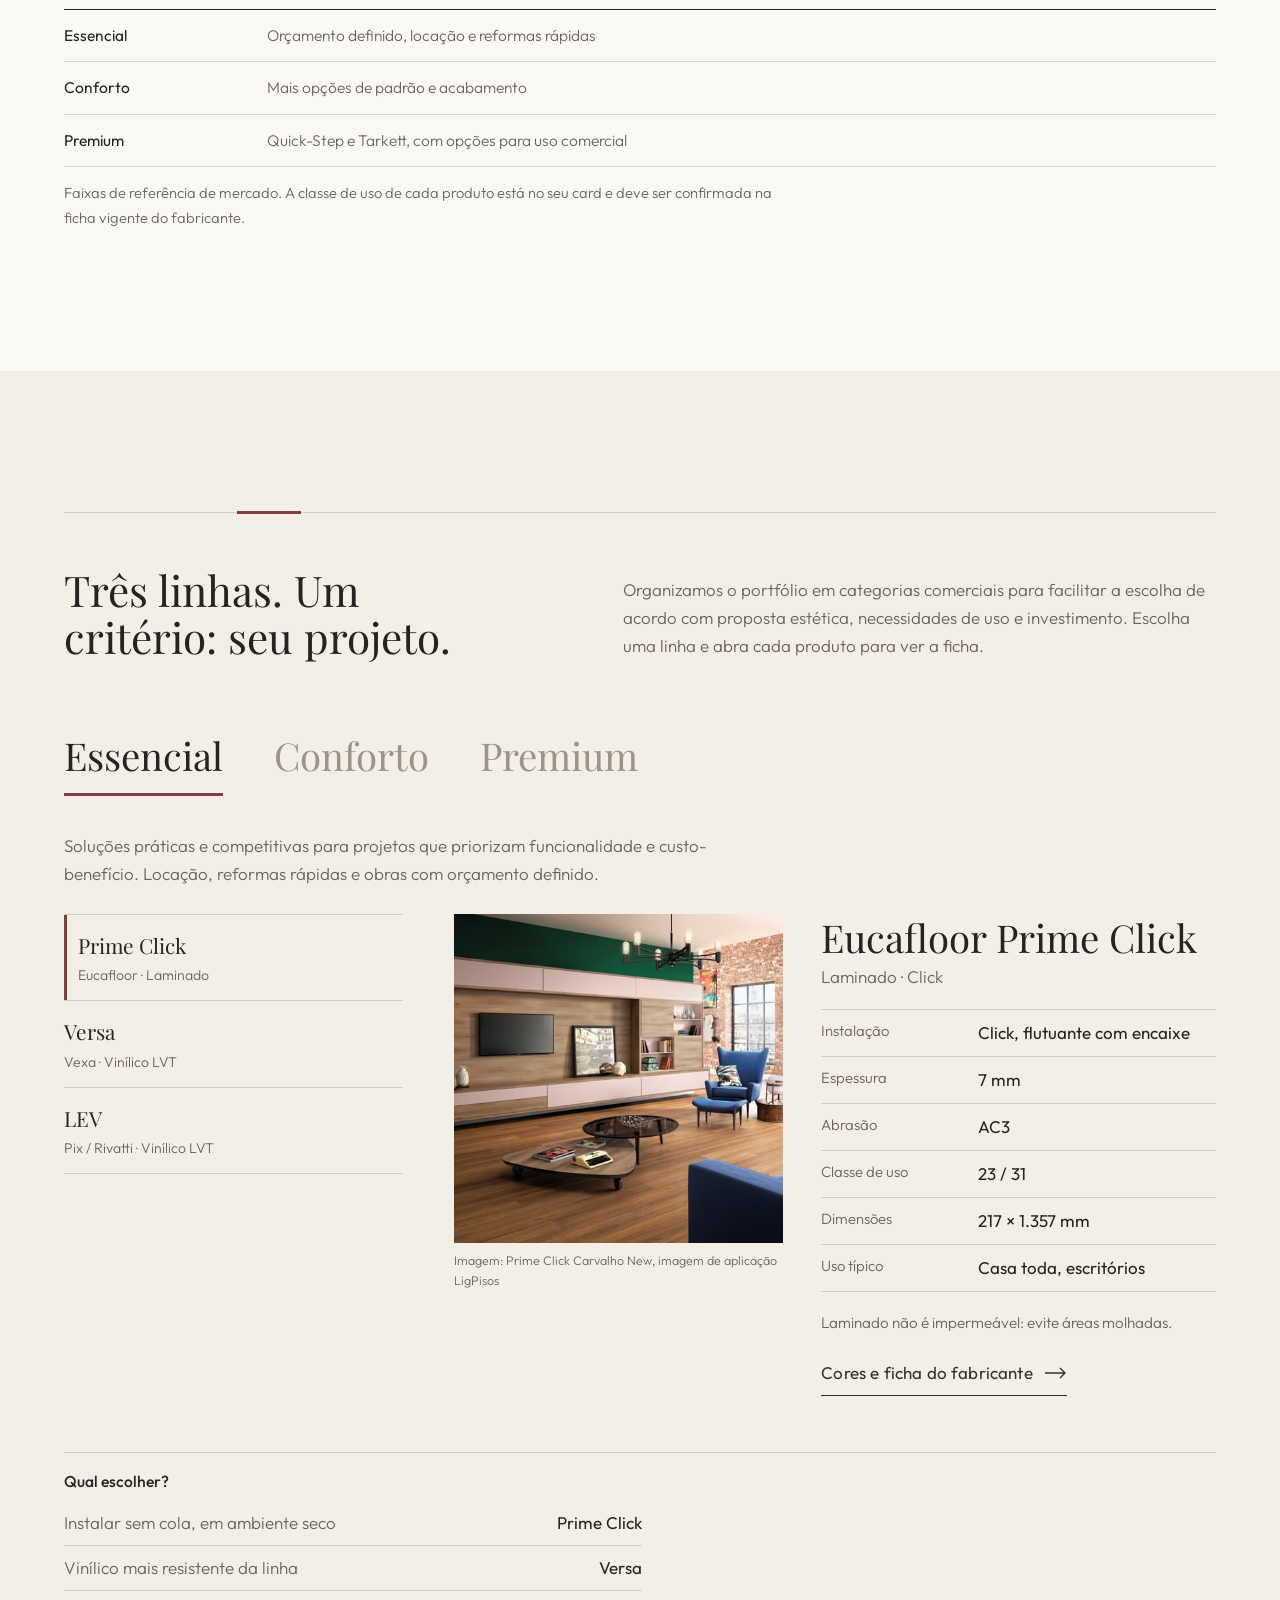
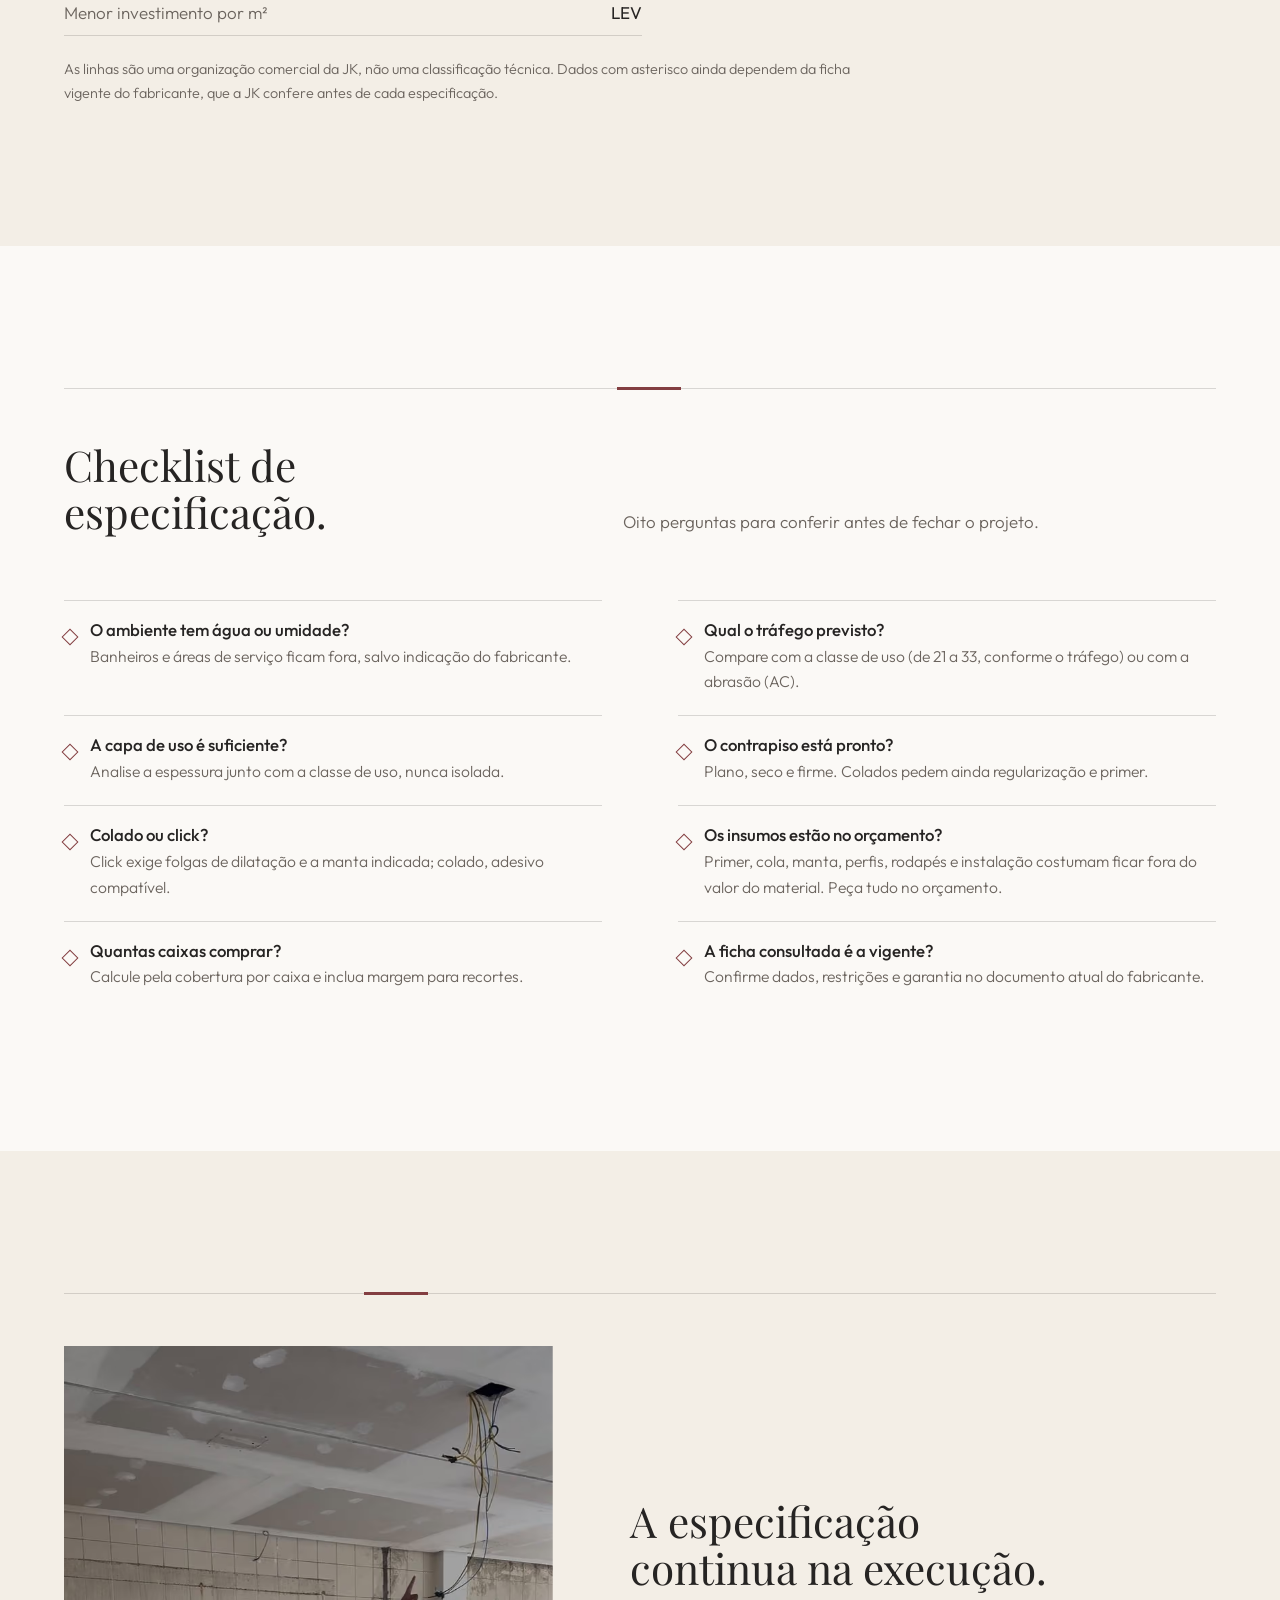
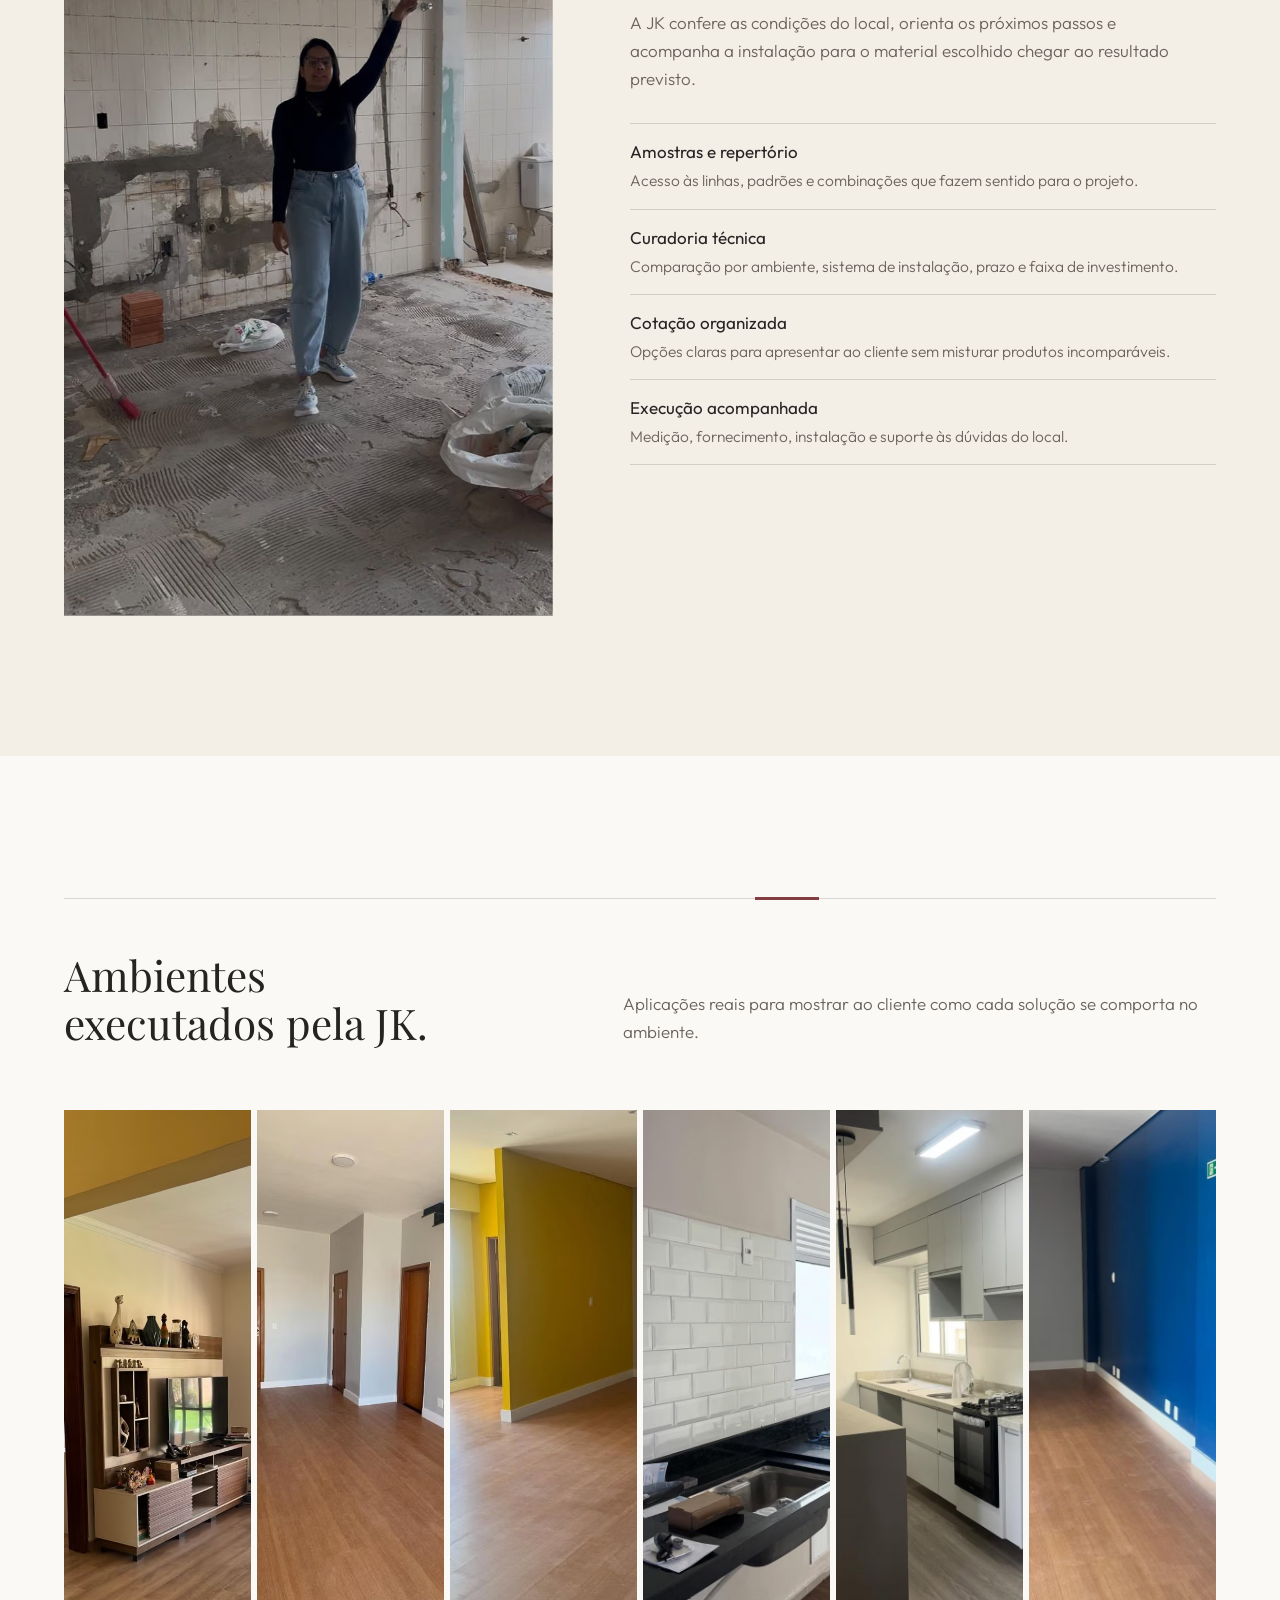
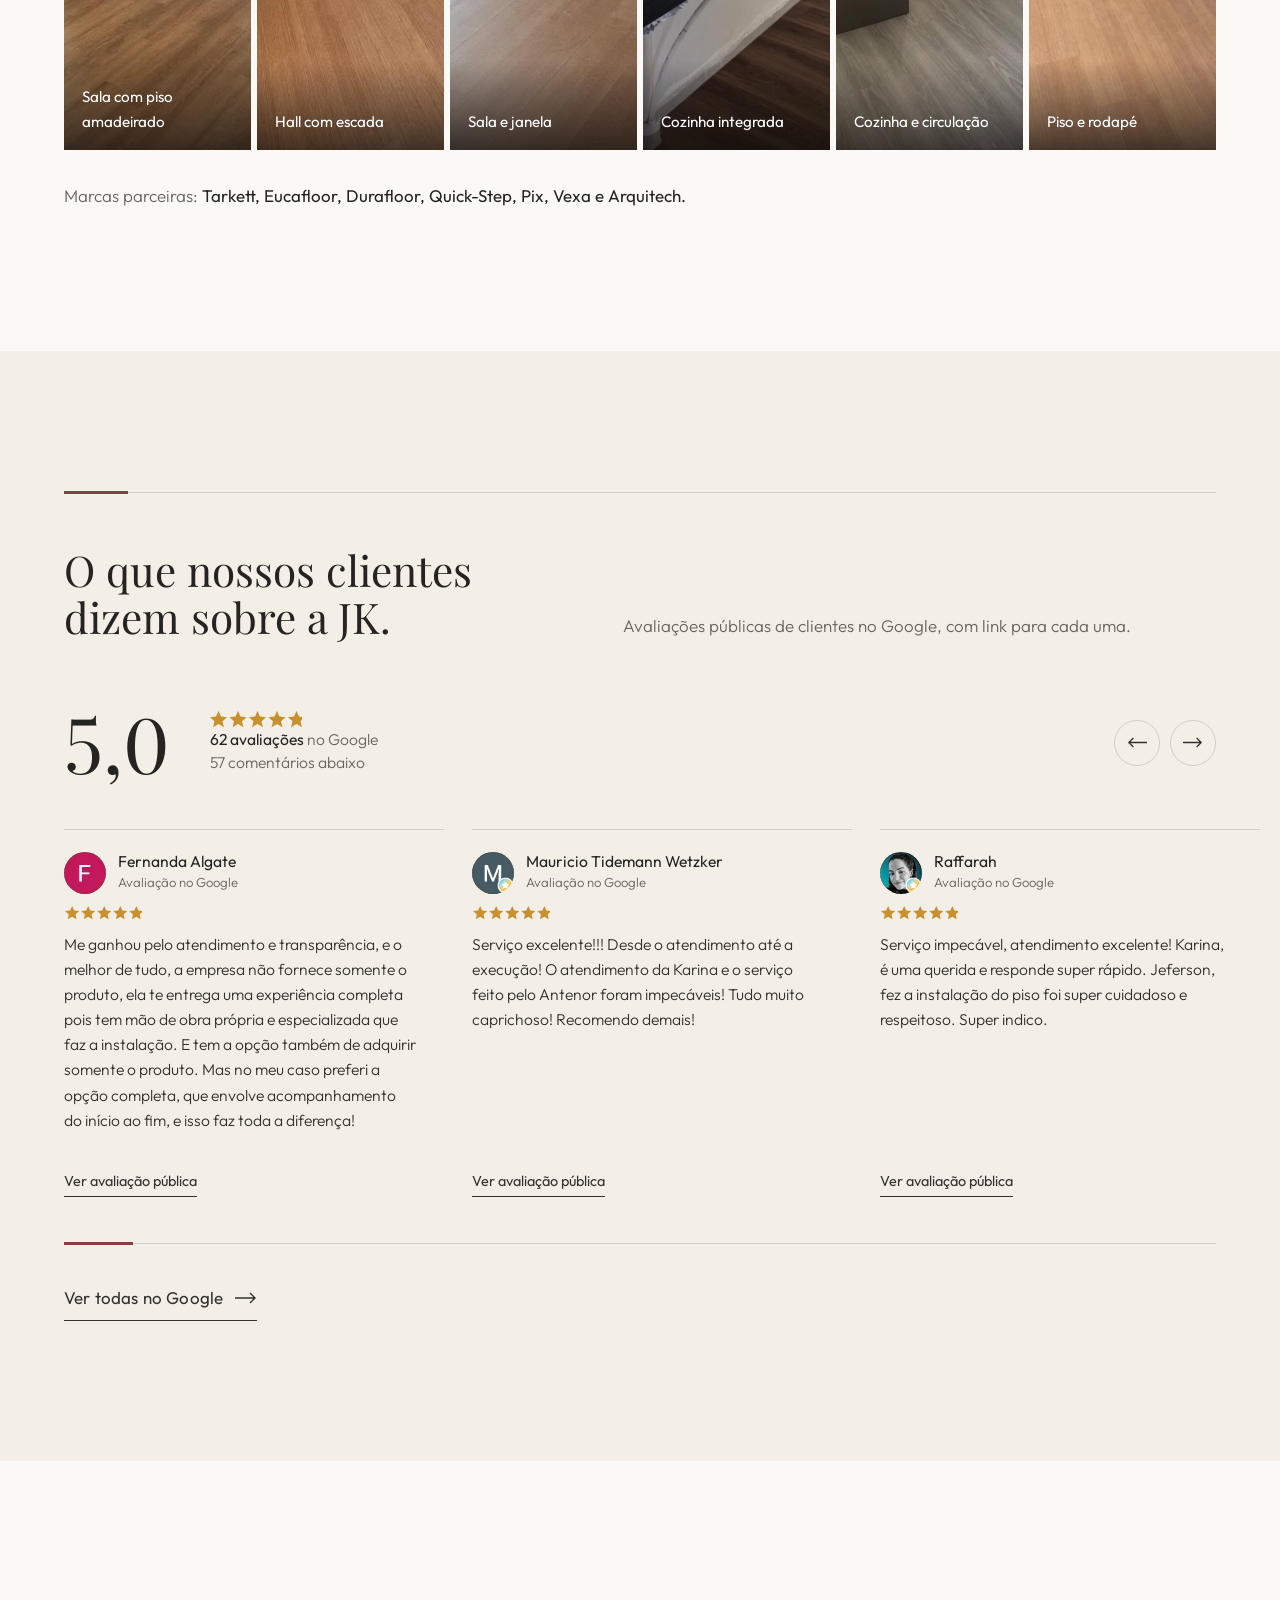
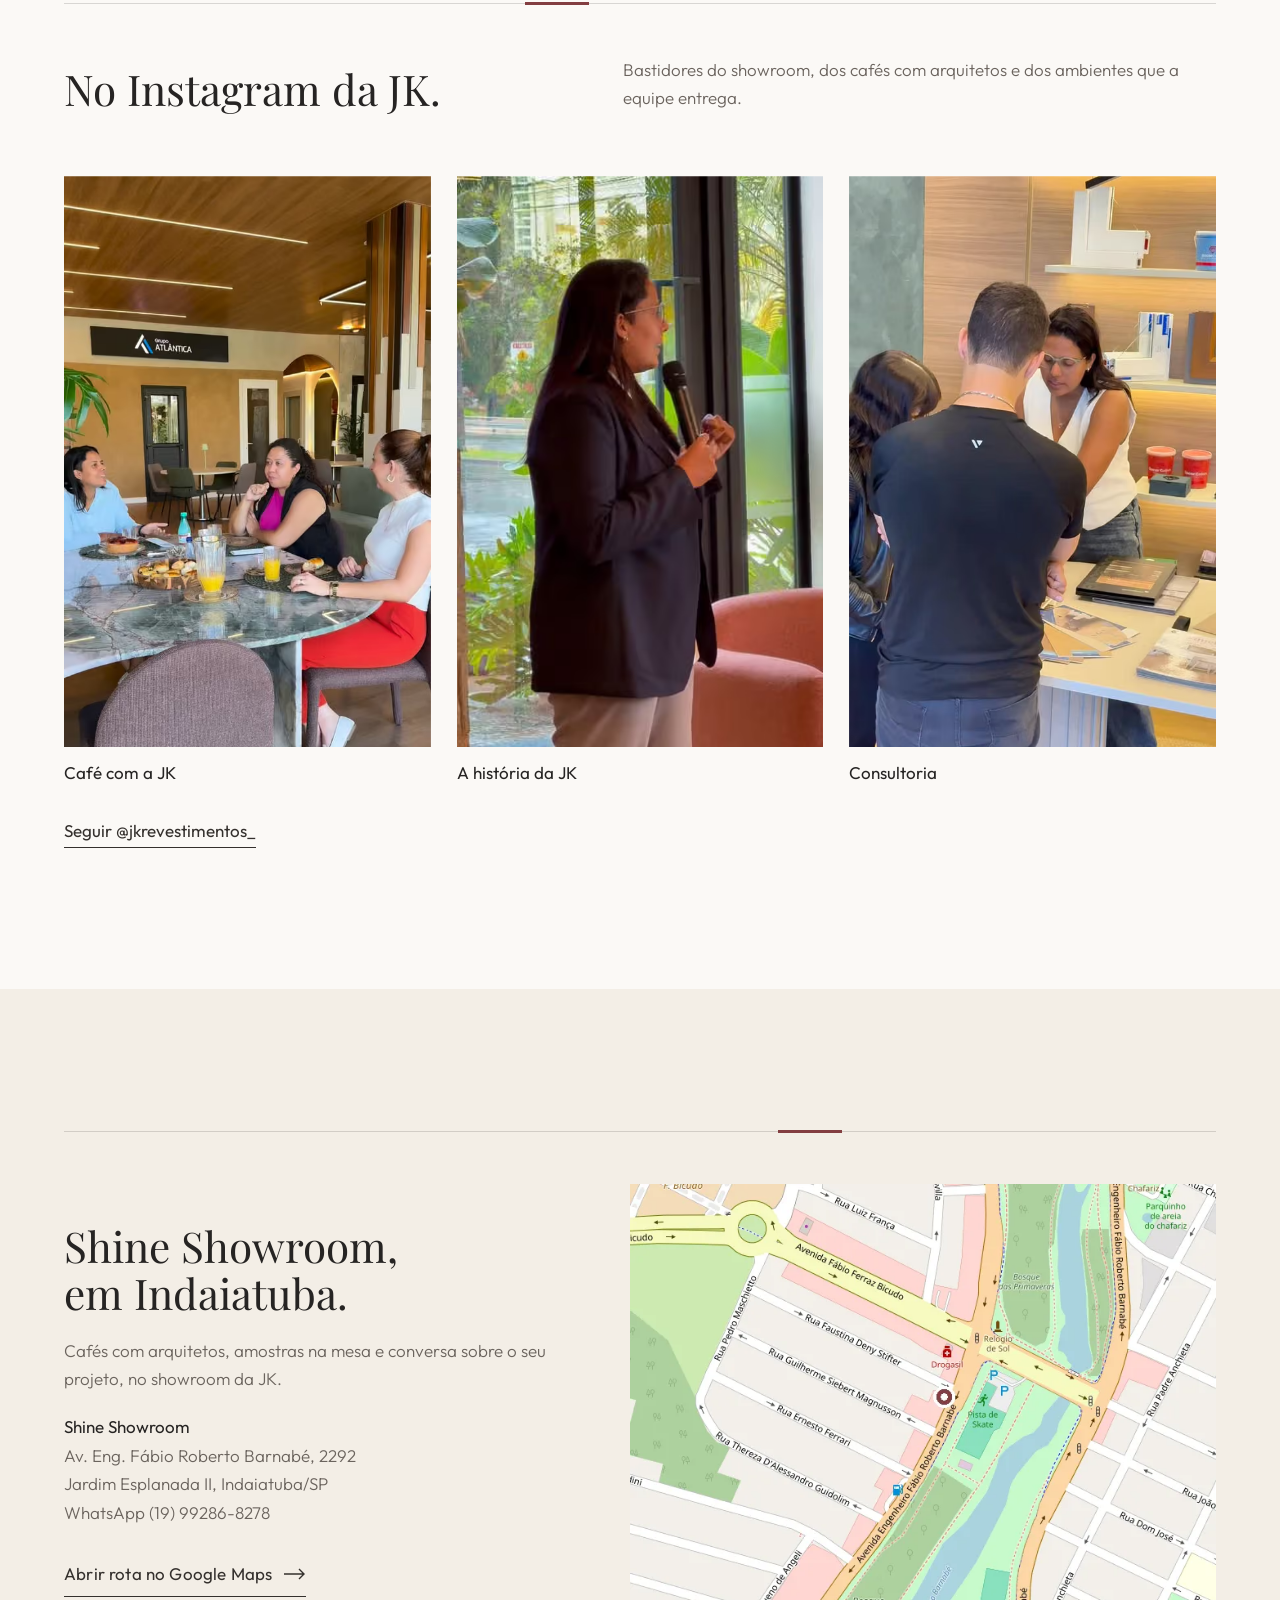
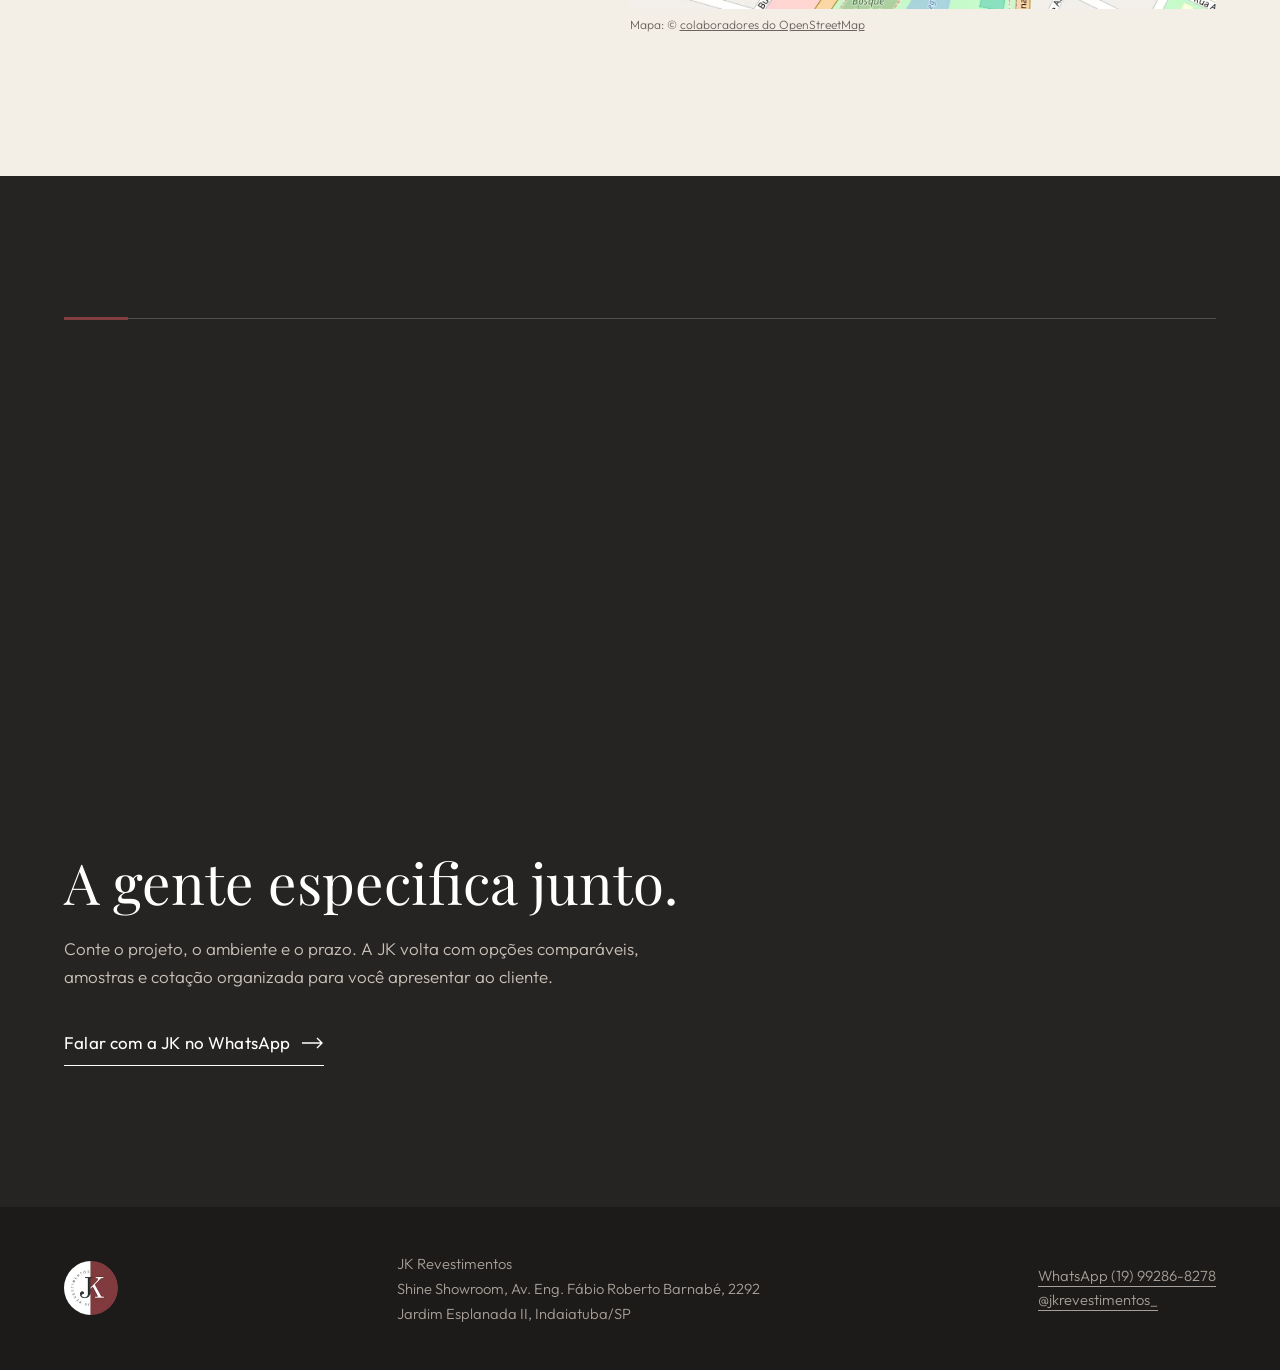
<file: v3/_capas/capa1/arq/index.html>
<!doctype html>
<html lang="pt-BR">
<head>
<meta charset="utf-8">
<meta name="viewport" content="width=device-width,initial-scale=1,viewport-fit=cover">
<title>JK para Arquitetos | Especificação e parceria</title>
<meta name="description" content="A JK apoia arquitetos e designers na escolha do produto, orçamento, medição, fornecimento e instalação de pisos e revestimentos.">
<meta name="robots" content="noindex, nofollow">
<meta name="theme-color" content="#262423">
<link rel="icon" href="../../../favicon-32.png" sizes="32x32">
<link rel="apple-touch-icon" href="../../../apple-touch-icon.png">
<link rel="preload" href="../../../fonts/playfair.woff2" as="font" type="font/woff2" crossorigin>
<link rel="preload" href="../../../fonts/outfit.woff2" as="font" type="font/woff2" crossorigin>
<link rel="preload" as="image" type="image/avif" media="(min-width:768px)" imagesrcset="../../../img/capa1-d-800.avif 800w, ../../../img/capa1-d-1215.avif 1215w" imagesizes="100vw" fetchpriority="high"><link rel="preload" as="image" type="image/avif" media="(max-width:767px)" imagesrcset="../../../img/capa1-m-520.avif 520w, ../../../img/capa1-m-780.avif 780w" imagesizes="100vw" fetchpriority="high">
<link rel="stylesheet" href="../../../style.css">
<script>document.documentElement.className+=" js"</script>
</head>
<body>
<a class="skip" href="#main">Pular para o conteúdo</a>
<svg width="0" height="0" style="position:absolute" aria-hidden="true"><symbol id="star5" viewBox="0 0 92 17"><g fill="currentColor"><path transform="translate(0.0 0)" d="M8.5 0l2.5 5.6 6 .6-4.5 4 1.4 6-5.4-3.2-5.4 3.2 1.4-6-4.5-4 6-.6z"/><path transform="translate(19.5 0)" d="M8.5 0l2.5 5.6 6 .6-4.5 4 1.4 6-5.4-3.2-5.4 3.2 1.4-6-4.5-4 6-.6z"/><path transform="translate(39.0 0)" d="M8.5 0l2.5 5.6 6 .6-4.5 4 1.4 6-5.4-3.2-5.4 3.2 1.4-6-4.5-4 6-.6z"/><path transform="translate(58.5 0)" d="M8.5 0l2.5 5.6 6 .6-4.5 4 1.4 6-5.4-3.2-5.4 3.2 1.4-6-4.5-4 6-.6z"/><path transform="translate(78.0 0)" d="M8.5 0l2.5 5.6 6 .6-4.5 4 1.4 6-5.4-3.2-5.4 3.2 1.4-6-4.5-4 6-.6z"/></g></symbol></svg>
<header class="hdr"><a class="logo" href="../" aria-label="JK Revestimentos, início"><img src="../../../brand/jk-logo-96.webp" width="96" height="96" alt="JK Revestimentos"></a><nav aria-label="Principal"><a class="nav-sec" href="../">Clientes</a><a class="nav-sec" href="./" aria-current="page">Arquitetos</a><a class="hdr-cta" href="https://wa.me/5519992868278?text=Ol%C3%A1%2C%20sou%20arquiteto(a)%20ou%20designer%20e%20quero%20conhecer%20a%20parceria%20da%20JK." target="_blank" rel="noopener">Falar com a JK</a></nav></header><main id="main"><section class="hero" aria-label="Abertura"><picture><source media="(min-width:768px)" type="image/avif" srcset="../../../img/capa1-d-800.avif 800w, ../../../img/capa1-d-1215.avif 1215w" sizes="100vw"><source media="(min-width:768px)" type="image/webp" srcset="../../../img/capa1-d-800.webp 800w, ../../../img/capa1-d-1215.webp 1215w" sizes="100vw"><source type="image/avif" srcset="../../../img/capa1-m-520.avif 520w, ../../../img/capa1-m-780.avif 780w" sizes="100vw"><source type="image/webp" srcset="../../../img/capa1-m-520.webp 520w, ../../../img/capa1-m-780.webp 780w" sizes="100vw"><img src="../../../img/capa1-m-780.jpg" width="780" height="1632" alt="Showroom da JK com piso de madeira clara, poltronas e espelho iluminado" fetchpriority="high" decoding="async" style="object-position:56% 60%"></picture><style>@media(min-width:768px){.hero picture img{object-position:center 62%!important}}</style><div class="planks" aria-hidden="true"><span style="--w:11;--d:0.0s"></span><span style="--w:9;--d:0.34s"></span><span style="--w:13;--d:0.12s"></span><span style="--w:10;--d:0.46s"></span><span style="--w:12;--d:0.06s"></span><span style="--w:9;--d:0.4s"></span><span style="--w:11;--d:0.18s"></span><span style="--w:13;--d:0.52s"></span><span style="--w:12;--d:0.26s"></span></div><div class="hero-in"><h1>Do projeto ao ambiente pronto, sem improviso.</h1><p class="lead">A JK apoia arquitetos e designers na escolha do produto, orçamento, medição, fornecimento e instalação.</p><a class="cta draw" href="https://wa.me/5519992868278?text=Ol%C3%A1%2C%20sou%20arquiteto(a)%20ou%20designer%20e%20quero%20conhecer%20a%20parceria%20da%20JK." target="_blank" rel="noopener">Falar com a JK<svg viewBox="0 0 22 12" fill="none" stroke="currentColor" stroke-width="1.4" aria-hidden="true"><path d="M0 6h20M15 1l5 5-5 5"/></svg></a></div></section><section class="sec" id="parceria" aria-labelledby="t-par"><div class="wrap"><div class="joint" aria-hidden="true"><i style="--at:0"></i></div><h2 id="t-par" class="sr">Mais que revestimentos</h2><p class="lead-text rv">Há 8 anos, a JK Revestimentos oferece soluções em pisos e acabamentos para projetos que buscam unir estética, funcionalidade e qualidade. O trabalho aproxima arquitetos de materiais adequados a cada ambiente, com atendimento consultivo e suporte nas etapas de escolha, orçamento e instalação.</p><div class="guide"><div class="rv" style="--rd:0.0s"><h3>Entenda o material</h3><p>Compare laminado e vinílico e defina a instalação, colada ou click. Considere água, umidade e condições do contrapiso.</p></div><div class="rv" style="--rd:0.12s"><h3>Leia as especificações</h3><p>Use a classe de uso e a capa de uso (ou AC, nos laminados) para saber que tráfego cada piso suporta.</p></div><div class="rv" style="--rd:0.24s"><h3>Escolha a linha e o produto</h3><p>Compare Essencial, Conforto e Premium, escolha o produto e consulte cores e ficha pelo link de cada fabricante. Antes de fechar, confira o checklist.</p></div></div></div></section><section class="sec ivory" id="tecnico" aria-labelledby="t-tec"><div class="wrap"><div class="joint" aria-hidden="true"><i style="--at:35%"></i></div><div class="head rv"><h2 id="t-tec">Laminado, vinílico e como ler a ficha.</h2><p>O que muda entre os materiais, entre colar e encaixar, e quais números olhar antes de especificar.</p></div><div class="mat"><div class="rv"><div class="stack" role="img" aria-label="Camadas do piso, de cima para baixo: Superfície protetora, Camada decorativa, Núcleo em HDF"><div class="layer l-top" style="--i:0" aria-hidden="true"></div><div class="stack-lab" style="--i:0" aria-hidden="true"><b>Superfície protetora</b><span>Resiste ao desgaste e a riscos</span></div><div class="layer l-deco" style="--i:1" aria-hidden="true"></div><div class="stack-lab" style="--i:1" aria-hidden="true"><b>Camada decorativa</b><span>O padrão de madeira</span></div><div class="layer l-core" style="--i:2" aria-hidden="true"></div><div class="stack-lab" style="--i:2" aria-hidden="true"><b>Núcleo em HDF</b><span>Dá estrutura; é a parte sensível à água</span></div></div></div><div class="rv"><h3>O que é piso laminado?</h3><p class="intro">Revestimento multicamadas com núcleo geralmente em HDF (painel de fibras de madeira de alta densidade), camada decorativa e superfície protetora.</p><ul class="facts"><li><b>Sistema</b><span>Instalação flutuante com encaixe, conforme a coleção.</span></li><li><b>Desempenho</b><span>Classes de abrasão e de uso variam conforme o produto.</span></li><li><b>Base</b><span>Exige condições adequadas de contrapiso e acessórios de instalação.</span></li></ul></div></div><div class="rv" style="margin-top:36px"><h3 style="font-size:clamp(1.4rem,2.2vw,1.9rem)">E a água? Dois tipos de laminado</h3><div class="opt"><div><h4>Laminado tradicional</h4><ul><li>Núcleo HDF sem tratamento contra água.</li><li>Não tolera grandes quantidades de água.</li><li>Limpeza só com pano levemente úmido.</li><li>Indicado só para ambientes secos.</li></ul></div><div><h4>Laminado resistente à água</h4><ul><li>Núcleo e juntas tratados contra água.</li><li>Suporta água por tempo limitado.</li><li>Limpeza úmida com mais segurança.</li><li>Ex.: Quick-Step Vision (o fabricante informa até 100 horas; confira a ficha).</li></ul></div></div><p class="warn">Resistente à água não é impermeável. Confira na ficha de cada fabricante o tempo de resistência e as áreas permitidas.</p></div><div class="mat"><div class="rv"><div class="stack" role="img" aria-label="Camadas do piso, de cima para baixo: Capa de uso, Camada decorativa, Base polimérica"><div class="layer l-cap" style="--i:0" aria-hidden="true"></div><div class="stack-lab" style="--i:0" aria-hidden="true"><b>Capa de uso</b><span>Película que resiste ao desgaste</span></div><div class="layer l-deco" style="--i:1" aria-hidden="true"></div><div class="stack-lab" style="--i:1" aria-hidden="true"><b>Camada decorativa</b><span>O padrão visual</span></div><div class="layer l-base" style="--i:2" aria-hidden="true"></div><div class="stack-lab" style="--i:2" aria-hidden="true"><b>Base polimérica</b><span>Flexível (LVT) ou rígida (SPC)</span></div></div></div><div class="rv"><h3>O que é piso vinílico?</h3><p class="intro">Revestimento de base polimérica, disponível em diferentes composições, padrões e sistemas de instalação, incluindo versões coladas.</p></div></div><div class="rv" style="margin-top:36px"><h3 style="font-size:clamp(1.4rem,2.2vw,1.9rem)">Colado ou click? Dois tipos de instalação</h3><div class="opt"><div><h4>Vinílico colado (LVT)</h4><ul><li>Fixado com adesivo direto no contrapiso.</li><li>Exige base regular, seca e com primer.</li><li>Espessura menor, cerca de 2 a 3 mm.</li><li>Ex.: Versa, Magnifique, Injoy.</li></ul></div><div><h4>Vinílico click (SPC / rígido)</h4><ul><li>Réguas encaixadas, sem cola (flutuante).</li><li>Exige contrapiso plano e folgas de dilatação.</li><li>Pode ter manta integrada; confira a ficha.</li><li>Ex.: Renova, Ambienta Tech, Vivre.</li></ul></div></div><p class="warn">Tolerar água não elimina o risco de umidade no contrapiso. E a especificação deve considerar a classe de uso e o conjunto do produto, não só a espessura da capa de uso.</p></div></div></section><section class="sec" id="ler" aria-labelledby="t-ler"><div class="wrap"><div class="joint" aria-hidden="true"><i style="--at:70%"></i></div><div class="head rv"><h2 id="t-ler">Como ler as especificações</h2><p>Capa de uso (vinílicos) e abrasão AC (laminados) mostram a resistência ao desgaste; a classe de uso, o tráfego indicado. Leia sempre os dois juntos.</p></div><div class="rv"><h3 class="tbl-title" style="margin-top:0">Vinílicos: capa de uso × classe de uso</h3><p class="tbl-ref">Referência: EN ISO 10874</p><table><thead><tr><th>Capa de uso</th><th>Classe indicada</th><th>Uso típico</th><th>Na JK</th></tr></thead><tbody><tr><td data-l="Capa de uso">0,15 mm</td><td data-l="Classe indicada">21 · residencial moderado</td><td data-l="Uso típico">Quartos</td><td data-l="Na JK">LEV (Essencial), Basic (Conforto), Injoy (Premium)</td></tr><tr><td data-l="Capa de uso">0,20 mm</td><td data-l="Classe indicada">22 · residencial geral</td><td data-l="Uso típico">Salas e cozinhas</td><td data-l="Na JK">Versa (Essencial), Magnifique, Urban e Renova (Conforto)</td></tr><tr><td data-l="Capa de uso">0,30 mm</td><td data-l="Classe indicada">23 / 31 · residencial intenso / comercial</td><td data-l="Uso típico">Corredores, hotéis</td><td data-l="Na JK">Primero e Vivre (Premium)</td></tr><tr><td data-l="Capa de uso">0,50 mm +</td><td data-l="Classe indicada">32 / 33 · comercial</td><td data-l="Uso típico">Escritórios, lojas</td><td data-l="Na JK">Invento (Premium)</td></tr></tbody></table></div><div class="rv"><h3 class="tbl-title">Laminados: abrasão (AC) × classe de uso</h3><p class="tbl-ref">Referência: EN 13329</p><table><thead><tr><th>Abrasão</th><th>Classe equivalente</th><th>Uso típico</th><th>Na JK</th></tr></thead><tbody><tr><td data-l="Abrasão">AC1</td><td data-l="Classe equivalente">21 · residencial leve</td><td data-l="Uso típico">Quartos</td><td data-l="Na JK">Nenhum produto da JK</td></tr><tr><td data-l="Abrasão">AC2</td><td data-l="Classe equivalente">22 · residencial geral</td><td data-l="Uso típico">Salas</td><td data-l="Na JK">Nenhum produto da JK</td></tr><tr><td data-l="Abrasão">AC3</td><td data-l="Classe equivalente">23 / 31 · residencial intenso / comercial</td><td data-l="Uso típico">Casa toda, escritórios</td><td data-l="Na JK">Prime Click (Essencial), New Way (Conforto)</td></tr><tr><td data-l="Abrasão">AC4</td><td data-l="Classe equivalente">32 · comercial geral</td><td data-l="Uso típico">Escritórios, lojas</td><td data-l="Na JK">Smart, resistente à água (Premium)</td></tr><tr><td data-l="Abrasão">AC5</td><td data-l="Classe equivalente">33 · comercial intenso</td><td data-l="Uso típico">Alto tráfego</td><td data-l="Na JK">Vision, resistente à água (Premium)</td></tr></tbody></table></div><div class="rv"><h3 class="tbl-title">Onde cada linha se posiciona</h3><table><thead><tr><th>Linha</th><th>O que muda</th></tr></thead><tbody><tr><td data-l="Linha">Essencial</td><td data-l="O que muda">Orçamento definido, locação e reformas rápidas</td></tr><tr><td data-l="Linha">Conforto</td><td data-l="O que muda">Mais opções de padrão e acabamento</td></tr><tr><td data-l="Linha">Premium</td><td data-l="O que muda">Quick-Step e Tarkett, com opções para uso comercial</td></tr></tbody></table><p class="tbl-note">Faixas de referência de mercado. A classe de uso de cada produto está no seu card e deve ser confirmada na ficha vigente do fabricante.</p></div></div></section><section class="sec ivory" id="linhas" aria-labelledby="t-lin"><div class="wrap" data-exp><div class="joint" aria-hidden="true"><i style="--at:15%"></i></div><div class="head rv"><h2 id="t-lin">Três linhas. Um critério: seu projeto.</h2><p>Organizamos o portfólio em categorias comerciais para facilitar a escolha de acordo com proposta estética, necessidades de uso e investimento. Escolha uma linha e abra cada produto para ver a ficha.</p></div><div class="tabs rv" role="group" aria-label="Linhas"><button type="button" data-tier-btn aria-pressed="true">Essencial</button><button type="button" data-tier-btn aria-pressed="false">Conforto</button><button type="button" data-tier-btn aria-pressed="false">Premium</button></div><div data-tier><p class="tier-intro">Soluções práticas e competitivas para projetos que priorizam funcionalidade e custo-benefício. Locação, reformas rápidas e obras com orçamento definido.</p><div class="exp"><div class="plist" role="group" aria-label="Produtos da linha Essencial"><button type="button" data-prod-btn aria-pressed="true"><b>Prime Click</b><span>Eucafloor · Laminado</span></button><button type="button" data-prod-btn aria-pressed="false"><b>Versa</b><span>Vexa · Vinílico LVT</span></button><button type="button" data-prod-btn aria-pressed="false"><b>LEV</b><span>Pix / Rivatti · Vinílico LVT</span></button></div><div><div class="pnl"><div><div class="ph"><picture><source type="image/avif" srcset="../../../img/p-prime-480.avif 480w, ../../../img/p-prime-800.avif 800w" sizes="(min-width:900px) 28vw, 100vw"><source type="image/webp" srcset="../../../img/p-prime-480.webp 480w, ../../../img/p-prime-800.webp 800w" sizes="(min-width:900px) 28vw, 100vw"><img src="../../../img/p-prime-800.webp" srcset="../../../img/p-prime-480.webp 480w, ../../../img/p-prime-800.webp 800w" sizes="(min-width:900px) 28vw, 100vw" width="800" height="800" alt="Sala ampla com piso laminado Eucafloor Prime Click Carvalho New em destaque" loading="lazy" decoding="async"></picture></div><p class="cred">Imagem: Prime Click Carvalho New, imagem de aplicação LigPisos</p></div><div><h4>Eucafloor Prime Click</h4><p class="sub">Laminado · Click</p><dl><div><dt>Instalação</dt><dd>Click, flutuante com encaixe</dd></div><div><dt>Espessura</dt><dd>7 mm</dd></div><div><dt>Abrasão</dt><dd>AC3</dd></div><div><dt>Classe de uso</dt><dd>23 / 31</dd></div><div><dt>Dimensões</dt><dd>217 × 1.357 mm</dd></div><div><dt>Uso típico</dt><dd>Casa toda, escritórios</dd></div></dl><p class="note">Laminado não é impermeável: evite áreas molhadas.</p><a class="cta" href="https://www.eucatex.com.br/pisos/produto/pisos-laminados/eucafloor-prime-click" target="_blank" rel="noopener">Cores e ficha do fabricante<svg viewBox="0 0 22 12" fill="none" stroke="currentColor" stroke-width="1.4" aria-hidden="true"><path d="M0 6h20M15 1l5 5-5 5"/></svg></a></div></div><div class="pnl one"><div><h4>Vexa Versa</h4><p class="sub">Vinílico LVT · Colado</p><dl><div><dt>Instalação</dt><dd>Colado, adesivo direto no contrapiso</dd></div><div><dt>Espessura</dt><dd>2 mm</dd></div><div><dt>Capa de uso</dt><dd>0,20 mm</dd></div><div><dt>Classe de uso</dt><dd>22</dd></div><div><dt>Dimensões</dt><dd>240 × 1.400 mm</dd></div><div><dt>Uso típico</dt><dd>Salas e cozinhas</dd></div></dl><a class="cta" href="https://vexarevestimentosvinilicos.com.br/lvt-versa/" target="_blank" rel="noopener">Cores e ficha do fabricante<svg viewBox="0 0 22 12" fill="none" stroke="currentColor" stroke-width="1.4" aria-hidden="true"><path d="M0 6h20M15 1l5 5-5 5"/></svg></a></div></div><div class="pnl one"><div><h4>Pix / Rivatti LEV</h4><p class="sub">Vinílico LVT · Colado</p><dl><div><dt>Instalação</dt><dd>Colado, adesivo direto no contrapiso</dd></div><div><dt>Espessura</dt><dd>2 mm</dd></div><div><dt>Capa de uso</dt><dd>0,15 mm</dd></div><div><dt>Uso típico</dt><dd>Quartos</dd></div></dl><a class="cta" href="https://pixrevestimentos.com.br/produtos?l=linha-lev" target="_blank" rel="noopener">Abrir catálogo do fabricante<svg viewBox="0 0 22 12" fill="none" stroke="currentColor" stroke-width="1.4" aria-hidden="true"><path d="M0 6h20M15 1l5 5-5 5"/></svg></a></div></div></div></div><div class="pick"><h4>Qual escolher?</h4><ul><li><span>Instalar sem cola, em ambiente seco</span><b>Prime Click</b></li><li><span>Vinílico mais resistente da linha</span><b>Versa</b></li><li><span>Menor investimento por m²</span><b>LEV</b></li></ul></div></div><div data-tier><p class="tier-intro">Opções com diferenciais de acabamento e desempenho, para conciliar estética, conforto e investimento. </p><div class="exp"><div class="plist" role="group" aria-label="Produtos da linha Conforto"><button type="button" data-prod-btn aria-pressed="true"><b>New Way</b><span>Durafloor · Laminado</span></button><button type="button" data-prod-btn aria-pressed="false"><b>Basic</b><span>Eucafloor · Vinílico LVT</span></button><button type="button" data-prod-btn aria-pressed="false"><b>Magnifique</b><span>Arquitech · Vinílico LVT</span></button><button type="button" data-prod-btn aria-pressed="false"><b>Urban</b><span>Durafloor · Vinílico LVT</span></button><button type="button" data-prod-btn aria-pressed="false"><b>Renova</b><span>Vexa · Vinílico SPC</span></button><button type="button" data-prod-btn aria-pressed="false"><b>FIT</b><span>Pix / Rivatti · Vinílico</span></button></div><div><div class="pnl"><div><div class="ph"><picture><source type="image/avif" srcset="../../../img/p-newway-480.avif 480w, ../../../img/p-newway-800.avif 800w" sizes="(min-width:900px) 28vw, 100vw"><source type="image/webp" srcset="../../../img/p-newway-480.webp 480w, ../../../img/p-newway-800.webp 800w" sizes="(min-width:900px) 28vw, 100vw"><img src="../../../img/p-newway-800.webp" srcset="../../../img/p-newway-480.webp 480w, ../../../img/p-newway-800.webp 800w" sizes="(min-width:900px) 28vw, 100vw" width="800" height="800" alt="Sala com piso laminado Durafloor New Way Petrópolis" loading="lazy" decoding="async"></picture></div><p class="cred">Imagem: New Way Petrópolis, imagem Durafloor</p></div><div><h4>Durafloor New Way</h4><p class="sub">Laminado · Click</p><dl><div><dt>Instalação</dt><dd>Click, flutuante com encaixe</dd></div><div><dt>Espessura</dt><dd>7 ou 8 mm</dd></div><div><dt>Abrasão</dt><dd>AC3*</dd></div><div><dt>Classe de uso</dt><dd>23 / 31*</dd></div><div><dt>Dimensões</dt><dd>187 × 1.340 mm</dd></div><div><dt>Uso típico</dt><dd>Casa toda, escritórios</dd></div></dl><a class="cta" href="https://www.downloads.durafloor.com.br/" target="_blank" rel="noopener">Abrir catálogo do fabricante<svg viewBox="0 0 22 12" fill="none" stroke="currentColor" stroke-width="1.4" aria-hidden="true"><path d="M0 6h20M15 1l5 5-5 5"/></svg></a></div></div><div class="pnl one"><div><h4>Eucafloor Basic</h4><p class="sub">Vinílico LVT · Colado</p><dl><div><dt>Instalação</dt><dd>Colado, adesivo direto no contrapiso</dd></div><div><dt>Espessura</dt><dd>2 mm</dd></div><div><dt>Capa de uso</dt><dd>0,15 mm</dd></div><div><dt>Classe de uso</dt><dd>21</dd></div><div><dt>Dimensões</dt><dd>238 × 1.219 mm</dd></div><div><dt>Uso típico</dt><dd>Quartos</dd></div></dl><a class="cta" href="https://www.eucatex.com.br/tintas/produto/lvt-vinyl-floors/eucafloor-basic" target="_blank" rel="noopener">Cores e ficha do fabricante<svg viewBox="0 0 22 12" fill="none" stroke="currentColor" stroke-width="1.4" aria-hidden="true"><path d="M0 6h20M15 1l5 5-5 5"/></svg></a></div></div><div class="pnl one"><div><h4>Arquitech Magnifique</h4><p class="sub">Vinílico LVT · Colado</p><dl><div><dt>Instalação</dt><dd>Colado, adesivo direto no contrapiso</dd></div><div><dt>Espessura</dt><dd>2 mm</dd></div><div><dt>Capa de uso</dt><dd>0,20 mm</dd></div><div><dt>Classe de uso</dt><dd>22</dd></div><div><dt>Dimensões</dt><dd>184 × 1.220 mm</dd></div><div><dt>Uso típico</dt><dd>Salas e cozinhas</dd></div></dl><a class="cta" href="https://www.arquitech.com.br/pt-br/produtos/subcategoria-linha-magnifique-29" target="_blank" rel="noopener">Cores e ficha do fabricante<svg viewBox="0 0 22 12" fill="none" stroke="currentColor" stroke-width="1.4" aria-hidden="true"><path d="M0 6h20M15 1l5 5-5 5"/></svg></a></div></div><div class="pnl one"><div><h4>Durafloor Urban</h4><p class="sub">Vinílico LVT · Colado</p><dl><div><dt>Instalação</dt><dd>Colado, adesivo direto no contrapiso</dd></div><div><dt>Espessura</dt><dd>2 mm</dd></div><div><dt>Capa de uso</dt><dd>0,20 mm</dd></div><div><dt>Classe de uso</dt><dd>22</dd></div><div><dt>Dimensões</dt><dd>178 × 1.219 mm</dd></div><div><dt>Uso típico</dt><dd>Salas e cozinhas</dd></div></dl><a class="cta" href="https://durafloor-prd-images-bucket.s3.amazonaws.com/documents/pisos-vinilicos/Ficha%20T%C3%A9cnica%20Vin%C3%ADlicos%202021.pdf" target="_blank" rel="noopener">Abrir ficha do fabricante (edição 2021)<svg viewBox="0 0 22 12" fill="none" stroke="currentColor" stroke-width="1.4" aria-hidden="true"><path d="M0 6h20M15 1l5 5-5 5"/></svg></a></div></div><div class="pnl one"><div><h4>Vexa Renova</h4><p class="sub">Vinílico SPC · Click</p><dl><div><dt>Instalação</dt><dd>Click, flutuante com encaixe</dd></div><div><dt>Espessura</dt><dd>4,5 mm (com manta)*</dd></div><div><dt>Capa de uso</dt><dd>0,20 mm*</dd></div><div><dt>Uso típico</dt><dd>Salas e cozinhas</dd></div></dl><a class="cta" href="https://vexarevestimentosvinilicos.com.br/spc-renova/" target="_blank" rel="noopener">Cores e ficha do fabricante<svg viewBox="0 0 22 12" fill="none" stroke="currentColor" stroke-width="1.4" aria-hidden="true"><path d="M0 6h20M15 1l5 5-5 5"/></svg></a></div></div><div class="pnl one"><div><h4>Pix / Rivatti FIT</h4><p class="sub">Vinílico · Click</p><dl><div><dt>Instalação</dt><dd>Click, flutuante com encaixe</dd></div></dl><a class="cta" href="https://pixrevestimentos.com.br/produtos?l=linha-fit" target="_blank" rel="noopener">Abrir catálogo do fabricante<svg viewBox="0 0 22 12" fill="none" stroke="currentColor" stroke-width="1.4" aria-hidden="true"><path d="M0 6h20M15 1l5 5-5 5"/></svg></a></div></div></div></div></div><div data-tier><p class="tier-intro">Seleção para propostas que valorizam acabamentos e atributos específicos de maior exigência. Tarkett e Quick-Step, com opções para uso comercial.</p><div class="exp"><div class="plist" role="group" aria-label="Produtos da linha Premium"><button type="button" data-prod-btn aria-pressed="true"><b>Injoy</b><span>Tarkett · Vinílico LVT</span></button><button type="button" data-prod-btn aria-pressed="false"><b>Ambienta Tech</b><span>Tarkett · Vinílico com base acústica</span></button><button type="button" data-prod-btn aria-pressed="false"><b>Vision</b><span>Quick-Step · Laminado</span></button><button type="button" data-prod-btn aria-pressed="false"><b>Primero</b><span>Quick-Step · Vinílico LVT</span></button><button type="button" data-prod-btn aria-pressed="false"><b>Vivre</b><span>Quick-Step · Vinílico SPC</span></button><button type="button" data-prod-btn aria-pressed="false"><b>Invento</b><span>Quick-Step · Vinílico rígido</span></button></div><div><div class="pnl one"><div><h4>Tarkett Injoy</h4><p class="sub">Vinílico LVT · Colado</p><dl><div><dt>Instalação</dt><dd>Colado, adesivo direto no contrapiso</dd></div><div><dt>Espessura</dt><dd>2 mm</dd></div><div><dt>Capa de uso</dt><dd>0,15 mm</dd></div><div><dt>Classe de uso</dt><dd>21</dd></div><div><dt>Dimensões</dt><dd>208 × 1.230 ou 920 × 920 mm</dd></div><div><dt>Uso típico</dt><dd>Quartos</dd></div></dl><a class="cta" href="https://consolidado.tarkett.com.br/images/arquivos/Cat%C3%A1logo%20-%20PT%20-%20Injoy%202024_17113949888331.pdf" target="_blank" rel="noopener">Cores e ficha do fabricante<svg viewBox="0 0 22 12" fill="none" stroke="currentColor" stroke-width="1.4" aria-hidden="true"><path d="M0 6h20M15 1l5 5-5 5"/></svg></a></div></div><div class="pnl"><div><div class="ph"><picture><source type="image/avif" srcset="../../../img/p-ambienta-480.avif 480w, ../../../img/p-ambienta-800.avif 800w" sizes="(min-width:900px) 28vw, 100vw"><source type="image/webp" srcset="../../../img/p-ambienta-480.webp 480w, ../../../img/p-ambienta-800.webp 800w" sizes="(min-width:900px) 28vw, 100vw"><img src="../../../img/p-ambienta-800.webp" srcset="../../../img/p-ambienta-480.webp 480w, ../../../img/p-ambienta-800.webp 800w" sizes="(min-width:900px) 28vw, 100vw" width="800" height="533" alt="Ambiente residencial com piso Tarkett Ambienta Tech Grapia" loading="lazy" decoding="async"></picture></div><p class="cred">Imagem: Ambienta Tech Grapia, imagem Tarkett</p></div><div><h4>Tarkett Ambienta Tech</h4><p class="sub">Vinílico com base acústica · Click</p><dl><div><dt>Instalação</dt><dd>Click, flutuante com encaixe</dd></div><div><dt>Espessura</dt><dd>5 mm</dd></div><div><dt>Classe de uso</dt><dd>23 · 32</dd></div><div><dt>Dimensões</dt><dd>181 × 1.520 ou 96 × 610 mm</dd></div></dl><a class="cta" href="https://consolidado.tarkett.com.br/images/arquivos/Cat%C3%A1logo%20-%20PT%20-%20Tech%202024_17113951222132.pdf" target="_blank" rel="noopener">Cores e ficha do fabricante<svg viewBox="0 0 22 12" fill="none" stroke="currentColor" stroke-width="1.4" aria-hidden="true"><path d="M0 6h20M15 1l5 5-5 5"/></svg></a></div></div><div class="pnl one"><div><h4>Quick-Step Vision</h4><p class="sub">Laminado · Click</p><dl><div><dt>Instalação</dt><dd>Click, flutuante com encaixe</dd></div><div><dt>Espessura</dt><dd>8 mm</dd></div><div><dt>Abrasão</dt><dd>AC5</dd></div><div><dt>Classe de uso</dt><dd>33</dd></div><div><dt>Dimensões</dt><dd>215 × 1.800 mm</dd></div><div><dt>Uso típico</dt><dd>Alto tráfego</dd></div></dl><p class="note">Laminado resistente à água (o fabricante informa até 100 horas; confira a ficha). Resistente à água não é impermeável.</p><a class="cta" href="https://www.quick-step.com.br/pt-br/pisos-laminados/vision" target="_blank" rel="noopener">Cores e ficha do fabricante<svg viewBox="0 0 22 12" fill="none" stroke="currentColor" stroke-width="1.4" aria-hidden="true"><path d="M0 6h20M15 1l5 5-5 5"/></svg></a></div></div><div class="pnl one"><div><h4>Quick-Step Primero</h4><p class="sub">Vinílico LVT · Colado</p><dl><div><dt>Instalação</dt><dd>Colado, adesivo direto no contrapiso</dd></div><div><dt>Espessura</dt><dd>2 mm</dd></div><div><dt>Capa de uso</dt><dd>0,30 mm</dd></div><div><dt>Uso típico</dt><dd>Corredores, hotéis</dd></div></dl><a class="cta" href="https://www.quick-step.com.br/pt-br/vinil" target="_blank" rel="noopener">Abrir catálogo do fabricante<svg viewBox="0 0 22 12" fill="none" stroke="currentColor" stroke-width="1.4" aria-hidden="true"><path d="M0 6h20M15 1l5 5-5 5"/></svg></a></div></div><div class="pnl one"><div><h4>Quick-Step Vivre</h4><p class="sub">Vinílico SPC · Click</p><dl><div><dt>Instalação</dt><dd>Click, flutuante com encaixe</dd></div><div><dt>Espessura</dt><dd>5 mm</dd></div><div><dt>Capa de uso</dt><dd>0,30 mm</dd></div><div><dt>Classe de uso</dt><dd>31</dd></div><div><dt>Dimensões</dt><dd>180 × 1.220 ou 310 × 600 mm</dd></div><div><dt>Uso típico</dt><dd>Corredores, hotéis</dd></div></dl><a class="cta" href="https://www.quick-step.com.br/pt-br/encontre-seu-piso?filter=floortypecode.eq.lvt/floortyperange.eq.any(lvt_vivre%20tiles,lvt_vivre%20planks)" target="_blank" rel="noopener">Abrir catálogo do fabricante<svg viewBox="0 0 22 12" fill="none" stroke="currentColor" stroke-width="1.4" aria-hidden="true"><path d="M0 6h20M15 1l5 5-5 5"/></svg></a></div></div><div class="pnl one"><div><h4>Quick-Step Invento</h4><p class="sub">Vinílico rígido · Click</p><dl><div><dt>Instalação</dt><dd>Click, flutuante com encaixe</dd></div><div><dt>Espessura</dt><dd>6 mm</dd></div><div><dt>Capa de uso</dt><dd>0,50 mm</dd></div><div><dt>Classe de uso</dt><dd>32</dd></div><div><dt>Dimensões</dt><dd>228 × 1.520 ou 470 × 915 mm</dd></div><div><dt>Uso típico</dt><dd>Escritórios, lojas</dd></div></dl><a class="cta" href="https://www.quick-step.com.br/pt-br/encontre-seu-piso?filter=floortypecode.eq.lvt/floortyperange.eq.any(lvt_invento%20planks,lvt_invento%20tiles)" target="_blank" rel="noopener">Abrir catálogo do fabricante<svg viewBox="0 0 22 12" fill="none" stroke="currentColor" stroke-width="1.4" aria-hidden="true"><path d="M0 6h20M15 1l5 5-5 5"/></svg></a></div></div></div></div></div><p class="disc">As linhas são uma organização comercial da JK, não uma classificação técnica. Dados com asterisco ainda dependem da ficha vigente do fabricante, que a JK confere antes de cada especificação.</p></div></section><section class="sec" id="checklist" aria-labelledby="t-chk"><div class="wrap"><div class="joint" aria-hidden="true"><i style="--at:48%"></i></div><div class="head rv"><h2 id="t-chk">Checklist de especificação.</h2><p>Oito perguntas para conferir antes de fechar o projeto.</p></div><ul class="chk"><li class="rv" style="--rd:0.00s"><h3>O ambiente tem água ou umidade?</h3><p>Banheiros e áreas de serviço ficam fora, salvo indicação do fabricante.</p></li><li class="rv" style="--rd:0.05s"><h3>Qual o tráfego previsto?</h3><p>Compare com a classe de uso (de 21 a 33, conforme o tráfego) ou com a abrasão (AC).</p></li><li class="rv" style="--rd:0.00s"><h3>A capa de uso é suficiente?</h3><p>Analise a espessura junto com a classe de uso, nunca isolada.</p></li><li class="rv" style="--rd:0.05s"><h3>O contrapiso está pronto?</h3><p>Plano, seco e firme. Colados pedem ainda regularização e primer.</p></li><li class="rv" style="--rd:0.00s"><h3>Colado ou click?</h3><p>Click exige folgas de dilatação e a manta indicada; colado, adesivo compatível.</p></li><li class="rv" style="--rd:0.05s"><h3>Os insumos estão no orçamento?</h3><p>Primer, cola, manta, perfis, rodapés e instalação costumam ficar fora do valor do material. Peça tudo no orçamento.</p></li><li class="rv" style="--rd:0.00s"><h3>Quantas caixas comprar?</h3><p>Calcule pela cobertura por caixa e inclua margem para recortes.</p></li><li class="rv" style="--rd:0.05s"><h3>A ficha consultada é a vigente?</h3><p>Confirme dados, restrições e garantia no documento atual do fabricante.</p></li></ul></div></section><section class="sec ivory" id="visita" aria-labelledby="t-vis"><div class="wrap"><div class="joint" aria-hidden="true"><i style="--at:26%"></i></div><div class="visit"><div class="cut"><picture><source type="image/avif" srcset="../../../img/visita-480.avif 480w, ../../../img/visita-720.avif 720w" sizes="(min-width:820px) 40vw, 100vw"><source type="image/webp" srcset="../../../img/visita-480.webp 480w, ../../../img/visita-720.webp 720w" sizes="(min-width:820px) 40vw, 100vw"><img src="../../../img/visita-720.webp" srcset="../../../img/visita-480.webp 480w, ../../../img/visita-720.webp 720w" sizes="(min-width:820px) 40vw, 100vw" width="720" height="1281" alt="Karina Meira em visita técnica, no local de instalação" loading="lazy" decoding="async"></picture></div><div class="txt rv"><h2 id="t-vis">A especificação continua na execução.</h2><p>A JK confere as condições do local, orienta os próximos passos e acompanha a instalação para o material escolhido chegar ao resultado previsto.</p><ul class="recv"><li><b>Amostras e repertório</b><span>Acesso às linhas, padrões e combinações que fazem sentido para o projeto.</span></li><li><b>Curadoria técnica</b><span>Comparação por ambiente, sistema de instalação, prazo e faixa de investimento.</span></li><li><b>Cotação organizada</b><span>Opções claras para apresentar ao cliente sem misturar produtos incomparáveis.</span></li><li><b>Execução acompanhada</b><span>Medição, fornecimento, instalação e suporte às dúvidas do local.</span></li></ul></div></div></div></section><section class="sec" id="ambientes" aria-labelledby="t-amb"><div class="wrap"><div class="joint" aria-hidden="true"><i style="--at:60%"></i></div><div class="head rv"><h2 id="t-amb">Ambientes executados pela JK.</h2><p>Aplicações reais para mostrar ao cliente como cada solução se comporta no ambiente.</p></div><ul class="boards"><li tabindex="0" style="--rd:0.10s"><figure style="margin:0;position:absolute;inset:0"><picture><source type="image/avif" srcset="../../../img/amb-1-480.avif 480w, ../../../img/amb-1-760.avif 760w" sizes="(min-width:820px) 40vw, 64vw"><source type="image/webp" srcset="../../../img/amb-1-480.webp 480w, ../../../img/amb-1-760.webp 760w" sizes="(min-width:820px) 40vw, 64vw"><img src="../../../img/amb-1-760.webp" srcset="../../../img/amb-1-480.webp 480w, ../../../img/amb-1-760.webp 760w" sizes="(min-width:820px) 40vw, 64vw" width="760" height="1140" alt="Sala de estar com piso vinílico amadeirado instalado" loading="lazy" decoding="async"></picture><figcaption>Sala com piso amadeirado</figcaption></figure></li><li tabindex="0" style="--rd:0.19s"><figure style="margin:0;position:absolute;inset:0"><picture><source type="image/avif" srcset="../../../img/amb-2-480.avif 480w, ../../../img/amb-2-760.avif 760w" sizes="(min-width:820px) 40vw, 64vw"><source type="image/webp" srcset="../../../img/amb-2-480.webp 480w, ../../../img/amb-2-760.webp 760w" sizes="(min-width:820px) 40vw, 64vw"><img src="../../../img/amb-2-760.webp" srcset="../../../img/amb-2-480.webp 480w, ../../../img/amb-2-760.webp 760w" sizes="(min-width:820px) 40vw, 64vw" width="760" height="1140" alt="Hall com piso amadeirado contínuo e rodapé branco" loading="lazy" decoding="async"></picture><figcaption>Hall com escada</figcaption></figure></li><li tabindex="0" style="--rd:0.28s"><figure style="margin:0;position:absolute;inset:0"><picture><source type="image/avif" srcset="../../../img/amb-3-480.avif 480w, ../../../img/amb-3-760.avif 760w" sizes="(min-width:820px) 40vw, 64vw"><source type="image/webp" srcset="../../../img/amb-3-480.webp 480w, ../../../img/amb-3-760.webp 760w" sizes="(min-width:820px) 40vw, 64vw"><img src="../../../img/amb-3-760.webp" srcset="../../../img/amb-3-480.webp 480w, ../../../img/amb-3-760.webp 760w" sizes="(min-width:820px) 40vw, 64vw" width="760" height="1241" alt="Sala ampla com piso laminado claro e rodapé branco" loading="lazy" decoding="async"></picture><figcaption>Sala e janela</figcaption></figure></li><li tabindex="0" style="--rd:0.37s"><figure style="margin:0;position:absolute;inset:0"><picture><source type="image/avif" srcset="../../../img/amb-4-480.avif 480w, ../../../img/amb-4-760.avif 760w" sizes="(min-width:820px) 40vw, 64vw"><source type="image/webp" srcset="../../../img/amb-4-480.webp 480w, ../../../img/amb-4-760.webp 760w" sizes="(min-width:820px) 40vw, 64vw"><img src="../../../img/amb-4-760.webp" srcset="../../../img/amb-4-480.webp 480w, ../../../img/amb-4-760.webp 760w" sizes="(min-width:820px) 40vw, 64vw" width="760" height="1366" alt="Cozinha com bancada escura, revestimento branco e piso vinílico" loading="lazy" decoding="async"></picture><figcaption>Cozinha integrada</figcaption></figure></li><li tabindex="0" style="--rd:0.46s"><figure style="margin:0;position:absolute;inset:0"><picture><source type="image/avif" srcset="../../../img/amb-5-480.avif 480w, ../../../img/amb-5-760.avif 760w" sizes="(min-width:820px) 40vw, 64vw"><source type="image/webp" srcset="../../../img/amb-5-480.webp 480w, ../../../img/amb-5-760.webp 760w" sizes="(min-width:820px) 40vw, 64vw"><img src="../../../img/amb-5-760.webp" srcset="../../../img/amb-5-480.webp 480w, ../../../img/amb-5-760.webp 760w" sizes="(min-width:820px) 40vw, 64vw" width="760" height="1366" alt="Cozinha integrada com piso vinílico cinza" loading="lazy" decoding="async"></picture><figcaption>Cozinha e circulação</figcaption></figure></li><li tabindex="0" style="--rd:0.55s"><figure style="margin:0;position:absolute;inset:0"><picture><source type="image/avif" srcset="../../../img/amb-6-480.avif 480w, ../../../img/amb-6-760.avif 760w" sizes="(min-width:820px) 40vw, 64vw"><source type="image/webp" srcset="../../../img/amb-6-480.webp 480w, ../../../img/amb-6-760.webp 760w" sizes="(min-width:820px) 40vw, 64vw"><img src="../../../img/amb-6-760.webp" srcset="../../../img/amb-6-480.webp 480w, ../../../img/amb-6-760.webp 760w" sizes="(min-width:820px) 40vw, 64vw" width="760" height="1284" alt="Sala com piso amadeirado e rodapé branco junto à parede" loading="lazy" decoding="async"></picture><figcaption>Piso e rodapé</figcaption></figure></li></ul><p class="brands rv" style="margin-top:32px">Marcas parceiras: <b>Tarkett, Eucafloor, Durafloor, Quick-Step, Pix, Vexa e Arquitech.</b></p></div></section><section class="sec ivory" id="avaliacoes" aria-labelledby="t-rev"><div class="wrap" data-rev><div class="joint" aria-hidden="true"><i style="--at:0"></i></div><div class="head rv"><h2 id="t-rev">O que nossos clientes dizem sobre a JK.</h2><p>Avaliações públicas de clientes no Google, com link para cada uma.</p></div><div class="rev-top rv"><div class="score">5,0</div><div><svg class="stars" role="img" aria-label="5 estrelas"><use href="#star5"/></svg><div class="rev-meta"><b>62 avaliações</b> no Google<br>57 comentários abaixo</div></div><div class="rev-ctrl"><button class="arrow prev" type="button" aria-label="Avaliações anteriores"><svg viewBox="0 0 22 12" fill="none" stroke="currentColor" stroke-width="1.4" aria-hidden="true"><path d="M0 6h20M15 1l5 5-5 5"/></svg></button><button class="arrow next" type="button" aria-label="Próximas avaliações"><svg viewBox="0 0 22 12" fill="none" stroke="currentColor" stroke-width="1.4" aria-hidden="true"><path d="M0 6h20M15 1l5 5-5 5"/></svg></button></div></div><ul class="rev-list" aria-label="Avaliações de clientes"><li class="rev"><header><span class="av" data-i="F"><img src="../../../av/00.webp" width="64" height="64" alt="" loading="lazy" decoding="async" onerror="this.remove()"></span><div><div class="n">Fernanda Algate</div><div class="s">Avaliação no Google</div></div></header><svg class="stars" role="img" aria-label="5 estrelas"><use href="#star5"/></svg><q>Me ganhou pelo atendimento e transparência, e o melhor de tudo, a empresa não fornece somente o produto, ela te entrega uma experiência completa pois tem mão de obra própria e especializada que faz a instalação. E tem a opção também de adquirir somente o produto. Mas no meu caso preferi a opção completa, que envolve acompanhamento do início ao fim, e isso faz toda a diferença!</q><a class="link" href="https://www.google.com/maps/contrib/112672199840340449472/reviews?hl=pt-BR" target="_blank" rel="noopener">Ver avaliação pública</a></li><li class="rev"><header><span class="av" data-i="M"><img src="../../../av/01.webp" width="64" height="64" alt="" loading="lazy" decoding="async" onerror="this.remove()"></span><div><div class="n">Mauricio Tidemann Wetzker</div><div class="s">Avaliação no Google</div></div></header><svg class="stars" role="img" aria-label="5 estrelas"><use href="#star5"/></svg><q>Serviço excelente!!! Desde o atendimento até a execução! O atendimento da Karina e o serviço feito pelo Antenor foram impecáveis! Tudo muito caprichoso! Recomendo demais!</q><a class="link" href="https://www.google.com/maps/contrib/100209731523446931066/reviews?hl=pt-BR" target="_blank" rel="noopener">Ver avaliação pública</a></li><li class="rev"><header><span class="av" data-i="R"><img src="../../../av/02.webp" width="64" height="64" alt="" loading="lazy" decoding="async" onerror="this.remove()"></span><div><div class="n">Raffarah</div><div class="s">Avaliação no Google</div></div></header><svg class="stars" role="img" aria-label="5 estrelas"><use href="#star5"/></svg><q>Serviço impecável, atendimento excelente! Karina, é uma querida e responde super rápido. Jeferson, fez a instalação do piso foi super cuidadoso e respeitoso. Super indico.</q><a class="link" href="https://www.google.com/maps/contrib/104608813586053037656/reviews?hl=pt-BR" target="_blank" rel="noopener">Ver avaliação pública</a></li><li class="rev"><header><span class="av" data-i="J"><img src="../../../av/03.webp" width="64" height="64" alt="" loading="lazy" decoding="async" onerror="this.remove()"></span><div><div class="n">Joyce Brescansin</div><div class="s">Avaliação no Google</div></div></header><svg class="stars" role="img" aria-label="5 estrelas"><use href="#star5"/></svg><q>Muito satisfeita! Super comprometidos e atenciosos desde o primeiro contato. 0 dor de cabeça e o serviço ficou impecável, lindo !!</q><a class="link" href="https://www.google.com/maps/contrib/107206658222870465666/reviews?hl=pt-BR" target="_blank" rel="noopener">Ver avaliação pública</a></li><li class="rev"><header><span class="av" data-i="A"><img src="../../../av/04.webp" width="64" height="64" alt="" loading="lazy" decoding="async" onerror="this.remove()"></span><div><div class="n">Amauri Ferreira</div><div class="s">Avaliação no Google</div></div></header><svg class="stars" role="img" aria-label="5 estrelas"><use href="#star5"/></svg><q>Muito satisfeito com os serviços prestados! Desde a primeira conversa até a finalização dos serviços, tudo ocorreu perfeitamente como acordado! Parabéns à toda a equipe!</q><a class="link" href="https://www.google.com/maps/contrib/109332929003695081033/reviews?hl=pt-BR" target="_blank" rel="noopener">Ver avaliação pública</a></li><li class="rev"><header><span class="av" data-i="J"><img src="../../../av/05.webp" width="64" height="64" alt="" loading="lazy" decoding="async" onerror="this.remove()"></span><div><div class="n">Jenifer Santos</div><div class="s">Avaliação no Google</div></div></header><svg class="stars" role="img" aria-label="5 estrelas"><use href="#star5"/></svg><q>Atendimento da  Karina super prestativa e atenciosaTrabalho impecável atendeu todas expectativas parabéns pela qualidade no atendimento e serviço obrigada</q><a class="link" href="https://www.google.com/maps/contrib/101215437102831313277/reviews?hl=pt-BR" target="_blank" rel="noopener">Ver avaliação pública</a></li><li class="rev"><header><span class="av" data-i="R"><img src="../../../av/06.webp" width="64" height="64" alt="" loading="lazy" decoding="async" onerror="this.remove()"></span><div><div class="n">RUI ANDERSON DE OLIVEIRA</div><div class="s">Avaliação no Google</div></div></header><svg class="stars" role="img" aria-label="5 estrelas"><use href="#star5"/></svg><q>ótimo atendimento, muito profissional, entregaram minha obra antes do prazo prometido,super recomendo pela confiança e transparênciamuito obrigado por tudo</q><a class="link" href="https://www.google.com/maps/contrib/101548103962590219749/reviews?hl=pt-BR" target="_blank" rel="noopener">Ver avaliação pública</a></li><li class="rev"><header><span class="av" data-i="G"><img src="../../../av/07.webp" width="64" height="64" alt="" loading="lazy" decoding="async" onerror="this.remove()"></span><div><div class="n">Gabriel Arruda</div><div class="s">Avaliação no Google</div></div></header><svg class="stars" role="img" aria-label="5 estrelas"><use href="#star5"/></svg><q>Empresa muito boa que se compromete na entrega do servico, prestando apoio a todo momento, fiz uma grande reforma e com a ajuda da Karina foi finalizada rapidamente. Tive um pequeno contratempo com o box do banheiro onde o piso estava vazando, mas após identificado o problema ja foi rapidamente resolvido, terminando assim a obra</q><a class="link" href="https://www.google.com/maps/contrib/117420894437806202518/reviews?hl=pt-BR" target="_blank" rel="noopener">Ver avaliação pública</a></li><li class="rev"><header><span class="av" data-i="M"><img src="../../../av/08.webp" width="64" height="64" alt="" loading="lazy" decoding="async" onerror="this.remove()"></span><div><div class="n">Maria Paula Dutra</div><div class="s">Avaliação no Google</div></div></header><svg class="stars" role="img" aria-label="5 estrelas"><use href="#star5"/></svg><q>Atendimento impecável, instalaram vinílico no meu apto e também as soleiras. Karina uma profissional muito cuidadosa, sempre foi muito prestativa com as minhas dúvidas, simpatia em pessoa. Fora o trabalho excepcional. Indico de olhos fechados.</q><a class="link" href="https://www.google.com/maps/contrib/111850819710357924420/reviews?hl=pt-BR" target="_blank" rel="noopener">Ver avaliação pública</a></li><li class="rev"><header><span class="av" data-i="A"><img src="../../../av/09.webp" width="64" height="64" alt="" loading="lazy" decoding="async" onerror="this.remove()"></span><div><div class="n">Andreia Peruchi</div><div class="s">Avaliação no Google</div></div></header><svg class="stars" role="img" aria-label="5 estrelas"><use href="#star5"/></svg><q>Bom atendimento e execução do serviço, preço justo, rápida resolução de imprevistos.</q><a class="link" href="https://www.google.com/maps/contrib/118329433247173493060/reviews?hl=pt-BR" target="_blank" rel="noopener">Ver avaliação pública</a></li><li class="rev"><header><span class="av" data-i="L"><img src="../../../av/10.webp" width="64" height="64" alt="" loading="lazy" decoding="async" onerror="this.remove()"></span><div><div class="n">Luciana Lulli</div><div class="s">Avaliação no Google</div></div></header><svg class="stars" role="img" aria-label="5 estrelas"><use href="#star5"/></svg><q>Maravilhosa demais ! Impecável, excelente e diferenciada . O atendimento da JK é o início de tudo , um momento personalizado onde a Karina para para ouvir e assim atender as expectativas . Se tratando do meu vinílico ela tirou todas as dúvidas e nos deu um leque de opções . A instalação foi perfeita , os prestadores de serviços dela são tão detalhistas quanto ela . E não tinha como mudar esse profissionalismo no revestimento da minha cozinha e no meu contrapiso. Impecável è milimetricamente calculado . Ela conseguiu ir além da expectativas, além do que sonhei ! Preço justíssimo…. Recomendo ela um milhão de vezes de olhos fechados , porque não tive uma dor de cabeça com nada e muito menos com prazos ! Karina pode voar pq suas asas são gigantes 🙏🙌🏻❤️</q><a class="link" href="https://www.google.com/maps/contrib/113491883467814639373/reviews?hl=pt-BR" target="_blank" rel="noopener">Ver avaliação pública</a></li><li class="rev"><header><span class="av" data-i="P"><img src="../../../av/11.webp" width="64" height="64" alt="" loading="lazy" decoding="async" onerror="this.remove()"></span><div><div class="n">Paula Koller</div><div class="s">Avaliação no Google</div></div></header><svg class="stars" role="img" aria-label="5 estrelas"><use href="#star5"/></svg><q>A instalação do piso foi impecável! A equipe foi super profissional, rápida e deixou o ambiente lindo. Resultado ficou show! Recomendo muito! Pessoas muito legais e comprometidas.</q><a class="link" href="https://www.google.com/maps/contrib/107336793668338857840/reviews?hl=pt-BR" target="_blank" rel="noopener">Ver avaliação pública</a></li><li class="rev"><header><span class="av" data-i="M"><img src="../../../av/12.webp" width="64" height="64" alt="" loading="lazy" decoding="async" onerror="this.remove()"></span><div><div class="n">Mayara Dionisio Garcia</div><div class="s">Avaliação no Google</div></div></header><svg class="stars" role="img" aria-label="5 estrelas"><use href="#star5"/></svg><q>Indico de olhos fechados! Fiz todo o piso laminado do meu apartamento, e também o revestimento do banheiro e da cozinha. Além de tudo ter sido entregue no mais alto padrão de qualidade e com rapidez (meu prazo era curto para mudar, e a Karina super entendeu!), a equipe da JK é MARAVILHOSA!</q><a class="link" href="https://www.google.com/maps/contrib/109097353620293447280/reviews?hl=pt-BR" target="_blank" rel="noopener">Ver avaliação pública</a></li><li class="rev"><header><span class="av" data-i="H"><img src="../../../av/13.webp" width="64" height="64" alt="" loading="lazy" decoding="async" onerror="this.remove()"></span><div><div class="n">Helenice Chate</div><div class="s">Avaliação no Google</div></div></header><svg class="stars" role="img" aria-label="5 estrelas"><use href="#star5"/></svg><q>Gostei muito desde o primeiro contato, quando a Karina agendou o início da colocação do rodapé. Muito atenciosa e prestativa quando tive que alterar a data porque a Leroy Merlin não havia entregue o material. Quanto ao instalador, Jeferson, muito educado, atencioso e executou o serviço com eficiência, deixando tudo perfeito e limpinho. Recomendo os serviços da JK Revestimentos pelo excelente atendimento e respeito ao cliente. Parabéns e obrigada!</q><a class="link" href="https://www.google.com/maps/contrib/113382208412963192724/reviews?hl=pt-BR" target="_blank" rel="noopener">Ver avaliação pública</a></li><li class="rev"><header><span class="av" data-i="J"><img src="../../../av/14.webp" width="64" height="64" alt="" loading="lazy" decoding="async" onerror="this.remove()"></span><div><div class="n">Joaquim Camilote Gomes</div><div class="s">Avaliação no Google</div></div></header><svg class="stars" role="img" aria-label="5 estrelas"><use href="#star5"/></svg><q>Atendimento ótimo e a instalação perfeita sem nenhuma irregularidade. Recomendo a empresa que é prestativa e com acompanhamento técnico durante e depois da instalação..</q><a class="link" href="https://www.google.com/maps/contrib/105589675329938500957/reviews?hl=pt-BR" target="_blank" rel="noopener">Ver avaliação pública</a></li><li class="rev"><header><span class="av" data-i="I"><img src="../../../av/15.webp" width="64" height="64" alt="" loading="lazy" decoding="async" onerror="this.remove()"></span><div><div class="n">Isabela Caldato</div><div class="s">Avaliação no Google</div></div></header><svg class="stars" role="img" aria-label="5 estrelas"><use href="#star5"/></svg><q>Excelente atendimento e excelente trabalho, meus rodapés deram outra cara para o apartamento, indico o trabalho!!!</q><a class="link" href="https://www.google.com/maps/contrib/114395187356363090056/reviews?hl=pt-BR" target="_blank" rel="noopener">Ver avaliação pública</a></li><li class="rev"><header><span class="av" data-i="C"><img src="../../../av/16.webp" width="64" height="64" alt="" loading="lazy" decoding="async" onerror="this.remove()"></span><div><div class="n">Camila Chiconato</div><div class="s">Avaliação no Google</div></div></header><svg class="stars" role="img" aria-label="5 estrelas"><use href="#star5"/></svg><q>Trabalho e atendimento maravilhosos, super cuidadosos e atenciosos! Com uma boa variedade de produtos! Amei o trabalho!</q><a class="link" href="https://www.google.com/maps/contrib/107737460401913873447/reviews?hl=pt-BR" target="_blank" rel="noopener">Ver avaliação pública</a></li><li class="rev"><header><span class="av" data-i="D"><img src="../../../av/17.webp" width="64" height="64" alt="" loading="lazy" decoding="async" onerror="this.remove()"></span><div><div class="n">Dafne Dalaqua</div><div class="s">Avaliação no Google</div></div></header><svg class="stars" role="img" aria-label="5 estrelas"><use href="#star5"/></svg><q>Atendimento e serviço impecável !! Super indico, ajuda no que for preciso, o trabalho ficou lindo, vale a pena !!</q><a class="link" href="https://www.google.com/maps/contrib/112343024182984200916/reviews?hl=pt-BR" target="_blank" rel="noopener">Ver avaliação pública</a></li><li class="rev"><header><span class="av" data-i="B"><img src="../../../av/18.webp" width="64" height="64" alt="" loading="lazy" decoding="async" onerror="this.remove()"></span><div><div class="n">Bruna Muriel</div><div class="s">Avaliação no Google</div></div></header><svg class="stars" role="img" aria-label="5 estrelas"><use href="#star5"/></svg><q>Amei o serviço, Karina com o atendido super humanizado, ela é organizada e a equipe muito competente, serviço de qualidade e eficiência! 🌹💜</q><a class="link" href="https://www.google.com/maps/contrib/101113093511397342660/reviews?hl=pt-BR" target="_blank" rel="noopener">Ver avaliação pública</a></li><li class="rev"><header><span class="av" data-i="V"><img src="../../../av/19.webp" width="64" height="64" alt="" loading="lazy" decoding="async" onerror="this.remove()"></span><div><div class="n">Vitor Oliveira</div><div class="s">Avaliação no Google</div></div></header><svg class="stars" role="img" aria-label="5 estrelas"><use href="#star5"/></svg><q>Super atenciosos tanto virtualmente quanto pessoalmente, atenderam perfeitamente bem ao meu pedido, recomendo com 100% de segurança e com ótima qualidade!</q><a class="link" href="https://www.google.com/maps/contrib/102953319021589883539/reviews?hl=pt-BR" target="_blank" rel="noopener">Ver avaliação pública</a></li><li class="rev"><header><span class="av" data-i="T"><img src="../../../av/20.webp" width="64" height="64" alt="" loading="lazy" decoding="async" onerror="this.remove()"></span><div><div class="n">Tatiane Macedo</div><div class="s">Avaliação no Google</div></div></header><svg class="stars" role="img" aria-label="5 estrelas"><use href="#star5"/></svg><q>Excelente!!!! Desde a assinatura do contrato de prestação de serviços, da execução, do atendimento e atenção nos pequenos detalhes. Recomendo a JK.</q><a class="link" href="https://www.google.com/maps/contrib/113809818359191214018/reviews?hl=pt-BR" target="_blank" rel="noopener">Ver avaliação pública</a></li><li class="rev"><header><span class="av" data-i="G"><img src="../../../av/21.webp" width="64" height="64" alt="" loading="lazy" decoding="async" onerror="this.remove()"></span><div><div class="n">Gabriela Maia Ribeiro</div><div class="s">Avaliação no Google</div></div></header><svg class="stars" role="img" aria-label="5 estrelas"><use href="#star5"/></svg><q>Não tenho do que reclamar, só elogiar. Desde o atendimento até a execução e entrega do serviço perfeito!!!. Indico com certeza!! ❤️</q><a class="link" href="https://www.google.com/maps/contrib/106648423878555208626/reviews?hl=pt-BR" target="_blank" rel="noopener">Ver avaliação pública</a></li><li class="rev"><header><span class="av" data-i="L"><img src="../../../av/22.webp" width="64" height="64" alt="" loading="lazy" decoding="async" onerror="this.remove()"></span><div><div class="n">Leeo Oliveira</div><div class="s">Avaliação no Google</div></div></header><svg class="stars" role="img" aria-label="5 estrelas"><use href="#star5"/></svg><q>A Karina é uma excelente profissional, que trata dos nossos sonhos com muita responsabilidade e qualidade, com uma equipe talentosa para exercer as atividades!</q><a class="link" href="https://www.google.com/maps/contrib/112736099248277752939/reviews?hl=pt-BR" target="_blank" rel="noopener">Ver avaliação pública</a></li><li class="rev"><header><span class="av" data-i="V"><img src="../../../av/23.webp" width="64" height="64" alt="" loading="lazy" decoding="async" onerror="this.remove()"></span><div><div class="n">Vim, vi, venci.</div><div class="s">Avaliação no Google</div></div></header><svg class="stars" role="img" aria-label="5 estrelas"><use href="#star5"/></svg><q>A Karina me atendeu muito bem. A loja está um pouco escondida, mas qdo vc acha, é só alegria. Kkkkk</q><a class="link" href="https://www.google.com/maps/contrib/112026314232252046929/reviews?hl=pt-BR" target="_blank" rel="noopener">Ver avaliação pública</a></li><li class="rev"><header><span class="av" data-i="A"><img src="../../../av/24.webp" width="64" height="64" alt="" loading="lazy" decoding="async" onerror="this.remove()"></span><div><div class="n">Andrea Blumtritt</div><div class="s">Avaliação no Google</div></div></header><svg class="stars" role="img" aria-label="5 estrelas"><use href="#star5"/></svg><q>Trabalho sempre executado com carinho e competência! Super indico. Gratidão por todas as vezes que tive a oportunidade de ter você comigo nos meus projetos. Que venha muito mais</q><a class="link" href="https://www.google.com/maps/contrib/105867941765902048511/reviews?hl=pt-BR" target="_blank" rel="noopener">Ver avaliação pública</a></li><li class="rev"><header><span class="av" data-i="D"><img src="../../../av/25.webp" width="64" height="64" alt="" loading="lazy" decoding="async" onerror="this.remove()"></span><div><div class="n">Davi Rossi Ponce</div><div class="s">Avaliação no Google</div></div></header><svg class="stars" role="img" aria-label="5 estrelas"><use href="#star5"/></svg><q>Preço justo! Material de qualidade e instalação rápida! Recomendo muito!</q><a class="link" href="https://www.google.com/maps/contrib/105639026406385861577/reviews?hl=pt-BR" target="_blank" rel="noopener">Ver avaliação pública</a></li><li class="rev"><header><span class="av" data-i="K"><img src="../../../av/26.webp" width="64" height="64" alt="" loading="lazy" decoding="async" onerror="this.remove()"></span><div><div class="n">Karina Coutinho</div><div class="s">Avaliação no Google</div></div></header><svg class="stars" role="img" aria-label="5 estrelas"><use href="#star5"/></svg><q>Indico de olhos fechados! Trabalho impecável, dentro do prazo e atendimento diferenciado. Simplesmente perfeita!</q><a class="link" href="https://www.google.com/maps/contrib/106789656732518168726/reviews?hl=pt-BR" target="_blank" rel="noopener">Ver avaliação pública</a></li><li class="rev"><header><span class="av" data-i="D"><img src="../../../av/27.webp" width="64" height="64" alt="" loading="lazy" decoding="async" onerror="this.remove()"></span><div><div class="n">DEVANIR Cunha</div><div class="s">Avaliação no Google</div></div></header><svg class="stars" role="img" aria-label="5 estrelas"><use href="#star5"/></svg><q>Muito satisfeita com o trabalho, serviço realizado dentro do prazo, funcionários Vitor e Karina muito educados e dedicados em atender minhas necessidades, muito obrigado.</q><a class="link" href="https://www.google.com/maps/contrib/109303872977925216511/reviews?hl=pt-BR" target="_blank" rel="noopener">Ver avaliação pública</a></li><li class="rev"><header><span class="av" data-i="M"><img src="../../../av/28.webp" width="64" height="64" alt="" loading="lazy" decoding="async" onerror="this.remove()"></span><div><div class="n">Maria Alessandra</div><div class="s">Avaliação no Google</div></div></header><svg class="stars" role="img" aria-label="5 estrelas"><use href="#star5"/></svg><q>Busquei a empresa através da indicação de um cliente, fui muito bem atendido, dentro do prazo determinado e execução com qualidade. Sandro -Imóveis Alfa Vita - Salto SP</q><a class="link" href="https://www.google.com/maps/contrib/101014349111952016137/reviews?hl=pt-BR" target="_blank" rel="noopener">Ver avaliação pública</a></li><li class="rev"><header><span class="av" data-i="S"><img src="../../../av/29.webp" width="64" height="64" alt="" loading="lazy" decoding="async" onerror="this.remove()"></span><div><div class="n">SB Engenharia e Arquitetura</div><div class="s">Avaliação no Google</div></div></header><svg class="stars" role="img" aria-label="5 estrelas"><use href="#star5"/></svg><q>Loja incrível, com funcionários super atenciosos e prestativos, muita variedade de produtos, entrega e instalação sem atrasos , montagem limpa e organizada. Aqui você não é somente mais um cliente, eles personalizam cada atendimento, fazendo com que a relação entre loja e cliente seja harmoniosa.</q><a class="link" href="https://www.google.com/maps/contrib/110470541364660701117/reviews?hl=pt-BR" target="_blank" rel="noopener">Ver avaliação pública</a></li><li class="rev"><header><span class="av" data-i="V"><img src="../../../av/30.webp" width="64" height="64" alt="" loading="lazy" decoding="async" onerror="this.remove()"></span><div><div class="n">Vanessa Parisoto</div><div class="s">Avaliação no Google</div></div></header><svg class="stars" role="img" aria-label="5 estrelas"><use href="#star5"/></svg><q>São impecáveis! Serviço limpo, muito bem feito e entrega no prazo! Recomendo.</q><a class="link" href="https://www.google.com/maps/contrib/111277948141232970157/reviews?hl=pt-BR" target="_blank" rel="noopener">Ver avaliação pública</a></li><li class="rev"><header><span class="av" data-i="S"><img src="../../../av/31.webp" width="64" height="64" alt="" loading="lazy" decoding="async" onerror="this.remove()"></span><div><div class="n">Sara Chiconato</div><div class="s">Avaliação no Google</div></div></header><svg class="stars" role="img" aria-label="5 estrelas"><use href="#star5"/></svg><q>Minha casa ficou linda! Ótimo atendimento!</q><a class="link" href="https://www.google.com/maps/contrib/113347353655607235121/reviews?hl=pt-BR" target="_blank" rel="noopener">Ver avaliação pública</a></li><li class="rev"><header><span class="av" data-i="W"><img src="../../../av/32.webp" width="64" height="64" alt="" loading="lazy" decoding="async" onerror="this.remove()"></span><div><div class="n">Wendel Michel</div><div class="s">Avaliação no Google</div></div></header><svg class="stars" role="img" aria-label="5 estrelas"><use href="#star5"/></svg><q>Serviço de qualidade e muito bem atendido pela Karina nota 10</q><a class="link" href="https://www.google.com/maps/contrib/104748631088679364352/reviews?hl=pt-BR" target="_blank" rel="noopener">Ver avaliação pública</a></li><li class="rev"><header><span class="av" data-i="V"><img src="../../../av/33.webp" width="64" height="64" alt="" loading="lazy" decoding="async" onerror="this.remove()"></span><div><div class="n">Victorio Assumpção</div><div class="s">Avaliação no Google</div></div></header><svg class="stars" role="img" aria-label="5 estrelas"><use href="#star5"/></svg><q>Excelente atendimento, o laminado ficou perfeito! Atendeu todas as minhas expectativas e foram super compreensíveis.</q><a class="link" href="https://www.google.com/maps/contrib/110735706608790944095/reviews?hl=pt-BR" target="_blank" rel="noopener">Ver avaliação pública</a></li><li class="rev"><header><span class="av" data-i="G"><img src="../../../av/34.webp" width="64" height="64" alt="" loading="lazy" decoding="async" onerror="this.remove()"></span><div><div class="n">Gabriela Marques</div><div class="s">Avaliação no Google</div></div></header><svg class="stars" role="img" aria-label="5 estrelas"><use href="#star5"/></svg><q>Obrigada Karina! Foi extremamente atenciosa e explicou tudo nos mínimos detalhes sobre o material que fomos à procura! ☺️🙏🏻</q><a class="link" href="https://www.google.com/maps/contrib/117917733519905220584/reviews?hl=pt-BR" target="_blank" rel="noopener">Ver avaliação pública</a></li><li class="rev"><header><span class="av" data-i="N"><img src="../../../av/35.webp" width="64" height="64" alt="" loading="lazy" decoding="async" onerror="this.remove()"></span><div><div class="n">Nelci Machado</div><div class="s">Avaliação no Google</div></div></header><svg class="stars" role="img" aria-label="5 estrelas"><use href="#star5"/></svg><q>Excelente atendimento, produto de qualidade, meu apartamento ficou lindo, super recomendo.</q><a class="link" href="https://www.google.com/maps/contrib/114006925492058204624/reviews?hl=pt-BR" target="_blank" rel="noopener">Ver avaliação pública</a></li><li class="rev"><header><span class="av" data-i="T"><img src="../../../av/36.webp" width="64" height="64" alt="" loading="lazy" decoding="async" onerror="this.remove()"></span><div><div class="n">Thais Costa</div><div class="s">Avaliação no Google</div></div></header><svg class="stars" role="img" aria-label="5 estrelas"><use href="#star5"/></svg><q>Ótimo atendimento, preço justo e serviço executado com excelência! Satisfação garantida!</q><a class="link" href="https://www.google.com/maps/contrib/105689567737529302772/reviews?hl=pt-BR" target="_blank" rel="noopener">Ver avaliação pública</a></li><li class="rev"><header><span class="av" data-i="F"><img src="../../../av/37.webp" width="64" height="64" alt="" loading="lazy" decoding="async" onerror="this.remove()"></span><div><div class="n">Francisco Santos</div><div class="s">Avaliação no Google</div></div></header><svg class="stars" role="img" aria-label="5 estrelas"><use href="#star5"/></svg><q>Eu recomendo a todos excelentes pisos porcelanato  atendimento ótimo. Vou colocar na minha casa assim que terminar de construir. 👏👏</q><a class="link" href="https://www.google.com/maps/contrib/105039480336369746480/reviews?hl=pt-BR" target="_blank" rel="noopener">Ver avaliação pública</a></li><li class="rev"><header><span class="av" data-i="C"><img src="../../../av/38.webp" width="64" height="64" alt="" loading="lazy" decoding="async" onerror="this.remove()"></span><div><div class="n">Chrislaine Andrade</div><div class="s">Avaliação no Google</div></div></header><svg class="stars" role="img" aria-label="5 estrelas"><use href="#star5"/></svg><q>Super recomendo, bem atenciosa, compreensível, acessível, ótimos  valores, produtos de primeira qualidade</q><a class="link" href="https://www.google.com/maps/contrib/107540410901569113670/reviews?hl=pt-BR" target="_blank" rel="noopener">Ver avaliação pública</a></li><li class="rev"><header><span class="av" data-i="C"><img src="../../../av/39.webp" width="64" height="64" alt="" loading="lazy" decoding="async" onerror="this.remove()"></span><div><div class="n">Caetano Davoli</div><div class="s">Avaliação no Google</div></div></header><svg class="stars" role="img" aria-label="5 estrelas"><use href="#star5"/></svg><q>Empresa muito prestativa e atenciosa!! Serviço de extrema qualidade!!</q><a class="link" href="https://www.google.com/maps/contrib/110934094258604478036/reviews?hl=pt-BR" target="_blank" rel="noopener">Ver avaliação pública</a></li><li class="rev"><header><span class="av" data-i="J"><img src="../../../av/40.webp" width="64" height="64" alt="" loading="lazy" decoding="async" onerror="this.remove()"></span><div><div class="n">Julia Siqueira</div><div class="s">Avaliação no Google</div></div></header><svg class="stars" role="img" aria-label="5 estrelas"><use href="#star5"/></svg><q>Excelente atendimento e trabalho impecável. Recomendo!</q><a class="link" href="https://www.google.com/maps/contrib/105028782258877699873/reviews?hl=pt-BR" target="_blank" rel="noopener">Ver avaliação pública</a></li><li class="rev"><header><span class="av" data-i="L"><img src="../../../av/41.webp" width="64" height="64" alt="" loading="lazy" decoding="async" onerror="this.remove()"></span><div><div class="n">Leonardo Reche Gomes</div><div class="s">Avaliação no Google</div></div></header><svg class="stars" role="img" aria-label="5 estrelas"><use href="#star5"/></svg><q>Atendimento excelente!!!! Preço justo e feito no prazo estipulado!!! O piso do meu apartamento ficou lindo!!!! Loja muito boa!!!!</q><a class="link" href="https://www.google.com/maps/contrib/116679575498969009504/reviews?hl=pt-BR" target="_blank" rel="noopener">Ver avaliação pública</a></li><li class="rev"><header><span class="av" data-i="A"><img src="../../../av/42.webp" width="64" height="64" alt="" loading="lazy" decoding="async" onerror="this.remove()"></span><div><div class="n">Andrei Gustavo</div><div class="s">Avaliação no Google</div></div></header><svg class="stars" role="img" aria-label="5 estrelas"><use href="#star5"/></svg><q>Loja top demais, atendimento excelente. Recomendo 100%!!</q><a class="link" href="https://www.google.com/maps/contrib/113497793560580835830/reviews?hl=pt-BR" target="_blank" rel="noopener">Ver avaliação pública</a></li><li class="rev"><header><span class="av" data-i="V"><img src="../../../av/43.webp" width="64" height="64" alt="" loading="lazy" decoding="async" onerror="this.remove()"></span><div><div class="n">Vinicius Buarque</div><div class="s">Avaliação no Google</div></div></header><svg class="stars" role="img" aria-label="5 estrelas"><use href="#star5"/></svg><q>Parabéns o estabelecimento está lindo!! Com certeza será minha referência no segmento, Deus abençoe.</q><a class="link" href="https://www.google.com/maps/contrib/104526504644369352914/reviews?hl=pt-BR" target="_blank" rel="noopener">Ver avaliação pública</a></li><li class="rev"><header><span class="av" data-i="E"><img src="../../../av/44.webp" width="64" height="64" alt="" loading="lazy" decoding="async" onerror="this.remove()"></span><div><div class="n">Erika Corso</div><div class="s">Avaliação no Google</div></div></header><svg class="stars" role="img" aria-label="5 estrelas"><use href="#star5"/></svg><q>Ótimo atendimento e muitas opções para quem quer construir ou reformar!</q><a class="link" href="https://www.google.com/maps/contrib/101065241763402197746/reviews?hl=pt-BR" target="_blank" rel="noopener">Ver avaliação pública</a></li><li class="rev"><header><span class="av" data-i="M"><img src="../../../av/45.webp" width="64" height="64" alt="" loading="lazy" decoding="async" onerror="this.remove()"></span><div><div class="n">Marcos Bassi</div><div class="s">Avaliação no Google</div></div></header><svg class="stars" role="img" aria-label="5 estrelas"><use href="#star5"/></svg><q>Ótimo atendimento, ótima qualidade do serviço! Parabéns!</q><a class="link" href="https://www.google.com/maps/contrib/109828068331361435862/reviews?hl=pt-BR" target="_blank" rel="noopener">Ver avaliação pública</a></li><li class="rev"><header><span class="av" data-i="A"><img src="../../../av/46.webp" width="64" height="64" alt="" loading="lazy" decoding="async" onerror="this.remove()"></span><div><div class="n">Ana Paula da Silva</div><div class="s">Avaliação no Google</div></div></header><svg class="stars" role="img" aria-label="5 estrelas"><use href="#star5"/></svg><q>Ótimo atendimento, muito capricho e agilidade.</q><a class="link" href="https://www.google.com/maps/contrib/109855516559303160635/reviews?hl=pt-BR" target="_blank" rel="noopener">Ver avaliação pública</a></li><li class="rev"><header><span class="av" data-i="A"><img src="../../../av/47.webp" width="64" height="64" alt="" loading="lazy" decoding="async" onerror="this.remove()"></span><div><div class="n">Alex Pereira</div><div class="s">Avaliação no Google</div></div></header><svg class="stars" role="img" aria-label="5 estrelas"><use href="#star5"/></svg><q>Empresa excelente muito top melhor de tudo preço justo</q><a class="link" href="https://www.google.com/maps/contrib/102166856479183893727/reviews?hl=pt-BR" target="_blank" rel="noopener">Ver avaliação pública</a></li><li class="rev"><header><span class="av" data-i="A"><img src="../../../av/48.webp" width="64" height="64" alt="" loading="lazy" decoding="async" onerror="this.remove()"></span><div><div class="n">Adriana Moser</div><div class="s">Avaliação no Google</div></div></header><svg class="stars" role="img" aria-label="5 estrelas"><use href="#star5"/></svg><q>Maravilhoso ,ótimo atendimento e ótimo trabalho super indico</q><a class="link" href="https://www.google.com/maps/contrib/117268392724571922460/reviews?hl=pt-BR" target="_blank" rel="noopener">Ver avaliação pública</a></li><li class="rev"><header><span class="av" data-i="D"><img src="../../../av/49.webp" width="64" height="64" alt="" loading="lazy" decoding="async" onerror="this.remove()"></span><div><div class="n">Diego Claudino</div><div class="s">Avaliação no Google</div></div></header><svg class="stars" role="img" aria-label="5 estrelas"><use href="#star5"/></svg><q>Trampo maravilhoso super indico!!!👏👏🤩</q><a class="link" href="https://www.google.com/maps/contrib/111819429488594748195/reviews?hl=pt-BR" target="_blank" rel="noopener">Ver avaliação pública</a></li><li class="rev"><header><span class="av" data-i="M"><img src="../../../av/50.webp" width="64" height="64" alt="" loading="lazy" decoding="async" onerror="this.remove()"></span><div><div class="n">Mariana Honorato</div><div class="s">Avaliação no Google</div></div></header><svg class="stars" role="img" aria-label="5 estrelas"><use href="#star5"/></svg><q>Fui muito bem atendida :)</q><a class="link" href="https://www.google.com/maps/contrib/112047816387476673434/reviews?hl=pt-BR" target="_blank" rel="noopener">Ver avaliação pública</a></li><li class="rev"><header><span class="av" data-i="L"><img src="../../../av/51.webp" width="64" height="64" alt="" loading="lazy" decoding="async" onerror="this.remove()"></span><div><div class="n">leticia soares</div><div class="s">Avaliação no Google</div></div></header><svg class="stars" role="img" aria-label="5 estrelas"><use href="#star5"/></svg><q>Atendimento impecável!</q><a class="link" href="https://www.google.com/maps/contrib/114376632879036203900/reviews?hl=pt-BR" target="_blank" rel="noopener">Ver avaliação pública</a></li><li class="rev"><header><span class="av" data-i="R"><img src="../../../av/52.webp" width="64" height="64" alt="" loading="lazy" decoding="async" onerror="this.remove()"></span><div><div class="n">Raissa Victoria</div><div class="s">Avaliação no Google</div></div></header><svg class="stars" role="img" aria-label="5 estrelas"><use href="#star5"/></svg><q>Otimo atendimento e praticidade</q><a class="link" href="https://www.google.com/maps/contrib/117339604231775863830/reviews?hl=pt-BR" target="_blank" rel="noopener">Ver avaliação pública</a></li><li class="rev"><header><span class="av" data-i="L"><img src="../../../av/53.webp" width="64" height="64" alt="" loading="lazy" decoding="async" onerror="this.remove()"></span><div><div class="n">Leslie Oliveira</div><div class="s">Avaliação no Google</div></div></header><svg class="stars" role="img" aria-label="5 estrelas"><use href="#star5"/></svg><q>ATENDIMENTO EXCELENTE!!! ♥</q><a class="link" href="https://www.google.com/maps/contrib/108330471909195112947/reviews?hl=pt-BR" target="_blank" rel="noopener">Ver avaliação pública</a></li><li class="rev"><header><span class="av" data-i="A"><img src="../../../av/54.webp" width="64" height="64" alt="" loading="lazy" decoding="async" onerror="this.remove()"></span><div><div class="n">Adriano Jesus</div><div class="s">Avaliação no Google</div></div></header><svg class="stars" role="img" aria-label="5 estrelas"><use href="#star5"/></svg><q>Experiência excelente, desde o orçamento, até a entrega dos serviços. Profissionais capacitados e muito qualificados . Bastante satisfeito e indicaria sem receio.</q><a class="link" href="https://www.google.com/maps/contrib/109206766945006089128/reviews?hl=pt-BR" target="_blank" rel="noopener">Ver avaliação pública</a></li><li class="rev"><header><span class="av" data-i="R"><img src="../../../av/55.webp" width="64" height="64" alt="" loading="lazy" decoding="async" onerror="this.remove()"></span><div><div class="n">Rodolfo Lima</div><div class="s">Avaliação no Google</div></div></header><svg class="stars" role="img" aria-label="5 estrelas"><use href="#star5"/></svg><q>Fala turma, gostei bastante! Preço, qualidade e atendimento uma boa combinação. Instalação foi feita com qualidade, atendimento muito bom. Parabéns! Voltarei mais vezes para novos projetos, com certeza.</q><a class="link" href="https://www.google.com/maps/contrib/107568627109146449886/reviews?hl=pt-BR" target="_blank" rel="noopener">Ver avaliação pública</a></li><li class="rev"><header><span class="av" data-i="L"><img src="../../../av/56.webp" width="64" height="64" alt="" loading="lazy" decoding="async" onerror="this.remove()"></span><div><div class="n">Luiz Henrique Vieira</div><div class="s">Avaliação no Google</div></div></header><svg class="stars" role="img" aria-label="5 estrelas"><use href="#star5"/></svg><q>Fiz a colocação de piso laminado com a JK e ocorreu tudo bem, enfatizando que o trabalho do instalador Jefferson é excelente,  muito atencioso, educado e caprichoso no que faz, na minha experiência parabenizo a todos da Equipe, ficando totalmente satisfeito até o presente momento.</q><a class="link" href="https://www.google.com/maps/contrib/110870483499789398700/reviews?hl=pt-BR" target="_blank" rel="noopener">Ver avaliação pública</a></li></ul><div class="prog" aria-hidden="true"><i></i></div><div class="rev-cta"><a class="cta" href="https://www.google.com/maps?cid=13007837064807200802" target="_blank" rel="noopener">Ver todas no Google<svg viewBox="0 0 22 12" fill="none" stroke="currentColor" stroke-width="1.4" aria-hidden="true"><path d="M0 6h20M15 1l5 5-5 5"/></svg></a></div></div></section><section class="sec" id="instagram" aria-labelledby="t-ig"><div class="wrap"><div class="joint" aria-hidden="true"><i style="--at:40%"></i></div><div class="head rv"><h2 id="t-ig">No Instagram da JK.</h2><p>Bastidores do showroom, dos cafés com arquitetos e dos ambientes que a equipe entrega.</p></div><ul class="ig"><li class="rv" style="--rd:0.0s"><a href="https://www.instagram.com/p/Dcj0wLYRVnt/" target="_blank" rel="noopener"><div class="cut"><picture><source type="image/avif" srcset="../../../img/ig-cafe-560.avif 560w" sizes="(min-width:700px) 30vw, 72vw"><source type="image/webp" srcset="../../../img/ig-cafe-560.webp 560w" sizes="(min-width:700px) 30vw, 72vw"><img src="../../../img/ig-cafe-560.webp" srcset="../../../img/ig-cafe-560.webp 560w" sizes="(min-width:700px) 30vw, 72vw" width="560" height="994" alt="Publicação do Instagram da JK: café às sextas no showroom" loading="lazy" decoding="async"></picture></div><span>Café com a JK</span></a></li><li class="rv" style="--rd:0.12s"><a href="https://www.instagram.com/p/DdHdKLcu4W_/" target="_blank" rel="noopener"><div class="cut"><picture><source type="image/avif" srcset="../../../img/ig-historia-360.avif 360w" sizes="(min-width:700px) 30vw, 72vw"><source type="image/webp" srcset="../../../img/ig-historia-360.webp 360w" sizes="(min-width:700px) 30vw, 72vw"><img src="../../../img/ig-historia-360.webp" srcset="../../../img/ig-historia-360.webp 360w" sizes="(min-width:700px) 30vw, 72vw" width="360" height="640" alt="Publicação do Instagram da JK: Karina contando a história da empresa" loading="lazy" decoding="async"></picture></div><span>A história da JK</span></a></li><li class="rv" style="--rd:0.24s"><a href="https://www.instagram.com/p/DarHidmRy-H/" target="_blank" rel="noopener"><div class="cut"><picture><source type="image/avif" srcset="../../../img/ig-consultoria-560.avif 560w" sizes="(min-width:700px) 30vw, 72vw"><source type="image/webp" srcset="../../../img/ig-consultoria-560.webp 560w" sizes="(min-width:700px) 30vw, 72vw"><img src="../../../img/ig-consultoria-560.webp" srcset="../../../img/ig-consultoria-560.webp 560w" sizes="(min-width:700px) 30vw, 72vw" width="560" height="994" alt="Publicação do Instagram da JK: atendimento de consultoria" loading="lazy" decoding="async"></picture></div><span>Consultoria</span></a></li></ul><div class="ig-foot rv"><a class="link" href="https://www.instagram.com/jkrevestimentos_/" target="_blank" rel="noopener">Seguir @jkrevestimentos_</a></div></div></section><section class="sec ivory" id="showroom" aria-labelledby="t-show"><div class="wrap"><div class="joint" aria-hidden="true"><i style="--at:62%"></i></div><div class="show"><div class="rv"><h2 id="t-show">Shine Showroom, em Indaiatuba.</h2><p style="color:var(--muted);margin-bottom:20px;max-width:30em">Cafés com arquitetos, amostras na mesa e conversa sobre o seu projeto, no showroom da JK.</p><address><b>Shine Showroom</b><br>Av. Eng. Fábio Roberto Barnabé, 2292<br>Jardim Esplanada II, Indaiatuba/SP<br>WhatsApp (19) 99286-8278</address><a class="cta" href="https://www.google.com/maps/search/?api=1&query=JK+Revestimentos%2C+Av.+Eng.+F%C3%A1bio+Roberto+Barnab%C3%A9%2C+2292+-+Jardim+Esplanada%2C+Indaiatuba+-+SP%2C+13331-630" target="_blank" rel="noopener">Abrir rota no Google Maps<svg viewBox="0 0 22 12" fill="none" stroke="currentColor" stroke-width="1.4" aria-hidden="true"><path d="M0 6h20M15 1l5 5-5 5"/></svg></a></div><div class="rv" style="--rd:.15s"><a class="map" href="https://www.google.com/maps/search/?api=1&query=JK+Revestimentos%2C+Av.+Eng.+F%C3%A1bio+Roberto+Barnab%C3%A9%2C+2292+-+Jardim+Esplanada%2C+Indaiatuba+-+SP%2C+13331-630" target="_blank" rel="noopener" aria-label="Mapa do Shine Showroom: abrir rota no Google Maps"><img src="../../../img/mapa.webp" width="717" height="520" alt="Mapa com a localização do Shine Showroom, na Av. Eng. Fábio Roberto Barnabé, em Indaiatuba" loading="lazy" decoding="async"></a><p class="attr">Mapa: © <a href="https://www.openstreetmap.org/copyright" target="_blank" rel="noopener">colaboradores do OpenStreetMap</a></p></div></div></div></section><section class="sec graphite close" id="contato" aria-labelledby="t-end"><div class="wrap"><div class="joint" aria-hidden="true"><i style="--at:0"></i></div><div class="close-grid"><div><h2 id="t-end" class="rv">A gente especifica junto.</h2><p class="rv">Conte o projeto, o ambiente e o prazo. A JK volta com opções comparáveis, amostras e cotação organizada para você apresentar ao cliente.</p><div class="rv"><a class="cta" href="https://wa.me/5519992868278?text=Ol%C3%A1%2C%20sou%20arquiteto(a)%20ou%20designer%20e%20quero%20conhecer%20a%20parceria%20da%20JK." target="_blank" rel="noopener">Falar com a JK no WhatsApp<svg viewBox="0 0 22 12" fill="none" stroke="currentColor" stroke-width="1.4" aria-hidden="true"><path d="M0 6h20M15 1l5 5-5 5"/></svg></a></div></div><div class="cut"><picture><source type="image/avif" srcset="../../../img/cafe-arq-480.avif 480w, ../../../img/cafe-arq-720.avif 720w" sizes="(min-width:820px) 30vw, 100vw"><source type="image/webp" srcset="../../../img/cafe-arq-480.webp 480w, ../../../img/cafe-arq-720.webp 720w" sizes="(min-width:820px) 30vw, 100vw"><img src="../../../img/cafe-arq-720.webp" srcset="../../../img/cafe-arq-480.webp 480w, ../../../img/cafe-arq-720.webp 720w" sizes="(min-width:820px) 30vw, 100vw" width="720" height="1280" alt="Café com arquitetos no showroom da JK" loading="lazy" decoding="async"></picture></div></div></div></section></main><footer><div class="wrap"><a class="logo" href="./" aria-label="JK Revestimentos"><img src="../../../brand/jk-logo-96.webp" width="54" height="54" alt="JK Revestimentos" loading="lazy"></a><address>JK Revestimentos<br>Shine Showroom, Av. Eng. Fábio Roberto Barnabé, 2292<br>Jardim Esplanada II, Indaiatuba/SP</address><div><a href="https://wa.me/5519992868278?text=Ol%C3%A1%21%20Vim%20pelo%20site%20da%20JK%20e%20quero%20um%20or%C3%A7amento." target="_blank" rel="noopener">WhatsApp (19) 99286-8278</a><br><a href="https://www.instagram.com/jkrevestimentos_/" target="_blank" rel="noopener">@jkrevestimentos_</a></div></div></footer><script src="../../../app.js" defer></script></body></html>
</file>
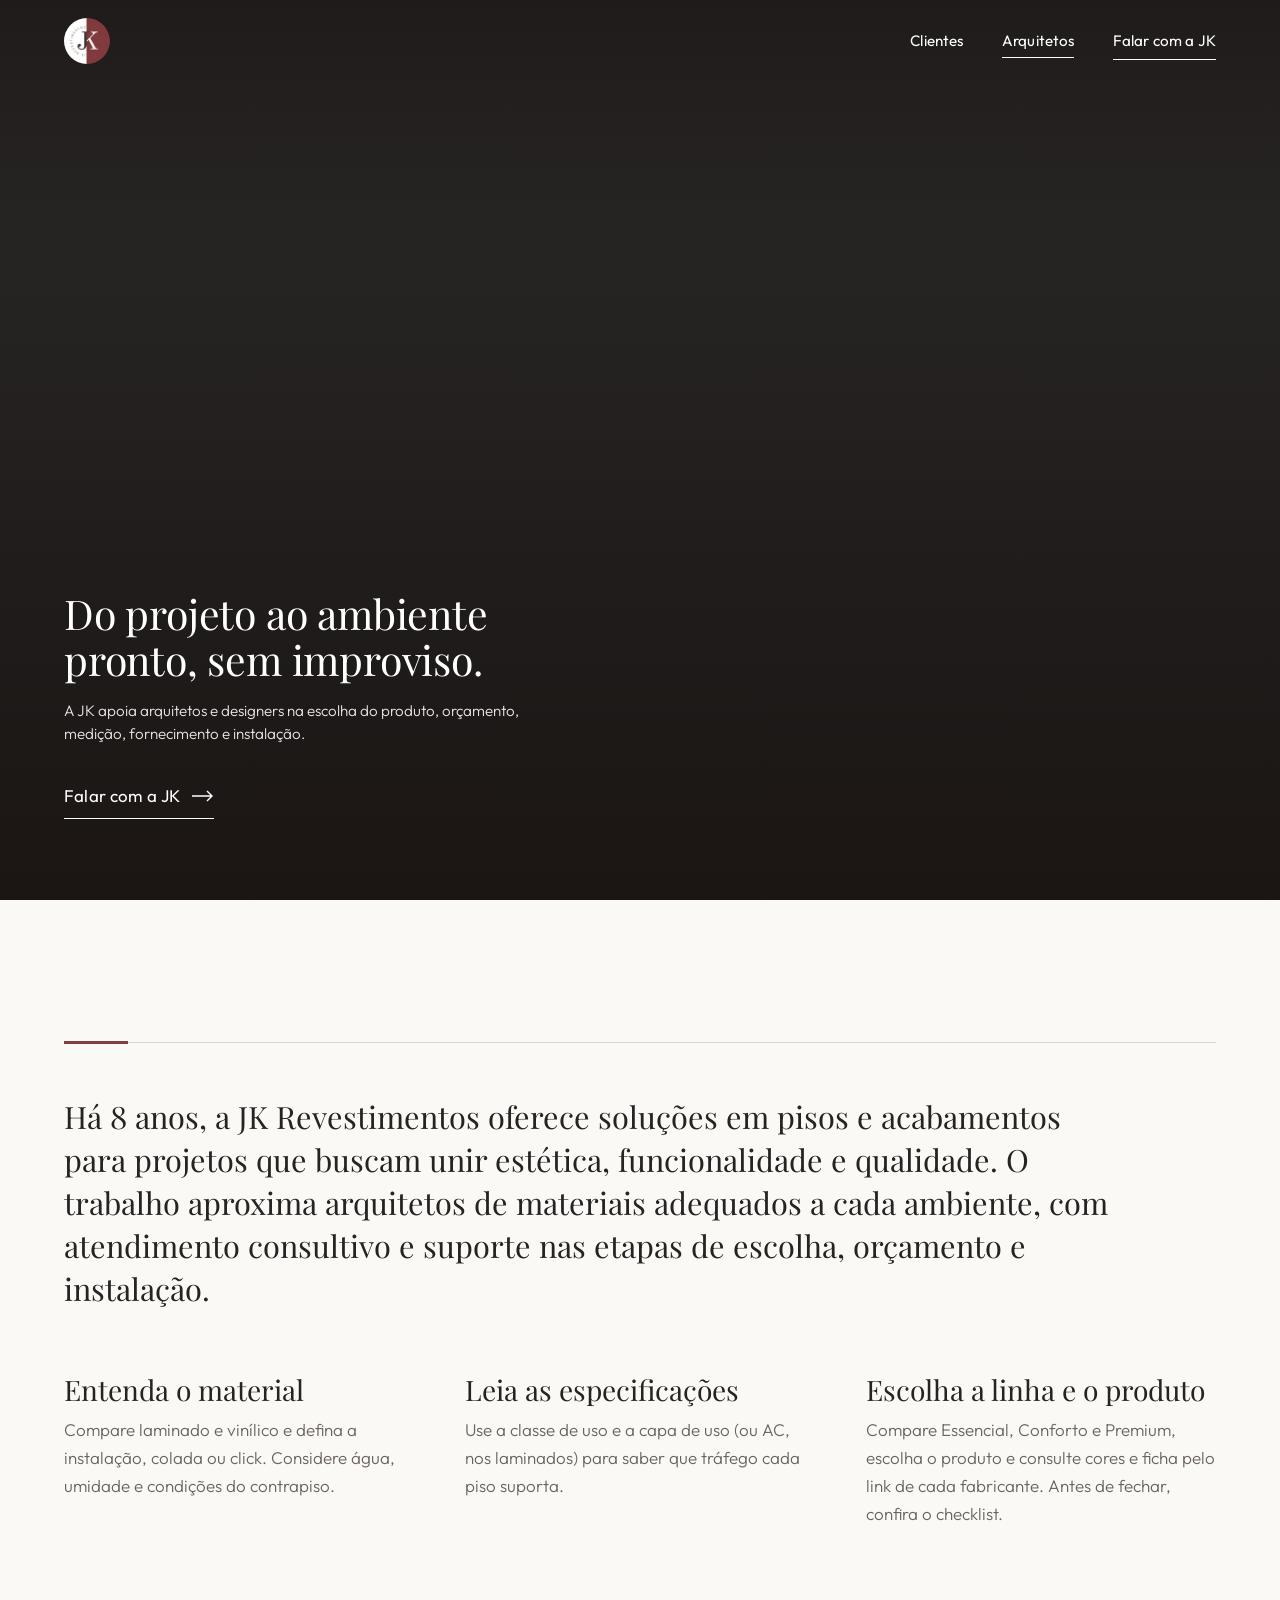
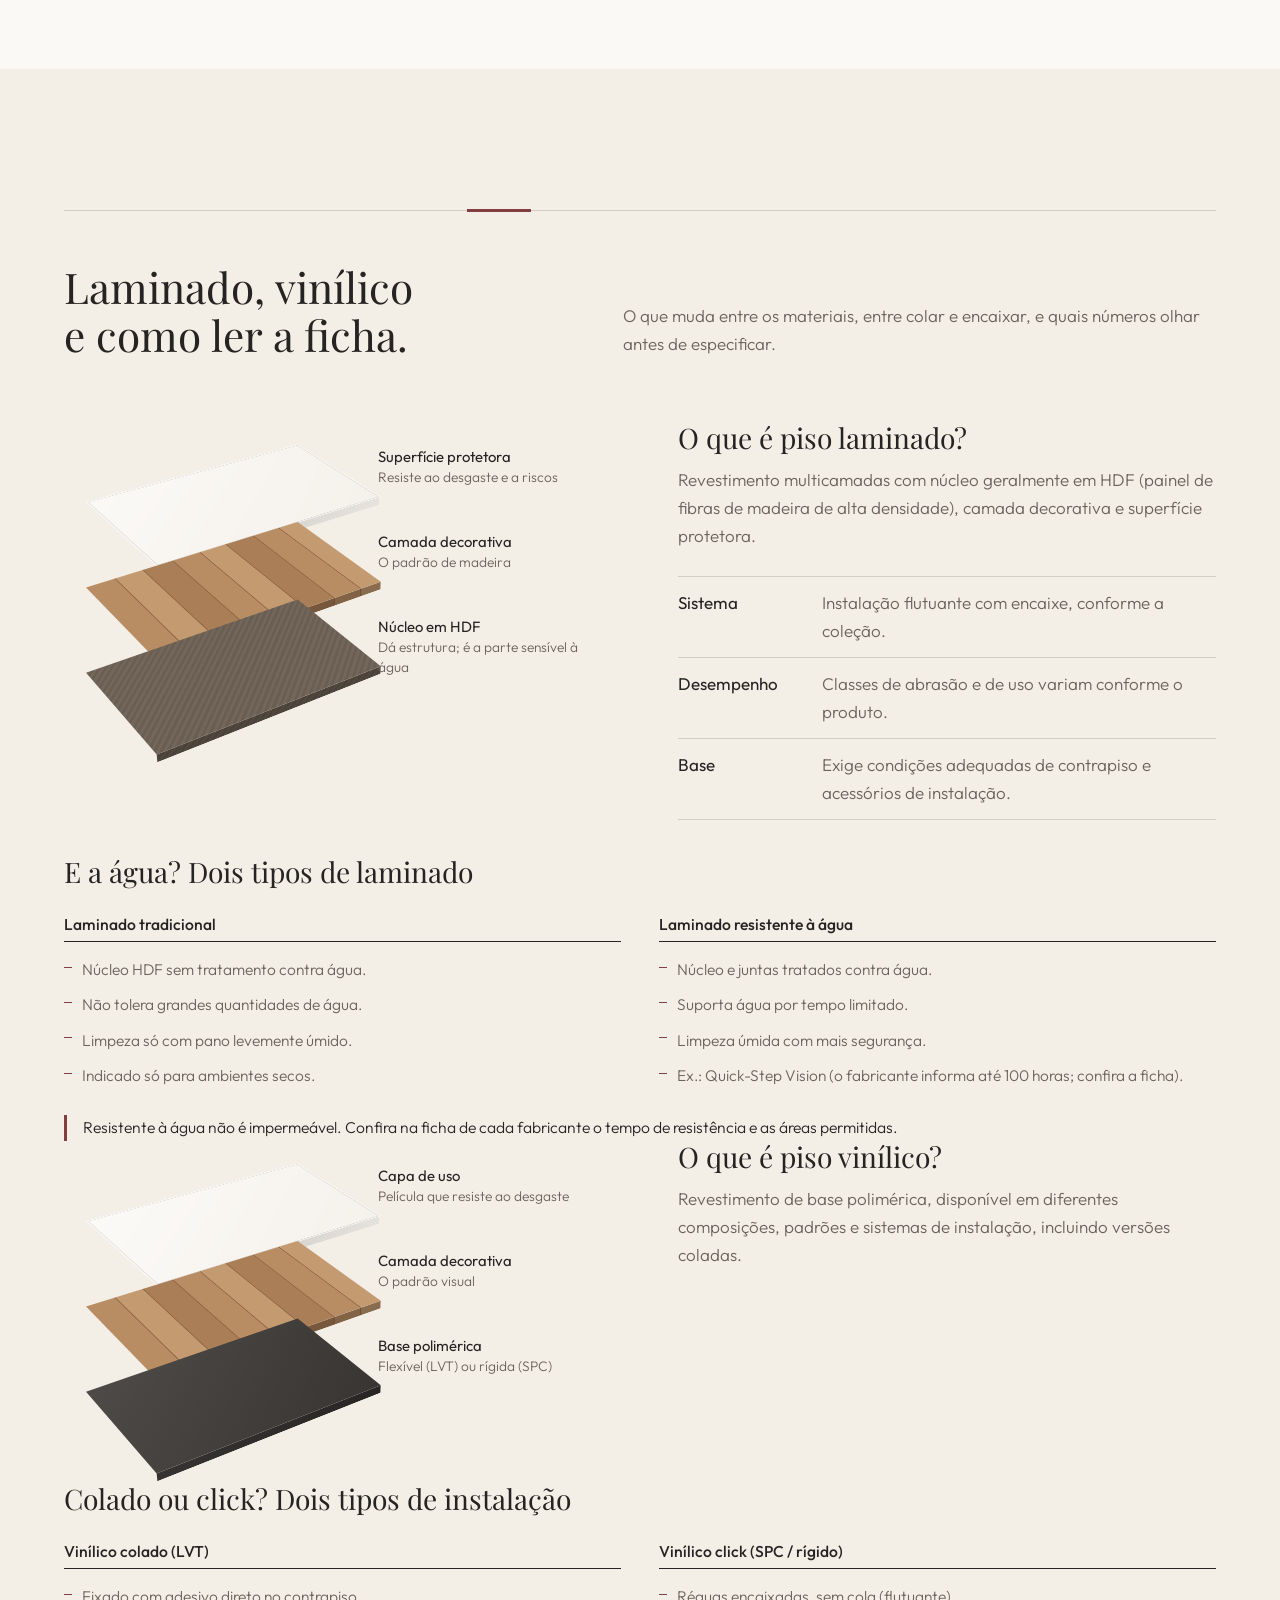
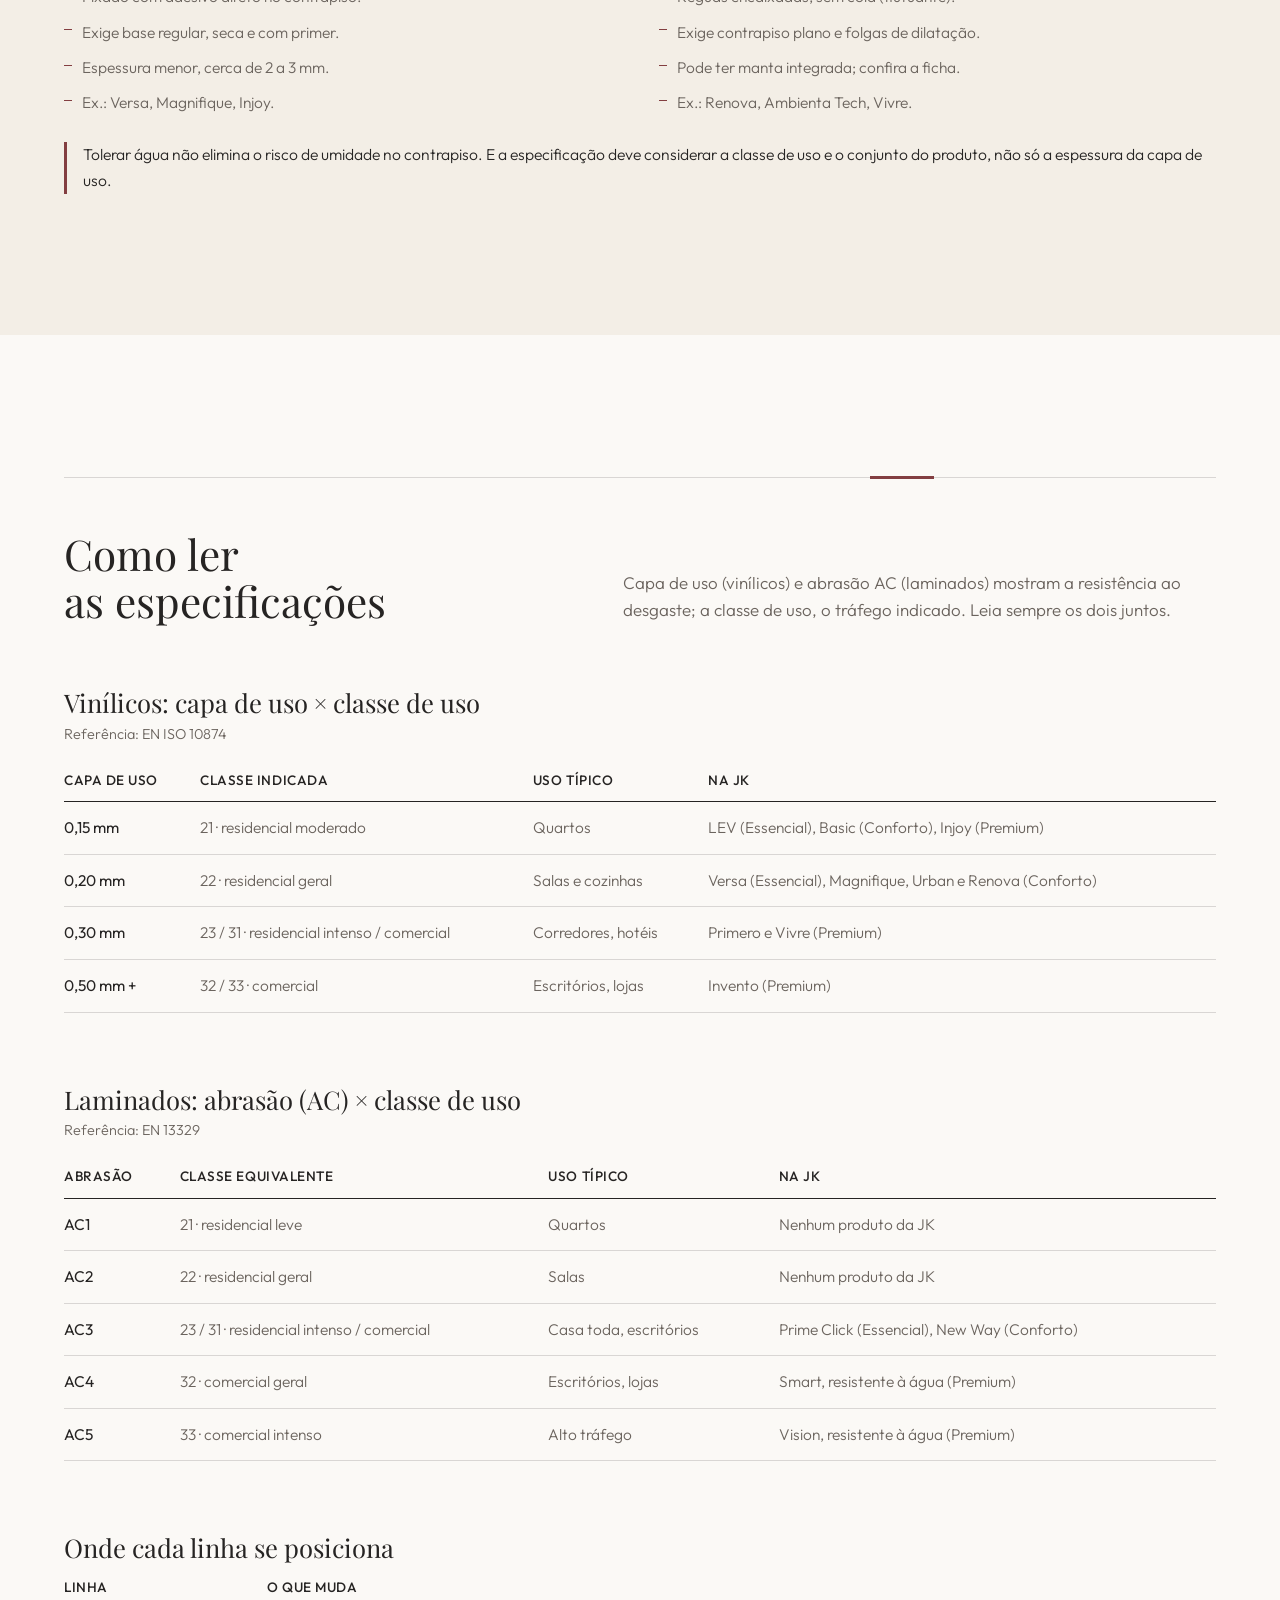
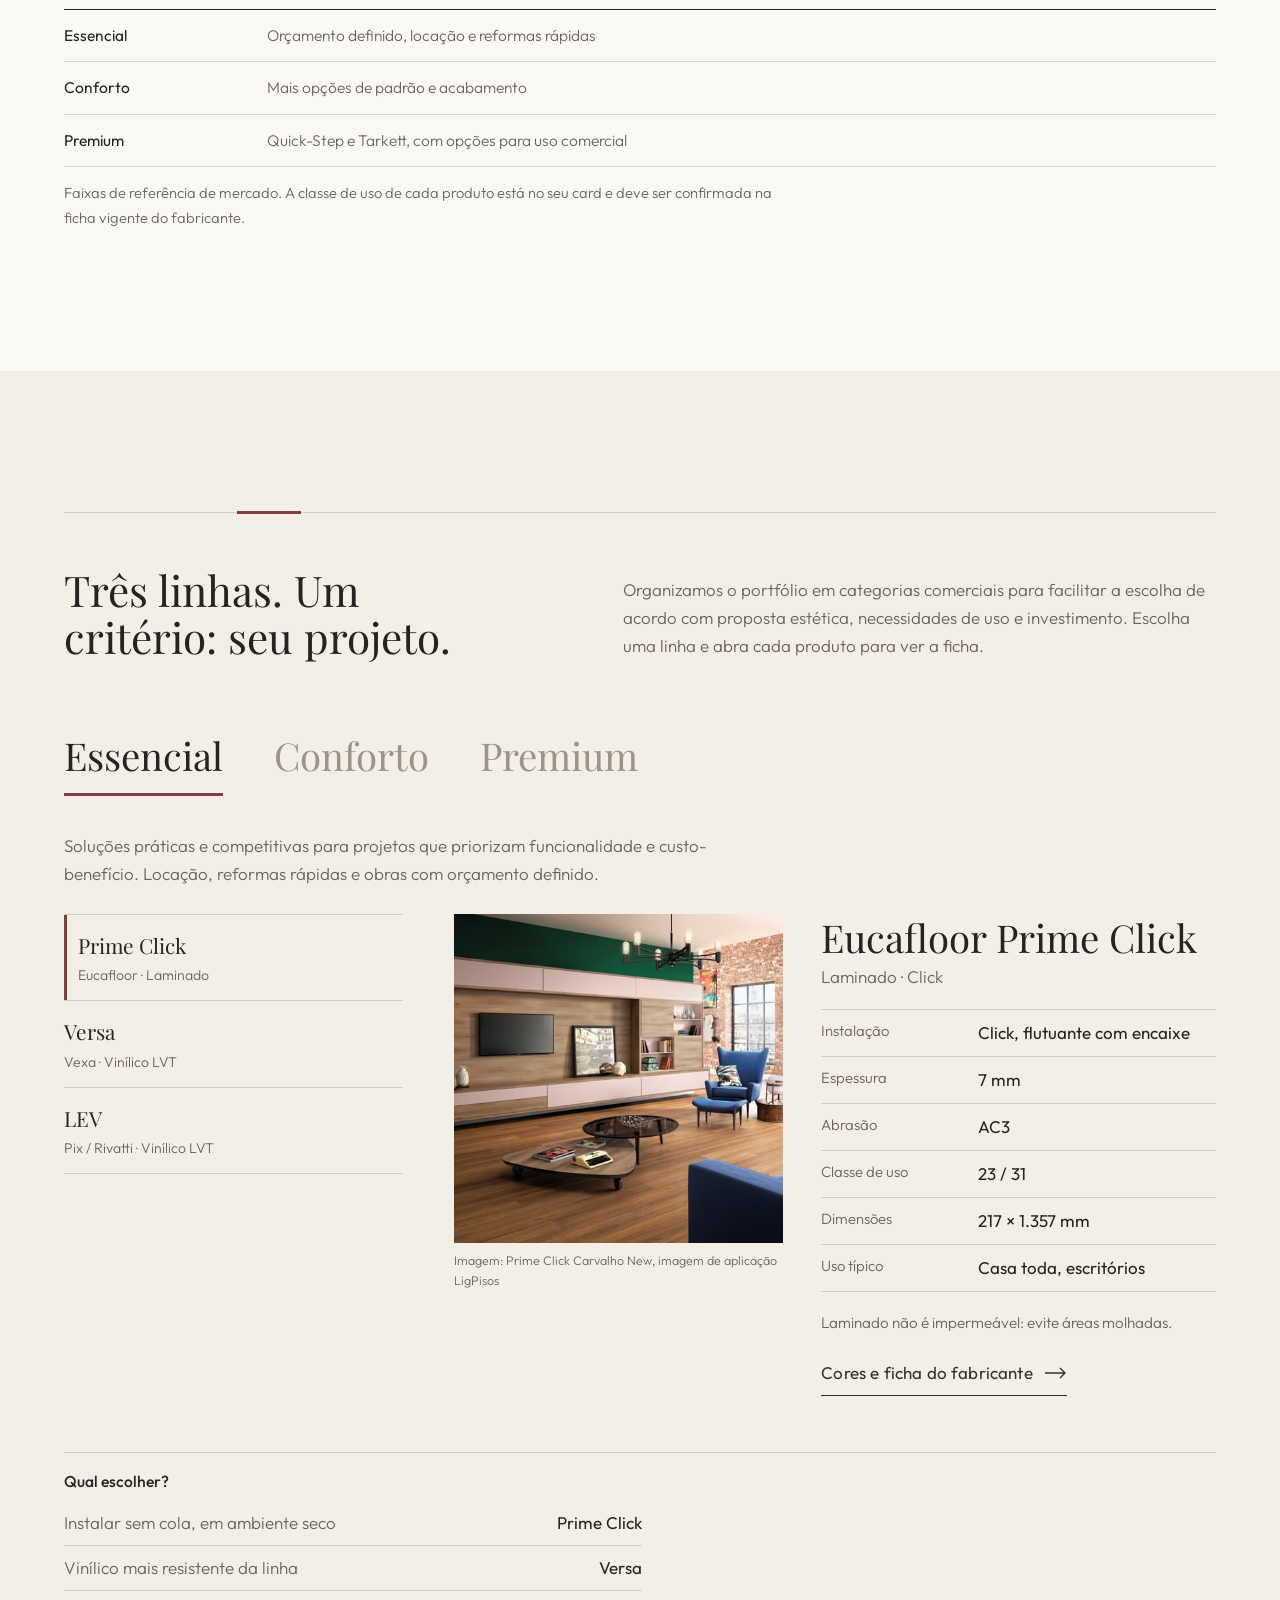
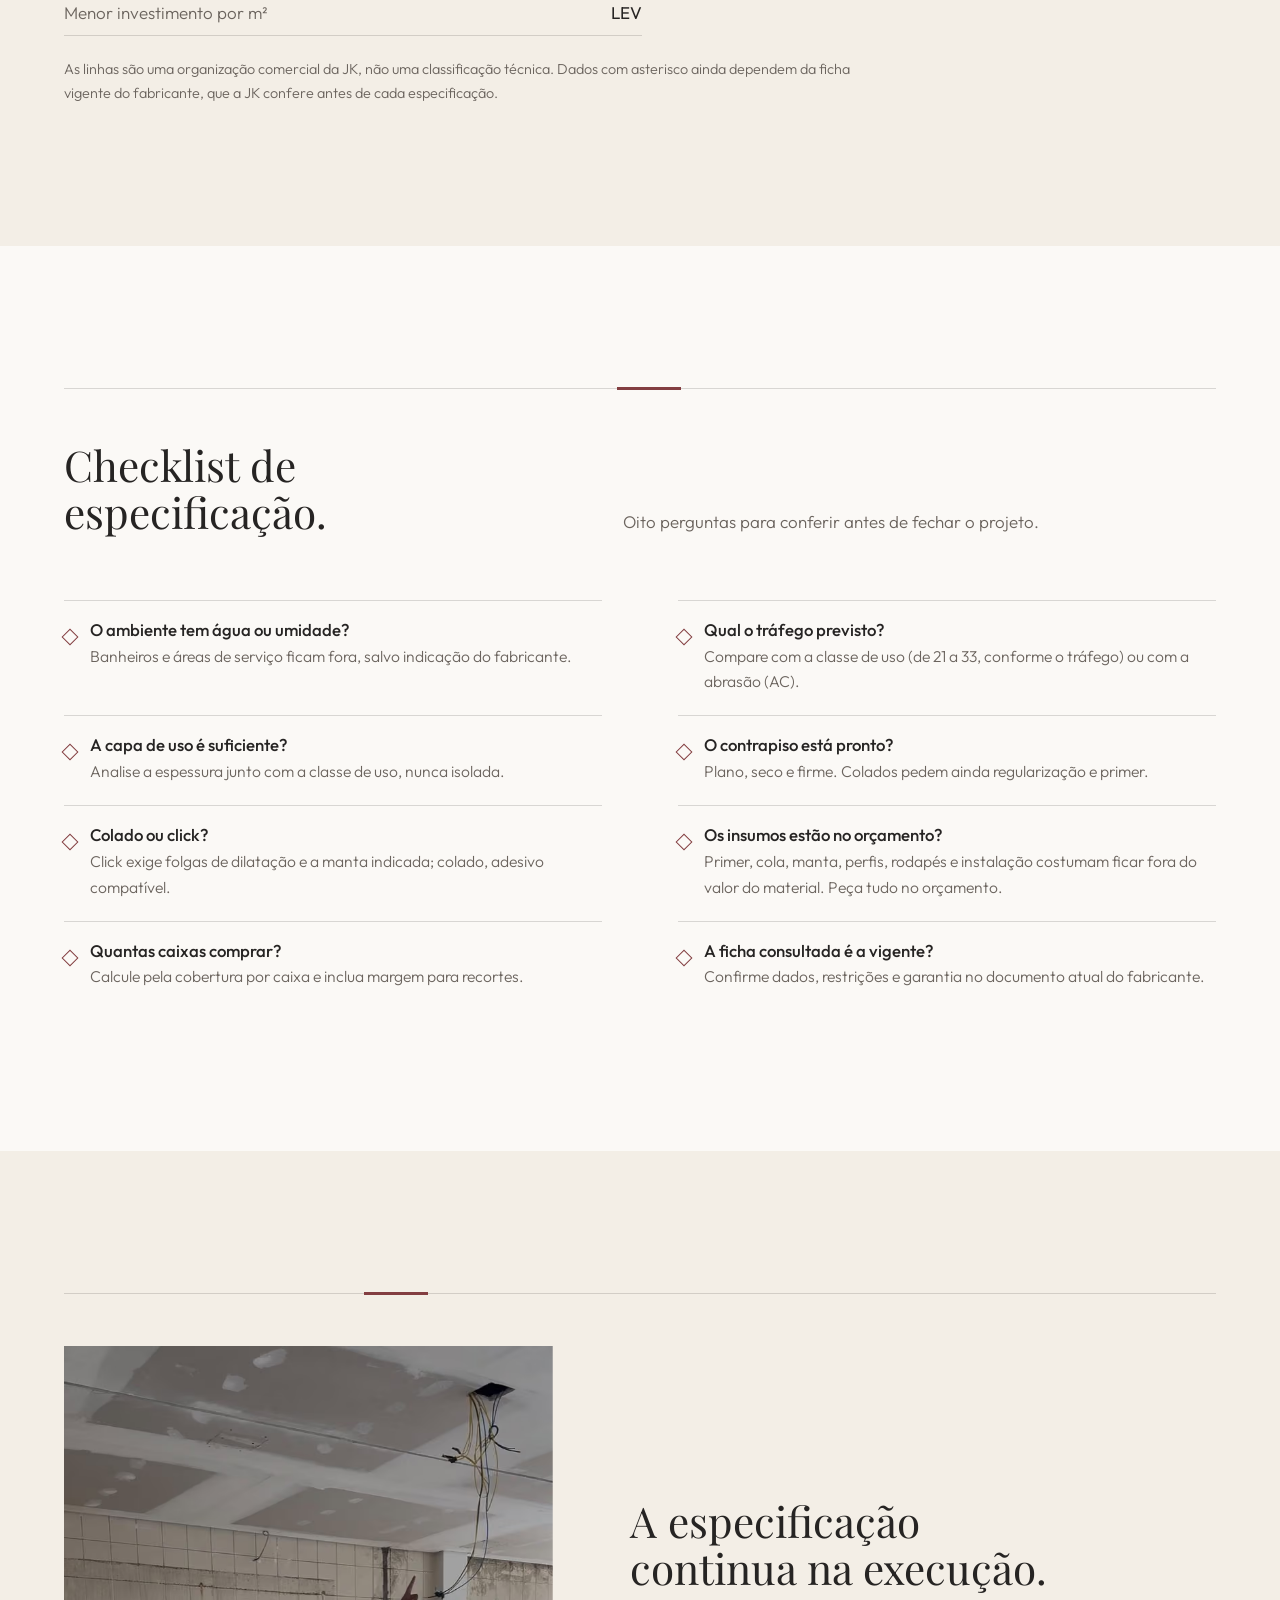
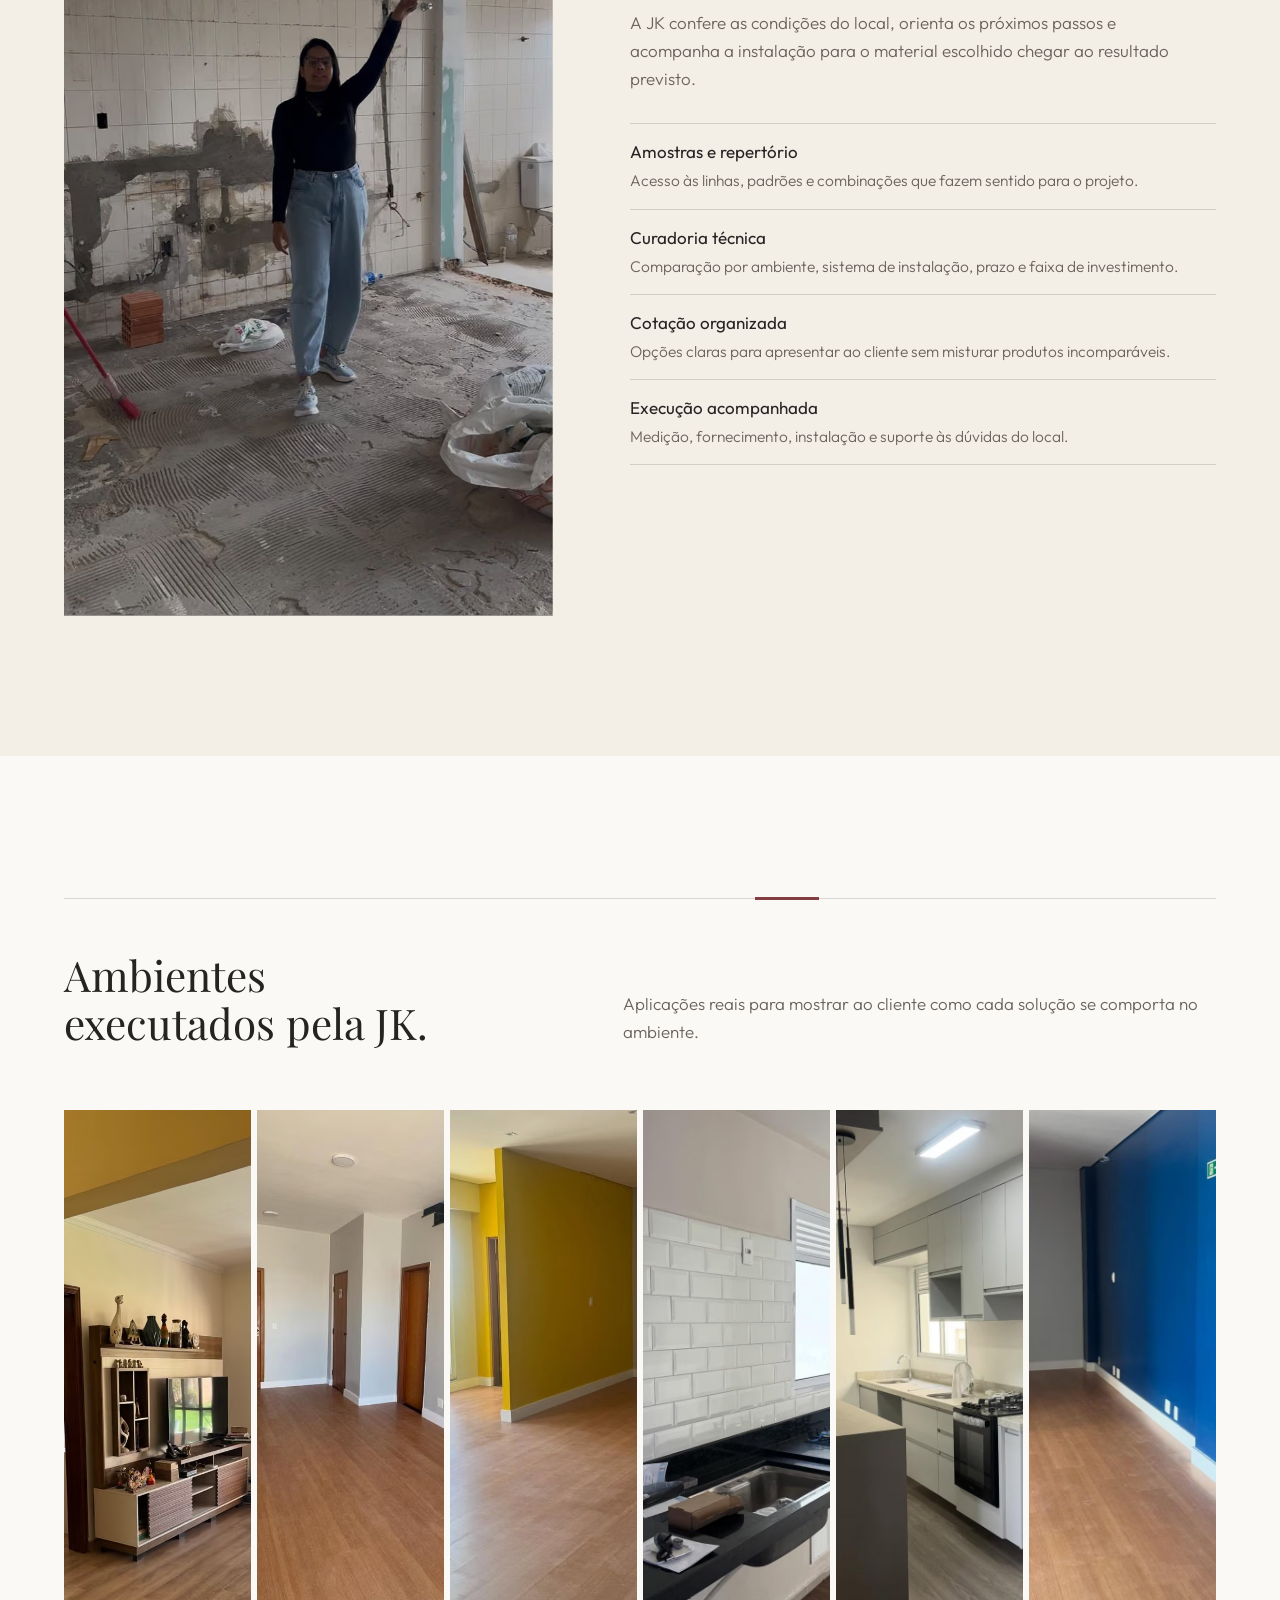
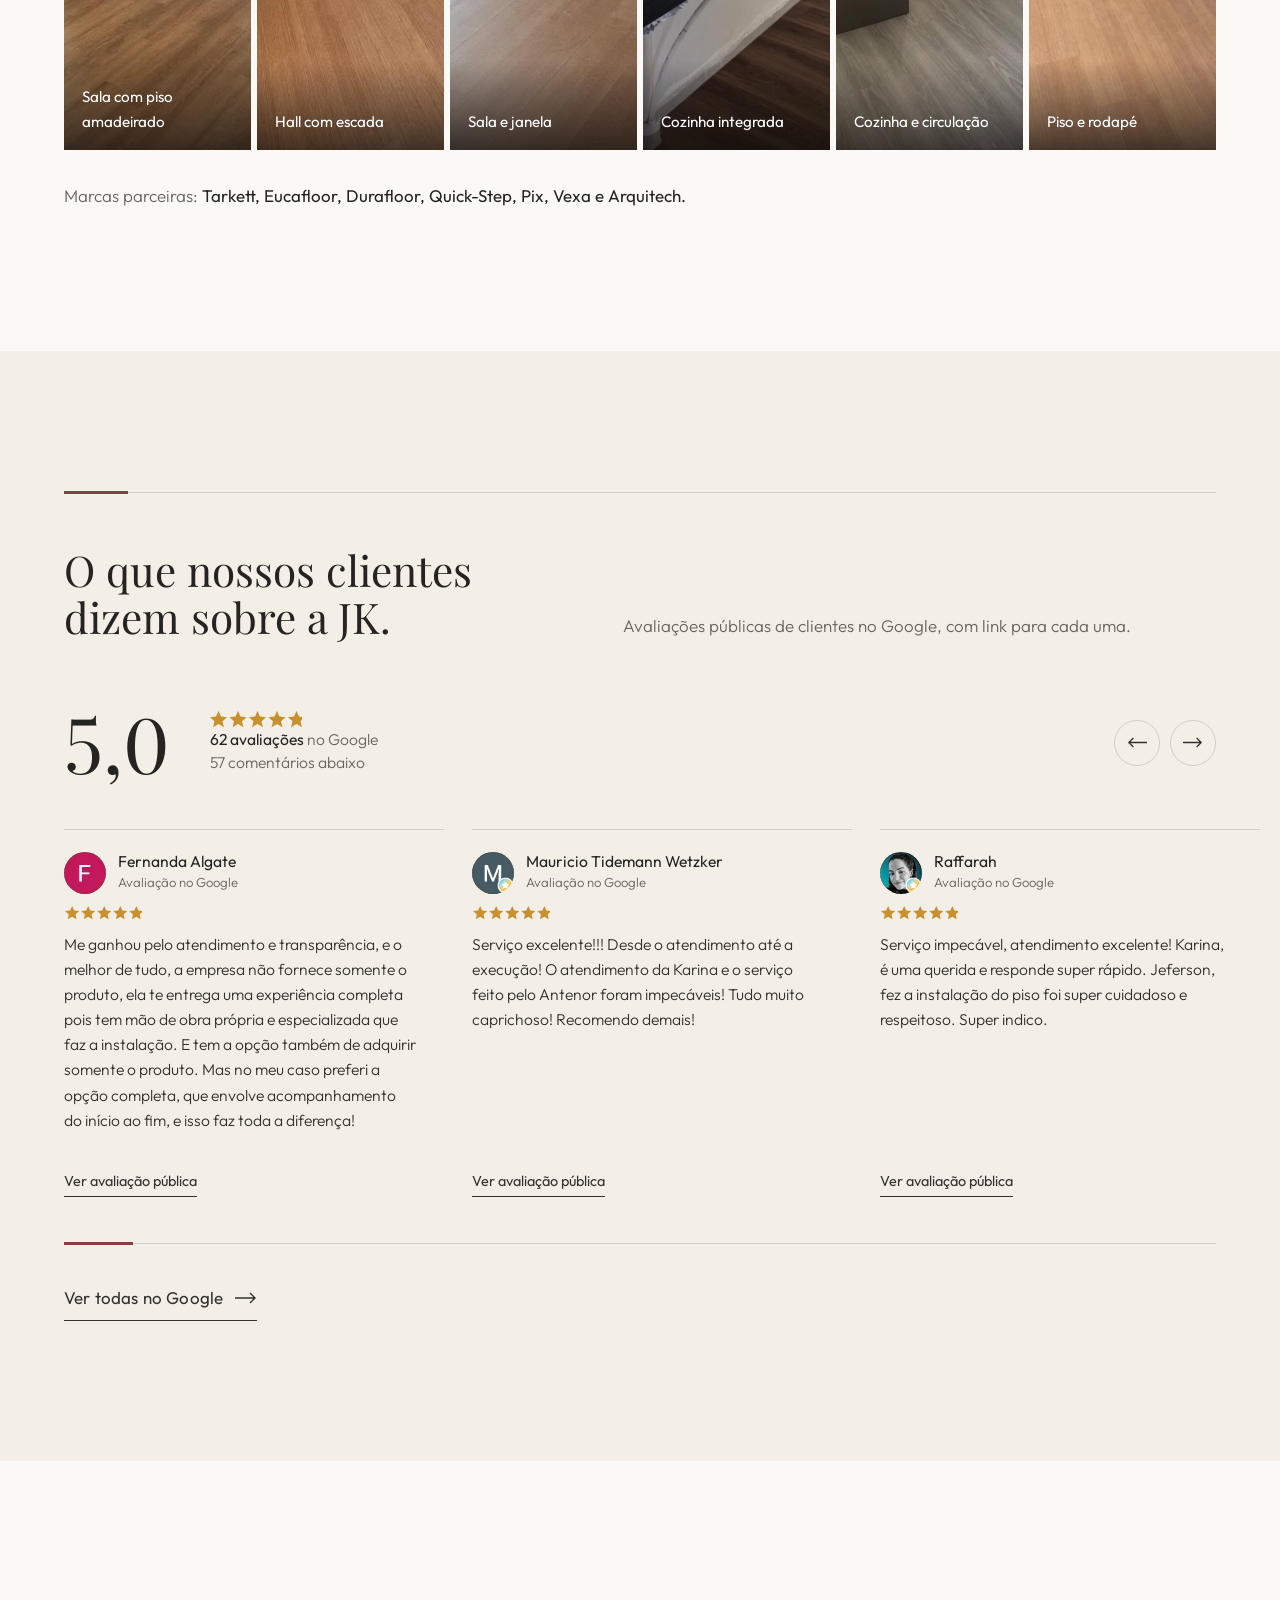
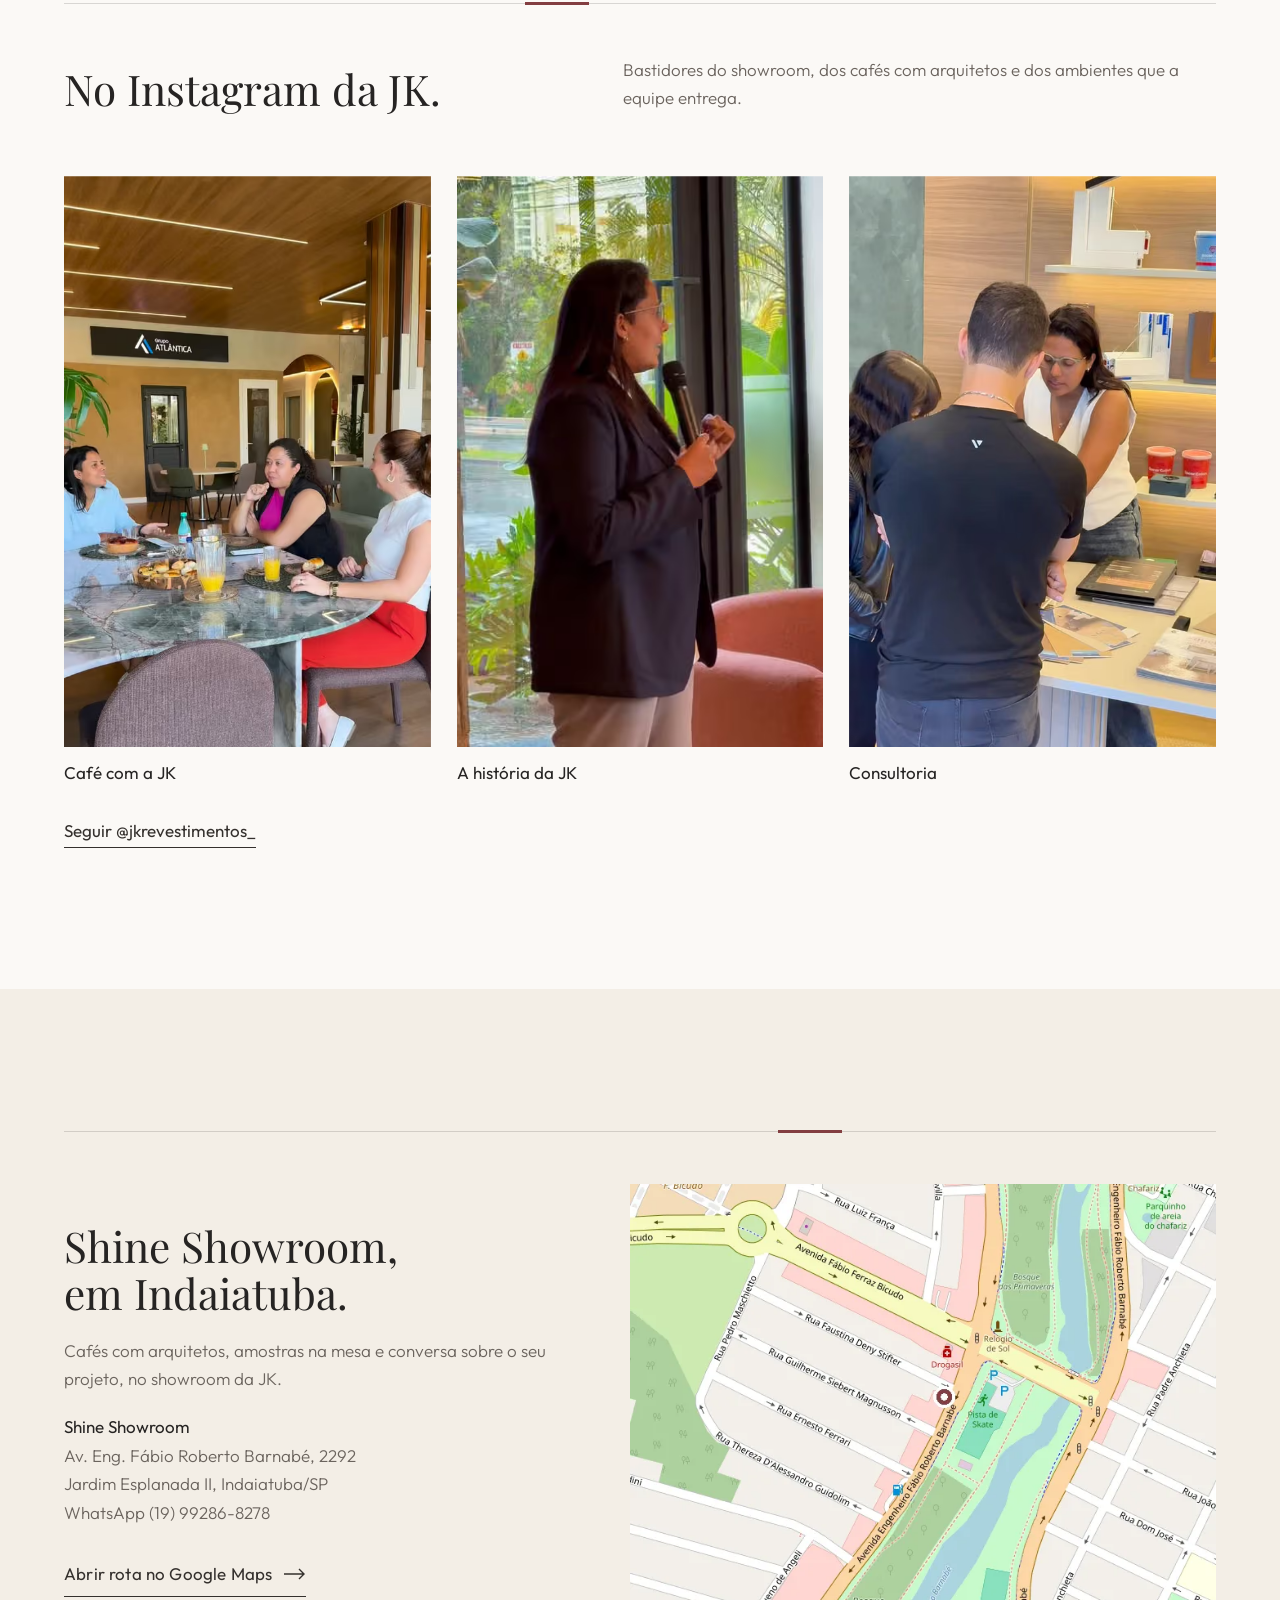
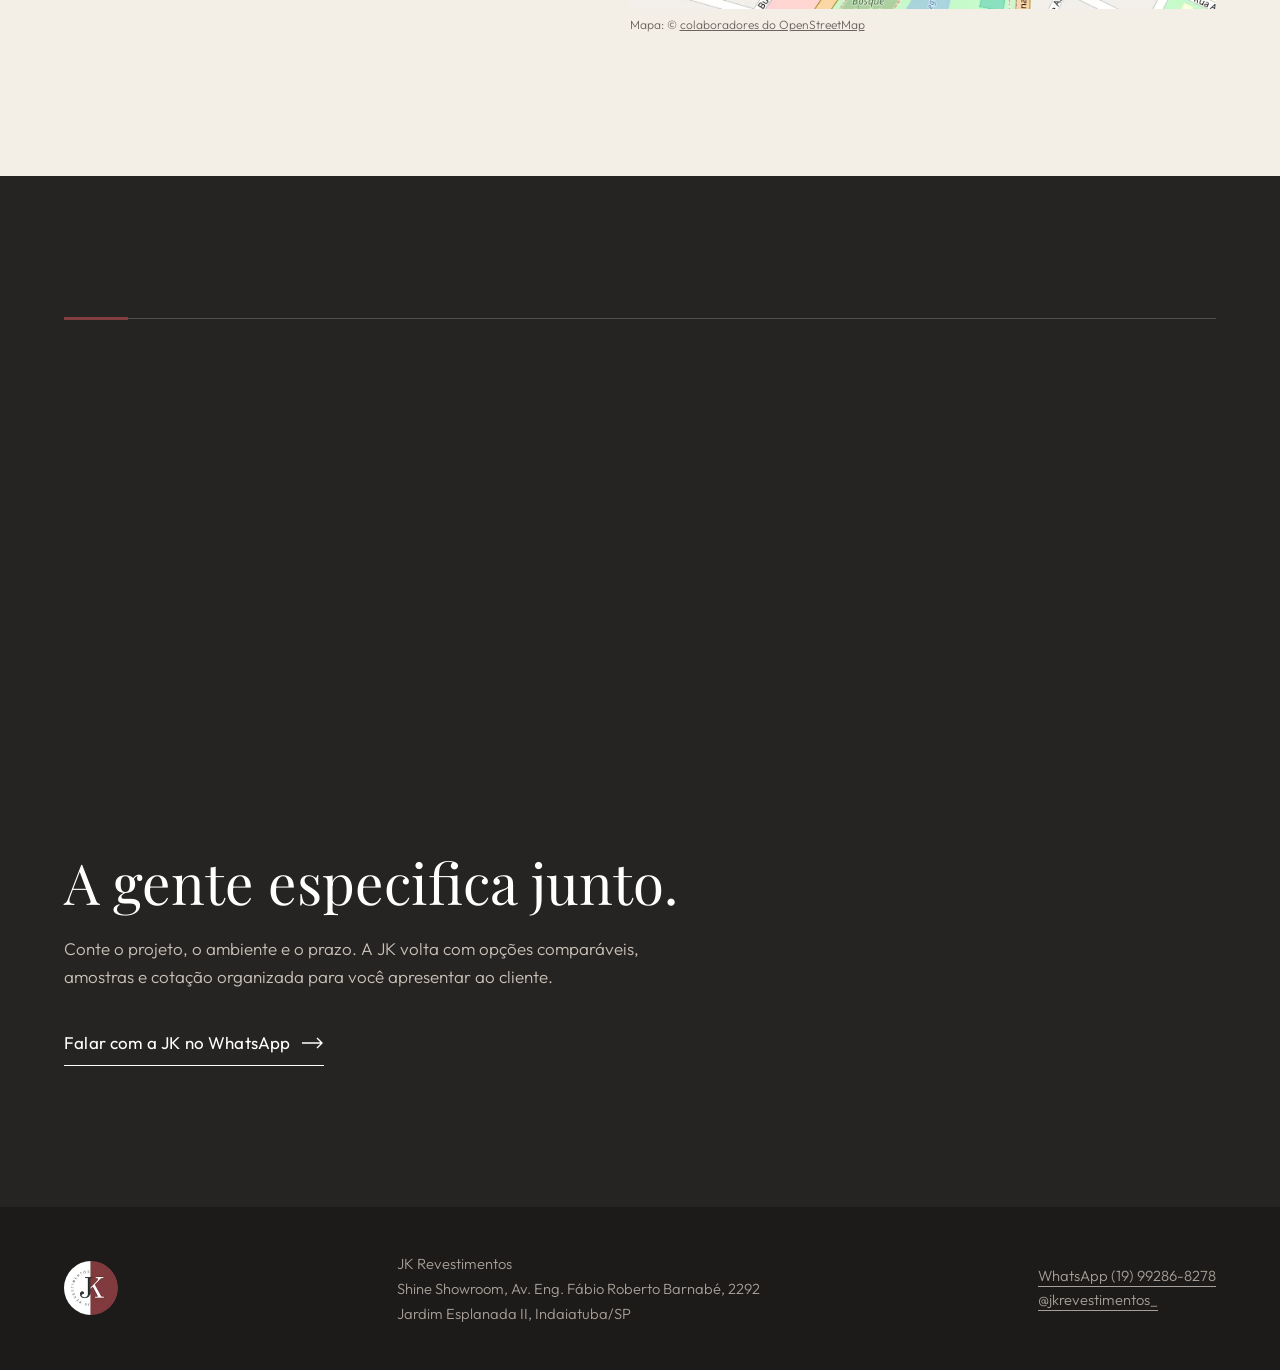
<file: v3/_capas/capa2/arq/index.html>
<!doctype html>
<html lang="pt-BR">
<head>
<meta charset="utf-8">
<meta name="viewport" content="width=device-width,initial-scale=1,viewport-fit=cover">
<title>JK para Arquitetos | Especificação e parceria</title>
<meta name="description" content="A JK apoia arquitetos e designers na escolha do produto, orçamento, medição, fornecimento e instalação de pisos e revestimentos.">
<meta name="robots" content="noindex, nofollow">
<meta name="theme-color" content="#262423">
<link rel="icon" href="../../../favicon-32.png" sizes="32x32">
<link rel="apple-touch-icon" href="../../../apple-touch-icon.png">
<link rel="preload" href="../../../fonts/playfair.woff2" as="font" type="font/woff2" crossorigin>
<link rel="preload" href="../../../fonts/outfit.woff2" as="font" type="font/woff2" crossorigin>
<link rel="preload" as="image" type="image/avif" media="(min-width:768px)" imagesrcset="../../../img/capa2-d-900.avif 900w, ../../../img/capa2-d-1440.avif 1440w" imagesizes="100vw" fetchpriority="high"><link rel="preload" as="image" type="image/avif" media="(max-width:767px)" imagesrcset="../../../img/capa2-m-520.avif 520w, ../../../img/capa2-m-780.avif 780w" imagesizes="100vw" fetchpriority="high">
<link rel="stylesheet" href="../../../style.css">
<script>document.documentElement.className+=" js"</script>
</head>
<body>
<a class="skip" href="#main">Pular para o conteúdo</a>
<svg width="0" height="0" style="position:absolute" aria-hidden="true"><symbol id="star5" viewBox="0 0 92 17"><g fill="currentColor"><path transform="translate(0.0 0)" d="M8.5 0l2.5 5.6 6 .6-4.5 4 1.4 6-5.4-3.2-5.4 3.2 1.4-6-4.5-4 6-.6z"/><path transform="translate(19.5 0)" d="M8.5 0l2.5 5.6 6 .6-4.5 4 1.4 6-5.4-3.2-5.4 3.2 1.4-6-4.5-4 6-.6z"/><path transform="translate(39.0 0)" d="M8.5 0l2.5 5.6 6 .6-4.5 4 1.4 6-5.4-3.2-5.4 3.2 1.4-6-4.5-4 6-.6z"/><path transform="translate(58.5 0)" d="M8.5 0l2.5 5.6 6 .6-4.5 4 1.4 6-5.4-3.2-5.4 3.2 1.4-6-4.5-4 6-.6z"/><path transform="translate(78.0 0)" d="M8.5 0l2.5 5.6 6 .6-4.5 4 1.4 6-5.4-3.2-5.4 3.2 1.4-6-4.5-4 6-.6z"/></g></symbol></svg>
<header class="hdr"><a class="logo" href="../" aria-label="JK Revestimentos, início"><img src="../../../brand/jk-logo-96.webp" width="96" height="96" alt="JK Revestimentos"></a><nav aria-label="Principal"><a class="nav-sec" href="../">Clientes</a><a class="nav-sec" href="./" aria-current="page">Arquitetos</a><a class="hdr-cta" href="https://wa.me/5519992868278?text=Ol%C3%A1%2C%20sou%20arquiteto(a)%20ou%20designer%20e%20quero%20conhecer%20a%20parceria%20da%20JK." target="_blank" rel="noopener">Falar com a JK</a></nav></header><main id="main"><section class="hero" aria-label="Abertura"><picture><source media="(min-width:768px)" type="image/avif" srcset="../../../img/capa2-d-900.avif 900w, ../../../img/capa2-d-1440.avif 1440w" sizes="100vw"><source media="(min-width:768px)" type="image/webp" srcset="../../../img/capa2-d-900.webp 900w, ../../../img/capa2-d-1440.webp 1440w" sizes="100vw"><source type="image/avif" srcset="../../../img/capa2-m-520.avif 520w, ../../../img/capa2-m-780.avif 780w" sizes="100vw"><source type="image/webp" srcset="../../../img/capa2-m-520.webp 520w, ../../../img/capa2-m-780.webp 780w" sizes="100vw"><img src="../../../img/capa2-m-780.jpg" width="780" height="1513" alt="Hall com piso amadeirado contínuo e rodapé branco" fetchpriority="high" decoding="async" style="object-position:44% 60%"></picture><style>@media(min-width:768px){.hero picture img{object-position:center 68%!important}}</style><div class="planks" aria-hidden="true"><span style="--w:11;--d:0.0s"></span><span style="--w:9;--d:0.34s"></span><span style="--w:13;--d:0.12s"></span><span style="--w:10;--d:0.46s"></span><span style="--w:12;--d:0.06s"></span><span style="--w:9;--d:0.4s"></span><span style="--w:11;--d:0.18s"></span><span style="--w:13;--d:0.52s"></span><span style="--w:12;--d:0.26s"></span></div><div class="hero-in"><h1>Do projeto ao ambiente pronto, sem improviso.</h1><p class="lead">A JK apoia arquitetos e designers na escolha do produto, orçamento, medição, fornecimento e instalação.</p><a class="cta draw" href="https://wa.me/5519992868278?text=Ol%C3%A1%2C%20sou%20arquiteto(a)%20ou%20designer%20e%20quero%20conhecer%20a%20parceria%20da%20JK." target="_blank" rel="noopener">Falar com a JK<svg viewBox="0 0 22 12" fill="none" stroke="currentColor" stroke-width="1.4" aria-hidden="true"><path d="M0 6h20M15 1l5 5-5 5"/></svg></a></div></section><section class="sec" id="parceria" aria-labelledby="t-par"><div class="wrap"><div class="joint" aria-hidden="true"><i style="--at:0"></i></div><h2 id="t-par" class="sr">Mais que revestimentos</h2><p class="lead-text rv">Há 8 anos, a JK Revestimentos oferece soluções em pisos e acabamentos para projetos que buscam unir estética, funcionalidade e qualidade. O trabalho aproxima arquitetos de materiais adequados a cada ambiente, com atendimento consultivo e suporte nas etapas de escolha, orçamento e instalação.</p><div class="guide"><div class="rv" style="--rd:0.0s"><h3>Entenda o material</h3><p>Compare laminado e vinílico e defina a instalação, colada ou click. Considere água, umidade e condições do contrapiso.</p></div><div class="rv" style="--rd:0.12s"><h3>Leia as especificações</h3><p>Use a classe de uso e a capa de uso (ou AC, nos laminados) para saber que tráfego cada piso suporta.</p></div><div class="rv" style="--rd:0.24s"><h3>Escolha a linha e o produto</h3><p>Compare Essencial, Conforto e Premium, escolha o produto e consulte cores e ficha pelo link de cada fabricante. Antes de fechar, confira o checklist.</p></div></div></div></section><section class="sec ivory" id="tecnico" aria-labelledby="t-tec"><div class="wrap"><div class="joint" aria-hidden="true"><i style="--at:35%"></i></div><div class="head rv"><h2 id="t-tec">Laminado, vinílico e como ler a ficha.</h2><p>O que muda entre os materiais, entre colar e encaixar, e quais números olhar antes de especificar.</p></div><div class="mat"><div class="rv"><div class="stack" role="img" aria-label="Camadas do piso, de cima para baixo: Superfície protetora, Camada decorativa, Núcleo em HDF"><div class="layer l-top" style="--i:0" aria-hidden="true"></div><div class="stack-lab" style="--i:0" aria-hidden="true"><b>Superfície protetora</b><span>Resiste ao desgaste e a riscos</span></div><div class="layer l-deco" style="--i:1" aria-hidden="true"></div><div class="stack-lab" style="--i:1" aria-hidden="true"><b>Camada decorativa</b><span>O padrão de madeira</span></div><div class="layer l-core" style="--i:2" aria-hidden="true"></div><div class="stack-lab" style="--i:2" aria-hidden="true"><b>Núcleo em HDF</b><span>Dá estrutura; é a parte sensível à água</span></div></div></div><div class="rv"><h3>O que é piso laminado?</h3><p class="intro">Revestimento multicamadas com núcleo geralmente em HDF (painel de fibras de madeira de alta densidade), camada decorativa e superfície protetora.</p><ul class="facts"><li><b>Sistema</b><span>Instalação flutuante com encaixe, conforme a coleção.</span></li><li><b>Desempenho</b><span>Classes de abrasão e de uso variam conforme o produto.</span></li><li><b>Base</b><span>Exige condições adequadas de contrapiso e acessórios de instalação.</span></li></ul></div></div><div class="rv" style="margin-top:36px"><h3 style="font-size:clamp(1.4rem,2.2vw,1.9rem)">E a água? Dois tipos de laminado</h3><div class="opt"><div><h4>Laminado tradicional</h4><ul><li>Núcleo HDF sem tratamento contra água.</li><li>Não tolera grandes quantidades de água.</li><li>Limpeza só com pano levemente úmido.</li><li>Indicado só para ambientes secos.</li></ul></div><div><h4>Laminado resistente à água</h4><ul><li>Núcleo e juntas tratados contra água.</li><li>Suporta água por tempo limitado.</li><li>Limpeza úmida com mais segurança.</li><li>Ex.: Quick-Step Vision (o fabricante informa até 100 horas; confira a ficha).</li></ul></div></div><p class="warn">Resistente à água não é impermeável. Confira na ficha de cada fabricante o tempo de resistência e as áreas permitidas.</p></div><div class="mat"><div class="rv"><div class="stack" role="img" aria-label="Camadas do piso, de cima para baixo: Capa de uso, Camada decorativa, Base polimérica"><div class="layer l-cap" style="--i:0" aria-hidden="true"></div><div class="stack-lab" style="--i:0" aria-hidden="true"><b>Capa de uso</b><span>Película que resiste ao desgaste</span></div><div class="layer l-deco" style="--i:1" aria-hidden="true"></div><div class="stack-lab" style="--i:1" aria-hidden="true"><b>Camada decorativa</b><span>O padrão visual</span></div><div class="layer l-base" style="--i:2" aria-hidden="true"></div><div class="stack-lab" style="--i:2" aria-hidden="true"><b>Base polimérica</b><span>Flexível (LVT) ou rígida (SPC)</span></div></div></div><div class="rv"><h3>O que é piso vinílico?</h3><p class="intro">Revestimento de base polimérica, disponível em diferentes composições, padrões e sistemas de instalação, incluindo versões coladas.</p></div></div><div class="rv" style="margin-top:36px"><h3 style="font-size:clamp(1.4rem,2.2vw,1.9rem)">Colado ou click? Dois tipos de instalação</h3><div class="opt"><div><h4>Vinílico colado (LVT)</h4><ul><li>Fixado com adesivo direto no contrapiso.</li><li>Exige base regular, seca e com primer.</li><li>Espessura menor, cerca de 2 a 3 mm.</li><li>Ex.: Versa, Magnifique, Injoy.</li></ul></div><div><h4>Vinílico click (SPC / rígido)</h4><ul><li>Réguas encaixadas, sem cola (flutuante).</li><li>Exige contrapiso plano e folgas de dilatação.</li><li>Pode ter manta integrada; confira a ficha.</li><li>Ex.: Renova, Ambienta Tech, Vivre.</li></ul></div></div><p class="warn">Tolerar água não elimina o risco de umidade no contrapiso. E a especificação deve considerar a classe de uso e o conjunto do produto, não só a espessura da capa de uso.</p></div></div></section><section class="sec" id="ler" aria-labelledby="t-ler"><div class="wrap"><div class="joint" aria-hidden="true"><i style="--at:70%"></i></div><div class="head rv"><h2 id="t-ler">Como ler as especificações</h2><p>Capa de uso (vinílicos) e abrasão AC (laminados) mostram a resistência ao desgaste; a classe de uso, o tráfego indicado. Leia sempre os dois juntos.</p></div><div class="rv"><h3 class="tbl-title" style="margin-top:0">Vinílicos: capa de uso × classe de uso</h3><p class="tbl-ref">Referência: EN ISO 10874</p><table><thead><tr><th>Capa de uso</th><th>Classe indicada</th><th>Uso típico</th><th>Na JK</th></tr></thead><tbody><tr><td data-l="Capa de uso">0,15 mm</td><td data-l="Classe indicada">21 · residencial moderado</td><td data-l="Uso típico">Quartos</td><td data-l="Na JK">LEV (Essencial), Basic (Conforto), Injoy (Premium)</td></tr><tr><td data-l="Capa de uso">0,20 mm</td><td data-l="Classe indicada">22 · residencial geral</td><td data-l="Uso típico">Salas e cozinhas</td><td data-l="Na JK">Versa (Essencial), Magnifique, Urban e Renova (Conforto)</td></tr><tr><td data-l="Capa de uso">0,30 mm</td><td data-l="Classe indicada">23 / 31 · residencial intenso / comercial</td><td data-l="Uso típico">Corredores, hotéis</td><td data-l="Na JK">Primero e Vivre (Premium)</td></tr><tr><td data-l="Capa de uso">0,50 mm +</td><td data-l="Classe indicada">32 / 33 · comercial</td><td data-l="Uso típico">Escritórios, lojas</td><td data-l="Na JK">Invento (Premium)</td></tr></tbody></table></div><div class="rv"><h3 class="tbl-title">Laminados: abrasão (AC) × classe de uso</h3><p class="tbl-ref">Referência: EN 13329</p><table><thead><tr><th>Abrasão</th><th>Classe equivalente</th><th>Uso típico</th><th>Na JK</th></tr></thead><tbody><tr><td data-l="Abrasão">AC1</td><td data-l="Classe equivalente">21 · residencial leve</td><td data-l="Uso típico">Quartos</td><td data-l="Na JK">Nenhum produto da JK</td></tr><tr><td data-l="Abrasão">AC2</td><td data-l="Classe equivalente">22 · residencial geral</td><td data-l="Uso típico">Salas</td><td data-l="Na JK">Nenhum produto da JK</td></tr><tr><td data-l="Abrasão">AC3</td><td data-l="Classe equivalente">23 / 31 · residencial intenso / comercial</td><td data-l="Uso típico">Casa toda, escritórios</td><td data-l="Na JK">Prime Click (Essencial), New Way (Conforto)</td></tr><tr><td data-l="Abrasão">AC4</td><td data-l="Classe equivalente">32 · comercial geral</td><td data-l="Uso típico">Escritórios, lojas</td><td data-l="Na JK">Smart, resistente à água (Premium)</td></tr><tr><td data-l="Abrasão">AC5</td><td data-l="Classe equivalente">33 · comercial intenso</td><td data-l="Uso típico">Alto tráfego</td><td data-l="Na JK">Vision, resistente à água (Premium)</td></tr></tbody></table></div><div class="rv"><h3 class="tbl-title">Onde cada linha se posiciona</h3><table><thead><tr><th>Linha</th><th>O que muda</th></tr></thead><tbody><tr><td data-l="Linha">Essencial</td><td data-l="O que muda">Orçamento definido, locação e reformas rápidas</td></tr><tr><td data-l="Linha">Conforto</td><td data-l="O que muda">Mais opções de padrão e acabamento</td></tr><tr><td data-l="Linha">Premium</td><td data-l="O que muda">Quick-Step e Tarkett, com opções para uso comercial</td></tr></tbody></table><p class="tbl-note">Faixas de referência de mercado. A classe de uso de cada produto está no seu card e deve ser confirmada na ficha vigente do fabricante.</p></div></div></section><section class="sec ivory" id="linhas" aria-labelledby="t-lin"><div class="wrap" data-exp><div class="joint" aria-hidden="true"><i style="--at:15%"></i></div><div class="head rv"><h2 id="t-lin">Três linhas. Um critério: seu projeto.</h2><p>Organizamos o portfólio em categorias comerciais para facilitar a escolha de acordo com proposta estética, necessidades de uso e investimento. Escolha uma linha e abra cada produto para ver a ficha.</p></div><div class="tabs rv" role="group" aria-label="Linhas"><button type="button" data-tier-btn aria-pressed="true">Essencial</button><button type="button" data-tier-btn aria-pressed="false">Conforto</button><button type="button" data-tier-btn aria-pressed="false">Premium</button></div><div data-tier><p class="tier-intro">Soluções práticas e competitivas para projetos que priorizam funcionalidade e custo-benefício. Locação, reformas rápidas e obras com orçamento definido.</p><div class="exp"><div class="plist" role="group" aria-label="Produtos da linha Essencial"><button type="button" data-prod-btn aria-pressed="true"><b>Prime Click</b><span>Eucafloor · Laminado</span></button><button type="button" data-prod-btn aria-pressed="false"><b>Versa</b><span>Vexa · Vinílico LVT</span></button><button type="button" data-prod-btn aria-pressed="false"><b>LEV</b><span>Pix / Rivatti · Vinílico LVT</span></button></div><div><div class="pnl"><div><div class="ph"><picture><source type="image/avif" srcset="../../../img/p-prime-480.avif 480w, ../../../img/p-prime-800.avif 800w" sizes="(min-width:900px) 28vw, 100vw"><source type="image/webp" srcset="../../../img/p-prime-480.webp 480w, ../../../img/p-prime-800.webp 800w" sizes="(min-width:900px) 28vw, 100vw"><img src="../../../img/p-prime-800.webp" srcset="../../../img/p-prime-480.webp 480w, ../../../img/p-prime-800.webp 800w" sizes="(min-width:900px) 28vw, 100vw" width="800" height="800" alt="Sala ampla com piso laminado Eucafloor Prime Click Carvalho New em destaque" loading="lazy" decoding="async"></picture></div><p class="cred">Imagem: Prime Click Carvalho New, imagem de aplicação LigPisos</p></div><div><h4>Eucafloor Prime Click</h4><p class="sub">Laminado · Click</p><dl><div><dt>Instalação</dt><dd>Click, flutuante com encaixe</dd></div><div><dt>Espessura</dt><dd>7 mm</dd></div><div><dt>Abrasão</dt><dd>AC3</dd></div><div><dt>Classe de uso</dt><dd>23 / 31</dd></div><div><dt>Dimensões</dt><dd>217 × 1.357 mm</dd></div><div><dt>Uso típico</dt><dd>Casa toda, escritórios</dd></div></dl><p class="note">Laminado não é impermeável: evite áreas molhadas.</p><a class="cta" href="https://www.eucatex.com.br/pisos/produto/pisos-laminados/eucafloor-prime-click" target="_blank" rel="noopener">Cores e ficha do fabricante<svg viewBox="0 0 22 12" fill="none" stroke="currentColor" stroke-width="1.4" aria-hidden="true"><path d="M0 6h20M15 1l5 5-5 5"/></svg></a></div></div><div class="pnl one"><div><h4>Vexa Versa</h4><p class="sub">Vinílico LVT · Colado</p><dl><div><dt>Instalação</dt><dd>Colado, adesivo direto no contrapiso</dd></div><div><dt>Espessura</dt><dd>2 mm</dd></div><div><dt>Capa de uso</dt><dd>0,20 mm</dd></div><div><dt>Classe de uso</dt><dd>22</dd></div><div><dt>Dimensões</dt><dd>240 × 1.400 mm</dd></div><div><dt>Uso típico</dt><dd>Salas e cozinhas</dd></div></dl><a class="cta" href="https://vexarevestimentosvinilicos.com.br/lvt-versa/" target="_blank" rel="noopener">Cores e ficha do fabricante<svg viewBox="0 0 22 12" fill="none" stroke="currentColor" stroke-width="1.4" aria-hidden="true"><path d="M0 6h20M15 1l5 5-5 5"/></svg></a></div></div><div class="pnl one"><div><h4>Pix / Rivatti LEV</h4><p class="sub">Vinílico LVT · Colado</p><dl><div><dt>Instalação</dt><dd>Colado, adesivo direto no contrapiso</dd></div><div><dt>Espessura</dt><dd>2 mm</dd></div><div><dt>Capa de uso</dt><dd>0,15 mm</dd></div><div><dt>Uso típico</dt><dd>Quartos</dd></div></dl><a class="cta" href="https://pixrevestimentos.com.br/produtos?l=linha-lev" target="_blank" rel="noopener">Abrir catálogo do fabricante<svg viewBox="0 0 22 12" fill="none" stroke="currentColor" stroke-width="1.4" aria-hidden="true"><path d="M0 6h20M15 1l5 5-5 5"/></svg></a></div></div></div></div><div class="pick"><h4>Qual escolher?</h4><ul><li><span>Instalar sem cola, em ambiente seco</span><b>Prime Click</b></li><li><span>Vinílico mais resistente da linha</span><b>Versa</b></li><li><span>Menor investimento por m²</span><b>LEV</b></li></ul></div></div><div data-tier><p class="tier-intro">Opções com diferenciais de acabamento e desempenho, para conciliar estética, conforto e investimento. </p><div class="exp"><div class="plist" role="group" aria-label="Produtos da linha Conforto"><button type="button" data-prod-btn aria-pressed="true"><b>New Way</b><span>Durafloor · Laminado</span></button><button type="button" data-prod-btn aria-pressed="false"><b>Basic</b><span>Eucafloor · Vinílico LVT</span></button><button type="button" data-prod-btn aria-pressed="false"><b>Magnifique</b><span>Arquitech · Vinílico LVT</span></button><button type="button" data-prod-btn aria-pressed="false"><b>Urban</b><span>Durafloor · Vinílico LVT</span></button><button type="button" data-prod-btn aria-pressed="false"><b>Renova</b><span>Vexa · Vinílico SPC</span></button><button type="button" data-prod-btn aria-pressed="false"><b>FIT</b><span>Pix / Rivatti · Vinílico</span></button></div><div><div class="pnl"><div><div class="ph"><picture><source type="image/avif" srcset="../../../img/p-newway-480.avif 480w, ../../../img/p-newway-800.avif 800w" sizes="(min-width:900px) 28vw, 100vw"><source type="image/webp" srcset="../../../img/p-newway-480.webp 480w, ../../../img/p-newway-800.webp 800w" sizes="(min-width:900px) 28vw, 100vw"><img src="../../../img/p-newway-800.webp" srcset="../../../img/p-newway-480.webp 480w, ../../../img/p-newway-800.webp 800w" sizes="(min-width:900px) 28vw, 100vw" width="800" height="800" alt="Sala com piso laminado Durafloor New Way Petrópolis" loading="lazy" decoding="async"></picture></div><p class="cred">Imagem: New Way Petrópolis, imagem Durafloor</p></div><div><h4>Durafloor New Way</h4><p class="sub">Laminado · Click</p><dl><div><dt>Instalação</dt><dd>Click, flutuante com encaixe</dd></div><div><dt>Espessura</dt><dd>7 ou 8 mm</dd></div><div><dt>Abrasão</dt><dd>AC3*</dd></div><div><dt>Classe de uso</dt><dd>23 / 31*</dd></div><div><dt>Dimensões</dt><dd>187 × 1.340 mm</dd></div><div><dt>Uso típico</dt><dd>Casa toda, escritórios</dd></div></dl><a class="cta" href="https://www.downloads.durafloor.com.br/" target="_blank" rel="noopener">Abrir catálogo do fabricante<svg viewBox="0 0 22 12" fill="none" stroke="currentColor" stroke-width="1.4" aria-hidden="true"><path d="M0 6h20M15 1l5 5-5 5"/></svg></a></div></div><div class="pnl one"><div><h4>Eucafloor Basic</h4><p class="sub">Vinílico LVT · Colado</p><dl><div><dt>Instalação</dt><dd>Colado, adesivo direto no contrapiso</dd></div><div><dt>Espessura</dt><dd>2 mm</dd></div><div><dt>Capa de uso</dt><dd>0,15 mm</dd></div><div><dt>Classe de uso</dt><dd>21</dd></div><div><dt>Dimensões</dt><dd>238 × 1.219 mm</dd></div><div><dt>Uso típico</dt><dd>Quartos</dd></div></dl><a class="cta" href="https://www.eucatex.com.br/tintas/produto/lvt-vinyl-floors/eucafloor-basic" target="_blank" rel="noopener">Cores e ficha do fabricante<svg viewBox="0 0 22 12" fill="none" stroke="currentColor" stroke-width="1.4" aria-hidden="true"><path d="M0 6h20M15 1l5 5-5 5"/></svg></a></div></div><div class="pnl one"><div><h4>Arquitech Magnifique</h4><p class="sub">Vinílico LVT · Colado</p><dl><div><dt>Instalação</dt><dd>Colado, adesivo direto no contrapiso</dd></div><div><dt>Espessura</dt><dd>2 mm</dd></div><div><dt>Capa de uso</dt><dd>0,20 mm</dd></div><div><dt>Classe de uso</dt><dd>22</dd></div><div><dt>Dimensões</dt><dd>184 × 1.220 mm</dd></div><div><dt>Uso típico</dt><dd>Salas e cozinhas</dd></div></dl><a class="cta" href="https://www.arquitech.com.br/pt-br/produtos/subcategoria-linha-magnifique-29" target="_blank" rel="noopener">Cores e ficha do fabricante<svg viewBox="0 0 22 12" fill="none" stroke="currentColor" stroke-width="1.4" aria-hidden="true"><path d="M0 6h20M15 1l5 5-5 5"/></svg></a></div></div><div class="pnl one"><div><h4>Durafloor Urban</h4><p class="sub">Vinílico LVT · Colado</p><dl><div><dt>Instalação</dt><dd>Colado, adesivo direto no contrapiso</dd></div><div><dt>Espessura</dt><dd>2 mm</dd></div><div><dt>Capa de uso</dt><dd>0,20 mm</dd></div><div><dt>Classe de uso</dt><dd>22</dd></div><div><dt>Dimensões</dt><dd>178 × 1.219 mm</dd></div><div><dt>Uso típico</dt><dd>Salas e cozinhas</dd></div></dl><a class="cta" href="https://durafloor-prd-images-bucket.s3.amazonaws.com/documents/pisos-vinilicos/Ficha%20T%C3%A9cnica%20Vin%C3%ADlicos%202021.pdf" target="_blank" rel="noopener">Abrir ficha do fabricante (edição 2021)<svg viewBox="0 0 22 12" fill="none" stroke="currentColor" stroke-width="1.4" aria-hidden="true"><path d="M0 6h20M15 1l5 5-5 5"/></svg></a></div></div><div class="pnl one"><div><h4>Vexa Renova</h4><p class="sub">Vinílico SPC · Click</p><dl><div><dt>Instalação</dt><dd>Click, flutuante com encaixe</dd></div><div><dt>Espessura</dt><dd>4,5 mm (com manta)*</dd></div><div><dt>Capa de uso</dt><dd>0,20 mm*</dd></div><div><dt>Uso típico</dt><dd>Salas e cozinhas</dd></div></dl><a class="cta" href="https://vexarevestimentosvinilicos.com.br/spc-renova/" target="_blank" rel="noopener">Cores e ficha do fabricante<svg viewBox="0 0 22 12" fill="none" stroke="currentColor" stroke-width="1.4" aria-hidden="true"><path d="M0 6h20M15 1l5 5-5 5"/></svg></a></div></div><div class="pnl one"><div><h4>Pix / Rivatti FIT</h4><p class="sub">Vinílico · Click</p><dl><div><dt>Instalação</dt><dd>Click, flutuante com encaixe</dd></div></dl><a class="cta" href="https://pixrevestimentos.com.br/produtos?l=linha-fit" target="_blank" rel="noopener">Abrir catálogo do fabricante<svg viewBox="0 0 22 12" fill="none" stroke="currentColor" stroke-width="1.4" aria-hidden="true"><path d="M0 6h20M15 1l5 5-5 5"/></svg></a></div></div></div></div></div><div data-tier><p class="tier-intro">Seleção para propostas que valorizam acabamentos e atributos específicos de maior exigência. Tarkett e Quick-Step, com opções para uso comercial.</p><div class="exp"><div class="plist" role="group" aria-label="Produtos da linha Premium"><button type="button" data-prod-btn aria-pressed="true"><b>Injoy</b><span>Tarkett · Vinílico LVT</span></button><button type="button" data-prod-btn aria-pressed="false"><b>Ambienta Tech</b><span>Tarkett · Vinílico com base acústica</span></button><button type="button" data-prod-btn aria-pressed="false"><b>Vision</b><span>Quick-Step · Laminado</span></button><button type="button" data-prod-btn aria-pressed="false"><b>Primero</b><span>Quick-Step · Vinílico LVT</span></button><button type="button" data-prod-btn aria-pressed="false"><b>Vivre</b><span>Quick-Step · Vinílico SPC</span></button><button type="button" data-prod-btn aria-pressed="false"><b>Invento</b><span>Quick-Step · Vinílico rígido</span></button></div><div><div class="pnl one"><div><h4>Tarkett Injoy</h4><p class="sub">Vinílico LVT · Colado</p><dl><div><dt>Instalação</dt><dd>Colado, adesivo direto no contrapiso</dd></div><div><dt>Espessura</dt><dd>2 mm</dd></div><div><dt>Capa de uso</dt><dd>0,15 mm</dd></div><div><dt>Classe de uso</dt><dd>21</dd></div><div><dt>Dimensões</dt><dd>208 × 1.230 ou 920 × 920 mm</dd></div><div><dt>Uso típico</dt><dd>Quartos</dd></div></dl><a class="cta" href="https://consolidado.tarkett.com.br/images/arquivos/Cat%C3%A1logo%20-%20PT%20-%20Injoy%202024_17113949888331.pdf" target="_blank" rel="noopener">Cores e ficha do fabricante<svg viewBox="0 0 22 12" fill="none" stroke="currentColor" stroke-width="1.4" aria-hidden="true"><path d="M0 6h20M15 1l5 5-5 5"/></svg></a></div></div><div class="pnl"><div><div class="ph"><picture><source type="image/avif" srcset="../../../img/p-ambienta-480.avif 480w, ../../../img/p-ambienta-800.avif 800w" sizes="(min-width:900px) 28vw, 100vw"><source type="image/webp" srcset="../../../img/p-ambienta-480.webp 480w, ../../../img/p-ambienta-800.webp 800w" sizes="(min-width:900px) 28vw, 100vw"><img src="../../../img/p-ambienta-800.webp" srcset="../../../img/p-ambienta-480.webp 480w, ../../../img/p-ambienta-800.webp 800w" sizes="(min-width:900px) 28vw, 100vw" width="800" height="533" alt="Ambiente residencial com piso Tarkett Ambienta Tech Grapia" loading="lazy" decoding="async"></picture></div><p class="cred">Imagem: Ambienta Tech Grapia, imagem Tarkett</p></div><div><h4>Tarkett Ambienta Tech</h4><p class="sub">Vinílico com base acústica · Click</p><dl><div><dt>Instalação</dt><dd>Click, flutuante com encaixe</dd></div><div><dt>Espessura</dt><dd>5 mm</dd></div><div><dt>Classe de uso</dt><dd>23 · 32</dd></div><div><dt>Dimensões</dt><dd>181 × 1.520 ou 96 × 610 mm</dd></div></dl><a class="cta" href="https://consolidado.tarkett.com.br/images/arquivos/Cat%C3%A1logo%20-%20PT%20-%20Tech%202024_17113951222132.pdf" target="_blank" rel="noopener">Cores e ficha do fabricante<svg viewBox="0 0 22 12" fill="none" stroke="currentColor" stroke-width="1.4" aria-hidden="true"><path d="M0 6h20M15 1l5 5-5 5"/></svg></a></div></div><div class="pnl one"><div><h4>Quick-Step Vision</h4><p class="sub">Laminado · Click</p><dl><div><dt>Instalação</dt><dd>Click, flutuante com encaixe</dd></div><div><dt>Espessura</dt><dd>8 mm</dd></div><div><dt>Abrasão</dt><dd>AC5</dd></div><div><dt>Classe de uso</dt><dd>33</dd></div><div><dt>Dimensões</dt><dd>215 × 1.800 mm</dd></div><div><dt>Uso típico</dt><dd>Alto tráfego</dd></div></dl><p class="note">Laminado resistente à água (o fabricante informa até 100 horas; confira a ficha). Resistente à água não é impermeável.</p><a class="cta" href="https://www.quick-step.com.br/pt-br/pisos-laminados/vision" target="_blank" rel="noopener">Cores e ficha do fabricante<svg viewBox="0 0 22 12" fill="none" stroke="currentColor" stroke-width="1.4" aria-hidden="true"><path d="M0 6h20M15 1l5 5-5 5"/></svg></a></div></div><div class="pnl one"><div><h4>Quick-Step Primero</h4><p class="sub">Vinílico LVT · Colado</p><dl><div><dt>Instalação</dt><dd>Colado, adesivo direto no contrapiso</dd></div><div><dt>Espessura</dt><dd>2 mm</dd></div><div><dt>Capa de uso</dt><dd>0,30 mm</dd></div><div><dt>Uso típico</dt><dd>Corredores, hotéis</dd></div></dl><a class="cta" href="https://www.quick-step.com.br/pt-br/vinil" target="_blank" rel="noopener">Abrir catálogo do fabricante<svg viewBox="0 0 22 12" fill="none" stroke="currentColor" stroke-width="1.4" aria-hidden="true"><path d="M0 6h20M15 1l5 5-5 5"/></svg></a></div></div><div class="pnl one"><div><h4>Quick-Step Vivre</h4><p class="sub">Vinílico SPC · Click</p><dl><div><dt>Instalação</dt><dd>Click, flutuante com encaixe</dd></div><div><dt>Espessura</dt><dd>5 mm</dd></div><div><dt>Capa de uso</dt><dd>0,30 mm</dd></div><div><dt>Classe de uso</dt><dd>31</dd></div><div><dt>Dimensões</dt><dd>180 × 1.220 ou 310 × 600 mm</dd></div><div><dt>Uso típico</dt><dd>Corredores, hotéis</dd></div></dl><a class="cta" href="https://www.quick-step.com.br/pt-br/encontre-seu-piso?filter=floortypecode.eq.lvt/floortyperange.eq.any(lvt_vivre%20tiles,lvt_vivre%20planks)" target="_blank" rel="noopener">Abrir catálogo do fabricante<svg viewBox="0 0 22 12" fill="none" stroke="currentColor" stroke-width="1.4" aria-hidden="true"><path d="M0 6h20M15 1l5 5-5 5"/></svg></a></div></div><div class="pnl one"><div><h4>Quick-Step Invento</h4><p class="sub">Vinílico rígido · Click</p><dl><div><dt>Instalação</dt><dd>Click, flutuante com encaixe</dd></div><div><dt>Espessura</dt><dd>6 mm</dd></div><div><dt>Capa de uso</dt><dd>0,50 mm</dd></div><div><dt>Classe de uso</dt><dd>32</dd></div><div><dt>Dimensões</dt><dd>228 × 1.520 ou 470 × 915 mm</dd></div><div><dt>Uso típico</dt><dd>Escritórios, lojas</dd></div></dl><a class="cta" href="https://www.quick-step.com.br/pt-br/encontre-seu-piso?filter=floortypecode.eq.lvt/floortyperange.eq.any(lvt_invento%20planks,lvt_invento%20tiles)" target="_blank" rel="noopener">Abrir catálogo do fabricante<svg viewBox="0 0 22 12" fill="none" stroke="currentColor" stroke-width="1.4" aria-hidden="true"><path d="M0 6h20M15 1l5 5-5 5"/></svg></a></div></div></div></div></div><p class="disc">As linhas são uma organização comercial da JK, não uma classificação técnica. Dados com asterisco ainda dependem da ficha vigente do fabricante, que a JK confere antes de cada especificação.</p></div></section><section class="sec" id="checklist" aria-labelledby="t-chk"><div class="wrap"><div class="joint" aria-hidden="true"><i style="--at:48%"></i></div><div class="head rv"><h2 id="t-chk">Checklist de especificação.</h2><p>Oito perguntas para conferir antes de fechar o projeto.</p></div><ul class="chk"><li class="rv" style="--rd:0.00s"><h3>O ambiente tem água ou umidade?</h3><p>Banheiros e áreas de serviço ficam fora, salvo indicação do fabricante.</p></li><li class="rv" style="--rd:0.05s"><h3>Qual o tráfego previsto?</h3><p>Compare com a classe de uso (de 21 a 33, conforme o tráfego) ou com a abrasão (AC).</p></li><li class="rv" style="--rd:0.00s"><h3>A capa de uso é suficiente?</h3><p>Analise a espessura junto com a classe de uso, nunca isolada.</p></li><li class="rv" style="--rd:0.05s"><h3>O contrapiso está pronto?</h3><p>Plano, seco e firme. Colados pedem ainda regularização e primer.</p></li><li class="rv" style="--rd:0.00s"><h3>Colado ou click?</h3><p>Click exige folgas de dilatação e a manta indicada; colado, adesivo compatível.</p></li><li class="rv" style="--rd:0.05s"><h3>Os insumos estão no orçamento?</h3><p>Primer, cola, manta, perfis, rodapés e instalação costumam ficar fora do valor do material. Peça tudo no orçamento.</p></li><li class="rv" style="--rd:0.00s"><h3>Quantas caixas comprar?</h3><p>Calcule pela cobertura por caixa e inclua margem para recortes.</p></li><li class="rv" style="--rd:0.05s"><h3>A ficha consultada é a vigente?</h3><p>Confirme dados, restrições e garantia no documento atual do fabricante.</p></li></ul></div></section><section class="sec ivory" id="visita" aria-labelledby="t-vis"><div class="wrap"><div class="joint" aria-hidden="true"><i style="--at:26%"></i></div><div class="visit"><div class="cut"><picture><source type="image/avif" srcset="../../../img/visita-480.avif 480w, ../../../img/visita-720.avif 720w" sizes="(min-width:820px) 40vw, 100vw"><source type="image/webp" srcset="../../../img/visita-480.webp 480w, ../../../img/visita-720.webp 720w" sizes="(min-width:820px) 40vw, 100vw"><img src="../../../img/visita-720.webp" srcset="../../../img/visita-480.webp 480w, ../../../img/visita-720.webp 720w" sizes="(min-width:820px) 40vw, 100vw" width="720" height="1281" alt="Karina Meira em visita técnica, no local de instalação" loading="lazy" decoding="async"></picture></div><div class="txt rv"><h2 id="t-vis">A especificação continua na execução.</h2><p>A JK confere as condições do local, orienta os próximos passos e acompanha a instalação para o material escolhido chegar ao resultado previsto.</p><ul class="recv"><li><b>Amostras e repertório</b><span>Acesso às linhas, padrões e combinações que fazem sentido para o projeto.</span></li><li><b>Curadoria técnica</b><span>Comparação por ambiente, sistema de instalação, prazo e faixa de investimento.</span></li><li><b>Cotação organizada</b><span>Opções claras para apresentar ao cliente sem misturar produtos incomparáveis.</span></li><li><b>Execução acompanhada</b><span>Medição, fornecimento, instalação e suporte às dúvidas do local.</span></li></ul></div></div></div></section><section class="sec" id="ambientes" aria-labelledby="t-amb"><div class="wrap"><div class="joint" aria-hidden="true"><i style="--at:60%"></i></div><div class="head rv"><h2 id="t-amb">Ambientes executados pela JK.</h2><p>Aplicações reais para mostrar ao cliente como cada solução se comporta no ambiente.</p></div><ul class="boards"><li tabindex="0" style="--rd:0.10s"><figure style="margin:0;position:absolute;inset:0"><picture><source type="image/avif" srcset="../../../img/amb-1-480.avif 480w, ../../../img/amb-1-760.avif 760w" sizes="(min-width:820px) 40vw, 64vw"><source type="image/webp" srcset="../../../img/amb-1-480.webp 480w, ../../../img/amb-1-760.webp 760w" sizes="(min-width:820px) 40vw, 64vw"><img src="../../../img/amb-1-760.webp" srcset="../../../img/amb-1-480.webp 480w, ../../../img/amb-1-760.webp 760w" sizes="(min-width:820px) 40vw, 64vw" width="760" height="1140" alt="Sala de estar com piso vinílico amadeirado instalado" loading="lazy" decoding="async"></picture><figcaption>Sala com piso amadeirado</figcaption></figure></li><li tabindex="0" style="--rd:0.19s"><figure style="margin:0;position:absolute;inset:0"><picture><source type="image/avif" srcset="../../../img/amb-2-480.avif 480w, ../../../img/amb-2-760.avif 760w" sizes="(min-width:820px) 40vw, 64vw"><source type="image/webp" srcset="../../../img/amb-2-480.webp 480w, ../../../img/amb-2-760.webp 760w" sizes="(min-width:820px) 40vw, 64vw"><img src="../../../img/amb-2-760.webp" srcset="../../../img/amb-2-480.webp 480w, ../../../img/amb-2-760.webp 760w" sizes="(min-width:820px) 40vw, 64vw" width="760" height="1140" alt="Hall com piso amadeirado contínuo e rodapé branco" loading="lazy" decoding="async"></picture><figcaption>Hall com escada</figcaption></figure></li><li tabindex="0" style="--rd:0.28s"><figure style="margin:0;position:absolute;inset:0"><picture><source type="image/avif" srcset="../../../img/amb-3-480.avif 480w, ../../../img/amb-3-760.avif 760w" sizes="(min-width:820px) 40vw, 64vw"><source type="image/webp" srcset="../../../img/amb-3-480.webp 480w, ../../../img/amb-3-760.webp 760w" sizes="(min-width:820px) 40vw, 64vw"><img src="../../../img/amb-3-760.webp" srcset="../../../img/amb-3-480.webp 480w, ../../../img/amb-3-760.webp 760w" sizes="(min-width:820px) 40vw, 64vw" width="760" height="1241" alt="Sala ampla com piso laminado claro e rodapé branco" loading="lazy" decoding="async"></picture><figcaption>Sala e janela</figcaption></figure></li><li tabindex="0" style="--rd:0.37s"><figure style="margin:0;position:absolute;inset:0"><picture><source type="image/avif" srcset="../../../img/amb-4-480.avif 480w, ../../../img/amb-4-760.avif 760w" sizes="(min-width:820px) 40vw, 64vw"><source type="image/webp" srcset="../../../img/amb-4-480.webp 480w, ../../../img/amb-4-760.webp 760w" sizes="(min-width:820px) 40vw, 64vw"><img src="../../../img/amb-4-760.webp" srcset="../../../img/amb-4-480.webp 480w, ../../../img/amb-4-760.webp 760w" sizes="(min-width:820px) 40vw, 64vw" width="760" height="1366" alt="Cozinha com bancada escura, revestimento branco e piso vinílico" loading="lazy" decoding="async"></picture><figcaption>Cozinha integrada</figcaption></figure></li><li tabindex="0" style="--rd:0.46s"><figure style="margin:0;position:absolute;inset:0"><picture><source type="image/avif" srcset="../../../img/amb-5-480.avif 480w, ../../../img/amb-5-760.avif 760w" sizes="(min-width:820px) 40vw, 64vw"><source type="image/webp" srcset="../../../img/amb-5-480.webp 480w, ../../../img/amb-5-760.webp 760w" sizes="(min-width:820px) 40vw, 64vw"><img src="../../../img/amb-5-760.webp" srcset="../../../img/amb-5-480.webp 480w, ../../../img/amb-5-760.webp 760w" sizes="(min-width:820px) 40vw, 64vw" width="760" height="1366" alt="Cozinha integrada com piso vinílico cinza" loading="lazy" decoding="async"></picture><figcaption>Cozinha e circulação</figcaption></figure></li><li tabindex="0" style="--rd:0.55s"><figure style="margin:0;position:absolute;inset:0"><picture><source type="image/avif" srcset="../../../img/amb-6-480.avif 480w, ../../../img/amb-6-760.avif 760w" sizes="(min-width:820px) 40vw, 64vw"><source type="image/webp" srcset="../../../img/amb-6-480.webp 480w, ../../../img/amb-6-760.webp 760w" sizes="(min-width:820px) 40vw, 64vw"><img src="../../../img/amb-6-760.webp" srcset="../../../img/amb-6-480.webp 480w, ../../../img/amb-6-760.webp 760w" sizes="(min-width:820px) 40vw, 64vw" width="760" height="1284" alt="Sala com piso amadeirado e rodapé branco junto à parede" loading="lazy" decoding="async"></picture><figcaption>Piso e rodapé</figcaption></figure></li></ul><p class="brands rv" style="margin-top:32px">Marcas parceiras: <b>Tarkett, Eucafloor, Durafloor, Quick-Step, Pix, Vexa e Arquitech.</b></p></div></section><section class="sec ivory" id="avaliacoes" aria-labelledby="t-rev"><div class="wrap" data-rev><div class="joint" aria-hidden="true"><i style="--at:0"></i></div><div class="head rv"><h2 id="t-rev">O que nossos clientes dizem sobre a JK.</h2><p>Avaliações públicas de clientes no Google, com link para cada uma.</p></div><div class="rev-top rv"><div class="score">5,0</div><div><svg class="stars" role="img" aria-label="5 estrelas"><use href="#star5"/></svg><div class="rev-meta"><b>62 avaliações</b> no Google<br>57 comentários abaixo</div></div><div class="rev-ctrl"><button class="arrow prev" type="button" aria-label="Avaliações anteriores"><svg viewBox="0 0 22 12" fill="none" stroke="currentColor" stroke-width="1.4" aria-hidden="true"><path d="M0 6h20M15 1l5 5-5 5"/></svg></button><button class="arrow next" type="button" aria-label="Próximas avaliações"><svg viewBox="0 0 22 12" fill="none" stroke="currentColor" stroke-width="1.4" aria-hidden="true"><path d="M0 6h20M15 1l5 5-5 5"/></svg></button></div></div><ul class="rev-list" aria-label="Avaliações de clientes"><li class="rev"><header><span class="av" data-i="F"><img src="../../../av/00.webp" width="64" height="64" alt="" loading="lazy" decoding="async" onerror="this.remove()"></span><div><div class="n">Fernanda Algate</div><div class="s">Avaliação no Google</div></div></header><svg class="stars" role="img" aria-label="5 estrelas"><use href="#star5"/></svg><q>Me ganhou pelo atendimento e transparência, e o melhor de tudo, a empresa não fornece somente o produto, ela te entrega uma experiência completa pois tem mão de obra própria e especializada que faz a instalação. E tem a opção também de adquirir somente o produto. Mas no meu caso preferi a opção completa, que envolve acompanhamento do início ao fim, e isso faz toda a diferença!</q><a class="link" href="https://www.google.com/maps/contrib/112672199840340449472/reviews?hl=pt-BR" target="_blank" rel="noopener">Ver avaliação pública</a></li><li class="rev"><header><span class="av" data-i="M"><img src="../../../av/01.webp" width="64" height="64" alt="" loading="lazy" decoding="async" onerror="this.remove()"></span><div><div class="n">Mauricio Tidemann Wetzker</div><div class="s">Avaliação no Google</div></div></header><svg class="stars" role="img" aria-label="5 estrelas"><use href="#star5"/></svg><q>Serviço excelente!!! Desde o atendimento até a execução! O atendimento da Karina e o serviço feito pelo Antenor foram impecáveis! Tudo muito caprichoso! Recomendo demais!</q><a class="link" href="https://www.google.com/maps/contrib/100209731523446931066/reviews?hl=pt-BR" target="_blank" rel="noopener">Ver avaliação pública</a></li><li class="rev"><header><span class="av" data-i="R"><img src="../../../av/02.webp" width="64" height="64" alt="" loading="lazy" decoding="async" onerror="this.remove()"></span><div><div class="n">Raffarah</div><div class="s">Avaliação no Google</div></div></header><svg class="stars" role="img" aria-label="5 estrelas"><use href="#star5"/></svg><q>Serviço impecável, atendimento excelente! Karina, é uma querida e responde super rápido. Jeferson, fez a instalação do piso foi super cuidadoso e respeitoso. Super indico.</q><a class="link" href="https://www.google.com/maps/contrib/104608813586053037656/reviews?hl=pt-BR" target="_blank" rel="noopener">Ver avaliação pública</a></li><li class="rev"><header><span class="av" data-i="J"><img src="../../../av/03.webp" width="64" height="64" alt="" loading="lazy" decoding="async" onerror="this.remove()"></span><div><div class="n">Joyce Brescansin</div><div class="s">Avaliação no Google</div></div></header><svg class="stars" role="img" aria-label="5 estrelas"><use href="#star5"/></svg><q>Muito satisfeita! Super comprometidos e atenciosos desde o primeiro contato. 0 dor de cabeça e o serviço ficou impecável, lindo !!</q><a class="link" href="https://www.google.com/maps/contrib/107206658222870465666/reviews?hl=pt-BR" target="_blank" rel="noopener">Ver avaliação pública</a></li><li class="rev"><header><span class="av" data-i="A"><img src="../../../av/04.webp" width="64" height="64" alt="" loading="lazy" decoding="async" onerror="this.remove()"></span><div><div class="n">Amauri Ferreira</div><div class="s">Avaliação no Google</div></div></header><svg class="stars" role="img" aria-label="5 estrelas"><use href="#star5"/></svg><q>Muito satisfeito com os serviços prestados! Desde a primeira conversa até a finalização dos serviços, tudo ocorreu perfeitamente como acordado! Parabéns à toda a equipe!</q><a class="link" href="https://www.google.com/maps/contrib/109332929003695081033/reviews?hl=pt-BR" target="_blank" rel="noopener">Ver avaliação pública</a></li><li class="rev"><header><span class="av" data-i="J"><img src="../../../av/05.webp" width="64" height="64" alt="" loading="lazy" decoding="async" onerror="this.remove()"></span><div><div class="n">Jenifer Santos</div><div class="s">Avaliação no Google</div></div></header><svg class="stars" role="img" aria-label="5 estrelas"><use href="#star5"/></svg><q>Atendimento da  Karina super prestativa e atenciosaTrabalho impecável atendeu todas expectativas parabéns pela qualidade no atendimento e serviço obrigada</q><a class="link" href="https://www.google.com/maps/contrib/101215437102831313277/reviews?hl=pt-BR" target="_blank" rel="noopener">Ver avaliação pública</a></li><li class="rev"><header><span class="av" data-i="R"><img src="../../../av/06.webp" width="64" height="64" alt="" loading="lazy" decoding="async" onerror="this.remove()"></span><div><div class="n">RUI ANDERSON DE OLIVEIRA</div><div class="s">Avaliação no Google</div></div></header><svg class="stars" role="img" aria-label="5 estrelas"><use href="#star5"/></svg><q>ótimo atendimento, muito profissional, entregaram minha obra antes do prazo prometido,super recomendo pela confiança e transparênciamuito obrigado por tudo</q><a class="link" href="https://www.google.com/maps/contrib/101548103962590219749/reviews?hl=pt-BR" target="_blank" rel="noopener">Ver avaliação pública</a></li><li class="rev"><header><span class="av" data-i="G"><img src="../../../av/07.webp" width="64" height="64" alt="" loading="lazy" decoding="async" onerror="this.remove()"></span><div><div class="n">Gabriel Arruda</div><div class="s">Avaliação no Google</div></div></header><svg class="stars" role="img" aria-label="5 estrelas"><use href="#star5"/></svg><q>Empresa muito boa que se compromete na entrega do servico, prestando apoio a todo momento, fiz uma grande reforma e com a ajuda da Karina foi finalizada rapidamente. Tive um pequeno contratempo com o box do banheiro onde o piso estava vazando, mas após identificado o problema ja foi rapidamente resolvido, terminando assim a obra</q><a class="link" href="https://www.google.com/maps/contrib/117420894437806202518/reviews?hl=pt-BR" target="_blank" rel="noopener">Ver avaliação pública</a></li><li class="rev"><header><span class="av" data-i="M"><img src="../../../av/08.webp" width="64" height="64" alt="" loading="lazy" decoding="async" onerror="this.remove()"></span><div><div class="n">Maria Paula Dutra</div><div class="s">Avaliação no Google</div></div></header><svg class="stars" role="img" aria-label="5 estrelas"><use href="#star5"/></svg><q>Atendimento impecável, instalaram vinílico no meu apto e também as soleiras. Karina uma profissional muito cuidadosa, sempre foi muito prestativa com as minhas dúvidas, simpatia em pessoa. Fora o trabalho excepcional. Indico de olhos fechados.</q><a class="link" href="https://www.google.com/maps/contrib/111850819710357924420/reviews?hl=pt-BR" target="_blank" rel="noopener">Ver avaliação pública</a></li><li class="rev"><header><span class="av" data-i="A"><img src="../../../av/09.webp" width="64" height="64" alt="" loading="lazy" decoding="async" onerror="this.remove()"></span><div><div class="n">Andreia Peruchi</div><div class="s">Avaliação no Google</div></div></header><svg class="stars" role="img" aria-label="5 estrelas"><use href="#star5"/></svg><q>Bom atendimento e execução do serviço, preço justo, rápida resolução de imprevistos.</q><a class="link" href="https://www.google.com/maps/contrib/118329433247173493060/reviews?hl=pt-BR" target="_blank" rel="noopener">Ver avaliação pública</a></li><li class="rev"><header><span class="av" data-i="L"><img src="../../../av/10.webp" width="64" height="64" alt="" loading="lazy" decoding="async" onerror="this.remove()"></span><div><div class="n">Luciana Lulli</div><div class="s">Avaliação no Google</div></div></header><svg class="stars" role="img" aria-label="5 estrelas"><use href="#star5"/></svg><q>Maravilhosa demais ! Impecável, excelente e diferenciada . O atendimento da JK é o início de tudo , um momento personalizado onde a Karina para para ouvir e assim atender as expectativas . Se tratando do meu vinílico ela tirou todas as dúvidas e nos deu um leque de opções . A instalação foi perfeita , os prestadores de serviços dela são tão detalhistas quanto ela . E não tinha como mudar esse profissionalismo no revestimento da minha cozinha e no meu contrapiso. Impecável è milimetricamente calculado . Ela conseguiu ir além da expectativas, além do que sonhei ! Preço justíssimo…. Recomendo ela um milhão de vezes de olhos fechados , porque não tive uma dor de cabeça com nada e muito menos com prazos ! Karina pode voar pq suas asas são gigantes 🙏🙌🏻❤️</q><a class="link" href="https://www.google.com/maps/contrib/113491883467814639373/reviews?hl=pt-BR" target="_blank" rel="noopener">Ver avaliação pública</a></li><li class="rev"><header><span class="av" data-i="P"><img src="../../../av/11.webp" width="64" height="64" alt="" loading="lazy" decoding="async" onerror="this.remove()"></span><div><div class="n">Paula Koller</div><div class="s">Avaliação no Google</div></div></header><svg class="stars" role="img" aria-label="5 estrelas"><use href="#star5"/></svg><q>A instalação do piso foi impecável! A equipe foi super profissional, rápida e deixou o ambiente lindo. Resultado ficou show! Recomendo muito! Pessoas muito legais e comprometidas.</q><a class="link" href="https://www.google.com/maps/contrib/107336793668338857840/reviews?hl=pt-BR" target="_blank" rel="noopener">Ver avaliação pública</a></li><li class="rev"><header><span class="av" data-i="M"><img src="../../../av/12.webp" width="64" height="64" alt="" loading="lazy" decoding="async" onerror="this.remove()"></span><div><div class="n">Mayara Dionisio Garcia</div><div class="s">Avaliação no Google</div></div></header><svg class="stars" role="img" aria-label="5 estrelas"><use href="#star5"/></svg><q>Indico de olhos fechados! Fiz todo o piso laminado do meu apartamento, e também o revestimento do banheiro e da cozinha. Além de tudo ter sido entregue no mais alto padrão de qualidade e com rapidez (meu prazo era curto para mudar, e a Karina super entendeu!), a equipe da JK é MARAVILHOSA!</q><a class="link" href="https://www.google.com/maps/contrib/109097353620293447280/reviews?hl=pt-BR" target="_blank" rel="noopener">Ver avaliação pública</a></li><li class="rev"><header><span class="av" data-i="H"><img src="../../../av/13.webp" width="64" height="64" alt="" loading="lazy" decoding="async" onerror="this.remove()"></span><div><div class="n">Helenice Chate</div><div class="s">Avaliação no Google</div></div></header><svg class="stars" role="img" aria-label="5 estrelas"><use href="#star5"/></svg><q>Gostei muito desde o primeiro contato, quando a Karina agendou o início da colocação do rodapé. Muito atenciosa e prestativa quando tive que alterar a data porque a Leroy Merlin não havia entregue o material. Quanto ao instalador, Jeferson, muito educado, atencioso e executou o serviço com eficiência, deixando tudo perfeito e limpinho. Recomendo os serviços da JK Revestimentos pelo excelente atendimento e respeito ao cliente. Parabéns e obrigada!</q><a class="link" href="https://www.google.com/maps/contrib/113382208412963192724/reviews?hl=pt-BR" target="_blank" rel="noopener">Ver avaliação pública</a></li><li class="rev"><header><span class="av" data-i="J"><img src="../../../av/14.webp" width="64" height="64" alt="" loading="lazy" decoding="async" onerror="this.remove()"></span><div><div class="n">Joaquim Camilote Gomes</div><div class="s">Avaliação no Google</div></div></header><svg class="stars" role="img" aria-label="5 estrelas"><use href="#star5"/></svg><q>Atendimento ótimo e a instalação perfeita sem nenhuma irregularidade. Recomendo a empresa que é prestativa e com acompanhamento técnico durante e depois da instalação..</q><a class="link" href="https://www.google.com/maps/contrib/105589675329938500957/reviews?hl=pt-BR" target="_blank" rel="noopener">Ver avaliação pública</a></li><li class="rev"><header><span class="av" data-i="I"><img src="../../../av/15.webp" width="64" height="64" alt="" loading="lazy" decoding="async" onerror="this.remove()"></span><div><div class="n">Isabela Caldato</div><div class="s">Avaliação no Google</div></div></header><svg class="stars" role="img" aria-label="5 estrelas"><use href="#star5"/></svg><q>Excelente atendimento e excelente trabalho, meus rodapés deram outra cara para o apartamento, indico o trabalho!!!</q><a class="link" href="https://www.google.com/maps/contrib/114395187356363090056/reviews?hl=pt-BR" target="_blank" rel="noopener">Ver avaliação pública</a></li><li class="rev"><header><span class="av" data-i="C"><img src="../../../av/16.webp" width="64" height="64" alt="" loading="lazy" decoding="async" onerror="this.remove()"></span><div><div class="n">Camila Chiconato</div><div class="s">Avaliação no Google</div></div></header><svg class="stars" role="img" aria-label="5 estrelas"><use href="#star5"/></svg><q>Trabalho e atendimento maravilhosos, super cuidadosos e atenciosos! Com uma boa variedade de produtos! Amei o trabalho!</q><a class="link" href="https://www.google.com/maps/contrib/107737460401913873447/reviews?hl=pt-BR" target="_blank" rel="noopener">Ver avaliação pública</a></li><li class="rev"><header><span class="av" data-i="D"><img src="../../../av/17.webp" width="64" height="64" alt="" loading="lazy" decoding="async" onerror="this.remove()"></span><div><div class="n">Dafne Dalaqua</div><div class="s">Avaliação no Google</div></div></header><svg class="stars" role="img" aria-label="5 estrelas"><use href="#star5"/></svg><q>Atendimento e serviço impecável !! Super indico, ajuda no que for preciso, o trabalho ficou lindo, vale a pena !!</q><a class="link" href="https://www.google.com/maps/contrib/112343024182984200916/reviews?hl=pt-BR" target="_blank" rel="noopener">Ver avaliação pública</a></li><li class="rev"><header><span class="av" data-i="B"><img src="../../../av/18.webp" width="64" height="64" alt="" loading="lazy" decoding="async" onerror="this.remove()"></span><div><div class="n">Bruna Muriel</div><div class="s">Avaliação no Google</div></div></header><svg class="stars" role="img" aria-label="5 estrelas"><use href="#star5"/></svg><q>Amei o serviço, Karina com o atendido super humanizado, ela é organizada e a equipe muito competente, serviço de qualidade e eficiência! 🌹💜</q><a class="link" href="https://www.google.com/maps/contrib/101113093511397342660/reviews?hl=pt-BR" target="_blank" rel="noopener">Ver avaliação pública</a></li><li class="rev"><header><span class="av" data-i="V"><img src="../../../av/19.webp" width="64" height="64" alt="" loading="lazy" decoding="async" onerror="this.remove()"></span><div><div class="n">Vitor Oliveira</div><div class="s">Avaliação no Google</div></div></header><svg class="stars" role="img" aria-label="5 estrelas"><use href="#star5"/></svg><q>Super atenciosos tanto virtualmente quanto pessoalmente, atenderam perfeitamente bem ao meu pedido, recomendo com 100% de segurança e com ótima qualidade!</q><a class="link" href="https://www.google.com/maps/contrib/102953319021589883539/reviews?hl=pt-BR" target="_blank" rel="noopener">Ver avaliação pública</a></li><li class="rev"><header><span class="av" data-i="T"><img src="../../../av/20.webp" width="64" height="64" alt="" loading="lazy" decoding="async" onerror="this.remove()"></span><div><div class="n">Tatiane Macedo</div><div class="s">Avaliação no Google</div></div></header><svg class="stars" role="img" aria-label="5 estrelas"><use href="#star5"/></svg><q>Excelente!!!! Desde a assinatura do contrato de prestação de serviços, da execução, do atendimento e atenção nos pequenos detalhes. Recomendo a JK.</q><a class="link" href="https://www.google.com/maps/contrib/113809818359191214018/reviews?hl=pt-BR" target="_blank" rel="noopener">Ver avaliação pública</a></li><li class="rev"><header><span class="av" data-i="G"><img src="../../../av/21.webp" width="64" height="64" alt="" loading="lazy" decoding="async" onerror="this.remove()"></span><div><div class="n">Gabriela Maia Ribeiro</div><div class="s">Avaliação no Google</div></div></header><svg class="stars" role="img" aria-label="5 estrelas"><use href="#star5"/></svg><q>Não tenho do que reclamar, só elogiar. Desde o atendimento até a execução e entrega do serviço perfeito!!!. Indico com certeza!! ❤️</q><a class="link" href="https://www.google.com/maps/contrib/106648423878555208626/reviews?hl=pt-BR" target="_blank" rel="noopener">Ver avaliação pública</a></li><li class="rev"><header><span class="av" data-i="L"><img src="../../../av/22.webp" width="64" height="64" alt="" loading="lazy" decoding="async" onerror="this.remove()"></span><div><div class="n">Leeo Oliveira</div><div class="s">Avaliação no Google</div></div></header><svg class="stars" role="img" aria-label="5 estrelas"><use href="#star5"/></svg><q>A Karina é uma excelente profissional, que trata dos nossos sonhos com muita responsabilidade e qualidade, com uma equipe talentosa para exercer as atividades!</q><a class="link" href="https://www.google.com/maps/contrib/112736099248277752939/reviews?hl=pt-BR" target="_blank" rel="noopener">Ver avaliação pública</a></li><li class="rev"><header><span class="av" data-i="V"><img src="../../../av/23.webp" width="64" height="64" alt="" loading="lazy" decoding="async" onerror="this.remove()"></span><div><div class="n">Vim, vi, venci.</div><div class="s">Avaliação no Google</div></div></header><svg class="stars" role="img" aria-label="5 estrelas"><use href="#star5"/></svg><q>A Karina me atendeu muito bem. A loja está um pouco escondida, mas qdo vc acha, é só alegria. Kkkkk</q><a class="link" href="https://www.google.com/maps/contrib/112026314232252046929/reviews?hl=pt-BR" target="_blank" rel="noopener">Ver avaliação pública</a></li><li class="rev"><header><span class="av" data-i="A"><img src="../../../av/24.webp" width="64" height="64" alt="" loading="lazy" decoding="async" onerror="this.remove()"></span><div><div class="n">Andrea Blumtritt</div><div class="s">Avaliação no Google</div></div></header><svg class="stars" role="img" aria-label="5 estrelas"><use href="#star5"/></svg><q>Trabalho sempre executado com carinho e competência! Super indico. Gratidão por todas as vezes que tive a oportunidade de ter você comigo nos meus projetos. Que venha muito mais</q><a class="link" href="https://www.google.com/maps/contrib/105867941765902048511/reviews?hl=pt-BR" target="_blank" rel="noopener">Ver avaliação pública</a></li><li class="rev"><header><span class="av" data-i="D"><img src="../../../av/25.webp" width="64" height="64" alt="" loading="lazy" decoding="async" onerror="this.remove()"></span><div><div class="n">Davi Rossi Ponce</div><div class="s">Avaliação no Google</div></div></header><svg class="stars" role="img" aria-label="5 estrelas"><use href="#star5"/></svg><q>Preço justo! Material de qualidade e instalação rápida! Recomendo muito!</q><a class="link" href="https://www.google.com/maps/contrib/105639026406385861577/reviews?hl=pt-BR" target="_blank" rel="noopener">Ver avaliação pública</a></li><li class="rev"><header><span class="av" data-i="K"><img src="../../../av/26.webp" width="64" height="64" alt="" loading="lazy" decoding="async" onerror="this.remove()"></span><div><div class="n">Karina Coutinho</div><div class="s">Avaliação no Google</div></div></header><svg class="stars" role="img" aria-label="5 estrelas"><use href="#star5"/></svg><q>Indico de olhos fechados! Trabalho impecável, dentro do prazo e atendimento diferenciado. Simplesmente perfeita!</q><a class="link" href="https://www.google.com/maps/contrib/106789656732518168726/reviews?hl=pt-BR" target="_blank" rel="noopener">Ver avaliação pública</a></li><li class="rev"><header><span class="av" data-i="D"><img src="../../../av/27.webp" width="64" height="64" alt="" loading="lazy" decoding="async" onerror="this.remove()"></span><div><div class="n">DEVANIR Cunha</div><div class="s">Avaliação no Google</div></div></header><svg class="stars" role="img" aria-label="5 estrelas"><use href="#star5"/></svg><q>Muito satisfeita com o trabalho, serviço realizado dentro do prazo, funcionários Vitor e Karina muito educados e dedicados em atender minhas necessidades, muito obrigado.</q><a class="link" href="https://www.google.com/maps/contrib/109303872977925216511/reviews?hl=pt-BR" target="_blank" rel="noopener">Ver avaliação pública</a></li><li class="rev"><header><span class="av" data-i="M"><img src="../../../av/28.webp" width="64" height="64" alt="" loading="lazy" decoding="async" onerror="this.remove()"></span><div><div class="n">Maria Alessandra</div><div class="s">Avaliação no Google</div></div></header><svg class="stars" role="img" aria-label="5 estrelas"><use href="#star5"/></svg><q>Busquei a empresa através da indicação de um cliente, fui muito bem atendido, dentro do prazo determinado e execução com qualidade. Sandro -Imóveis Alfa Vita - Salto SP</q><a class="link" href="https://www.google.com/maps/contrib/101014349111952016137/reviews?hl=pt-BR" target="_blank" rel="noopener">Ver avaliação pública</a></li><li class="rev"><header><span class="av" data-i="S"><img src="../../../av/29.webp" width="64" height="64" alt="" loading="lazy" decoding="async" onerror="this.remove()"></span><div><div class="n">SB Engenharia e Arquitetura</div><div class="s">Avaliação no Google</div></div></header><svg class="stars" role="img" aria-label="5 estrelas"><use href="#star5"/></svg><q>Loja incrível, com funcionários super atenciosos e prestativos, muita variedade de produtos, entrega e instalação sem atrasos , montagem limpa e organizada. Aqui você não é somente mais um cliente, eles personalizam cada atendimento, fazendo com que a relação entre loja e cliente seja harmoniosa.</q><a class="link" href="https://www.google.com/maps/contrib/110470541364660701117/reviews?hl=pt-BR" target="_blank" rel="noopener">Ver avaliação pública</a></li><li class="rev"><header><span class="av" data-i="V"><img src="../../../av/30.webp" width="64" height="64" alt="" loading="lazy" decoding="async" onerror="this.remove()"></span><div><div class="n">Vanessa Parisoto</div><div class="s">Avaliação no Google</div></div></header><svg class="stars" role="img" aria-label="5 estrelas"><use href="#star5"/></svg><q>São impecáveis! Serviço limpo, muito bem feito e entrega no prazo! Recomendo.</q><a class="link" href="https://www.google.com/maps/contrib/111277948141232970157/reviews?hl=pt-BR" target="_blank" rel="noopener">Ver avaliação pública</a></li><li class="rev"><header><span class="av" data-i="S"><img src="../../../av/31.webp" width="64" height="64" alt="" loading="lazy" decoding="async" onerror="this.remove()"></span><div><div class="n">Sara Chiconato</div><div class="s">Avaliação no Google</div></div></header><svg class="stars" role="img" aria-label="5 estrelas"><use href="#star5"/></svg><q>Minha casa ficou linda! Ótimo atendimento!</q><a class="link" href="https://www.google.com/maps/contrib/113347353655607235121/reviews?hl=pt-BR" target="_blank" rel="noopener">Ver avaliação pública</a></li><li class="rev"><header><span class="av" data-i="W"><img src="../../../av/32.webp" width="64" height="64" alt="" loading="lazy" decoding="async" onerror="this.remove()"></span><div><div class="n">Wendel Michel</div><div class="s">Avaliação no Google</div></div></header><svg class="stars" role="img" aria-label="5 estrelas"><use href="#star5"/></svg><q>Serviço de qualidade e muito bem atendido pela Karina nota 10</q><a class="link" href="https://www.google.com/maps/contrib/104748631088679364352/reviews?hl=pt-BR" target="_blank" rel="noopener">Ver avaliação pública</a></li><li class="rev"><header><span class="av" data-i="V"><img src="../../../av/33.webp" width="64" height="64" alt="" loading="lazy" decoding="async" onerror="this.remove()"></span><div><div class="n">Victorio Assumpção</div><div class="s">Avaliação no Google</div></div></header><svg class="stars" role="img" aria-label="5 estrelas"><use href="#star5"/></svg><q>Excelente atendimento, o laminado ficou perfeito! Atendeu todas as minhas expectativas e foram super compreensíveis.</q><a class="link" href="https://www.google.com/maps/contrib/110735706608790944095/reviews?hl=pt-BR" target="_blank" rel="noopener">Ver avaliação pública</a></li><li class="rev"><header><span class="av" data-i="G"><img src="../../../av/34.webp" width="64" height="64" alt="" loading="lazy" decoding="async" onerror="this.remove()"></span><div><div class="n">Gabriela Marques</div><div class="s">Avaliação no Google</div></div></header><svg class="stars" role="img" aria-label="5 estrelas"><use href="#star5"/></svg><q>Obrigada Karina! Foi extremamente atenciosa e explicou tudo nos mínimos detalhes sobre o material que fomos à procura! ☺️🙏🏻</q><a class="link" href="https://www.google.com/maps/contrib/117917733519905220584/reviews?hl=pt-BR" target="_blank" rel="noopener">Ver avaliação pública</a></li><li class="rev"><header><span class="av" data-i="N"><img src="../../../av/35.webp" width="64" height="64" alt="" loading="lazy" decoding="async" onerror="this.remove()"></span><div><div class="n">Nelci Machado</div><div class="s">Avaliação no Google</div></div></header><svg class="stars" role="img" aria-label="5 estrelas"><use href="#star5"/></svg><q>Excelente atendimento, produto de qualidade, meu apartamento ficou lindo, super recomendo.</q><a class="link" href="https://www.google.com/maps/contrib/114006925492058204624/reviews?hl=pt-BR" target="_blank" rel="noopener">Ver avaliação pública</a></li><li class="rev"><header><span class="av" data-i="T"><img src="../../../av/36.webp" width="64" height="64" alt="" loading="lazy" decoding="async" onerror="this.remove()"></span><div><div class="n">Thais Costa</div><div class="s">Avaliação no Google</div></div></header><svg class="stars" role="img" aria-label="5 estrelas"><use href="#star5"/></svg><q>Ótimo atendimento, preço justo e serviço executado com excelência! Satisfação garantida!</q><a class="link" href="https://www.google.com/maps/contrib/105689567737529302772/reviews?hl=pt-BR" target="_blank" rel="noopener">Ver avaliação pública</a></li><li class="rev"><header><span class="av" data-i="F"><img src="../../../av/37.webp" width="64" height="64" alt="" loading="lazy" decoding="async" onerror="this.remove()"></span><div><div class="n">Francisco Santos</div><div class="s">Avaliação no Google</div></div></header><svg class="stars" role="img" aria-label="5 estrelas"><use href="#star5"/></svg><q>Eu recomendo a todos excelentes pisos porcelanato  atendimento ótimo. Vou colocar na minha casa assim que terminar de construir. 👏👏</q><a class="link" href="https://www.google.com/maps/contrib/105039480336369746480/reviews?hl=pt-BR" target="_blank" rel="noopener">Ver avaliação pública</a></li><li class="rev"><header><span class="av" data-i="C"><img src="../../../av/38.webp" width="64" height="64" alt="" loading="lazy" decoding="async" onerror="this.remove()"></span><div><div class="n">Chrislaine Andrade</div><div class="s">Avaliação no Google</div></div></header><svg class="stars" role="img" aria-label="5 estrelas"><use href="#star5"/></svg><q>Super recomendo, bem atenciosa, compreensível, acessível, ótimos  valores, produtos de primeira qualidade</q><a class="link" href="https://www.google.com/maps/contrib/107540410901569113670/reviews?hl=pt-BR" target="_blank" rel="noopener">Ver avaliação pública</a></li><li class="rev"><header><span class="av" data-i="C"><img src="../../../av/39.webp" width="64" height="64" alt="" loading="lazy" decoding="async" onerror="this.remove()"></span><div><div class="n">Caetano Davoli</div><div class="s">Avaliação no Google</div></div></header><svg class="stars" role="img" aria-label="5 estrelas"><use href="#star5"/></svg><q>Empresa muito prestativa e atenciosa!! Serviço de extrema qualidade!!</q><a class="link" href="https://www.google.com/maps/contrib/110934094258604478036/reviews?hl=pt-BR" target="_blank" rel="noopener">Ver avaliação pública</a></li><li class="rev"><header><span class="av" data-i="J"><img src="../../../av/40.webp" width="64" height="64" alt="" loading="lazy" decoding="async" onerror="this.remove()"></span><div><div class="n">Julia Siqueira</div><div class="s">Avaliação no Google</div></div></header><svg class="stars" role="img" aria-label="5 estrelas"><use href="#star5"/></svg><q>Excelente atendimento e trabalho impecável. Recomendo!</q><a class="link" href="https://www.google.com/maps/contrib/105028782258877699873/reviews?hl=pt-BR" target="_blank" rel="noopener">Ver avaliação pública</a></li><li class="rev"><header><span class="av" data-i="L"><img src="../../../av/41.webp" width="64" height="64" alt="" loading="lazy" decoding="async" onerror="this.remove()"></span><div><div class="n">Leonardo Reche Gomes</div><div class="s">Avaliação no Google</div></div></header><svg class="stars" role="img" aria-label="5 estrelas"><use href="#star5"/></svg><q>Atendimento excelente!!!! Preço justo e feito no prazo estipulado!!! O piso do meu apartamento ficou lindo!!!! Loja muito boa!!!!</q><a class="link" href="https://www.google.com/maps/contrib/116679575498969009504/reviews?hl=pt-BR" target="_blank" rel="noopener">Ver avaliação pública</a></li><li class="rev"><header><span class="av" data-i="A"><img src="../../../av/42.webp" width="64" height="64" alt="" loading="lazy" decoding="async" onerror="this.remove()"></span><div><div class="n">Andrei Gustavo</div><div class="s">Avaliação no Google</div></div></header><svg class="stars" role="img" aria-label="5 estrelas"><use href="#star5"/></svg><q>Loja top demais, atendimento excelente. Recomendo 100%!!</q><a class="link" href="https://www.google.com/maps/contrib/113497793560580835830/reviews?hl=pt-BR" target="_blank" rel="noopener">Ver avaliação pública</a></li><li class="rev"><header><span class="av" data-i="V"><img src="../../../av/43.webp" width="64" height="64" alt="" loading="lazy" decoding="async" onerror="this.remove()"></span><div><div class="n">Vinicius Buarque</div><div class="s">Avaliação no Google</div></div></header><svg class="stars" role="img" aria-label="5 estrelas"><use href="#star5"/></svg><q>Parabéns o estabelecimento está lindo!! Com certeza será minha referência no segmento, Deus abençoe.</q><a class="link" href="https://www.google.com/maps/contrib/104526504644369352914/reviews?hl=pt-BR" target="_blank" rel="noopener">Ver avaliação pública</a></li><li class="rev"><header><span class="av" data-i="E"><img src="../../../av/44.webp" width="64" height="64" alt="" loading="lazy" decoding="async" onerror="this.remove()"></span><div><div class="n">Erika Corso</div><div class="s">Avaliação no Google</div></div></header><svg class="stars" role="img" aria-label="5 estrelas"><use href="#star5"/></svg><q>Ótimo atendimento e muitas opções para quem quer construir ou reformar!</q><a class="link" href="https://www.google.com/maps/contrib/101065241763402197746/reviews?hl=pt-BR" target="_blank" rel="noopener">Ver avaliação pública</a></li><li class="rev"><header><span class="av" data-i="M"><img src="../../../av/45.webp" width="64" height="64" alt="" loading="lazy" decoding="async" onerror="this.remove()"></span><div><div class="n">Marcos Bassi</div><div class="s">Avaliação no Google</div></div></header><svg class="stars" role="img" aria-label="5 estrelas"><use href="#star5"/></svg><q>Ótimo atendimento, ótima qualidade do serviço! Parabéns!</q><a class="link" href="https://www.google.com/maps/contrib/109828068331361435862/reviews?hl=pt-BR" target="_blank" rel="noopener">Ver avaliação pública</a></li><li class="rev"><header><span class="av" data-i="A"><img src="../../../av/46.webp" width="64" height="64" alt="" loading="lazy" decoding="async" onerror="this.remove()"></span><div><div class="n">Ana Paula da Silva</div><div class="s">Avaliação no Google</div></div></header><svg class="stars" role="img" aria-label="5 estrelas"><use href="#star5"/></svg><q>Ótimo atendimento, muito capricho e agilidade.</q><a class="link" href="https://www.google.com/maps/contrib/109855516559303160635/reviews?hl=pt-BR" target="_blank" rel="noopener">Ver avaliação pública</a></li><li class="rev"><header><span class="av" data-i="A"><img src="../../../av/47.webp" width="64" height="64" alt="" loading="lazy" decoding="async" onerror="this.remove()"></span><div><div class="n">Alex Pereira</div><div class="s">Avaliação no Google</div></div></header><svg class="stars" role="img" aria-label="5 estrelas"><use href="#star5"/></svg><q>Empresa excelente muito top melhor de tudo preço justo</q><a class="link" href="https://www.google.com/maps/contrib/102166856479183893727/reviews?hl=pt-BR" target="_blank" rel="noopener">Ver avaliação pública</a></li><li class="rev"><header><span class="av" data-i="A"><img src="../../../av/48.webp" width="64" height="64" alt="" loading="lazy" decoding="async" onerror="this.remove()"></span><div><div class="n">Adriana Moser</div><div class="s">Avaliação no Google</div></div></header><svg class="stars" role="img" aria-label="5 estrelas"><use href="#star5"/></svg><q>Maravilhoso ,ótimo atendimento e ótimo trabalho super indico</q><a class="link" href="https://www.google.com/maps/contrib/117268392724571922460/reviews?hl=pt-BR" target="_blank" rel="noopener">Ver avaliação pública</a></li><li class="rev"><header><span class="av" data-i="D"><img src="../../../av/49.webp" width="64" height="64" alt="" loading="lazy" decoding="async" onerror="this.remove()"></span><div><div class="n">Diego Claudino</div><div class="s">Avaliação no Google</div></div></header><svg class="stars" role="img" aria-label="5 estrelas"><use href="#star5"/></svg><q>Trampo maravilhoso super indico!!!👏👏🤩</q><a class="link" href="https://www.google.com/maps/contrib/111819429488594748195/reviews?hl=pt-BR" target="_blank" rel="noopener">Ver avaliação pública</a></li><li class="rev"><header><span class="av" data-i="M"><img src="../../../av/50.webp" width="64" height="64" alt="" loading="lazy" decoding="async" onerror="this.remove()"></span><div><div class="n">Mariana Honorato</div><div class="s">Avaliação no Google</div></div></header><svg class="stars" role="img" aria-label="5 estrelas"><use href="#star5"/></svg><q>Fui muito bem atendida :)</q><a class="link" href="https://www.google.com/maps/contrib/112047816387476673434/reviews?hl=pt-BR" target="_blank" rel="noopener">Ver avaliação pública</a></li><li class="rev"><header><span class="av" data-i="L"><img src="../../../av/51.webp" width="64" height="64" alt="" loading="lazy" decoding="async" onerror="this.remove()"></span><div><div class="n">leticia soares</div><div class="s">Avaliação no Google</div></div></header><svg class="stars" role="img" aria-label="5 estrelas"><use href="#star5"/></svg><q>Atendimento impecável!</q><a class="link" href="https://www.google.com/maps/contrib/114376632879036203900/reviews?hl=pt-BR" target="_blank" rel="noopener">Ver avaliação pública</a></li><li class="rev"><header><span class="av" data-i="R"><img src="../../../av/52.webp" width="64" height="64" alt="" loading="lazy" decoding="async" onerror="this.remove()"></span><div><div class="n">Raissa Victoria</div><div class="s">Avaliação no Google</div></div></header><svg class="stars" role="img" aria-label="5 estrelas"><use href="#star5"/></svg><q>Otimo atendimento e praticidade</q><a class="link" href="https://www.google.com/maps/contrib/117339604231775863830/reviews?hl=pt-BR" target="_blank" rel="noopener">Ver avaliação pública</a></li><li class="rev"><header><span class="av" data-i="L"><img src="../../../av/53.webp" width="64" height="64" alt="" loading="lazy" decoding="async" onerror="this.remove()"></span><div><div class="n">Leslie Oliveira</div><div class="s">Avaliação no Google</div></div></header><svg class="stars" role="img" aria-label="5 estrelas"><use href="#star5"/></svg><q>ATENDIMENTO EXCELENTE!!! ♥</q><a class="link" href="https://www.google.com/maps/contrib/108330471909195112947/reviews?hl=pt-BR" target="_blank" rel="noopener">Ver avaliação pública</a></li><li class="rev"><header><span class="av" data-i="A"><img src="../../../av/54.webp" width="64" height="64" alt="" loading="lazy" decoding="async" onerror="this.remove()"></span><div><div class="n">Adriano Jesus</div><div class="s">Avaliação no Google</div></div></header><svg class="stars" role="img" aria-label="5 estrelas"><use href="#star5"/></svg><q>Experiência excelente, desde o orçamento, até a entrega dos serviços. Profissionais capacitados e muito qualificados . Bastante satisfeito e indicaria sem receio.</q><a class="link" href="https://www.google.com/maps/contrib/109206766945006089128/reviews?hl=pt-BR" target="_blank" rel="noopener">Ver avaliação pública</a></li><li class="rev"><header><span class="av" data-i="R"><img src="../../../av/55.webp" width="64" height="64" alt="" loading="lazy" decoding="async" onerror="this.remove()"></span><div><div class="n">Rodolfo Lima</div><div class="s">Avaliação no Google</div></div></header><svg class="stars" role="img" aria-label="5 estrelas"><use href="#star5"/></svg><q>Fala turma, gostei bastante! Preço, qualidade e atendimento uma boa combinação. Instalação foi feita com qualidade, atendimento muito bom. Parabéns! Voltarei mais vezes para novos projetos, com certeza.</q><a class="link" href="https://www.google.com/maps/contrib/107568627109146449886/reviews?hl=pt-BR" target="_blank" rel="noopener">Ver avaliação pública</a></li><li class="rev"><header><span class="av" data-i="L"><img src="../../../av/56.webp" width="64" height="64" alt="" loading="lazy" decoding="async" onerror="this.remove()"></span><div><div class="n">Luiz Henrique Vieira</div><div class="s">Avaliação no Google</div></div></header><svg class="stars" role="img" aria-label="5 estrelas"><use href="#star5"/></svg><q>Fiz a colocação de piso laminado com a JK e ocorreu tudo bem, enfatizando que o trabalho do instalador Jefferson é excelente,  muito atencioso, educado e caprichoso no que faz, na minha experiência parabenizo a todos da Equipe, ficando totalmente satisfeito até o presente momento.</q><a class="link" href="https://www.google.com/maps/contrib/110870483499789398700/reviews?hl=pt-BR" target="_blank" rel="noopener">Ver avaliação pública</a></li></ul><div class="prog" aria-hidden="true"><i></i></div><div class="rev-cta"><a class="cta" href="https://www.google.com/maps?cid=13007837064807200802" target="_blank" rel="noopener">Ver todas no Google<svg viewBox="0 0 22 12" fill="none" stroke="currentColor" stroke-width="1.4" aria-hidden="true"><path d="M0 6h20M15 1l5 5-5 5"/></svg></a></div></div></section><section class="sec" id="instagram" aria-labelledby="t-ig"><div class="wrap"><div class="joint" aria-hidden="true"><i style="--at:40%"></i></div><div class="head rv"><h2 id="t-ig">No Instagram da JK.</h2><p>Bastidores do showroom, dos cafés com arquitetos e dos ambientes que a equipe entrega.</p></div><ul class="ig"><li class="rv" style="--rd:0.0s"><a href="https://www.instagram.com/p/Dcj0wLYRVnt/" target="_blank" rel="noopener"><div class="cut"><picture><source type="image/avif" srcset="../../../img/ig-cafe-560.avif 560w" sizes="(min-width:700px) 30vw, 72vw"><source type="image/webp" srcset="../../../img/ig-cafe-560.webp 560w" sizes="(min-width:700px) 30vw, 72vw"><img src="../../../img/ig-cafe-560.webp" srcset="../../../img/ig-cafe-560.webp 560w" sizes="(min-width:700px) 30vw, 72vw" width="560" height="994" alt="Publicação do Instagram da JK: café às sextas no showroom" loading="lazy" decoding="async"></picture></div><span>Café com a JK</span></a></li><li class="rv" style="--rd:0.12s"><a href="https://www.instagram.com/p/DdHdKLcu4W_/" target="_blank" rel="noopener"><div class="cut"><picture><source type="image/avif" srcset="../../../img/ig-historia-360.avif 360w" sizes="(min-width:700px) 30vw, 72vw"><source type="image/webp" srcset="../../../img/ig-historia-360.webp 360w" sizes="(min-width:700px) 30vw, 72vw"><img src="../../../img/ig-historia-360.webp" srcset="../../../img/ig-historia-360.webp 360w" sizes="(min-width:700px) 30vw, 72vw" width="360" height="640" alt="Publicação do Instagram da JK: Karina contando a história da empresa" loading="lazy" decoding="async"></picture></div><span>A história da JK</span></a></li><li class="rv" style="--rd:0.24s"><a href="https://www.instagram.com/p/DarHidmRy-H/" target="_blank" rel="noopener"><div class="cut"><picture><source type="image/avif" srcset="../../../img/ig-consultoria-560.avif 560w" sizes="(min-width:700px) 30vw, 72vw"><source type="image/webp" srcset="../../../img/ig-consultoria-560.webp 560w" sizes="(min-width:700px) 30vw, 72vw"><img src="../../../img/ig-consultoria-560.webp" srcset="../../../img/ig-consultoria-560.webp 560w" sizes="(min-width:700px) 30vw, 72vw" width="560" height="994" alt="Publicação do Instagram da JK: atendimento de consultoria" loading="lazy" decoding="async"></picture></div><span>Consultoria</span></a></li></ul><div class="ig-foot rv"><a class="link" href="https://www.instagram.com/jkrevestimentos_/" target="_blank" rel="noopener">Seguir @jkrevestimentos_</a></div></div></section><section class="sec ivory" id="showroom" aria-labelledby="t-show"><div class="wrap"><div class="joint" aria-hidden="true"><i style="--at:62%"></i></div><div class="show"><div class="rv"><h2 id="t-show">Shine Showroom, em Indaiatuba.</h2><p style="color:var(--muted);margin-bottom:20px;max-width:30em">Cafés com arquitetos, amostras na mesa e conversa sobre o seu projeto, no showroom da JK.</p><address><b>Shine Showroom</b><br>Av. Eng. Fábio Roberto Barnabé, 2292<br>Jardim Esplanada II, Indaiatuba/SP<br>WhatsApp (19) 99286-8278</address><a class="cta" href="https://www.google.com/maps/search/?api=1&query=JK+Revestimentos%2C+Av.+Eng.+F%C3%A1bio+Roberto+Barnab%C3%A9%2C+2292+-+Jardim+Esplanada%2C+Indaiatuba+-+SP%2C+13331-630" target="_blank" rel="noopener">Abrir rota no Google Maps<svg viewBox="0 0 22 12" fill="none" stroke="currentColor" stroke-width="1.4" aria-hidden="true"><path d="M0 6h20M15 1l5 5-5 5"/></svg></a></div><div class="rv" style="--rd:.15s"><a class="map" href="https://www.google.com/maps/search/?api=1&query=JK+Revestimentos%2C+Av.+Eng.+F%C3%A1bio+Roberto+Barnab%C3%A9%2C+2292+-+Jardim+Esplanada%2C+Indaiatuba+-+SP%2C+13331-630" target="_blank" rel="noopener" aria-label="Mapa do Shine Showroom: abrir rota no Google Maps"><img src="../../../img/mapa.webp" width="717" height="520" alt="Mapa com a localização do Shine Showroom, na Av. Eng. Fábio Roberto Barnabé, em Indaiatuba" loading="lazy" decoding="async"></a><p class="attr">Mapa: © <a href="https://www.openstreetmap.org/copyright" target="_blank" rel="noopener">colaboradores do OpenStreetMap</a></p></div></div></div></section><section class="sec graphite close" id="contato" aria-labelledby="t-end"><div class="wrap"><div class="joint" aria-hidden="true"><i style="--at:0"></i></div><div class="close-grid"><div><h2 id="t-end" class="rv">A gente especifica junto.</h2><p class="rv">Conte o projeto, o ambiente e o prazo. A JK volta com opções comparáveis, amostras e cotação organizada para você apresentar ao cliente.</p><div class="rv"><a class="cta" href="https://wa.me/5519992868278?text=Ol%C3%A1%2C%20sou%20arquiteto(a)%20ou%20designer%20e%20quero%20conhecer%20a%20parceria%20da%20JK." target="_blank" rel="noopener">Falar com a JK no WhatsApp<svg viewBox="0 0 22 12" fill="none" stroke="currentColor" stroke-width="1.4" aria-hidden="true"><path d="M0 6h20M15 1l5 5-5 5"/></svg></a></div></div><div class="cut"><picture><source type="image/avif" srcset="../../../img/cafe-arq-480.avif 480w, ../../../img/cafe-arq-720.avif 720w" sizes="(min-width:820px) 30vw, 100vw"><source type="image/webp" srcset="../../../img/cafe-arq-480.webp 480w, ../../../img/cafe-arq-720.webp 720w" sizes="(min-width:820px) 30vw, 100vw"><img src="../../../img/cafe-arq-720.webp" srcset="../../../img/cafe-arq-480.webp 480w, ../../../img/cafe-arq-720.webp 720w" sizes="(min-width:820px) 30vw, 100vw" width="720" height="1280" alt="Café com arquitetos no showroom da JK" loading="lazy" decoding="async"></picture></div></div></div></section></main><footer><div class="wrap"><a class="logo" href="./" aria-label="JK Revestimentos"><img src="../../../brand/jk-logo-96.webp" width="54" height="54" alt="JK Revestimentos" loading="lazy"></a><address>JK Revestimentos<br>Shine Showroom, Av. Eng. Fábio Roberto Barnabé, 2292<br>Jardim Esplanada II, Indaiatuba/SP</address><div><a href="https://wa.me/5519992868278?text=Ol%C3%A1%21%20Vim%20pelo%20site%20da%20JK%20e%20quero%20um%20or%C3%A7amento." target="_blank" rel="noopener">WhatsApp (19) 99286-8278</a><br><a href="https://www.instagram.com/jkrevestimentos_/" target="_blank" rel="noopener">@jkrevestimentos_</a></div></div></footer><script src="../../../app.js" defer></script></body></html>
</file>
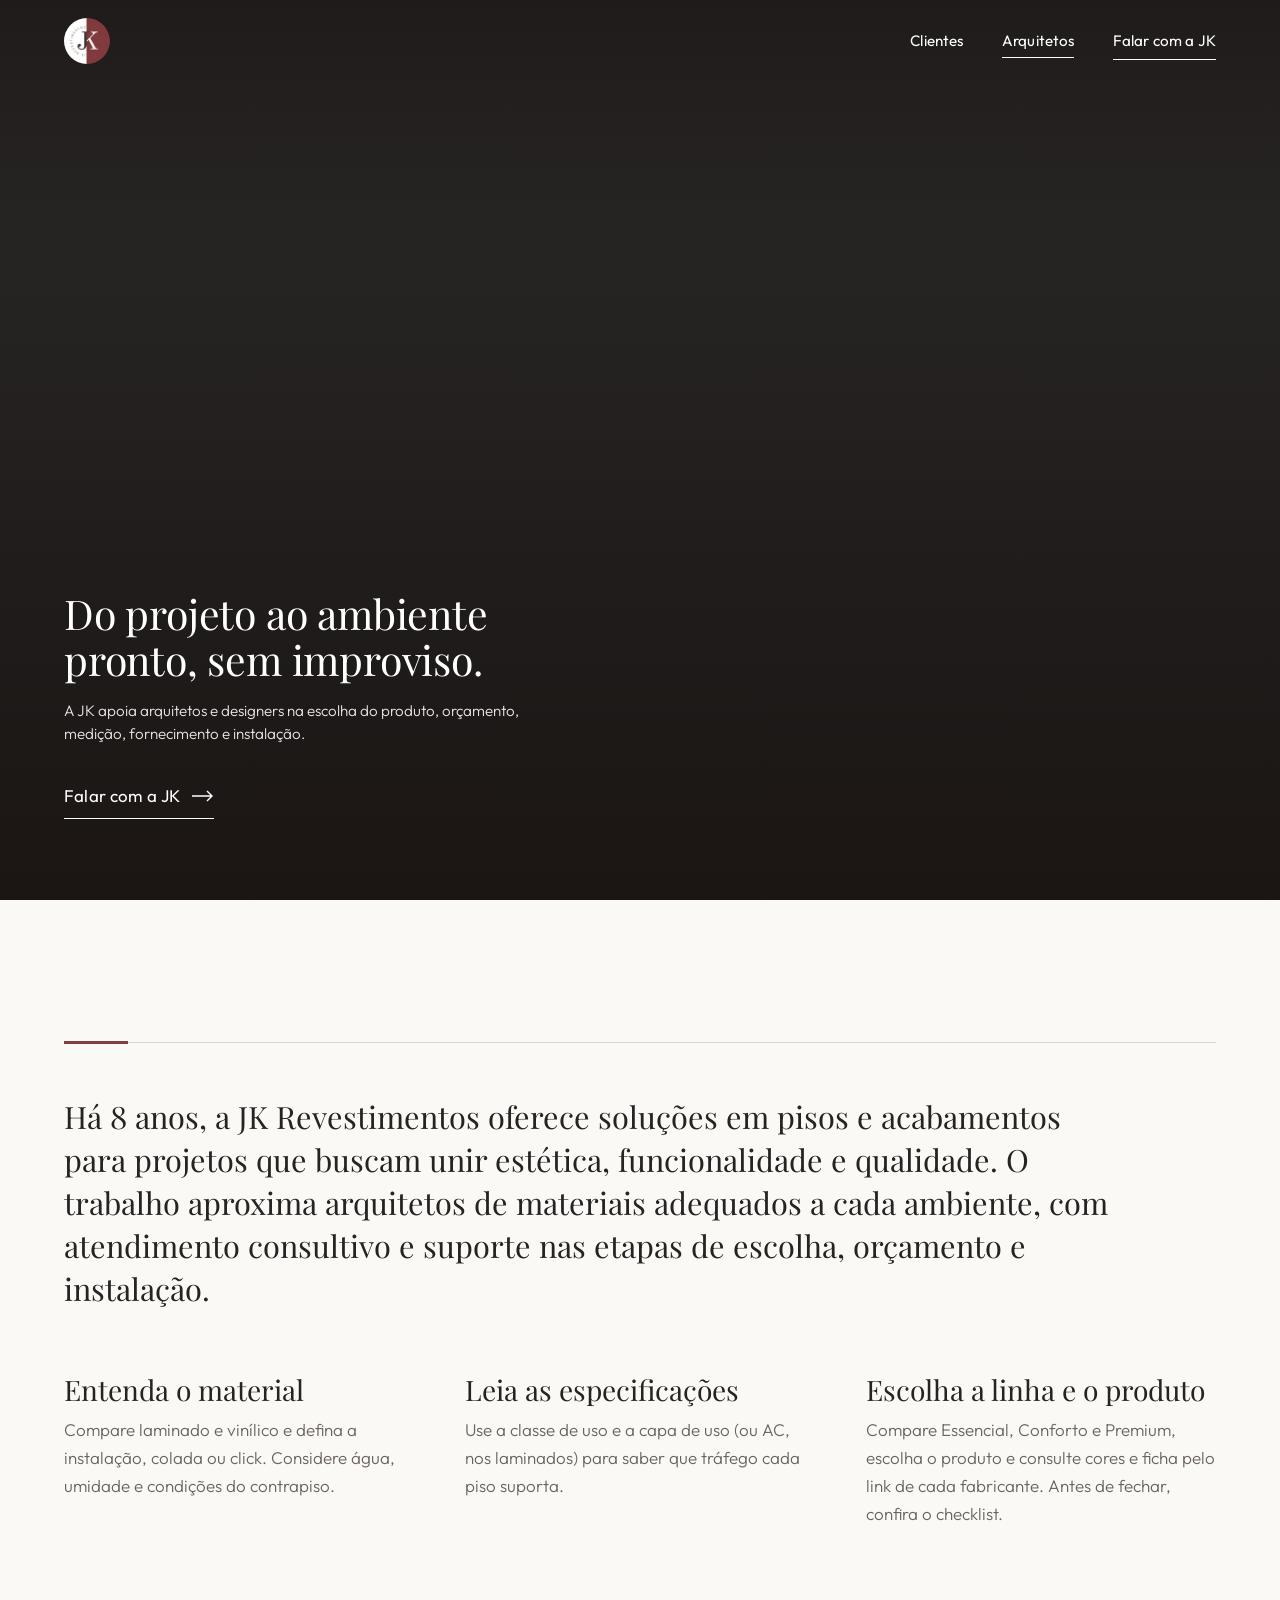
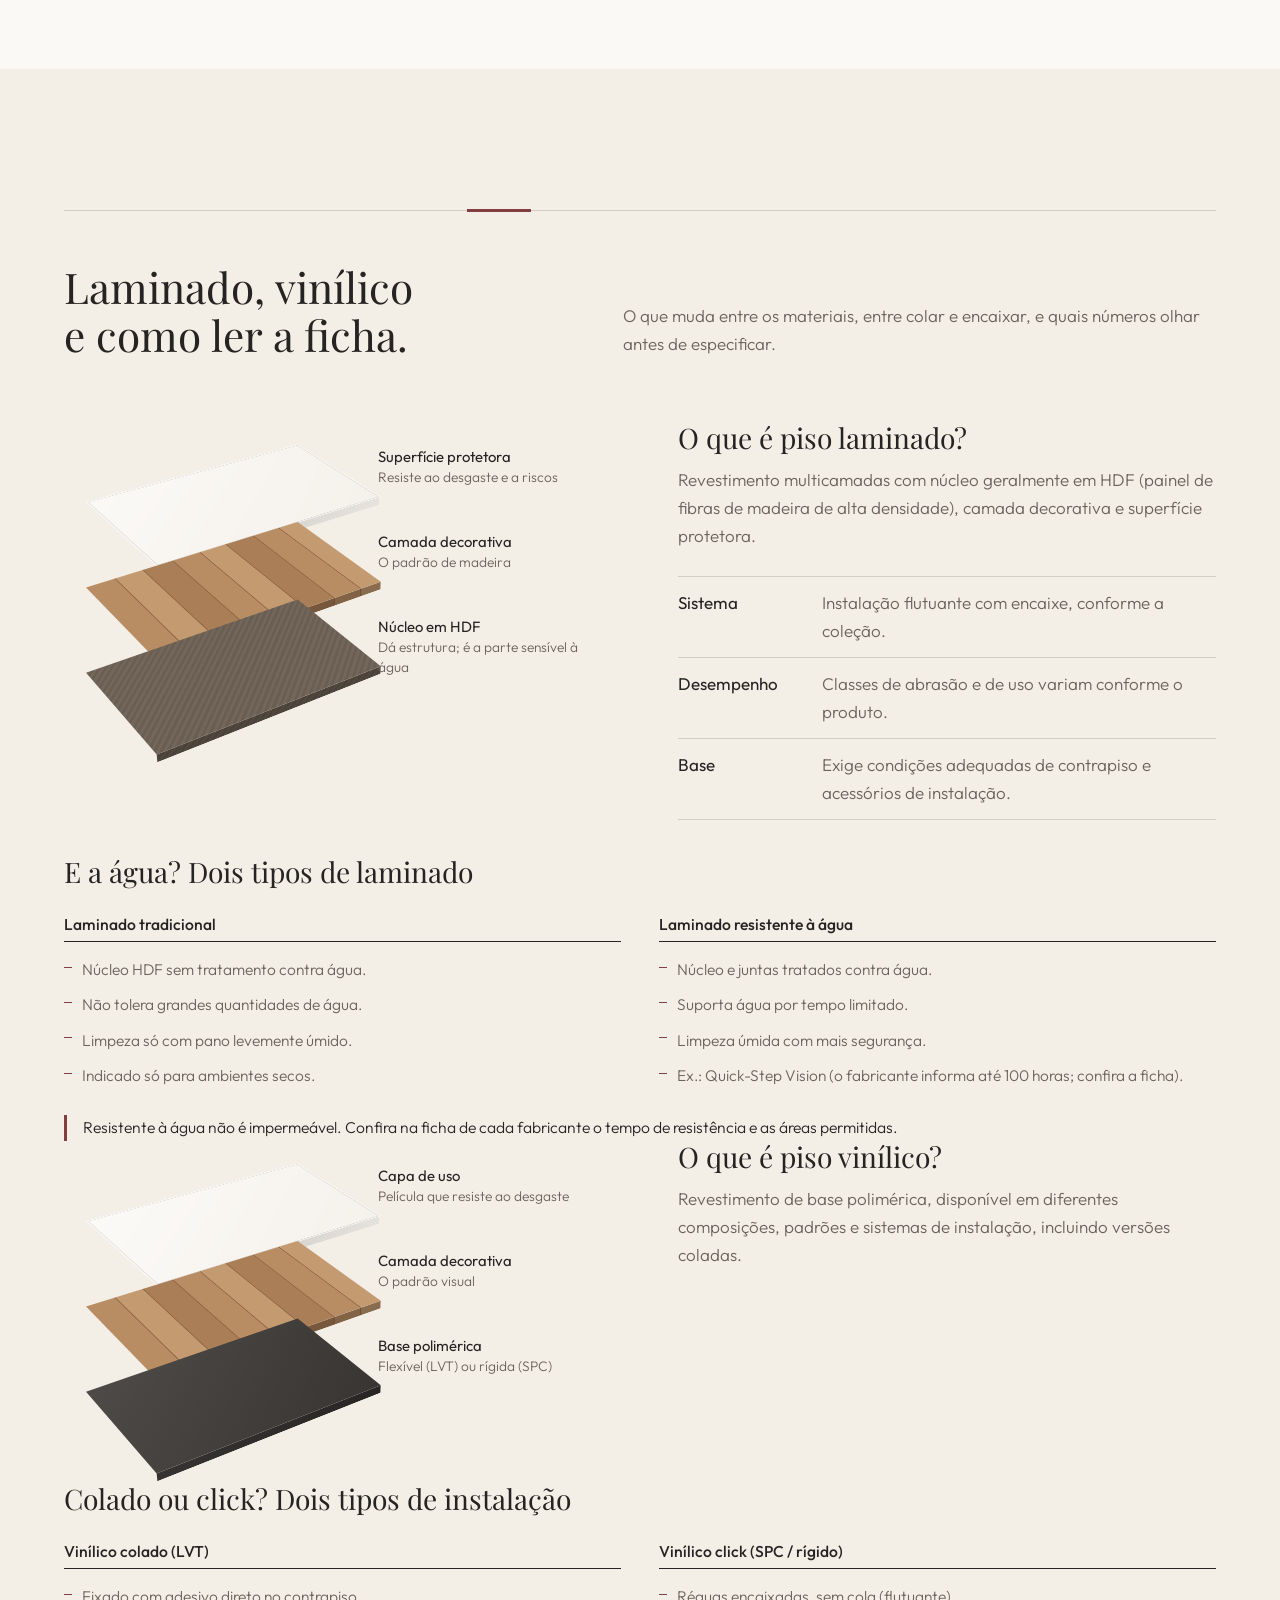
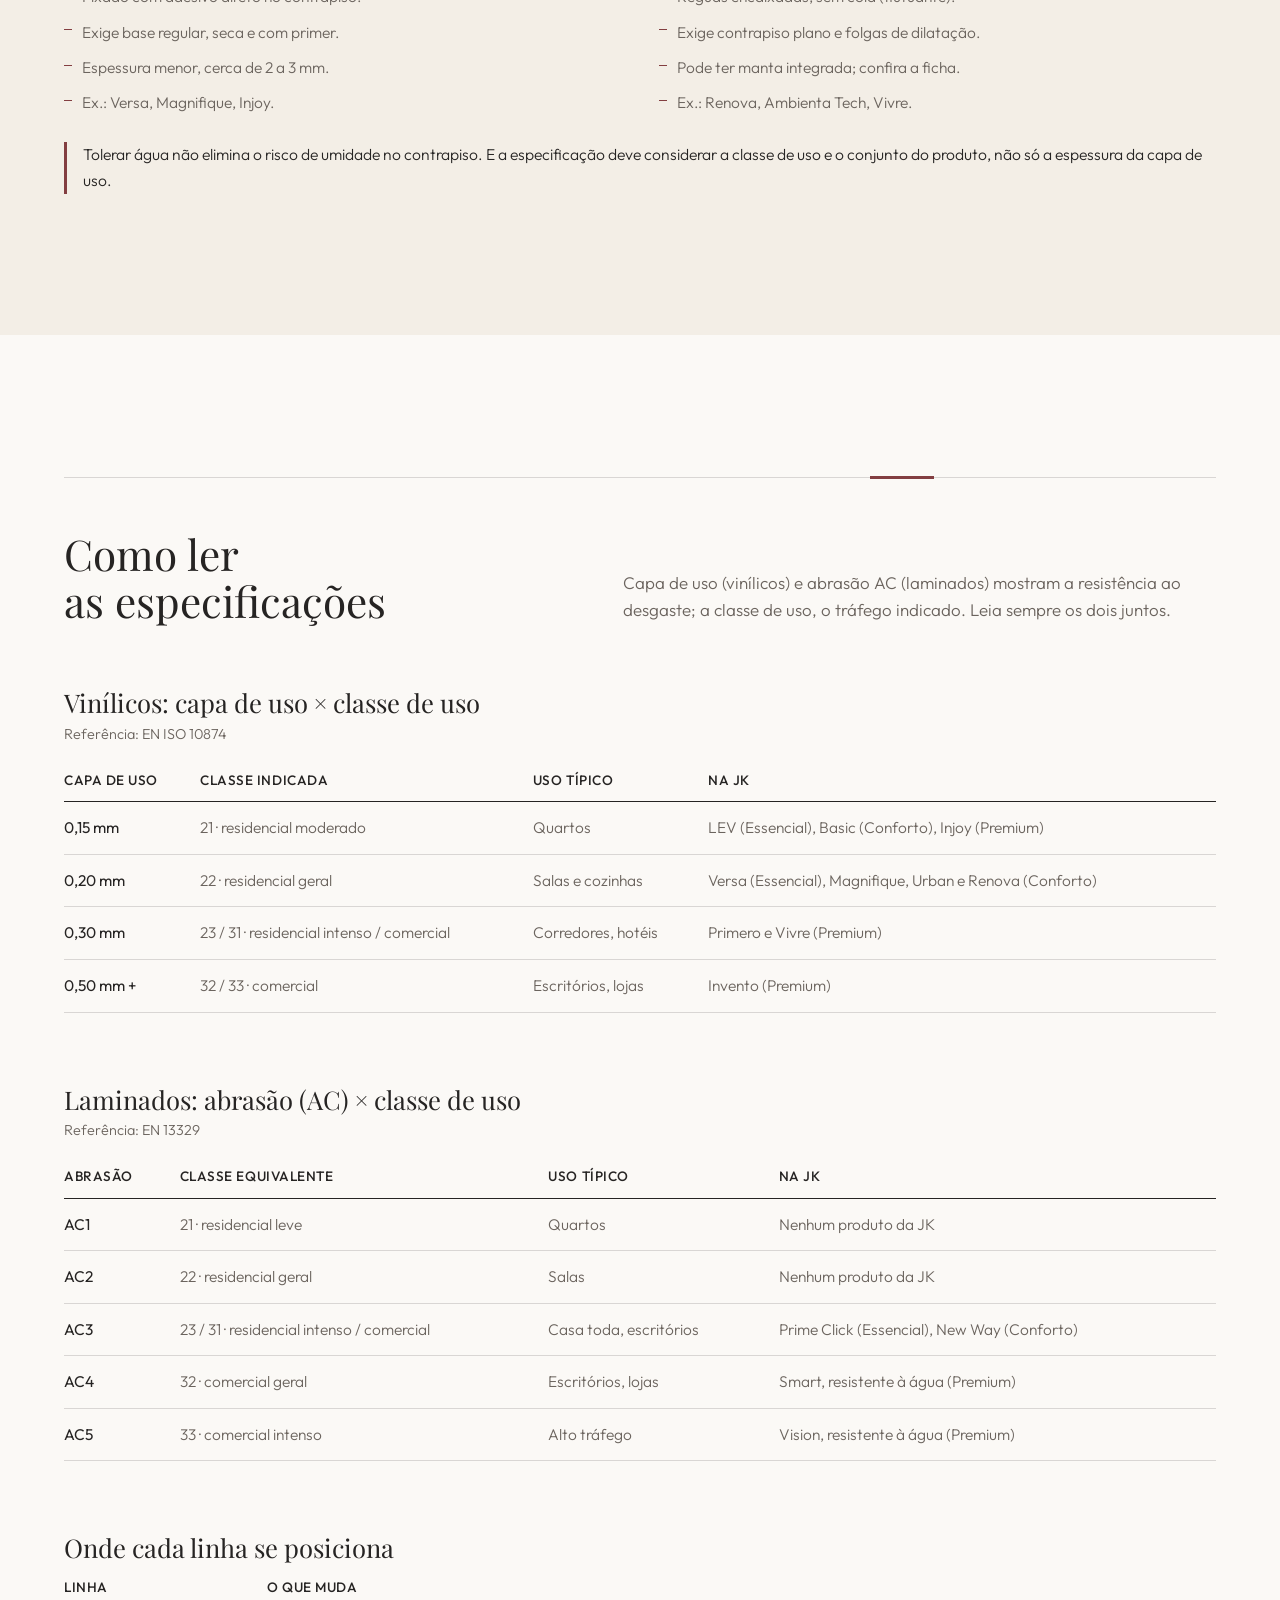
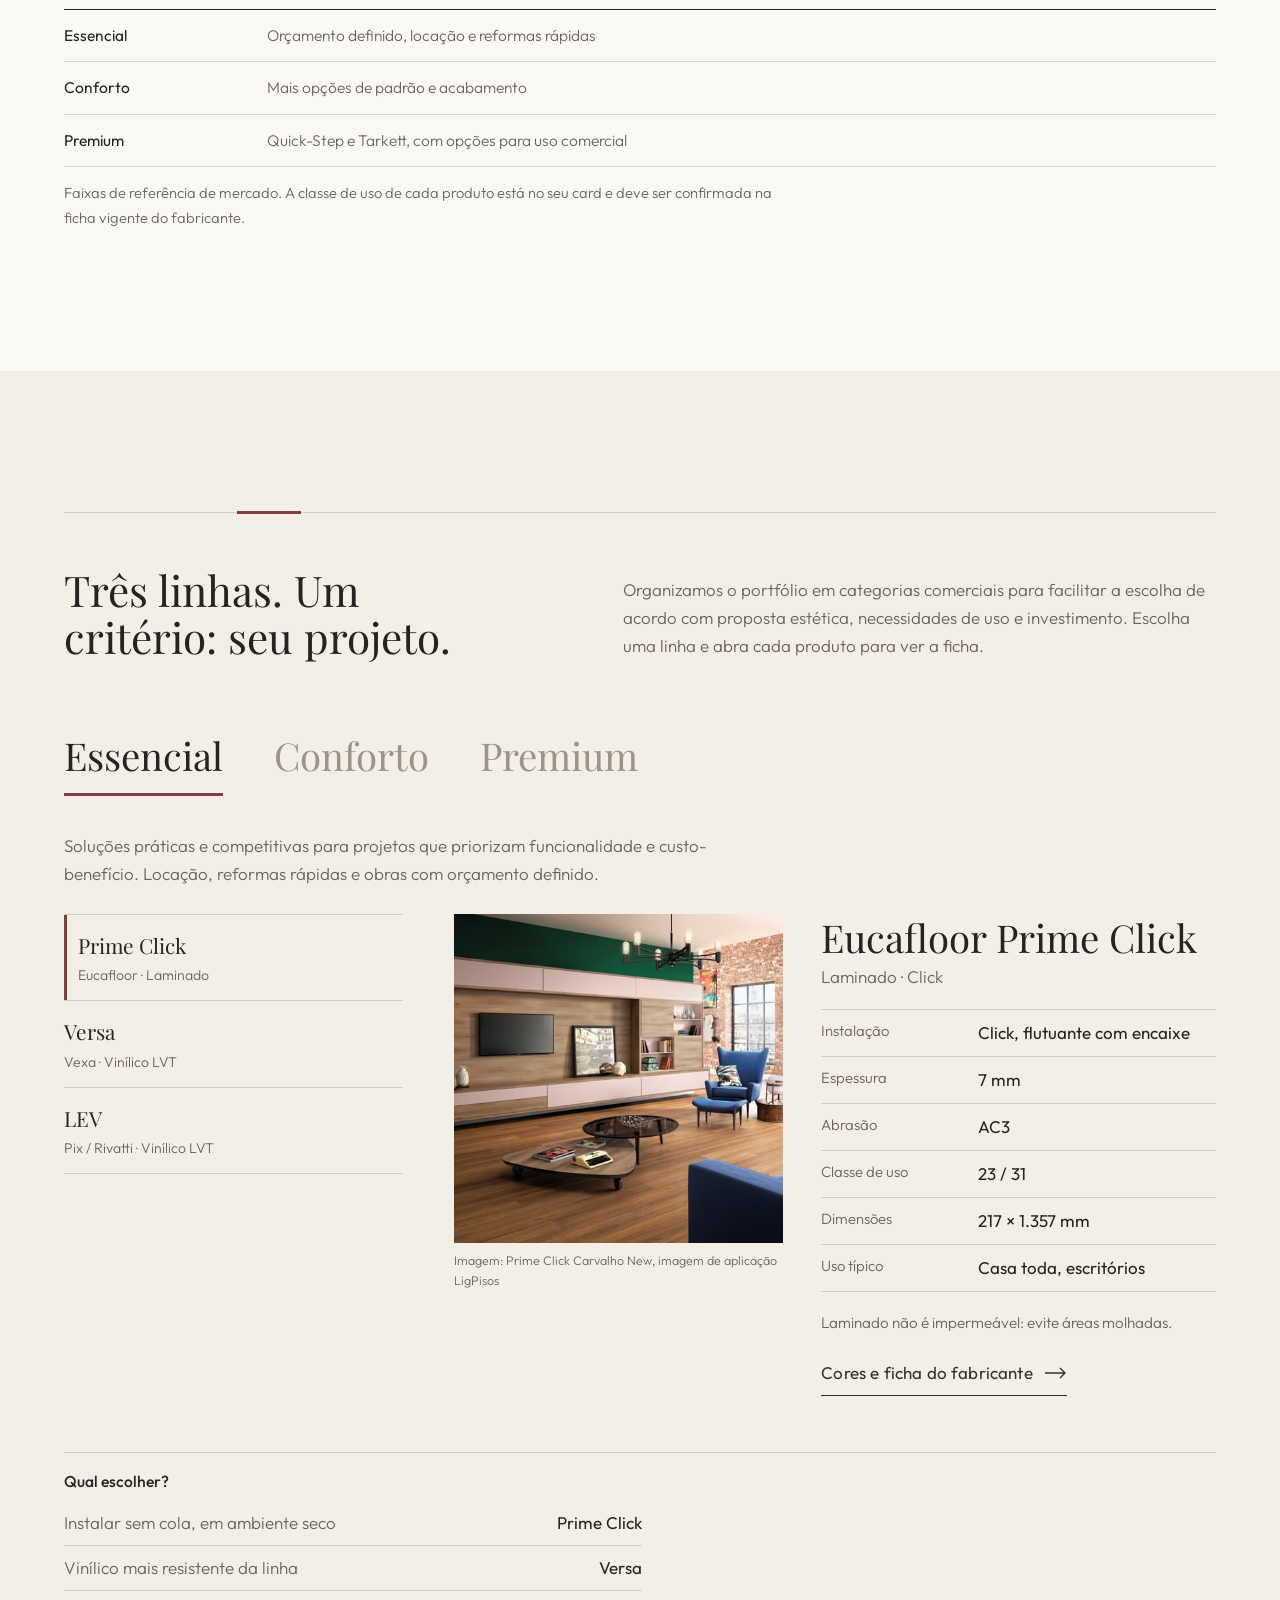
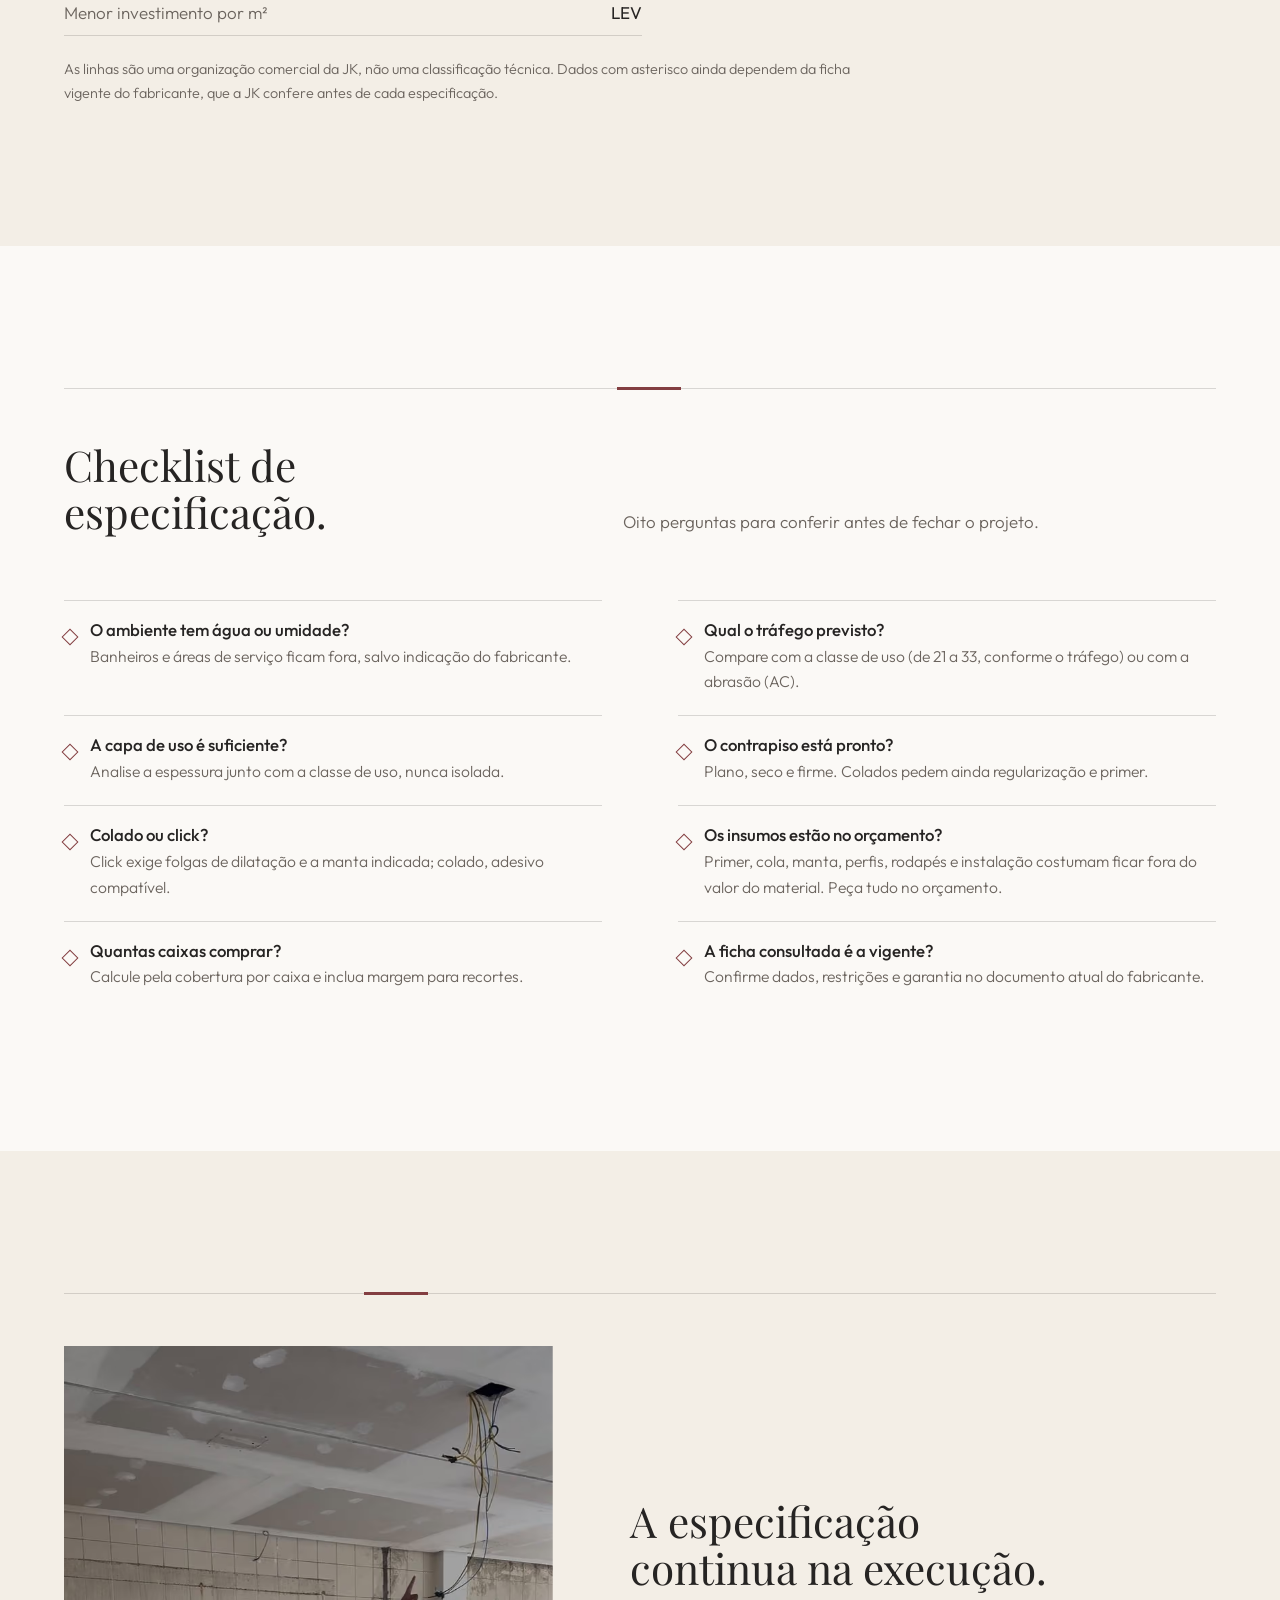
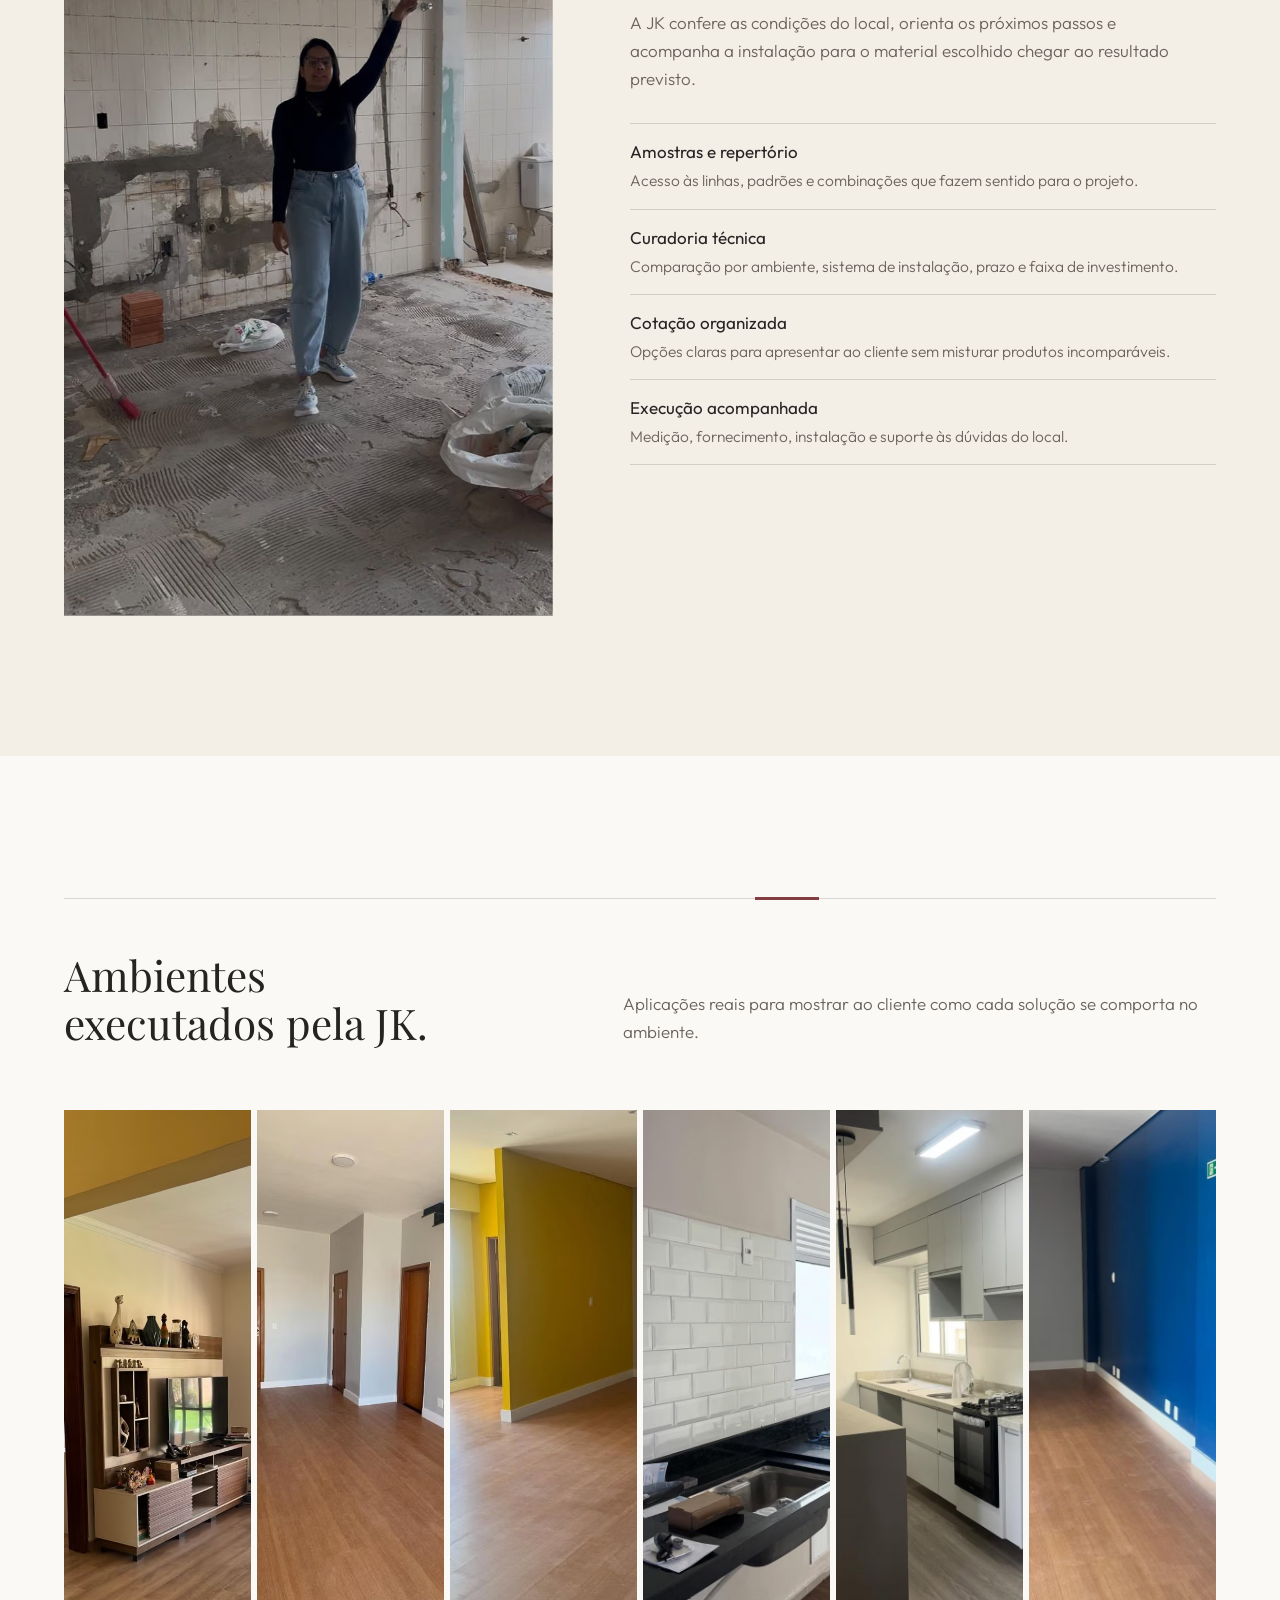
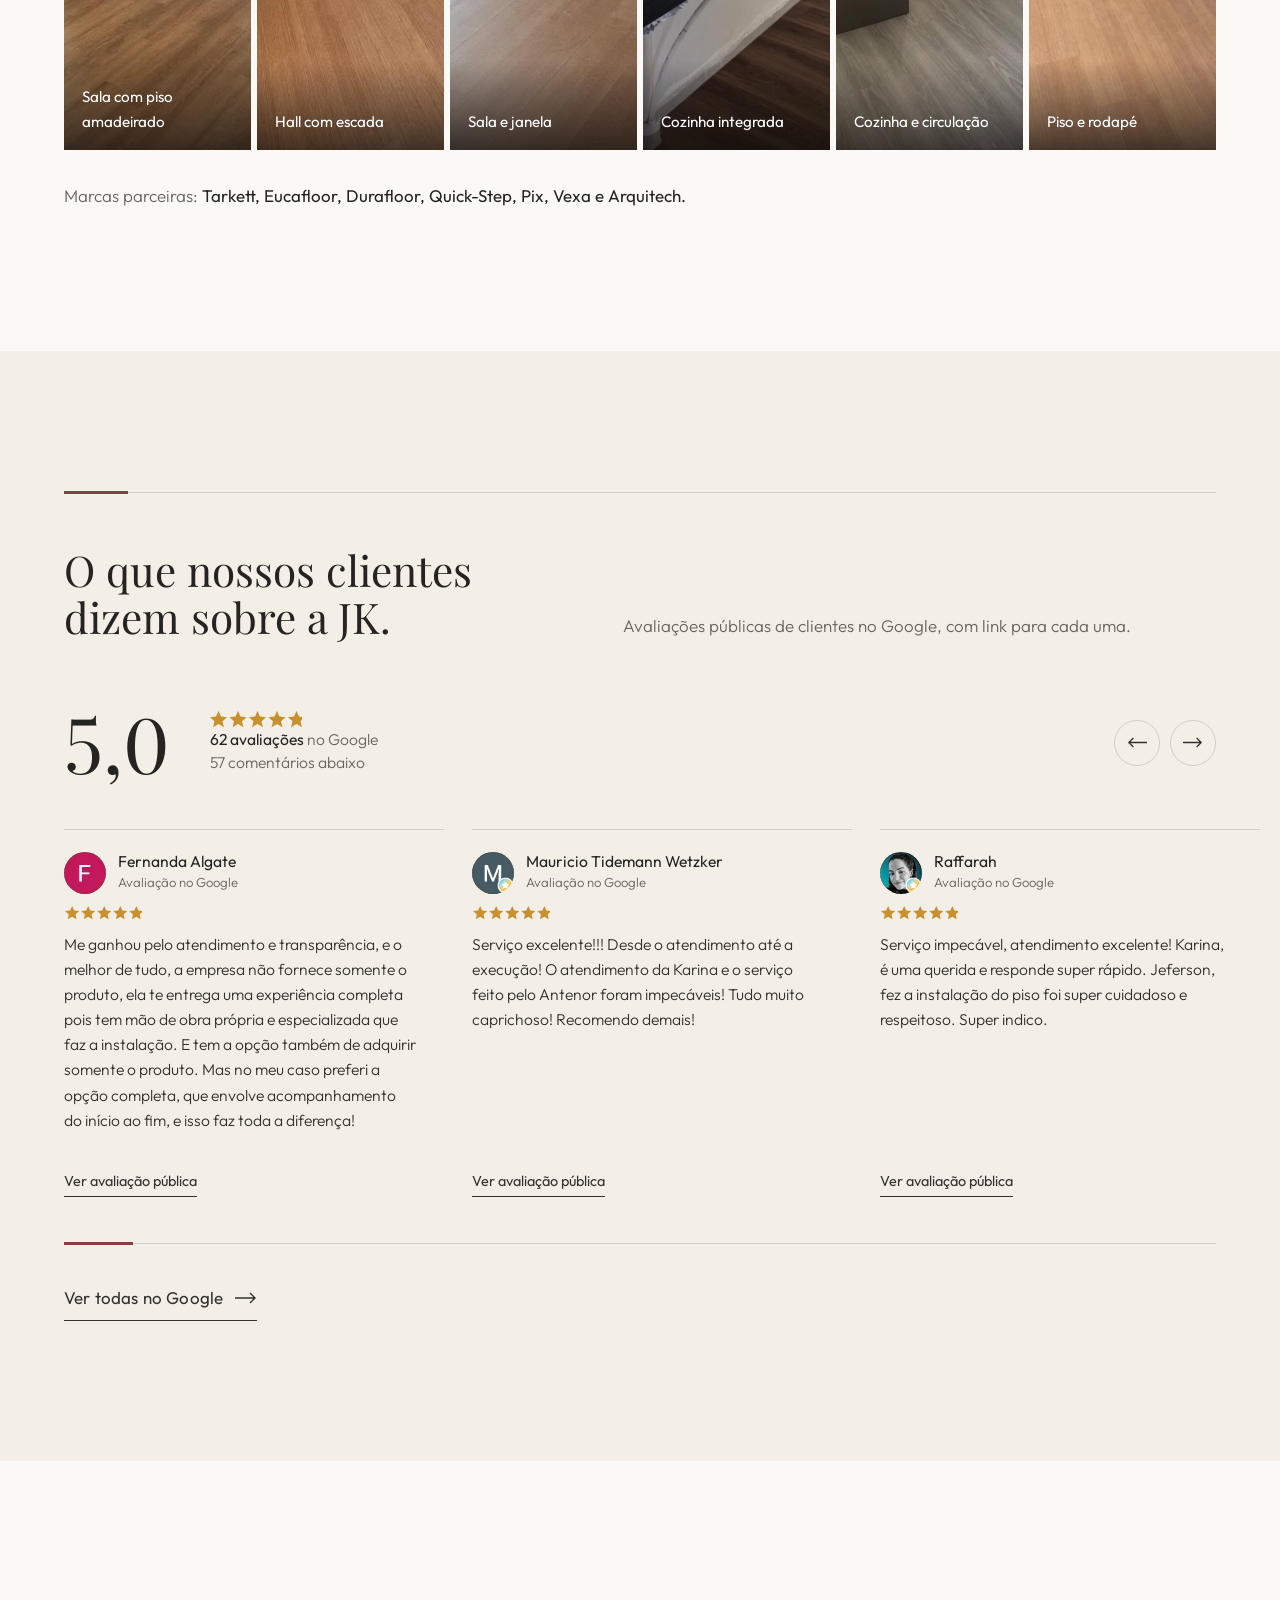
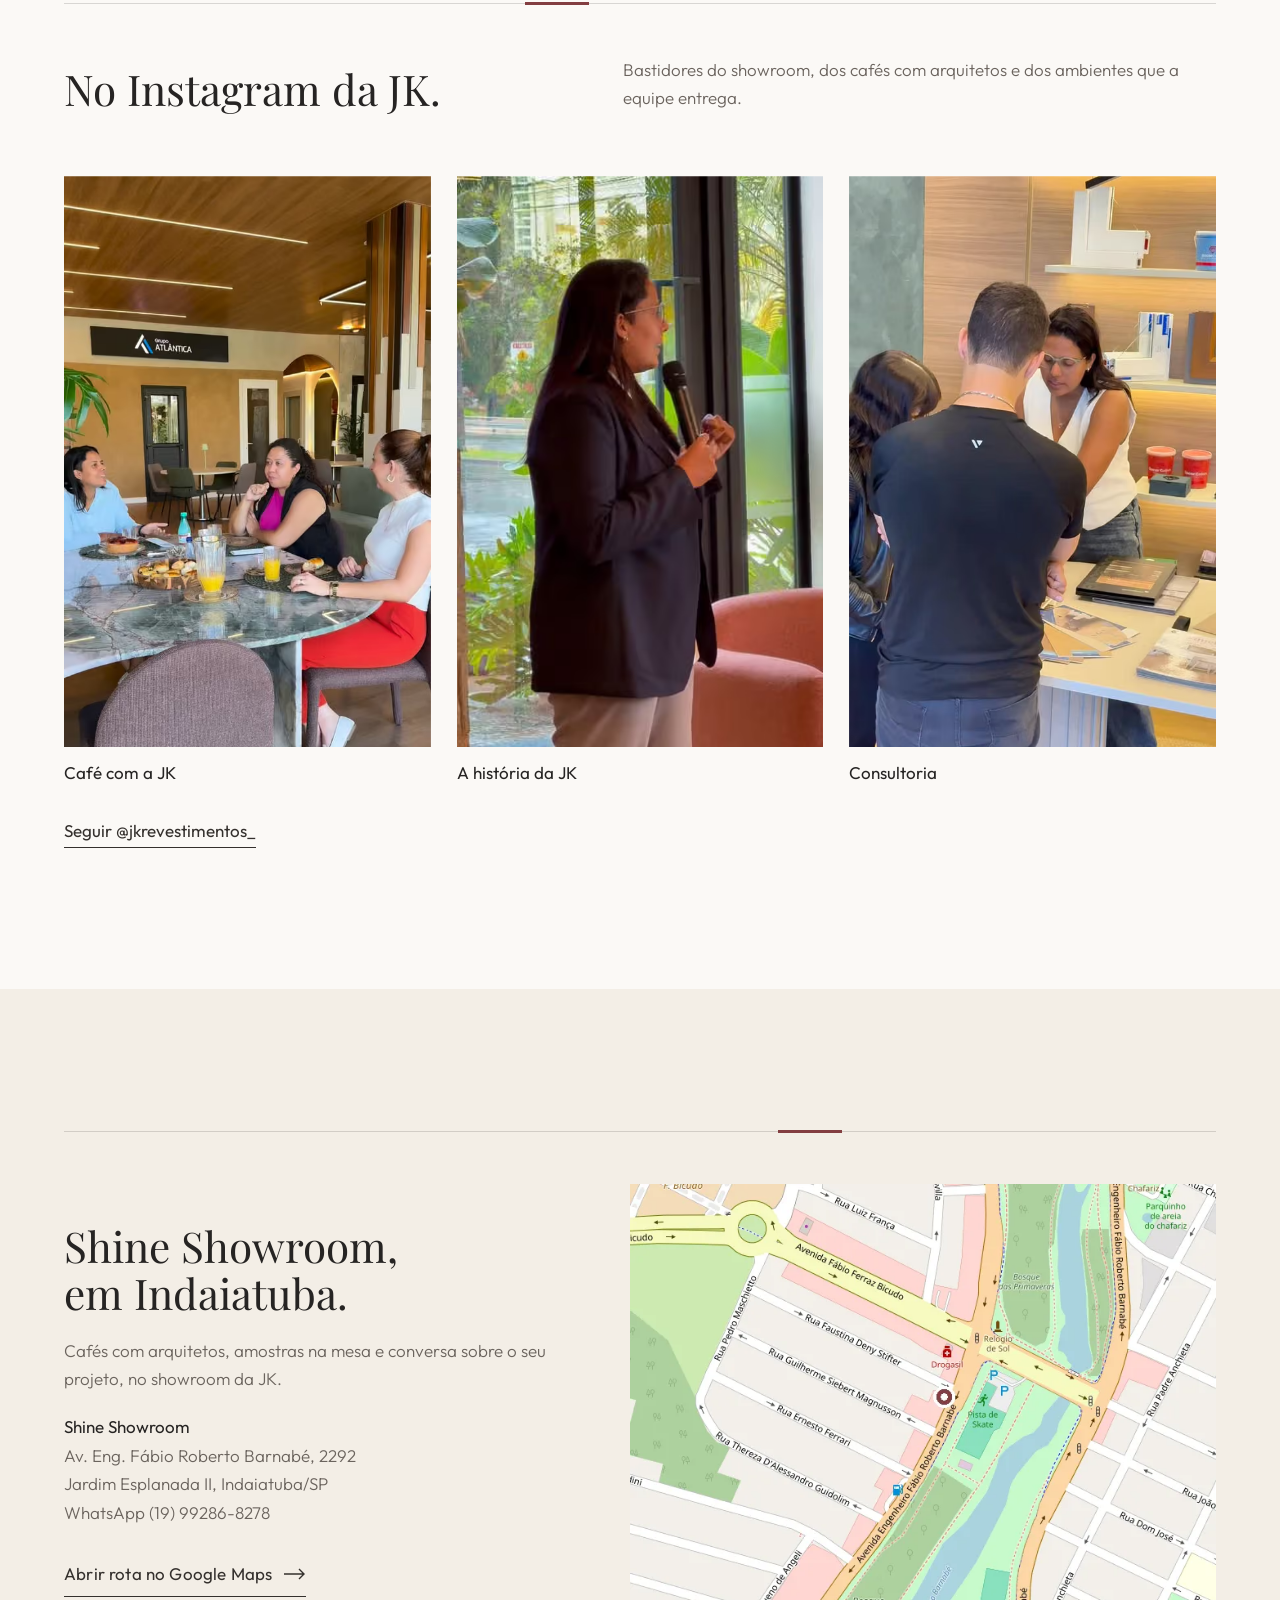
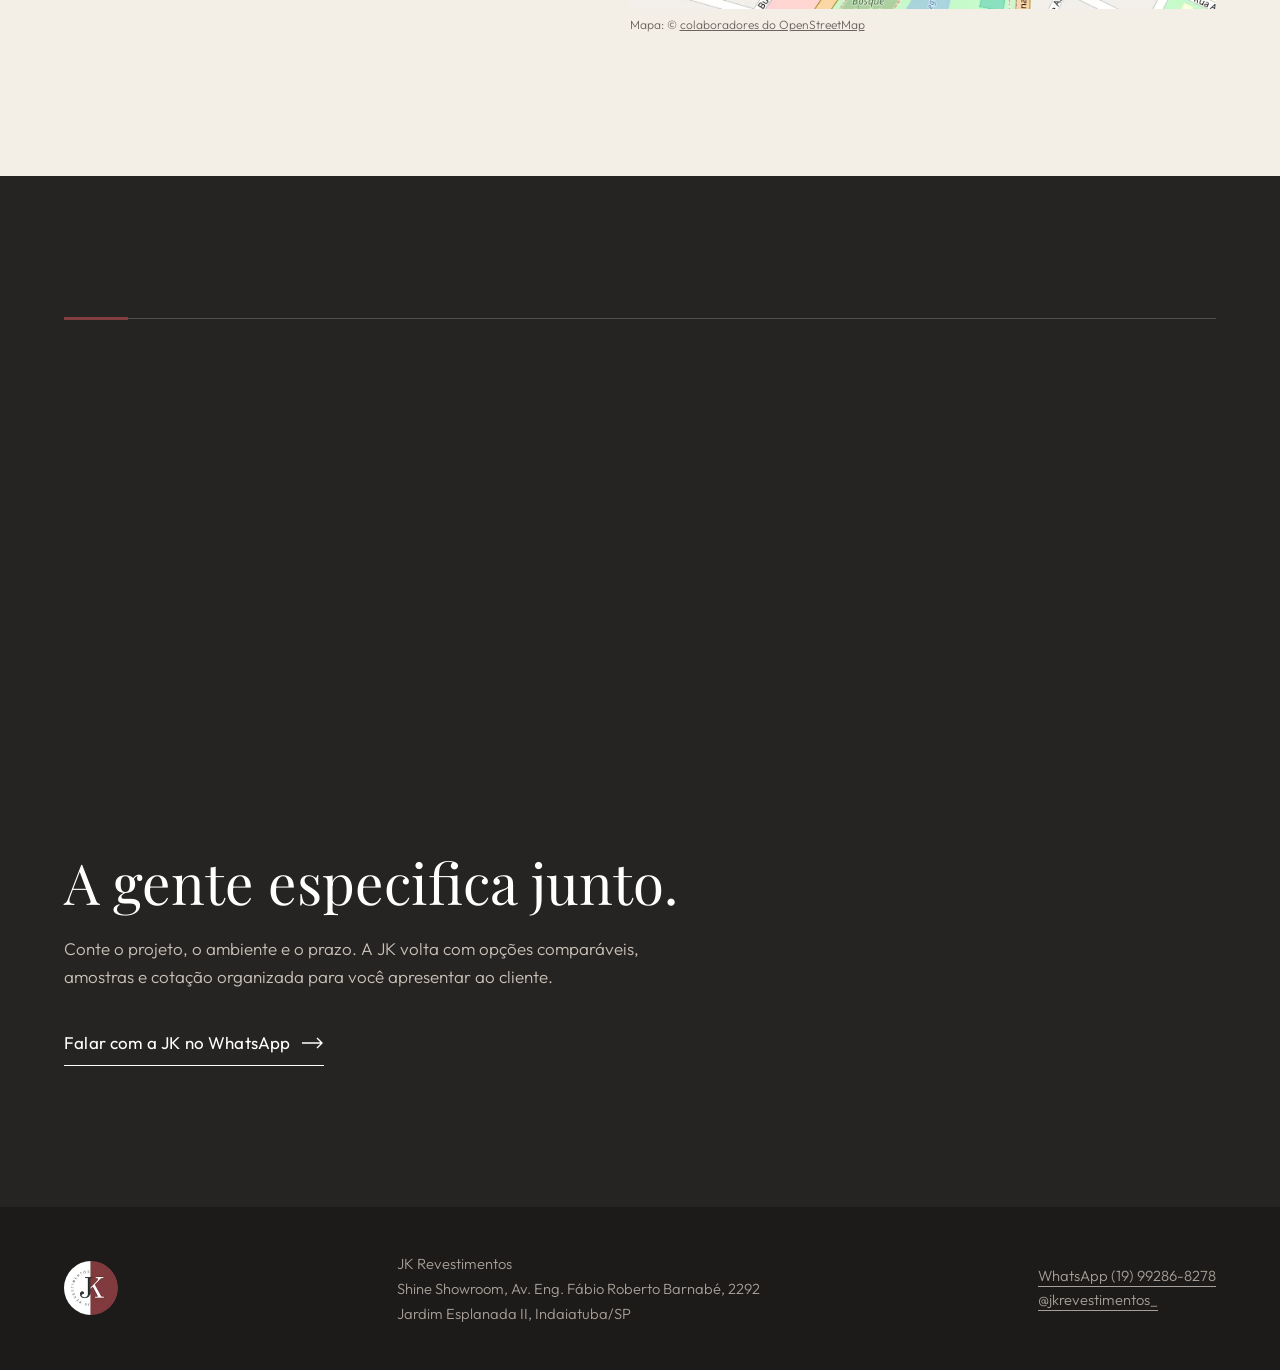
<file: v3/_capas/capa3/arq/index.html>
<!doctype html>
<html lang="pt-BR">
<head>
<meta charset="utf-8">
<meta name="viewport" content="width=device-width,initial-scale=1,viewport-fit=cover">
<title>JK para Arquitetos | Especificação e parceria</title>
<meta name="description" content="A JK apoia arquitetos e designers na escolha do produto, orçamento, medição, fornecimento e instalação de pisos e revestimentos.">
<meta name="robots" content="noindex, nofollow">
<meta name="theme-color" content="#262423">
<link rel="icon" href="../../../favicon-32.png" sizes="32x32">
<link rel="apple-touch-icon" href="../../../apple-touch-icon.png">
<link rel="preload" href="../../../fonts/playfair.woff2" as="font" type="font/woff2" crossorigin>
<link rel="preload" href="../../../fonts/outfit.woff2" as="font" type="font/woff2" crossorigin>
<link rel="preload" as="image" type="image/avif" media="(min-width:768px)" imagesrcset="../../../img/capa3-d-720.avif 720w, ../../../img/capa3-d-1080.avif 1080w" imagesizes="100vw" fetchpriority="high"><link rel="preload" as="image" type="image/avif" media="(max-width:767px)" imagesrcset="../../../img/capa3-m-420.avif 420w, ../../../img/capa3-m-600.avif 600w" imagesizes="100vw" fetchpriority="high">
<link rel="stylesheet" href="../../../style.css">
<script>document.documentElement.className+=" js"</script>
</head>
<body>
<a class="skip" href="#main">Pular para o conteúdo</a>
<svg width="0" height="0" style="position:absolute" aria-hidden="true"><symbol id="star5" viewBox="0 0 92 17"><g fill="currentColor"><path transform="translate(0.0 0)" d="M8.5 0l2.5 5.6 6 .6-4.5 4 1.4 6-5.4-3.2-5.4 3.2 1.4-6-4.5-4 6-.6z"/><path transform="translate(19.5 0)" d="M8.5 0l2.5 5.6 6 .6-4.5 4 1.4 6-5.4-3.2-5.4 3.2 1.4-6-4.5-4 6-.6z"/><path transform="translate(39.0 0)" d="M8.5 0l2.5 5.6 6 .6-4.5 4 1.4 6-5.4-3.2-5.4 3.2 1.4-6-4.5-4 6-.6z"/><path transform="translate(58.5 0)" d="M8.5 0l2.5 5.6 6 .6-4.5 4 1.4 6-5.4-3.2-5.4 3.2 1.4-6-4.5-4 6-.6z"/><path transform="translate(78.0 0)" d="M8.5 0l2.5 5.6 6 .6-4.5 4 1.4 6-5.4-3.2-5.4 3.2 1.4-6-4.5-4 6-.6z"/></g></symbol></svg>
<header class="hdr"><a class="logo" href="../" aria-label="JK Revestimentos, início"><img src="../../../brand/jk-logo-96.webp" width="96" height="96" alt="JK Revestimentos"></a><nav aria-label="Principal"><a class="nav-sec" href="../">Clientes</a><a class="nav-sec" href="./" aria-current="page">Arquitetos</a><a class="hdr-cta" href="https://wa.me/5519992868278?text=Ol%C3%A1%2C%20sou%20arquiteto(a)%20ou%20designer%20e%20quero%20conhecer%20a%20parceria%20da%20JK." target="_blank" rel="noopener">Falar com a JK</a></nav></header><main id="main"><section class="hero" aria-label="Abertura"><picture><source media="(min-width:768px)" type="image/avif" srcset="../../../img/capa3-d-720.avif 720w, ../../../img/capa3-d-1080.avif 1080w" sizes="100vw"><source media="(min-width:768px)" type="image/webp" srcset="../../../img/capa3-d-720.webp 720w, ../../../img/capa3-d-1080.webp 1080w" sizes="100vw"><source type="image/avif" srcset="../../../img/capa3-m-420.avif 420w, ../../../img/capa3-m-600.avif 600w" sizes="100vw"><source type="image/webp" srcset="../../../img/capa3-m-420.webp 420w, ../../../img/capa3-m-600.webp 600w" sizes="100vw"><img src="../../../img/capa3-m-600.jpg" width="600" height="1350" alt="Sala com piso amadeirado instalado pela JK" fetchpriority="high" decoding="async" style="object-position:center 55%"></picture><style>@media(min-width:768px){.hero picture img{object-position:center 50%!important}}</style><div class="planks" aria-hidden="true"><span style="--w:11;--d:0.0s"></span><span style="--w:9;--d:0.34s"></span><span style="--w:13;--d:0.12s"></span><span style="--w:10;--d:0.46s"></span><span style="--w:12;--d:0.06s"></span><span style="--w:9;--d:0.4s"></span><span style="--w:11;--d:0.18s"></span><span style="--w:13;--d:0.52s"></span><span style="--w:12;--d:0.26s"></span></div><div class="hero-in"><h1>Do projeto ao ambiente pronto, sem improviso.</h1><p class="lead">A JK apoia arquitetos e designers na escolha do produto, orçamento, medição, fornecimento e instalação.</p><a class="cta draw" href="https://wa.me/5519992868278?text=Ol%C3%A1%2C%20sou%20arquiteto(a)%20ou%20designer%20e%20quero%20conhecer%20a%20parceria%20da%20JK." target="_blank" rel="noopener">Falar com a JK<svg viewBox="0 0 22 12" fill="none" stroke="currentColor" stroke-width="1.4" aria-hidden="true"><path d="M0 6h20M15 1l5 5-5 5"/></svg></a></div></section><section class="sec" id="parceria" aria-labelledby="t-par"><div class="wrap"><div class="joint" aria-hidden="true"><i style="--at:0"></i></div><h2 id="t-par" class="sr">Mais que revestimentos</h2><p class="lead-text rv">Há 8 anos, a JK Revestimentos oferece soluções em pisos e acabamentos para projetos que buscam unir estética, funcionalidade e qualidade. O trabalho aproxima arquitetos de materiais adequados a cada ambiente, com atendimento consultivo e suporte nas etapas de escolha, orçamento e instalação.</p><div class="guide"><div class="rv" style="--rd:0.0s"><h3>Entenda o material</h3><p>Compare laminado e vinílico e defina a instalação, colada ou click. Considere água, umidade e condições do contrapiso.</p></div><div class="rv" style="--rd:0.12s"><h3>Leia as especificações</h3><p>Use a classe de uso e a capa de uso (ou AC, nos laminados) para saber que tráfego cada piso suporta.</p></div><div class="rv" style="--rd:0.24s"><h3>Escolha a linha e o produto</h3><p>Compare Essencial, Conforto e Premium, escolha o produto e consulte cores e ficha pelo link de cada fabricante. Antes de fechar, confira o checklist.</p></div></div></div></section><section class="sec ivory" id="tecnico" aria-labelledby="t-tec"><div class="wrap"><div class="joint" aria-hidden="true"><i style="--at:35%"></i></div><div class="head rv"><h2 id="t-tec">Laminado, vinílico e como ler a ficha.</h2><p>O que muda entre os materiais, entre colar e encaixar, e quais números olhar antes de especificar.</p></div><div class="mat"><div class="rv"><div class="stack" role="img" aria-label="Camadas do piso, de cima para baixo: Superfície protetora, Camada decorativa, Núcleo em HDF"><div class="layer l-top" style="--i:0" aria-hidden="true"></div><div class="stack-lab" style="--i:0" aria-hidden="true"><b>Superfície protetora</b><span>Resiste ao desgaste e a riscos</span></div><div class="layer l-deco" style="--i:1" aria-hidden="true"></div><div class="stack-lab" style="--i:1" aria-hidden="true"><b>Camada decorativa</b><span>O padrão de madeira</span></div><div class="layer l-core" style="--i:2" aria-hidden="true"></div><div class="stack-lab" style="--i:2" aria-hidden="true"><b>Núcleo em HDF</b><span>Dá estrutura; é a parte sensível à água</span></div></div></div><div class="rv"><h3>O que é piso laminado?</h3><p class="intro">Revestimento multicamadas com núcleo geralmente em HDF (painel de fibras de madeira de alta densidade), camada decorativa e superfície protetora.</p><ul class="facts"><li><b>Sistema</b><span>Instalação flutuante com encaixe, conforme a coleção.</span></li><li><b>Desempenho</b><span>Classes de abrasão e de uso variam conforme o produto.</span></li><li><b>Base</b><span>Exige condições adequadas de contrapiso e acessórios de instalação.</span></li></ul></div></div><div class="rv" style="margin-top:36px"><h3 style="font-size:clamp(1.4rem,2.2vw,1.9rem)">E a água? Dois tipos de laminado</h3><div class="opt"><div><h4>Laminado tradicional</h4><ul><li>Núcleo HDF sem tratamento contra água.</li><li>Não tolera grandes quantidades de água.</li><li>Limpeza só com pano levemente úmido.</li><li>Indicado só para ambientes secos.</li></ul></div><div><h4>Laminado resistente à água</h4><ul><li>Núcleo e juntas tratados contra água.</li><li>Suporta água por tempo limitado.</li><li>Limpeza úmida com mais segurança.</li><li>Ex.: Quick-Step Vision (o fabricante informa até 100 horas; confira a ficha).</li></ul></div></div><p class="warn">Resistente à água não é impermeável. Confira na ficha de cada fabricante o tempo de resistência e as áreas permitidas.</p></div><div class="mat"><div class="rv"><div class="stack" role="img" aria-label="Camadas do piso, de cima para baixo: Capa de uso, Camada decorativa, Base polimérica"><div class="layer l-cap" style="--i:0" aria-hidden="true"></div><div class="stack-lab" style="--i:0" aria-hidden="true"><b>Capa de uso</b><span>Película que resiste ao desgaste</span></div><div class="layer l-deco" style="--i:1" aria-hidden="true"></div><div class="stack-lab" style="--i:1" aria-hidden="true"><b>Camada decorativa</b><span>O padrão visual</span></div><div class="layer l-base" style="--i:2" aria-hidden="true"></div><div class="stack-lab" style="--i:2" aria-hidden="true"><b>Base polimérica</b><span>Flexível (LVT) ou rígida (SPC)</span></div></div></div><div class="rv"><h3>O que é piso vinílico?</h3><p class="intro">Revestimento de base polimérica, disponível em diferentes composições, padrões e sistemas de instalação, incluindo versões coladas.</p></div></div><div class="rv" style="margin-top:36px"><h3 style="font-size:clamp(1.4rem,2.2vw,1.9rem)">Colado ou click? Dois tipos de instalação</h3><div class="opt"><div><h4>Vinílico colado (LVT)</h4><ul><li>Fixado com adesivo direto no contrapiso.</li><li>Exige base regular, seca e com primer.</li><li>Espessura menor, cerca de 2 a 3 mm.</li><li>Ex.: Versa, Magnifique, Injoy.</li></ul></div><div><h4>Vinílico click (SPC / rígido)</h4><ul><li>Réguas encaixadas, sem cola (flutuante).</li><li>Exige contrapiso plano e folgas de dilatação.</li><li>Pode ter manta integrada; confira a ficha.</li><li>Ex.: Renova, Ambienta Tech, Vivre.</li></ul></div></div><p class="warn">Tolerar água não elimina o risco de umidade no contrapiso. E a especificação deve considerar a classe de uso e o conjunto do produto, não só a espessura da capa de uso.</p></div></div></section><section class="sec" id="ler" aria-labelledby="t-ler"><div class="wrap"><div class="joint" aria-hidden="true"><i style="--at:70%"></i></div><div class="head rv"><h2 id="t-ler">Como ler as especificações</h2><p>Capa de uso (vinílicos) e abrasão AC (laminados) mostram a resistência ao desgaste; a classe de uso, o tráfego indicado. Leia sempre os dois juntos.</p></div><div class="rv"><h3 class="tbl-title" style="margin-top:0">Vinílicos: capa de uso × classe de uso</h3><p class="tbl-ref">Referência: EN ISO 10874</p><table><thead><tr><th>Capa de uso</th><th>Classe indicada</th><th>Uso típico</th><th>Na JK</th></tr></thead><tbody><tr><td data-l="Capa de uso">0,15 mm</td><td data-l="Classe indicada">21 · residencial moderado</td><td data-l="Uso típico">Quartos</td><td data-l="Na JK">LEV (Essencial), Basic (Conforto), Injoy (Premium)</td></tr><tr><td data-l="Capa de uso">0,20 mm</td><td data-l="Classe indicada">22 · residencial geral</td><td data-l="Uso típico">Salas e cozinhas</td><td data-l="Na JK">Versa (Essencial), Magnifique, Urban e Renova (Conforto)</td></tr><tr><td data-l="Capa de uso">0,30 mm</td><td data-l="Classe indicada">23 / 31 · residencial intenso / comercial</td><td data-l="Uso típico">Corredores, hotéis</td><td data-l="Na JK">Primero e Vivre (Premium)</td></tr><tr><td data-l="Capa de uso">0,50 mm +</td><td data-l="Classe indicada">32 / 33 · comercial</td><td data-l="Uso típico">Escritórios, lojas</td><td data-l="Na JK">Invento (Premium)</td></tr></tbody></table></div><div class="rv"><h3 class="tbl-title">Laminados: abrasão (AC) × classe de uso</h3><p class="tbl-ref">Referência: EN 13329</p><table><thead><tr><th>Abrasão</th><th>Classe equivalente</th><th>Uso típico</th><th>Na JK</th></tr></thead><tbody><tr><td data-l="Abrasão">AC1</td><td data-l="Classe equivalente">21 · residencial leve</td><td data-l="Uso típico">Quartos</td><td data-l="Na JK">Nenhum produto da JK</td></tr><tr><td data-l="Abrasão">AC2</td><td data-l="Classe equivalente">22 · residencial geral</td><td data-l="Uso típico">Salas</td><td data-l="Na JK">Nenhum produto da JK</td></tr><tr><td data-l="Abrasão">AC3</td><td data-l="Classe equivalente">23 / 31 · residencial intenso / comercial</td><td data-l="Uso típico">Casa toda, escritórios</td><td data-l="Na JK">Prime Click (Essencial), New Way (Conforto)</td></tr><tr><td data-l="Abrasão">AC4</td><td data-l="Classe equivalente">32 · comercial geral</td><td data-l="Uso típico">Escritórios, lojas</td><td data-l="Na JK">Smart, resistente à água (Premium)</td></tr><tr><td data-l="Abrasão">AC5</td><td data-l="Classe equivalente">33 · comercial intenso</td><td data-l="Uso típico">Alto tráfego</td><td data-l="Na JK">Vision, resistente à água (Premium)</td></tr></tbody></table></div><div class="rv"><h3 class="tbl-title">Onde cada linha se posiciona</h3><table><thead><tr><th>Linha</th><th>O que muda</th></tr></thead><tbody><tr><td data-l="Linha">Essencial</td><td data-l="O que muda">Orçamento definido, locação e reformas rápidas</td></tr><tr><td data-l="Linha">Conforto</td><td data-l="O que muda">Mais opções de padrão e acabamento</td></tr><tr><td data-l="Linha">Premium</td><td data-l="O que muda">Quick-Step e Tarkett, com opções para uso comercial</td></tr></tbody></table><p class="tbl-note">Faixas de referência de mercado. A classe de uso de cada produto está no seu card e deve ser confirmada na ficha vigente do fabricante.</p></div></div></section><section class="sec ivory" id="linhas" aria-labelledby="t-lin"><div class="wrap" data-exp><div class="joint" aria-hidden="true"><i style="--at:15%"></i></div><div class="head rv"><h2 id="t-lin">Três linhas. Um critério: seu projeto.</h2><p>Organizamos o portfólio em categorias comerciais para facilitar a escolha de acordo com proposta estética, necessidades de uso e investimento. Escolha uma linha e abra cada produto para ver a ficha.</p></div><div class="tabs rv" role="group" aria-label="Linhas"><button type="button" data-tier-btn aria-pressed="true">Essencial</button><button type="button" data-tier-btn aria-pressed="false">Conforto</button><button type="button" data-tier-btn aria-pressed="false">Premium</button></div><div data-tier><p class="tier-intro">Soluções práticas e competitivas para projetos que priorizam funcionalidade e custo-benefício. Locação, reformas rápidas e obras com orçamento definido.</p><div class="exp"><div class="plist" role="group" aria-label="Produtos da linha Essencial"><button type="button" data-prod-btn aria-pressed="true"><b>Prime Click</b><span>Eucafloor · Laminado</span></button><button type="button" data-prod-btn aria-pressed="false"><b>Versa</b><span>Vexa · Vinílico LVT</span></button><button type="button" data-prod-btn aria-pressed="false"><b>LEV</b><span>Pix / Rivatti · Vinílico LVT</span></button></div><div><div class="pnl"><div><div class="ph"><picture><source type="image/avif" srcset="../../../img/p-prime-480.avif 480w, ../../../img/p-prime-800.avif 800w" sizes="(min-width:900px) 28vw, 100vw"><source type="image/webp" srcset="../../../img/p-prime-480.webp 480w, ../../../img/p-prime-800.webp 800w" sizes="(min-width:900px) 28vw, 100vw"><img src="../../../img/p-prime-800.webp" srcset="../../../img/p-prime-480.webp 480w, ../../../img/p-prime-800.webp 800w" sizes="(min-width:900px) 28vw, 100vw" width="800" height="800" alt="Sala ampla com piso laminado Eucafloor Prime Click Carvalho New em destaque" loading="lazy" decoding="async"></picture></div><p class="cred">Imagem: Prime Click Carvalho New, imagem de aplicação LigPisos</p></div><div><h4>Eucafloor Prime Click</h4><p class="sub">Laminado · Click</p><dl><div><dt>Instalação</dt><dd>Click, flutuante com encaixe</dd></div><div><dt>Espessura</dt><dd>7 mm</dd></div><div><dt>Abrasão</dt><dd>AC3</dd></div><div><dt>Classe de uso</dt><dd>23 / 31</dd></div><div><dt>Dimensões</dt><dd>217 × 1.357 mm</dd></div><div><dt>Uso típico</dt><dd>Casa toda, escritórios</dd></div></dl><p class="note">Laminado não é impermeável: evite áreas molhadas.</p><a class="cta" href="https://www.eucatex.com.br/pisos/produto/pisos-laminados/eucafloor-prime-click" target="_blank" rel="noopener">Cores e ficha do fabricante<svg viewBox="0 0 22 12" fill="none" stroke="currentColor" stroke-width="1.4" aria-hidden="true"><path d="M0 6h20M15 1l5 5-5 5"/></svg></a></div></div><div class="pnl one"><div><h4>Vexa Versa</h4><p class="sub">Vinílico LVT · Colado</p><dl><div><dt>Instalação</dt><dd>Colado, adesivo direto no contrapiso</dd></div><div><dt>Espessura</dt><dd>2 mm</dd></div><div><dt>Capa de uso</dt><dd>0,20 mm</dd></div><div><dt>Classe de uso</dt><dd>22</dd></div><div><dt>Dimensões</dt><dd>240 × 1.400 mm</dd></div><div><dt>Uso típico</dt><dd>Salas e cozinhas</dd></div></dl><a class="cta" href="https://vexarevestimentosvinilicos.com.br/lvt-versa/" target="_blank" rel="noopener">Cores e ficha do fabricante<svg viewBox="0 0 22 12" fill="none" stroke="currentColor" stroke-width="1.4" aria-hidden="true"><path d="M0 6h20M15 1l5 5-5 5"/></svg></a></div></div><div class="pnl one"><div><h4>Pix / Rivatti LEV</h4><p class="sub">Vinílico LVT · Colado</p><dl><div><dt>Instalação</dt><dd>Colado, adesivo direto no contrapiso</dd></div><div><dt>Espessura</dt><dd>2 mm</dd></div><div><dt>Capa de uso</dt><dd>0,15 mm</dd></div><div><dt>Uso típico</dt><dd>Quartos</dd></div></dl><a class="cta" href="https://pixrevestimentos.com.br/produtos?l=linha-lev" target="_blank" rel="noopener">Abrir catálogo do fabricante<svg viewBox="0 0 22 12" fill="none" stroke="currentColor" stroke-width="1.4" aria-hidden="true"><path d="M0 6h20M15 1l5 5-5 5"/></svg></a></div></div></div></div><div class="pick"><h4>Qual escolher?</h4><ul><li><span>Instalar sem cola, em ambiente seco</span><b>Prime Click</b></li><li><span>Vinílico mais resistente da linha</span><b>Versa</b></li><li><span>Menor investimento por m²</span><b>LEV</b></li></ul></div></div><div data-tier><p class="tier-intro">Opções com diferenciais de acabamento e desempenho, para conciliar estética, conforto e investimento. </p><div class="exp"><div class="plist" role="group" aria-label="Produtos da linha Conforto"><button type="button" data-prod-btn aria-pressed="true"><b>New Way</b><span>Durafloor · Laminado</span></button><button type="button" data-prod-btn aria-pressed="false"><b>Basic</b><span>Eucafloor · Vinílico LVT</span></button><button type="button" data-prod-btn aria-pressed="false"><b>Magnifique</b><span>Arquitech · Vinílico LVT</span></button><button type="button" data-prod-btn aria-pressed="false"><b>Urban</b><span>Durafloor · Vinílico LVT</span></button><button type="button" data-prod-btn aria-pressed="false"><b>Renova</b><span>Vexa · Vinílico SPC</span></button><button type="button" data-prod-btn aria-pressed="false"><b>FIT</b><span>Pix / Rivatti · Vinílico</span></button></div><div><div class="pnl"><div><div class="ph"><picture><source type="image/avif" srcset="../../../img/p-newway-480.avif 480w, ../../../img/p-newway-800.avif 800w" sizes="(min-width:900px) 28vw, 100vw"><source type="image/webp" srcset="../../../img/p-newway-480.webp 480w, ../../../img/p-newway-800.webp 800w" sizes="(min-width:900px) 28vw, 100vw"><img src="../../../img/p-newway-800.webp" srcset="../../../img/p-newway-480.webp 480w, ../../../img/p-newway-800.webp 800w" sizes="(min-width:900px) 28vw, 100vw" width="800" height="800" alt="Sala com piso laminado Durafloor New Way Petrópolis" loading="lazy" decoding="async"></picture></div><p class="cred">Imagem: New Way Petrópolis, imagem Durafloor</p></div><div><h4>Durafloor New Way</h4><p class="sub">Laminado · Click</p><dl><div><dt>Instalação</dt><dd>Click, flutuante com encaixe</dd></div><div><dt>Espessura</dt><dd>7 ou 8 mm</dd></div><div><dt>Abrasão</dt><dd>AC3*</dd></div><div><dt>Classe de uso</dt><dd>23 / 31*</dd></div><div><dt>Dimensões</dt><dd>187 × 1.340 mm</dd></div><div><dt>Uso típico</dt><dd>Casa toda, escritórios</dd></div></dl><a class="cta" href="https://www.downloads.durafloor.com.br/" target="_blank" rel="noopener">Abrir catálogo do fabricante<svg viewBox="0 0 22 12" fill="none" stroke="currentColor" stroke-width="1.4" aria-hidden="true"><path d="M0 6h20M15 1l5 5-5 5"/></svg></a></div></div><div class="pnl one"><div><h4>Eucafloor Basic</h4><p class="sub">Vinílico LVT · Colado</p><dl><div><dt>Instalação</dt><dd>Colado, adesivo direto no contrapiso</dd></div><div><dt>Espessura</dt><dd>2 mm</dd></div><div><dt>Capa de uso</dt><dd>0,15 mm</dd></div><div><dt>Classe de uso</dt><dd>21</dd></div><div><dt>Dimensões</dt><dd>238 × 1.219 mm</dd></div><div><dt>Uso típico</dt><dd>Quartos</dd></div></dl><a class="cta" href="https://www.eucatex.com.br/tintas/produto/lvt-vinyl-floors/eucafloor-basic" target="_blank" rel="noopener">Cores e ficha do fabricante<svg viewBox="0 0 22 12" fill="none" stroke="currentColor" stroke-width="1.4" aria-hidden="true"><path d="M0 6h20M15 1l5 5-5 5"/></svg></a></div></div><div class="pnl one"><div><h4>Arquitech Magnifique</h4><p class="sub">Vinílico LVT · Colado</p><dl><div><dt>Instalação</dt><dd>Colado, adesivo direto no contrapiso</dd></div><div><dt>Espessura</dt><dd>2 mm</dd></div><div><dt>Capa de uso</dt><dd>0,20 mm</dd></div><div><dt>Classe de uso</dt><dd>22</dd></div><div><dt>Dimensões</dt><dd>184 × 1.220 mm</dd></div><div><dt>Uso típico</dt><dd>Salas e cozinhas</dd></div></dl><a class="cta" href="https://www.arquitech.com.br/pt-br/produtos/subcategoria-linha-magnifique-29" target="_blank" rel="noopener">Cores e ficha do fabricante<svg viewBox="0 0 22 12" fill="none" stroke="currentColor" stroke-width="1.4" aria-hidden="true"><path d="M0 6h20M15 1l5 5-5 5"/></svg></a></div></div><div class="pnl one"><div><h4>Durafloor Urban</h4><p class="sub">Vinílico LVT · Colado</p><dl><div><dt>Instalação</dt><dd>Colado, adesivo direto no contrapiso</dd></div><div><dt>Espessura</dt><dd>2 mm</dd></div><div><dt>Capa de uso</dt><dd>0,20 mm</dd></div><div><dt>Classe de uso</dt><dd>22</dd></div><div><dt>Dimensões</dt><dd>178 × 1.219 mm</dd></div><div><dt>Uso típico</dt><dd>Salas e cozinhas</dd></div></dl><a class="cta" href="https://durafloor-prd-images-bucket.s3.amazonaws.com/documents/pisos-vinilicos/Ficha%20T%C3%A9cnica%20Vin%C3%ADlicos%202021.pdf" target="_blank" rel="noopener">Abrir ficha do fabricante (edição 2021)<svg viewBox="0 0 22 12" fill="none" stroke="currentColor" stroke-width="1.4" aria-hidden="true"><path d="M0 6h20M15 1l5 5-5 5"/></svg></a></div></div><div class="pnl one"><div><h4>Vexa Renova</h4><p class="sub">Vinílico SPC · Click</p><dl><div><dt>Instalação</dt><dd>Click, flutuante com encaixe</dd></div><div><dt>Espessura</dt><dd>4,5 mm (com manta)*</dd></div><div><dt>Capa de uso</dt><dd>0,20 mm*</dd></div><div><dt>Uso típico</dt><dd>Salas e cozinhas</dd></div></dl><a class="cta" href="https://vexarevestimentosvinilicos.com.br/spc-renova/" target="_blank" rel="noopener">Cores e ficha do fabricante<svg viewBox="0 0 22 12" fill="none" stroke="currentColor" stroke-width="1.4" aria-hidden="true"><path d="M0 6h20M15 1l5 5-5 5"/></svg></a></div></div><div class="pnl one"><div><h4>Pix / Rivatti FIT</h4><p class="sub">Vinílico · Click</p><dl><div><dt>Instalação</dt><dd>Click, flutuante com encaixe</dd></div></dl><a class="cta" href="https://pixrevestimentos.com.br/produtos?l=linha-fit" target="_blank" rel="noopener">Abrir catálogo do fabricante<svg viewBox="0 0 22 12" fill="none" stroke="currentColor" stroke-width="1.4" aria-hidden="true"><path d="M0 6h20M15 1l5 5-5 5"/></svg></a></div></div></div></div></div><div data-tier><p class="tier-intro">Seleção para propostas que valorizam acabamentos e atributos específicos de maior exigência. Tarkett e Quick-Step, com opções para uso comercial.</p><div class="exp"><div class="plist" role="group" aria-label="Produtos da linha Premium"><button type="button" data-prod-btn aria-pressed="true"><b>Injoy</b><span>Tarkett · Vinílico LVT</span></button><button type="button" data-prod-btn aria-pressed="false"><b>Ambienta Tech</b><span>Tarkett · Vinílico com base acústica</span></button><button type="button" data-prod-btn aria-pressed="false"><b>Vision</b><span>Quick-Step · Laminado</span></button><button type="button" data-prod-btn aria-pressed="false"><b>Primero</b><span>Quick-Step · Vinílico LVT</span></button><button type="button" data-prod-btn aria-pressed="false"><b>Vivre</b><span>Quick-Step · Vinílico SPC</span></button><button type="button" data-prod-btn aria-pressed="false"><b>Invento</b><span>Quick-Step · Vinílico rígido</span></button></div><div><div class="pnl one"><div><h4>Tarkett Injoy</h4><p class="sub">Vinílico LVT · Colado</p><dl><div><dt>Instalação</dt><dd>Colado, adesivo direto no contrapiso</dd></div><div><dt>Espessura</dt><dd>2 mm</dd></div><div><dt>Capa de uso</dt><dd>0,15 mm</dd></div><div><dt>Classe de uso</dt><dd>21</dd></div><div><dt>Dimensões</dt><dd>208 × 1.230 ou 920 × 920 mm</dd></div><div><dt>Uso típico</dt><dd>Quartos</dd></div></dl><a class="cta" href="https://consolidado.tarkett.com.br/images/arquivos/Cat%C3%A1logo%20-%20PT%20-%20Injoy%202024_17113949888331.pdf" target="_blank" rel="noopener">Cores e ficha do fabricante<svg viewBox="0 0 22 12" fill="none" stroke="currentColor" stroke-width="1.4" aria-hidden="true"><path d="M0 6h20M15 1l5 5-5 5"/></svg></a></div></div><div class="pnl"><div><div class="ph"><picture><source type="image/avif" srcset="../../../img/p-ambienta-480.avif 480w, ../../../img/p-ambienta-800.avif 800w" sizes="(min-width:900px) 28vw, 100vw"><source type="image/webp" srcset="../../../img/p-ambienta-480.webp 480w, ../../../img/p-ambienta-800.webp 800w" sizes="(min-width:900px) 28vw, 100vw"><img src="../../../img/p-ambienta-800.webp" srcset="../../../img/p-ambienta-480.webp 480w, ../../../img/p-ambienta-800.webp 800w" sizes="(min-width:900px) 28vw, 100vw" width="800" height="533" alt="Ambiente residencial com piso Tarkett Ambienta Tech Grapia" loading="lazy" decoding="async"></picture></div><p class="cred">Imagem: Ambienta Tech Grapia, imagem Tarkett</p></div><div><h4>Tarkett Ambienta Tech</h4><p class="sub">Vinílico com base acústica · Click</p><dl><div><dt>Instalação</dt><dd>Click, flutuante com encaixe</dd></div><div><dt>Espessura</dt><dd>5 mm</dd></div><div><dt>Classe de uso</dt><dd>23 · 32</dd></div><div><dt>Dimensões</dt><dd>181 × 1.520 ou 96 × 610 mm</dd></div></dl><a class="cta" href="https://consolidado.tarkett.com.br/images/arquivos/Cat%C3%A1logo%20-%20PT%20-%20Tech%202024_17113951222132.pdf" target="_blank" rel="noopener">Cores e ficha do fabricante<svg viewBox="0 0 22 12" fill="none" stroke="currentColor" stroke-width="1.4" aria-hidden="true"><path d="M0 6h20M15 1l5 5-5 5"/></svg></a></div></div><div class="pnl one"><div><h4>Quick-Step Vision</h4><p class="sub">Laminado · Click</p><dl><div><dt>Instalação</dt><dd>Click, flutuante com encaixe</dd></div><div><dt>Espessura</dt><dd>8 mm</dd></div><div><dt>Abrasão</dt><dd>AC5</dd></div><div><dt>Classe de uso</dt><dd>33</dd></div><div><dt>Dimensões</dt><dd>215 × 1.800 mm</dd></div><div><dt>Uso típico</dt><dd>Alto tráfego</dd></div></dl><p class="note">Laminado resistente à água (o fabricante informa até 100 horas; confira a ficha). Resistente à água não é impermeável.</p><a class="cta" href="https://www.quick-step.com.br/pt-br/pisos-laminados/vision" target="_blank" rel="noopener">Cores e ficha do fabricante<svg viewBox="0 0 22 12" fill="none" stroke="currentColor" stroke-width="1.4" aria-hidden="true"><path d="M0 6h20M15 1l5 5-5 5"/></svg></a></div></div><div class="pnl one"><div><h4>Quick-Step Primero</h4><p class="sub">Vinílico LVT · Colado</p><dl><div><dt>Instalação</dt><dd>Colado, adesivo direto no contrapiso</dd></div><div><dt>Espessura</dt><dd>2 mm</dd></div><div><dt>Capa de uso</dt><dd>0,30 mm</dd></div><div><dt>Uso típico</dt><dd>Corredores, hotéis</dd></div></dl><a class="cta" href="https://www.quick-step.com.br/pt-br/vinil" target="_blank" rel="noopener">Abrir catálogo do fabricante<svg viewBox="0 0 22 12" fill="none" stroke="currentColor" stroke-width="1.4" aria-hidden="true"><path d="M0 6h20M15 1l5 5-5 5"/></svg></a></div></div><div class="pnl one"><div><h4>Quick-Step Vivre</h4><p class="sub">Vinílico SPC · Click</p><dl><div><dt>Instalação</dt><dd>Click, flutuante com encaixe</dd></div><div><dt>Espessura</dt><dd>5 mm</dd></div><div><dt>Capa de uso</dt><dd>0,30 mm</dd></div><div><dt>Classe de uso</dt><dd>31</dd></div><div><dt>Dimensões</dt><dd>180 × 1.220 ou 310 × 600 mm</dd></div><div><dt>Uso típico</dt><dd>Corredores, hotéis</dd></div></dl><a class="cta" href="https://www.quick-step.com.br/pt-br/encontre-seu-piso?filter=floortypecode.eq.lvt/floortyperange.eq.any(lvt_vivre%20tiles,lvt_vivre%20planks)" target="_blank" rel="noopener">Abrir catálogo do fabricante<svg viewBox="0 0 22 12" fill="none" stroke="currentColor" stroke-width="1.4" aria-hidden="true"><path d="M0 6h20M15 1l5 5-5 5"/></svg></a></div></div><div class="pnl one"><div><h4>Quick-Step Invento</h4><p class="sub">Vinílico rígido · Click</p><dl><div><dt>Instalação</dt><dd>Click, flutuante com encaixe</dd></div><div><dt>Espessura</dt><dd>6 mm</dd></div><div><dt>Capa de uso</dt><dd>0,50 mm</dd></div><div><dt>Classe de uso</dt><dd>32</dd></div><div><dt>Dimensões</dt><dd>228 × 1.520 ou 470 × 915 mm</dd></div><div><dt>Uso típico</dt><dd>Escritórios, lojas</dd></div></dl><a class="cta" href="https://www.quick-step.com.br/pt-br/encontre-seu-piso?filter=floortypecode.eq.lvt/floortyperange.eq.any(lvt_invento%20planks,lvt_invento%20tiles)" target="_blank" rel="noopener">Abrir catálogo do fabricante<svg viewBox="0 0 22 12" fill="none" stroke="currentColor" stroke-width="1.4" aria-hidden="true"><path d="M0 6h20M15 1l5 5-5 5"/></svg></a></div></div></div></div></div><p class="disc">As linhas são uma organização comercial da JK, não uma classificação técnica. Dados com asterisco ainda dependem da ficha vigente do fabricante, que a JK confere antes de cada especificação.</p></div></section><section class="sec" id="checklist" aria-labelledby="t-chk"><div class="wrap"><div class="joint" aria-hidden="true"><i style="--at:48%"></i></div><div class="head rv"><h2 id="t-chk">Checklist de especificação.</h2><p>Oito perguntas para conferir antes de fechar o projeto.</p></div><ul class="chk"><li class="rv" style="--rd:0.00s"><h3>O ambiente tem água ou umidade?</h3><p>Banheiros e áreas de serviço ficam fora, salvo indicação do fabricante.</p></li><li class="rv" style="--rd:0.05s"><h3>Qual o tráfego previsto?</h3><p>Compare com a classe de uso (de 21 a 33, conforme o tráfego) ou com a abrasão (AC).</p></li><li class="rv" style="--rd:0.00s"><h3>A capa de uso é suficiente?</h3><p>Analise a espessura junto com a classe de uso, nunca isolada.</p></li><li class="rv" style="--rd:0.05s"><h3>O contrapiso está pronto?</h3><p>Plano, seco e firme. Colados pedem ainda regularização e primer.</p></li><li class="rv" style="--rd:0.00s"><h3>Colado ou click?</h3><p>Click exige folgas de dilatação e a manta indicada; colado, adesivo compatível.</p></li><li class="rv" style="--rd:0.05s"><h3>Os insumos estão no orçamento?</h3><p>Primer, cola, manta, perfis, rodapés e instalação costumam ficar fora do valor do material. Peça tudo no orçamento.</p></li><li class="rv" style="--rd:0.00s"><h3>Quantas caixas comprar?</h3><p>Calcule pela cobertura por caixa e inclua margem para recortes.</p></li><li class="rv" style="--rd:0.05s"><h3>A ficha consultada é a vigente?</h3><p>Confirme dados, restrições e garantia no documento atual do fabricante.</p></li></ul></div></section><section class="sec ivory" id="visita" aria-labelledby="t-vis"><div class="wrap"><div class="joint" aria-hidden="true"><i style="--at:26%"></i></div><div class="visit"><div class="cut"><picture><source type="image/avif" srcset="../../../img/visita-480.avif 480w, ../../../img/visita-720.avif 720w" sizes="(min-width:820px) 40vw, 100vw"><source type="image/webp" srcset="../../../img/visita-480.webp 480w, ../../../img/visita-720.webp 720w" sizes="(min-width:820px) 40vw, 100vw"><img src="../../../img/visita-720.webp" srcset="../../../img/visita-480.webp 480w, ../../../img/visita-720.webp 720w" sizes="(min-width:820px) 40vw, 100vw" width="720" height="1281" alt="Karina Meira em visita técnica, no local de instalação" loading="lazy" decoding="async"></picture></div><div class="txt rv"><h2 id="t-vis">A especificação continua na execução.</h2><p>A JK confere as condições do local, orienta os próximos passos e acompanha a instalação para o material escolhido chegar ao resultado previsto.</p><ul class="recv"><li><b>Amostras e repertório</b><span>Acesso às linhas, padrões e combinações que fazem sentido para o projeto.</span></li><li><b>Curadoria técnica</b><span>Comparação por ambiente, sistema de instalação, prazo e faixa de investimento.</span></li><li><b>Cotação organizada</b><span>Opções claras para apresentar ao cliente sem misturar produtos incomparáveis.</span></li><li><b>Execução acompanhada</b><span>Medição, fornecimento, instalação e suporte às dúvidas do local.</span></li></ul></div></div></div></section><section class="sec" id="ambientes" aria-labelledby="t-amb"><div class="wrap"><div class="joint" aria-hidden="true"><i style="--at:60%"></i></div><div class="head rv"><h2 id="t-amb">Ambientes executados pela JK.</h2><p>Aplicações reais para mostrar ao cliente como cada solução se comporta no ambiente.</p></div><ul class="boards"><li tabindex="0" style="--rd:0.10s"><figure style="margin:0;position:absolute;inset:0"><picture><source type="image/avif" srcset="../../../img/amb-1-480.avif 480w, ../../../img/amb-1-760.avif 760w" sizes="(min-width:820px) 40vw, 64vw"><source type="image/webp" srcset="../../../img/amb-1-480.webp 480w, ../../../img/amb-1-760.webp 760w" sizes="(min-width:820px) 40vw, 64vw"><img src="../../../img/amb-1-760.webp" srcset="../../../img/amb-1-480.webp 480w, ../../../img/amb-1-760.webp 760w" sizes="(min-width:820px) 40vw, 64vw" width="760" height="1140" alt="Sala de estar com piso vinílico amadeirado instalado" loading="lazy" decoding="async"></picture><figcaption>Sala com piso amadeirado</figcaption></figure></li><li tabindex="0" style="--rd:0.19s"><figure style="margin:0;position:absolute;inset:0"><picture><source type="image/avif" srcset="../../../img/amb-2-480.avif 480w, ../../../img/amb-2-760.avif 760w" sizes="(min-width:820px) 40vw, 64vw"><source type="image/webp" srcset="../../../img/amb-2-480.webp 480w, ../../../img/amb-2-760.webp 760w" sizes="(min-width:820px) 40vw, 64vw"><img src="../../../img/amb-2-760.webp" srcset="../../../img/amb-2-480.webp 480w, ../../../img/amb-2-760.webp 760w" sizes="(min-width:820px) 40vw, 64vw" width="760" height="1140" alt="Hall com piso amadeirado contínuo e rodapé branco" loading="lazy" decoding="async"></picture><figcaption>Hall com escada</figcaption></figure></li><li tabindex="0" style="--rd:0.28s"><figure style="margin:0;position:absolute;inset:0"><picture><source type="image/avif" srcset="../../../img/amb-3-480.avif 480w, ../../../img/amb-3-760.avif 760w" sizes="(min-width:820px) 40vw, 64vw"><source type="image/webp" srcset="../../../img/amb-3-480.webp 480w, ../../../img/amb-3-760.webp 760w" sizes="(min-width:820px) 40vw, 64vw"><img src="../../../img/amb-3-760.webp" srcset="../../../img/amb-3-480.webp 480w, ../../../img/amb-3-760.webp 760w" sizes="(min-width:820px) 40vw, 64vw" width="760" height="1241" alt="Sala ampla com piso laminado claro e rodapé branco" loading="lazy" decoding="async"></picture><figcaption>Sala e janela</figcaption></figure></li><li tabindex="0" style="--rd:0.37s"><figure style="margin:0;position:absolute;inset:0"><picture><source type="image/avif" srcset="../../../img/amb-4-480.avif 480w, ../../../img/amb-4-760.avif 760w" sizes="(min-width:820px) 40vw, 64vw"><source type="image/webp" srcset="../../../img/amb-4-480.webp 480w, ../../../img/amb-4-760.webp 760w" sizes="(min-width:820px) 40vw, 64vw"><img src="../../../img/amb-4-760.webp" srcset="../../../img/amb-4-480.webp 480w, ../../../img/amb-4-760.webp 760w" sizes="(min-width:820px) 40vw, 64vw" width="760" height="1366" alt="Cozinha com bancada escura, revestimento branco e piso vinílico" loading="lazy" decoding="async"></picture><figcaption>Cozinha integrada</figcaption></figure></li><li tabindex="0" style="--rd:0.46s"><figure style="margin:0;position:absolute;inset:0"><picture><source type="image/avif" srcset="../../../img/amb-5-480.avif 480w, ../../../img/amb-5-760.avif 760w" sizes="(min-width:820px) 40vw, 64vw"><source type="image/webp" srcset="../../../img/amb-5-480.webp 480w, ../../../img/amb-5-760.webp 760w" sizes="(min-width:820px) 40vw, 64vw"><img src="../../../img/amb-5-760.webp" srcset="../../../img/amb-5-480.webp 480w, ../../../img/amb-5-760.webp 760w" sizes="(min-width:820px) 40vw, 64vw" width="760" height="1366" alt="Cozinha integrada com piso vinílico cinza" loading="lazy" decoding="async"></picture><figcaption>Cozinha e circulação</figcaption></figure></li><li tabindex="0" style="--rd:0.55s"><figure style="margin:0;position:absolute;inset:0"><picture><source type="image/avif" srcset="../../../img/amb-6-480.avif 480w, ../../../img/amb-6-760.avif 760w" sizes="(min-width:820px) 40vw, 64vw"><source type="image/webp" srcset="../../../img/amb-6-480.webp 480w, ../../../img/amb-6-760.webp 760w" sizes="(min-width:820px) 40vw, 64vw"><img src="../../../img/amb-6-760.webp" srcset="../../../img/amb-6-480.webp 480w, ../../../img/amb-6-760.webp 760w" sizes="(min-width:820px) 40vw, 64vw" width="760" height="1284" alt="Sala com piso amadeirado e rodapé branco junto à parede" loading="lazy" decoding="async"></picture><figcaption>Piso e rodapé</figcaption></figure></li></ul><p class="brands rv" style="margin-top:32px">Marcas parceiras: <b>Tarkett, Eucafloor, Durafloor, Quick-Step, Pix, Vexa e Arquitech.</b></p></div></section><section class="sec ivory" id="avaliacoes" aria-labelledby="t-rev"><div class="wrap" data-rev><div class="joint" aria-hidden="true"><i style="--at:0"></i></div><div class="head rv"><h2 id="t-rev">O que nossos clientes dizem sobre a JK.</h2><p>Avaliações públicas de clientes no Google, com link para cada uma.</p></div><div class="rev-top rv"><div class="score">5,0</div><div><svg class="stars" role="img" aria-label="5 estrelas"><use href="#star5"/></svg><div class="rev-meta"><b>62 avaliações</b> no Google<br>57 comentários abaixo</div></div><div class="rev-ctrl"><button class="arrow prev" type="button" aria-label="Avaliações anteriores"><svg viewBox="0 0 22 12" fill="none" stroke="currentColor" stroke-width="1.4" aria-hidden="true"><path d="M0 6h20M15 1l5 5-5 5"/></svg></button><button class="arrow next" type="button" aria-label="Próximas avaliações"><svg viewBox="0 0 22 12" fill="none" stroke="currentColor" stroke-width="1.4" aria-hidden="true"><path d="M0 6h20M15 1l5 5-5 5"/></svg></button></div></div><ul class="rev-list" aria-label="Avaliações de clientes"><li class="rev"><header><span class="av" data-i="F"><img src="../../../av/00.webp" width="64" height="64" alt="" loading="lazy" decoding="async" onerror="this.remove()"></span><div><div class="n">Fernanda Algate</div><div class="s">Avaliação no Google</div></div></header><svg class="stars" role="img" aria-label="5 estrelas"><use href="#star5"/></svg><q>Me ganhou pelo atendimento e transparência, e o melhor de tudo, a empresa não fornece somente o produto, ela te entrega uma experiência completa pois tem mão de obra própria e especializada que faz a instalação. E tem a opção também de adquirir somente o produto. Mas no meu caso preferi a opção completa, que envolve acompanhamento do início ao fim, e isso faz toda a diferença!</q><a class="link" href="https://www.google.com/maps/contrib/112672199840340449472/reviews?hl=pt-BR" target="_blank" rel="noopener">Ver avaliação pública</a></li><li class="rev"><header><span class="av" data-i="M"><img src="../../../av/01.webp" width="64" height="64" alt="" loading="lazy" decoding="async" onerror="this.remove()"></span><div><div class="n">Mauricio Tidemann Wetzker</div><div class="s">Avaliação no Google</div></div></header><svg class="stars" role="img" aria-label="5 estrelas"><use href="#star5"/></svg><q>Serviço excelente!!! Desde o atendimento até a execução! O atendimento da Karina e o serviço feito pelo Antenor foram impecáveis! Tudo muito caprichoso! Recomendo demais!</q><a class="link" href="https://www.google.com/maps/contrib/100209731523446931066/reviews?hl=pt-BR" target="_blank" rel="noopener">Ver avaliação pública</a></li><li class="rev"><header><span class="av" data-i="R"><img src="../../../av/02.webp" width="64" height="64" alt="" loading="lazy" decoding="async" onerror="this.remove()"></span><div><div class="n">Raffarah</div><div class="s">Avaliação no Google</div></div></header><svg class="stars" role="img" aria-label="5 estrelas"><use href="#star5"/></svg><q>Serviço impecável, atendimento excelente! Karina, é uma querida e responde super rápido. Jeferson, fez a instalação do piso foi super cuidadoso e respeitoso. Super indico.</q><a class="link" href="https://www.google.com/maps/contrib/104608813586053037656/reviews?hl=pt-BR" target="_blank" rel="noopener">Ver avaliação pública</a></li><li class="rev"><header><span class="av" data-i="J"><img src="../../../av/03.webp" width="64" height="64" alt="" loading="lazy" decoding="async" onerror="this.remove()"></span><div><div class="n">Joyce Brescansin</div><div class="s">Avaliação no Google</div></div></header><svg class="stars" role="img" aria-label="5 estrelas"><use href="#star5"/></svg><q>Muito satisfeita! Super comprometidos e atenciosos desde o primeiro contato. 0 dor de cabeça e o serviço ficou impecável, lindo !!</q><a class="link" href="https://www.google.com/maps/contrib/107206658222870465666/reviews?hl=pt-BR" target="_blank" rel="noopener">Ver avaliação pública</a></li><li class="rev"><header><span class="av" data-i="A"><img src="../../../av/04.webp" width="64" height="64" alt="" loading="lazy" decoding="async" onerror="this.remove()"></span><div><div class="n">Amauri Ferreira</div><div class="s">Avaliação no Google</div></div></header><svg class="stars" role="img" aria-label="5 estrelas"><use href="#star5"/></svg><q>Muito satisfeito com os serviços prestados! Desde a primeira conversa até a finalização dos serviços, tudo ocorreu perfeitamente como acordado! Parabéns à toda a equipe!</q><a class="link" href="https://www.google.com/maps/contrib/109332929003695081033/reviews?hl=pt-BR" target="_blank" rel="noopener">Ver avaliação pública</a></li><li class="rev"><header><span class="av" data-i="J"><img src="../../../av/05.webp" width="64" height="64" alt="" loading="lazy" decoding="async" onerror="this.remove()"></span><div><div class="n">Jenifer Santos</div><div class="s">Avaliação no Google</div></div></header><svg class="stars" role="img" aria-label="5 estrelas"><use href="#star5"/></svg><q>Atendimento da  Karina super prestativa e atenciosaTrabalho impecável atendeu todas expectativas parabéns pela qualidade no atendimento e serviço obrigada</q><a class="link" href="https://www.google.com/maps/contrib/101215437102831313277/reviews?hl=pt-BR" target="_blank" rel="noopener">Ver avaliação pública</a></li><li class="rev"><header><span class="av" data-i="R"><img src="../../../av/06.webp" width="64" height="64" alt="" loading="lazy" decoding="async" onerror="this.remove()"></span><div><div class="n">RUI ANDERSON DE OLIVEIRA</div><div class="s">Avaliação no Google</div></div></header><svg class="stars" role="img" aria-label="5 estrelas"><use href="#star5"/></svg><q>ótimo atendimento, muito profissional, entregaram minha obra antes do prazo prometido,super recomendo pela confiança e transparênciamuito obrigado por tudo</q><a class="link" href="https://www.google.com/maps/contrib/101548103962590219749/reviews?hl=pt-BR" target="_blank" rel="noopener">Ver avaliação pública</a></li><li class="rev"><header><span class="av" data-i="G"><img src="../../../av/07.webp" width="64" height="64" alt="" loading="lazy" decoding="async" onerror="this.remove()"></span><div><div class="n">Gabriel Arruda</div><div class="s">Avaliação no Google</div></div></header><svg class="stars" role="img" aria-label="5 estrelas"><use href="#star5"/></svg><q>Empresa muito boa que se compromete na entrega do servico, prestando apoio a todo momento, fiz uma grande reforma e com a ajuda da Karina foi finalizada rapidamente. Tive um pequeno contratempo com o box do banheiro onde o piso estava vazando, mas após identificado o problema ja foi rapidamente resolvido, terminando assim a obra</q><a class="link" href="https://www.google.com/maps/contrib/117420894437806202518/reviews?hl=pt-BR" target="_blank" rel="noopener">Ver avaliação pública</a></li><li class="rev"><header><span class="av" data-i="M"><img src="../../../av/08.webp" width="64" height="64" alt="" loading="lazy" decoding="async" onerror="this.remove()"></span><div><div class="n">Maria Paula Dutra</div><div class="s">Avaliação no Google</div></div></header><svg class="stars" role="img" aria-label="5 estrelas"><use href="#star5"/></svg><q>Atendimento impecável, instalaram vinílico no meu apto e também as soleiras. Karina uma profissional muito cuidadosa, sempre foi muito prestativa com as minhas dúvidas, simpatia em pessoa. Fora o trabalho excepcional. Indico de olhos fechados.</q><a class="link" href="https://www.google.com/maps/contrib/111850819710357924420/reviews?hl=pt-BR" target="_blank" rel="noopener">Ver avaliação pública</a></li><li class="rev"><header><span class="av" data-i="A"><img src="../../../av/09.webp" width="64" height="64" alt="" loading="lazy" decoding="async" onerror="this.remove()"></span><div><div class="n">Andreia Peruchi</div><div class="s">Avaliação no Google</div></div></header><svg class="stars" role="img" aria-label="5 estrelas"><use href="#star5"/></svg><q>Bom atendimento e execução do serviço, preço justo, rápida resolução de imprevistos.</q><a class="link" href="https://www.google.com/maps/contrib/118329433247173493060/reviews?hl=pt-BR" target="_blank" rel="noopener">Ver avaliação pública</a></li><li class="rev"><header><span class="av" data-i="L"><img src="../../../av/10.webp" width="64" height="64" alt="" loading="lazy" decoding="async" onerror="this.remove()"></span><div><div class="n">Luciana Lulli</div><div class="s">Avaliação no Google</div></div></header><svg class="stars" role="img" aria-label="5 estrelas"><use href="#star5"/></svg><q>Maravilhosa demais ! Impecável, excelente e diferenciada . O atendimento da JK é o início de tudo , um momento personalizado onde a Karina para para ouvir e assim atender as expectativas . Se tratando do meu vinílico ela tirou todas as dúvidas e nos deu um leque de opções . A instalação foi perfeita , os prestadores de serviços dela são tão detalhistas quanto ela . E não tinha como mudar esse profissionalismo no revestimento da minha cozinha e no meu contrapiso. Impecável è milimetricamente calculado . Ela conseguiu ir além da expectativas, além do que sonhei ! Preço justíssimo…. Recomendo ela um milhão de vezes de olhos fechados , porque não tive uma dor de cabeça com nada e muito menos com prazos ! Karina pode voar pq suas asas são gigantes 🙏🙌🏻❤️</q><a class="link" href="https://www.google.com/maps/contrib/113491883467814639373/reviews?hl=pt-BR" target="_blank" rel="noopener">Ver avaliação pública</a></li><li class="rev"><header><span class="av" data-i="P"><img src="../../../av/11.webp" width="64" height="64" alt="" loading="lazy" decoding="async" onerror="this.remove()"></span><div><div class="n">Paula Koller</div><div class="s">Avaliação no Google</div></div></header><svg class="stars" role="img" aria-label="5 estrelas"><use href="#star5"/></svg><q>A instalação do piso foi impecável! A equipe foi super profissional, rápida e deixou o ambiente lindo. Resultado ficou show! Recomendo muito! Pessoas muito legais e comprometidas.</q><a class="link" href="https://www.google.com/maps/contrib/107336793668338857840/reviews?hl=pt-BR" target="_blank" rel="noopener">Ver avaliação pública</a></li><li class="rev"><header><span class="av" data-i="M"><img src="../../../av/12.webp" width="64" height="64" alt="" loading="lazy" decoding="async" onerror="this.remove()"></span><div><div class="n">Mayara Dionisio Garcia</div><div class="s">Avaliação no Google</div></div></header><svg class="stars" role="img" aria-label="5 estrelas"><use href="#star5"/></svg><q>Indico de olhos fechados! Fiz todo o piso laminado do meu apartamento, e também o revestimento do banheiro e da cozinha. Além de tudo ter sido entregue no mais alto padrão de qualidade e com rapidez (meu prazo era curto para mudar, e a Karina super entendeu!), a equipe da JK é MARAVILHOSA!</q><a class="link" href="https://www.google.com/maps/contrib/109097353620293447280/reviews?hl=pt-BR" target="_blank" rel="noopener">Ver avaliação pública</a></li><li class="rev"><header><span class="av" data-i="H"><img src="../../../av/13.webp" width="64" height="64" alt="" loading="lazy" decoding="async" onerror="this.remove()"></span><div><div class="n">Helenice Chate</div><div class="s">Avaliação no Google</div></div></header><svg class="stars" role="img" aria-label="5 estrelas"><use href="#star5"/></svg><q>Gostei muito desde o primeiro contato, quando a Karina agendou o início da colocação do rodapé. Muito atenciosa e prestativa quando tive que alterar a data porque a Leroy Merlin não havia entregue o material. Quanto ao instalador, Jeferson, muito educado, atencioso e executou o serviço com eficiência, deixando tudo perfeito e limpinho. Recomendo os serviços da JK Revestimentos pelo excelente atendimento e respeito ao cliente. Parabéns e obrigada!</q><a class="link" href="https://www.google.com/maps/contrib/113382208412963192724/reviews?hl=pt-BR" target="_blank" rel="noopener">Ver avaliação pública</a></li><li class="rev"><header><span class="av" data-i="J"><img src="../../../av/14.webp" width="64" height="64" alt="" loading="lazy" decoding="async" onerror="this.remove()"></span><div><div class="n">Joaquim Camilote Gomes</div><div class="s">Avaliação no Google</div></div></header><svg class="stars" role="img" aria-label="5 estrelas"><use href="#star5"/></svg><q>Atendimento ótimo e a instalação perfeita sem nenhuma irregularidade. Recomendo a empresa que é prestativa e com acompanhamento técnico durante e depois da instalação..</q><a class="link" href="https://www.google.com/maps/contrib/105589675329938500957/reviews?hl=pt-BR" target="_blank" rel="noopener">Ver avaliação pública</a></li><li class="rev"><header><span class="av" data-i="I"><img src="../../../av/15.webp" width="64" height="64" alt="" loading="lazy" decoding="async" onerror="this.remove()"></span><div><div class="n">Isabela Caldato</div><div class="s">Avaliação no Google</div></div></header><svg class="stars" role="img" aria-label="5 estrelas"><use href="#star5"/></svg><q>Excelente atendimento e excelente trabalho, meus rodapés deram outra cara para o apartamento, indico o trabalho!!!</q><a class="link" href="https://www.google.com/maps/contrib/114395187356363090056/reviews?hl=pt-BR" target="_blank" rel="noopener">Ver avaliação pública</a></li><li class="rev"><header><span class="av" data-i="C"><img src="../../../av/16.webp" width="64" height="64" alt="" loading="lazy" decoding="async" onerror="this.remove()"></span><div><div class="n">Camila Chiconato</div><div class="s">Avaliação no Google</div></div></header><svg class="stars" role="img" aria-label="5 estrelas"><use href="#star5"/></svg><q>Trabalho e atendimento maravilhosos, super cuidadosos e atenciosos! Com uma boa variedade de produtos! Amei o trabalho!</q><a class="link" href="https://www.google.com/maps/contrib/107737460401913873447/reviews?hl=pt-BR" target="_blank" rel="noopener">Ver avaliação pública</a></li><li class="rev"><header><span class="av" data-i="D"><img src="../../../av/17.webp" width="64" height="64" alt="" loading="lazy" decoding="async" onerror="this.remove()"></span><div><div class="n">Dafne Dalaqua</div><div class="s">Avaliação no Google</div></div></header><svg class="stars" role="img" aria-label="5 estrelas"><use href="#star5"/></svg><q>Atendimento e serviço impecável !! Super indico, ajuda no que for preciso, o trabalho ficou lindo, vale a pena !!</q><a class="link" href="https://www.google.com/maps/contrib/112343024182984200916/reviews?hl=pt-BR" target="_blank" rel="noopener">Ver avaliação pública</a></li><li class="rev"><header><span class="av" data-i="B"><img src="../../../av/18.webp" width="64" height="64" alt="" loading="lazy" decoding="async" onerror="this.remove()"></span><div><div class="n">Bruna Muriel</div><div class="s">Avaliação no Google</div></div></header><svg class="stars" role="img" aria-label="5 estrelas"><use href="#star5"/></svg><q>Amei o serviço, Karina com o atendido super humanizado, ela é organizada e a equipe muito competente, serviço de qualidade e eficiência! 🌹💜</q><a class="link" href="https://www.google.com/maps/contrib/101113093511397342660/reviews?hl=pt-BR" target="_blank" rel="noopener">Ver avaliação pública</a></li><li class="rev"><header><span class="av" data-i="V"><img src="../../../av/19.webp" width="64" height="64" alt="" loading="lazy" decoding="async" onerror="this.remove()"></span><div><div class="n">Vitor Oliveira</div><div class="s">Avaliação no Google</div></div></header><svg class="stars" role="img" aria-label="5 estrelas"><use href="#star5"/></svg><q>Super atenciosos tanto virtualmente quanto pessoalmente, atenderam perfeitamente bem ao meu pedido, recomendo com 100% de segurança e com ótima qualidade!</q><a class="link" href="https://www.google.com/maps/contrib/102953319021589883539/reviews?hl=pt-BR" target="_blank" rel="noopener">Ver avaliação pública</a></li><li class="rev"><header><span class="av" data-i="T"><img src="../../../av/20.webp" width="64" height="64" alt="" loading="lazy" decoding="async" onerror="this.remove()"></span><div><div class="n">Tatiane Macedo</div><div class="s">Avaliação no Google</div></div></header><svg class="stars" role="img" aria-label="5 estrelas"><use href="#star5"/></svg><q>Excelente!!!! Desde a assinatura do contrato de prestação de serviços, da execução, do atendimento e atenção nos pequenos detalhes. Recomendo a JK.</q><a class="link" href="https://www.google.com/maps/contrib/113809818359191214018/reviews?hl=pt-BR" target="_blank" rel="noopener">Ver avaliação pública</a></li><li class="rev"><header><span class="av" data-i="G"><img src="../../../av/21.webp" width="64" height="64" alt="" loading="lazy" decoding="async" onerror="this.remove()"></span><div><div class="n">Gabriela Maia Ribeiro</div><div class="s">Avaliação no Google</div></div></header><svg class="stars" role="img" aria-label="5 estrelas"><use href="#star5"/></svg><q>Não tenho do que reclamar, só elogiar. Desde o atendimento até a execução e entrega do serviço perfeito!!!. Indico com certeza!! ❤️</q><a class="link" href="https://www.google.com/maps/contrib/106648423878555208626/reviews?hl=pt-BR" target="_blank" rel="noopener">Ver avaliação pública</a></li><li class="rev"><header><span class="av" data-i="L"><img src="../../../av/22.webp" width="64" height="64" alt="" loading="lazy" decoding="async" onerror="this.remove()"></span><div><div class="n">Leeo Oliveira</div><div class="s">Avaliação no Google</div></div></header><svg class="stars" role="img" aria-label="5 estrelas"><use href="#star5"/></svg><q>A Karina é uma excelente profissional, que trata dos nossos sonhos com muita responsabilidade e qualidade, com uma equipe talentosa para exercer as atividades!</q><a class="link" href="https://www.google.com/maps/contrib/112736099248277752939/reviews?hl=pt-BR" target="_blank" rel="noopener">Ver avaliação pública</a></li><li class="rev"><header><span class="av" data-i="V"><img src="../../../av/23.webp" width="64" height="64" alt="" loading="lazy" decoding="async" onerror="this.remove()"></span><div><div class="n">Vim, vi, venci.</div><div class="s">Avaliação no Google</div></div></header><svg class="stars" role="img" aria-label="5 estrelas"><use href="#star5"/></svg><q>A Karina me atendeu muito bem. A loja está um pouco escondida, mas qdo vc acha, é só alegria. Kkkkk</q><a class="link" href="https://www.google.com/maps/contrib/112026314232252046929/reviews?hl=pt-BR" target="_blank" rel="noopener">Ver avaliação pública</a></li><li class="rev"><header><span class="av" data-i="A"><img src="../../../av/24.webp" width="64" height="64" alt="" loading="lazy" decoding="async" onerror="this.remove()"></span><div><div class="n">Andrea Blumtritt</div><div class="s">Avaliação no Google</div></div></header><svg class="stars" role="img" aria-label="5 estrelas"><use href="#star5"/></svg><q>Trabalho sempre executado com carinho e competência! Super indico. Gratidão por todas as vezes que tive a oportunidade de ter você comigo nos meus projetos. Que venha muito mais</q><a class="link" href="https://www.google.com/maps/contrib/105867941765902048511/reviews?hl=pt-BR" target="_blank" rel="noopener">Ver avaliação pública</a></li><li class="rev"><header><span class="av" data-i="D"><img src="../../../av/25.webp" width="64" height="64" alt="" loading="lazy" decoding="async" onerror="this.remove()"></span><div><div class="n">Davi Rossi Ponce</div><div class="s">Avaliação no Google</div></div></header><svg class="stars" role="img" aria-label="5 estrelas"><use href="#star5"/></svg><q>Preço justo! Material de qualidade e instalação rápida! Recomendo muito!</q><a class="link" href="https://www.google.com/maps/contrib/105639026406385861577/reviews?hl=pt-BR" target="_blank" rel="noopener">Ver avaliação pública</a></li><li class="rev"><header><span class="av" data-i="K"><img src="../../../av/26.webp" width="64" height="64" alt="" loading="lazy" decoding="async" onerror="this.remove()"></span><div><div class="n">Karina Coutinho</div><div class="s">Avaliação no Google</div></div></header><svg class="stars" role="img" aria-label="5 estrelas"><use href="#star5"/></svg><q>Indico de olhos fechados! Trabalho impecável, dentro do prazo e atendimento diferenciado. Simplesmente perfeita!</q><a class="link" href="https://www.google.com/maps/contrib/106789656732518168726/reviews?hl=pt-BR" target="_blank" rel="noopener">Ver avaliação pública</a></li><li class="rev"><header><span class="av" data-i="D"><img src="../../../av/27.webp" width="64" height="64" alt="" loading="lazy" decoding="async" onerror="this.remove()"></span><div><div class="n">DEVANIR Cunha</div><div class="s">Avaliação no Google</div></div></header><svg class="stars" role="img" aria-label="5 estrelas"><use href="#star5"/></svg><q>Muito satisfeita com o trabalho, serviço realizado dentro do prazo, funcionários Vitor e Karina muito educados e dedicados em atender minhas necessidades, muito obrigado.</q><a class="link" href="https://www.google.com/maps/contrib/109303872977925216511/reviews?hl=pt-BR" target="_blank" rel="noopener">Ver avaliação pública</a></li><li class="rev"><header><span class="av" data-i="M"><img src="../../../av/28.webp" width="64" height="64" alt="" loading="lazy" decoding="async" onerror="this.remove()"></span><div><div class="n">Maria Alessandra</div><div class="s">Avaliação no Google</div></div></header><svg class="stars" role="img" aria-label="5 estrelas"><use href="#star5"/></svg><q>Busquei a empresa através da indicação de um cliente, fui muito bem atendido, dentro do prazo determinado e execução com qualidade. Sandro -Imóveis Alfa Vita - Salto SP</q><a class="link" href="https://www.google.com/maps/contrib/101014349111952016137/reviews?hl=pt-BR" target="_blank" rel="noopener">Ver avaliação pública</a></li><li class="rev"><header><span class="av" data-i="S"><img src="../../../av/29.webp" width="64" height="64" alt="" loading="lazy" decoding="async" onerror="this.remove()"></span><div><div class="n">SB Engenharia e Arquitetura</div><div class="s">Avaliação no Google</div></div></header><svg class="stars" role="img" aria-label="5 estrelas"><use href="#star5"/></svg><q>Loja incrível, com funcionários super atenciosos e prestativos, muita variedade de produtos, entrega e instalação sem atrasos , montagem limpa e organizada. Aqui você não é somente mais um cliente, eles personalizam cada atendimento, fazendo com que a relação entre loja e cliente seja harmoniosa.</q><a class="link" href="https://www.google.com/maps/contrib/110470541364660701117/reviews?hl=pt-BR" target="_blank" rel="noopener">Ver avaliação pública</a></li><li class="rev"><header><span class="av" data-i="V"><img src="../../../av/30.webp" width="64" height="64" alt="" loading="lazy" decoding="async" onerror="this.remove()"></span><div><div class="n">Vanessa Parisoto</div><div class="s">Avaliação no Google</div></div></header><svg class="stars" role="img" aria-label="5 estrelas"><use href="#star5"/></svg><q>São impecáveis! Serviço limpo, muito bem feito e entrega no prazo! Recomendo.</q><a class="link" href="https://www.google.com/maps/contrib/111277948141232970157/reviews?hl=pt-BR" target="_blank" rel="noopener">Ver avaliação pública</a></li><li class="rev"><header><span class="av" data-i="S"><img src="../../../av/31.webp" width="64" height="64" alt="" loading="lazy" decoding="async" onerror="this.remove()"></span><div><div class="n">Sara Chiconato</div><div class="s">Avaliação no Google</div></div></header><svg class="stars" role="img" aria-label="5 estrelas"><use href="#star5"/></svg><q>Minha casa ficou linda! Ótimo atendimento!</q><a class="link" href="https://www.google.com/maps/contrib/113347353655607235121/reviews?hl=pt-BR" target="_blank" rel="noopener">Ver avaliação pública</a></li><li class="rev"><header><span class="av" data-i="W"><img src="../../../av/32.webp" width="64" height="64" alt="" loading="lazy" decoding="async" onerror="this.remove()"></span><div><div class="n">Wendel Michel</div><div class="s">Avaliação no Google</div></div></header><svg class="stars" role="img" aria-label="5 estrelas"><use href="#star5"/></svg><q>Serviço de qualidade e muito bem atendido pela Karina nota 10</q><a class="link" href="https://www.google.com/maps/contrib/104748631088679364352/reviews?hl=pt-BR" target="_blank" rel="noopener">Ver avaliação pública</a></li><li class="rev"><header><span class="av" data-i="V"><img src="../../../av/33.webp" width="64" height="64" alt="" loading="lazy" decoding="async" onerror="this.remove()"></span><div><div class="n">Victorio Assumpção</div><div class="s">Avaliação no Google</div></div></header><svg class="stars" role="img" aria-label="5 estrelas"><use href="#star5"/></svg><q>Excelente atendimento, o laminado ficou perfeito! Atendeu todas as minhas expectativas e foram super compreensíveis.</q><a class="link" href="https://www.google.com/maps/contrib/110735706608790944095/reviews?hl=pt-BR" target="_blank" rel="noopener">Ver avaliação pública</a></li><li class="rev"><header><span class="av" data-i="G"><img src="../../../av/34.webp" width="64" height="64" alt="" loading="lazy" decoding="async" onerror="this.remove()"></span><div><div class="n">Gabriela Marques</div><div class="s">Avaliação no Google</div></div></header><svg class="stars" role="img" aria-label="5 estrelas"><use href="#star5"/></svg><q>Obrigada Karina! Foi extremamente atenciosa e explicou tudo nos mínimos detalhes sobre o material que fomos à procura! ☺️🙏🏻</q><a class="link" href="https://www.google.com/maps/contrib/117917733519905220584/reviews?hl=pt-BR" target="_blank" rel="noopener">Ver avaliação pública</a></li><li class="rev"><header><span class="av" data-i="N"><img src="../../../av/35.webp" width="64" height="64" alt="" loading="lazy" decoding="async" onerror="this.remove()"></span><div><div class="n">Nelci Machado</div><div class="s">Avaliação no Google</div></div></header><svg class="stars" role="img" aria-label="5 estrelas"><use href="#star5"/></svg><q>Excelente atendimento, produto de qualidade, meu apartamento ficou lindo, super recomendo.</q><a class="link" href="https://www.google.com/maps/contrib/114006925492058204624/reviews?hl=pt-BR" target="_blank" rel="noopener">Ver avaliação pública</a></li><li class="rev"><header><span class="av" data-i="T"><img src="../../../av/36.webp" width="64" height="64" alt="" loading="lazy" decoding="async" onerror="this.remove()"></span><div><div class="n">Thais Costa</div><div class="s">Avaliação no Google</div></div></header><svg class="stars" role="img" aria-label="5 estrelas"><use href="#star5"/></svg><q>Ótimo atendimento, preço justo e serviço executado com excelência! Satisfação garantida!</q><a class="link" href="https://www.google.com/maps/contrib/105689567737529302772/reviews?hl=pt-BR" target="_blank" rel="noopener">Ver avaliação pública</a></li><li class="rev"><header><span class="av" data-i="F"><img src="../../../av/37.webp" width="64" height="64" alt="" loading="lazy" decoding="async" onerror="this.remove()"></span><div><div class="n">Francisco Santos</div><div class="s">Avaliação no Google</div></div></header><svg class="stars" role="img" aria-label="5 estrelas"><use href="#star5"/></svg><q>Eu recomendo a todos excelentes pisos porcelanato  atendimento ótimo. Vou colocar na minha casa assim que terminar de construir. 👏👏</q><a class="link" href="https://www.google.com/maps/contrib/105039480336369746480/reviews?hl=pt-BR" target="_blank" rel="noopener">Ver avaliação pública</a></li><li class="rev"><header><span class="av" data-i="C"><img src="../../../av/38.webp" width="64" height="64" alt="" loading="lazy" decoding="async" onerror="this.remove()"></span><div><div class="n">Chrislaine Andrade</div><div class="s">Avaliação no Google</div></div></header><svg class="stars" role="img" aria-label="5 estrelas"><use href="#star5"/></svg><q>Super recomendo, bem atenciosa, compreensível, acessível, ótimos  valores, produtos de primeira qualidade</q><a class="link" href="https://www.google.com/maps/contrib/107540410901569113670/reviews?hl=pt-BR" target="_blank" rel="noopener">Ver avaliação pública</a></li><li class="rev"><header><span class="av" data-i="C"><img src="../../../av/39.webp" width="64" height="64" alt="" loading="lazy" decoding="async" onerror="this.remove()"></span><div><div class="n">Caetano Davoli</div><div class="s">Avaliação no Google</div></div></header><svg class="stars" role="img" aria-label="5 estrelas"><use href="#star5"/></svg><q>Empresa muito prestativa e atenciosa!! Serviço de extrema qualidade!!</q><a class="link" href="https://www.google.com/maps/contrib/110934094258604478036/reviews?hl=pt-BR" target="_blank" rel="noopener">Ver avaliação pública</a></li><li class="rev"><header><span class="av" data-i="J"><img src="../../../av/40.webp" width="64" height="64" alt="" loading="lazy" decoding="async" onerror="this.remove()"></span><div><div class="n">Julia Siqueira</div><div class="s">Avaliação no Google</div></div></header><svg class="stars" role="img" aria-label="5 estrelas"><use href="#star5"/></svg><q>Excelente atendimento e trabalho impecável. Recomendo!</q><a class="link" href="https://www.google.com/maps/contrib/105028782258877699873/reviews?hl=pt-BR" target="_blank" rel="noopener">Ver avaliação pública</a></li><li class="rev"><header><span class="av" data-i="L"><img src="../../../av/41.webp" width="64" height="64" alt="" loading="lazy" decoding="async" onerror="this.remove()"></span><div><div class="n">Leonardo Reche Gomes</div><div class="s">Avaliação no Google</div></div></header><svg class="stars" role="img" aria-label="5 estrelas"><use href="#star5"/></svg><q>Atendimento excelente!!!! Preço justo e feito no prazo estipulado!!! O piso do meu apartamento ficou lindo!!!! Loja muito boa!!!!</q><a class="link" href="https://www.google.com/maps/contrib/116679575498969009504/reviews?hl=pt-BR" target="_blank" rel="noopener">Ver avaliação pública</a></li><li class="rev"><header><span class="av" data-i="A"><img src="../../../av/42.webp" width="64" height="64" alt="" loading="lazy" decoding="async" onerror="this.remove()"></span><div><div class="n">Andrei Gustavo</div><div class="s">Avaliação no Google</div></div></header><svg class="stars" role="img" aria-label="5 estrelas"><use href="#star5"/></svg><q>Loja top demais, atendimento excelente. Recomendo 100%!!</q><a class="link" href="https://www.google.com/maps/contrib/113497793560580835830/reviews?hl=pt-BR" target="_blank" rel="noopener">Ver avaliação pública</a></li><li class="rev"><header><span class="av" data-i="V"><img src="../../../av/43.webp" width="64" height="64" alt="" loading="lazy" decoding="async" onerror="this.remove()"></span><div><div class="n">Vinicius Buarque</div><div class="s">Avaliação no Google</div></div></header><svg class="stars" role="img" aria-label="5 estrelas"><use href="#star5"/></svg><q>Parabéns o estabelecimento está lindo!! Com certeza será minha referência no segmento, Deus abençoe.</q><a class="link" href="https://www.google.com/maps/contrib/104526504644369352914/reviews?hl=pt-BR" target="_blank" rel="noopener">Ver avaliação pública</a></li><li class="rev"><header><span class="av" data-i="E"><img src="../../../av/44.webp" width="64" height="64" alt="" loading="lazy" decoding="async" onerror="this.remove()"></span><div><div class="n">Erika Corso</div><div class="s">Avaliação no Google</div></div></header><svg class="stars" role="img" aria-label="5 estrelas"><use href="#star5"/></svg><q>Ótimo atendimento e muitas opções para quem quer construir ou reformar!</q><a class="link" href="https://www.google.com/maps/contrib/101065241763402197746/reviews?hl=pt-BR" target="_blank" rel="noopener">Ver avaliação pública</a></li><li class="rev"><header><span class="av" data-i="M"><img src="../../../av/45.webp" width="64" height="64" alt="" loading="lazy" decoding="async" onerror="this.remove()"></span><div><div class="n">Marcos Bassi</div><div class="s">Avaliação no Google</div></div></header><svg class="stars" role="img" aria-label="5 estrelas"><use href="#star5"/></svg><q>Ótimo atendimento, ótima qualidade do serviço! Parabéns!</q><a class="link" href="https://www.google.com/maps/contrib/109828068331361435862/reviews?hl=pt-BR" target="_blank" rel="noopener">Ver avaliação pública</a></li><li class="rev"><header><span class="av" data-i="A"><img src="../../../av/46.webp" width="64" height="64" alt="" loading="lazy" decoding="async" onerror="this.remove()"></span><div><div class="n">Ana Paula da Silva</div><div class="s">Avaliação no Google</div></div></header><svg class="stars" role="img" aria-label="5 estrelas"><use href="#star5"/></svg><q>Ótimo atendimento, muito capricho e agilidade.</q><a class="link" href="https://www.google.com/maps/contrib/109855516559303160635/reviews?hl=pt-BR" target="_blank" rel="noopener">Ver avaliação pública</a></li><li class="rev"><header><span class="av" data-i="A"><img src="../../../av/47.webp" width="64" height="64" alt="" loading="lazy" decoding="async" onerror="this.remove()"></span><div><div class="n">Alex Pereira</div><div class="s">Avaliação no Google</div></div></header><svg class="stars" role="img" aria-label="5 estrelas"><use href="#star5"/></svg><q>Empresa excelente muito top melhor de tudo preço justo</q><a class="link" href="https://www.google.com/maps/contrib/102166856479183893727/reviews?hl=pt-BR" target="_blank" rel="noopener">Ver avaliação pública</a></li><li class="rev"><header><span class="av" data-i="A"><img src="../../../av/48.webp" width="64" height="64" alt="" loading="lazy" decoding="async" onerror="this.remove()"></span><div><div class="n">Adriana Moser</div><div class="s">Avaliação no Google</div></div></header><svg class="stars" role="img" aria-label="5 estrelas"><use href="#star5"/></svg><q>Maravilhoso ,ótimo atendimento e ótimo trabalho super indico</q><a class="link" href="https://www.google.com/maps/contrib/117268392724571922460/reviews?hl=pt-BR" target="_blank" rel="noopener">Ver avaliação pública</a></li><li class="rev"><header><span class="av" data-i="D"><img src="../../../av/49.webp" width="64" height="64" alt="" loading="lazy" decoding="async" onerror="this.remove()"></span><div><div class="n">Diego Claudino</div><div class="s">Avaliação no Google</div></div></header><svg class="stars" role="img" aria-label="5 estrelas"><use href="#star5"/></svg><q>Trampo maravilhoso super indico!!!👏👏🤩</q><a class="link" href="https://www.google.com/maps/contrib/111819429488594748195/reviews?hl=pt-BR" target="_blank" rel="noopener">Ver avaliação pública</a></li><li class="rev"><header><span class="av" data-i="M"><img src="../../../av/50.webp" width="64" height="64" alt="" loading="lazy" decoding="async" onerror="this.remove()"></span><div><div class="n">Mariana Honorato</div><div class="s">Avaliação no Google</div></div></header><svg class="stars" role="img" aria-label="5 estrelas"><use href="#star5"/></svg><q>Fui muito bem atendida :)</q><a class="link" href="https://www.google.com/maps/contrib/112047816387476673434/reviews?hl=pt-BR" target="_blank" rel="noopener">Ver avaliação pública</a></li><li class="rev"><header><span class="av" data-i="L"><img src="../../../av/51.webp" width="64" height="64" alt="" loading="lazy" decoding="async" onerror="this.remove()"></span><div><div class="n">leticia soares</div><div class="s">Avaliação no Google</div></div></header><svg class="stars" role="img" aria-label="5 estrelas"><use href="#star5"/></svg><q>Atendimento impecável!</q><a class="link" href="https://www.google.com/maps/contrib/114376632879036203900/reviews?hl=pt-BR" target="_blank" rel="noopener">Ver avaliação pública</a></li><li class="rev"><header><span class="av" data-i="R"><img src="../../../av/52.webp" width="64" height="64" alt="" loading="lazy" decoding="async" onerror="this.remove()"></span><div><div class="n">Raissa Victoria</div><div class="s">Avaliação no Google</div></div></header><svg class="stars" role="img" aria-label="5 estrelas"><use href="#star5"/></svg><q>Otimo atendimento e praticidade</q><a class="link" href="https://www.google.com/maps/contrib/117339604231775863830/reviews?hl=pt-BR" target="_blank" rel="noopener">Ver avaliação pública</a></li><li class="rev"><header><span class="av" data-i="L"><img src="../../../av/53.webp" width="64" height="64" alt="" loading="lazy" decoding="async" onerror="this.remove()"></span><div><div class="n">Leslie Oliveira</div><div class="s">Avaliação no Google</div></div></header><svg class="stars" role="img" aria-label="5 estrelas"><use href="#star5"/></svg><q>ATENDIMENTO EXCELENTE!!! ♥</q><a class="link" href="https://www.google.com/maps/contrib/108330471909195112947/reviews?hl=pt-BR" target="_blank" rel="noopener">Ver avaliação pública</a></li><li class="rev"><header><span class="av" data-i="A"><img src="../../../av/54.webp" width="64" height="64" alt="" loading="lazy" decoding="async" onerror="this.remove()"></span><div><div class="n">Adriano Jesus</div><div class="s">Avaliação no Google</div></div></header><svg class="stars" role="img" aria-label="5 estrelas"><use href="#star5"/></svg><q>Experiência excelente, desde o orçamento, até a entrega dos serviços. Profissionais capacitados e muito qualificados . Bastante satisfeito e indicaria sem receio.</q><a class="link" href="https://www.google.com/maps/contrib/109206766945006089128/reviews?hl=pt-BR" target="_blank" rel="noopener">Ver avaliação pública</a></li><li class="rev"><header><span class="av" data-i="R"><img src="../../../av/55.webp" width="64" height="64" alt="" loading="lazy" decoding="async" onerror="this.remove()"></span><div><div class="n">Rodolfo Lima</div><div class="s">Avaliação no Google</div></div></header><svg class="stars" role="img" aria-label="5 estrelas"><use href="#star5"/></svg><q>Fala turma, gostei bastante! Preço, qualidade e atendimento uma boa combinação. Instalação foi feita com qualidade, atendimento muito bom. Parabéns! Voltarei mais vezes para novos projetos, com certeza.</q><a class="link" href="https://www.google.com/maps/contrib/107568627109146449886/reviews?hl=pt-BR" target="_blank" rel="noopener">Ver avaliação pública</a></li><li class="rev"><header><span class="av" data-i="L"><img src="../../../av/56.webp" width="64" height="64" alt="" loading="lazy" decoding="async" onerror="this.remove()"></span><div><div class="n">Luiz Henrique Vieira</div><div class="s">Avaliação no Google</div></div></header><svg class="stars" role="img" aria-label="5 estrelas"><use href="#star5"/></svg><q>Fiz a colocação de piso laminado com a JK e ocorreu tudo bem, enfatizando que o trabalho do instalador Jefferson é excelente,  muito atencioso, educado e caprichoso no que faz, na minha experiência parabenizo a todos da Equipe, ficando totalmente satisfeito até o presente momento.</q><a class="link" href="https://www.google.com/maps/contrib/110870483499789398700/reviews?hl=pt-BR" target="_blank" rel="noopener">Ver avaliação pública</a></li></ul><div class="prog" aria-hidden="true"><i></i></div><div class="rev-cta"><a class="cta" href="https://www.google.com/maps?cid=13007837064807200802" target="_blank" rel="noopener">Ver todas no Google<svg viewBox="0 0 22 12" fill="none" stroke="currentColor" stroke-width="1.4" aria-hidden="true"><path d="M0 6h20M15 1l5 5-5 5"/></svg></a></div></div></section><section class="sec" id="instagram" aria-labelledby="t-ig"><div class="wrap"><div class="joint" aria-hidden="true"><i style="--at:40%"></i></div><div class="head rv"><h2 id="t-ig">No Instagram da JK.</h2><p>Bastidores do showroom, dos cafés com arquitetos e dos ambientes que a equipe entrega.</p></div><ul class="ig"><li class="rv" style="--rd:0.0s"><a href="https://www.instagram.com/p/Dcj0wLYRVnt/" target="_blank" rel="noopener"><div class="cut"><picture><source type="image/avif" srcset="../../../img/ig-cafe-560.avif 560w" sizes="(min-width:700px) 30vw, 72vw"><source type="image/webp" srcset="../../../img/ig-cafe-560.webp 560w" sizes="(min-width:700px) 30vw, 72vw"><img src="../../../img/ig-cafe-560.webp" srcset="../../../img/ig-cafe-560.webp 560w" sizes="(min-width:700px) 30vw, 72vw" width="560" height="994" alt="Publicação do Instagram da JK: café às sextas no showroom" loading="lazy" decoding="async"></picture></div><span>Café com a JK</span></a></li><li class="rv" style="--rd:0.12s"><a href="https://www.instagram.com/p/DdHdKLcu4W_/" target="_blank" rel="noopener"><div class="cut"><picture><source type="image/avif" srcset="../../../img/ig-historia-360.avif 360w" sizes="(min-width:700px) 30vw, 72vw"><source type="image/webp" srcset="../../../img/ig-historia-360.webp 360w" sizes="(min-width:700px) 30vw, 72vw"><img src="../../../img/ig-historia-360.webp" srcset="../../../img/ig-historia-360.webp 360w" sizes="(min-width:700px) 30vw, 72vw" width="360" height="640" alt="Publicação do Instagram da JK: Karina contando a história da empresa" loading="lazy" decoding="async"></picture></div><span>A história da JK</span></a></li><li class="rv" style="--rd:0.24s"><a href="https://www.instagram.com/p/DarHidmRy-H/" target="_blank" rel="noopener"><div class="cut"><picture><source type="image/avif" srcset="../../../img/ig-consultoria-560.avif 560w" sizes="(min-width:700px) 30vw, 72vw"><source type="image/webp" srcset="../../../img/ig-consultoria-560.webp 560w" sizes="(min-width:700px) 30vw, 72vw"><img src="../../../img/ig-consultoria-560.webp" srcset="../../../img/ig-consultoria-560.webp 560w" sizes="(min-width:700px) 30vw, 72vw" width="560" height="994" alt="Publicação do Instagram da JK: atendimento de consultoria" loading="lazy" decoding="async"></picture></div><span>Consultoria</span></a></li></ul><div class="ig-foot rv"><a class="link" href="https://www.instagram.com/jkrevestimentos_/" target="_blank" rel="noopener">Seguir @jkrevestimentos_</a></div></div></section><section class="sec ivory" id="showroom" aria-labelledby="t-show"><div class="wrap"><div class="joint" aria-hidden="true"><i style="--at:62%"></i></div><div class="show"><div class="rv"><h2 id="t-show">Shine Showroom, em Indaiatuba.</h2><p style="color:var(--muted);margin-bottom:20px;max-width:30em">Cafés com arquitetos, amostras na mesa e conversa sobre o seu projeto, no showroom da JK.</p><address><b>Shine Showroom</b><br>Av. Eng. Fábio Roberto Barnabé, 2292<br>Jardim Esplanada II, Indaiatuba/SP<br>WhatsApp (19) 99286-8278</address><a class="cta" href="https://www.google.com/maps/search/?api=1&query=JK+Revestimentos%2C+Av.+Eng.+F%C3%A1bio+Roberto+Barnab%C3%A9%2C+2292+-+Jardim+Esplanada%2C+Indaiatuba+-+SP%2C+13331-630" target="_blank" rel="noopener">Abrir rota no Google Maps<svg viewBox="0 0 22 12" fill="none" stroke="currentColor" stroke-width="1.4" aria-hidden="true"><path d="M0 6h20M15 1l5 5-5 5"/></svg></a></div><div class="rv" style="--rd:.15s"><a class="map" href="https://www.google.com/maps/search/?api=1&query=JK+Revestimentos%2C+Av.+Eng.+F%C3%A1bio+Roberto+Barnab%C3%A9%2C+2292+-+Jardim+Esplanada%2C+Indaiatuba+-+SP%2C+13331-630" target="_blank" rel="noopener" aria-label="Mapa do Shine Showroom: abrir rota no Google Maps"><img src="../../../img/mapa.webp" width="717" height="520" alt="Mapa com a localização do Shine Showroom, na Av. Eng. Fábio Roberto Barnabé, em Indaiatuba" loading="lazy" decoding="async"></a><p class="attr">Mapa: © <a href="https://www.openstreetmap.org/copyright" target="_blank" rel="noopener">colaboradores do OpenStreetMap</a></p></div></div></div></section><section class="sec graphite close" id="contato" aria-labelledby="t-end"><div class="wrap"><div class="joint" aria-hidden="true"><i style="--at:0"></i></div><div class="close-grid"><div><h2 id="t-end" class="rv">A gente especifica junto.</h2><p class="rv">Conte o projeto, o ambiente e o prazo. A JK volta com opções comparáveis, amostras e cotação organizada para você apresentar ao cliente.</p><div class="rv"><a class="cta" href="https://wa.me/5519992868278?text=Ol%C3%A1%2C%20sou%20arquiteto(a)%20ou%20designer%20e%20quero%20conhecer%20a%20parceria%20da%20JK." target="_blank" rel="noopener">Falar com a JK no WhatsApp<svg viewBox="0 0 22 12" fill="none" stroke="currentColor" stroke-width="1.4" aria-hidden="true"><path d="M0 6h20M15 1l5 5-5 5"/></svg></a></div></div><div class="cut"><picture><source type="image/avif" srcset="../../../img/cafe-arq-480.avif 480w, ../../../img/cafe-arq-720.avif 720w" sizes="(min-width:820px) 30vw, 100vw"><source type="image/webp" srcset="../../../img/cafe-arq-480.webp 480w, ../../../img/cafe-arq-720.webp 720w" sizes="(min-width:820px) 30vw, 100vw"><img src="../../../img/cafe-arq-720.webp" srcset="../../../img/cafe-arq-480.webp 480w, ../../../img/cafe-arq-720.webp 720w" sizes="(min-width:820px) 30vw, 100vw" width="720" height="1280" alt="Café com arquitetos no showroom da JK" loading="lazy" decoding="async"></picture></div></div></div></section></main><footer><div class="wrap"><a class="logo" href="./" aria-label="JK Revestimentos"><img src="../../../brand/jk-logo-96.webp" width="54" height="54" alt="JK Revestimentos" loading="lazy"></a><address>JK Revestimentos<br>Shine Showroom, Av. Eng. Fábio Roberto Barnabé, 2292<br>Jardim Esplanada II, Indaiatuba/SP</address><div><a href="https://wa.me/5519992868278?text=Ol%C3%A1%21%20Vim%20pelo%20site%20da%20JK%20e%20quero%20um%20or%C3%A7amento." target="_blank" rel="noopener">WhatsApp (19) 99286-8278</a><br><a href="https://www.instagram.com/jkrevestimentos_/" target="_blank" rel="noopener">@jkrevestimentos_</a></div></div></footer><script src="../../../app.js" defer></script></body></html>
</file>
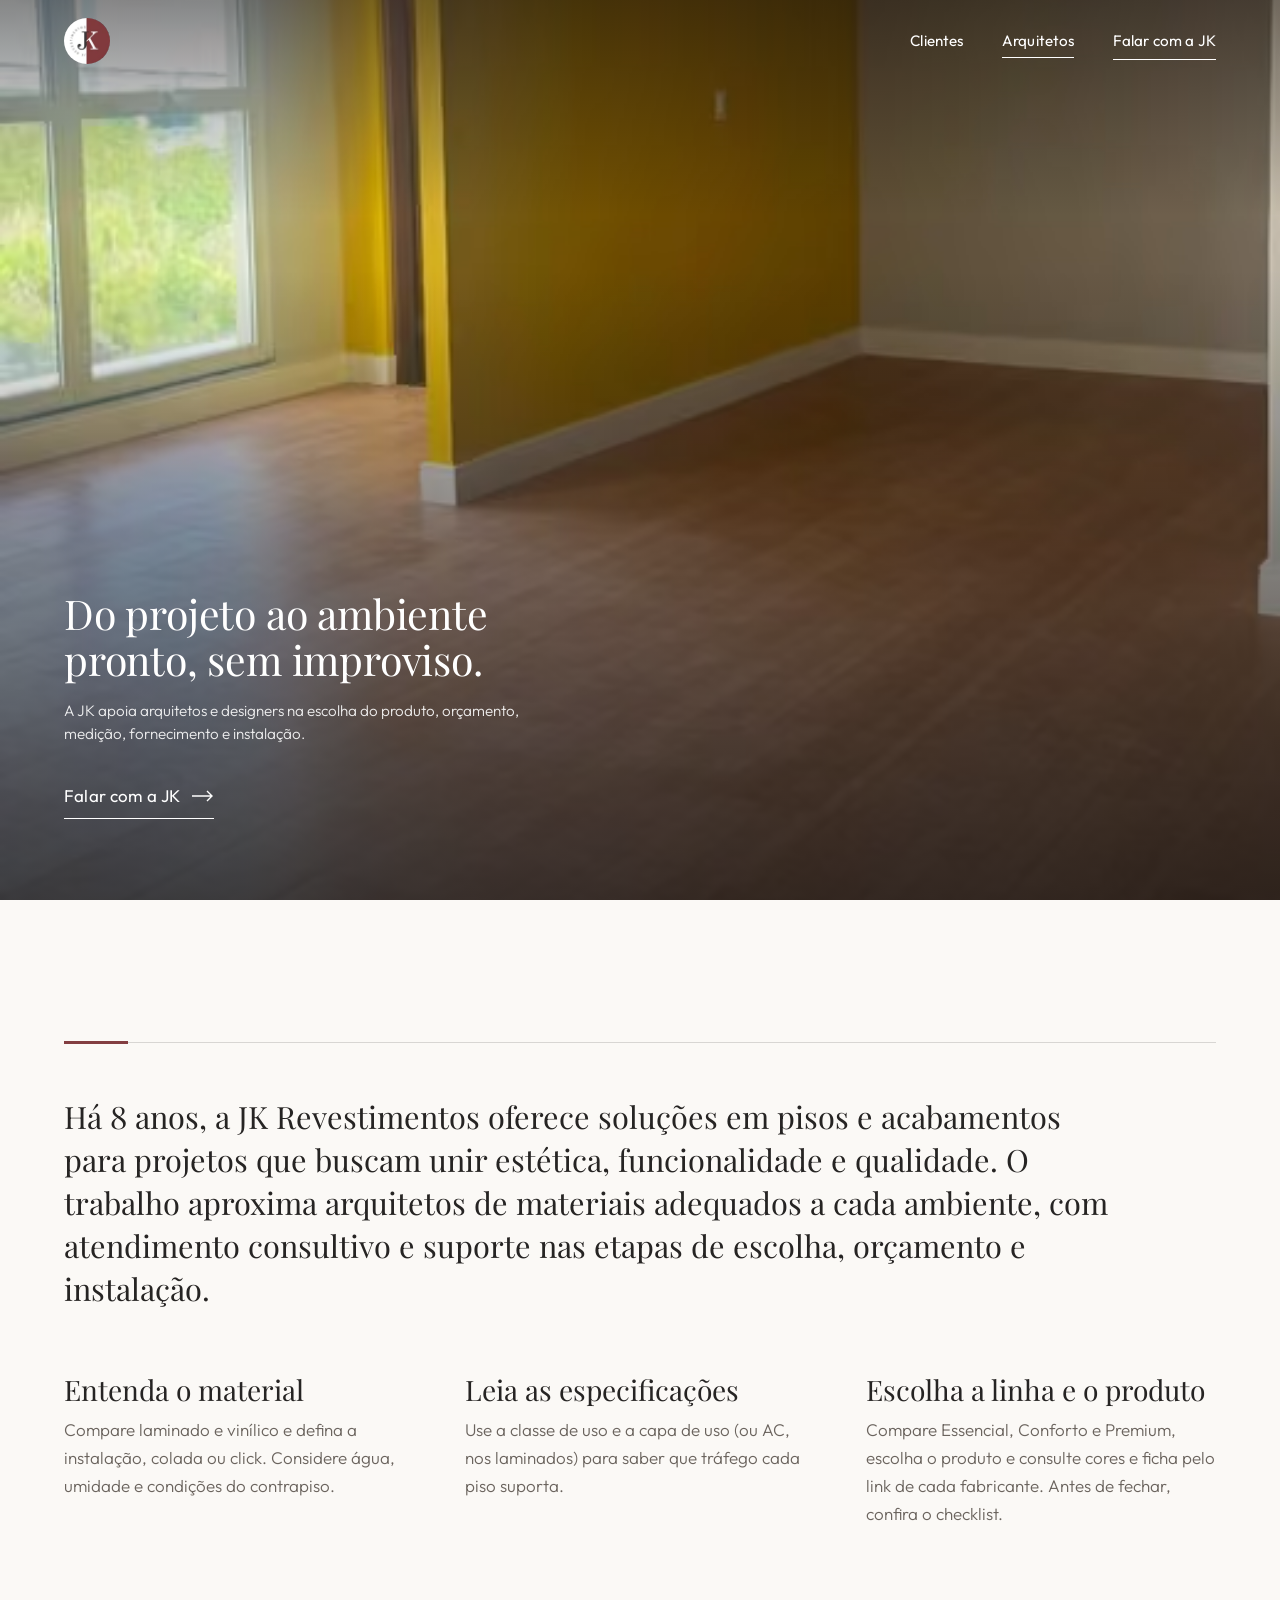
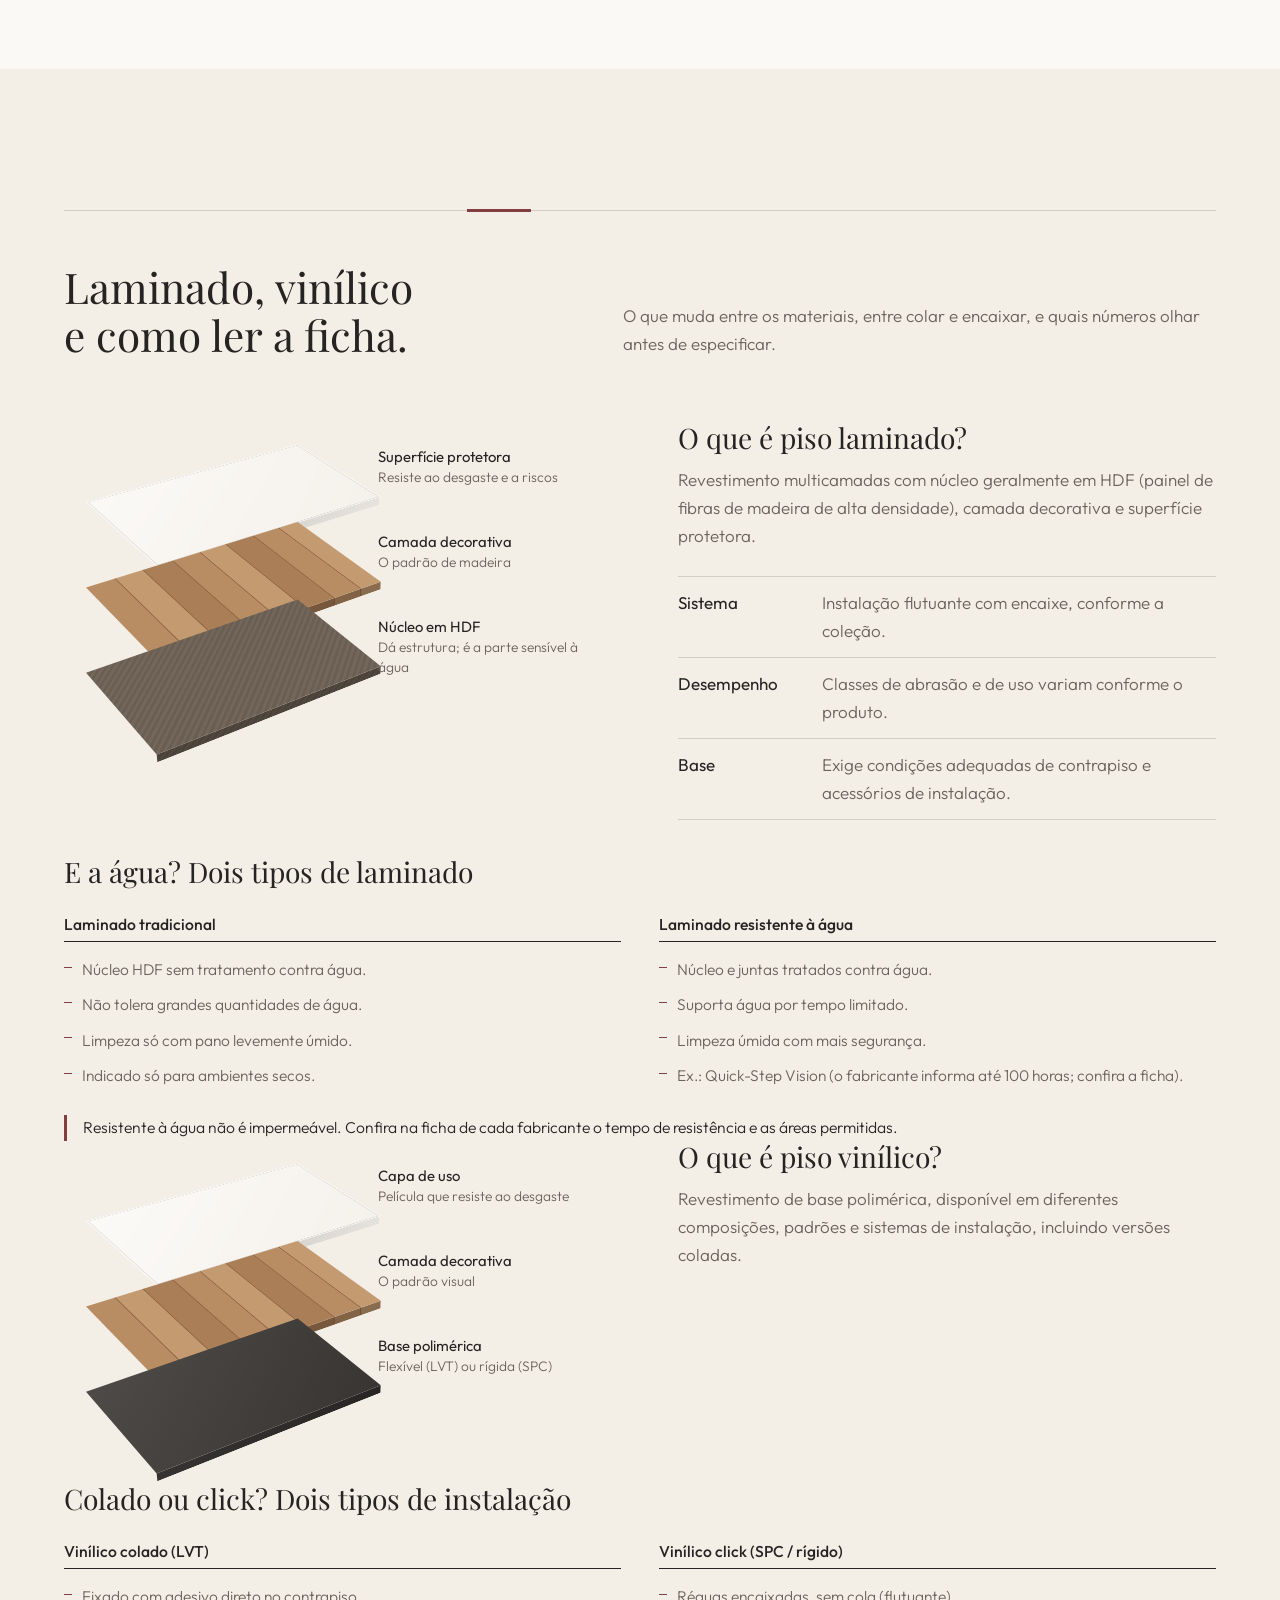
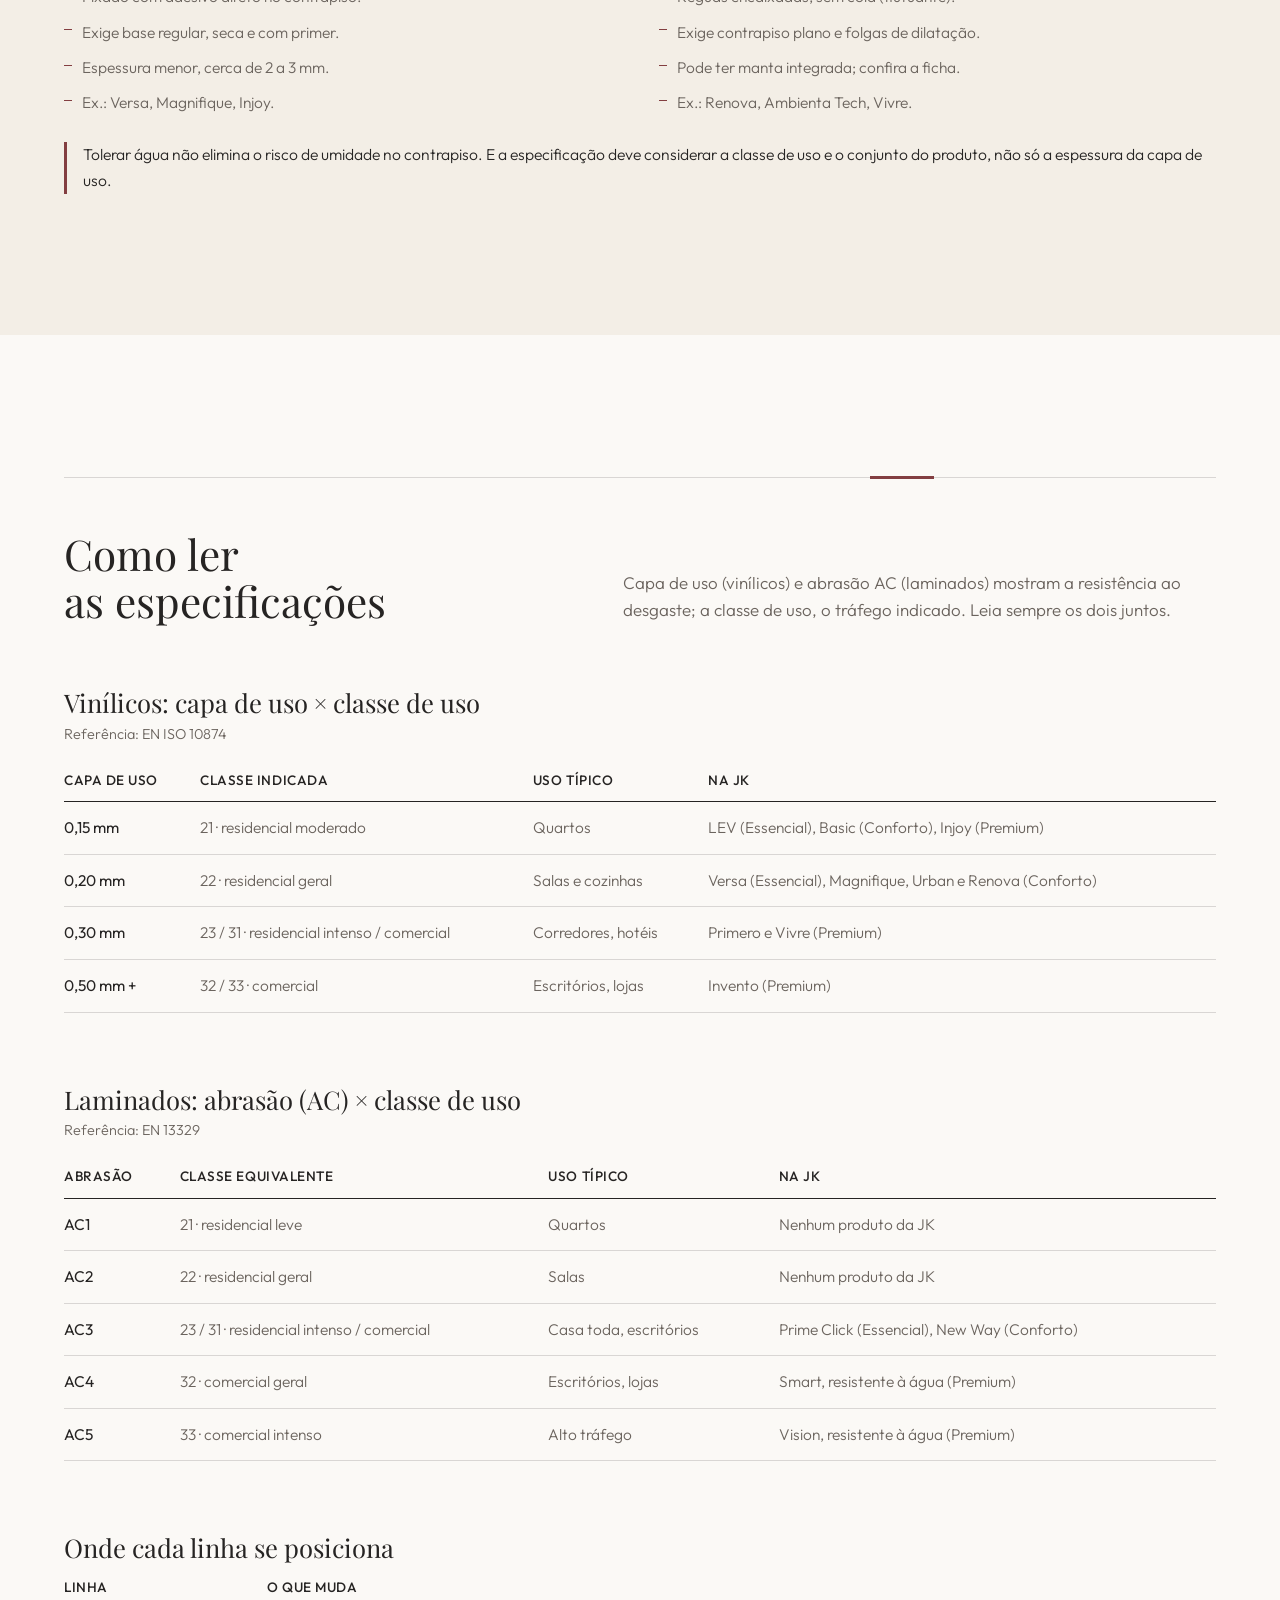
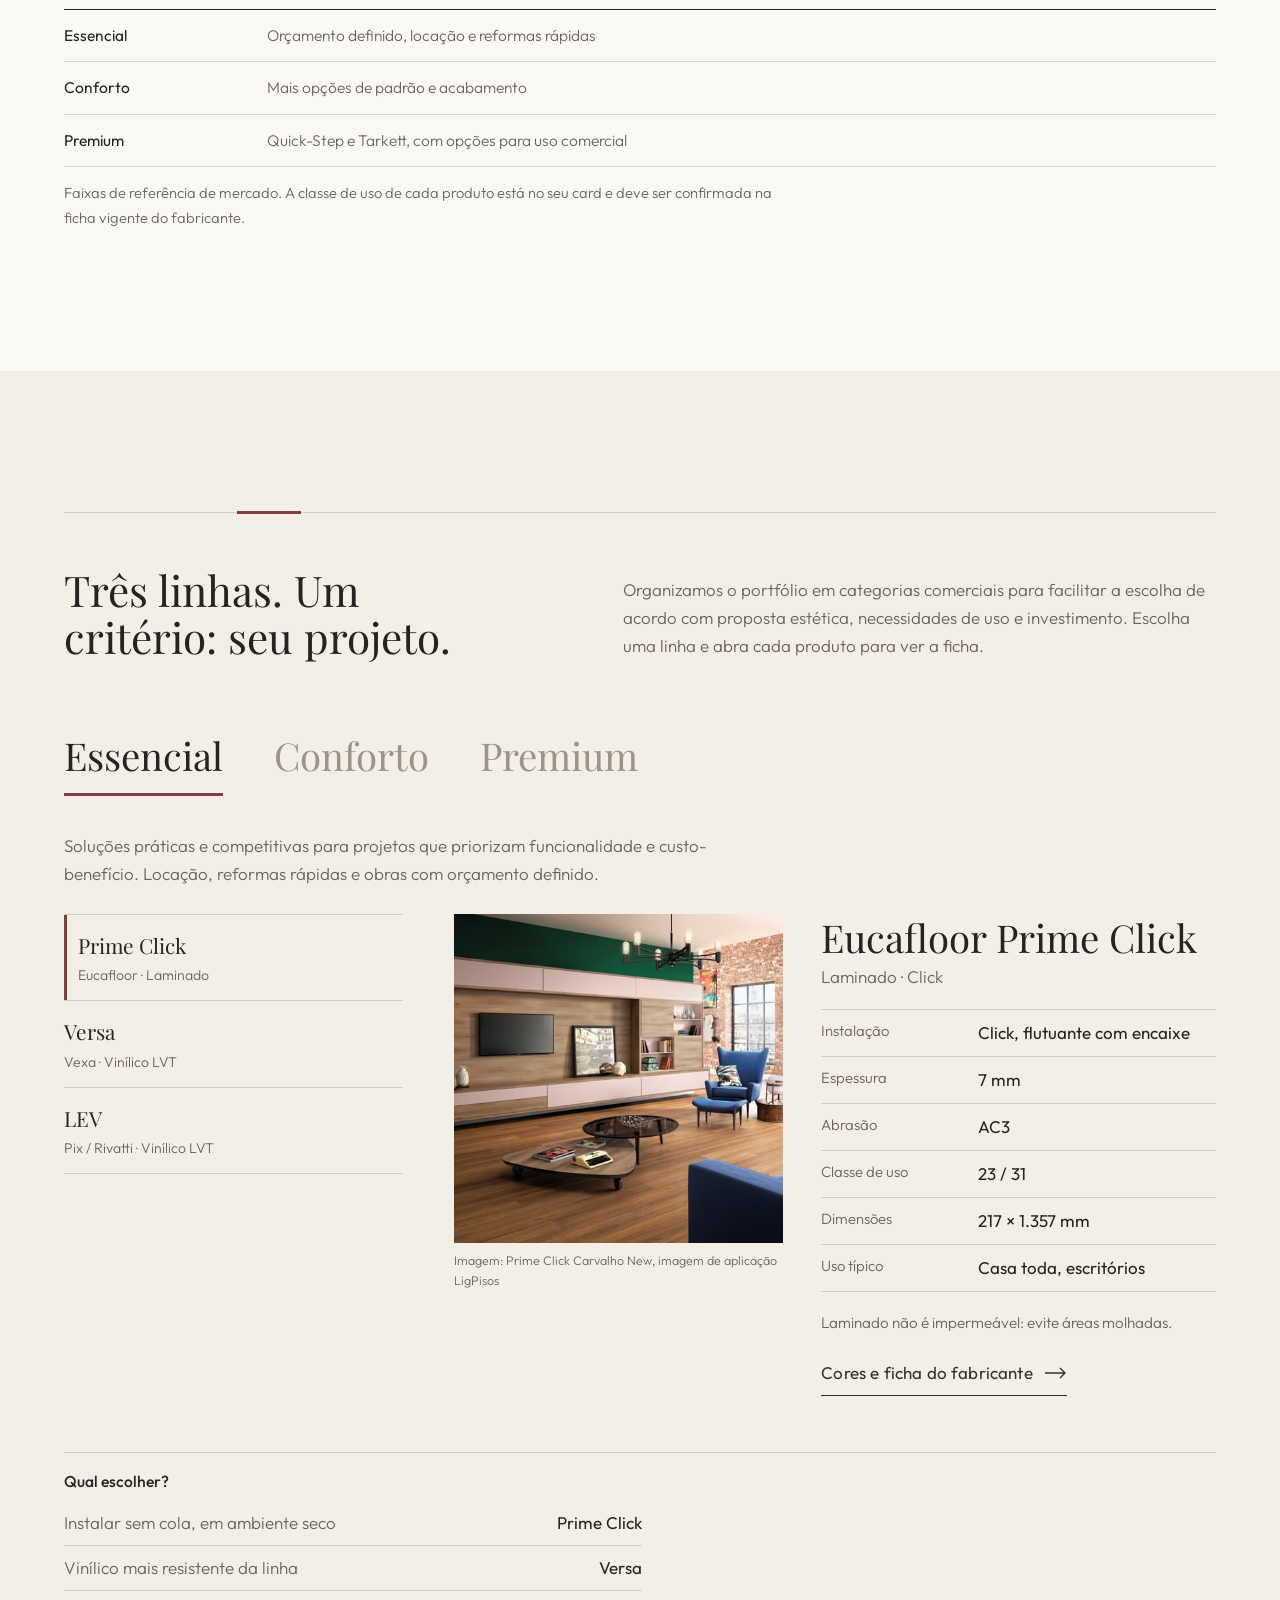
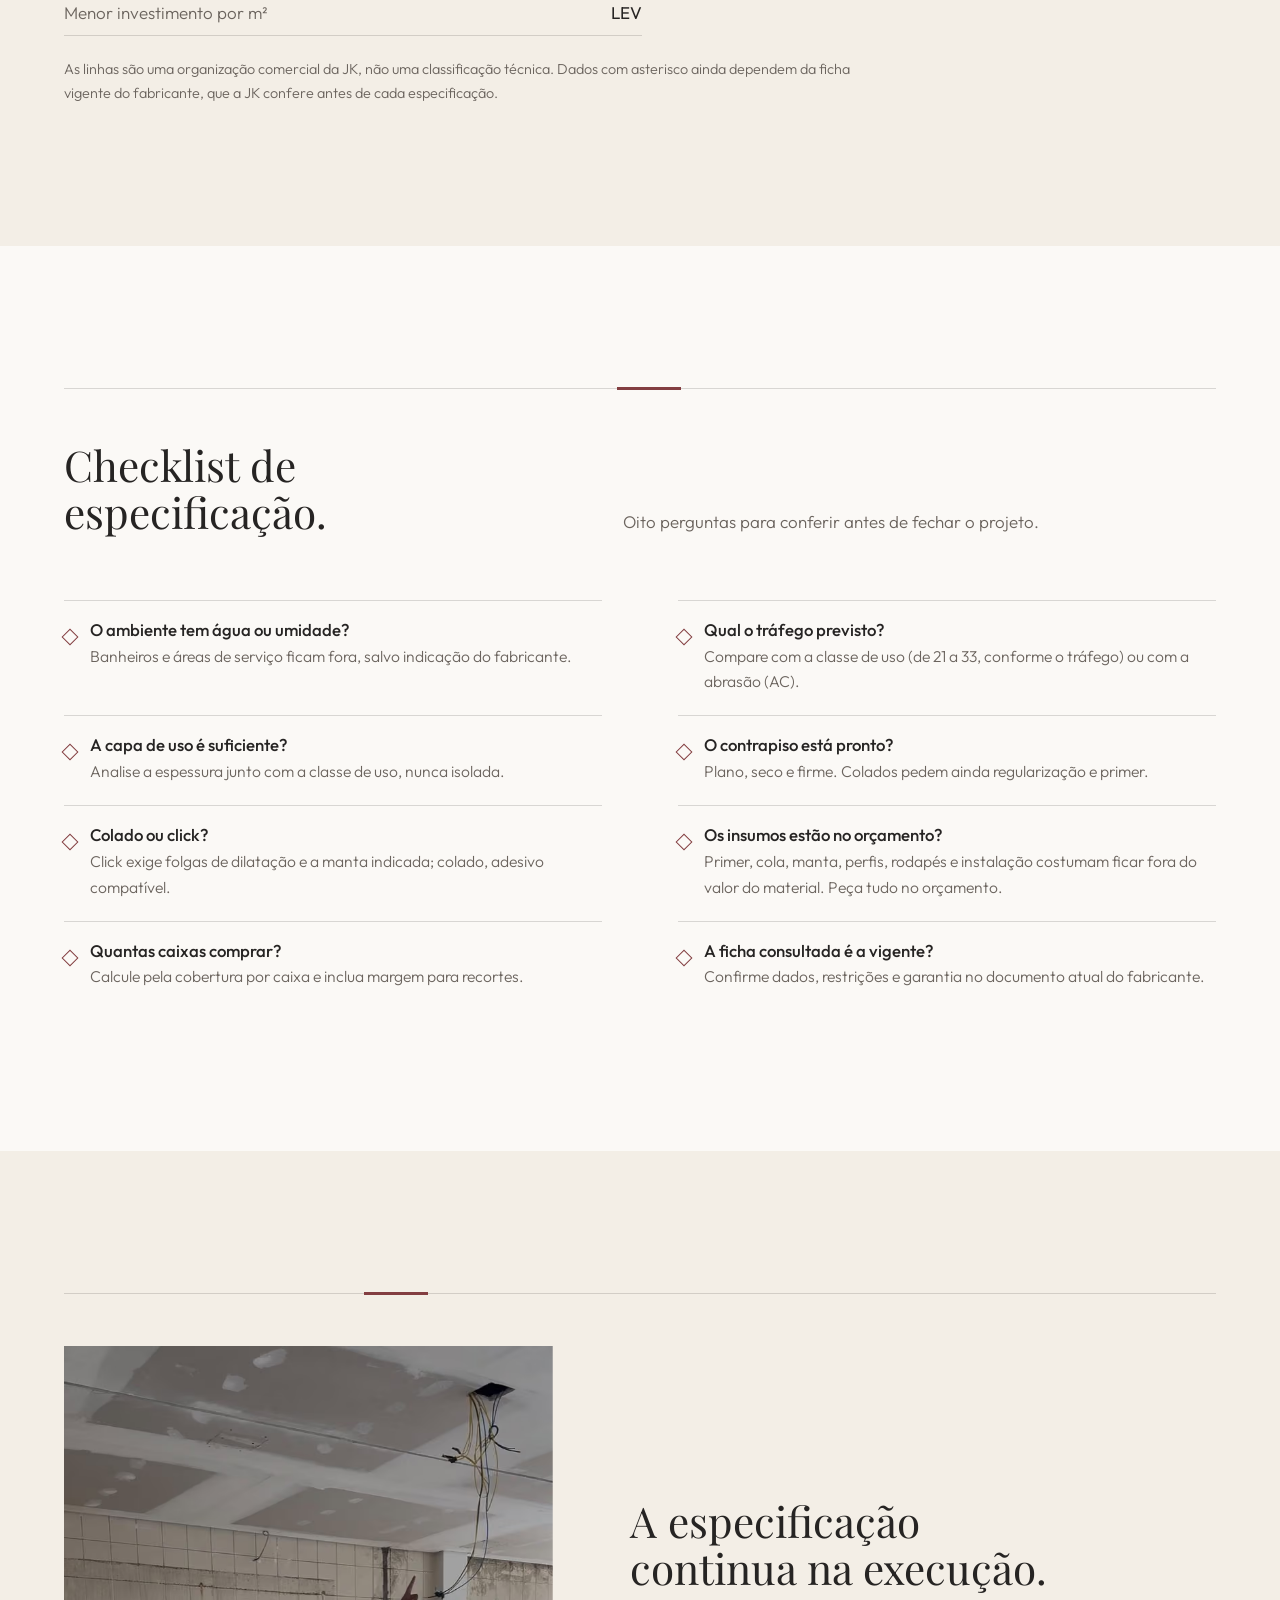
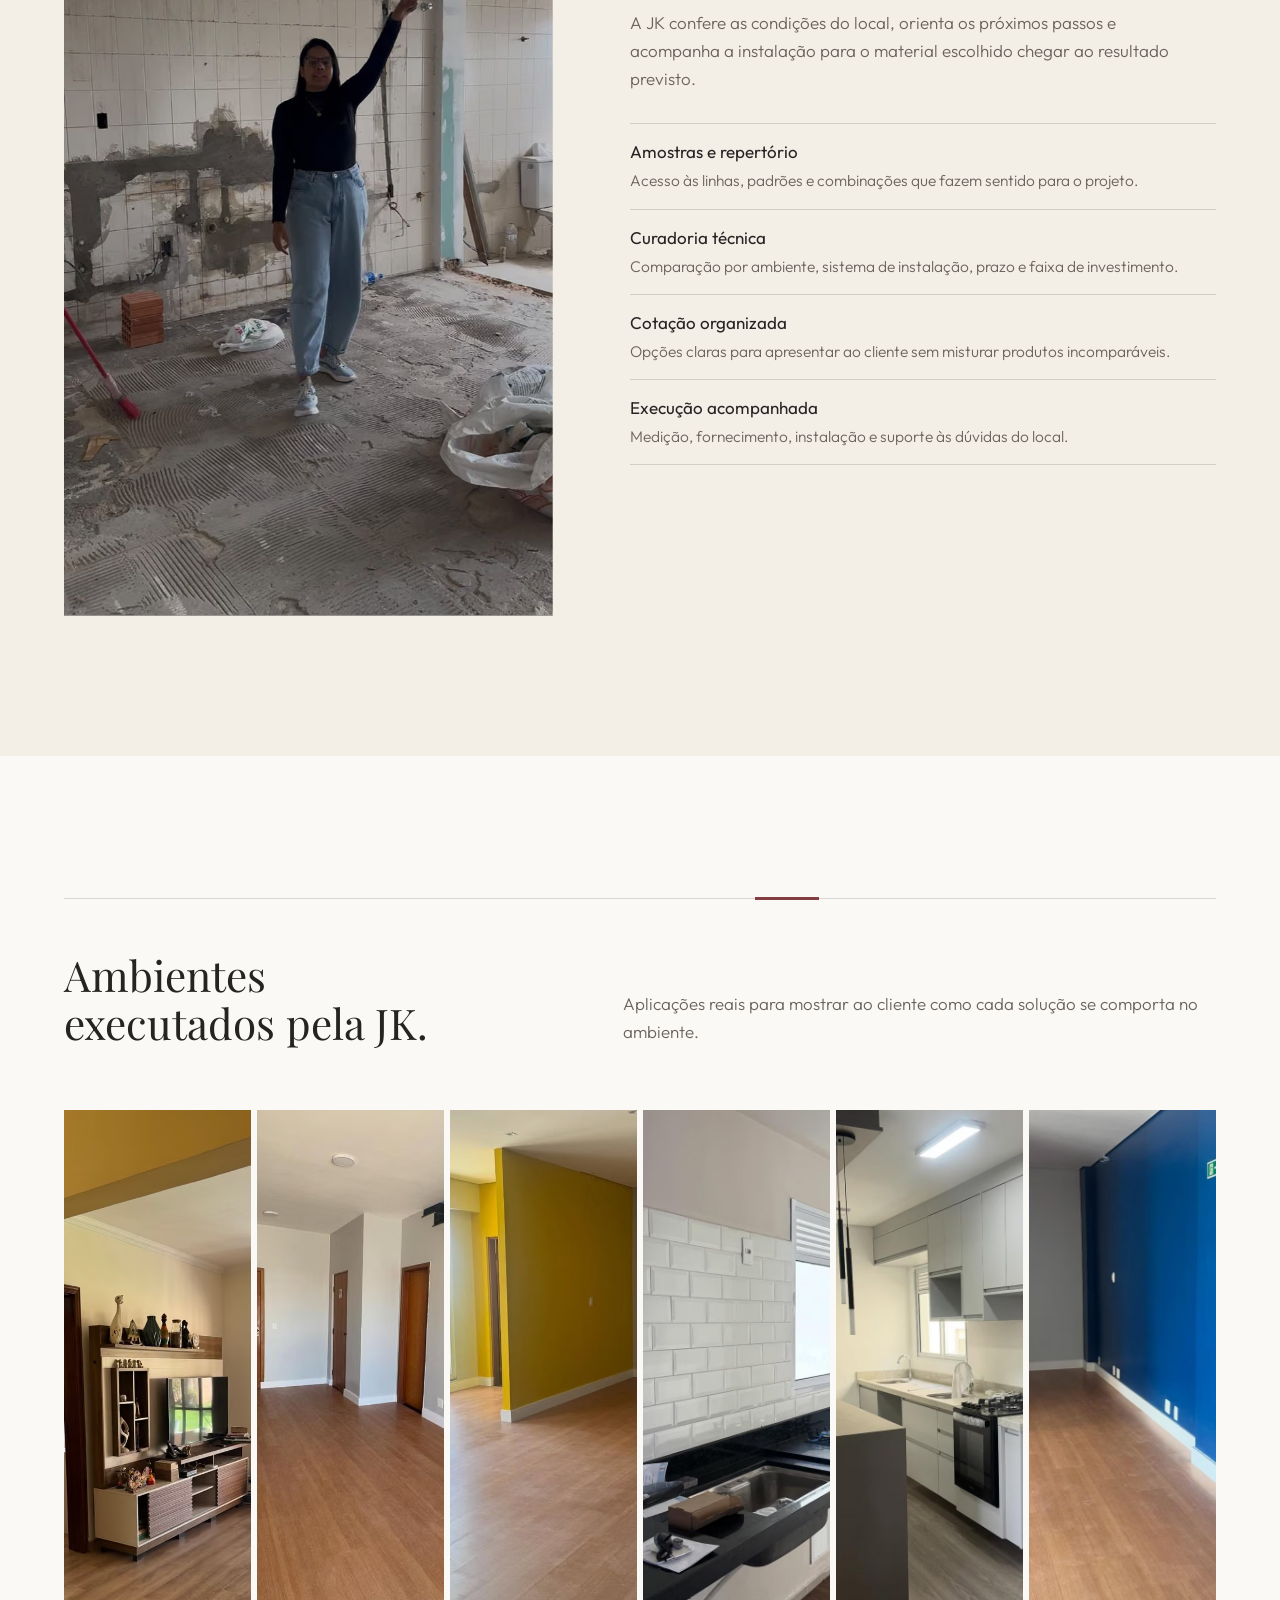
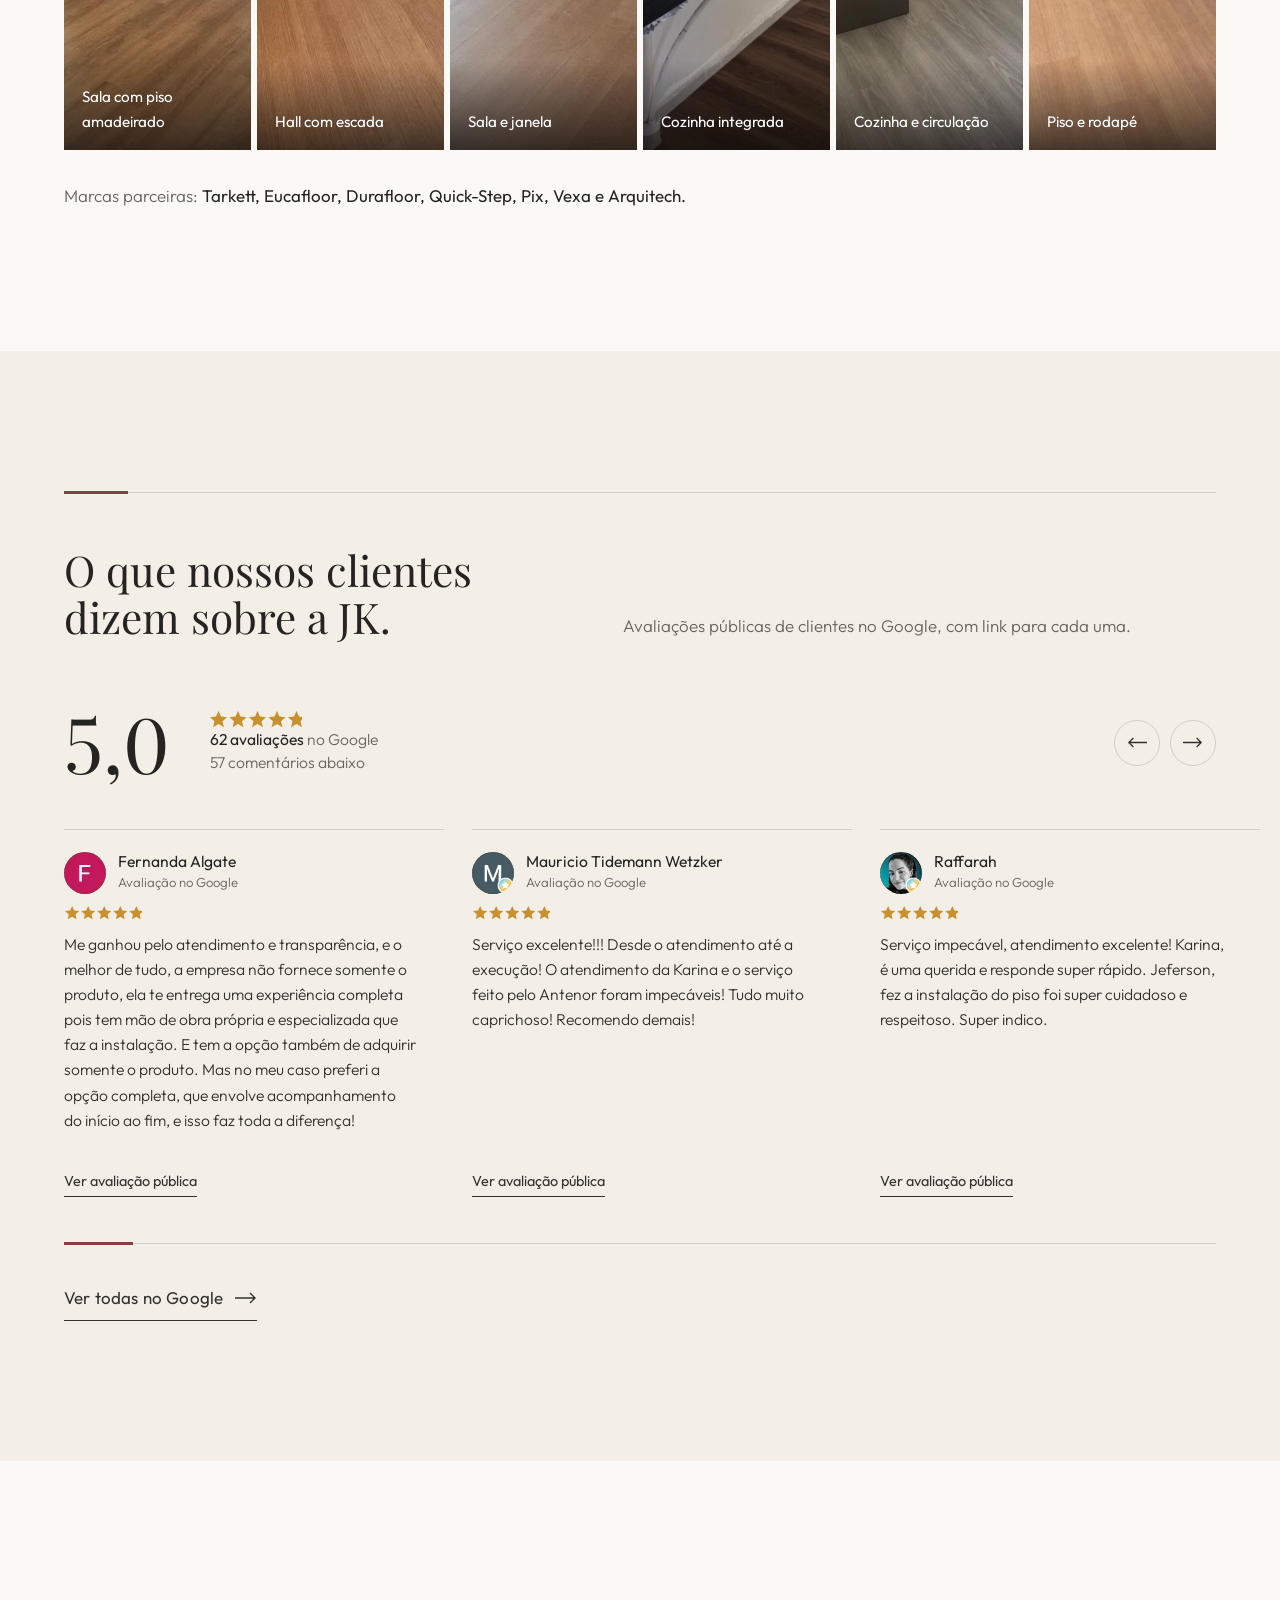
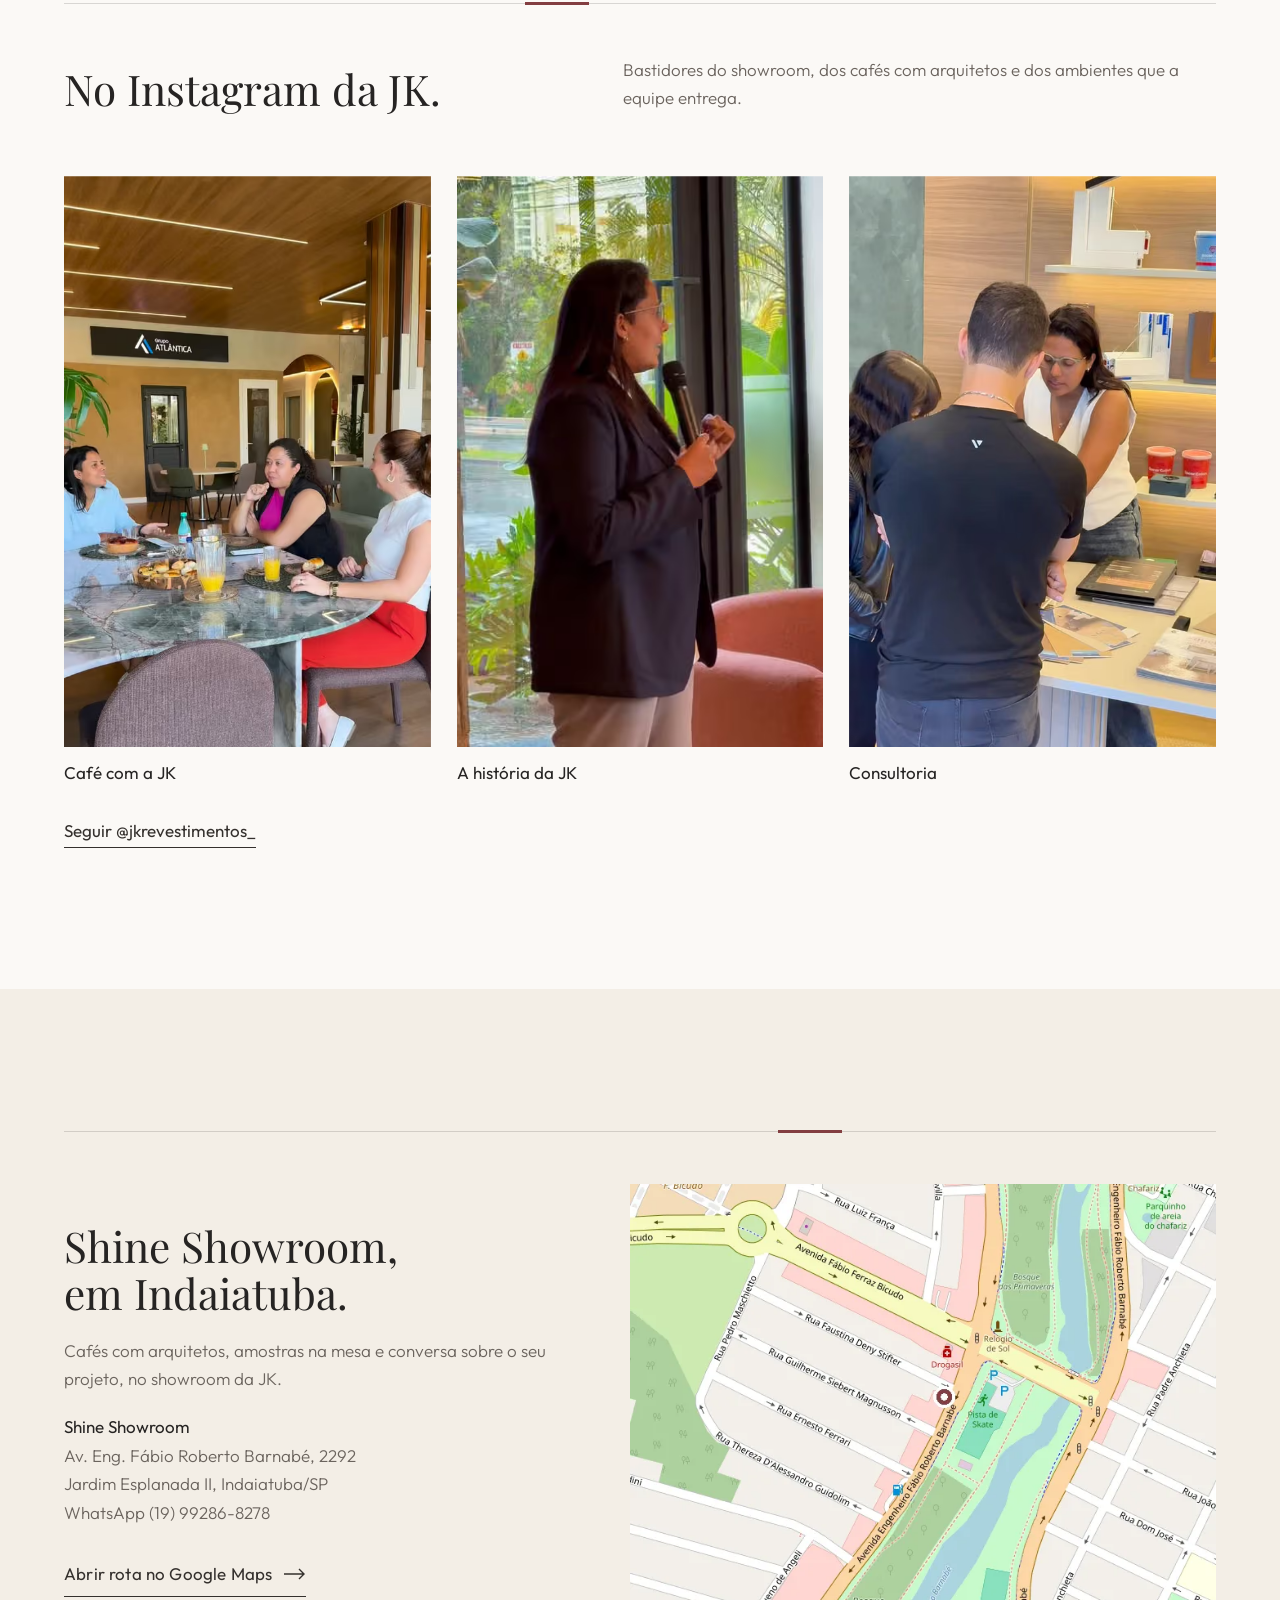
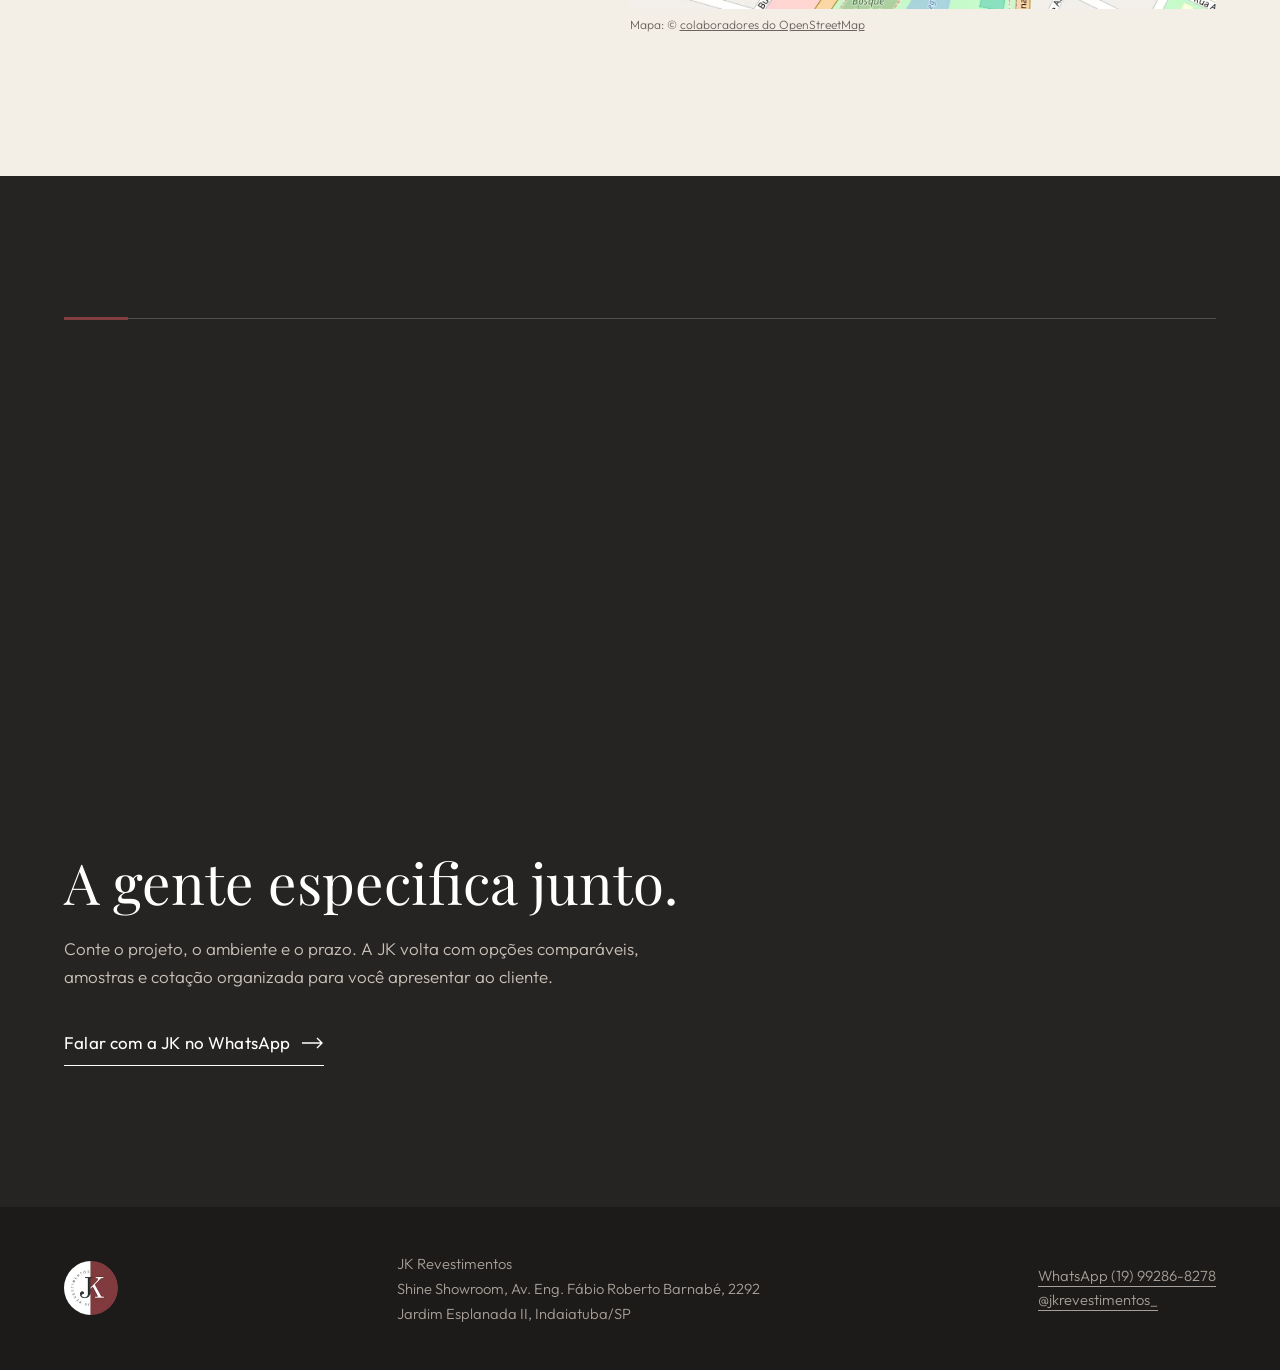
<file: v3/_capas/capa4/arq/index.html>
<!doctype html>
<html lang="pt-BR">
<head>
<meta charset="utf-8">
<meta name="viewport" content="width=device-width,initial-scale=1,viewport-fit=cover">
<title>JK para Arquitetos | Especificação e parceria</title>
<meta name="description" content="A JK apoia arquitetos e designers na escolha do produto, orçamento, medição, fornecimento e instalação de pisos e revestimentos.">
<meta name="robots" content="noindex, nofollow">
<meta name="theme-color" content="#262423">
<link rel="icon" href="../../../favicon-32.png" sizes="32x32">
<link rel="apple-touch-icon" href="../../../apple-touch-icon.png">
<link rel="preload" href="../../../fonts/playfair.woff2" as="font" type="font/woff2" crossorigin>
<link rel="preload" href="../../../fonts/outfit.woff2" as="font" type="font/woff2" crossorigin>
<link rel="preload" as="image" type="image/avif" media="(min-width:768px)" imagesrcset="../../../img/capa4-d-900.avif 900w, ../../../img/capa4-d-1440.avif 1440w" imagesizes="100vw" fetchpriority="high"><link rel="preload" as="image" type="image/avif" media="(max-width:767px)" imagesrcset="../../../img/capa4-m-520.avif 520w, ../../../img/capa4-m-780.avif 780w" imagesizes="100vw" fetchpriority="high">
<link rel="stylesheet" href="../../../style.css">
<script>document.documentElement.className+=" js"</script>
</head>
<body>
<a class="skip" href="#main">Pular para o conteúdo</a>
<svg width="0" height="0" style="position:absolute" aria-hidden="true"><symbol id="star5" viewBox="0 0 92 17"><g fill="currentColor"><path transform="translate(0.0 0)" d="M8.5 0l2.5 5.6 6 .6-4.5 4 1.4 6-5.4-3.2-5.4 3.2 1.4-6-4.5-4 6-.6z"/><path transform="translate(19.5 0)" d="M8.5 0l2.5 5.6 6 .6-4.5 4 1.4 6-5.4-3.2-5.4 3.2 1.4-6-4.5-4 6-.6z"/><path transform="translate(39.0 0)" d="M8.5 0l2.5 5.6 6 .6-4.5 4 1.4 6-5.4-3.2-5.4 3.2 1.4-6-4.5-4 6-.6z"/><path transform="translate(58.5 0)" d="M8.5 0l2.5 5.6 6 .6-4.5 4 1.4 6-5.4-3.2-5.4 3.2 1.4-6-4.5-4 6-.6z"/><path transform="translate(78.0 0)" d="M8.5 0l2.5 5.6 6 .6-4.5 4 1.4 6-5.4-3.2-5.4 3.2 1.4-6-4.5-4 6-.6z"/></g></symbol></svg>
<header class="hdr"><a class="logo" href="../" aria-label="JK Revestimentos, início"><img src="../../../brand/jk-logo-96.webp" width="96" height="96" alt="JK Revestimentos"></a><nav aria-label="Principal"><a class="nav-sec" href="../">Clientes</a><a class="nav-sec" href="./" aria-current="page">Arquitetos</a><a class="hdr-cta" href="https://wa.me/5519992868278?text=Ol%C3%A1%2C%20sou%20arquiteto(a)%20ou%20designer%20e%20quero%20conhecer%20a%20parceria%20da%20JK." target="_blank" rel="noopener">Falar com a JK</a></nav></header><main id="main"><section class="hero" aria-label="Abertura"><picture><source media="(min-width:768px)" type="image/avif" srcset="../../../img/capa4-d-900.avif 900w, ../../../img/capa4-d-1440.avif 1440w" sizes="100vw"><source media="(min-width:768px)" type="image/webp" srcset="../../../img/capa4-d-900.webp 900w, ../../../img/capa4-d-1440.webp 1440w" sizes="100vw"><source type="image/avif" srcset="../../../img/capa4-m-520.avif 520w, ../../../img/capa4-m-780.avif 780w" sizes="100vw"><source type="image/webp" srcset="../../../img/capa4-m-520.webp 520w, ../../../img/capa4-m-780.webp 780w" sizes="100vw"><img src="../../../img/capa4-m-780.jpg" width="780" height="1600" alt="Sala ampla com piso laminado claro e rodapé branco" fetchpriority="high" decoding="async" style="object-position:48% 60%"></picture><style>@media(min-width:768px){.hero picture img{object-position:center 60%!important}}</style><div class="planks" aria-hidden="true"><span style="--w:11;--d:0.0s"></span><span style="--w:9;--d:0.34s"></span><span style="--w:13;--d:0.12s"></span><span style="--w:10;--d:0.46s"></span><span style="--w:12;--d:0.06s"></span><span style="--w:9;--d:0.4s"></span><span style="--w:11;--d:0.18s"></span><span style="--w:13;--d:0.52s"></span><span style="--w:12;--d:0.26s"></span></div><div class="hero-in"><h1>Do projeto ao ambiente pronto, sem improviso.</h1><p class="lead">A JK apoia arquitetos e designers na escolha do produto, orçamento, medição, fornecimento e instalação.</p><a class="cta draw" href="https://wa.me/5519992868278?text=Ol%C3%A1%2C%20sou%20arquiteto(a)%20ou%20designer%20e%20quero%20conhecer%20a%20parceria%20da%20JK." target="_blank" rel="noopener">Falar com a JK<svg viewBox="0 0 22 12" fill="none" stroke="currentColor" stroke-width="1.4" aria-hidden="true"><path d="M0 6h20M15 1l5 5-5 5"/></svg></a></div></section><section class="sec" id="parceria" aria-labelledby="t-par"><div class="wrap"><div class="joint" aria-hidden="true"><i style="--at:0"></i></div><h2 id="t-par" class="sr">Mais que revestimentos</h2><p class="lead-text rv">Há 8 anos, a JK Revestimentos oferece soluções em pisos e acabamentos para projetos que buscam unir estética, funcionalidade e qualidade. O trabalho aproxima arquitetos de materiais adequados a cada ambiente, com atendimento consultivo e suporte nas etapas de escolha, orçamento e instalação.</p><div class="guide"><div class="rv" style="--rd:0.0s"><h3>Entenda o material</h3><p>Compare laminado e vinílico e defina a instalação, colada ou click. Considere água, umidade e condições do contrapiso.</p></div><div class="rv" style="--rd:0.12s"><h3>Leia as especificações</h3><p>Use a classe de uso e a capa de uso (ou AC, nos laminados) para saber que tráfego cada piso suporta.</p></div><div class="rv" style="--rd:0.24s"><h3>Escolha a linha e o produto</h3><p>Compare Essencial, Conforto e Premium, escolha o produto e consulte cores e ficha pelo link de cada fabricante. Antes de fechar, confira o checklist.</p></div></div></div></section><section class="sec ivory" id="tecnico" aria-labelledby="t-tec"><div class="wrap"><div class="joint" aria-hidden="true"><i style="--at:35%"></i></div><div class="head rv"><h2 id="t-tec">Laminado, vinílico e como ler a ficha.</h2><p>O que muda entre os materiais, entre colar e encaixar, e quais números olhar antes de especificar.</p></div><div class="mat"><div class="rv"><div class="stack" role="img" aria-label="Camadas do piso, de cima para baixo: Superfície protetora, Camada decorativa, Núcleo em HDF"><div class="layer l-top" style="--i:0" aria-hidden="true"></div><div class="stack-lab" style="--i:0" aria-hidden="true"><b>Superfície protetora</b><span>Resiste ao desgaste e a riscos</span></div><div class="layer l-deco" style="--i:1" aria-hidden="true"></div><div class="stack-lab" style="--i:1" aria-hidden="true"><b>Camada decorativa</b><span>O padrão de madeira</span></div><div class="layer l-core" style="--i:2" aria-hidden="true"></div><div class="stack-lab" style="--i:2" aria-hidden="true"><b>Núcleo em HDF</b><span>Dá estrutura; é a parte sensível à água</span></div></div></div><div class="rv"><h3>O que é piso laminado?</h3><p class="intro">Revestimento multicamadas com núcleo geralmente em HDF (painel de fibras de madeira de alta densidade), camada decorativa e superfície protetora.</p><ul class="facts"><li><b>Sistema</b><span>Instalação flutuante com encaixe, conforme a coleção.</span></li><li><b>Desempenho</b><span>Classes de abrasão e de uso variam conforme o produto.</span></li><li><b>Base</b><span>Exige condições adequadas de contrapiso e acessórios de instalação.</span></li></ul></div></div><div class="rv" style="margin-top:36px"><h3 style="font-size:clamp(1.4rem,2.2vw,1.9rem)">E a água? Dois tipos de laminado</h3><div class="opt"><div><h4>Laminado tradicional</h4><ul><li>Núcleo HDF sem tratamento contra água.</li><li>Não tolera grandes quantidades de água.</li><li>Limpeza só com pano levemente úmido.</li><li>Indicado só para ambientes secos.</li></ul></div><div><h4>Laminado resistente à água</h4><ul><li>Núcleo e juntas tratados contra água.</li><li>Suporta água por tempo limitado.</li><li>Limpeza úmida com mais segurança.</li><li>Ex.: Quick-Step Vision (o fabricante informa até 100 horas; confira a ficha).</li></ul></div></div><p class="warn">Resistente à água não é impermeável. Confira na ficha de cada fabricante o tempo de resistência e as áreas permitidas.</p></div><div class="mat"><div class="rv"><div class="stack" role="img" aria-label="Camadas do piso, de cima para baixo: Capa de uso, Camada decorativa, Base polimérica"><div class="layer l-cap" style="--i:0" aria-hidden="true"></div><div class="stack-lab" style="--i:0" aria-hidden="true"><b>Capa de uso</b><span>Película que resiste ao desgaste</span></div><div class="layer l-deco" style="--i:1" aria-hidden="true"></div><div class="stack-lab" style="--i:1" aria-hidden="true"><b>Camada decorativa</b><span>O padrão visual</span></div><div class="layer l-base" style="--i:2" aria-hidden="true"></div><div class="stack-lab" style="--i:2" aria-hidden="true"><b>Base polimérica</b><span>Flexível (LVT) ou rígida (SPC)</span></div></div></div><div class="rv"><h3>O que é piso vinílico?</h3><p class="intro">Revestimento de base polimérica, disponível em diferentes composições, padrões e sistemas de instalação, incluindo versões coladas.</p></div></div><div class="rv" style="margin-top:36px"><h3 style="font-size:clamp(1.4rem,2.2vw,1.9rem)">Colado ou click? Dois tipos de instalação</h3><div class="opt"><div><h4>Vinílico colado (LVT)</h4><ul><li>Fixado com adesivo direto no contrapiso.</li><li>Exige base regular, seca e com primer.</li><li>Espessura menor, cerca de 2 a 3 mm.</li><li>Ex.: Versa, Magnifique, Injoy.</li></ul></div><div><h4>Vinílico click (SPC / rígido)</h4><ul><li>Réguas encaixadas, sem cola (flutuante).</li><li>Exige contrapiso plano e folgas de dilatação.</li><li>Pode ter manta integrada; confira a ficha.</li><li>Ex.: Renova, Ambienta Tech, Vivre.</li></ul></div></div><p class="warn">Tolerar água não elimina o risco de umidade no contrapiso. E a especificação deve considerar a classe de uso e o conjunto do produto, não só a espessura da capa de uso.</p></div></div></section><section class="sec" id="ler" aria-labelledby="t-ler"><div class="wrap"><div class="joint" aria-hidden="true"><i style="--at:70%"></i></div><div class="head rv"><h2 id="t-ler">Como ler as especificações</h2><p>Capa de uso (vinílicos) e abrasão AC (laminados) mostram a resistência ao desgaste; a classe de uso, o tráfego indicado. Leia sempre os dois juntos.</p></div><div class="rv"><h3 class="tbl-title" style="margin-top:0">Vinílicos: capa de uso × classe de uso</h3><p class="tbl-ref">Referência: EN ISO 10874</p><table><thead><tr><th>Capa de uso</th><th>Classe indicada</th><th>Uso típico</th><th>Na JK</th></tr></thead><tbody><tr><td data-l="Capa de uso">0,15 mm</td><td data-l="Classe indicada">21 · residencial moderado</td><td data-l="Uso típico">Quartos</td><td data-l="Na JK">LEV (Essencial), Basic (Conforto), Injoy (Premium)</td></tr><tr><td data-l="Capa de uso">0,20 mm</td><td data-l="Classe indicada">22 · residencial geral</td><td data-l="Uso típico">Salas e cozinhas</td><td data-l="Na JK">Versa (Essencial), Magnifique, Urban e Renova (Conforto)</td></tr><tr><td data-l="Capa de uso">0,30 mm</td><td data-l="Classe indicada">23 / 31 · residencial intenso / comercial</td><td data-l="Uso típico">Corredores, hotéis</td><td data-l="Na JK">Primero e Vivre (Premium)</td></tr><tr><td data-l="Capa de uso">0,50 mm +</td><td data-l="Classe indicada">32 / 33 · comercial</td><td data-l="Uso típico">Escritórios, lojas</td><td data-l="Na JK">Invento (Premium)</td></tr></tbody></table></div><div class="rv"><h3 class="tbl-title">Laminados: abrasão (AC) × classe de uso</h3><p class="tbl-ref">Referência: EN 13329</p><table><thead><tr><th>Abrasão</th><th>Classe equivalente</th><th>Uso típico</th><th>Na JK</th></tr></thead><tbody><tr><td data-l="Abrasão">AC1</td><td data-l="Classe equivalente">21 · residencial leve</td><td data-l="Uso típico">Quartos</td><td data-l="Na JK">Nenhum produto da JK</td></tr><tr><td data-l="Abrasão">AC2</td><td data-l="Classe equivalente">22 · residencial geral</td><td data-l="Uso típico">Salas</td><td data-l="Na JK">Nenhum produto da JK</td></tr><tr><td data-l="Abrasão">AC3</td><td data-l="Classe equivalente">23 / 31 · residencial intenso / comercial</td><td data-l="Uso típico">Casa toda, escritórios</td><td data-l="Na JK">Prime Click (Essencial), New Way (Conforto)</td></tr><tr><td data-l="Abrasão">AC4</td><td data-l="Classe equivalente">32 · comercial geral</td><td data-l="Uso típico">Escritórios, lojas</td><td data-l="Na JK">Smart, resistente à água (Premium)</td></tr><tr><td data-l="Abrasão">AC5</td><td data-l="Classe equivalente">33 · comercial intenso</td><td data-l="Uso típico">Alto tráfego</td><td data-l="Na JK">Vision, resistente à água (Premium)</td></tr></tbody></table></div><div class="rv"><h3 class="tbl-title">Onde cada linha se posiciona</h3><table><thead><tr><th>Linha</th><th>O que muda</th></tr></thead><tbody><tr><td data-l="Linha">Essencial</td><td data-l="O que muda">Orçamento definido, locação e reformas rápidas</td></tr><tr><td data-l="Linha">Conforto</td><td data-l="O que muda">Mais opções de padrão e acabamento</td></tr><tr><td data-l="Linha">Premium</td><td data-l="O que muda">Quick-Step e Tarkett, com opções para uso comercial</td></tr></tbody></table><p class="tbl-note">Faixas de referência de mercado. A classe de uso de cada produto está no seu card e deve ser confirmada na ficha vigente do fabricante.</p></div></div></section><section class="sec ivory" id="linhas" aria-labelledby="t-lin"><div class="wrap" data-exp><div class="joint" aria-hidden="true"><i style="--at:15%"></i></div><div class="head rv"><h2 id="t-lin">Três linhas. Um critério: seu projeto.</h2><p>Organizamos o portfólio em categorias comerciais para facilitar a escolha de acordo com proposta estética, necessidades de uso e investimento. Escolha uma linha e abra cada produto para ver a ficha.</p></div><div class="tabs rv" role="group" aria-label="Linhas"><button type="button" data-tier-btn aria-pressed="true">Essencial</button><button type="button" data-tier-btn aria-pressed="false">Conforto</button><button type="button" data-tier-btn aria-pressed="false">Premium</button></div><div data-tier><p class="tier-intro">Soluções práticas e competitivas para projetos que priorizam funcionalidade e custo-benefício. Locação, reformas rápidas e obras com orçamento definido.</p><div class="exp"><div class="plist" role="group" aria-label="Produtos da linha Essencial"><button type="button" data-prod-btn aria-pressed="true"><b>Prime Click</b><span>Eucafloor · Laminado</span></button><button type="button" data-prod-btn aria-pressed="false"><b>Versa</b><span>Vexa · Vinílico LVT</span></button><button type="button" data-prod-btn aria-pressed="false"><b>LEV</b><span>Pix / Rivatti · Vinílico LVT</span></button></div><div><div class="pnl"><div><div class="ph"><picture><source type="image/avif" srcset="../../../img/p-prime-480.avif 480w, ../../../img/p-prime-800.avif 800w" sizes="(min-width:900px) 28vw, 100vw"><source type="image/webp" srcset="../../../img/p-prime-480.webp 480w, ../../../img/p-prime-800.webp 800w" sizes="(min-width:900px) 28vw, 100vw"><img src="../../../img/p-prime-800.webp" srcset="../../../img/p-prime-480.webp 480w, ../../../img/p-prime-800.webp 800w" sizes="(min-width:900px) 28vw, 100vw" width="800" height="800" alt="Sala ampla com piso laminado Eucafloor Prime Click Carvalho New em destaque" loading="lazy" decoding="async"></picture></div><p class="cred">Imagem: Prime Click Carvalho New, imagem de aplicação LigPisos</p></div><div><h4>Eucafloor Prime Click</h4><p class="sub">Laminado · Click</p><dl><div><dt>Instalação</dt><dd>Click, flutuante com encaixe</dd></div><div><dt>Espessura</dt><dd>7 mm</dd></div><div><dt>Abrasão</dt><dd>AC3</dd></div><div><dt>Classe de uso</dt><dd>23 / 31</dd></div><div><dt>Dimensões</dt><dd>217 × 1.357 mm</dd></div><div><dt>Uso típico</dt><dd>Casa toda, escritórios</dd></div></dl><p class="note">Laminado não é impermeável: evite áreas molhadas.</p><a class="cta" href="https://www.eucatex.com.br/pisos/produto/pisos-laminados/eucafloor-prime-click" target="_blank" rel="noopener">Cores e ficha do fabricante<svg viewBox="0 0 22 12" fill="none" stroke="currentColor" stroke-width="1.4" aria-hidden="true"><path d="M0 6h20M15 1l5 5-5 5"/></svg></a></div></div><div class="pnl one"><div><h4>Vexa Versa</h4><p class="sub">Vinílico LVT · Colado</p><dl><div><dt>Instalação</dt><dd>Colado, adesivo direto no contrapiso</dd></div><div><dt>Espessura</dt><dd>2 mm</dd></div><div><dt>Capa de uso</dt><dd>0,20 mm</dd></div><div><dt>Classe de uso</dt><dd>22</dd></div><div><dt>Dimensões</dt><dd>240 × 1.400 mm</dd></div><div><dt>Uso típico</dt><dd>Salas e cozinhas</dd></div></dl><a class="cta" href="https://vexarevestimentosvinilicos.com.br/lvt-versa/" target="_blank" rel="noopener">Cores e ficha do fabricante<svg viewBox="0 0 22 12" fill="none" stroke="currentColor" stroke-width="1.4" aria-hidden="true"><path d="M0 6h20M15 1l5 5-5 5"/></svg></a></div></div><div class="pnl one"><div><h4>Pix / Rivatti LEV</h4><p class="sub">Vinílico LVT · Colado</p><dl><div><dt>Instalação</dt><dd>Colado, adesivo direto no contrapiso</dd></div><div><dt>Espessura</dt><dd>2 mm</dd></div><div><dt>Capa de uso</dt><dd>0,15 mm</dd></div><div><dt>Uso típico</dt><dd>Quartos</dd></div></dl><a class="cta" href="https://pixrevestimentos.com.br/produtos?l=linha-lev" target="_blank" rel="noopener">Abrir catálogo do fabricante<svg viewBox="0 0 22 12" fill="none" stroke="currentColor" stroke-width="1.4" aria-hidden="true"><path d="M0 6h20M15 1l5 5-5 5"/></svg></a></div></div></div></div><div class="pick"><h4>Qual escolher?</h4><ul><li><span>Instalar sem cola, em ambiente seco</span><b>Prime Click</b></li><li><span>Vinílico mais resistente da linha</span><b>Versa</b></li><li><span>Menor investimento por m²</span><b>LEV</b></li></ul></div></div><div data-tier><p class="tier-intro">Opções com diferenciais de acabamento e desempenho, para conciliar estética, conforto e investimento. </p><div class="exp"><div class="plist" role="group" aria-label="Produtos da linha Conforto"><button type="button" data-prod-btn aria-pressed="true"><b>New Way</b><span>Durafloor · Laminado</span></button><button type="button" data-prod-btn aria-pressed="false"><b>Basic</b><span>Eucafloor · Vinílico LVT</span></button><button type="button" data-prod-btn aria-pressed="false"><b>Magnifique</b><span>Arquitech · Vinílico LVT</span></button><button type="button" data-prod-btn aria-pressed="false"><b>Urban</b><span>Durafloor · Vinílico LVT</span></button><button type="button" data-prod-btn aria-pressed="false"><b>Renova</b><span>Vexa · Vinílico SPC</span></button><button type="button" data-prod-btn aria-pressed="false"><b>FIT</b><span>Pix / Rivatti · Vinílico</span></button></div><div><div class="pnl"><div><div class="ph"><picture><source type="image/avif" srcset="../../../img/p-newway-480.avif 480w, ../../../img/p-newway-800.avif 800w" sizes="(min-width:900px) 28vw, 100vw"><source type="image/webp" srcset="../../../img/p-newway-480.webp 480w, ../../../img/p-newway-800.webp 800w" sizes="(min-width:900px) 28vw, 100vw"><img src="../../../img/p-newway-800.webp" srcset="../../../img/p-newway-480.webp 480w, ../../../img/p-newway-800.webp 800w" sizes="(min-width:900px) 28vw, 100vw" width="800" height="800" alt="Sala com piso laminado Durafloor New Way Petrópolis" loading="lazy" decoding="async"></picture></div><p class="cred">Imagem: New Way Petrópolis, imagem Durafloor</p></div><div><h4>Durafloor New Way</h4><p class="sub">Laminado · Click</p><dl><div><dt>Instalação</dt><dd>Click, flutuante com encaixe</dd></div><div><dt>Espessura</dt><dd>7 ou 8 mm</dd></div><div><dt>Abrasão</dt><dd>AC3*</dd></div><div><dt>Classe de uso</dt><dd>23 / 31*</dd></div><div><dt>Dimensões</dt><dd>187 × 1.340 mm</dd></div><div><dt>Uso típico</dt><dd>Casa toda, escritórios</dd></div></dl><a class="cta" href="https://www.downloads.durafloor.com.br/" target="_blank" rel="noopener">Abrir catálogo do fabricante<svg viewBox="0 0 22 12" fill="none" stroke="currentColor" stroke-width="1.4" aria-hidden="true"><path d="M0 6h20M15 1l5 5-5 5"/></svg></a></div></div><div class="pnl one"><div><h4>Eucafloor Basic</h4><p class="sub">Vinílico LVT · Colado</p><dl><div><dt>Instalação</dt><dd>Colado, adesivo direto no contrapiso</dd></div><div><dt>Espessura</dt><dd>2 mm</dd></div><div><dt>Capa de uso</dt><dd>0,15 mm</dd></div><div><dt>Classe de uso</dt><dd>21</dd></div><div><dt>Dimensões</dt><dd>238 × 1.219 mm</dd></div><div><dt>Uso típico</dt><dd>Quartos</dd></div></dl><a class="cta" href="https://www.eucatex.com.br/tintas/produto/lvt-vinyl-floors/eucafloor-basic" target="_blank" rel="noopener">Cores e ficha do fabricante<svg viewBox="0 0 22 12" fill="none" stroke="currentColor" stroke-width="1.4" aria-hidden="true"><path d="M0 6h20M15 1l5 5-5 5"/></svg></a></div></div><div class="pnl one"><div><h4>Arquitech Magnifique</h4><p class="sub">Vinílico LVT · Colado</p><dl><div><dt>Instalação</dt><dd>Colado, adesivo direto no contrapiso</dd></div><div><dt>Espessura</dt><dd>2 mm</dd></div><div><dt>Capa de uso</dt><dd>0,20 mm</dd></div><div><dt>Classe de uso</dt><dd>22</dd></div><div><dt>Dimensões</dt><dd>184 × 1.220 mm</dd></div><div><dt>Uso típico</dt><dd>Salas e cozinhas</dd></div></dl><a class="cta" href="https://www.arquitech.com.br/pt-br/produtos/subcategoria-linha-magnifique-29" target="_blank" rel="noopener">Cores e ficha do fabricante<svg viewBox="0 0 22 12" fill="none" stroke="currentColor" stroke-width="1.4" aria-hidden="true"><path d="M0 6h20M15 1l5 5-5 5"/></svg></a></div></div><div class="pnl one"><div><h4>Durafloor Urban</h4><p class="sub">Vinílico LVT · Colado</p><dl><div><dt>Instalação</dt><dd>Colado, adesivo direto no contrapiso</dd></div><div><dt>Espessura</dt><dd>2 mm</dd></div><div><dt>Capa de uso</dt><dd>0,20 mm</dd></div><div><dt>Classe de uso</dt><dd>22</dd></div><div><dt>Dimensões</dt><dd>178 × 1.219 mm</dd></div><div><dt>Uso típico</dt><dd>Salas e cozinhas</dd></div></dl><a class="cta" href="https://durafloor-prd-images-bucket.s3.amazonaws.com/documents/pisos-vinilicos/Ficha%20T%C3%A9cnica%20Vin%C3%ADlicos%202021.pdf" target="_blank" rel="noopener">Abrir ficha do fabricante (edição 2021)<svg viewBox="0 0 22 12" fill="none" stroke="currentColor" stroke-width="1.4" aria-hidden="true"><path d="M0 6h20M15 1l5 5-5 5"/></svg></a></div></div><div class="pnl one"><div><h4>Vexa Renova</h4><p class="sub">Vinílico SPC · Click</p><dl><div><dt>Instalação</dt><dd>Click, flutuante com encaixe</dd></div><div><dt>Espessura</dt><dd>4,5 mm (com manta)*</dd></div><div><dt>Capa de uso</dt><dd>0,20 mm*</dd></div><div><dt>Uso típico</dt><dd>Salas e cozinhas</dd></div></dl><a class="cta" href="https://vexarevestimentosvinilicos.com.br/spc-renova/" target="_blank" rel="noopener">Cores e ficha do fabricante<svg viewBox="0 0 22 12" fill="none" stroke="currentColor" stroke-width="1.4" aria-hidden="true"><path d="M0 6h20M15 1l5 5-5 5"/></svg></a></div></div><div class="pnl one"><div><h4>Pix / Rivatti FIT</h4><p class="sub">Vinílico · Click</p><dl><div><dt>Instalação</dt><dd>Click, flutuante com encaixe</dd></div></dl><a class="cta" href="https://pixrevestimentos.com.br/produtos?l=linha-fit" target="_blank" rel="noopener">Abrir catálogo do fabricante<svg viewBox="0 0 22 12" fill="none" stroke="currentColor" stroke-width="1.4" aria-hidden="true"><path d="M0 6h20M15 1l5 5-5 5"/></svg></a></div></div></div></div></div><div data-tier><p class="tier-intro">Seleção para propostas que valorizam acabamentos e atributos específicos de maior exigência. Tarkett e Quick-Step, com opções para uso comercial.</p><div class="exp"><div class="plist" role="group" aria-label="Produtos da linha Premium"><button type="button" data-prod-btn aria-pressed="true"><b>Injoy</b><span>Tarkett · Vinílico LVT</span></button><button type="button" data-prod-btn aria-pressed="false"><b>Ambienta Tech</b><span>Tarkett · Vinílico com base acústica</span></button><button type="button" data-prod-btn aria-pressed="false"><b>Vision</b><span>Quick-Step · Laminado</span></button><button type="button" data-prod-btn aria-pressed="false"><b>Primero</b><span>Quick-Step · Vinílico LVT</span></button><button type="button" data-prod-btn aria-pressed="false"><b>Vivre</b><span>Quick-Step · Vinílico SPC</span></button><button type="button" data-prod-btn aria-pressed="false"><b>Invento</b><span>Quick-Step · Vinílico rígido</span></button></div><div><div class="pnl one"><div><h4>Tarkett Injoy</h4><p class="sub">Vinílico LVT · Colado</p><dl><div><dt>Instalação</dt><dd>Colado, adesivo direto no contrapiso</dd></div><div><dt>Espessura</dt><dd>2 mm</dd></div><div><dt>Capa de uso</dt><dd>0,15 mm</dd></div><div><dt>Classe de uso</dt><dd>21</dd></div><div><dt>Dimensões</dt><dd>208 × 1.230 ou 920 × 920 mm</dd></div><div><dt>Uso típico</dt><dd>Quartos</dd></div></dl><a class="cta" href="https://consolidado.tarkett.com.br/images/arquivos/Cat%C3%A1logo%20-%20PT%20-%20Injoy%202024_17113949888331.pdf" target="_blank" rel="noopener">Cores e ficha do fabricante<svg viewBox="0 0 22 12" fill="none" stroke="currentColor" stroke-width="1.4" aria-hidden="true"><path d="M0 6h20M15 1l5 5-5 5"/></svg></a></div></div><div class="pnl"><div><div class="ph"><picture><source type="image/avif" srcset="../../../img/p-ambienta-480.avif 480w, ../../../img/p-ambienta-800.avif 800w" sizes="(min-width:900px) 28vw, 100vw"><source type="image/webp" srcset="../../../img/p-ambienta-480.webp 480w, ../../../img/p-ambienta-800.webp 800w" sizes="(min-width:900px) 28vw, 100vw"><img src="../../../img/p-ambienta-800.webp" srcset="../../../img/p-ambienta-480.webp 480w, ../../../img/p-ambienta-800.webp 800w" sizes="(min-width:900px) 28vw, 100vw" width="800" height="533" alt="Ambiente residencial com piso Tarkett Ambienta Tech Grapia" loading="lazy" decoding="async"></picture></div><p class="cred">Imagem: Ambienta Tech Grapia, imagem Tarkett</p></div><div><h4>Tarkett Ambienta Tech</h4><p class="sub">Vinílico com base acústica · Click</p><dl><div><dt>Instalação</dt><dd>Click, flutuante com encaixe</dd></div><div><dt>Espessura</dt><dd>5 mm</dd></div><div><dt>Classe de uso</dt><dd>23 · 32</dd></div><div><dt>Dimensões</dt><dd>181 × 1.520 ou 96 × 610 mm</dd></div></dl><a class="cta" href="https://consolidado.tarkett.com.br/images/arquivos/Cat%C3%A1logo%20-%20PT%20-%20Tech%202024_17113951222132.pdf" target="_blank" rel="noopener">Cores e ficha do fabricante<svg viewBox="0 0 22 12" fill="none" stroke="currentColor" stroke-width="1.4" aria-hidden="true"><path d="M0 6h20M15 1l5 5-5 5"/></svg></a></div></div><div class="pnl one"><div><h4>Quick-Step Vision</h4><p class="sub">Laminado · Click</p><dl><div><dt>Instalação</dt><dd>Click, flutuante com encaixe</dd></div><div><dt>Espessura</dt><dd>8 mm</dd></div><div><dt>Abrasão</dt><dd>AC5</dd></div><div><dt>Classe de uso</dt><dd>33</dd></div><div><dt>Dimensões</dt><dd>215 × 1.800 mm</dd></div><div><dt>Uso típico</dt><dd>Alto tráfego</dd></div></dl><p class="note">Laminado resistente à água (o fabricante informa até 100 horas; confira a ficha). Resistente à água não é impermeável.</p><a class="cta" href="https://www.quick-step.com.br/pt-br/pisos-laminados/vision" target="_blank" rel="noopener">Cores e ficha do fabricante<svg viewBox="0 0 22 12" fill="none" stroke="currentColor" stroke-width="1.4" aria-hidden="true"><path d="M0 6h20M15 1l5 5-5 5"/></svg></a></div></div><div class="pnl one"><div><h4>Quick-Step Primero</h4><p class="sub">Vinílico LVT · Colado</p><dl><div><dt>Instalação</dt><dd>Colado, adesivo direto no contrapiso</dd></div><div><dt>Espessura</dt><dd>2 mm</dd></div><div><dt>Capa de uso</dt><dd>0,30 mm</dd></div><div><dt>Uso típico</dt><dd>Corredores, hotéis</dd></div></dl><a class="cta" href="https://www.quick-step.com.br/pt-br/vinil" target="_blank" rel="noopener">Abrir catálogo do fabricante<svg viewBox="0 0 22 12" fill="none" stroke="currentColor" stroke-width="1.4" aria-hidden="true"><path d="M0 6h20M15 1l5 5-5 5"/></svg></a></div></div><div class="pnl one"><div><h4>Quick-Step Vivre</h4><p class="sub">Vinílico SPC · Click</p><dl><div><dt>Instalação</dt><dd>Click, flutuante com encaixe</dd></div><div><dt>Espessura</dt><dd>5 mm</dd></div><div><dt>Capa de uso</dt><dd>0,30 mm</dd></div><div><dt>Classe de uso</dt><dd>31</dd></div><div><dt>Dimensões</dt><dd>180 × 1.220 ou 310 × 600 mm</dd></div><div><dt>Uso típico</dt><dd>Corredores, hotéis</dd></div></dl><a class="cta" href="https://www.quick-step.com.br/pt-br/encontre-seu-piso?filter=floortypecode.eq.lvt/floortyperange.eq.any(lvt_vivre%20tiles,lvt_vivre%20planks)" target="_blank" rel="noopener">Abrir catálogo do fabricante<svg viewBox="0 0 22 12" fill="none" stroke="currentColor" stroke-width="1.4" aria-hidden="true"><path d="M0 6h20M15 1l5 5-5 5"/></svg></a></div></div><div class="pnl one"><div><h4>Quick-Step Invento</h4><p class="sub">Vinílico rígido · Click</p><dl><div><dt>Instalação</dt><dd>Click, flutuante com encaixe</dd></div><div><dt>Espessura</dt><dd>6 mm</dd></div><div><dt>Capa de uso</dt><dd>0,50 mm</dd></div><div><dt>Classe de uso</dt><dd>32</dd></div><div><dt>Dimensões</dt><dd>228 × 1.520 ou 470 × 915 mm</dd></div><div><dt>Uso típico</dt><dd>Escritórios, lojas</dd></div></dl><a class="cta" href="https://www.quick-step.com.br/pt-br/encontre-seu-piso?filter=floortypecode.eq.lvt/floortyperange.eq.any(lvt_invento%20planks,lvt_invento%20tiles)" target="_blank" rel="noopener">Abrir catálogo do fabricante<svg viewBox="0 0 22 12" fill="none" stroke="currentColor" stroke-width="1.4" aria-hidden="true"><path d="M0 6h20M15 1l5 5-5 5"/></svg></a></div></div></div></div></div><p class="disc">As linhas são uma organização comercial da JK, não uma classificação técnica. Dados com asterisco ainda dependem da ficha vigente do fabricante, que a JK confere antes de cada especificação.</p></div></section><section class="sec" id="checklist" aria-labelledby="t-chk"><div class="wrap"><div class="joint" aria-hidden="true"><i style="--at:48%"></i></div><div class="head rv"><h2 id="t-chk">Checklist de especificação.</h2><p>Oito perguntas para conferir antes de fechar o projeto.</p></div><ul class="chk"><li class="rv" style="--rd:0.00s"><h3>O ambiente tem água ou umidade?</h3><p>Banheiros e áreas de serviço ficam fora, salvo indicação do fabricante.</p></li><li class="rv" style="--rd:0.05s"><h3>Qual o tráfego previsto?</h3><p>Compare com a classe de uso (de 21 a 33, conforme o tráfego) ou com a abrasão (AC).</p></li><li class="rv" style="--rd:0.00s"><h3>A capa de uso é suficiente?</h3><p>Analise a espessura junto com a classe de uso, nunca isolada.</p></li><li class="rv" style="--rd:0.05s"><h3>O contrapiso está pronto?</h3><p>Plano, seco e firme. Colados pedem ainda regularização e primer.</p></li><li class="rv" style="--rd:0.00s"><h3>Colado ou click?</h3><p>Click exige folgas de dilatação e a manta indicada; colado, adesivo compatível.</p></li><li class="rv" style="--rd:0.05s"><h3>Os insumos estão no orçamento?</h3><p>Primer, cola, manta, perfis, rodapés e instalação costumam ficar fora do valor do material. Peça tudo no orçamento.</p></li><li class="rv" style="--rd:0.00s"><h3>Quantas caixas comprar?</h3><p>Calcule pela cobertura por caixa e inclua margem para recortes.</p></li><li class="rv" style="--rd:0.05s"><h3>A ficha consultada é a vigente?</h3><p>Confirme dados, restrições e garantia no documento atual do fabricante.</p></li></ul></div></section><section class="sec ivory" id="visita" aria-labelledby="t-vis"><div class="wrap"><div class="joint" aria-hidden="true"><i style="--at:26%"></i></div><div class="visit"><div class="cut"><picture><source type="image/avif" srcset="../../../img/visita-480.avif 480w, ../../../img/visita-720.avif 720w" sizes="(min-width:820px) 40vw, 100vw"><source type="image/webp" srcset="../../../img/visita-480.webp 480w, ../../../img/visita-720.webp 720w" sizes="(min-width:820px) 40vw, 100vw"><img src="../../../img/visita-720.webp" srcset="../../../img/visita-480.webp 480w, ../../../img/visita-720.webp 720w" sizes="(min-width:820px) 40vw, 100vw" width="720" height="1281" alt="Karina Meira em visita técnica, no local de instalação" loading="lazy" decoding="async"></picture></div><div class="txt rv"><h2 id="t-vis">A especificação continua na execução.</h2><p>A JK confere as condições do local, orienta os próximos passos e acompanha a instalação para o material escolhido chegar ao resultado previsto.</p><ul class="recv"><li><b>Amostras e repertório</b><span>Acesso às linhas, padrões e combinações que fazem sentido para o projeto.</span></li><li><b>Curadoria técnica</b><span>Comparação por ambiente, sistema de instalação, prazo e faixa de investimento.</span></li><li><b>Cotação organizada</b><span>Opções claras para apresentar ao cliente sem misturar produtos incomparáveis.</span></li><li><b>Execução acompanhada</b><span>Medição, fornecimento, instalação e suporte às dúvidas do local.</span></li></ul></div></div></div></section><section class="sec" id="ambientes" aria-labelledby="t-amb"><div class="wrap"><div class="joint" aria-hidden="true"><i style="--at:60%"></i></div><div class="head rv"><h2 id="t-amb">Ambientes executados pela JK.</h2><p>Aplicações reais para mostrar ao cliente como cada solução se comporta no ambiente.</p></div><ul class="boards"><li tabindex="0" style="--rd:0.10s"><figure style="margin:0;position:absolute;inset:0"><picture><source type="image/avif" srcset="../../../img/amb-1-480.avif 480w, ../../../img/amb-1-760.avif 760w" sizes="(min-width:820px) 40vw, 64vw"><source type="image/webp" srcset="../../../img/amb-1-480.webp 480w, ../../../img/amb-1-760.webp 760w" sizes="(min-width:820px) 40vw, 64vw"><img src="../../../img/amb-1-760.webp" srcset="../../../img/amb-1-480.webp 480w, ../../../img/amb-1-760.webp 760w" sizes="(min-width:820px) 40vw, 64vw" width="760" height="1140" alt="Sala de estar com piso vinílico amadeirado instalado" loading="lazy" decoding="async"></picture><figcaption>Sala com piso amadeirado</figcaption></figure></li><li tabindex="0" style="--rd:0.19s"><figure style="margin:0;position:absolute;inset:0"><picture><source type="image/avif" srcset="../../../img/amb-2-480.avif 480w, ../../../img/amb-2-760.avif 760w" sizes="(min-width:820px) 40vw, 64vw"><source type="image/webp" srcset="../../../img/amb-2-480.webp 480w, ../../../img/amb-2-760.webp 760w" sizes="(min-width:820px) 40vw, 64vw"><img src="../../../img/amb-2-760.webp" srcset="../../../img/amb-2-480.webp 480w, ../../../img/amb-2-760.webp 760w" sizes="(min-width:820px) 40vw, 64vw" width="760" height="1140" alt="Hall com piso amadeirado contínuo e rodapé branco" loading="lazy" decoding="async"></picture><figcaption>Hall com escada</figcaption></figure></li><li tabindex="0" style="--rd:0.28s"><figure style="margin:0;position:absolute;inset:0"><picture><source type="image/avif" srcset="../../../img/amb-3-480.avif 480w, ../../../img/amb-3-760.avif 760w" sizes="(min-width:820px) 40vw, 64vw"><source type="image/webp" srcset="../../../img/amb-3-480.webp 480w, ../../../img/amb-3-760.webp 760w" sizes="(min-width:820px) 40vw, 64vw"><img src="../../../img/amb-3-760.webp" srcset="../../../img/amb-3-480.webp 480w, ../../../img/amb-3-760.webp 760w" sizes="(min-width:820px) 40vw, 64vw" width="760" height="1241" alt="Sala ampla com piso laminado claro e rodapé branco" loading="lazy" decoding="async"></picture><figcaption>Sala e janela</figcaption></figure></li><li tabindex="0" style="--rd:0.37s"><figure style="margin:0;position:absolute;inset:0"><picture><source type="image/avif" srcset="../../../img/amb-4-480.avif 480w, ../../../img/amb-4-760.avif 760w" sizes="(min-width:820px) 40vw, 64vw"><source type="image/webp" srcset="../../../img/amb-4-480.webp 480w, ../../../img/amb-4-760.webp 760w" sizes="(min-width:820px) 40vw, 64vw"><img src="../../../img/amb-4-760.webp" srcset="../../../img/amb-4-480.webp 480w, ../../../img/amb-4-760.webp 760w" sizes="(min-width:820px) 40vw, 64vw" width="760" height="1366" alt="Cozinha com bancada escura, revestimento branco e piso vinílico" loading="lazy" decoding="async"></picture><figcaption>Cozinha integrada</figcaption></figure></li><li tabindex="0" style="--rd:0.46s"><figure style="margin:0;position:absolute;inset:0"><picture><source type="image/avif" srcset="../../../img/amb-5-480.avif 480w, ../../../img/amb-5-760.avif 760w" sizes="(min-width:820px) 40vw, 64vw"><source type="image/webp" srcset="../../../img/amb-5-480.webp 480w, ../../../img/amb-5-760.webp 760w" sizes="(min-width:820px) 40vw, 64vw"><img src="../../../img/amb-5-760.webp" srcset="../../../img/amb-5-480.webp 480w, ../../../img/amb-5-760.webp 760w" sizes="(min-width:820px) 40vw, 64vw" width="760" height="1366" alt="Cozinha integrada com piso vinílico cinza" loading="lazy" decoding="async"></picture><figcaption>Cozinha e circulação</figcaption></figure></li><li tabindex="0" style="--rd:0.55s"><figure style="margin:0;position:absolute;inset:0"><picture><source type="image/avif" srcset="../../../img/amb-6-480.avif 480w, ../../../img/amb-6-760.avif 760w" sizes="(min-width:820px) 40vw, 64vw"><source type="image/webp" srcset="../../../img/amb-6-480.webp 480w, ../../../img/amb-6-760.webp 760w" sizes="(min-width:820px) 40vw, 64vw"><img src="../../../img/amb-6-760.webp" srcset="../../../img/amb-6-480.webp 480w, ../../../img/amb-6-760.webp 760w" sizes="(min-width:820px) 40vw, 64vw" width="760" height="1284" alt="Sala com piso amadeirado e rodapé branco junto à parede" loading="lazy" decoding="async"></picture><figcaption>Piso e rodapé</figcaption></figure></li></ul><p class="brands rv" style="margin-top:32px">Marcas parceiras: <b>Tarkett, Eucafloor, Durafloor, Quick-Step, Pix, Vexa e Arquitech.</b></p></div></section><section class="sec ivory" id="avaliacoes" aria-labelledby="t-rev"><div class="wrap" data-rev><div class="joint" aria-hidden="true"><i style="--at:0"></i></div><div class="head rv"><h2 id="t-rev">O que nossos clientes dizem sobre a JK.</h2><p>Avaliações públicas de clientes no Google, com link para cada uma.</p></div><div class="rev-top rv"><div class="score">5,0</div><div><svg class="stars" role="img" aria-label="5 estrelas"><use href="#star5"/></svg><div class="rev-meta"><b>62 avaliações</b> no Google<br>57 comentários abaixo</div></div><div class="rev-ctrl"><button class="arrow prev" type="button" aria-label="Avaliações anteriores"><svg viewBox="0 0 22 12" fill="none" stroke="currentColor" stroke-width="1.4" aria-hidden="true"><path d="M0 6h20M15 1l5 5-5 5"/></svg></button><button class="arrow next" type="button" aria-label="Próximas avaliações"><svg viewBox="0 0 22 12" fill="none" stroke="currentColor" stroke-width="1.4" aria-hidden="true"><path d="M0 6h20M15 1l5 5-5 5"/></svg></button></div></div><ul class="rev-list" aria-label="Avaliações de clientes"><li class="rev"><header><span class="av" data-i="F"><img src="../../../av/00.webp" width="64" height="64" alt="" loading="lazy" decoding="async" onerror="this.remove()"></span><div><div class="n">Fernanda Algate</div><div class="s">Avaliação no Google</div></div></header><svg class="stars" role="img" aria-label="5 estrelas"><use href="#star5"/></svg><q>Me ganhou pelo atendimento e transparência, e o melhor de tudo, a empresa não fornece somente o produto, ela te entrega uma experiência completa pois tem mão de obra própria e especializada que faz a instalação. E tem a opção também de adquirir somente o produto. Mas no meu caso preferi a opção completa, que envolve acompanhamento do início ao fim, e isso faz toda a diferença!</q><a class="link" href="https://www.google.com/maps/contrib/112672199840340449472/reviews?hl=pt-BR" target="_blank" rel="noopener">Ver avaliação pública</a></li><li class="rev"><header><span class="av" data-i="M"><img src="../../../av/01.webp" width="64" height="64" alt="" loading="lazy" decoding="async" onerror="this.remove()"></span><div><div class="n">Mauricio Tidemann Wetzker</div><div class="s">Avaliação no Google</div></div></header><svg class="stars" role="img" aria-label="5 estrelas"><use href="#star5"/></svg><q>Serviço excelente!!! Desde o atendimento até a execução! O atendimento da Karina e o serviço feito pelo Antenor foram impecáveis! Tudo muito caprichoso! Recomendo demais!</q><a class="link" href="https://www.google.com/maps/contrib/100209731523446931066/reviews?hl=pt-BR" target="_blank" rel="noopener">Ver avaliação pública</a></li><li class="rev"><header><span class="av" data-i="R"><img src="../../../av/02.webp" width="64" height="64" alt="" loading="lazy" decoding="async" onerror="this.remove()"></span><div><div class="n">Raffarah</div><div class="s">Avaliação no Google</div></div></header><svg class="stars" role="img" aria-label="5 estrelas"><use href="#star5"/></svg><q>Serviço impecável, atendimento excelente! Karina, é uma querida e responde super rápido. Jeferson, fez a instalação do piso foi super cuidadoso e respeitoso. Super indico.</q><a class="link" href="https://www.google.com/maps/contrib/104608813586053037656/reviews?hl=pt-BR" target="_blank" rel="noopener">Ver avaliação pública</a></li><li class="rev"><header><span class="av" data-i="J"><img src="../../../av/03.webp" width="64" height="64" alt="" loading="lazy" decoding="async" onerror="this.remove()"></span><div><div class="n">Joyce Brescansin</div><div class="s">Avaliação no Google</div></div></header><svg class="stars" role="img" aria-label="5 estrelas"><use href="#star5"/></svg><q>Muito satisfeita! Super comprometidos e atenciosos desde o primeiro contato. 0 dor de cabeça e o serviço ficou impecável, lindo !!</q><a class="link" href="https://www.google.com/maps/contrib/107206658222870465666/reviews?hl=pt-BR" target="_blank" rel="noopener">Ver avaliação pública</a></li><li class="rev"><header><span class="av" data-i="A"><img src="../../../av/04.webp" width="64" height="64" alt="" loading="lazy" decoding="async" onerror="this.remove()"></span><div><div class="n">Amauri Ferreira</div><div class="s">Avaliação no Google</div></div></header><svg class="stars" role="img" aria-label="5 estrelas"><use href="#star5"/></svg><q>Muito satisfeito com os serviços prestados! Desde a primeira conversa até a finalização dos serviços, tudo ocorreu perfeitamente como acordado! Parabéns à toda a equipe!</q><a class="link" href="https://www.google.com/maps/contrib/109332929003695081033/reviews?hl=pt-BR" target="_blank" rel="noopener">Ver avaliação pública</a></li><li class="rev"><header><span class="av" data-i="J"><img src="../../../av/05.webp" width="64" height="64" alt="" loading="lazy" decoding="async" onerror="this.remove()"></span><div><div class="n">Jenifer Santos</div><div class="s">Avaliação no Google</div></div></header><svg class="stars" role="img" aria-label="5 estrelas"><use href="#star5"/></svg><q>Atendimento da  Karina super prestativa e atenciosaTrabalho impecável atendeu todas expectativas parabéns pela qualidade no atendimento e serviço obrigada</q><a class="link" href="https://www.google.com/maps/contrib/101215437102831313277/reviews?hl=pt-BR" target="_blank" rel="noopener">Ver avaliação pública</a></li><li class="rev"><header><span class="av" data-i="R"><img src="../../../av/06.webp" width="64" height="64" alt="" loading="lazy" decoding="async" onerror="this.remove()"></span><div><div class="n">RUI ANDERSON DE OLIVEIRA</div><div class="s">Avaliação no Google</div></div></header><svg class="stars" role="img" aria-label="5 estrelas"><use href="#star5"/></svg><q>ótimo atendimento, muito profissional, entregaram minha obra antes do prazo prometido,super recomendo pela confiança e transparênciamuito obrigado por tudo</q><a class="link" href="https://www.google.com/maps/contrib/101548103962590219749/reviews?hl=pt-BR" target="_blank" rel="noopener">Ver avaliação pública</a></li><li class="rev"><header><span class="av" data-i="G"><img src="../../../av/07.webp" width="64" height="64" alt="" loading="lazy" decoding="async" onerror="this.remove()"></span><div><div class="n">Gabriel Arruda</div><div class="s">Avaliação no Google</div></div></header><svg class="stars" role="img" aria-label="5 estrelas"><use href="#star5"/></svg><q>Empresa muito boa que se compromete na entrega do servico, prestando apoio a todo momento, fiz uma grande reforma e com a ajuda da Karina foi finalizada rapidamente. Tive um pequeno contratempo com o box do banheiro onde o piso estava vazando, mas após identificado o problema ja foi rapidamente resolvido, terminando assim a obra</q><a class="link" href="https://www.google.com/maps/contrib/117420894437806202518/reviews?hl=pt-BR" target="_blank" rel="noopener">Ver avaliação pública</a></li><li class="rev"><header><span class="av" data-i="M"><img src="../../../av/08.webp" width="64" height="64" alt="" loading="lazy" decoding="async" onerror="this.remove()"></span><div><div class="n">Maria Paula Dutra</div><div class="s">Avaliação no Google</div></div></header><svg class="stars" role="img" aria-label="5 estrelas"><use href="#star5"/></svg><q>Atendimento impecável, instalaram vinílico no meu apto e também as soleiras. Karina uma profissional muito cuidadosa, sempre foi muito prestativa com as minhas dúvidas, simpatia em pessoa. Fora o trabalho excepcional. Indico de olhos fechados.</q><a class="link" href="https://www.google.com/maps/contrib/111850819710357924420/reviews?hl=pt-BR" target="_blank" rel="noopener">Ver avaliação pública</a></li><li class="rev"><header><span class="av" data-i="A"><img src="../../../av/09.webp" width="64" height="64" alt="" loading="lazy" decoding="async" onerror="this.remove()"></span><div><div class="n">Andreia Peruchi</div><div class="s">Avaliação no Google</div></div></header><svg class="stars" role="img" aria-label="5 estrelas"><use href="#star5"/></svg><q>Bom atendimento e execução do serviço, preço justo, rápida resolução de imprevistos.</q><a class="link" href="https://www.google.com/maps/contrib/118329433247173493060/reviews?hl=pt-BR" target="_blank" rel="noopener">Ver avaliação pública</a></li><li class="rev"><header><span class="av" data-i="L"><img src="../../../av/10.webp" width="64" height="64" alt="" loading="lazy" decoding="async" onerror="this.remove()"></span><div><div class="n">Luciana Lulli</div><div class="s">Avaliação no Google</div></div></header><svg class="stars" role="img" aria-label="5 estrelas"><use href="#star5"/></svg><q>Maravilhosa demais ! Impecável, excelente e diferenciada . O atendimento da JK é o início de tudo , um momento personalizado onde a Karina para para ouvir e assim atender as expectativas . Se tratando do meu vinílico ela tirou todas as dúvidas e nos deu um leque de opções . A instalação foi perfeita , os prestadores de serviços dela são tão detalhistas quanto ela . E não tinha como mudar esse profissionalismo no revestimento da minha cozinha e no meu contrapiso. Impecável è milimetricamente calculado . Ela conseguiu ir além da expectativas, além do que sonhei ! Preço justíssimo…. Recomendo ela um milhão de vezes de olhos fechados , porque não tive uma dor de cabeça com nada e muito menos com prazos ! Karina pode voar pq suas asas são gigantes 🙏🙌🏻❤️</q><a class="link" href="https://www.google.com/maps/contrib/113491883467814639373/reviews?hl=pt-BR" target="_blank" rel="noopener">Ver avaliação pública</a></li><li class="rev"><header><span class="av" data-i="P"><img src="../../../av/11.webp" width="64" height="64" alt="" loading="lazy" decoding="async" onerror="this.remove()"></span><div><div class="n">Paula Koller</div><div class="s">Avaliação no Google</div></div></header><svg class="stars" role="img" aria-label="5 estrelas"><use href="#star5"/></svg><q>A instalação do piso foi impecável! A equipe foi super profissional, rápida e deixou o ambiente lindo. Resultado ficou show! Recomendo muito! Pessoas muito legais e comprometidas.</q><a class="link" href="https://www.google.com/maps/contrib/107336793668338857840/reviews?hl=pt-BR" target="_blank" rel="noopener">Ver avaliação pública</a></li><li class="rev"><header><span class="av" data-i="M"><img src="../../../av/12.webp" width="64" height="64" alt="" loading="lazy" decoding="async" onerror="this.remove()"></span><div><div class="n">Mayara Dionisio Garcia</div><div class="s">Avaliação no Google</div></div></header><svg class="stars" role="img" aria-label="5 estrelas"><use href="#star5"/></svg><q>Indico de olhos fechados! Fiz todo o piso laminado do meu apartamento, e também o revestimento do banheiro e da cozinha. Além de tudo ter sido entregue no mais alto padrão de qualidade e com rapidez (meu prazo era curto para mudar, e a Karina super entendeu!), a equipe da JK é MARAVILHOSA!</q><a class="link" href="https://www.google.com/maps/contrib/109097353620293447280/reviews?hl=pt-BR" target="_blank" rel="noopener">Ver avaliação pública</a></li><li class="rev"><header><span class="av" data-i="H"><img src="../../../av/13.webp" width="64" height="64" alt="" loading="lazy" decoding="async" onerror="this.remove()"></span><div><div class="n">Helenice Chate</div><div class="s">Avaliação no Google</div></div></header><svg class="stars" role="img" aria-label="5 estrelas"><use href="#star5"/></svg><q>Gostei muito desde o primeiro contato, quando a Karina agendou o início da colocação do rodapé. Muito atenciosa e prestativa quando tive que alterar a data porque a Leroy Merlin não havia entregue o material. Quanto ao instalador, Jeferson, muito educado, atencioso e executou o serviço com eficiência, deixando tudo perfeito e limpinho. Recomendo os serviços da JK Revestimentos pelo excelente atendimento e respeito ao cliente. Parabéns e obrigada!</q><a class="link" href="https://www.google.com/maps/contrib/113382208412963192724/reviews?hl=pt-BR" target="_blank" rel="noopener">Ver avaliação pública</a></li><li class="rev"><header><span class="av" data-i="J"><img src="../../../av/14.webp" width="64" height="64" alt="" loading="lazy" decoding="async" onerror="this.remove()"></span><div><div class="n">Joaquim Camilote Gomes</div><div class="s">Avaliação no Google</div></div></header><svg class="stars" role="img" aria-label="5 estrelas"><use href="#star5"/></svg><q>Atendimento ótimo e a instalação perfeita sem nenhuma irregularidade. Recomendo a empresa que é prestativa e com acompanhamento técnico durante e depois da instalação..</q><a class="link" href="https://www.google.com/maps/contrib/105589675329938500957/reviews?hl=pt-BR" target="_blank" rel="noopener">Ver avaliação pública</a></li><li class="rev"><header><span class="av" data-i="I"><img src="../../../av/15.webp" width="64" height="64" alt="" loading="lazy" decoding="async" onerror="this.remove()"></span><div><div class="n">Isabela Caldato</div><div class="s">Avaliação no Google</div></div></header><svg class="stars" role="img" aria-label="5 estrelas"><use href="#star5"/></svg><q>Excelente atendimento e excelente trabalho, meus rodapés deram outra cara para o apartamento, indico o trabalho!!!</q><a class="link" href="https://www.google.com/maps/contrib/114395187356363090056/reviews?hl=pt-BR" target="_blank" rel="noopener">Ver avaliação pública</a></li><li class="rev"><header><span class="av" data-i="C"><img src="../../../av/16.webp" width="64" height="64" alt="" loading="lazy" decoding="async" onerror="this.remove()"></span><div><div class="n">Camila Chiconato</div><div class="s">Avaliação no Google</div></div></header><svg class="stars" role="img" aria-label="5 estrelas"><use href="#star5"/></svg><q>Trabalho e atendimento maravilhosos, super cuidadosos e atenciosos! Com uma boa variedade de produtos! Amei o trabalho!</q><a class="link" href="https://www.google.com/maps/contrib/107737460401913873447/reviews?hl=pt-BR" target="_blank" rel="noopener">Ver avaliação pública</a></li><li class="rev"><header><span class="av" data-i="D"><img src="../../../av/17.webp" width="64" height="64" alt="" loading="lazy" decoding="async" onerror="this.remove()"></span><div><div class="n">Dafne Dalaqua</div><div class="s">Avaliação no Google</div></div></header><svg class="stars" role="img" aria-label="5 estrelas"><use href="#star5"/></svg><q>Atendimento e serviço impecável !! Super indico, ajuda no que for preciso, o trabalho ficou lindo, vale a pena !!</q><a class="link" href="https://www.google.com/maps/contrib/112343024182984200916/reviews?hl=pt-BR" target="_blank" rel="noopener">Ver avaliação pública</a></li><li class="rev"><header><span class="av" data-i="B"><img src="../../../av/18.webp" width="64" height="64" alt="" loading="lazy" decoding="async" onerror="this.remove()"></span><div><div class="n">Bruna Muriel</div><div class="s">Avaliação no Google</div></div></header><svg class="stars" role="img" aria-label="5 estrelas"><use href="#star5"/></svg><q>Amei o serviço, Karina com o atendido super humanizado, ela é organizada e a equipe muito competente, serviço de qualidade e eficiência! 🌹💜</q><a class="link" href="https://www.google.com/maps/contrib/101113093511397342660/reviews?hl=pt-BR" target="_blank" rel="noopener">Ver avaliação pública</a></li><li class="rev"><header><span class="av" data-i="V"><img src="../../../av/19.webp" width="64" height="64" alt="" loading="lazy" decoding="async" onerror="this.remove()"></span><div><div class="n">Vitor Oliveira</div><div class="s">Avaliação no Google</div></div></header><svg class="stars" role="img" aria-label="5 estrelas"><use href="#star5"/></svg><q>Super atenciosos tanto virtualmente quanto pessoalmente, atenderam perfeitamente bem ao meu pedido, recomendo com 100% de segurança e com ótima qualidade!</q><a class="link" href="https://www.google.com/maps/contrib/102953319021589883539/reviews?hl=pt-BR" target="_blank" rel="noopener">Ver avaliação pública</a></li><li class="rev"><header><span class="av" data-i="T"><img src="../../../av/20.webp" width="64" height="64" alt="" loading="lazy" decoding="async" onerror="this.remove()"></span><div><div class="n">Tatiane Macedo</div><div class="s">Avaliação no Google</div></div></header><svg class="stars" role="img" aria-label="5 estrelas"><use href="#star5"/></svg><q>Excelente!!!! Desde a assinatura do contrato de prestação de serviços, da execução, do atendimento e atenção nos pequenos detalhes. Recomendo a JK.</q><a class="link" href="https://www.google.com/maps/contrib/113809818359191214018/reviews?hl=pt-BR" target="_blank" rel="noopener">Ver avaliação pública</a></li><li class="rev"><header><span class="av" data-i="G"><img src="../../../av/21.webp" width="64" height="64" alt="" loading="lazy" decoding="async" onerror="this.remove()"></span><div><div class="n">Gabriela Maia Ribeiro</div><div class="s">Avaliação no Google</div></div></header><svg class="stars" role="img" aria-label="5 estrelas"><use href="#star5"/></svg><q>Não tenho do que reclamar, só elogiar. Desde o atendimento até a execução e entrega do serviço perfeito!!!. Indico com certeza!! ❤️</q><a class="link" href="https://www.google.com/maps/contrib/106648423878555208626/reviews?hl=pt-BR" target="_blank" rel="noopener">Ver avaliação pública</a></li><li class="rev"><header><span class="av" data-i="L"><img src="../../../av/22.webp" width="64" height="64" alt="" loading="lazy" decoding="async" onerror="this.remove()"></span><div><div class="n">Leeo Oliveira</div><div class="s">Avaliação no Google</div></div></header><svg class="stars" role="img" aria-label="5 estrelas"><use href="#star5"/></svg><q>A Karina é uma excelente profissional, que trata dos nossos sonhos com muita responsabilidade e qualidade, com uma equipe talentosa para exercer as atividades!</q><a class="link" href="https://www.google.com/maps/contrib/112736099248277752939/reviews?hl=pt-BR" target="_blank" rel="noopener">Ver avaliação pública</a></li><li class="rev"><header><span class="av" data-i="V"><img src="../../../av/23.webp" width="64" height="64" alt="" loading="lazy" decoding="async" onerror="this.remove()"></span><div><div class="n">Vim, vi, venci.</div><div class="s">Avaliação no Google</div></div></header><svg class="stars" role="img" aria-label="5 estrelas"><use href="#star5"/></svg><q>A Karina me atendeu muito bem. A loja está um pouco escondida, mas qdo vc acha, é só alegria. Kkkkk</q><a class="link" href="https://www.google.com/maps/contrib/112026314232252046929/reviews?hl=pt-BR" target="_blank" rel="noopener">Ver avaliação pública</a></li><li class="rev"><header><span class="av" data-i="A"><img src="../../../av/24.webp" width="64" height="64" alt="" loading="lazy" decoding="async" onerror="this.remove()"></span><div><div class="n">Andrea Blumtritt</div><div class="s">Avaliação no Google</div></div></header><svg class="stars" role="img" aria-label="5 estrelas"><use href="#star5"/></svg><q>Trabalho sempre executado com carinho e competência! Super indico. Gratidão por todas as vezes que tive a oportunidade de ter você comigo nos meus projetos. Que venha muito mais</q><a class="link" href="https://www.google.com/maps/contrib/105867941765902048511/reviews?hl=pt-BR" target="_blank" rel="noopener">Ver avaliação pública</a></li><li class="rev"><header><span class="av" data-i="D"><img src="../../../av/25.webp" width="64" height="64" alt="" loading="lazy" decoding="async" onerror="this.remove()"></span><div><div class="n">Davi Rossi Ponce</div><div class="s">Avaliação no Google</div></div></header><svg class="stars" role="img" aria-label="5 estrelas"><use href="#star5"/></svg><q>Preço justo! Material de qualidade e instalação rápida! Recomendo muito!</q><a class="link" href="https://www.google.com/maps/contrib/105639026406385861577/reviews?hl=pt-BR" target="_blank" rel="noopener">Ver avaliação pública</a></li><li class="rev"><header><span class="av" data-i="K"><img src="../../../av/26.webp" width="64" height="64" alt="" loading="lazy" decoding="async" onerror="this.remove()"></span><div><div class="n">Karina Coutinho</div><div class="s">Avaliação no Google</div></div></header><svg class="stars" role="img" aria-label="5 estrelas"><use href="#star5"/></svg><q>Indico de olhos fechados! Trabalho impecável, dentro do prazo e atendimento diferenciado. Simplesmente perfeita!</q><a class="link" href="https://www.google.com/maps/contrib/106789656732518168726/reviews?hl=pt-BR" target="_blank" rel="noopener">Ver avaliação pública</a></li><li class="rev"><header><span class="av" data-i="D"><img src="../../../av/27.webp" width="64" height="64" alt="" loading="lazy" decoding="async" onerror="this.remove()"></span><div><div class="n">DEVANIR Cunha</div><div class="s">Avaliação no Google</div></div></header><svg class="stars" role="img" aria-label="5 estrelas"><use href="#star5"/></svg><q>Muito satisfeita com o trabalho, serviço realizado dentro do prazo, funcionários Vitor e Karina muito educados e dedicados em atender minhas necessidades, muito obrigado.</q><a class="link" href="https://www.google.com/maps/contrib/109303872977925216511/reviews?hl=pt-BR" target="_blank" rel="noopener">Ver avaliação pública</a></li><li class="rev"><header><span class="av" data-i="M"><img src="../../../av/28.webp" width="64" height="64" alt="" loading="lazy" decoding="async" onerror="this.remove()"></span><div><div class="n">Maria Alessandra</div><div class="s">Avaliação no Google</div></div></header><svg class="stars" role="img" aria-label="5 estrelas"><use href="#star5"/></svg><q>Busquei a empresa através da indicação de um cliente, fui muito bem atendido, dentro do prazo determinado e execução com qualidade. Sandro -Imóveis Alfa Vita - Salto SP</q><a class="link" href="https://www.google.com/maps/contrib/101014349111952016137/reviews?hl=pt-BR" target="_blank" rel="noopener">Ver avaliação pública</a></li><li class="rev"><header><span class="av" data-i="S"><img src="../../../av/29.webp" width="64" height="64" alt="" loading="lazy" decoding="async" onerror="this.remove()"></span><div><div class="n">SB Engenharia e Arquitetura</div><div class="s">Avaliação no Google</div></div></header><svg class="stars" role="img" aria-label="5 estrelas"><use href="#star5"/></svg><q>Loja incrível, com funcionários super atenciosos e prestativos, muita variedade de produtos, entrega e instalação sem atrasos , montagem limpa e organizada. Aqui você não é somente mais um cliente, eles personalizam cada atendimento, fazendo com que a relação entre loja e cliente seja harmoniosa.</q><a class="link" href="https://www.google.com/maps/contrib/110470541364660701117/reviews?hl=pt-BR" target="_blank" rel="noopener">Ver avaliação pública</a></li><li class="rev"><header><span class="av" data-i="V"><img src="../../../av/30.webp" width="64" height="64" alt="" loading="lazy" decoding="async" onerror="this.remove()"></span><div><div class="n">Vanessa Parisoto</div><div class="s">Avaliação no Google</div></div></header><svg class="stars" role="img" aria-label="5 estrelas"><use href="#star5"/></svg><q>São impecáveis! Serviço limpo, muito bem feito e entrega no prazo! Recomendo.</q><a class="link" href="https://www.google.com/maps/contrib/111277948141232970157/reviews?hl=pt-BR" target="_blank" rel="noopener">Ver avaliação pública</a></li><li class="rev"><header><span class="av" data-i="S"><img src="../../../av/31.webp" width="64" height="64" alt="" loading="lazy" decoding="async" onerror="this.remove()"></span><div><div class="n">Sara Chiconato</div><div class="s">Avaliação no Google</div></div></header><svg class="stars" role="img" aria-label="5 estrelas"><use href="#star5"/></svg><q>Minha casa ficou linda! Ótimo atendimento!</q><a class="link" href="https://www.google.com/maps/contrib/113347353655607235121/reviews?hl=pt-BR" target="_blank" rel="noopener">Ver avaliação pública</a></li><li class="rev"><header><span class="av" data-i="W"><img src="../../../av/32.webp" width="64" height="64" alt="" loading="lazy" decoding="async" onerror="this.remove()"></span><div><div class="n">Wendel Michel</div><div class="s">Avaliação no Google</div></div></header><svg class="stars" role="img" aria-label="5 estrelas"><use href="#star5"/></svg><q>Serviço de qualidade e muito bem atendido pela Karina nota 10</q><a class="link" href="https://www.google.com/maps/contrib/104748631088679364352/reviews?hl=pt-BR" target="_blank" rel="noopener">Ver avaliação pública</a></li><li class="rev"><header><span class="av" data-i="V"><img src="../../../av/33.webp" width="64" height="64" alt="" loading="lazy" decoding="async" onerror="this.remove()"></span><div><div class="n">Victorio Assumpção</div><div class="s">Avaliação no Google</div></div></header><svg class="stars" role="img" aria-label="5 estrelas"><use href="#star5"/></svg><q>Excelente atendimento, o laminado ficou perfeito! Atendeu todas as minhas expectativas e foram super compreensíveis.</q><a class="link" href="https://www.google.com/maps/contrib/110735706608790944095/reviews?hl=pt-BR" target="_blank" rel="noopener">Ver avaliação pública</a></li><li class="rev"><header><span class="av" data-i="G"><img src="../../../av/34.webp" width="64" height="64" alt="" loading="lazy" decoding="async" onerror="this.remove()"></span><div><div class="n">Gabriela Marques</div><div class="s">Avaliação no Google</div></div></header><svg class="stars" role="img" aria-label="5 estrelas"><use href="#star5"/></svg><q>Obrigada Karina! Foi extremamente atenciosa e explicou tudo nos mínimos detalhes sobre o material que fomos à procura! ☺️🙏🏻</q><a class="link" href="https://www.google.com/maps/contrib/117917733519905220584/reviews?hl=pt-BR" target="_blank" rel="noopener">Ver avaliação pública</a></li><li class="rev"><header><span class="av" data-i="N"><img src="../../../av/35.webp" width="64" height="64" alt="" loading="lazy" decoding="async" onerror="this.remove()"></span><div><div class="n">Nelci Machado</div><div class="s">Avaliação no Google</div></div></header><svg class="stars" role="img" aria-label="5 estrelas"><use href="#star5"/></svg><q>Excelente atendimento, produto de qualidade, meu apartamento ficou lindo, super recomendo.</q><a class="link" href="https://www.google.com/maps/contrib/114006925492058204624/reviews?hl=pt-BR" target="_blank" rel="noopener">Ver avaliação pública</a></li><li class="rev"><header><span class="av" data-i="T"><img src="../../../av/36.webp" width="64" height="64" alt="" loading="lazy" decoding="async" onerror="this.remove()"></span><div><div class="n">Thais Costa</div><div class="s">Avaliação no Google</div></div></header><svg class="stars" role="img" aria-label="5 estrelas"><use href="#star5"/></svg><q>Ótimo atendimento, preço justo e serviço executado com excelência! Satisfação garantida!</q><a class="link" href="https://www.google.com/maps/contrib/105689567737529302772/reviews?hl=pt-BR" target="_blank" rel="noopener">Ver avaliação pública</a></li><li class="rev"><header><span class="av" data-i="F"><img src="../../../av/37.webp" width="64" height="64" alt="" loading="lazy" decoding="async" onerror="this.remove()"></span><div><div class="n">Francisco Santos</div><div class="s">Avaliação no Google</div></div></header><svg class="stars" role="img" aria-label="5 estrelas"><use href="#star5"/></svg><q>Eu recomendo a todos excelentes pisos porcelanato  atendimento ótimo. Vou colocar na minha casa assim que terminar de construir. 👏👏</q><a class="link" href="https://www.google.com/maps/contrib/105039480336369746480/reviews?hl=pt-BR" target="_blank" rel="noopener">Ver avaliação pública</a></li><li class="rev"><header><span class="av" data-i="C"><img src="../../../av/38.webp" width="64" height="64" alt="" loading="lazy" decoding="async" onerror="this.remove()"></span><div><div class="n">Chrislaine Andrade</div><div class="s">Avaliação no Google</div></div></header><svg class="stars" role="img" aria-label="5 estrelas"><use href="#star5"/></svg><q>Super recomendo, bem atenciosa, compreensível, acessível, ótimos  valores, produtos de primeira qualidade</q><a class="link" href="https://www.google.com/maps/contrib/107540410901569113670/reviews?hl=pt-BR" target="_blank" rel="noopener">Ver avaliação pública</a></li><li class="rev"><header><span class="av" data-i="C"><img src="../../../av/39.webp" width="64" height="64" alt="" loading="lazy" decoding="async" onerror="this.remove()"></span><div><div class="n">Caetano Davoli</div><div class="s">Avaliação no Google</div></div></header><svg class="stars" role="img" aria-label="5 estrelas"><use href="#star5"/></svg><q>Empresa muito prestativa e atenciosa!! Serviço de extrema qualidade!!</q><a class="link" href="https://www.google.com/maps/contrib/110934094258604478036/reviews?hl=pt-BR" target="_blank" rel="noopener">Ver avaliação pública</a></li><li class="rev"><header><span class="av" data-i="J"><img src="../../../av/40.webp" width="64" height="64" alt="" loading="lazy" decoding="async" onerror="this.remove()"></span><div><div class="n">Julia Siqueira</div><div class="s">Avaliação no Google</div></div></header><svg class="stars" role="img" aria-label="5 estrelas"><use href="#star5"/></svg><q>Excelente atendimento e trabalho impecável. Recomendo!</q><a class="link" href="https://www.google.com/maps/contrib/105028782258877699873/reviews?hl=pt-BR" target="_blank" rel="noopener">Ver avaliação pública</a></li><li class="rev"><header><span class="av" data-i="L"><img src="../../../av/41.webp" width="64" height="64" alt="" loading="lazy" decoding="async" onerror="this.remove()"></span><div><div class="n">Leonardo Reche Gomes</div><div class="s">Avaliação no Google</div></div></header><svg class="stars" role="img" aria-label="5 estrelas"><use href="#star5"/></svg><q>Atendimento excelente!!!! Preço justo e feito no prazo estipulado!!! O piso do meu apartamento ficou lindo!!!! Loja muito boa!!!!</q><a class="link" href="https://www.google.com/maps/contrib/116679575498969009504/reviews?hl=pt-BR" target="_blank" rel="noopener">Ver avaliação pública</a></li><li class="rev"><header><span class="av" data-i="A"><img src="../../../av/42.webp" width="64" height="64" alt="" loading="lazy" decoding="async" onerror="this.remove()"></span><div><div class="n">Andrei Gustavo</div><div class="s">Avaliação no Google</div></div></header><svg class="stars" role="img" aria-label="5 estrelas"><use href="#star5"/></svg><q>Loja top demais, atendimento excelente. Recomendo 100%!!</q><a class="link" href="https://www.google.com/maps/contrib/113497793560580835830/reviews?hl=pt-BR" target="_blank" rel="noopener">Ver avaliação pública</a></li><li class="rev"><header><span class="av" data-i="V"><img src="../../../av/43.webp" width="64" height="64" alt="" loading="lazy" decoding="async" onerror="this.remove()"></span><div><div class="n">Vinicius Buarque</div><div class="s">Avaliação no Google</div></div></header><svg class="stars" role="img" aria-label="5 estrelas"><use href="#star5"/></svg><q>Parabéns o estabelecimento está lindo!! Com certeza será minha referência no segmento, Deus abençoe.</q><a class="link" href="https://www.google.com/maps/contrib/104526504644369352914/reviews?hl=pt-BR" target="_blank" rel="noopener">Ver avaliação pública</a></li><li class="rev"><header><span class="av" data-i="E"><img src="../../../av/44.webp" width="64" height="64" alt="" loading="lazy" decoding="async" onerror="this.remove()"></span><div><div class="n">Erika Corso</div><div class="s">Avaliação no Google</div></div></header><svg class="stars" role="img" aria-label="5 estrelas"><use href="#star5"/></svg><q>Ótimo atendimento e muitas opções para quem quer construir ou reformar!</q><a class="link" href="https://www.google.com/maps/contrib/101065241763402197746/reviews?hl=pt-BR" target="_blank" rel="noopener">Ver avaliação pública</a></li><li class="rev"><header><span class="av" data-i="M"><img src="../../../av/45.webp" width="64" height="64" alt="" loading="lazy" decoding="async" onerror="this.remove()"></span><div><div class="n">Marcos Bassi</div><div class="s">Avaliação no Google</div></div></header><svg class="stars" role="img" aria-label="5 estrelas"><use href="#star5"/></svg><q>Ótimo atendimento, ótima qualidade do serviço! Parabéns!</q><a class="link" href="https://www.google.com/maps/contrib/109828068331361435862/reviews?hl=pt-BR" target="_blank" rel="noopener">Ver avaliação pública</a></li><li class="rev"><header><span class="av" data-i="A"><img src="../../../av/46.webp" width="64" height="64" alt="" loading="lazy" decoding="async" onerror="this.remove()"></span><div><div class="n">Ana Paula da Silva</div><div class="s">Avaliação no Google</div></div></header><svg class="stars" role="img" aria-label="5 estrelas"><use href="#star5"/></svg><q>Ótimo atendimento, muito capricho e agilidade.</q><a class="link" href="https://www.google.com/maps/contrib/109855516559303160635/reviews?hl=pt-BR" target="_blank" rel="noopener">Ver avaliação pública</a></li><li class="rev"><header><span class="av" data-i="A"><img src="../../../av/47.webp" width="64" height="64" alt="" loading="lazy" decoding="async" onerror="this.remove()"></span><div><div class="n">Alex Pereira</div><div class="s">Avaliação no Google</div></div></header><svg class="stars" role="img" aria-label="5 estrelas"><use href="#star5"/></svg><q>Empresa excelente muito top melhor de tudo preço justo</q><a class="link" href="https://www.google.com/maps/contrib/102166856479183893727/reviews?hl=pt-BR" target="_blank" rel="noopener">Ver avaliação pública</a></li><li class="rev"><header><span class="av" data-i="A"><img src="../../../av/48.webp" width="64" height="64" alt="" loading="lazy" decoding="async" onerror="this.remove()"></span><div><div class="n">Adriana Moser</div><div class="s">Avaliação no Google</div></div></header><svg class="stars" role="img" aria-label="5 estrelas"><use href="#star5"/></svg><q>Maravilhoso ,ótimo atendimento e ótimo trabalho super indico</q><a class="link" href="https://www.google.com/maps/contrib/117268392724571922460/reviews?hl=pt-BR" target="_blank" rel="noopener">Ver avaliação pública</a></li><li class="rev"><header><span class="av" data-i="D"><img src="../../../av/49.webp" width="64" height="64" alt="" loading="lazy" decoding="async" onerror="this.remove()"></span><div><div class="n">Diego Claudino</div><div class="s">Avaliação no Google</div></div></header><svg class="stars" role="img" aria-label="5 estrelas"><use href="#star5"/></svg><q>Trampo maravilhoso super indico!!!👏👏🤩</q><a class="link" href="https://www.google.com/maps/contrib/111819429488594748195/reviews?hl=pt-BR" target="_blank" rel="noopener">Ver avaliação pública</a></li><li class="rev"><header><span class="av" data-i="M"><img src="../../../av/50.webp" width="64" height="64" alt="" loading="lazy" decoding="async" onerror="this.remove()"></span><div><div class="n">Mariana Honorato</div><div class="s">Avaliação no Google</div></div></header><svg class="stars" role="img" aria-label="5 estrelas"><use href="#star5"/></svg><q>Fui muito bem atendida :)</q><a class="link" href="https://www.google.com/maps/contrib/112047816387476673434/reviews?hl=pt-BR" target="_blank" rel="noopener">Ver avaliação pública</a></li><li class="rev"><header><span class="av" data-i="L"><img src="../../../av/51.webp" width="64" height="64" alt="" loading="lazy" decoding="async" onerror="this.remove()"></span><div><div class="n">leticia soares</div><div class="s">Avaliação no Google</div></div></header><svg class="stars" role="img" aria-label="5 estrelas"><use href="#star5"/></svg><q>Atendimento impecável!</q><a class="link" href="https://www.google.com/maps/contrib/114376632879036203900/reviews?hl=pt-BR" target="_blank" rel="noopener">Ver avaliação pública</a></li><li class="rev"><header><span class="av" data-i="R"><img src="../../../av/52.webp" width="64" height="64" alt="" loading="lazy" decoding="async" onerror="this.remove()"></span><div><div class="n">Raissa Victoria</div><div class="s">Avaliação no Google</div></div></header><svg class="stars" role="img" aria-label="5 estrelas"><use href="#star5"/></svg><q>Otimo atendimento e praticidade</q><a class="link" href="https://www.google.com/maps/contrib/117339604231775863830/reviews?hl=pt-BR" target="_blank" rel="noopener">Ver avaliação pública</a></li><li class="rev"><header><span class="av" data-i="L"><img src="../../../av/53.webp" width="64" height="64" alt="" loading="lazy" decoding="async" onerror="this.remove()"></span><div><div class="n">Leslie Oliveira</div><div class="s">Avaliação no Google</div></div></header><svg class="stars" role="img" aria-label="5 estrelas"><use href="#star5"/></svg><q>ATENDIMENTO EXCELENTE!!! ♥</q><a class="link" href="https://www.google.com/maps/contrib/108330471909195112947/reviews?hl=pt-BR" target="_blank" rel="noopener">Ver avaliação pública</a></li><li class="rev"><header><span class="av" data-i="A"><img src="../../../av/54.webp" width="64" height="64" alt="" loading="lazy" decoding="async" onerror="this.remove()"></span><div><div class="n">Adriano Jesus</div><div class="s">Avaliação no Google</div></div></header><svg class="stars" role="img" aria-label="5 estrelas"><use href="#star5"/></svg><q>Experiência excelente, desde o orçamento, até a entrega dos serviços. Profissionais capacitados e muito qualificados . Bastante satisfeito e indicaria sem receio.</q><a class="link" href="https://www.google.com/maps/contrib/109206766945006089128/reviews?hl=pt-BR" target="_blank" rel="noopener">Ver avaliação pública</a></li><li class="rev"><header><span class="av" data-i="R"><img src="../../../av/55.webp" width="64" height="64" alt="" loading="lazy" decoding="async" onerror="this.remove()"></span><div><div class="n">Rodolfo Lima</div><div class="s">Avaliação no Google</div></div></header><svg class="stars" role="img" aria-label="5 estrelas"><use href="#star5"/></svg><q>Fala turma, gostei bastante! Preço, qualidade e atendimento uma boa combinação. Instalação foi feita com qualidade, atendimento muito bom. Parabéns! Voltarei mais vezes para novos projetos, com certeza.</q><a class="link" href="https://www.google.com/maps/contrib/107568627109146449886/reviews?hl=pt-BR" target="_blank" rel="noopener">Ver avaliação pública</a></li><li class="rev"><header><span class="av" data-i="L"><img src="../../../av/56.webp" width="64" height="64" alt="" loading="lazy" decoding="async" onerror="this.remove()"></span><div><div class="n">Luiz Henrique Vieira</div><div class="s">Avaliação no Google</div></div></header><svg class="stars" role="img" aria-label="5 estrelas"><use href="#star5"/></svg><q>Fiz a colocação de piso laminado com a JK e ocorreu tudo bem, enfatizando que o trabalho do instalador Jefferson é excelente,  muito atencioso, educado e caprichoso no que faz, na minha experiência parabenizo a todos da Equipe, ficando totalmente satisfeito até o presente momento.</q><a class="link" href="https://www.google.com/maps/contrib/110870483499789398700/reviews?hl=pt-BR" target="_blank" rel="noopener">Ver avaliação pública</a></li></ul><div class="prog" aria-hidden="true"><i></i></div><div class="rev-cta"><a class="cta" href="https://www.google.com/maps?cid=13007837064807200802" target="_blank" rel="noopener">Ver todas no Google<svg viewBox="0 0 22 12" fill="none" stroke="currentColor" stroke-width="1.4" aria-hidden="true"><path d="M0 6h20M15 1l5 5-5 5"/></svg></a></div></div></section><section class="sec" id="instagram" aria-labelledby="t-ig"><div class="wrap"><div class="joint" aria-hidden="true"><i style="--at:40%"></i></div><div class="head rv"><h2 id="t-ig">No Instagram da JK.</h2><p>Bastidores do showroom, dos cafés com arquitetos e dos ambientes que a equipe entrega.</p></div><ul class="ig"><li class="rv" style="--rd:0.0s"><a href="https://www.instagram.com/p/Dcj0wLYRVnt/" target="_blank" rel="noopener"><div class="cut"><picture><source type="image/avif" srcset="../../../img/ig-cafe-560.avif 560w" sizes="(min-width:700px) 30vw, 72vw"><source type="image/webp" srcset="../../../img/ig-cafe-560.webp 560w" sizes="(min-width:700px) 30vw, 72vw"><img src="../../../img/ig-cafe-560.webp" srcset="../../../img/ig-cafe-560.webp 560w" sizes="(min-width:700px) 30vw, 72vw" width="560" height="994" alt="Publicação do Instagram da JK: café às sextas no showroom" loading="lazy" decoding="async"></picture></div><span>Café com a JK</span></a></li><li class="rv" style="--rd:0.12s"><a href="https://www.instagram.com/p/DdHdKLcu4W_/" target="_blank" rel="noopener"><div class="cut"><picture><source type="image/avif" srcset="../../../img/ig-historia-360.avif 360w" sizes="(min-width:700px) 30vw, 72vw"><source type="image/webp" srcset="../../../img/ig-historia-360.webp 360w" sizes="(min-width:700px) 30vw, 72vw"><img src="../../../img/ig-historia-360.webp" srcset="../../../img/ig-historia-360.webp 360w" sizes="(min-width:700px) 30vw, 72vw" width="360" height="640" alt="Publicação do Instagram da JK: Karina contando a história da empresa" loading="lazy" decoding="async"></picture></div><span>A história da JK</span></a></li><li class="rv" style="--rd:0.24s"><a href="https://www.instagram.com/p/DarHidmRy-H/" target="_blank" rel="noopener"><div class="cut"><picture><source type="image/avif" srcset="../../../img/ig-consultoria-560.avif 560w" sizes="(min-width:700px) 30vw, 72vw"><source type="image/webp" srcset="../../../img/ig-consultoria-560.webp 560w" sizes="(min-width:700px) 30vw, 72vw"><img src="../../../img/ig-consultoria-560.webp" srcset="../../../img/ig-consultoria-560.webp 560w" sizes="(min-width:700px) 30vw, 72vw" width="560" height="994" alt="Publicação do Instagram da JK: atendimento de consultoria" loading="lazy" decoding="async"></picture></div><span>Consultoria</span></a></li></ul><div class="ig-foot rv"><a class="link" href="https://www.instagram.com/jkrevestimentos_/" target="_blank" rel="noopener">Seguir @jkrevestimentos_</a></div></div></section><section class="sec ivory" id="showroom" aria-labelledby="t-show"><div class="wrap"><div class="joint" aria-hidden="true"><i style="--at:62%"></i></div><div class="show"><div class="rv"><h2 id="t-show">Shine Showroom, em Indaiatuba.</h2><p style="color:var(--muted);margin-bottom:20px;max-width:30em">Cafés com arquitetos, amostras na mesa e conversa sobre o seu projeto, no showroom da JK.</p><address><b>Shine Showroom</b><br>Av. Eng. Fábio Roberto Barnabé, 2292<br>Jardim Esplanada II, Indaiatuba/SP<br>WhatsApp (19) 99286-8278</address><a class="cta" href="https://www.google.com/maps/search/?api=1&query=JK+Revestimentos%2C+Av.+Eng.+F%C3%A1bio+Roberto+Barnab%C3%A9%2C+2292+-+Jardim+Esplanada%2C+Indaiatuba+-+SP%2C+13331-630" target="_blank" rel="noopener">Abrir rota no Google Maps<svg viewBox="0 0 22 12" fill="none" stroke="currentColor" stroke-width="1.4" aria-hidden="true"><path d="M0 6h20M15 1l5 5-5 5"/></svg></a></div><div class="rv" style="--rd:.15s"><a class="map" href="https://www.google.com/maps/search/?api=1&query=JK+Revestimentos%2C+Av.+Eng.+F%C3%A1bio+Roberto+Barnab%C3%A9%2C+2292+-+Jardim+Esplanada%2C+Indaiatuba+-+SP%2C+13331-630" target="_blank" rel="noopener" aria-label="Mapa do Shine Showroom: abrir rota no Google Maps"><img src="../../../img/mapa.webp" width="717" height="520" alt="Mapa com a localização do Shine Showroom, na Av. Eng. Fábio Roberto Barnabé, em Indaiatuba" loading="lazy" decoding="async"></a><p class="attr">Mapa: © <a href="https://www.openstreetmap.org/copyright" target="_blank" rel="noopener">colaboradores do OpenStreetMap</a></p></div></div></div></section><section class="sec graphite close" id="contato" aria-labelledby="t-end"><div class="wrap"><div class="joint" aria-hidden="true"><i style="--at:0"></i></div><div class="close-grid"><div><h2 id="t-end" class="rv">A gente especifica junto.</h2><p class="rv">Conte o projeto, o ambiente e o prazo. A JK volta com opções comparáveis, amostras e cotação organizada para você apresentar ao cliente.</p><div class="rv"><a class="cta" href="https://wa.me/5519992868278?text=Ol%C3%A1%2C%20sou%20arquiteto(a)%20ou%20designer%20e%20quero%20conhecer%20a%20parceria%20da%20JK." target="_blank" rel="noopener">Falar com a JK no WhatsApp<svg viewBox="0 0 22 12" fill="none" stroke="currentColor" stroke-width="1.4" aria-hidden="true"><path d="M0 6h20M15 1l5 5-5 5"/></svg></a></div></div><div class="cut"><picture><source type="image/avif" srcset="../../../img/cafe-arq-480.avif 480w, ../../../img/cafe-arq-720.avif 720w" sizes="(min-width:820px) 30vw, 100vw"><source type="image/webp" srcset="../../../img/cafe-arq-480.webp 480w, ../../../img/cafe-arq-720.webp 720w" sizes="(min-width:820px) 30vw, 100vw"><img src="../../../img/cafe-arq-720.webp" srcset="../../../img/cafe-arq-480.webp 480w, ../../../img/cafe-arq-720.webp 720w" sizes="(min-width:820px) 30vw, 100vw" width="720" height="1280" alt="Café com arquitetos no showroom da JK" loading="lazy" decoding="async"></picture></div></div></div></section></main><footer><div class="wrap"><a class="logo" href="./" aria-label="JK Revestimentos"><img src="../../../brand/jk-logo-96.webp" width="54" height="54" alt="JK Revestimentos" loading="lazy"></a><address>JK Revestimentos<br>Shine Showroom, Av. Eng. Fábio Roberto Barnabé, 2292<br>Jardim Esplanada II, Indaiatuba/SP</address><div><a href="https://wa.me/5519992868278?text=Ol%C3%A1%21%20Vim%20pelo%20site%20da%20JK%20e%20quero%20um%20or%C3%A7amento." target="_blank" rel="noopener">WhatsApp (19) 99286-8278</a><br><a href="https://www.instagram.com/jkrevestimentos_/" target="_blank" rel="noopener">@jkrevestimentos_</a></div></div></footer><script src="../../../app.js" defer></script></body></html>
</file>
<file: v3/style.css>
@font-face{font-family:"Playfair Display";src:url(fonts/playfair.woff2) format("woff2");font-weight:400 900;font-style:normal;font-display:swap}
@font-face{font-family:"Playfair Display";src:url(fonts/playfair-italic.woff2) format("woff2");font-weight:400 900;font-style:italic;font-display:swap}
@font-face{font-family:"Outfit";src:url(fonts/outfit.woff2) format("woff2");font-weight:100 900;font-style:normal;font-display:swap}
:root{--paper:#fbf9f6;--ivory:#f3eee6;--sand:#e9e1d5;--graphite:#262423;--ink:#34302d;--muted:#6b645e;--wine:#833e41;--line:rgba(38,36,35,.16);--gut:clamp(20px,5vw,72px);--max:1240px;--serif:"Playfair Display",Georgia,"Times New Roman",serif;--sans:"Outfit",system-ui,-apple-system,"Segoe UI",sans-serif;--ease:cubic-bezier(.7,0,.2,1)}
*{box-sizing:border-box}
html{scroll-behavior:smooth;-webkit-text-size-adjust:100%}
html{font-variant-numeric:lining-nums}
body{margin:0;background:var(--paper);color:var(--ink);font-family:var(--sans);font-weight:300;font-size:1.0625rem;line-height:1.65;overflow-x:hidden}
img,picture{display:block;max-width:100%}
a{color:inherit}
h1,h2,h3,h4{font-family:var(--serif);font-weight:400;line-height:1.12;margin:0;color:var(--graphite);text-wrap:balance}
p{margin:0}
ul,ol{margin:0;padding:0;list-style:none}
button{font:inherit;color:inherit;background:none;border:0;padding:0;cursor:pointer}
:focus-visible{outline:2px solid var(--wine);outline-offset:3px}
.sr{position:absolute;width:1px;height:1px;overflow:hidden;clip:rect(0 0 0 0);white-space:nowrap}
.skip{position:absolute;left:12px;top:-60px;background:var(--graphite);color:#fff;padding:10px 14px;z-index:100}
.skip:focus{top:12px}

/* cabecalho */
.hdr{position:absolute;inset:0 0 auto 0;z-index:40;display:flex;align-items:center;justify-content:space-between;gap:16px;padding:18px var(--gut);color:#fff;transition:background .35s,color .35s,box-shadow .35s,padding .35s}
.hdr .logo{display:block;width:46px;height:46px;border-radius:50%;overflow:hidden;flex:none}
.hdr .logo img{width:100%;height:100%}
.hdr nav{display:flex;align-items:center;gap:clamp(16px,3vw,40px);font-size:.95rem;font-weight:400;letter-spacing:.01em}
.hdr nav a{text-decoration:none;position:relative;padding:6px 0}
.hdr nav a:not(.hdr-cta)::after{content:"";position:absolute;left:0;right:0;bottom:2px;height:1px;background:currentColor;transform:scaleX(0);transform-origin:left;transition:transform .45s var(--ease)}
.hdr nav a:hover::after,.hdr nav a[aria-current="page"]::after{transform:scaleX(1)}
.hdr-cta{background:linear-gradient(currentColor,currentColor) left bottom/100% 1px no-repeat}
html.js .hdr{position:fixed}
html.js .hdr.solid{background:rgba(251,249,246,.94);backdrop-filter:blur(10px);-webkit-backdrop-filter:blur(10px);color:var(--graphite);box-shadow:0 1px 0 var(--line);padding-top:10px;padding-bottom:10px}
.hdr.solid .logo{width:40px;height:40px}
.hdr .logo{transition:width .35s,height .35s}
@media(max-width:560px){.hdr nav{gap:16px;font-size:.88rem}.hdr .nav-sec[aria-current]{display:none}}

/* hero */
.hero{position:relative;height:100vh;height:100svh;min-height:540px;overflow:hidden;background:var(--graphite);color:#fff}
.hero{isolation:isolate}
.hero picture,.hero picture img{position:absolute;inset:0;width:100%;height:100%;object-fit:cover}
.hero picture img{object-position:var(--pm)}
@media(min-width:768px){.hero picture img{object-position:var(--pd)}}
.hero .slide{opacity:0;z-index:0;transition:opacity 1.6s ease}
.hero .slide.on{opacity:1}
.hero .slide.top{z-index:1}
.hero::after{content:"";position:absolute;inset:0;background:linear-gradient(180deg,rgba(24,18,16,.5) 0,rgba(24,18,16,0) 24%),linear-gradient(0deg,rgba(24,18,16,.78) 0,rgba(24,18,16,.42) 38%,rgba(24,18,16,0) 70%);z-index:1}
.hero-in{position:absolute;z-index:3;left:0;right:0;bottom:0;padding:0 var(--gut) clamp(44px,9vh,96px);max-width:calc(var(--max) + 2*var(--gut))}
.hero h1{color:#fff;font-size:clamp(1.8rem,3.2vw,2.9rem);max-width:17em;letter-spacing:-.005em;line-height:1.14}
.hero p.lead{margin-top:16px;max-width:34em;font-size:clamp(.95rem,1.15vw,1.06rem);color:rgba(255,255,255,.9);line-height:1.55}
.hero .cta{margin-top:30px}
.planks{position:absolute;inset:0;z-index:2;display:flex;pointer-events:none}
.planks span{flex:var(--w) 1 0;background:var(--graphite);transform-origin:50% 100%;animation:plank 1.05s var(--ease) var(--d) both}
@keyframes plank{to{transform:scaleY(0)}}
.hero-in h1,.hero-in .lead,.hero-in .cta{animation:rise .9s var(--ease) both}
.hero-in h1{animation-delay:.35s}.hero-in .lead{animation-delay:.5s}.hero-in .cta{animation-delay:.65s}
@keyframes rise{from{opacity:0;transform:translateY(22px)}to{opacity:1;transform:none}}

/* cta com fio */
.cta{display:inline-flex;align-items:center;gap:12px;font-size:1.06rem;font-weight:400;letter-spacing:.01em;text-decoration:none;padding:6px 0 9px;color:inherit;background:linear-gradient(currentColor,currentColor) left bottom/100% 1px no-repeat,linear-gradient(var(--wine),var(--wine)) left bottom/0 3px no-repeat;transition:background-size .6s var(--ease);position:relative}
.cta:hover{background-size:100% 1px,100% 3px}
.cta svg{width:22px;height:12px;flex:none;transition:transform .45s var(--ease)}
.cta:hover svg{transform:translateX(6px)}
.hero .cta:hover{background:linear-gradient(#fff,#fff) left bottom/100% 3px no-repeat}
.cta.draw{animation:fio 1s var(--ease) 1s both}
@keyframes fio{from{background-size:0 1px,0 0}to{background-size:100% 1px,0 0}}
.link{display:inline-block;text-decoration:none;font-weight:400;background:linear-gradient(currentColor,currentColor) left bottom/100% 1px no-repeat;padding-bottom:3px;transition:background-size .5s var(--ease),color .3s}
.link:hover{color:var(--wine);background-size:0 1px;background-position:right bottom}

/* estrutura */
.sec{padding:clamp(72px,11vw,150px) var(--gut);position:relative}
.sec.ivory{background:var(--ivory)}
.sec.graphite{background:var(--graphite);color:#e9e3db}
.sec.graphite h2,.sec.graphite h3{color:#fff}
.wrap{max-width:var(--max);margin:0 auto}
.joint{position:relative;height:3px;margin-bottom:clamp(28px,4vw,52px)}
.joint::before{content:"";position:absolute;left:0;right:0;top:1px;height:1px;background:var(--line);transform-origin:left;transform:scaleX(1)}
.joint i{position:absolute;top:0;height:3px;width:64px;background:var(--wine);left:var(--at,0)}
.graphite .joint::before{background:rgba(255,255,255,.2)}
html.js .joint::before{transform:scaleX(0);transition:transform 1.3s var(--ease)}
html.js .joint i{opacity:0;transform:translateX(-30px);transition:opacity .6s .9s,transform .9s var(--ease) .9s}
html.js .joint.in::before{transform:scaleX(1)}
html.js .joint.in i{opacity:1;transform:none}
.head{display:grid;grid-template-columns:minmax(0,5fr) minmax(0,6fr);gap:clamp(24px,5vw,80px);align-items:end;margin-bottom:clamp(36px,5vw,72px)}
.head h2{font-size:clamp(1.9rem,3.3vw,3rem)}
.head p{color:var(--muted);font-size:1.06rem;max-width:36em}
.graphite .head p{color:#b9b1a7}
@media(max-width:820px){.head{grid-template-columns:1fr;gap:16px;align-items:start}}
.rv{--rd:0s}
html.js .rv{opacity:0;transform:translateY(26px);transition:opacity .9s var(--ease) var(--rd),transform .9s var(--ease) var(--rd)}
html.js .rv.in{opacity:1;transform:none}
html.js .cut{clip-path:inset(0 0 100% 0);transition:clip-path 1.2s var(--ease) var(--rd)}
html.js .cut.in{clip-path:inset(0 0 0 0)}
.cut img{width:100%;height:100%;object-fit:cover}

/* materiais e marcas */
.mats{display:flex;flex-wrap:wrap;gap:10px 0;font-family:var(--serif);font-size:clamp(1.35rem,2.4vw,2.1rem);color:var(--graphite);line-height:1.25}
.mats li{display:flex;align-items:center}
.mats li+li::before{content:"";width:6px;height:6px;background:var(--wine);margin:0 clamp(14px,2.2vw,28px);transform:rotate(45deg);flex:none}
@media(max-width:760px){.mats{flex-direction:column;gap:6px}.mats li::before{content:"";width:6px;height:6px;background:var(--wine);margin:0 16px 0 0!important;transform:rotate(45deg);flex:none}.mats li+li::before{margin:0 16px 0 0}}
.brands{margin-top:clamp(28px,4vw,48px);font-size:1.06rem;color:var(--muted);max-width:44em}
.brands b{font-weight:400;color:var(--graphite)}

/* linhas */
.line-row{display:grid;grid-template-columns:minmax(0,5fr) minmax(0,6fr);gap:clamp(24px,5vw,80px);align-items:center;padding:clamp(28px,4vw,52px) 0}
.line-row:nth-of-type(even){grid-template-columns:minmax(0,6fr) minmax(0,5fr)}
.line-row:nth-of-type(even) .line-txt{order:2}
.line-row .cut{aspect-ratio:4/3;background:var(--sand)}
.line-txt h3{font-size:clamp(2rem,3.6vw,3.2rem);margin-bottom:10px}
.line-txt .tag{font-family:var(--serif);font-style:italic;font-size:1.25rem;color:var(--wine);margin-bottom:14px}
.line-txt p{color:var(--muted);max-width:30em}
.line-txt .prods{margin-top:18px;color:var(--graphite);font-weight:400}
.line-div{height:1px;background:var(--line)}
@media(max-width:820px){.line-row,.line-row:nth-of-type(even){grid-template-columns:1fr}.line-row:nth-of-type(even) .line-txt{order:0}}
.after-lines{margin-top:clamp(24px,3vw,40px)}

/* galeria de tabuas */
.boards{display:flex;gap:6px;height:min(72vh,640px);min-height:420px}
.boards li{position:relative;flex:1 1 0;overflow:hidden;transition:flex-grow .8s var(--ease);background:var(--sand);outline-offset:-3px}
.boards li:hover,.boards li:focus-visible,.boards li:focus-within{flex-grow:2.7}
.boards img{position:absolute;inset:0;width:100%;height:100%;object-fit:cover}
.boards figcaption{position:absolute;left:0;right:0;bottom:0;padding:48px 18px 16px;color:#fff;font-size:.95rem;font-weight:400;background:linear-gradient(0deg,rgba(20,15,12,.72),rgba(20,15,12,0));pointer-events:none}
html.js .boards li{clip-path:inset(100% 0 0 0);transition:flex-grow .8s var(--ease),clip-path 1.1s var(--ease) var(--rd)}
html.js .boards.in li{clip-path:inset(0 0 0 0)}
@media(max-width:820px){.boards{height:auto;min-height:0;overflow-x:auto;scroll-snap-type:x mandatory;gap:8px;padding-bottom:6px;margin-right:calc(var(--gut)*-1);padding-right:var(--gut);scrollbar-width:thin}.boards li{flex:0 0 64vw;height:min(64vh,470px);scroll-snap-align:start}.boards li:hover{flex-grow:0}}

/* comparador */
.cmp-wrap{max-width:980px;margin:0 auto}
.cmp{position:relative;aspect-ratio:16/10;overflow:hidden;background:var(--sand);touch-action:pan-y;user-select:none;-webkit-user-select:none;cursor:ew-resize;--pos:50%}
.cmp img{position:absolute;inset:0;width:100%;height:100%;object-fit:cover;object-position:50% 78%}
.cmp .before{clip-path:inset(0 calc(100% - var(--pos)) 0 0)}
.cmp .bar{position:absolute;top:0;bottom:0;left:var(--pos);width:2px;background:#fff;transform:translateX(-1px);pointer-events:none}
.cmp .knob{position:absolute;top:50%;left:var(--pos);width:48px;height:48px;border-radius:50%;background:#fff;transform:translate(-50%,-50%);display:grid;place-items:center;color:var(--graphite);box-shadow:0 2px 14px rgba(0,0,0,.25);pointer-events:none}
.cmp .knob svg{width:24px;height:12px}
.cmp input{position:absolute;inset:0;width:100%;height:100%;opacity:0;cursor:ew-resize;margin:0;touch-action:pan-y}
.cmp:focus-within .knob{outline:2px solid var(--wine);outline-offset:3px}
.cmp .lbl{position:absolute;bottom:14px;color:#fff;font-size:.92rem;font-weight:400;text-shadow:0 1px 8px rgba(0,0,0,.55);pointer-events:none}
.cmp .lbl small{display:block;font-size:.76rem;font-weight:300;opacity:.95}
.cmp .lbl.l{left:16px}.cmp .lbl.r{right:16px;text-align:right}
.cmp-note{margin-top:14px;color:var(--muted);font-size:.95rem}

/* processo */
.steps{display:grid;grid-template-columns:repeat(3,1fr);gap:0}
.step{padding:6px clamp(18px,3vw,44px) 6px 0;position:relative}
.step+.step{padding-left:clamp(18px,3vw,44px);border-left:1px solid var(--line)}
.step h3{font-size:clamp(1.5rem,2.3vw,2.1rem);margin-bottom:12px}
.step p{color:var(--muted)}
@media(max-width:820px){.steps{grid-template-columns:1fr}.step,.step+.step{padding:24px 0;border-left:0;border-top:1px solid var(--line)}.step:first-child{border-top:0;padding-top:0}}

/* karina */
.about{display:grid;grid-template-columns:minmax(0,5fr) minmax(0,6fr);gap:clamp(28px,6vw,96px);align-items:center}
.about .cut{aspect-ratio:4/5;background:var(--sand)}
.about h2{font-size:clamp(1.9rem,3.3vw,3rem);margin-bottom:22px}
.about p+p{margin-top:14px}
.about p{color:var(--muted);max-width:34em}
.about .fact{margin-top:28px;font-family:var(--serif);font-size:1.3rem;color:var(--graphite);line-height:1.4}
.about .who{margin-top:18px;font-size:.95rem;color:var(--muted)}
@media(max-width:820px){.about{grid-template-columns:1fr}.about .cut{aspect-ratio:4/4.6}}

/* avaliacoes */
.rev-top{display:flex;flex-wrap:wrap;align-items:center;gap:18px 40px;margin-bottom:clamp(28px,4vw,48px)}
.score{font-family:var(--serif);font-size:clamp(3.4rem,6vw,5rem);line-height:1;color:var(--graphite)}
.stars{width:92px;height:17px;color:#c9902f;display:block}
.rev-meta{font-size:.98rem;color:var(--muted);line-height:1.5}
.rev-meta b{font-weight:400;color:var(--graphite)}
.rev-ctrl{margin-left:auto;display:flex;gap:10px}
.arrow{width:46px;height:46px;border-radius:50%;border:1px solid var(--line);display:grid;place-items:center;transition:background .3s,color .3s,border-color .3s}
.arrow:hover{background:var(--graphite);color:#fff;border-color:var(--graphite)}
.arrow svg{width:20px;height:11px}
.arrow.prev svg{transform:scaleX(-1)}
.rev-list{display:flex;gap:0;overflow-x:auto;scroll-snap-type:x mandatory;scrollbar-width:none;margin:0 calc(var(--gut)*-1);padding:0 var(--gut);scroll-padding-left:var(--gut);scroll-behavior:smooth}
.rev-list::-webkit-scrollbar{display:none}
.rev{flex:0 0 min(380px,82vw);scroll-snap-align:start;padding:22px 28px 6px 0;margin-right:28px;border-top:1px solid var(--line);display:flex;flex-direction:column;gap:12px}
.rev[inert]{opacity:.55}
.rev header{display:flex;align-items:center;gap:12px}
.av{position:relative;width:42px;height:42px;border-radius:50%;background:var(--sand);overflow:hidden;flex:none;display:grid;place-items:center;font-family:var(--serif);color:var(--graphite)}
.av img{position:absolute;inset:0;width:100%;height:100%;object-fit:cover}
.rev .n{font-weight:400;color:var(--graphite);line-height:1.25;font-size:.98rem}
.rev .s{font-size:.82rem;color:var(--muted)}
.rev q{quotes:none;font-size:.98rem;line-height:1.6;display:-webkit-box;-webkit-line-clamp:9;-webkit-box-orient:vertical;overflow:hidden}
.rev .stars{width:78px;height:14px}
.rev .link{margin-top:auto;align-self:flex-start;font-size:.9rem;margin-bottom:14px}
.prog{height:1px;background:var(--line);margin-top:26px;position:relative}
.prog i{position:absolute;left:0;top:-1px;height:3px;width:12%;background:var(--wine);transition:left .2s linear}
.rev-cta{margin-top:34px}

/* instagram */
.ig{display:grid;grid-template-columns:repeat(3,minmax(0,1fr));gap:clamp(12px,2vw,28px)}
.ig a{display:block;text-decoration:none}
.ig .cut{aspect-ratio:9/14;background:var(--sand);overflow:hidden}
.ig .cut img{transition:transform 1s var(--ease)}
.ig a:hover img{transform:scale(1.04)}
.ig span{display:block;margin-top:12px;font-weight:400;color:var(--graphite)}
.ig-foot{margin-top:30px}
@media(max-width:700px){.ig{grid-template-columns:repeat(3,72%);overflow-x:auto;scroll-snap-type:x mandatory;margin-right:calc(var(--gut)*-1);padding-right:var(--gut);scrollbar-width:none}.ig a{scroll-snap-align:start}}

/* showroom */
.show{display:grid;grid-template-columns:minmax(0,5fr) minmax(0,6fr);gap:clamp(28px,6vw,96px);align-items:center}
.show h2{font-size:clamp(1.9rem,3.3vw,3rem);margin-bottom:20px}
.show address{font-style:normal;color:var(--muted);margin-bottom:26px;line-height:1.7}
.show address b{font-weight:400;color:var(--graphite)}
.map{display:block;position:relative;overflow:hidden;background:#e5e0d6;aspect-ratio:717/520}
.map img{width:100%;height:100%;object-fit:cover}
.attr{font-size:.75rem;color:var(--muted);margin-top:6px}
.attr a{text-decoration:underline}
@media(max-width:820px){.show{grid-template-columns:1fr}}

/* fechamento + rodape */
.close h2{font-size:clamp(2.1rem,4.4vw,4rem);max-width:14em;margin-bottom:22px}
.close p{max-width:34em;color:#c9c1b7;margin-bottom:32px}
.close .cta{color:#fff}
.close .more{margin-top:26px}
.close .more a{color:#c9c1b7}
footer{background:#1d1b1a;color:#a9a199;padding:44px var(--gut);font-size:.92rem}
footer .wrap{display:flex;flex-wrap:wrap;gap:24px 56px;align-items:center;justify-content:space-between}
footer .logo{width:54px;height:54px;border-radius:50%;overflow:hidden}
footer a{text-decoration:none;background:linear-gradient(currentColor,currentColor) left bottom/100% 1px no-repeat;padding-bottom:2px}
footer address{font-style:normal;line-height:1.7}

/* arquitetos: intro */
.guide{display:grid;grid-template-columns:repeat(3,1fr);gap:clamp(24px,4vw,64px);margin-top:clamp(32px,5vw,64px)}
.guide h3{font-size:clamp(1.4rem,2.2vw,1.9rem);margin-bottom:10px}
.guide p{color:var(--muted)}
@media(max-width:820px){.guide{grid-template-columns:1fr}}
.lead-text{font-family:var(--serif);font-size:clamp(1.35rem,2.4vw,2.1rem);line-height:1.4;color:var(--graphite);max-width:34em}

/* camadas */
.mat{display:grid;grid-template-columns:minmax(0,1fr) minmax(0,1fr);gap:clamp(32px,6vw,100px);align-items:start}
.part+.part{margin-top:clamp(72px,10vw,130px)}
.part-k{display:flex;align-items:center;gap:14px;font-size:.82rem;letter-spacing:.14em;text-transform:uppercase;color:var(--graphite);margin-bottom:clamp(28px,4vw,48px)}
.part-k span{color:var(--wine);font-family:var(--serif);font-size:1.05rem;letter-spacing:0}
.part-k::after{content:"";flex:1;height:1px;background:var(--line)}
.mat h3{font-size:clamp(1.45rem,2.2vw,1.95rem);margin-bottom:12px}
.var{margin-top:clamp(36px,5vw,56px)}
.var-t{font-family:var(--serif);font-weight:400;font-size:clamp(1.15rem,1.6vw,1.4rem);color:var(--graphite)}
.var .opt{margin-top:18px}
.mat .intro{color:var(--muted);max-width:32em;margin-bottom:26px}
.facts li{padding:12px 0;border-top:1px solid var(--line);display:grid;grid-template-columns:7.5em 1fr;gap:16px}
.facts li:last-child{border-bottom:1px solid var(--line)}
.facts b{font-weight:400;color:var(--graphite)}
.facts span{color:var(--muted)}
.stack{--lw:min(250px,58vw);--lh:calc(var(--lw)*.62);--gap:calc(var(--lw)*.34);position:relative;height:calc(var(--gap)*2 + var(--lh)*.62 + 30px);perspective:1200px;margin-bottom:10px;padding-left:calc(var(--lw)*.18)}
.layer{position:absolute;left:calc(var(--lw)*.18);top:calc(var(--i)*var(--gap));width:var(--lw);height:var(--lh);transform:rotateX(60deg) rotateZ(-34deg);transform-style:preserve-3d;transition:transform 1.1s var(--ease) calc(var(--i)*.28s),opacity .8s ease calc(var(--i)*.28s)}
html.js .layer{opacity:0;transform:translateY(-70px) rotateX(60deg) rotateZ(-34deg)}
html.js .stack.in .layer{opacity:1;transform:rotateX(60deg) rotateZ(-34deg)}
.layer::after{content:"";position:absolute;left:0;right:0;top:100%;height:9px;background:inherit;filter:brightness(.7);transform-origin:top;transform:rotateX(-90deg)}
.l-top{background:linear-gradient(135deg,rgba(255,255,255,.65),rgba(255,255,255,.18));border:1px solid rgba(255,255,255,.85);box-shadow:0 0 0 1px rgba(38,36,35,.12) inset}
.l-deco{background:repeating-linear-gradient(90deg,#b98d63 0,#b98d63 31px,#8a6544 31px,#8a6544 32px,#c49a70 32px,#c49a70 62px,#8a6544 62px,#8a6544 63px,#aa7e56 63px,#aa7e56 96px,#8a6544 96px,#8a6544 97px)}
.l-core{background:repeating-linear-gradient(135deg,#73665a 0,#73665a 3px,#6a5d52 3px,#6a5d52 6px)}
.l-base{background:linear-gradient(135deg,#4d4a48,#383533)}
.l-cap{background:linear-gradient(135deg,rgba(255,255,255,.7),rgba(255,255,255,.2));border:1px solid rgba(255,255,255,.9);box-shadow:0 0 0 1px rgba(38,36,35,.12) inset}
.stack-lab{position:absolute;left:calc(var(--lw)*1.2 + 14px);top:calc(var(--i)*var(--gap) + var(--lh)*.16);font-size:.93rem;line-height:1.35;max-width:calc(100% - var(--lw)*1.2 - 14px);opacity:1}
.stack-lab b{display:block;font-weight:400;color:var(--graphite)}
.stack-lab span{color:var(--muted);font-size:.86rem}
html.js .stack-lab{opacity:0;transition:opacity .8s ease calc(var(--i)*.28s + .5s)}
html.js .stack.in .stack-lab{opacity:1}
.opt{display:grid;grid-template-columns:1fr 1fr;gap:clamp(16px,3vw,40px);margin-top:28px}
.opt h4{font-family:var(--sans);font-size:.98rem;font-weight:500;color:var(--graphite);margin-bottom:10px;padding-bottom:8px;border-bottom:1px solid var(--graphite)}
.opt li{padding:6px 0 6px 18px;position:relative;color:var(--muted);font-size:.97rem;line-height:1.5}
.opt li::before{content:"";position:absolute;left:0;top:.95em;width:8px;height:1px;background:var(--wine)}
.warn{margin-top:22px;padding-left:16px;border-left:3px solid var(--wine);color:var(--graphite);font-size:.98rem}
@media(max-width:900px){.mat{grid-template-columns:1fr}.opt{grid-template-columns:1fr}.stack{--lw:min(210px,52vw)}}
@media(max-width:480px){.stack{--lw:132px}.stack-lab{font-size:.85rem}.stack-lab span{font-size:.8rem}}

/* tabelas leves */
.tbl-title{font-size:clamp(1.35rem,2vw,1.7rem);margin:clamp(40px,6vw,72px) 0 6px}
.tbl-ref{color:var(--muted);font-size:.9rem;margin-bottom:14px}
table{width:100%;border-collapse:collapse;font-size:.97rem}
th{text-align:left;font-weight:500;color:var(--graphite);font-size:.85rem;letter-spacing:.04em;text-transform:uppercase;padding:8px 14px 10px 0;border-bottom:1px solid var(--graphite)}
td{padding:13px 14px 13px 0;border-bottom:1px solid var(--line);vertical-align:top;color:var(--muted)}
td:first-child{color:var(--graphite);font-weight:400;white-space:nowrap}
.tbl-note{margin-top:14px;color:var(--muted);font-size:.92rem;max-width:50em}
@media(max-width:700px){table,thead,tbody,tr,td{display:block}thead{position:absolute;left:-9999px}tr{padding:12px 0;border-bottom:1px solid var(--line)}td{border:0;padding:3px 0}td:first-child{white-space:normal;font-size:1.05rem}td[data-l]::before{content:attr(data-l) ": ";color:var(--graphite);font-size:.85rem}}

/* explorador de linhas */
.tabs{display:flex;gap:clamp(18px,4vw,56px);margin-bottom:clamp(20px,3vw,36px);flex-wrap:wrap}
.tabs button{font-family:var(--serif);font-size:clamp(1.5rem,3vw,2.4rem);color:#9c948b;padding-bottom:8px;background:linear-gradient(var(--wine),var(--wine)) left bottom/0 3px no-repeat;transition:color .3s,background-size .6s var(--ease)}
.tabs button[aria-pressed="true"]{color:var(--graphite);background-size:100% 3px}
.tabs button:hover{color:var(--graphite)}
.tier-intro{color:var(--muted);max-width:40em;margin-bottom:26px}
.exp{display:grid;grid-template-columns:minmax(0,4fr) minmax(0,9fr);gap:clamp(24px,4vw,64px);align-items:start}
.plist{display:flex;flex-direction:column}
.plist button{text-align:left;padding:13px 0;border-top:1px solid var(--line);display:flex;flex-direction:column;gap:2px;color:var(--muted);transition:color .3s,padding .4s var(--ease)}
.plist button:last-child{border-bottom:1px solid var(--line)}
.plist button b{font-family:var(--serif);font-weight:400;font-size:1.3rem;color:var(--graphite)}
.plist button span{font-size:.88rem}
.plist button[aria-pressed="true"]{padding-left:14px;box-shadow:inset 3px 0 0 var(--wine)}
.plist button:hover{padding-left:14px}
.pnl{display:grid;grid-template-columns:minmax(0,5fr) minmax(0,6fr);gap:clamp(20px,3vw,44px);align-items:start;animation:fade .6s ease both}
.pnl[hidden]{display:none}
.pnl.one{grid-template-columns:1fr;max-width:34em}
@keyframes fade{from{opacity:0;transform:translateY(10px)}to{opacity:1;transform:none}}
.pnl .ph{aspect-ratio:1/1;background:var(--sand);overflow:hidden}
.pnl .ph img{width:100%;height:100%;object-fit:cover}
.pnl .cred{font-size:.78rem;color:var(--muted);margin-top:8px}
.pnl h4{font-size:clamp(1.8rem,3vw,2.6rem);margin:2px 0 4px}
.pnl .sub{color:var(--muted);margin-bottom:18px}
.pnl dl{margin:0 0 18px}
.pnl dl div{display:grid;grid-template-columns:8.5em 1fr;gap:12px;padding:9px 0;border-top:1px solid var(--line)}
.pnl dl div:last-child{border-bottom:1px solid var(--line)}
.pnl dt{color:var(--muted);font-size:.93rem}
.pnl dd{margin:0;color:var(--graphite);font-weight:400}
.pnl .note{color:var(--muted);font-size:.95rem;margin-bottom:18px}
.pick{margin-top:clamp(32px,5vw,56px);padding-top:20px;border-top:1px solid var(--line)}
.pick h4{font-family:var(--sans);font-weight:500;font-size:.98rem;margin-bottom:10px}
.pick li{display:flex;justify-content:space-between;gap:20px;padding:8px 0;color:var(--muted);border-bottom:1px solid var(--line);max-width:34em}
.pick li b{font-weight:400;color:var(--graphite)}
.disc{margin-top:22px;color:var(--muted);font-size:.9rem;max-width:56em}
.noscript-tier h3{margin:28px 0 10px}
@media(max-width:900px){.exp{grid-template-columns:1fr}.plist{flex-direction:row;overflow-x:auto;gap:18px;scrollbar-width:none;margin-right:calc(var(--gut)*-1);padding-right:var(--gut)}.plist button{flex:0 0 auto;border:0!important;border-bottom:1px solid var(--line)!important;padding:8px 2px}.plist button[aria-pressed="true"]{padding-left:2px;box-shadow:inset 0 -3px 0 var(--wine)}.plist button:hover{padding-left:2px}.pnl{grid-template-columns:1fr}}

/* checklist */
.chk{display:grid;grid-template-columns:repeat(2,minmax(0,1fr));column-gap:clamp(28px,6vw,96px)}
.chk li{padding:20px 0 20px 26px;border-top:1px solid var(--line);position:relative}
.chk li::before{content:"";position:absolute;left:0;top:30px;width:10px;height:10px;border:1px solid var(--wine);transform:rotate(45deg)}
.chk h3{font-family:var(--sans);font-weight:500;font-size:1.05rem;color:var(--graphite);margin-bottom:4px}
.chk p{color:var(--muted);font-size:.98rem}
@media(max-width:760px){.chk{grid-template-columns:1fr}}

/* visita tecnica */
.visit{display:grid;grid-template-columns:minmax(0,5fr) minmax(0,6fr);gap:clamp(28px,6vw,96px);align-items:center}
.visit .cut{aspect-ratio:4/5;background:var(--sand)}
.visit h2{font-size:clamp(1.9rem,3.3vw,3rem);margin-bottom:18px}
.visit .txt>p{color:var(--muted);max-width:34em}
.recv{margin-top:30px}
.recv li{padding:14px 0;border-top:1px solid var(--line)}
.recv li:last-child{border-bottom:1px solid var(--line)}
.recv b{display:block;font-weight:400;color:var(--graphite)}
.recv span{color:var(--muted);font-size:.97rem}
@media(max-width:820px){.visit{grid-template-columns:1fr}}

@media(prefers-reduced-motion:reduce){
 html{scroll-behavior:auto}
 *,*::before,*::after{animation:none!important;transition:none!important}
 .planks{display:none}
 html.js .rv,html.js .cut,html.js .boards li,html.js .layer,html.js .stack-lab,html.js .joint i{opacity:1!important;transform:none!important;clip-path:none!important}
 html.js .layer{transform:rotateX(60deg) rotateZ(-34deg)!important}
 html.js .joint::before{transform:scaleX(1)!important}
 .rev-list{scroll-behavior:auto}
}

.close-grid{display:grid;grid-template-columns:minmax(0,7fr) minmax(0,4fr);gap:clamp(28px,6vw,96px);align-items:end}
.close-grid .cut{aspect-ratio:4/5;background:#33302d;max-height:520px;width:100%}
@media(max-width:820px){.close-grid{grid-template-columns:1fr}.close-grid .cut{aspect-ratio:16/11}}
</file>
